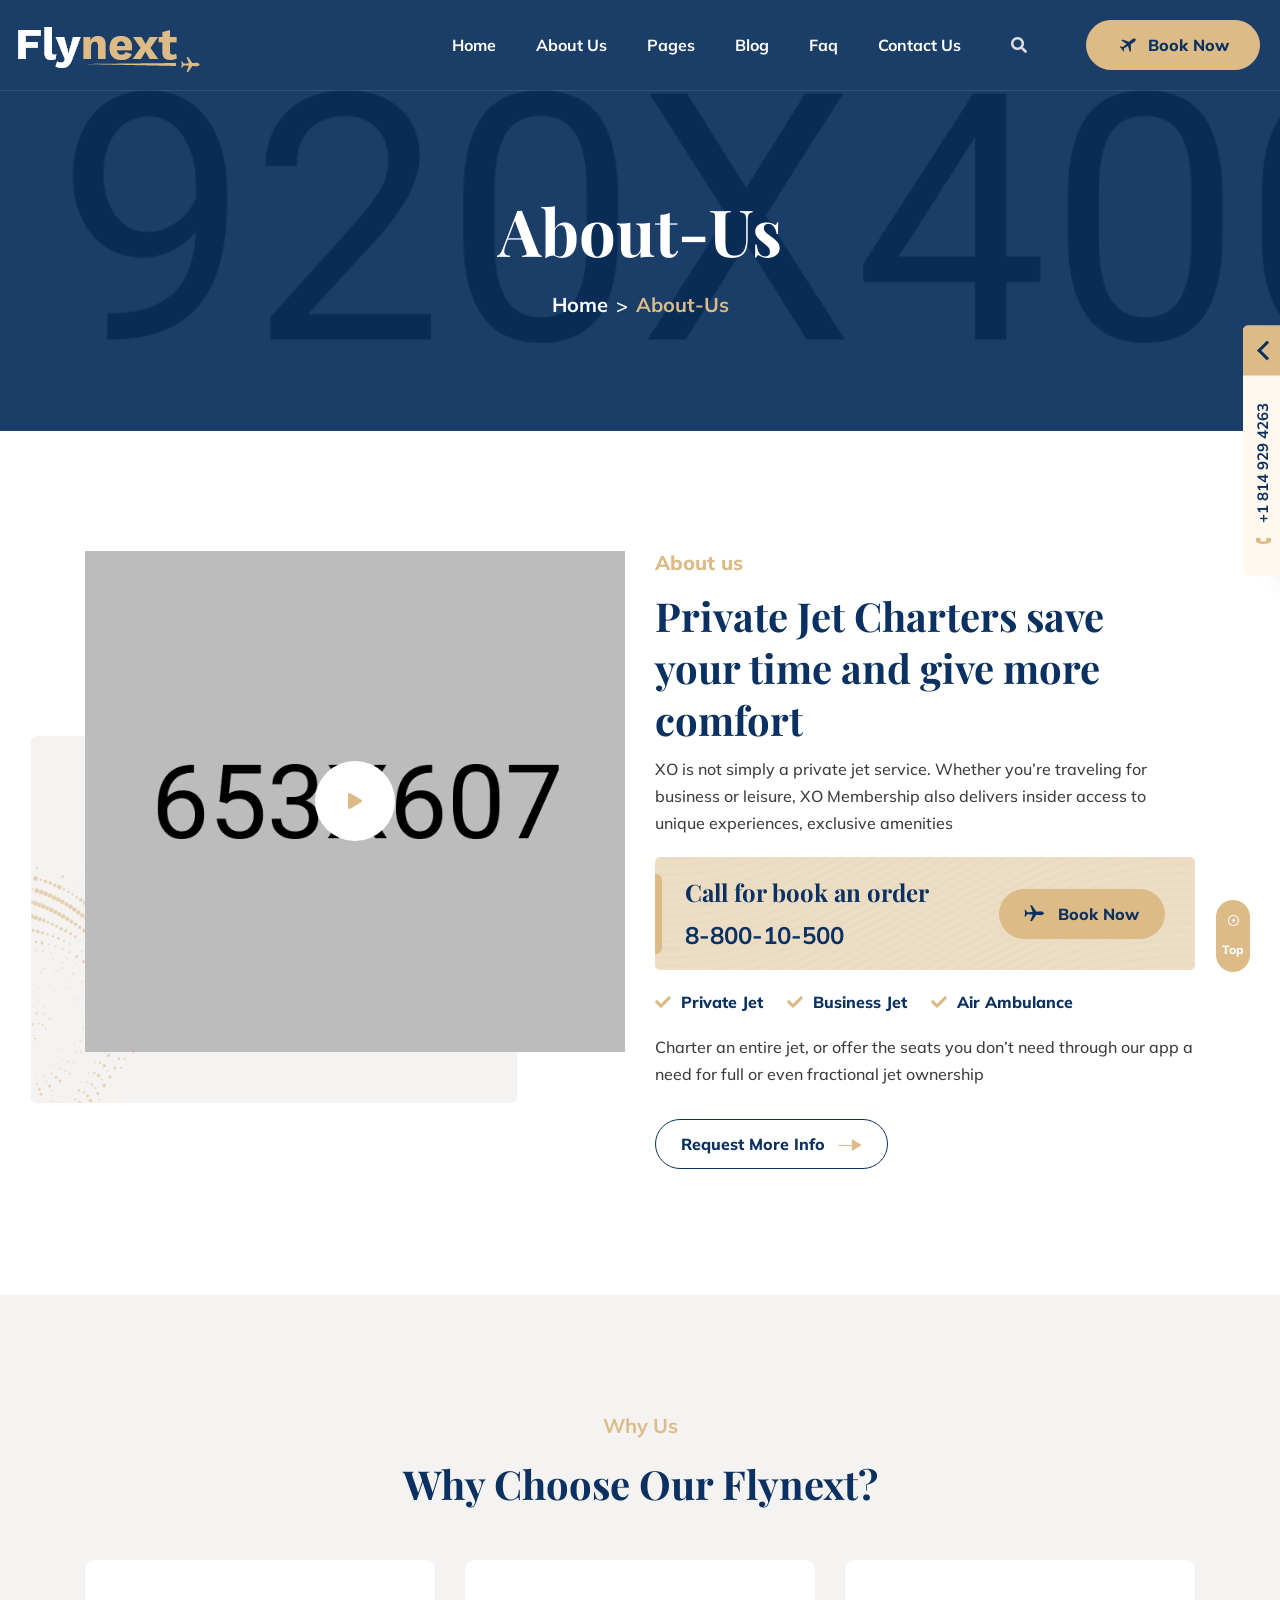
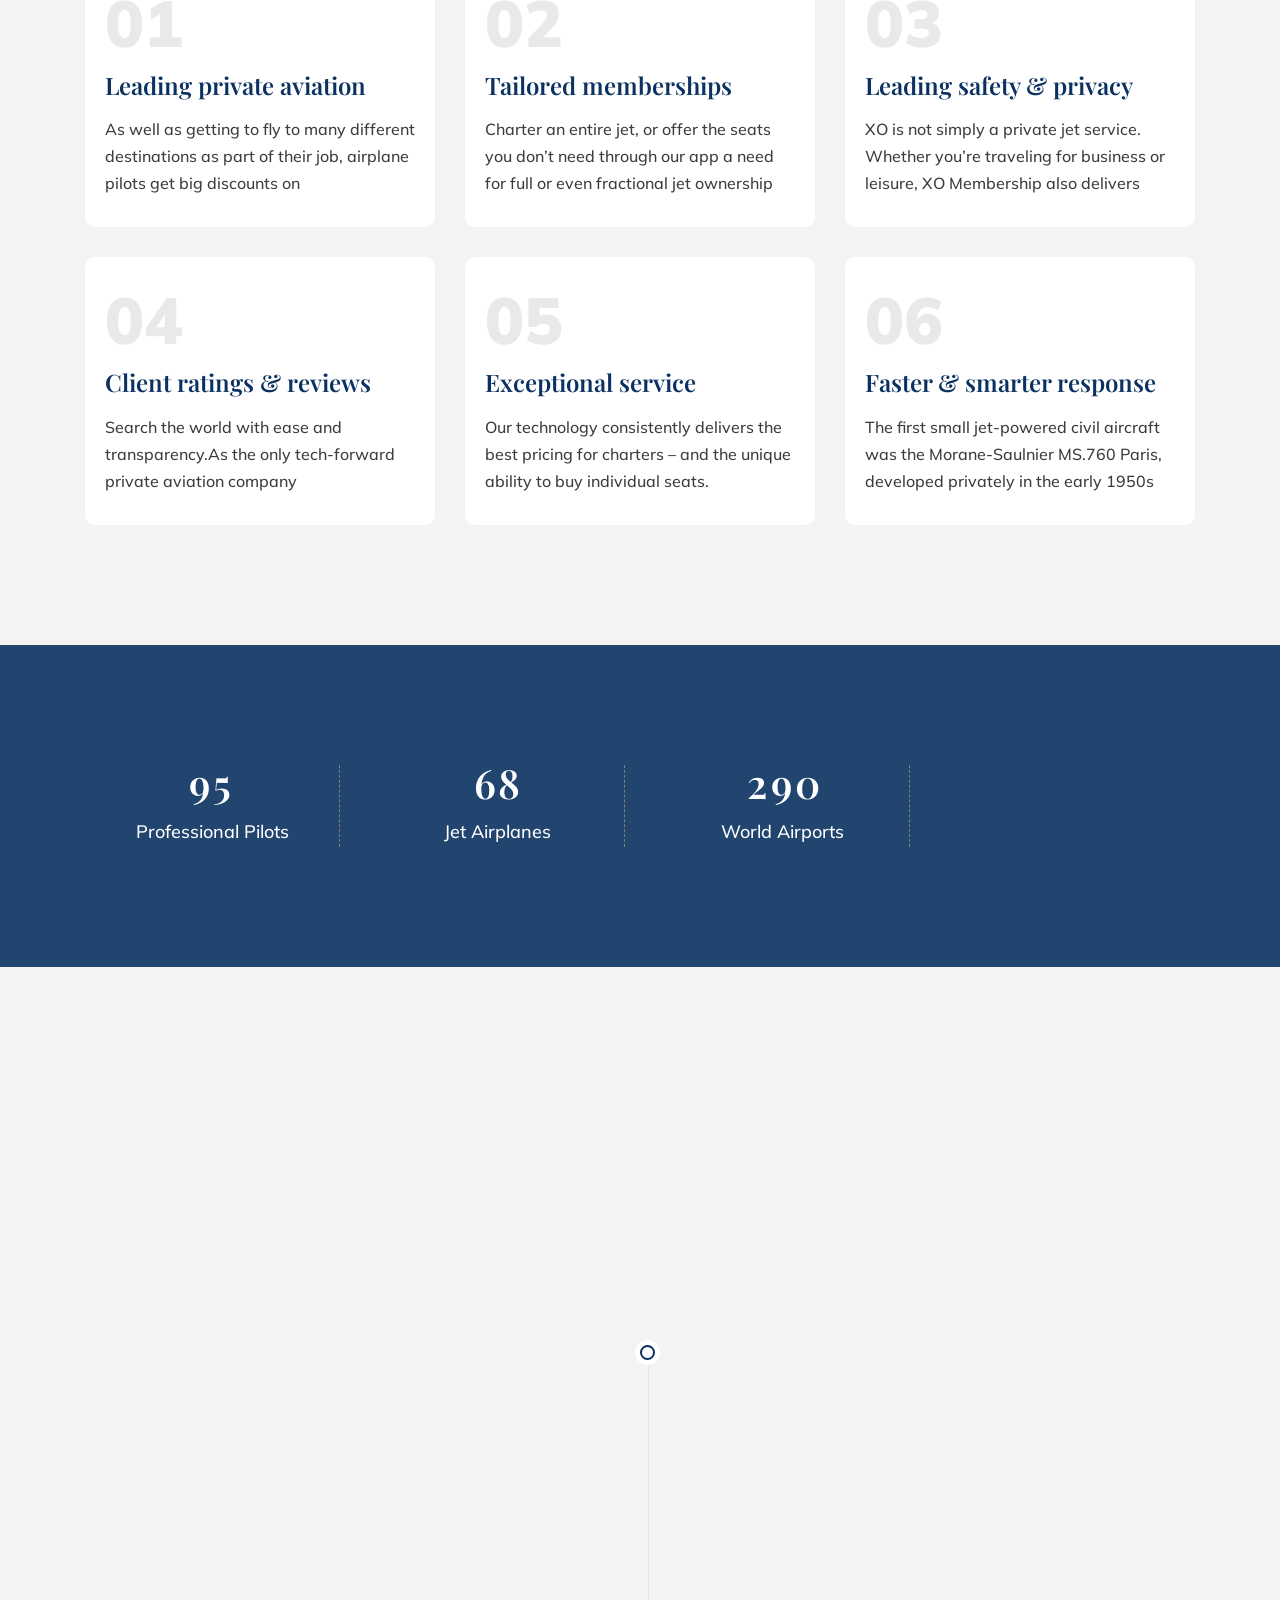
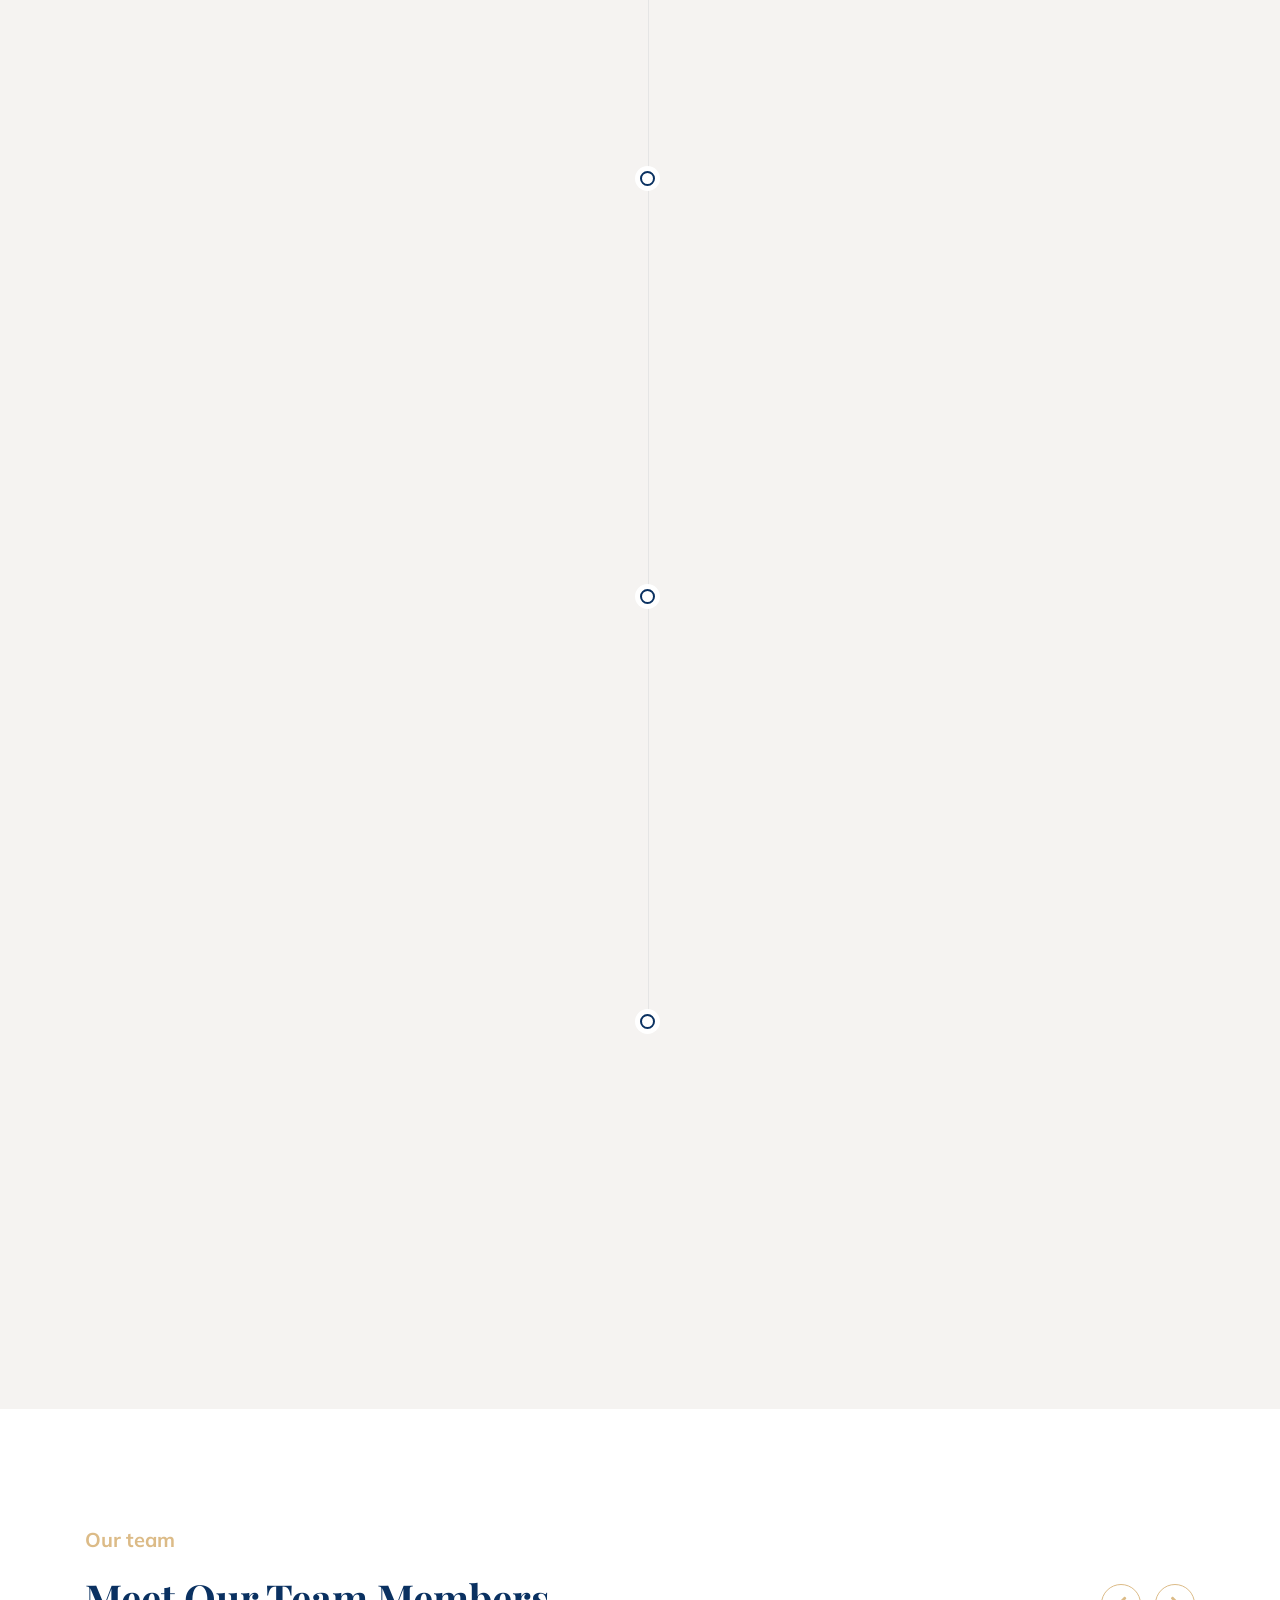
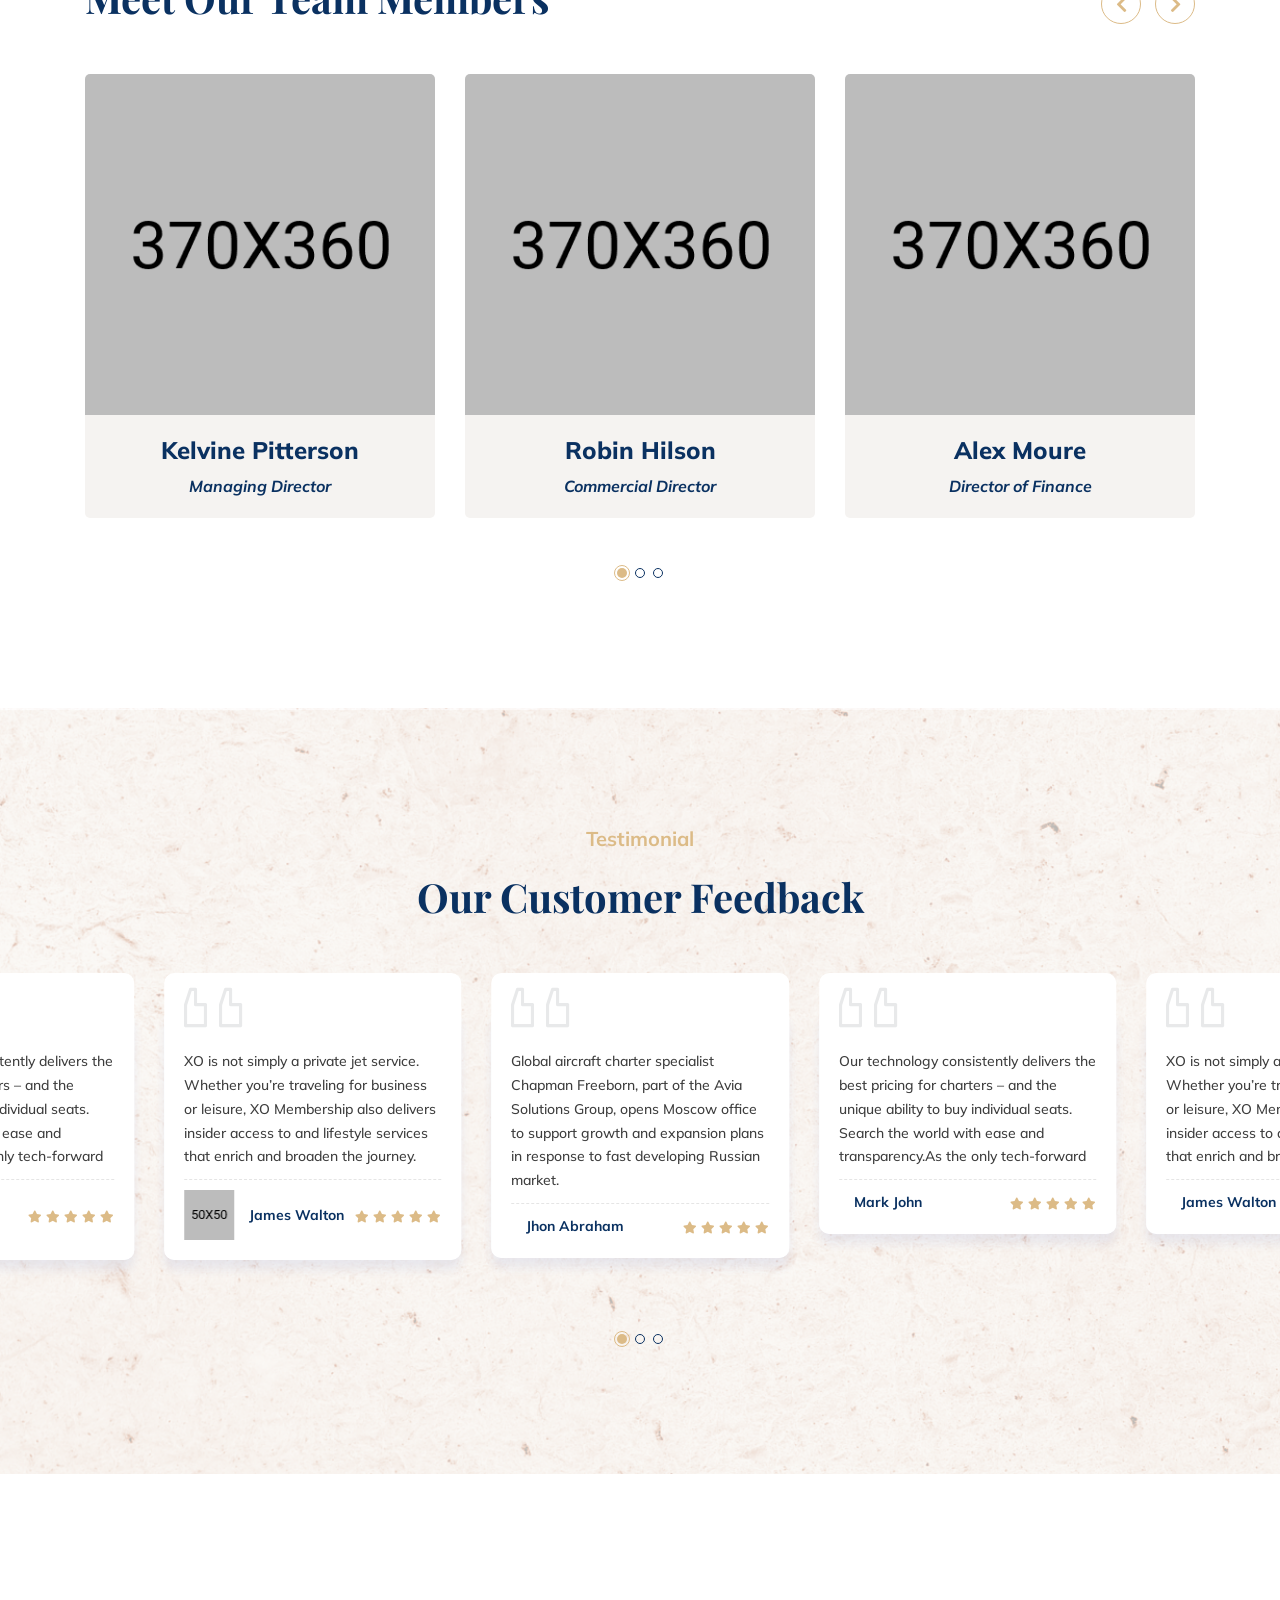
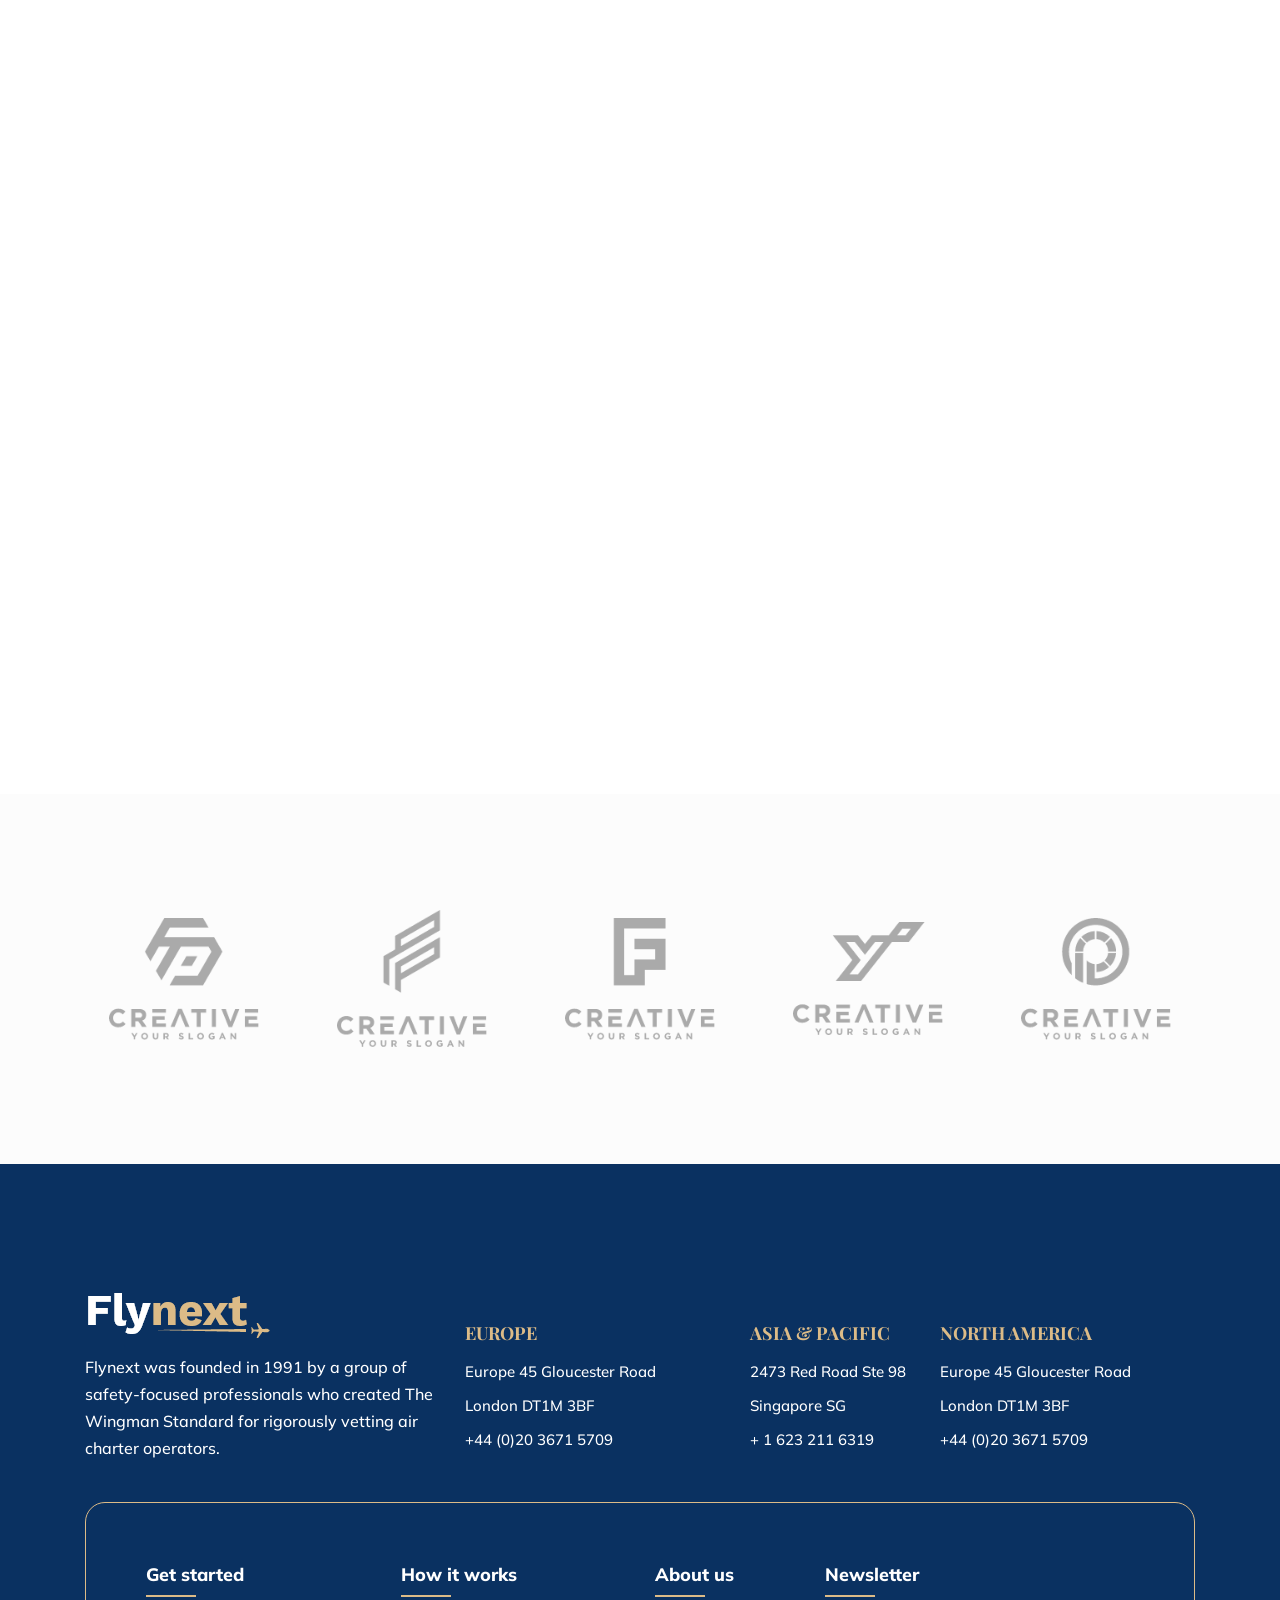
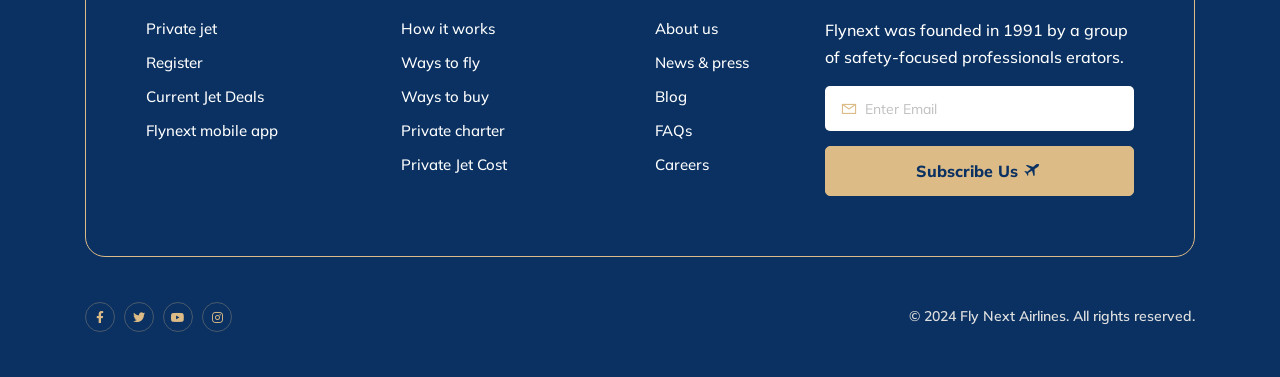
<file: public/template/about.html>
<!DOCTYPE html>
<html lang="en">

<head>
    <meta charset="UTF-8">
    <meta name="viewport" content="width=device-width, initial-scale=1.0">
    <meta http-equiv="X-UA-Compatible" content="ie=edge">
    <title>Charter Flight & Aviation School HTML Template</title>
    <link rel="preconnect" href="https://fonts.googleapis.com">
    <link rel="preconnect" href="https://fonts.gstatic.com" crossorigin>
    <link
        href="https://fonts.googleapis.com/css2?family=Mulish:ital,wght@0,200;0,300;0,400;0,500;0,600;0,700;0,800;0,900;1,200;1,300;1,400;1,500;1,600;1,700;1,800;1,900&family=Playfair+Display:ital,wght@0,400;0,500;0,600;0,700;0,800;0,900;1,400;1,500;1,600;1,700;1,800;1,900&display=swap"
        rel="stylesheet">
    <!-- fontawesome css link -->
    <link rel="stylesheet" href="assets/css/fontawesome-all.min.css">
    <!-- bootstrap css link -->
    <link rel="stylesheet" href="assets/css/bootstrap.min.css">
    <!-- favicon -->
    <link rel="shortcut icon" href="assets/images/fav.png" type="image/x-icon">
    <!-- swipper css link -->
    <link rel="stylesheet" href="assets/css/swiper.min.css">
    <!-- lightcase css links -->
    <link rel="stylesheet" href="assets/css/lightcase.css">
    <!-- odometer css link -->
    <link rel="stylesheet" href="assets/css/odometer.css">
    <!-- line-awesome-icon css -->
    <link rel="stylesheet" href="assets/css/icomoon.css">
    <!-- line-awesome-icon css -->
    <link rel="stylesheet" href="assets/css/line-awesome.min.css">
    <!-- animate.css -->
    <link rel="stylesheet" href="assets/css/animate.css">
    <!-- aos.css -->
    <link rel="stylesheet" href="assets/css/aos.css">
    <!-- nice select css -->
    <link rel="stylesheet" href="assets/css/nice-select.css">
    <!-- main style css link -->
    <link rel="stylesheet" href="assets/css/style.css">
</head>

<body>


    <div class="page-wrapper">

        <!--~~~~~~~~~~~~~~~~~~~~~~~~~~~~~~~~~~~~~~~
        Start Preloader
    ~~~~~~~~~~~~~~~~~~~~~~~~~~~~~~~~~~~~~~~~-->
        <div class="preloader">
            <svg class="svg-loader" xmlns="http://www.w3.org/2000/svg" width="230" height="230">
                <path class="loader__path"
                    d="M86.429 40c63.616-20.04 101.511 25.08 107.265 61.93 6.487 41.54-18.593 76.99-50.6 87.643-59.46 19.791-101.262-23.577-107.142-62.616C29.398 83.441 59.945 48.343 86.43 40z"
                    fill="none" stroke="#0099cc" stroke-width="4" stroke-linecap="round" stroke-linejoin="round"
                    stroke-dasharray="10 10 10 10 10 10 10 432" stroke-dashoffset="77" />
                <path class="loader__plane"
                    d="M141.493 37.93c-1.087-.927-2.942-2.002-4.32-2.501-2.259-.824-3.252-.955-9.293-1.172-4.017-.146-5.197-.23-5.47-.37-.766-.407-1.526-1.448-7.114-9.773-4.8-7.145-5.344-7.914-6.327-8.976-1.214-1.306-1.396-1.378-3.79-1.473-1.036-.04-2-.043-2.153-.002-.353.1-.87.586-1 .952-.139.399-.076.71.431 2.22.241.72 1.029 3.386 1.742 5.918 1.644 5.844 2.378 8.343 2.863 9.705.206.601.33 1.1.275 1.125-.24.097-10.56 1.066-11.014 1.032a3.532 3.532 0 0 1-1.002-.276l-.487-.246-2.044-2.613c-2.234-2.87-2.228-2.864-3.35-3.309-.717-.287-2.82-.386-3.276-.163-.457.237-.727.644-.737 1.152-.018.39.167.805 1.916 4.373 1.06 2.166 1.964 4.083 1.998 4.27.04.179.004.521-.076.75-.093.228-1.109 2.064-2.269 4.088-1.921 3.34-2.11 3.711-2.123 4.107-.008.25.061.557.168.725.328.512.72.644 1.966.676 1.32.029 2.352-.236 3.05-.762.222-.171 1.275-1.313 2.412-2.611 1.918-2.185 2.048-2.32 2.45-2.505.241-.111.601-.232.82-.271.267-.058 2.213.201 5.912.8 3.036.48 5.525.894 5.518.914 0 .026-.121.306-.27.638-.54 1.198-1.515 3.842-3.35 9.021-1.029 2.913-2.107 5.897-2.4 6.62-.703 1.748-.725 1.833-.594 2.286.137.46.45.833.872 1.012.41.177 3.823.24 4.37.085.852-.25 1.44-.688 2.312-1.724 1.166-1.39 3.169-3.948 6.771-8.661 5.8-7.583 6.561-8.49 7.387-8.702.233-.065 2.828-.056 5.784.011 5.827.138 6.64.09 8.62-.5 2.24-.67 4.035-1.65 5.517-3.016 1.136-1.054 1.135-1.014.207-1.962-.357-.38-.767-.777-.902-.893z"
                    fill="#000033" /></svg>
        </div>
        <!--~~~~~~~~~~~~~~~~~~~~~~~~~~~~~~~~~~~~~~~
        End Preloader
    ~~~~~~~~~~~~~~~~~~~~~~~~~~~~~~~~~~~~~~~~-->


        <!--~~~~~~~~~~~~~~~~~~~~~~~~~~~~~~~~~~~~~~~
        Start Header
    ~~~~~~~~~~~~~~~~~~~~~~~~~~~~~~~~~~~~~~~~-->
        <header class="header-section header-section-one header-two">
            <div class="header">
                <div class="header-bottom-area">
                    <div class="container-fluid">
                        <div class="header-menu-content">
                            <nav class="navbar navbar-expand-lg p-0">
                                <a class="site-logo site-title" href="index.html"><img src="assets/images/logo.png"
                                        alt="site-logo"></a>
                                <button class="navbar-toggler ml-auto" type="button" data-toggle="collapse"
                                    data-target="#navbarSupportedContent" aria-controls="navbarSupportedContent"
                                    aria-expanded="false" aria-label="Toggle navigation">
                                    <span class="fas fa-bars"></span>
                                </button>
                                <div class="collapse navbar-collapse" id="navbarSupportedContent">
                                    <ul class="navbar-nav main-menu ml-auto">
                                        <li class="menu_has_children"><a href="#0">Home</a>
                                            <ul class="sub-menu">
                                                <li><a href="index.html">Home One</a></li>
                                                <li><a href="index-two.html">Home Two</a></li>
                                                <li><a href="index-dark.html">Home Dark</a></li>
                                            </ul>
                                        </li>
                                        <li><a href="about.html">About Us</a></li>
                                        <li class="menu_has_children"><a href="#0">Pages</a>
                                            <ul class="sub-menu">
                                                <li><a href="service.html">Service</a></li>
                                                <li><a href="service-details.html">Service Details</a></li>
                                                <li><a href="deals.html">Deals</a></li>
                                                <li><a href="deals-details.html">Deals Details</a></li>
                                                <li><a href="package.html">Package</a></li>
                                                <li><a href="package-details.html">Package Details</a></li>
                                                <li><a href="course.html">Our Course</a></li>
                                                <li><a href="course-details.html">Course Details</a></li>
                                                <li><a href="team.html">Our Team</a></li>
                                                <li><a href="team-details.html">Team Details</a></li>
                                                <li><a href="faq.html">FAQ</a></li>
                                                <li><a href="register.html">Sign Up</a></li>
                                                <li><a href="login.html">Sign In</a></li>
                                                <li><a href="404.html">404 Page</a></li>
                                            </ul>
                                        </li>
                                        <li class="menu_has_children"><a href="#0">Blog</a>
                                            <ul class="sub-menu">
                                                <li><a href="blog.html">Blog</a></li>
                                                <li><a href="blog-classic.html">Blog Classic</a></li>
                                                <li><a href="blog-details.html">Blog Details</a></li>
                                            </ul>
                                        </li>
                                        <li><a href="faq.html">Faq</a></li>
                                        <li><a href="contact.html">Contact Us</a></li>
                                    </ul>
                                    <div class="header-right">
                                        <div class="search-bar d-none d-lg-block">
                                            <a href="#0"><i class="fas fa-search"></i></a>
                                            <div class="header-top-search-area">
                                                <form class="header-search-form"
                                                    action="https://gamblingscript.com/search" method="GET">
                                                    <input type="search" name="keyword" id="header_search"
                                                        placeholder="Search Product...">
                                                    <button class="header-search-btn"><i
                                                            class="fas fa-search"></i></button>
                                                </form>
                                            </div>
                                        </div>
                                        <div class="header-action-area">
                                            <a href="service-details.html" class="action-btn two"><i
                                                    class="icon-btn-icon"></i></a>
                                            <div class="header-action">
                                                <a href="service-details.html" class="btn--base"><i
                                                        class="icon-btn-icon"></i> Book Now</a>
                                            </div>
                                        </div>
                                    </div>
                                </div>
                            </nav>
                        </div>
                    </div>
                </div>
            </div>
        </header>
        <!--~~~~~~~~~~~~~~~~~~~~~~~~~~~~~~~~~~~~~~~
        End Header
    ~~~~~~~~~~~~~~~~~~~~~~~~~~~~~~~~~~~~~~~~-->


        <!--~~~~~~~~~~~~~~~~~~~~~~~~~~~~~~~~~~~~~~~
        Start Banner
    ~~~~~~~~~~~~~~~~~~~~~~~~~~~~~~~~~~~~~~~~-->
        <section class="banner-section inner-banner-section bg-overlay-black bg_img"
            data-background="assets/images/bg/inner-bg.png">
            <div class="container-fluid">
                <div class="row justify-content-center align-items-center">
                    <div class="col-xl-12 text-center">
                        <div class="banner-content">
                            <h1 class="title">About-Us</h1>
                            <div class="breadcrumb-area">
                                <nav aria-label="breadcrumb">
                                    <ol class="breadcrumb">
                                        <li class="breadcrumb-item"><a href="index.html">Home</a></li>
                                        <li class="breadcrumb-item active" aria-current="page">About-Us</li>
                                    </ol>
                                </nav>
                            </div>
                        </div>
                    </div>
                </div>
            </div>
        </section>
        <!--~~~~~~~~~~~~~~~~~~~~~~~~~~~~~~~~~~~~~~~
        End Banner
    ~~~~~~~~~~~~~~~~~~~~~~~~~~~~~~~~~~~~~~~~-->


        <!--~~~~~~~~~~~~~~~~~~~~~~~~~~~~~~~~~~~~~~~
        Start Scroll-To-Top
    ~~~~~~~~~~~~~~~~~~~~~~~~~~~~~~~~~~~~~~~~-->
        <a href="#" class="scrollToTop">
            <i class="las la-dot-circle"></i>
            <span>Top</span>
        </a>
        <!--~~~~~~~~~~~~~~~~~~~~~~~~~~~~~~~~~~~~~~~
        End Scroll-To-Top
    ~~~~~~~~~~~~~~~~~~~~~~~~~~~~~~~~~~~~~~~~-->


        <!--~~~~~~~~~~~~~~~~~~~~~~~~~~~~~~~~~~~~~~~
        Start Call-widget
    ~~~~~~~~~~~~~~~~~~~~~~~~~~~~~~~~~~~~~~~~-->
        <div class="call-widget-wrapper">
            <button type="button" class="call-widget-btn"><span class="num"><i class="icon-call-icon"></i> +1 814 929
                    4263</span> <span class="arrow"></span></button>
            <div class="call-widget-form-area">
                <form class="book-form">
                    <div class="row justify-content-center mb-20-none">
                        <div class="col-xl-3 col-lg-3 col-md-6 col-sm-6 form-group">
                            <div class="book-select">
                                <label>From</label>
                                <div class="book-form-icon">
                                    <i class="icon-from-airplane"></i>
                                </div>
                                <select class="book-select form--control">
                                    <option value="dhaka" selected>Dhaka</option>
                                    <option value="london">London</option>
                                </select>
                            </div>
                        </div>
                        <div class="col-xl-3 col-lg-3 col-md-6 col-sm-6 form-group">
                            <div class="book-select">
                                <label>To</label>
                                <div class="book-form-icon">
                                    <i class="icon-to-airplane"></i>
                                </div>
                                <select class="book-select form--control">
                                    <option value="london" selected>London</option>
                                    <option value="dhaka">Dhaka</option>
                                </select>
                            </div>
                        </div>
                        <div class="col-xl-3 col-lg-3 col-md-6 col-sm-6 form-group">
                            <div class="book-select">
                                <label>Date</label>
                                <div class="book-form-icon">
                                    <i class="icon-schedule-icon"></i>
                                </div>
                                <select class="book-select form--control">
                                    <option value="25/12/2021" selected>25/12/2021</option>
                                    <option value="30/12/2021">30/12/2021</option>
                                </select>
                            </div>
                        </div>
                        <div class="col-xl-3 col-lg-4 col-md-6 col-sm-6 form-group">
                            <label>Passenger</label>
                            <div class="book-quantity">
                                <div class="book-plus-minus">
                                    <div class="dec qtybutton">-</div>
                                    <input class="book-plus-minus-box qty" type="text" name="qty" value="1" readonly>
                                    <div class="inc qtybutton">+</div>
                                </div>
                            </div>
                        </div>
                        <div class="col-xl-12 form-group">
                            <button type="submit" class="btn--base w-100 mt-10"><i class="icon-btn-icon"></i> Book
                                Now</button>
                        </div>
                    </div>
                </form>
            </div>
        </div>
        <!--~~~~~~~~~~~~~~~~~~~~~~~~~~~~~~~~~~~~~~~
        End Call-widget
    ~~~~~~~~~~~~~~~~~~~~~~~~~~~~~~~~~~~~~~~~-->


        <!--~~~~~~~~~~~~~~~~~~~~~~~~~~~~~~~~~~~~~~~
        Start About
    ~~~~~~~~~~~~~~~~~~~~~~~~~~~~~~~~~~~~~~~~-->
        <section class="about-section about--style page-wrapper-two ptb-120">
            <div class="container">
                <div class="row justify-content-center mb-30-none">
                    <div class="col-xl-6 col-lg-6 mb-30">
                        <div class="about-thumb" data-aos="fade-right" data-aos-duration="1200">
                            <img src="assets/images/about-two.png" alt="about">
                            <div class="about-element-two" data-aos="fade-up" data-aos-duration="1200">
                                <img src="assets/images/element/element-15.png" alt="element">
                            </div>
                            <div class="about-video-wrapper">
                                <div class="video-main">
                                    <div class="promo-video">
                                        <div class="waves-block">
                                            <div class="waves wave-1"></div>
                                            <div class="waves wave-2"></div>
                                            <div class="waves wave-3"></div>
                                        </div>
                                    </div>
                                    <a class="video-icon" data-rel="lightcase:myCollection"
                                        href="https://www.youtube.com/embed/Hw4ctvV25H0">
                                        <i class="fas fa-play"></i>
                                    </a>
                                </div>
                            </div>
                        </div>
                    </div>
                    <div class="col-xl-6 col-lg-6 mb-30">
                        <div class="about-content" data-aos="fade-left" data-aos-duration="1200">
                            <span class="sub-title text--base">About us</span>
                            <h2 class="title">Private Jet Charters save your
                                time and give more comfort</h2>
                            <p>XO is not simply a private jet service. Whether you’re traveling for business or leisure,
                                XO Membership also delivers insider access to unique experiences, exclusive amenities
                            </p>
                            <div class="about-book-area">
                                <div class="about-book-element">
                                    <img src="assets/images/element/element-7.png" alt="element">
                                </div>
                                <div class="about-book-left">
                                    <h3 class="call-title">Call for book an order</h3>
                                    <span class="call"><a href="tel:8-800-10-500">8-800-10-500</a></span>
                                </div>
                                <div class="about-book-right">
                                    <a href="service-details.html" class="btn--base"><i class="icon-btn-icon-v2"></i>
                                        Book Now</a>
                                </div>
                            </div>
                            <div class="about-list-area">
                                <ul class="about-list">
                                    <li><i class="fas fa-check"></i> Private Jet</li>
                                    <li><i class="fas fa-check"></i> Business Jet</li>
                                    <li><i class="fas fa-check"></i> Air Ambulance</li>
                                </ul>
                            </div>
                            <p>Charter an entire jet, or offer the seats you don’t need through our app a need for full
                                or even fractional jet ownership</p>
                            <div class="about-footer-btn">
                                <a href="contact.html" class="btn--base">Request More Info <i
                                        class="icon-Group-2361 ml-2"></i></a>
                            </div>
                        </div>
                    </div>
                </div>
            </div>
        </section>
        <!--~~~~~~~~~~~~~~~~~~~~~~~~~~~~~~~~~~~~~~~
        End About
    ~~~~~~~~~~~~~~~~~~~~~~~~~~~~~~~~~~~~~~~~-->


        <!--~~~~~~~~~~~~~~~~~~~~~~~~~~~~~~~~~~~~~~~
        Start Choose
    ~~~~~~~~~~~~~~~~~~~~~~~~~~~~~~~~~~~~~~~~-->
        <section class="choose-section bg--gray ptb-120">
            <div class="container">
                <div class="row justify-content-center">
                    <div class="col-xl-12 text-center">
                        <div class="section-header">
                            <span class="sub-title"><span>Why Us</span></span>
                            <h2 class="section-title">Why Choose Our Flynext?</h2>
                        </div>
                    </div>
                </div>
                <div class="row justify-content-center mb-30-none">
                    <div class="col-xl-4 col-lg-4 col-md-6 col-sm-6 mb-30">
                        <div class="choose-item">
                            <div class="choose-thumb">
                                <img src="assets/images/choose.png" alt="choose">
                            </div>
                            <span class="num">01</span>
                            <h3 class="title">Leading private aviation</h3>
                            <p>As well as getting to fly to many different
                                destinations as part of their job, airplane
                                pilots get big discounts on</p>
                        </div>
                    </div>
                    <div class="col-xl-4 col-lg-4 col-md-6 col-sm-6 mb-30">
                        <div class="choose-item">
                            <div class="choose-thumb">
                                <img src="assets/images/choose.png" alt="choose">
                            </div>
                            <span class="num">02</span>
                            <h3 class="title">Tailored memberships</h3>
                            <p>Charter an entire jet, or offer the seats you don’t need through our app a need for full
                                or even fractional jet ownership</p>
                        </div>
                    </div>
                    <div class="col-xl-4 col-lg-4 col-md-6 col-sm-6 mb-30">
                        <div class="choose-item">
                            <div class="choose-thumb">
                                <img src="assets/images/choose.png" alt="choose">
                            </div>
                            <span class="num">03</span>
                            <h3 class="title">Leading safety & privacy</h3>
                            <p>XO is not simply a private jet service. Whether you’re traveling for business or leisure,
                                XO Membership also delivers</p>
                        </div>
                    </div>
                    <div class="col-xl-4 col-lg-4 col-md-6 col-sm-6 mb-30">
                        <div class="choose-item">
                            <div class="choose-thumb">
                                <img src="assets/images/choose.png" alt="choose">
                            </div>
                            <span class="num">04</span>
                            <h3 class="title">Client ratings & reviews</h3>
                            <p>Search the world with ease and transparency.As the only tech-forward private aviation
                                company</p>
                        </div>
                    </div>
                    <div class="col-xl-4 col-lg-4 col-md-6 col-sm-6 mb-30">
                        <div class="choose-item">
                            <div class="choose-thumb">
                                <img src="assets/images/choose.png" alt="choose">
                            </div>
                            <span class="num">05</span>
                            <h3 class="title">Exceptional service</h3>
                            <p>Our technology consistently delivers the best pricing for charters – and the unique
                                ability to buy individual seats.</p>
                        </div>
                    </div>
                    <div class="col-xl-4 col-lg-4 col-md-6 col-sm-6 mb-30">
                        <div class="choose-item">
                            <div class="choose-thumb">
                                <img src="assets/images/choose.png" alt="choose">
                            </div>
                            <span class="num">06</span>
                            <h3 class="title">Faster & smarter response</h3>
                            <p>The first small jet-powered civil aircraft was the Morane-Saulnier MS.760 Paris,
                                developed privately in the early 1950s</p>
                        </div>
                    </div>
                </div>
            </div>
        </section>
        <!--~~~~~~~~~~~~~~~~~~~~~~~~~~~~~~~~~~~~~~~
        End Choose
    ~~~~~~~~~~~~~~~~~~~~~~~~~~~~~~~~~~~~~~~~-->


        <!--~~~~~~~~~~~~~~~~~~~~~~~~~~~~~~~~~~~~~~~
        Start Statistics
    ~~~~~~~~~~~~~~~~~~~~~~~~~~~~~~~~~~~~~~~~-->
        <section class="statistics-section bg-overlay-black ptb-120 bg_img" data-background="assets/images/bg/bg-2.png">
            <div class="container">
                <div class="statistics-area">
                    <div class="row mb-30-none">
                        <div class="col-xl-3 col-lg-3 col-md-6 col-sm-6 mb-30">
                            <div class="statistics-item">
                                <div class="statistics-content">
                                    <div class="odo-area">
                                        <h3 class="odo-title odometer" data-odometer-final="95">0</h3>
                                    </div>
                                    <p>Professional Pilots</p>
                                </div>
                            </div>
                        </div>
                        <div class="col-xl-3 col-lg-3 col-md-6 col-sm-6 mb-30">
                            <div class="statistics-item">
                                <div class="statistics-content">
                                    <div class="odo-area">
                                        <h3 class="odo-title odometer" data-odometer-final="68">0</h3>
                                    </div>
                                    <p>Jet Airplanes</p>
                                </div>
                            </div>
                        </div>
                        <div class="col-xl-3 col-lg-3 col-md-6 col-sm-6 mb-30">
                            <div class="statistics-item">
                                <div class="statistics-content">
                                    <div class="odo-area">
                                        <h3 class="odo-title odometer" data-odometer-final="290">0</h3>
                                    </div>
                                    <p>World Airports</p>
                                </div>
                            </div>
                        </div>
                        <div class="col-xl-3 col-lg-3 col-md-6 col-sm-6 mb-30">
                            <div class="statistics-item" data-aos="zoom-in" data-aos-duration="1200">
                                <div class="statistics-content">
                                    <div class="odo-area">
                                        <h3 class="odo-title odometer" data-odometer-final="195">0</h3>
                                    </div>
                                    <p>Directions</p>
                                </div>
                            </div>
                        </div>

                    </div>
                </div>
            </div>
        </section>
        <!--~~~~~~~~~~~~~~~~~~~~~~~~~~~~~~~~~~~~~~~
        End Statistics
    ~~~~~~~~~~~~~~~~~~~~~~~~~~~~~~~~~~~~~~~~-->


        <!--~~~~~~~~~~~~~~~~~~~~~~~~~~~~~~~~~~~~~~~
        Start History
    ~~~~~~~~~~~~~~~~~~~~~~~~~~~~~~~~~~~~~~~~-->
        <section class="history-section bg--gray ptb-120">
            <div class="container">
                <div class="row justify-content-center">
                    <div class="col-xl-12 text-center">
                        <div class="section-header" data-aos="fade-up" data-aos-duration="1200">
                            <span class="sub-title"><span>Our History</span></span>
                            <h2 class="section-title">What Make Us Special</h2>
                        </div>
                    </div>
                </div>
                <div class="history-area">
                    <div class="history-item">
                        <div class="history-thumb" data-aos="fade-right" data-aos-duration="1200">
                            <img src="assets/images/history/history-1.png" alt="history">
                        </div>
                        <div class="history-content" data-aos="fade-left" data-aos-duration="1200">
                            <h2 class="year">2012</h2>
                            <h3 class="title">The First Private Jet</h3>
                            <p>The Morane-Saulnier MS.760 Paris had a gross weight of 7,650 pounds (3.47 t), initially
                                powered by two Turboméca Marboré turbojets of 880 pounds-force (3.9 kN) thrust.</p>
                        </div>
                    </div>
                    <div class="history-item">
                        <div class="history-thumb" data-aos="fade-left" data-aos-duration="1200">
                            <img src="assets/images/history/history-2.png" alt="history">
                        </div>
                        <div class="history-content" data-aos="fade-right" data-aos-duration="1200">
                            <h2 class="year">2016</h2>
                            <h3 class="title">The Gulfstream Era</h3>
                            <p>The Lockheed JetStar, designed to meet USAF UCX requirements and seating ten passengers
                                and two crew, first flew on 4 September 1957. A total of 204 aircraft (20.2 t) </p>
                        </div>
                    </div>
                    <div class="history-item">
                        <div class="history-thumb" data-aos="fade-right" data-aos-duration="1200">
                            <img src="assets/images/history/history-3.png" alt="history">
                        </div>
                        <div class="history-content" data-aos="fade-left" data-aos-duration="1200">
                            <h2 class="year">2018</h2>
                            <h3 class="title">The Gulfstream Era</h3>
                            <p>The smaller, 17,760 pounds (8.06 t) MTOW North American Sabreliner, tailored to the USAF
                                UTX requirement, first flew on 16 September 1958. Powered by two Pratt & Whitney.</p>
                        </div>
                    </div>
                    <div class="history-item">
                        <div class="history-thumb" data-aos="fade-left" data-aos-duration="1200">
                            <img src="assets/images/history/history-4.png" alt="history">
                        </div>
                        <div class="history-content" data-aos="fade-right" data-aos-duration="1200">
                            <h2 class="year">202X</h2>
                            <h3 class="title">Beyond Earth</h3>
                            <p>The 25,000 pounds (11 t) MTOW British Aerospace 125 first flew on 13 August 1962 as the
                                de Havilland DH.125, powered by two 3,000 pounds-force (13 kN) Armstrong Siddeley. </p>
                        </div>
                    </div>
                </div>
            </div>
        </section>
        <!--~~~~~~~~~~~~~~~~~~~~~~~~~~~~~~~~~~~~~~~
        End History
    ~~~~~~~~~~~~~~~~~~~~~~~~~~~~~~~~~~~~~~~~-->


        <!--~~~~~~~~~~~~~~~~~~~~~~~~~~~~~~~~~~~~~~~
        Start Team
    ~~~~~~~~~~~~~~~~~~~~~~~~~~~~~~~~~~~~~~~~-->
        <section class="team-section ptb-120">
            <div class="container">
                <div class="row">
                    <div class="col-xl-12">
                        <div class="section-header-wrapper">
                            <div class="section-header">
                                <span class="sub-title text--base">Our team</span>
                                <h2 class="section-title">Meet Our Team Members</h2>
                            </div>
                            <div class="slider-nav-area">
                                <div class="slider-prev">
                                    <i class="fas fa-chevron-left"></i>
                                </div>
                                <div class="slider-next">
                                    <i class="fas fa-chevron-right"></i>
                                </div>
                            </div>
                        </div>
                    </div>
                </div>
                <div class="row">
                    <div class="col-xl-12">
                        <div class="team-slider">
                            <div class="swiper-wrapper">
                                <div class="swiper-slide">
                                    <div class="team-item">
                                        <div class="team-thumb">
                                            <img src="assets/images/team/team-1.png" alt="team">
                                        </div>
                                        <div class="team-content">
                                            <h3 class="title"><a href="team-details.html">Kelvine Pitterson</a></h3>
                                            <span class="sub-title">Managing Director</span>
                                        </div>
                                        <div class="team-social-area">
                                            <ul class="team-social">
                                                <li><a href="#0"><i class="fab fa-facebook-f"></i></a></li>
                                                <li><a href="#0" class="active"><i class="fab fa-twitter"></i></a></li>
                                                <li><a href="#0"><i class="fab fa-youtube"></i></a></li>
                                                <li><a href="#0"><i class="fab fa-instagram"></i></a></li>
                                            </ul>
                                        </div>
                                    </div>
                                </div>
                                <div class="swiper-slide">
                                    <div class="team-item">
                                        <div class="team-thumb">
                                            <img src="assets/images/team/team-2.png" alt="team">
                                        </div>
                                        <div class="team-content">
                                            <h3 class="title"><a href="team-details.html">Robin Hilson</a></h3>
                                            <span class="sub-title">Commercial Director</span>
                                        </div>
                                        <div class="team-social-area">
                                            <ul class="team-social">
                                                <li><a href="#0"><i class="fab fa-facebook-f"></i></a></li>
                                                <li><a href="#0" class="active"><i class="fab fa-twitter"></i></a></li>
                                                <li><a href="#0"><i class="fab fa-youtube"></i></a></li>
                                                <li><a href="#0"><i class="fab fa-instagram"></i></a></li>
                                            </ul>
                                        </div>
                                    </div>
                                </div>
                                <div class="swiper-slide">
                                    <div class="team-item">
                                        <div class="team-thumb">
                                            <img src="assets/images/team/team-3.png" alt="team">
                                        </div>
                                        <div class="team-content">
                                            <h3 class="title"><a href="team-details.html">Alex Moure</a></h3>
                                            <span class="sub-title">Director of Finance</span>
                                        </div>
                                        <div class="team-social-area">
                                            <ul class="team-social">
                                                <li><a href="#0"><i class="fab fa-facebook-f"></i></a></li>
                                                <li><a href="#0" class="active"><i class="fab fa-twitter"></i></a></li>
                                                <li><a href="#0"><i class="fab fa-youtube"></i></a></li>
                                                <li><a href="#0"><i class="fab fa-instagram"></i></a></li>
                                            </ul>
                                        </div>
                                    </div>
                                </div>
                            </div>
                            <div class="swiper-pagination"></div>
                        </div>
                    </div>
                </div>
            </div>
        </section>
        <!--~~~~~~~~~~~~~~~~~~~~~~~~~~~~~~~~~~~~~~~
        End Team
    ~~~~~~~~~~~~~~~~~~~~~~~~~~~~~~~~~~~~~~~~-->


        <!--~~~~~~~~~~~~~~~~~~~~~~~~~~~~~~~~~~~~~~~
        Start Client
    ~~~~~~~~~~~~~~~~~~~~~~~~~~~~~~~~~~~~~~~~-->
        <section class="client-section ptb-120 bg_img" data-background="assets/images/bg/bg-5.png">
            <div class="container-fluid p-0">
                <div class="row justify-content-center">
                    <div class="col-xl-12 text-center">
                        <div class="section-header">
                            <span class="sub-title"><span>Testimonial</span></span>
                            <h2 class="section-title">Our Customer Feedback</h2>
                        </div>
                    </div>
                </div>
                <div class="row justify-content-center">
                    <div class="col-xl-12">
                        <div class="client-slider-two">
                            <div class="swiper-wrapper">
                                <div class="swiper-slide">
                                    <div class="client-item">
                                        <div class="client-quote">
                                            <i class="icon-quote"></i>
                                        </div>
                                        <div class="client-content">
                                            <p>Global aircraft charter specialist Chapman Freeborn, part of the Avia
                                                Solutions Group, opens Moscow office to support growth and expansion
                                                plans in response to fast developing Russian market. </p>
                                        </div>
                                        <div class="client-footer">
                                            <div class="client-post-meta">
                                                <div class="user-thumb">
                                                    <img src="assets/images/user.png" alt="user">
                                                </div>
                                                <span class="name">Jhon Abraham</span>
                                            </div>
                                            <span class="ratings">
                                                <i class="fas fa-star"></i>
                                                <i class="fas fa-star"></i>
                                                <i class="fas fa-star"></i>
                                                <i class="fas fa-star"></i>
                                                <i class="fas fa-star active"></i>
                                            </span>
                                        </div>
                                    </div>
                                </div>
                                <div class="swiper-slide">
                                    <div class="client-item">
                                        <div class="client-quote">
                                            <i class="icon-quote"></i>
                                        </div>
                                        <div class="client-content">
                                            <p>Our technology consistently delivers the best pricing for charters – and
                                                the unique ability to buy individual seats. Search the world with ease
                                                and transparency.As the only tech-forward </p>
                                        </div>
                                        <div class="client-footer">
                                            <div class="client-post-meta">
                                                <div class="user-thumb">
                                                    <img src="assets/images/user.png" alt="user">
                                                </div>
                                                <span class="name">Mark John</span>
                                            </div>
                                            <span class="ratings">
                                                <i class="fas fa-star"></i>
                                                <i class="fas fa-star"></i>
                                                <i class="fas fa-star"></i>
                                                <i class="fas fa-star"></i>
                                                <i class="fas fa-star active"></i>
                                            </span>
                                        </div>
                                    </div>
                                </div>
                                <div class="swiper-slide">
                                    <div class="client-item">
                                        <div class="client-quote">
                                            <i class="icon-quote"></i>
                                        </div>
                                        <div class="client-content">
                                            <p>XO is not simply a private jet service. Whether you’re traveling for
                                                business or leisure, XO Membership also delivers insider access to and
                                                lifestyle services that enrich and broaden the journey. </p>
                                        </div>
                                        <div class="client-footer">
                                            <div class="client-post-meta">
                                                <div class="user-thumb">
                                                    <img src="assets/images/user.png" alt="user">
                                                </div>
                                                <span class="name">James Walton</span>
                                            </div>
                                            <span class="ratings">
                                                <i class="fas fa-star"></i>
                                                <i class="fas fa-star"></i>
                                                <i class="fas fa-star"></i>
                                                <i class="fas fa-star"></i>
                                                <i class="fas fa-star active"></i>
                                            </span>
                                        </div>
                                    </div>
                                </div>
                            </div>
                            <div class="swiper-pagination"></div>
                        </div>
                    </div>
                </div>
            </div>
        </section>
        <!--~~~~~~~~~~~~~~~~~~~~~~~~~~~~~~~~~~~~~~~
        End Client
    ~~~~~~~~~~~~~~~~~~~~~~~~~~~~~~~~~~~~~~~~-->


        <!--~~~~~~~~~~~~~~~~~~~~~~~~~~~~~~~~~~~~~~~
        Start Faq
    ~~~~~~~~~~~~~~~~~~~~~~~~~~~~~~~~~~~~~~~~-->
        <section class="faq-section ptb-120">
            <div class="container">
                <div class="row justify-content-center mb-30-none">
                    <div class="col-xl-6 col-lg-7 mb-30" data-aos="fade-right" data-aos-duration="1200">
                        <div class="faq-header-area">
                            <span class="sub-title">FAQ</span>
                            <h2 class="title">Why you should choose our
                                services</h2>
                            <p>Do you have questions about flying privately? Wondering more about what’s included in our
                                25-Hour Fleet Access Membership.</p>
                            <ul class="faq-service-list">
                                <li><i class="las la-star"></i> Quality Services</li>
                                <li><i class="las la-star"></i> Affordable Cost</li>
                                <li><i class="las la-star"></i> Professional</li>
                            </ul>
                        </div>
                        <div class="faq-wrapper">
                            <div class="faq-item active open">
                                <h3 class="faq-title"><span class="title">1. What types of aircrafts are
                                        available?</span><span class="right-icon"></span></h3>
                                <div class="faq-content">
                                    <p>Whether you’re flying in a small, medium, or large group, VIP Jets offers a wide
                                        variety of aircrafts suited for groups of all sizes. With the VIP Jets 25-Hour
                                        Card, you have the flexibility to choose the size and age class.</p>
                                </div>
                            </div>
                            <div class="faq-item">
                                <h3 class="faq-title"><span class="title">2. How many people do they hold?</span><span
                                        class="right-icon"></span></h3>
                                <div class="faq-content">
                                    <p>Whether you’re flying in a small, medium, or large group, VIP Jets offers a wide
                                        variety of aircrafts suited for groups of all sizes. With the VIP Jets 25-Hour
                                        Card, you have the flexibility to choose the size and age class.</p>
                                </div>
                            </div>
                            <div class="faq-item">
                                <h3 class="faq-title"><span class="title">3. Can I use more than one of your aircrafts
                                        at a time?</span><span class="right-icon"></span></h3>
                                <div class="faq-content">
                                    <p>Whether you’re flying in a small, medium, or large group, VIP Jets offers a wide
                                        variety of aircrafts suited for groups of all sizes. With the VIP Jets 25-Hour
                                        Card, you have the flexibility to choose the size and age class.</p>
                                </div>
                            </div>
                            <div class="faq-item">
                                <h3 class="faq-title"><span class="title">4. Where can I fly on one of your private
                                        jets?</span><span class="right-icon"></span></h3>
                                <div class="faq-content">
                                    <p>Whether you’re flying in a small, medium, or large group, VIP Jets offers a wide
                                        variety of aircrafts suited for groups of all sizes. With the VIP Jets 25-Hour
                                        Card, you have the flexibility to choose the size and age class.</p>
                                </div>
                            </div>
                        </div>
                    </div>
                    <div class="col-xl-6 col-lg-5 mb-30">
                        <div class="faq-thumb" data-aos="fade-left" data-aos-duration="1200">
                            <img src="assets/images/faq.png" alt="faq">
                        </div>
                    </div>
                </div>
            </div>
        </section>
        <!--~~~~~~~~~~~~~~~~~~~~~~~~~~~~~~~~~~~~~~~
        End Faq
    ~~~~~~~~~~~~~~~~~~~~~~~~~~~~~~~~~~~~~~~~-->


        <!--~~~~~~~~~~~~~~~~~~~~~~~~~~~~~~~~~~~~~~~
        Start Brand
    ~~~~~~~~~~~~~~~~~~~~~~~~~~~~~~~~~~~~~~~~-->
        <div class="brand-section ptb-120">
            <div class="container">
                <div class="row justify-content-center mt-10-none mb-10-none">
                    <div class="col-xl-12 text-center">
                        <div class="brand-slider">
                            <div class="swiper-wrapper">
                                <div class="swiper-slide">
                                    <div class="brand-item">
                                        <img src="assets/images/brand/brand-1.png" alt="brand">
                                    </div>
                                </div>
                                <div class="swiper-slide">
                                    <div class="brand-item">
                                        <img src="assets/images/brand/brand-2.png" alt="brand">
                                    </div>
                                </div>
                                <div class="swiper-slide">
                                    <div class="brand-item">
                                        <img src="assets/images/brand/brand-3.png" alt="brand">
                                    </div>
                                </div>
                                <div class="swiper-slide">
                                    <div class="brand-item">
                                        <img src="assets/images/brand/brand-4.png" alt="brand">
                                    </div>
                                </div>
                                <div class="swiper-slide">
                                    <div class="brand-item">
                                        <img src="assets/images/brand/brand-5.png" alt="brand">
                                    </div>
                                </div>
                            </div>
                        </div>
                    </div>
                </div>
            </div>
        </div>
        <!--~~~~~~~~~~~~~~~~~~~~~~~~~~~~~~~~~~~~~~~
        End Brand
    ~~~~~~~~~~~~~~~~~~~~~~~~~~~~~~~~~~~~~~~~-->


        <!--~~~~~~~~~~~~~~~~~~~~~~~~~~~~~~~~~~~~~~~
        Start Footer
    ~~~~~~~~~~~~~~~~~~~~~~~~~~~~~~~~~~~~~~~~-->
        <footer class="footer-section section--bg pt-120">
            <div class="footer-element" data-aos="fade-left" data-aos-duration="1200">
                <img src="assets/images/element/element-1.png" alt="element">
            </div>
            <div class="container">
                <div class="footer-top-area">
                    <div class="row align-items-end mb-30-none">
                        <div class="col-xl-4 col-lg-3 col-md-6 mb-30">
                            <div class="footer-widget">
                                <div class="footer-logo">
                                    <a class="site-logo site-title" href="index.html"><img src="assets/images/logo.png"
                                            alt="site-logo"></a>
                                </div>
                                <p>Flynext was founded in 1991 by a group of safety-focused professionals who created
                                    The Wingman Standard for rigorously vetting air charter operators.</p>
                            </div>
                        </div>
                        <div class="col-xl-3 col-lg-3 col-md-6 mb-30">
                            <div class="footer-widget">
                                <h4 class="widget-title">EUROPE</h4>
                                <ul class="footer-list">
                                    <li><a href="#0">Europe 45 Gloucester Road</a></li>
                                    <li><a href="#0">London DT1M 3BF</a></li>
                                    <li><a href="#0">+44 (0)20 3671 5709</a></li>
                                </ul>
                            </div>
                        </div>
                        <div class="col-xl-2 col-lg-3 col-md-6 mb-30">
                            <div class="footer-widget">
                                <h4 class="widget-title">ASIA & PACIFIC</h4>
                                <ul class="footer-list">
                                    <li><a href="#0">2473 Red Road Ste 98</a></li>
                                    <li><a href="#0">Singapore SG</a></li>
                                    <li><a href="#0">+ 1 623 211 6319</a></li>
                                </ul>
                            </div>
                        </div>
                        <div class="col-xl-3 col-lg-3 col-md-6 mb-30">
                            <div class="footer-widget">
                                <h4 class="widget-title">NORTH AMERICA</h4>
                                <ul class="footer-list">
                                    <li><a href="#0">Europe 45 Gloucester Road</a></li>
                                    <li><a href="#0">London DT1M 3BF</a></li>
                                    <li><a href="#0">+44 (0)20 3671 5709</a></li>
                                </ul>
                            </div>
                        </div>
                    </div>
                </div>
                <div class="footer-bottom-area">
                    <div class="row mb-30-none">
                        <div class="col-xl-3 col-lg-3 col-md-6 mb-30">
                            <div class="footer-widget">
                                <h4 class="title">Get started</h4>
                                <ul class="footer-list">
                                    <li><a href="#0">Private jet</a></li>
                                    <li><a href="#0">Register</a></li>
                                    <li><a href="#0">Current Jet Deals</a></li>
                                    <li><a href="#0">Flynext mobile app</a></li>
                                </ul>
                            </div>
                        </div>
                        <div class="col-xl-3 col-lg-3 col-md-6 mb-30">
                            <div class="footer-widget">
                                <h4 class="title">How it works</h4>
                                <ul class="footer-list">
                                    <li><a href="#0">How it works</a></li>
                                    <li><a href="#0">Ways to fly</a></li>
                                    <li><a href="#0">Ways to buy</a></li>
                                    <li><a href="#0">Private charter</a></li>
                                    <li><a href="#0">Private Jet Cost</a></li>
                                </ul>
                            </div>
                        </div>
                        <div class="col-xl-2 col-lg-2 col-md-6 mb-30">
                            <div class="footer-widget">
                                <h4 class="title">About us</h4>
                                <ul class="footer-list">
                                    <li><a href="#0">About us</a></li>
                                    <li><a href="#0">News & press</a></li>
                                    <li><a href="#0">Blog</a></li>
                                    <li><a href="#0">FAQs</a></li>
                                    <li><a href="#0">Careers</a></li>
                                </ul>
                            </div>
                        </div>
                        <div class="col-xl-4 col-lg-4 col-md-6 mb-30">
                            <div class="footer-widget">
                                <h4 class="title">Newsletter</h4>
                                <p>Flynext was founded in 1991 by a group of safety-focused professionals erators.</p>
                                <form class="subscribe-form">
                                    <label class="subscribe-icon"><i class="las la-envelope"></i></label>
                                    <input type="email" class="form--control" placeholder="Enter Email">
                                    <button type="submit" class="btn--base">Subscribe Us <i
                                            class="icon-btn-icon ml-1"></i></button>
                                </form>
                            </div>
                        </div>
                    </div>
                </div>
                <div class="copyright-area">
                    <div class="social-area">
                        <ul class="footer-social">
                            <li><a href="#0"><i class="fab fa-facebook-f"></i></a></li>
                            <li><a href="#0" class="active"><i class="fab fa-twitter"></i></a></li>
                            <li><a href="#0"><i class="fab fa-youtube"></i></a></li>
                            <li><a href="#0"><i class="fab fa-instagram"></i></a></li>
                        </ul>
                    </div>
                    <p>© 2024 Fly Next Airlines. All rights reserved.</p>
                </div>
            </div>
        </footer>
        <!--~~~~~~~~~~~~~~~~~~~~~~~~~~~~~~~~~~~~~~~
        End Footer
    ~~~~~~~~~~~~~~~~~~~~~~~~~~~~~~~~~~~~~~~~-->
    </div>




    <!-- jquery -->
    <script src="assets/js/jquery.js"></script>
    <!-- bootstrap js -->
    <script src="assets/js/bootstrap.min.js"></script>
    <!-- swipper js -->
    <script src="assets/js/swiper.min.js"></script>
    <!-- lightcase js-->
    <script src="assets/js/lightcase.js"></script>
    <!-- odometer js -->
    <script src="assets/js/odometer.min.js"></script>
    <!-- viewport js -->
    <script src="assets/js/viewport.jquery.js"></script>
    <!-- progress js -->
    <script src="assets/js/circle-progress.min.js"></script>
    <!-- aos js file -->
    <script src="assets/js/aos.js"></script>
    <!-- nice select js -->
    <script src="assets/js/jquery.nice-select.js"></script>
    <!-- main -->
    <script src="assets/js/main.js"></script>


</body>

</html>
</file>
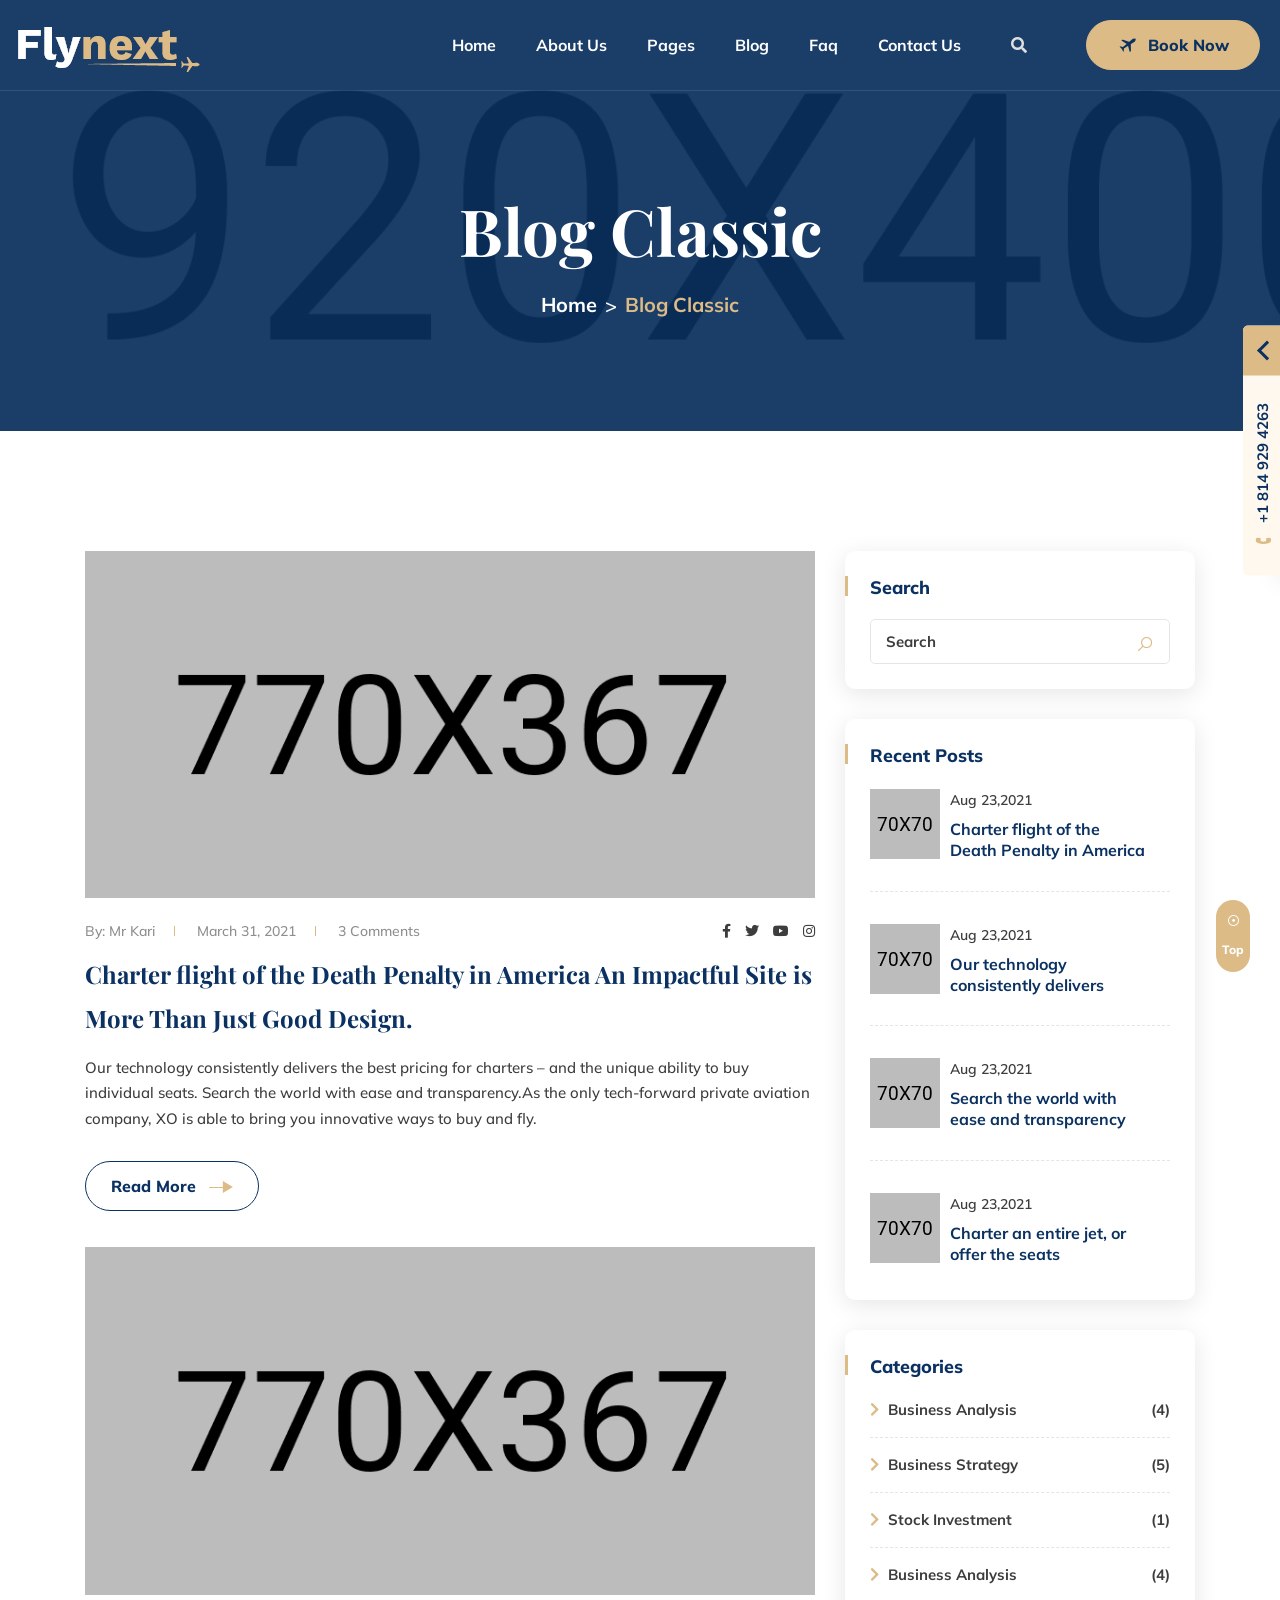
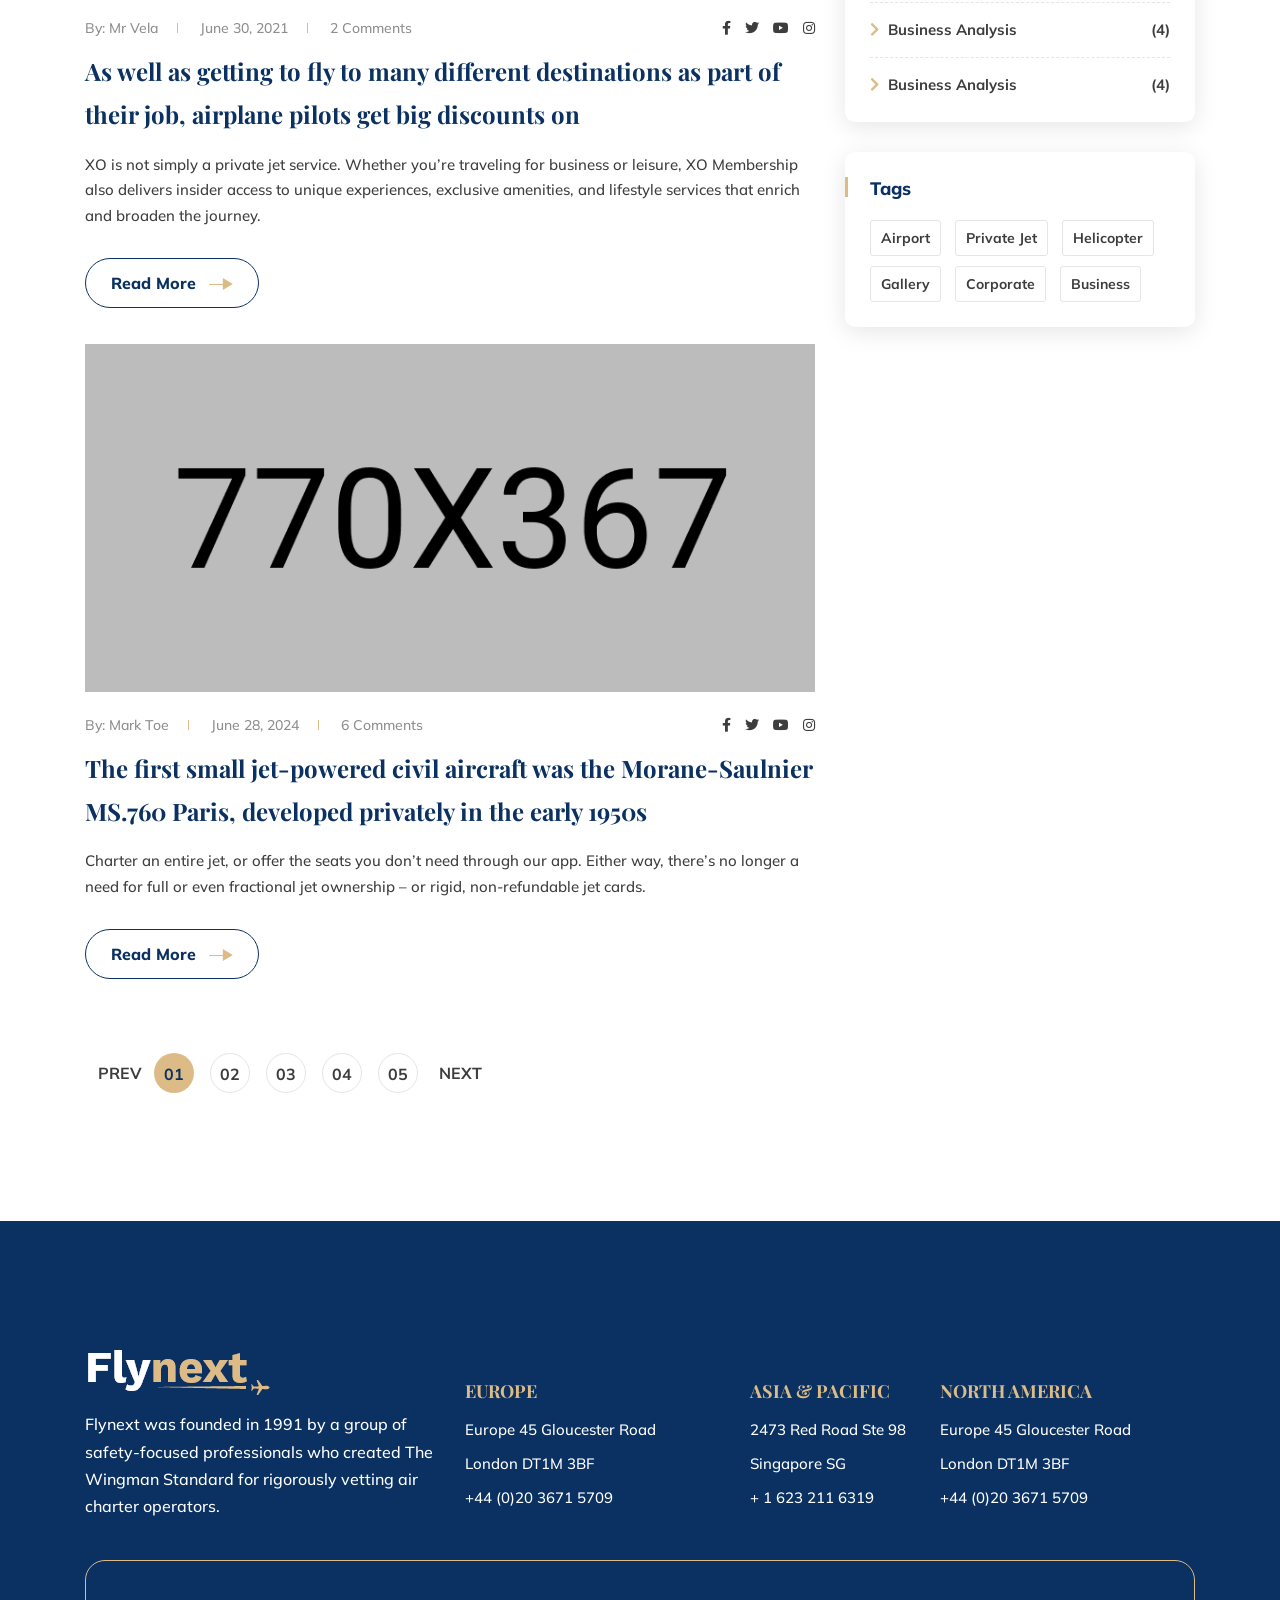
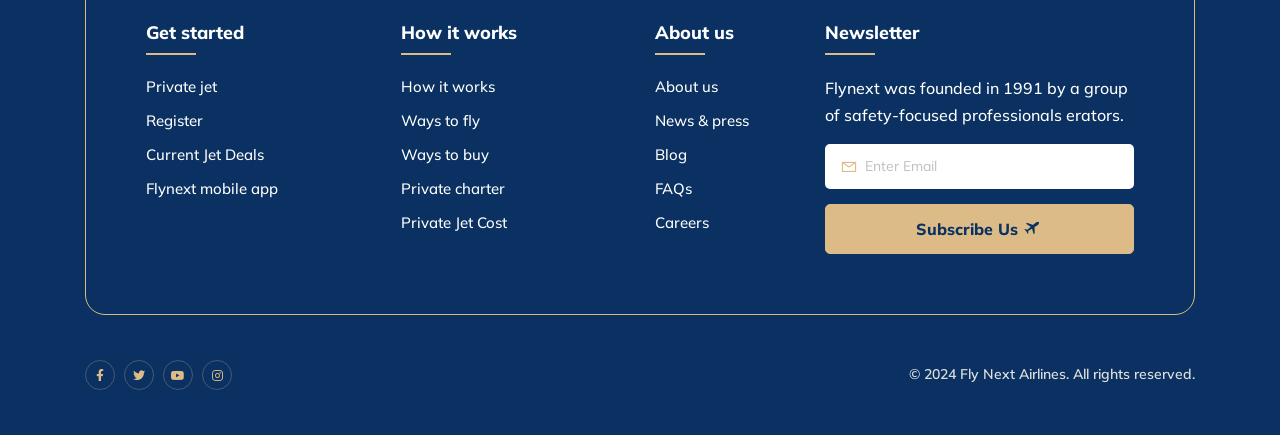
<file: public/template/blog-classic.html>
<!DOCTYPE html>
<html lang="en">

<head>
    <meta charset="UTF-8">
    <meta name="viewport" content="width=device-width, initial-scale=1.0">
    <meta http-equiv="X-UA-Compatible" content="ie=edge">
    <title>Charter Flight & Aviation School HTML Template</title>
    <link rel="preconnect" href="https://fonts.googleapis.com">
    <link rel="preconnect" href="https://fonts.gstatic.com" crossorigin>
    <link
        href="https://fonts.googleapis.com/css2?family=Mulish:ital,wght@0,200;0,300;0,400;0,500;0,600;0,700;0,800;0,900;1,200;1,300;1,400;1,500;1,600;1,700;1,800;1,900&family=Playfair+Display:ital,wght@0,400;0,500;0,600;0,700;0,800;0,900;1,400;1,500;1,600;1,700;1,800;1,900&display=swap"
        rel="stylesheet">
    <!-- fontawesome css link -->
    <link rel="stylesheet" href="assets/css/fontawesome-all.min.css">
    <!-- bootstrap css link -->
    <link rel="stylesheet" href="assets/css/bootstrap.min.css">
    <!-- favicon -->
    <link rel="shortcut icon" href="assets/images/fav.png" type="image/x-icon">
    <!-- swipper css link -->
    <link rel="stylesheet" href="assets/css/swiper.min.css">
    <!-- lightcase css links -->
    <link rel="stylesheet" href="assets/css/lightcase.css">
    <!-- odometer css link -->
    <link rel="stylesheet" href="assets/css/odometer.css">
    <!-- line-awesome-icon css -->
    <link rel="stylesheet" href="assets/css/icomoon.css">
    <!-- line-awesome-icon css -->
    <link rel="stylesheet" href="assets/css/line-awesome.min.css">
    <!-- animate.css -->
    <link rel="stylesheet" href="assets/css/animate.css">
    <!-- aos.css -->
    <link rel="stylesheet" href="assets/css/aos.css">
    <!-- nice select css -->
    <link rel="stylesheet" href="assets/css/nice-select.css">
    <!-- main style css link -->
    <link rel="stylesheet" href="assets/css/style.css">
</head>

<body>


    <div class="page-wrapper">

        <!--~~~~~~~~~~~~~~~~~~~~~~~~~~~~~~~~~~~~~~~
        Start Preloader
    ~~~~~~~~~~~~~~~~~~~~~~~~~~~~~~~~~~~~~~~~-->
        <div class="preloader">
            <svg class="svg-loader" xmlns="http://www.w3.org/2000/svg" width="230" height="230">
                <path class="loader__path"
                    d="M86.429 40c63.616-20.04 101.511 25.08 107.265 61.93 6.487 41.54-18.593 76.99-50.6 87.643-59.46 19.791-101.262-23.577-107.142-62.616C29.398 83.441 59.945 48.343 86.43 40z"
                    fill="none" stroke="#0099cc" stroke-width="4" stroke-linecap="round" stroke-linejoin="round"
                    stroke-dasharray="10 10 10 10 10 10 10 432" stroke-dashoffset="77" />
                <path class="loader__plane"
                    d="M141.493 37.93c-1.087-.927-2.942-2.002-4.32-2.501-2.259-.824-3.252-.955-9.293-1.172-4.017-.146-5.197-.23-5.47-.37-.766-.407-1.526-1.448-7.114-9.773-4.8-7.145-5.344-7.914-6.327-8.976-1.214-1.306-1.396-1.378-3.79-1.473-1.036-.04-2-.043-2.153-.002-.353.1-.87.586-1 .952-.139.399-.076.71.431 2.22.241.72 1.029 3.386 1.742 5.918 1.644 5.844 2.378 8.343 2.863 9.705.206.601.33 1.1.275 1.125-.24.097-10.56 1.066-11.014 1.032a3.532 3.532 0 0 1-1.002-.276l-.487-.246-2.044-2.613c-2.234-2.87-2.228-2.864-3.35-3.309-.717-.287-2.82-.386-3.276-.163-.457.237-.727.644-.737 1.152-.018.39.167.805 1.916 4.373 1.06 2.166 1.964 4.083 1.998 4.27.04.179.004.521-.076.75-.093.228-1.109 2.064-2.269 4.088-1.921 3.34-2.11 3.711-2.123 4.107-.008.25.061.557.168.725.328.512.72.644 1.966.676 1.32.029 2.352-.236 3.05-.762.222-.171 1.275-1.313 2.412-2.611 1.918-2.185 2.048-2.32 2.45-2.505.241-.111.601-.232.82-.271.267-.058 2.213.201 5.912.8 3.036.48 5.525.894 5.518.914 0 .026-.121.306-.27.638-.54 1.198-1.515 3.842-3.35 9.021-1.029 2.913-2.107 5.897-2.4 6.62-.703 1.748-.725 1.833-.594 2.286.137.46.45.833.872 1.012.41.177 3.823.24 4.37.085.852-.25 1.44-.688 2.312-1.724 1.166-1.39 3.169-3.948 6.771-8.661 5.8-7.583 6.561-8.49 7.387-8.702.233-.065 2.828-.056 5.784.011 5.827.138 6.64.09 8.62-.5 2.24-.67 4.035-1.65 5.517-3.016 1.136-1.054 1.135-1.014.207-1.962-.357-.38-.767-.777-.902-.893z"
                    fill="#000033" /></svg>
        </div>
        <!--~~~~~~~~~~~~~~~~~~~~~~~~~~~~~~~~~~~~~~~
        End Preloader
    ~~~~~~~~~~~~~~~~~~~~~~~~~~~~~~~~~~~~~~~~-->


        <!--~~~~~~~~~~~~~~~~~~~~~~~~~~~~~~~~~~~~~~~
        Start Header
    ~~~~~~~~~~~~~~~~~~~~~~~~~~~~~~~~~~~~~~~~-->
        <header class="header-section header-section-one header-two">
            <div class="header">
                <div class="header-bottom-area">
                    <div class="container-fluid">
                        <div class="header-menu-content">
                            <nav class="navbar navbar-expand-lg p-0">
                                <a class="site-logo site-title" href="index.html"><img src="assets/images/logo.png"
                                        alt="site-logo"></a>
                                <button class="navbar-toggler ml-auto" type="button" data-toggle="collapse"
                                    data-target="#navbarSupportedContent" aria-controls="navbarSupportedContent"
                                    aria-expanded="false" aria-label="Toggle navigation">
                                    <span class="fas fa-bars"></span>
                                </button>
                                <div class="collapse navbar-collapse" id="navbarSupportedContent">
                                    <ul class="navbar-nav main-menu ml-auto">
                                        <li class="menu_has_children"><a href="#0">Home</a>
                                            <ul class="sub-menu">
                                                <li><a href="index.html">Home One</a></li>
                                                <li><a href="index-two.html">Home Two</a></li>
                                                <li><a href="index-dark.html">Home Dark</a></li>
                                            </ul>
                                        </li>
                                        <li><a href="about.html">About Us</a></li>
                                        <li class="menu_has_children"><a href="#0">Pages</a>
                                            <ul class="sub-menu">
                                                <li><a href="service.html">Service</a></li>
                                                <li><a href="service-details.html">Service Details</a></li>
                                                <li><a href="deals.html">Deals</a></li>
                                                <li><a href="deals-details.html">Deals Details</a></li>
                                                <li><a href="package.html">Package</a></li>
                                                <li><a href="package-details.html">Package Details</a></li>
                                                <li><a href="course.html">Our Course</a></li>
                                                <li><a href="course-details.html">Course Details</a></li>
                                                <li><a href="team.html">Our Team</a></li>
                                                <li><a href="team-details.html">Team Details</a></li>
                                                <li><a href="faq.html">FAQ</a></li>
                                                <li><a href="register.html">Sign Up</a></li>
                                                <li><a href="login.html">Sign In</a></li>
                                                <li><a href="404.html">404 Page</a></li>
                                            </ul>
                                        </li>
                                        <li class="menu_has_children"><a href="#0">Blog</a>
                                            <ul class="sub-menu">
                                                <li><a href="blog.html">Blog</a></li>
                                                <li><a href="blog-classic.html">Blog Classic</a></li>
                                                <li><a href="blog-details.html">Blog Details</a></li>
                                            </ul>
                                        </li>
                                        <li><a href="faq.html">Faq</a></li>
                                        <li><a href="contact.html">Contact Us</a></li>
                                    </ul>
                                    <div class="header-right">
                                        <div class="search-bar d-none d-lg-block">
                                            <a href="#0"><i class="fas fa-search"></i></a>
                                            <div class="header-top-search-area">
                                                <form class="header-search-form"
                                                    action="https://gamblingscript.com/search" method="GET">
                                                    <input type="search" name="keyword" id="header_search"
                                                        placeholder="Search Product...">
                                                    <button class="header-search-btn"><i
                                                            class="fas fa-search"></i></button>
                                                </form>
                                            </div>
                                        </div>
                                        <div class="header-action-area">
                                            <a href="service-details.html" class="action-btn two"><i
                                                    class="icon-btn-icon"></i></a>
                                            <div class="header-action">
                                                <a href="service-details.html" class="btn--base"><i
                                                        class="icon-btn-icon"></i> Book Now</a>
                                            </div>
                                        </div>
                                    </div>
                                </div>
                            </nav>
                        </div>
                    </div>
                </div>
            </div>
        </header>
        <!--~~~~~~~~~~~~~~~~~~~~~~~~~~~~~~~~~~~~~~~
        End Header
    ~~~~~~~~~~~~~~~~~~~~~~~~~~~~~~~~~~~~~~~~-->


        <!--~~~~~~~~~~~~~~~~~~~~~~~~~~~~~~~~~~~~~~~
        Start Banner
    ~~~~~~~~~~~~~~~~~~~~~~~~~~~~~~~~~~~~~~~~-->
        <section class="banner-section inner-banner-section bg-overlay-black bg_img"
            data-background="assets/images/bg/inner-bg.png">
            <div class="container-fluid">
                <div class="row justify-content-center align-items-center">
                    <div class="col-xl-12 text-center">
                        <div class="banner-content">
                            <h1 class="title">Blog Classic</h1>
                            <div class="breadcrumb-area">
                                <nav aria-label="breadcrumb">
                                    <ol class="breadcrumb">
                                        <li class="breadcrumb-item"><a href="index.html">Home</a></li>
                                        <li class="breadcrumb-item active" aria-current="page">Blog Classic</li>
                                    </ol>
                                </nav>
                            </div>
                        </div>
                    </div>
                </div>
            </div>
        </section>
        <!--~~~~~~~~~~~~~~~~~~~~~~~~~~~~~~~~~~~~~~~
        End Banner
    ~~~~~~~~~~~~~~~~~~~~~~~~~~~~~~~~~~~~~~~~-->


        <!--~~~~~~~~~~~~~~~~~~~~~~~~~~~~~~~~~~~~~~~
        Start Scroll-To-Top
    ~~~~~~~~~~~~~~~~~~~~~~~~~~~~~~~~~~~~~~~~-->
        <a href="#" class="scrollToTop">
            <i class="las la-dot-circle"></i>
            <span>Top</span>
        </a>
        <!--~~~~~~~~~~~~~~~~~~~~~~~~~~~~~~~~~~~~~~~
        End Scroll-To-Top
    ~~~~~~~~~~~~~~~~~~~~~~~~~~~~~~~~~~~~~~~~-->


        <!--~~~~~~~~~~~~~~~~~~~~~~~~~~~~~~~~~~~~~~~
        Start Call-widget
    ~~~~~~~~~~~~~~~~~~~~~~~~~~~~~~~~~~~~~~~~-->
        <div class="call-widget-wrapper">
            <button type="button" class="call-widget-btn"><span class="num"><i class="icon-call-icon"></i> +1 814 929
                    4263</span> <span class="arrow"></span></button>
            <div class="call-widget-form-area">
                <form class="book-form">
                    <div class="row justify-content-center mb-20-none">
                        <div class="col-xl-3 col-lg-3 col-md-6 col-sm-6 form-group">
                            <div class="book-select">
                                <label>From</label>
                                <div class="book-form-icon">
                                    <i class="icon-from-airplane"></i>
                                </div>
                                <select class="book-select form--control">
                                    <option value="dhaka" selected>Dhaka</option>
                                    <option value="london">London</option>
                                </select>
                            </div>
                        </div>
                        <div class="col-xl-3 col-lg-3 col-md-6 col-sm-6 form-group">
                            <div class="book-select">
                                <label>To</label>
                                <div class="book-form-icon">
                                    <i class="icon-to-airplane"></i>
                                </div>
                                <select class="book-select form--control">
                                    <option value="london" selected>London</option>
                                    <option value="dhaka">Dhaka</option>
                                </select>
                            </div>
                        </div>
                        <div class="col-xl-3 col-lg-3 col-md-6 col-sm-6 form-group">
                            <div class="book-select">
                                <label>Date</label>
                                <div class="book-form-icon">
                                    <i class="icon-schedule-icon"></i>
                                </div>
                                <select class="book-select form--control">
                                    <option value="25/12/2021" selected>25/12/2021</option>
                                    <option value="30/12/2021">30/12/2021</option>
                                </select>
                            </div>
                        </div>
                        <div class="col-xl-3 col-lg-4 col-md-6 col-sm-6 form-group">
                            <label>Passenger</label>
                            <div class="book-quantity">
                                <div class="book-plus-minus">
                                    <div class="dec qtybutton">-</div>
                                    <input class="book-plus-minus-box qty" type="text" name="qty" value="1" readonly>
                                    <div class="inc qtybutton">+</div>
                                </div>
                            </div>
                        </div>
                        <div class="col-xl-12 form-group">
                            <button type="submit" class="btn--base w-100 mt-10"><i class="icon-btn-icon"></i> Book
                                Now</button>
                        </div>
                    </div>
                </form>
            </div>
        </div>
        <!--~~~~~~~~~~~~~~~~~~~~~~~~~~~~~~~~~~~~~~~
        End Call-widget
    ~~~~~~~~~~~~~~~~~~~~~~~~~~~~~~~~~~~~~~~~-->


        <!--~~~~~~~~~~~~~~~~~~~~~~~~~~~~~~~~~~~~~~~
        Start Blog
    ~~~~~~~~~~~~~~~~~~~~~~~~~~~~~~~~~~~~~~~~-->
        <section class="blog-section blog-classic ptb-120">
            <div class="container">
                <div class="row justify-content-center mb-30-none">
                    <div class="col-xl-8 col-lg-8 mb-30">
                        <div class="row justify-content-center mb-30-none">
                            <div class="col-xl-12 mb-30">
                                <div class="blog-item">
                                    <div class="blog-thumb">
                                        <img src="assets/images/blog/big-blog-1.png" alt="blog">
                                    </div>
                                    <div class="blog-content">
                                        <div class="blog-meta-wrapper">
                                            <div class="blog-post-meta">
                                                <span class="date">By: Mr Kari</span>
                                                <span class="date">March 31, 2021</span>
                                                <span class="comment">3 Comments</span>
                                            </div>
                                            <ul class="blog-social">
                                                <li><a href="#0"><i class="fab fa-facebook-f"></i></a></li>
                                                <li><a href="#0" class="active"><i class="fab fa-twitter"></i></a></li>
                                                <li><a href="#0"><i class="fab fa-youtube"></i></a></li>
                                                <li><a href="#0"><i class="fab fa-instagram"></i></a></li>
                                            </ul>
                                        </div>
                                        <h3 class="title"><a href="blog-details.html">Charter flight of the Death
                                                Penalty in America An Impactful Site is More Than Just Good Design.</a>
                                        </h3>
                                        <p>Our technology consistently delivers the best pricing for charters – and the
                                            unique ability to buy individual seats. Search the world with ease and
                                            transparency.As the only tech-forward private aviation company, XO is able
                                            to bring you innovative ways to buy and fly.</p>
                                        <div class="blog-btn">
                                            <a href="blog-details.html" class="btn--base">Read More <i
                                                    class="icon-Group-2361 ml-2"></i></a>
                                        </div>
                                    </div>
                                </div>
                            </div>
                            <div class="col-xl-12 mb-30">
                                <div class="blog-item">
                                    <div class="blog-thumb">
                                        <img src="assets/images/blog/big-blog-2.png" alt="blog">
                                    </div>
                                    <div class="blog-content">
                                        <div class="blog-meta-wrapper">
                                            <div class="blog-post-meta">
                                                <span class="date">By: Mr Vela</span>
                                                <span class="date">June 30, 2021</span>
                                                <span class="comment">2 Comments</span>
                                            </div>
                                            <ul class="blog-social">
                                                <li><a href="#0"><i class="fab fa-facebook-f"></i></a></li>
                                                <li><a href="#0" class="active"><i class="fab fa-twitter"></i></a></li>
                                                <li><a href="#0"><i class="fab fa-youtube"></i></a></li>
                                                <li><a href="#0"><i class="fab fa-instagram"></i></a></li>
                                            </ul>
                                        </div>
                                        <h3 class="title"><a href="blog-details.html">As well as getting to fly to many
                                                different destinations as part of their job, airplane pilots get big
                                                discounts on</a></h3>
                                        <p>XO is not simply a private jet service. Whether you’re traveling for business
                                            or leisure, XO Membership also delivers insider access to unique
                                            experiences, exclusive amenities, and lifestyle services that enrich and
                                            broaden the journey.</p>
                                        <div class="blog-btn">
                                            <a href="blog-details.html" class="btn--base">Read More <i
                                                    class="icon-Group-2361 ml-2"></i></a>
                                        </div>
                                    </div>
                                </div>
                            </div>
                            <div class="col-xl-12 mb-30">
                                <div class="blog-item">
                                    <div class="blog-thumb">
                                        <img src="assets/images/blog/big-blog-3.png" alt="blog">
                                    </div>
                                    <div class="blog-content">
                                        <div class="blog-meta-wrapper">
                                            <div class="blog-post-meta">
                                                <span class="date">By: Mark Toe</span>
                                                <span class="date">June 28, 2024</span>
                                                <span class="comment">6 Comments</span>
                                            </div>
                                            <ul class="blog-social">
                                                <li><a href="#0"><i class="fab fa-facebook-f"></i></a></li>
                                                <li><a href="#0" class="active"><i class="fab fa-twitter"></i></a></li>
                                                <li><a href="#0"><i class="fab fa-youtube"></i></a></li>
                                                <li><a href="#0"><i class="fab fa-instagram"></i></a></li>
                                            </ul>
                                        </div>
                                        <h3 class="title"><a href="blog-details.html">The first small jet-powered civil
                                                aircraft was the Morane-Saulnier MS.760 Paris, developed privately in
                                                the early 1950s</a></h3>
                                        <p>Charter an entire jet, or offer the seats you don’t need through our app.
                                            Either way, there’s no longer a need for full or even fractional jet
                                            ownership – or rigid, non-refundable jet cards.</p>
                                        <div class="blog-btn">
                                            <a href="blog-details.html" class="btn--base">Read More <i
                                                    class="icon-Group-2361 ml-2"></i></a>
                                        </div>
                                    </div>
                                </div>
                            </div>
                        </div>
                    </div>
                    <div class="col-xl-4 col-lg-4 mb-30">
                        <div class="sidebar">
                            <div class="widget-box mb-30">
                                <h4 class="widget-title">Search</h4>
                                <div class="search-widget-box">
                                    <form class="search-form">
                                        <input type="text" name="search" class="form--control" placeholder="Search">
                                        <button type="submit"><i class="las la-search"></i></button>
                                    </form>
                                </div>
                            </div>
                            <div class="widget-box mb-30">
                                <h4 class="widget-title">Recent Posts</h4>
                                <div class="popular-widget-box">
                                    <div class="single-popular-item d-flex flex-wrap align-items-center">
                                        <div class="popular-item-thumb">
                                            <img src="assets/images/blog/small-blog-1.png" alt="blog">
                                        </div>
                                        <div class="popular-item-content">
                                            <span class="blog-date">Aug 23,2021</span>
                                            <h5 class="title"><a href="blog-details.html">Charter flight of the Death
                                                    Penalty in America</a></h5>
                                        </div>
                                    </div>
                                    <div class="single-popular-item d-flex flex-wrap align-items-center">
                                        <div class="popular-item-thumb">
                                            <img src="assets/images/blog/small-blog-2.png" alt="blog">
                                        </div>
                                        <div class="popular-item-content">
                                            <span class="blog-date">Aug 23,2021</span>
                                            <h5 class="title"><a href="blog-details.html">Our technology consistently
                                                    delivers</a></h5>
                                        </div>
                                    </div>
                                    <div class="single-popular-item d-flex flex-wrap align-items-center">
                                        <div class="popular-item-thumb">
                                            <img src="assets/images/blog/small-blog-3.png" alt="blog">
                                        </div>
                                        <div class="popular-item-content">
                                            <span class="blog-date">Aug 23,2021</span>
                                            <h5 class="title"><a href="blog-details.html">Search the world with ease and
                                                    transparency</a></h5>
                                        </div>
                                    </div>
                                    <div class="single-popular-item d-flex flex-wrap align-items-center">
                                        <div class="popular-item-thumb">
                                            <img src="assets/images/blog/small-blog-4.png" alt="blog">
                                        </div>
                                        <div class="popular-item-content">
                                            <span class="blog-date">Aug 23,2021</span>
                                            <h5 class="title"><a href="blog-details.html">Charter an entire jet, or
                                                    offer the seats</a></h5>
                                        </div>
                                    </div>
                                </div>
                            </div>
                            <div class="widget-box mb-30">
                                <h4 class="widget-title">Categories</h4>
                                <div class="category-widget-box">
                                    <ul class="category-list">
                                        <li><a href="#0"><i class="fas fa-chevron-right"></i> Business Analysis
                                                <span>4</span></a></li>
                                        <li><a href="#0"><i class="fas fa-chevron-right"></i> Business Strategy
                                                <span>5</span></a></li>
                                        <li><a href="#0"><i class="fas fa-chevron-right"></i> Stock Investment
                                                <span>1</span></a></li>
                                        <li><a href="#0"><i class="fas fa-chevron-right"></i> Business Analysis
                                                <span>4</span></a></li>
                                        <li><a href="#0"><i class="fas fa-chevron-right"></i> Business Analysis
                                                <span>4</span></a></li>
                                        <li><a href="#0"><i class="fas fa-chevron-right"></i> Business Analysis
                                                <span>4</span></a></li>
                                    </ul>
                                </div>
                            </div>
                            <div class="widget-box">
                                <h4 class="widget-title">Tags</h4>
                                <div class="tag-widget-box">
                                    <ul class="tag-list">
                                        <li><a href="#0">Airport</a></li>
                                        <li><a href="#0">Private Jet</a></li>
                                        <li><a href="#0">Helicopter</a></li>
                                        <li><a href="#0">Gallery</a></li>
                                        <li><a href="#0">Corporate</a></li>
                                        <li><a href="#0">Business</a></li>
                                    </ul>
                                </div>
                            </div>
                        </div>
                    </div>
                </div>
                <nav>
                    <ul class="pagination">
                        <li class="page-item prev">
                            <a class="page-link" href="#" rel="prev" aria-label="Prev &raquo;">PREV</a>
                        </li>
                        <li class="page-item active" aria-current="page"><span class="page-link">01</span></li>
                        <li class="page-item"><a class="page-link" href="#">02</a></li>
                        <li class="page-item"><a class="page-link" href="#">03</a></li>
                        <li class="page-item"><a class="page-link" href="#">04</a></li>
                        <li class="page-item"><a class="page-link" href="#">05</a></li>
                        <li class="page-item next">
                            <a class="page-link" href="#" rel="next" aria-label="Next &raquo;">NEXT</a>
                        </li>
                    </ul>
                </nav>
            </div>
        </section>
        <!--~~~~~~~~~~~~~~~~~~~~~~~~~~~~~~~~~~~~~~~
        End Blog
    ~~~~~~~~~~~~~~~~~~~~~~~~~~~~~~~~~~~~~~~~-->


        <!--~~~~~~~~~~~~~~~~~~~~~~~~~~~~~~~~~~~~~~~
        Start Footer
    ~~~~~~~~~~~~~~~~~~~~~~~~~~~~~~~~~~~~~~~~-->
        <footer class="footer-section section--bg pt-120">
            <div class="footer-element" data-aos="fade-left" data-aos-duration="1200">
                <img src="assets/images/element/element-1.png" alt="element">
            </div>
            <div class="container">
                <div class="footer-top-area">
                    <div class="row align-items-end mb-30-none">
                        <div class="col-xl-4 col-lg-3 col-md-6 mb-30">
                            <div class="footer-widget">
                                <div class="footer-logo">
                                    <a class="site-logo site-title" href="index.html"><img src="assets/images/logo.png"
                                            alt="site-logo"></a>
                                </div>
                                <p>Flynext was founded in 1991 by a group of safety-focused professionals who created
                                    The Wingman Standard for rigorously vetting air charter operators.</p>
                            </div>
                        </div>
                        <div class="col-xl-3 col-lg-3 col-md-6 mb-30">
                            <div class="footer-widget">
                                <h4 class="widget-title">EUROPE</h4>
                                <ul class="footer-list">
                                    <li><a href="#0">Europe 45 Gloucester Road</a></li>
                                    <li><a href="#0">London DT1M 3BF</a></li>
                                    <li><a href="#0">+44 (0)20 3671 5709</a></li>
                                </ul>
                            </div>
                        </div>
                        <div class="col-xl-2 col-lg-3 col-md-6 mb-30">
                            <div class="footer-widget">
                                <h4 class="widget-title">ASIA & PACIFIC</h4>
                                <ul class="footer-list">
                                    <li><a href="#0">2473 Red Road Ste 98</a></li>
                                    <li><a href="#0">Singapore SG</a></li>
                                    <li><a href="#0">+ 1 623 211 6319</a></li>
                                </ul>
                            </div>
                        </div>
                        <div class="col-xl-3 col-lg-3 col-md-6 mb-30">
                            <div class="footer-widget">
                                <h4 class="widget-title">NORTH AMERICA</h4>
                                <ul class="footer-list">
                                    <li><a href="#0">Europe 45 Gloucester Road</a></li>
                                    <li><a href="#0">London DT1M 3BF</a></li>
                                    <li><a href="#0">+44 (0)20 3671 5709</a></li>
                                </ul>
                            </div>
                        </div>
                    </div>
                </div>
                <div class="footer-bottom-area">
                    <div class="row mb-30-none">
                        <div class="col-xl-3 col-lg-3 col-md-6 mb-30">
                            <div class="footer-widget">
                                <h4 class="title">Get started</h4>
                                <ul class="footer-list">
                                    <li><a href="#0">Private jet</a></li>
                                    <li><a href="#0">Register</a></li>
                                    <li><a href="#0">Current Jet Deals</a></li>
                                    <li><a href="#0">Flynext mobile app</a></li>
                                </ul>
                            </div>
                        </div>
                        <div class="col-xl-3 col-lg-3 col-md-6 mb-30">
                            <div class="footer-widget">
                                <h4 class="title">How it works</h4>
                                <ul class="footer-list">
                                    <li><a href="#0">How it works</a></li>
                                    <li><a href="#0">Ways to fly</a></li>
                                    <li><a href="#0">Ways to buy</a></li>
                                    <li><a href="#0">Private charter</a></li>
                                    <li><a href="#0">Private Jet Cost</a></li>
                                </ul>
                            </div>
                        </div>
                        <div class="col-xl-2 col-lg-2 col-md-6 mb-30">
                            <div class="footer-widget">
                                <h4 class="title">About us</h4>
                                <ul class="footer-list">
                                    <li><a href="#0">About us</a></li>
                                    <li><a href="#0">News & press</a></li>
                                    <li><a href="#0">Blog</a></li>
                                    <li><a href="#0">FAQs</a></li>
                                    <li><a href="#0">Careers</a></li>
                                </ul>
                            </div>
                        </div>
                        <div class="col-xl-4 col-lg-4 col-md-6 mb-30">
                            <div class="footer-widget">
                                <h4 class="title">Newsletter</h4>
                                <p>Flynext was founded in 1991 by a group of safety-focused professionals erators.</p>
                                <form class="subscribe-form">
                                    <label class="subscribe-icon"><i class="las la-envelope"></i></label>
                                    <input type="email" class="form--control" placeholder="Enter Email">
                                    <button type="submit" class="btn--base">Subscribe Us <i
                                            class="icon-btn-icon ml-1"></i></button>
                                </form>
                            </div>
                        </div>
                    </div>
                </div>
                <div class="copyright-area">
                    <div class="social-area">
                        <ul class="footer-social">
                            <li><a href="#0"><i class="fab fa-facebook-f"></i></a></li>
                            <li><a href="#0" class="active"><i class="fab fa-twitter"></i></a></li>
                            <li><a href="#0"><i class="fab fa-youtube"></i></a></li>
                            <li><a href="#0"><i class="fab fa-instagram"></i></a></li>
                        </ul>
                    </div>
                    <p>© 2024 Fly Next Airlines. All rights reserved.</p>
                </div>
            </div>
        </footer>
        <!--~~~~~~~~~~~~~~~~~~~~~~~~~~~~~~~~~~~~~~~
        End Footer
    ~~~~~~~~~~~~~~~~~~~~~~~~~~~~~~~~~~~~~~~~-->
    </div>




    <!-- jquery -->
    <script src="assets/js/jquery.js"></script>
    <!-- bootstrap js -->
    <script src="assets/js/bootstrap.min.js"></script>
    <!-- swipper js -->
    <script src="assets/js/swiper.min.js"></script>
    <!-- lightcase js-->
    <script src="assets/js/lightcase.js"></script>
    <!-- odometer js -->
    <script src="assets/js/odometer.min.js"></script>
    <!-- viewport js -->
    <script src="assets/js/viewport.jquery.js"></script>
    <!-- progress js -->
    <script src="assets/js/circle-progress.min.js"></script>
    <!-- aos js file -->
    <script src="assets/js/aos.js"></script>
    <!-- nice select js -->
    <script src="assets/js/jquery.nice-select.js"></script>
    <!-- main -->
    <script src="assets/js/main.js"></script>


</body>

</html>
</file>
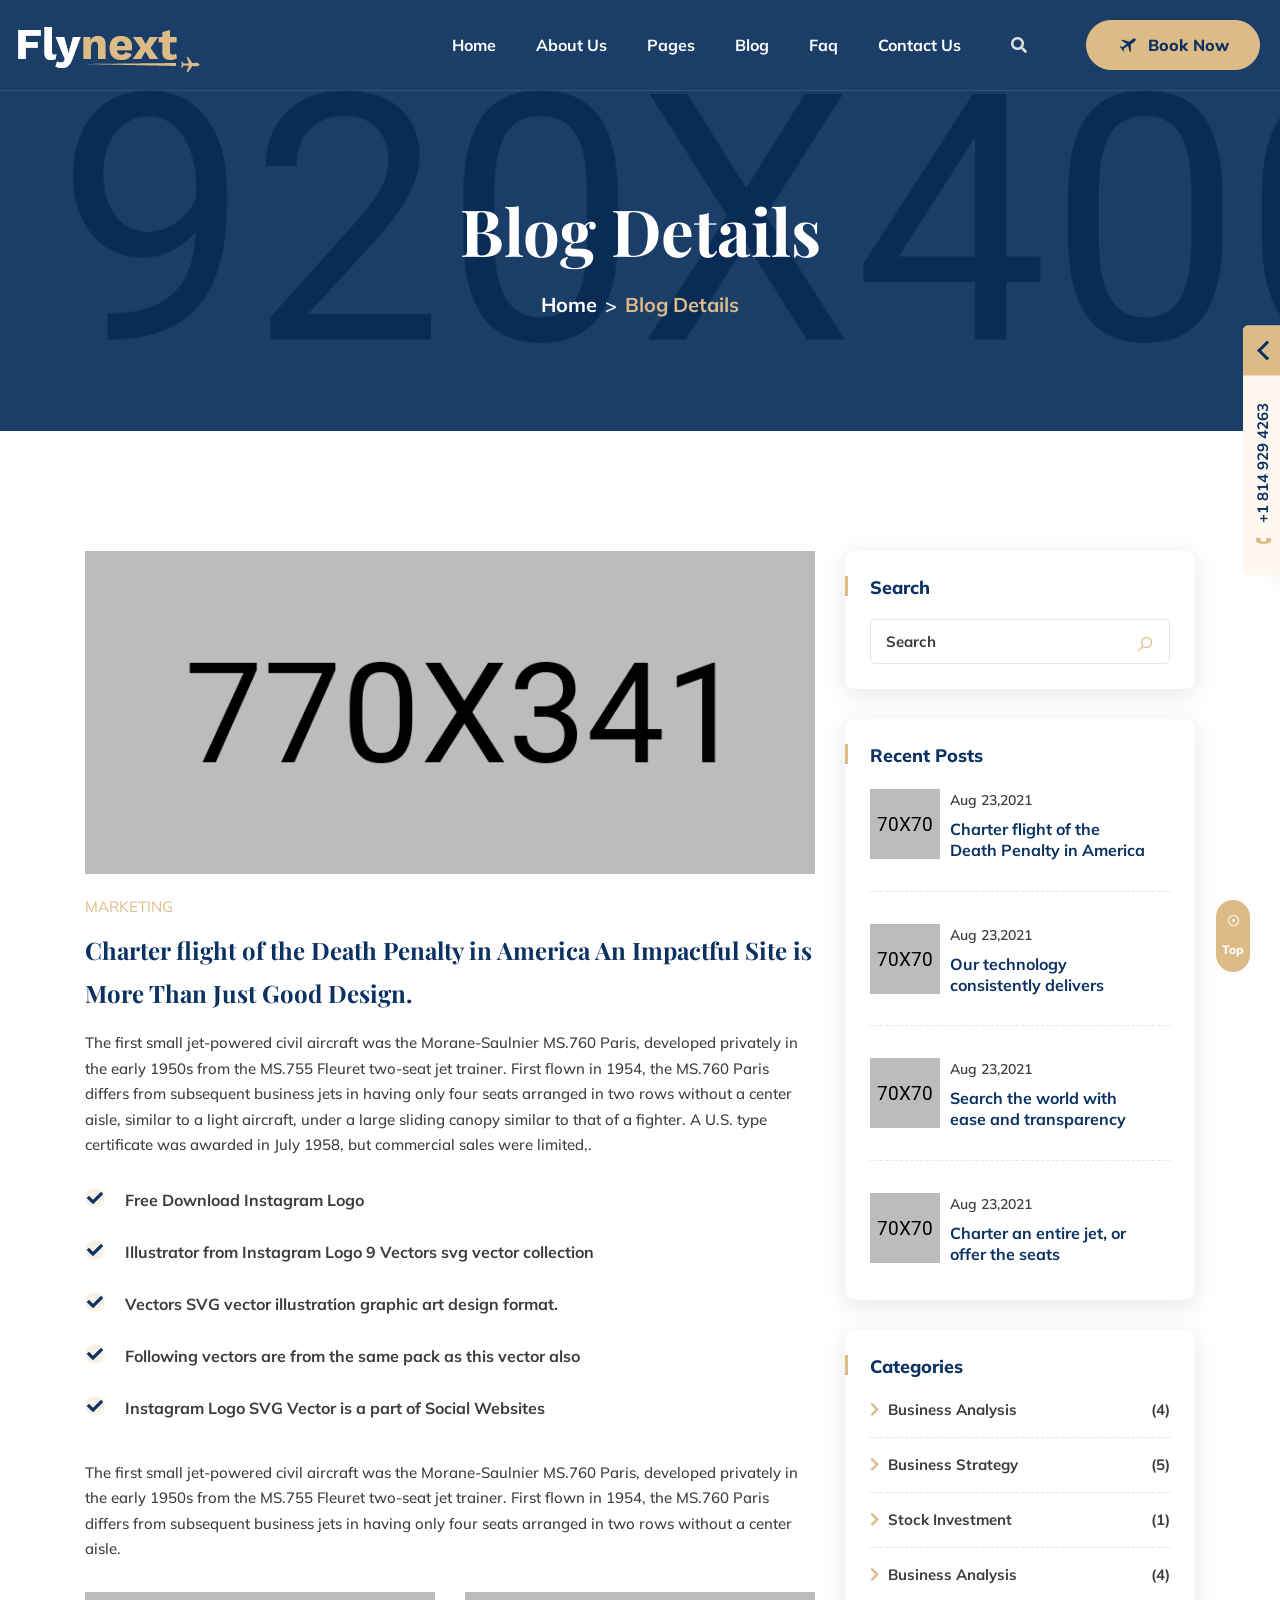
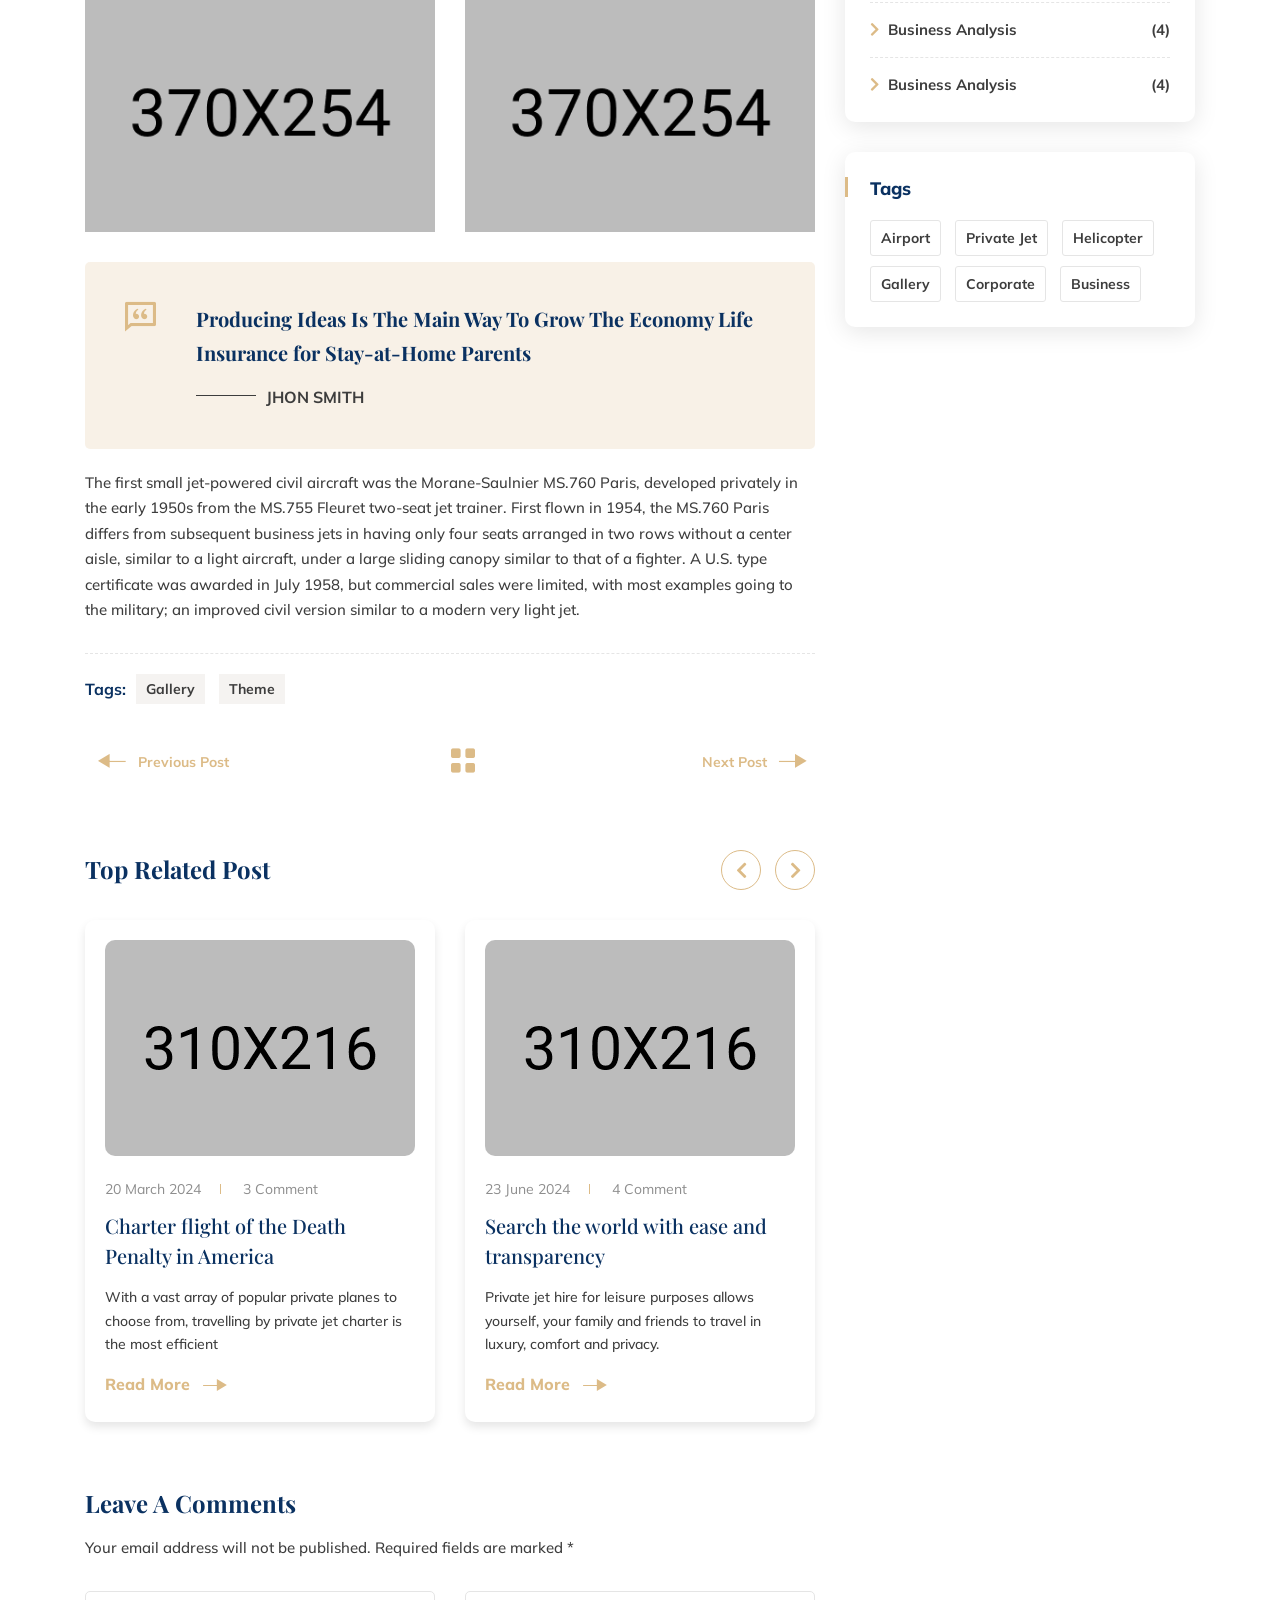
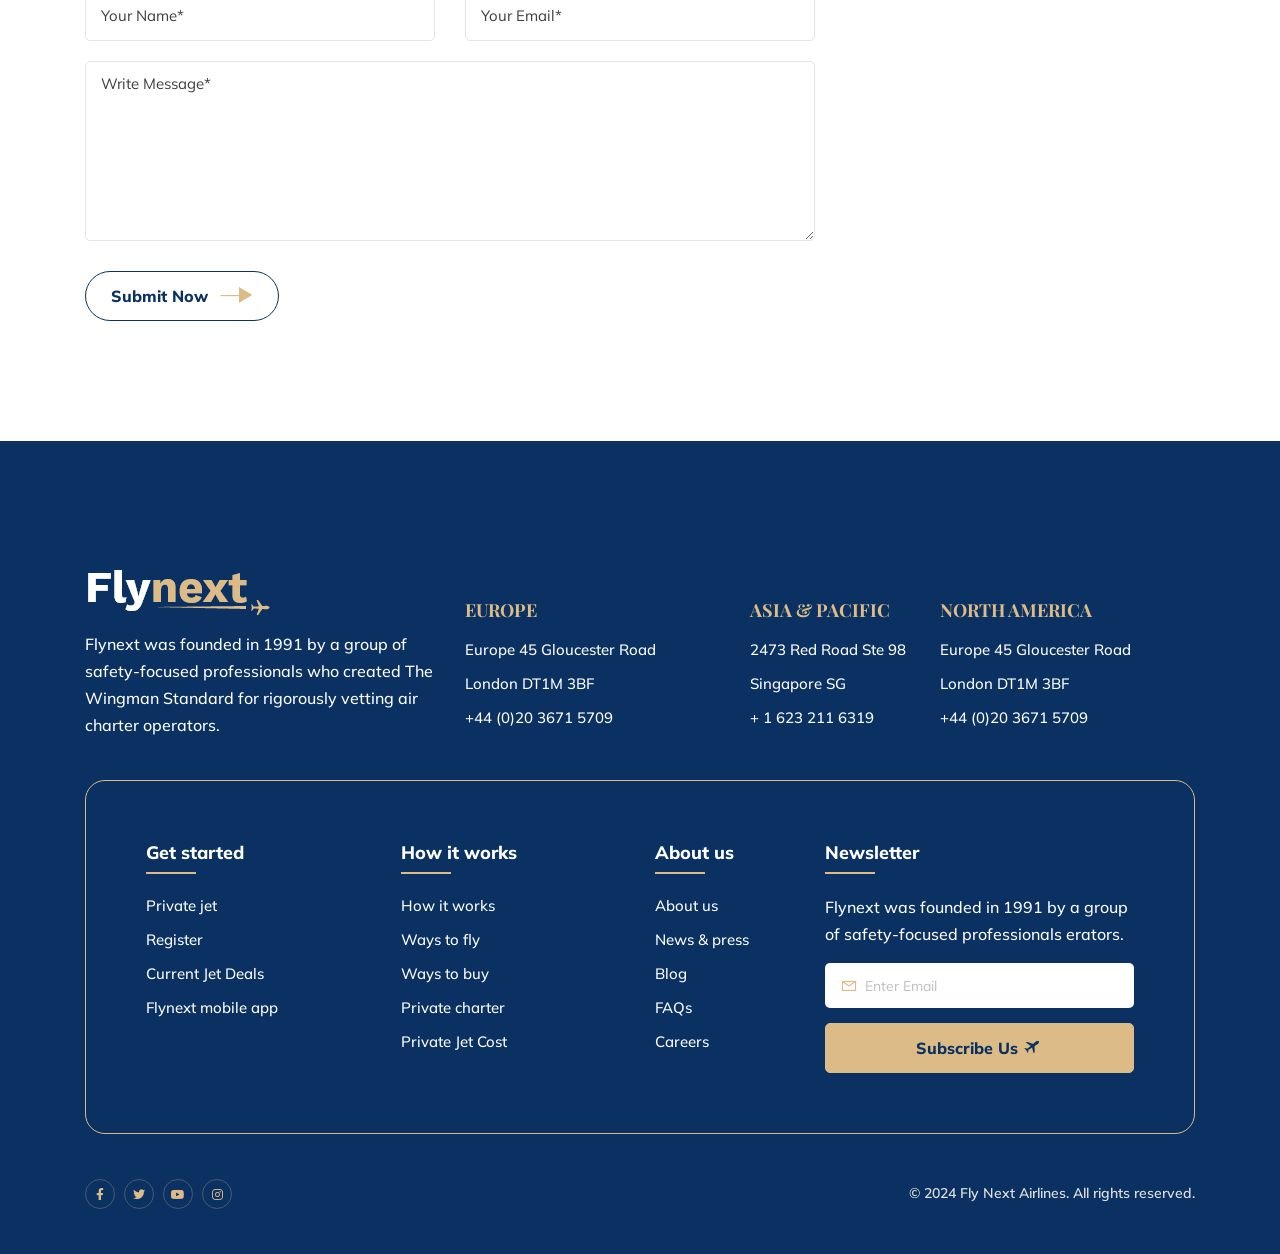
<file: public/template/blog-details.html>
<!DOCTYPE html>
<html lang="en">

<head>
    <meta charset="UTF-8">
    <meta name="viewport" content="width=device-width, initial-scale=1.0">
    <meta http-equiv="X-UA-Compatible" content="ie=edge">
    <title>Charter Flight & Aviation School HTML Template</title>
    <link rel="preconnect" href="https://fonts.googleapis.com">
    <link rel="preconnect" href="https://fonts.gstatic.com" crossorigin>
    <link
        href="https://fonts.googleapis.com/css2?family=Mulish:ital,wght@0,200;0,300;0,400;0,500;0,600;0,700;0,800;0,900;1,200;1,300;1,400;1,500;1,600;1,700;1,800;1,900&family=Playfair+Display:ital,wght@0,400;0,500;0,600;0,700;0,800;0,900;1,400;1,500;1,600;1,700;1,800;1,900&display=swap"
        rel="stylesheet">
    <!-- fontawesome css link -->
    <link rel="stylesheet" href="assets/css/fontawesome-all.min.css">
    <!-- bootstrap css link -->
    <link rel="stylesheet" href="assets/css/bootstrap.min.css">
    <!-- favicon -->
    <link rel="shortcut icon" href="assets/images/fav.png" type="image/x-icon">
    <!-- swipper css link -->
    <link rel="stylesheet" href="assets/css/swiper.min.css">
    <!-- lightcase css links -->
    <link rel="stylesheet" href="assets/css/lightcase.css">
    <!-- odometer css link -->
    <link rel="stylesheet" href="assets/css/odometer.css">
    <!-- line-awesome-icon css -->
    <link rel="stylesheet" href="assets/css/icomoon.css">
    <!-- line-awesome-icon css -->
    <link rel="stylesheet" href="assets/css/line-awesome.min.css">
    <!-- animate.css -->
    <link rel="stylesheet" href="assets/css/animate.css">
    <!-- aos.css -->
    <link rel="stylesheet" href="assets/css/aos.css">
    <!-- nice select css -->
    <link rel="stylesheet" href="assets/css/nice-select.css">
    <!-- main style css link -->
    <link rel="stylesheet" href="assets/css/style.css">
</head>

<body>


    <div class="page-wrapper">

        <!--~~~~~~~~~~~~~~~~~~~~~~~~~~~~~~~~~~~~~~~
        Start Preloader
    ~~~~~~~~~~~~~~~~~~~~~~~~~~~~~~~~~~~~~~~~-->
        <div class="preloader">
            <svg class="svg-loader" xmlns="http://www.w3.org/2000/svg" width="230" height="230">
                <path class="loader__path"
                    d="M86.429 40c63.616-20.04 101.511 25.08 107.265 61.93 6.487 41.54-18.593 76.99-50.6 87.643-59.46 19.791-101.262-23.577-107.142-62.616C29.398 83.441 59.945 48.343 86.43 40z"
                    fill="none" stroke="#0099cc" stroke-width="4" stroke-linecap="round" stroke-linejoin="round"
                    stroke-dasharray="10 10 10 10 10 10 10 432" stroke-dashoffset="77" />
                <path class="loader__plane"
                    d="M141.493 37.93c-1.087-.927-2.942-2.002-4.32-2.501-2.259-.824-3.252-.955-9.293-1.172-4.017-.146-5.197-.23-5.47-.37-.766-.407-1.526-1.448-7.114-9.773-4.8-7.145-5.344-7.914-6.327-8.976-1.214-1.306-1.396-1.378-3.79-1.473-1.036-.04-2-.043-2.153-.002-.353.1-.87.586-1 .952-.139.399-.076.71.431 2.22.241.72 1.029 3.386 1.742 5.918 1.644 5.844 2.378 8.343 2.863 9.705.206.601.33 1.1.275 1.125-.24.097-10.56 1.066-11.014 1.032a3.532 3.532 0 0 1-1.002-.276l-.487-.246-2.044-2.613c-2.234-2.87-2.228-2.864-3.35-3.309-.717-.287-2.82-.386-3.276-.163-.457.237-.727.644-.737 1.152-.018.39.167.805 1.916 4.373 1.06 2.166 1.964 4.083 1.998 4.27.04.179.004.521-.076.75-.093.228-1.109 2.064-2.269 4.088-1.921 3.34-2.11 3.711-2.123 4.107-.008.25.061.557.168.725.328.512.72.644 1.966.676 1.32.029 2.352-.236 3.05-.762.222-.171 1.275-1.313 2.412-2.611 1.918-2.185 2.048-2.32 2.45-2.505.241-.111.601-.232.82-.271.267-.058 2.213.201 5.912.8 3.036.48 5.525.894 5.518.914 0 .026-.121.306-.27.638-.54 1.198-1.515 3.842-3.35 9.021-1.029 2.913-2.107 5.897-2.4 6.62-.703 1.748-.725 1.833-.594 2.286.137.46.45.833.872 1.012.41.177 3.823.24 4.37.085.852-.25 1.44-.688 2.312-1.724 1.166-1.39 3.169-3.948 6.771-8.661 5.8-7.583 6.561-8.49 7.387-8.702.233-.065 2.828-.056 5.784.011 5.827.138 6.64.09 8.62-.5 2.24-.67 4.035-1.65 5.517-3.016 1.136-1.054 1.135-1.014.207-1.962-.357-.38-.767-.777-.902-.893z"
                    fill="#000033" /></svg>
        </div>
        <!--~~~~~~~~~~~~~~~~~~~~~~~~~~~~~~~~~~~~~~~
        End Preloader
    ~~~~~~~~~~~~~~~~~~~~~~~~~~~~~~~~~~~~~~~~-->


        <!--~~~~~~~~~~~~~~~~~~~~~~~~~~~~~~~~~~~~~~~
        Start Header
    ~~~~~~~~~~~~~~~~~~~~~~~~~~~~~~~~~~~~~~~~-->
        <header class="header-section header-section-one header-two">
            <div class="header">
                <div class="header-bottom-area">
                    <div class="container-fluid">
                        <div class="header-menu-content">
                            <nav class="navbar navbar-expand-lg p-0">
                                <a class="site-logo site-title" href="index.html"><img src="assets/images/logo.png"
                                        alt="site-logo"></a>
                                <button class="navbar-toggler ml-auto" type="button" data-toggle="collapse"
                                    data-target="#navbarSupportedContent" aria-controls="navbarSupportedContent"
                                    aria-expanded="false" aria-label="Toggle navigation">
                                    <span class="fas fa-bars"></span>
                                </button>
                                <div class="collapse navbar-collapse" id="navbarSupportedContent">
                                    <ul class="navbar-nav main-menu ml-auto">
                                        <li class="menu_has_children"><a href="#0">Home</a>
                                            <ul class="sub-menu">
                                                <li><a href="index.html">Home One</a></li>
                                                <li><a href="index-two.html">Home Two</a></li>
                                                <li><a href="index-dark.html">Home Dark</a></li>
                                            </ul>
                                        </li>
                                        <li><a href="about.html">About Us</a></li>
                                        <li class="menu_has_children"><a href="#0">Pages</a>
                                            <ul class="sub-menu">
                                                <li><a href="service.html">Service</a></li>
                                                <li><a href="service-details.html">Service Details</a></li>
                                                <li><a href="deals.html">Deals</a></li>
                                                <li><a href="deals-details.html">Deals Details</a></li>
                                                <li><a href="package.html">Package</a></li>
                                                <li><a href="package-details.html">Package Details</a></li>
                                                <li><a href="course.html">Our Course</a></li>
                                                <li><a href="course-details.html">Course Details</a></li>
                                                <li><a href="team.html">Our Team</a></li>
                                                <li><a href="team-details.html">Team Details</a></li>
                                                <li><a href="faq.html">FAQ</a></li>
                                                <li><a href="register.html">Sign Up</a></li>
                                                <li><a href="login.html">Sign In</a></li>
                                                <li><a href="404.html">404 Page</a></li>
                                            </ul>
                                        </li>
                                        <li class="menu_has_children"><a href="#0">Blog</a>
                                            <ul class="sub-menu">
                                                <li><a href="blog.html">Blog</a></li>
                                                <li><a href="blog-classic.html">Blog Classic</a></li>
                                                <li><a href="blog-details.html">Blog Details</a></li>
                                            </ul>
                                        </li>
                                        <li><a href="faq.html">Faq</a></li>
                                        <li><a href="contact.html">Contact Us</a></li>
                                    </ul>
                                    <div class="header-right">
                                        <div class="search-bar d-none d-lg-block">
                                            <a href="#0"><i class="fas fa-search"></i></a>
                                            <div class="header-top-search-area">
                                                <form class="header-search-form"
                                                    action="https://gamblingscript.com/search" method="GET">
                                                    <input type="search" name="keyword" id="header_search"
                                                        placeholder="Search Product...">
                                                    <button class="header-search-btn"><i
                                                            class="fas fa-search"></i></button>
                                                </form>
                                            </div>
                                        </div>
                                        <div class="header-action-area">
                                            <a href="service-details.html" class="action-btn two"><i
                                                    class="icon-btn-icon"></i></a>
                                            <div class="header-action">
                                                <a href="service-details.html" class="btn--base"><i
                                                        class="icon-btn-icon"></i> Book Now</a>
                                            </div>
                                        </div>
                                    </div>
                                </div>
                            </nav>
                        </div>
                    </div>
                </div>
            </div>
        </header>
        <!--~~~~~~~~~~~~~~~~~~~~~~~~~~~~~~~~~~~~~~~
        End Header
    ~~~~~~~~~~~~~~~~~~~~~~~~~~~~~~~~~~~~~~~~-->


        <!--~~~~~~~~~~~~~~~~~~~~~~~~~~~~~~~~~~~~~~~
        Start Banner
    ~~~~~~~~~~~~~~~~~~~~~~~~~~~~~~~~~~~~~~~~-->
        <section class="banner-section inner-banner-section bg-overlay-black bg_img"
            data-background="assets/images/bg/inner-bg.png">
            <div class="container-fluid">
                <div class="row justify-content-center align-items-center">
                    <div class="col-xl-12 text-center">
                        <div class="banner-content">
                            <h1 class="title">Blog Details</h1>
                            <div class="breadcrumb-area">
                                <nav aria-label="breadcrumb">
                                    <ol class="breadcrumb">
                                        <li class="breadcrumb-item"><a href="index.html">Home</a></li>
                                        <li class="breadcrumb-item active" aria-current="page">Blog Details</li>
                                    </ol>
                                </nav>
                            </div>
                        </div>
                    </div>
                </div>
            </div>
        </section>
        <!--~~~~~~~~~~~~~~~~~~~~~~~~~~~~~~~~~~~~~~~
        End Banner
    ~~~~~~~~~~~~~~~~~~~~~~~~~~~~~~~~~~~~~~~~-->


        <!--~~~~~~~~~~~~~~~~~~~~~~~~~~~~~~~~~~~~~~~
        Start Scroll-To-Top
    ~~~~~~~~~~~~~~~~~~~~~~~~~~~~~~~~~~~~~~~~-->
        <a href="#" class="scrollToTop">
            <i class="las la-dot-circle"></i>
            <span>Top</span>
        </a>
        <!--~~~~~~~~~~~~~~~~~~~~~~~~~~~~~~~~~~~~~~~
        End Scroll-To-Top
    ~~~~~~~~~~~~~~~~~~~~~~~~~~~~~~~~~~~~~~~~-->


        <!--~~~~~~~~~~~~~~~~~~~~~~~~~~~~~~~~~~~~~~~
        Start Call-widget
    ~~~~~~~~~~~~~~~~~~~~~~~~~~~~~~~~~~~~~~~~-->
        <div class="call-widget-wrapper">
            <button type="button" class="call-widget-btn"><span class="num"><i class="icon-call-icon"></i> +1 814 929
                    4263</span> <span class="arrow"></span></button>
            <div class="call-widget-form-area">
                <form class="book-form">
                    <div class="row justify-content-center mb-20-none">
                        <div class="col-xl-3 col-lg-3 col-md-6 col-sm-6 form-group">
                            <div class="book-select">
                                <label>From</label>
                                <div class="book-form-icon">
                                    <i class="icon-from-airplane"></i>
                                </div>
                                <select class="book-select form--control">
                                    <option value="dhaka" selected>Dhaka</option>
                                    <option value="london">London</option>
                                </select>
                            </div>
                        </div>
                        <div class="col-xl-3 col-lg-3 col-md-6 col-sm-6 form-group">
                            <div class="book-select">
                                <label>To</label>
                                <div class="book-form-icon">
                                    <i class="icon-to-airplane"></i>
                                </div>
                                <select class="book-select form--control">
                                    <option value="london" selected>London</option>
                                    <option value="dhaka">Dhaka</option>
                                </select>
                            </div>
                        </div>
                        <div class="col-xl-3 col-lg-3 col-md-6 col-sm-6 form-group">
                            <div class="book-select">
                                <label>Date</label>
                                <div class="book-form-icon">
                                    <i class="icon-schedule-icon"></i>
                                </div>
                                <select class="book-select form--control">
                                    <option value="25/12/2021" selected>25/12/2021</option>
                                    <option value="30/12/2021">30/12/2021</option>
                                </select>
                            </div>
                        </div>
                        <div class="col-xl-3 col-lg-4 col-md-6 col-sm-6 form-group">
                            <label>Passenger</label>
                            <div class="book-quantity">
                                <div class="book-plus-minus">
                                    <div class="dec qtybutton">-</div>
                                    <input class="book-plus-minus-box qty" type="text" name="qty" value="1" readonly>
                                    <div class="inc qtybutton">+</div>
                                </div>
                            </div>
                        </div>
                        <div class="col-xl-12 form-group">
                            <button type="submit" class="btn--base w-100 mt-10"><i class="icon-btn-icon"></i> Book
                                Now</button>
                        </div>
                    </div>
                </form>
            </div>
        </div>
        <!--~~~~~~~~~~~~~~~~~~~~~~~~~~~~~~~~~~~~~~~
        End Call-widget
    ~~~~~~~~~~~~~~~~~~~~~~~~~~~~~~~~~~~~~~~~-->


        <!--~~~~~~~~~~~~~~~~~~~~~~~~~~~~~~~~~~~~~~~
        Start Blog
    ~~~~~~~~~~~~~~~~~~~~~~~~~~~~~~~~~~~~~~~~-->
        <section class="blog-section blog-classic blog-details ptb-120">
            <div class="container">
                <div class="row justify-content-center mb-30-none">
                    <div class="col-xl-8 col-lg-8 mb-30">
                        <div class="row justify-content-center mb-30-none">
                            <div class="col-xl-12 mb-30">
                                <div class="blog-item">
                                    <div class="blog-thumb">
                                        <img src="assets/images/blog/big-blog-4.png" alt="blog">
                                    </div>
                                    <div class="blog-content">
                                        <span class="sub-title">MARKETING</span>
                                        <h3 class="title">Charter flight of the Death Penalty in America An Impactful
                                            Site is More Than Just Good Design.</h3>
                                        <p>The first small jet-powered civil aircraft was the Morane-Saulnier MS.760
                                            Paris, developed privately in the early 1950s from the MS.755 Fleuret
                                            two-seat jet trainer. First flown in 1954, the MS.760 Paris differs from
                                            subsequent business jets in having only four seats arranged in two rows
                                            without a center aisle, similar to a light aircraft, under a large sliding
                                            canopy similar to that of a fighter. A U.S. type certificate was awarded in
                                            July 1958, but commercial sales were limited,.</p>
                                        <ul class="blog-list">
                                            <li>Free Download Instagram Logo</li>
                                            <li>Illustrator from Instagram Logo 9 Vectors svg vector collection</li>
                                            <li>Vectors SVG vector illustration graphic art design format.</li>
                                            <li>Following vectors are from the same pack as this vector also</li>
                                            <li>Instagram Logo SVG Vector is a part of Social Websites</li>
                                        </ul>
                                        <p>The first small jet-powered civil aircraft was the Morane-Saulnier MS.760
                                            Paris, developed privately in the early 1950s from the MS.755 Fleuret
                                            two-seat jet trainer. First flown in 1954, the MS.760 Paris differs from
                                            subsequent business jets in having only four seats arranged in two rows
                                            without a center aisle.</p>
                                        <div class="blog-widget-thumb-area">
                                            <div class="row justify-content-center mb-20-none">
                                                <div class="col-xl-6 col-lg-6 col-md-6 mb-20">
                                                    <div class="blog-widget-thumb">
                                                        <img src="assets/images/blog/blog-widget-1.png" alt="blog">
                                                    </div>
                                                </div>
                                                <div class="col-xl-6 col-lg-6 col-md-6 mb-20">
                                                    <div class="blog-widget-thumb">
                                                        <img src="assets/images/blog/blog-widget-2.png" alt="blog">
                                                    </div>
                                                </div>
                                            </div>
                                        </div>
                                        <blockquote>
                                            <div class="quote-area d-flex flex-wrap">
                                                <div class="quote-icon">
                                                    <i class="icon-Producing_Icone"></i>
                                                </div>
                                                <div class="quote-content-area">
                                                    <p class="quote-content">Producing Ideas Is The Main Way To Grow The
                                                        Economy
                                                        Life Insurance for Stay-at-Home Parents </p>
                                                    <span>JHON SMITH</span>
                                                </div>
                                            </div>
                                        </blockquote>
                                        <p>The first small jet-powered civil aircraft was the Morane-Saulnier MS.760
                                            Paris, developed privately in the early 1950s from the MS.755 Fleuret
                                            two-seat jet trainer. First flown in 1954, the MS.760 Paris differs from
                                            subsequent business jets in having only four seats arranged in two rows
                                            without a center aisle, similar to a light aircraft, under a large sliding
                                            canopy similar to that of a fighter. A U.S. type certificate was awarded in
                                            July 1958, but commercial sales were limited, with most examples going to
                                            the military; an improved civil version similar to a modern very light jet.
                                        </p>
                                        <div class="blog-tag-wrapper">
                                            <span>Tags:</span>
                                            <ul class="blog-footer-tag">
                                                <li><a href="#0">Gallery</a></li>
                                                <li><a href="#0">Theme</a></li>
                                            </ul>
                                        </div>
                                        <nav>
                                            <ul class="pagination">
                                                <li class="page-item prev">
                                                    <a class="page-link" href="#" rel="prev"
                                                        aria-label="Prev &raquo;"><i
                                                            class="icon-arrow-right-01 mr-2"></i> Previous Post</a>
                                                </li>
                                                <li class="page-item tags"><a class="page-link" href="blog.html"><i
                                                            class="icon-Tags_menu"></i></a></li>
                                                <li class="page-item next">
                                                    <a class="page-link" href="#" rel="next"
                                                        aria-label="Next &raquo;">Next Post <i
                                                            class="icon-Group-2361 ml-2"></i></a>
                                                </li>
                                            </ul>
                                        </nav>
                                        <div class="blog-related-area">
                                            <div class="row">
                                                <div class="col-xl-12">
                                                    <div class="blog-section-header">
                                                        <div class="section-header">
                                                            <h3 class="section-title">Top Related Post</h3>
                                                        </div>
                                                        <div class="slider-nav-area">
                                                            <div class="slider-prev">
                                                                <i class="fas fa-chevron-left"></i>
                                                            </div>
                                                            <div class="slider-next">
                                                                <i class="fas fa-chevron-right"></i>
                                                            </div>
                                                        </div>
                                                    </div>
                                                </div>
                                            </div>
                                            <div class="row justify-content-center">
                                                <div class="col-xl-12">
                                                    <div class="blog-slider-area">
                                                        <div class="blog-slider">
                                                            <div class="swiper-wrapper">
                                                                <div class="swiper-slide">
                                                                    <div class="blog-item">
                                                                        <div class="blog-thumb">
                                                                            <img src="assets/images/blog/blog-3.png"
                                                                                alt="blog">
                                                                        </div>
                                                                        <div class="blog-content">
                                                                            <div class="blog-post-meta">
                                                                                <span class="date">20 March 2024</span>
                                                                                <span class="comment">3 Comment</span>
                                                                            </div>
                                                                            <h3 class="title"><a
                                                                                    href="blog-details.html">Charter
                                                                                    flight of the Death Penalty in
                                                                                    America</a></h3>
                                                                            <p>With a vast array of popular private
                                                                                planes to choose from, travelling by
                                                                                private jet charter is the most
                                                                                efficient</p>
                                                                            <div class="blog-btn">
                                                                                <a href="blog-details.html">Read More <i
                                                                                        class="icon-Group-2361 ml-2"></i></a>
                                                                            </div>
                                                                        </div>
                                                                    </div>
                                                                </div>
                                                                <div class="swiper-slide">
                                                                    <div class="blog-item">
                                                                        <div class="blog-thumb">
                                                                            <img src="assets/images/blog/blog-2.png"
                                                                                alt="blog">
                                                                        </div>
                                                                        <div class="blog-content">
                                                                            <div class="blog-post-meta">
                                                                                <span class="date">23 June 2024</span>
                                                                                <span class="comment">4 Comment</span>
                                                                            </div>
                                                                            <h3 class="title"><a
                                                                                    href="blog-details.html">Search the
                                                                                    world with ease and transparency</a>
                                                                            </h3>
                                                                            <p>Private jet hire for leisure purposes
                                                                                allows yourself, your family and friends
                                                                                to travel in luxury, comfort and
                                                                                privacy. </p>
                                                                            <div class="blog-btn">
                                                                                <a href="blog-details.html">Read More <i
                                                                                        class="icon-Group-2361 ml-2"></i></a>
                                                                            </div>
                                                                        </div>
                                                                    </div>
                                                                </div>
                                                            </div>
                                                        </div>
                                                    </div>
                                                </div>
                                            </div>
                                        </div>
                                        <div class="blog-comment-area">
                                            <h3 class="title">Leave A Comments</h3>
                                            <p>Your email address will not be published. Required fields are marked *
                                            </p>
                                            <form class="comment-form">
                                                <div class="row justify-content-center mb-20-none">
                                                    <div class="col-xl-6 col-lg-6 form-group">
                                                        <input type="text" name="name" class="form--control"
                                                            placeholder="Your Name*">
                                                    </div>
                                                    <div class="col-xl-6 col-lg-6 form-group">
                                                        <input type="email" name="email" class="form--control"
                                                            placeholder="Your Email*">
                                                    </div>
                                                    <div class="col-lg-12 form-group">
                                                        <textarea class="form--control"
                                                            placeholder="Write Message*"></textarea>
                                                    </div>
                                                    <div class="col-lg-12 form-group">
                                                        <button type="submit" class="btn--base mt-10">Submit Now <i
                                                                class="icon-Group-2361 ml-2"></i></button>
                                                    </div>
                                                </div>
                                            </form>
                                        </div>
                                    </div>
                                </div>
                            </div>
                        </div>
                    </div>
                    <div class="col-xl-4 col-lg-4 mb-30">
                        <div class="sidebar">
                            <div class="widget-box mb-30">
                                <h4 class="widget-title">Search</h4>
                                <div class="search-widget-box">
                                    <form class="search-form">
                                        <input type="text" name="search" class="form--control" placeholder="Search">
                                        <button type="submit"><i class="las la-search"></i></button>
                                    </form>
                                </div>
                            </div>
                            <div class="widget-box mb-30">
                                <h4 class="widget-title">Recent Posts</h4>
                                <div class="popular-widget-box">
                                    <div class="single-popular-item d-flex flex-wrap align-items-center">
                                        <div class="popular-item-thumb">
                                            <img src="assets/images/blog/small-blog-1.png" alt="blog">
                                        </div>
                                        <div class="popular-item-content">
                                            <span class="blog-date">Aug 23,2021</span>
                                            <h5 class="title"><a href="blog-details.html">Charter flight of the Death
                                                    Penalty in America</a></h5>
                                        </div>
                                    </div>
                                    <div class="single-popular-item d-flex flex-wrap align-items-center">
                                        <div class="popular-item-thumb">
                                            <img src="assets/images/blog/small-blog-2.png" alt="blog">
                                        </div>
                                        <div class="popular-item-content">
                                            <span class="blog-date">Aug 23,2021</span>
                                            <h5 class="title"><a href="blog-details.html">Our technology consistently
                                                    delivers</a></h5>
                                        </div>
                                    </div>
                                    <div class="single-popular-item d-flex flex-wrap align-items-center">
                                        <div class="popular-item-thumb">
                                            <img src="assets/images/blog/small-blog-3.png" alt="blog">
                                        </div>
                                        <div class="popular-item-content">
                                            <span class="blog-date">Aug 23,2021</span>
                                            <h5 class="title"><a href="blog-details.html">Search the world with ease and
                                                    transparency</a></h5>
                                        </div>
                                    </div>
                                    <div class="single-popular-item d-flex flex-wrap align-items-center">
                                        <div class="popular-item-thumb">
                                            <img src="assets/images/blog/small-blog-4.png" alt="blog">
                                        </div>
                                        <div class="popular-item-content">
                                            <span class="blog-date">Aug 23,2021</span>
                                            <h5 class="title"><a href="blog-details.html">Charter an entire jet, or
                                                    offer the seats</a></h5>
                                        </div>
                                    </div>
                                </div>
                            </div>
                            <div class="widget-box mb-30">
                                <h4 class="widget-title">Categories</h4>
                                <div class="category-widget-box">
                                    <ul class="category-list">
                                        <li><a href="#0"><i class="fas fa-chevron-right"></i> Business Analysis
                                                <span>4</span></a></li>
                                        <li><a href="#0"><i class="fas fa-chevron-right"></i> Business Strategy
                                                <span>5</span></a></li>
                                        <li><a href="#0"><i class="fas fa-chevron-right"></i> Stock Investment
                                                <span>1</span></a></li>
                                        <li><a href="#0"><i class="fas fa-chevron-right"></i> Business Analysis
                                                <span>4</span></a></li>
                                        <li><a href="#0"><i class="fas fa-chevron-right"></i> Business Analysis
                                                <span>4</span></a></li>
                                        <li><a href="#0"><i class="fas fa-chevron-right"></i> Business Analysis
                                                <span>4</span></a></li>
                                    </ul>
                                </div>
                            </div>
                            <div class="widget-box">
                                <h4 class="widget-title">Tags</h4>
                                <div class="tag-widget-box">
                                    <ul class="tag-list">
                                        <li><a href="#0">Airport</a></li>
                                        <li><a href="#0">Private Jet</a></li>
                                        <li><a href="#0">Helicopter</a></li>
                                        <li><a href="#0">Gallery</a></li>
                                        <li><a href="#0">Corporate</a></li>
                                        <li><a href="#0">Business</a></li>
                                    </ul>
                                </div>
                            </div>
                        </div>
                    </div>
                </div>
            </div>
        </section>
        <!--~~~~~~~~~~~~~~~~~~~~~~~~~~~~~~~~~~~~~~~
        End Blog
    ~~~~~~~~~~~~~~~~~~~~~~~~~~~~~~~~~~~~~~~~-->


        <!--~~~~~~~~~~~~~~~~~~~~~~~~~~~~~~~~~~~~~~~
        Start Footer
    ~~~~~~~~~~~~~~~~~~~~~~~~~~~~~~~~~~~~~~~~-->
        <footer class="footer-section section--bg pt-120">
            <div class="footer-element" data-aos="fade-left" data-aos-duration="1200">
                <img src="assets/images/element/element-1.png" alt="element">
            </div>
            <div class="container">
                <div class="footer-top-area">
                    <div class="row align-items-end mb-30-none">
                        <div class="col-xl-4 col-lg-3 col-md-6 mb-30">
                            <div class="footer-widget">
                                <div class="footer-logo">
                                    <a class="site-logo site-title" href="index.html"><img src="assets/images/logo.png"
                                            alt="site-logo"></a>
                                </div>
                                <p>Flynext was founded in 1991 by a group of safety-focused professionals who created
                                    The Wingman Standard for rigorously vetting air charter operators.</p>
                            </div>
                        </div>
                        <div class="col-xl-3 col-lg-3 col-md-6 mb-30">
                            <div class="footer-widget">
                                <h4 class="widget-title">EUROPE</h4>
                                <ul class="footer-list">
                                    <li><a href="#0">Europe 45 Gloucester Road</a></li>
                                    <li><a href="#0">London DT1M 3BF</a></li>
                                    <li><a href="#0">+44 (0)20 3671 5709</a></li>
                                </ul>
                            </div>
                        </div>
                        <div class="col-xl-2 col-lg-3 col-md-6 mb-30">
                            <div class="footer-widget">
                                <h4 class="widget-title">ASIA & PACIFIC</h4>
                                <ul class="footer-list">
                                    <li><a href="#0">2473 Red Road Ste 98</a></li>
                                    <li><a href="#0">Singapore SG</a></li>
                                    <li><a href="#0">+ 1 623 211 6319</a></li>
                                </ul>
                            </div>
                        </div>
                        <div class="col-xl-3 col-lg-3 col-md-6 mb-30">
                            <div class="footer-widget">
                                <h4 class="widget-title">NORTH AMERICA</h4>
                                <ul class="footer-list">
                                    <li><a href="#0">Europe 45 Gloucester Road</a></li>
                                    <li><a href="#0">London DT1M 3BF</a></li>
                                    <li><a href="#0">+44 (0)20 3671 5709</a></li>
                                </ul>
                            </div>
                        </div>
                    </div>
                </div>
                <div class="footer-bottom-area">
                    <div class="row mb-30-none">
                        <div class="col-xl-3 col-lg-3 col-md-6 mb-30">
                            <div class="footer-widget">
                                <h4 class="title">Get started</h4>
                                <ul class="footer-list">
                                    <li><a href="#0">Private jet</a></li>
                                    <li><a href="#0">Register</a></li>
                                    <li><a href="#0">Current Jet Deals</a></li>
                                    <li><a href="#0">Flynext mobile app</a></li>
                                </ul>
                            </div>
                        </div>
                        <div class="col-xl-3 col-lg-3 col-md-6 mb-30">
                            <div class="footer-widget">
                                <h4 class="title">How it works</h4>
                                <ul class="footer-list">
                                    <li><a href="#0">How it works</a></li>
                                    <li><a href="#0">Ways to fly</a></li>
                                    <li><a href="#0">Ways to buy</a></li>
                                    <li><a href="#0">Private charter</a></li>
                                    <li><a href="#0">Private Jet Cost</a></li>
                                </ul>
                            </div>
                        </div>
                        <div class="col-xl-2 col-lg-2 col-md-6 mb-30">
                            <div class="footer-widget">
                                <h4 class="title">About us</h4>
                                <ul class="footer-list">
                                    <li><a href="#0">About us</a></li>
                                    <li><a href="#0">News & press</a></li>
                                    <li><a href="#0">Blog</a></li>
                                    <li><a href="#0">FAQs</a></li>
                                    <li><a href="#0">Careers</a></li>
                                </ul>
                            </div>
                        </div>
                        <div class="col-xl-4 col-lg-4 col-md-6 mb-30">
                            <div class="footer-widget">
                                <h4 class="title">Newsletter</h4>
                                <p>Flynext was founded in 1991 by a group of safety-focused professionals erators.</p>
                                <form class="subscribe-form">
                                    <label class="subscribe-icon"><i class="las la-envelope"></i></label>
                                    <input type="email" class="form--control" placeholder="Enter Email">
                                    <button type="submit" class="btn--base">Subscribe Us <i
                                            class="icon-btn-icon ml-1"></i></button>
                                </form>
                            </div>
                        </div>
                    </div>
                </div>
                <div class="copyright-area">
                    <div class="social-area">
                        <ul class="footer-social">
                            <li><a href="#0"><i class="fab fa-facebook-f"></i></a></li>
                            <li><a href="#0" class="active"><i class="fab fa-twitter"></i></a></li>
                            <li><a href="#0"><i class="fab fa-youtube"></i></a></li>
                            <li><a href="#0"><i class="fab fa-instagram"></i></a></li>
                        </ul>
                    </div>
                    <p>© 2024 Fly Next Airlines. All rights reserved.</p>
                </div>
            </div>
        </footer>
        <!--~~~~~~~~~~~~~~~~~~~~~~~~~~~~~~~~~~~~~~~
        End Footer
    ~~~~~~~~~~~~~~~~~~~~~~~~~~~~~~~~~~~~~~~~-->
    </div>




    <!-- jquery -->
    <script src="assets/js/jquery.js"></script>
    <!-- bootstrap js -->
    <script src="assets/js/bootstrap.min.js"></script>
    <!-- swipper js -->
    <script src="assets/js/swiper.min.js"></script>
    <!-- lightcase js-->
    <script src="assets/js/lightcase.js"></script>
    <!-- odometer js -->
    <script src="assets/js/odometer.min.js"></script>
    <!-- viewport js -->
    <script src="assets/js/viewport.jquery.js"></script>
    <!-- progress js -->
    <script src="assets/js/circle-progress.min.js"></script>
    <!-- aos js file -->
    <script src="assets/js/aos.js"></script>
    <!-- nice select js -->
    <script src="assets/js/jquery.nice-select.js"></script>
    <!-- main -->
    <script src="assets/js/main.js"></script>


</body>

</html>
</file>
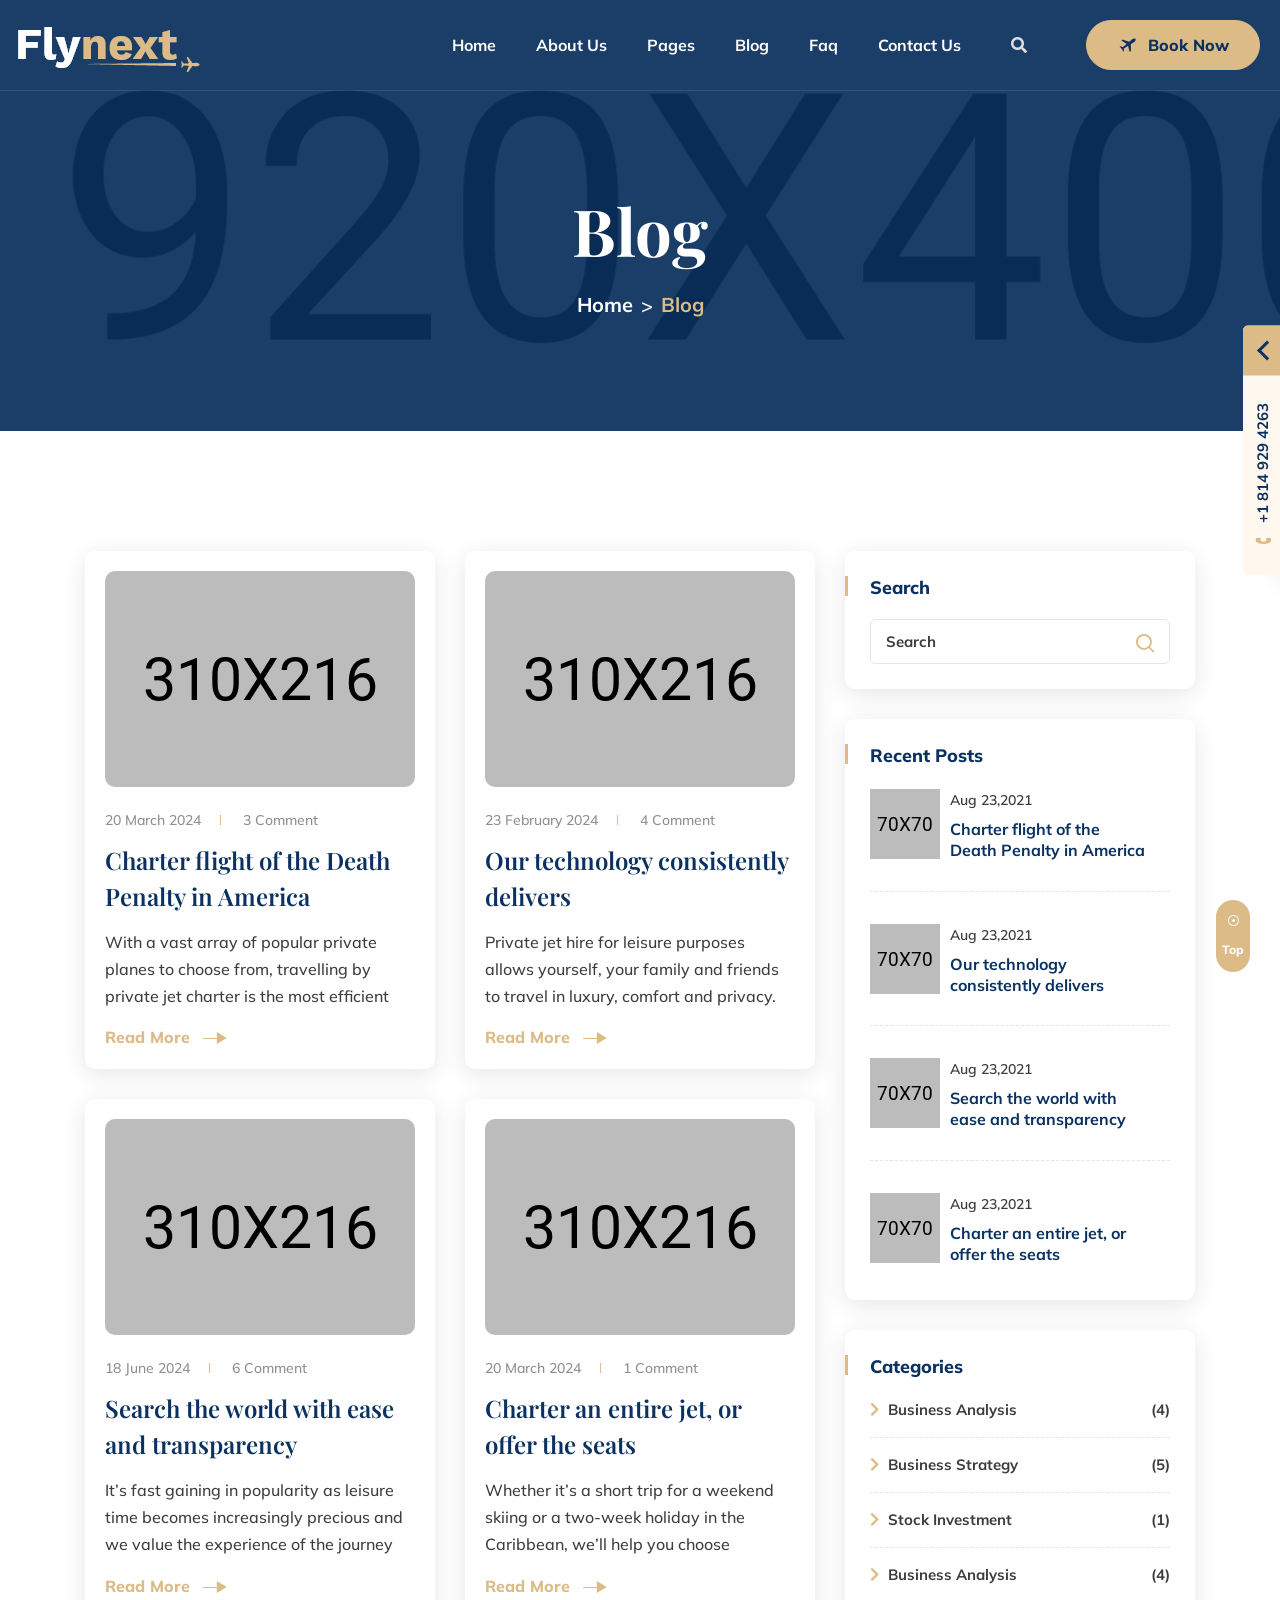
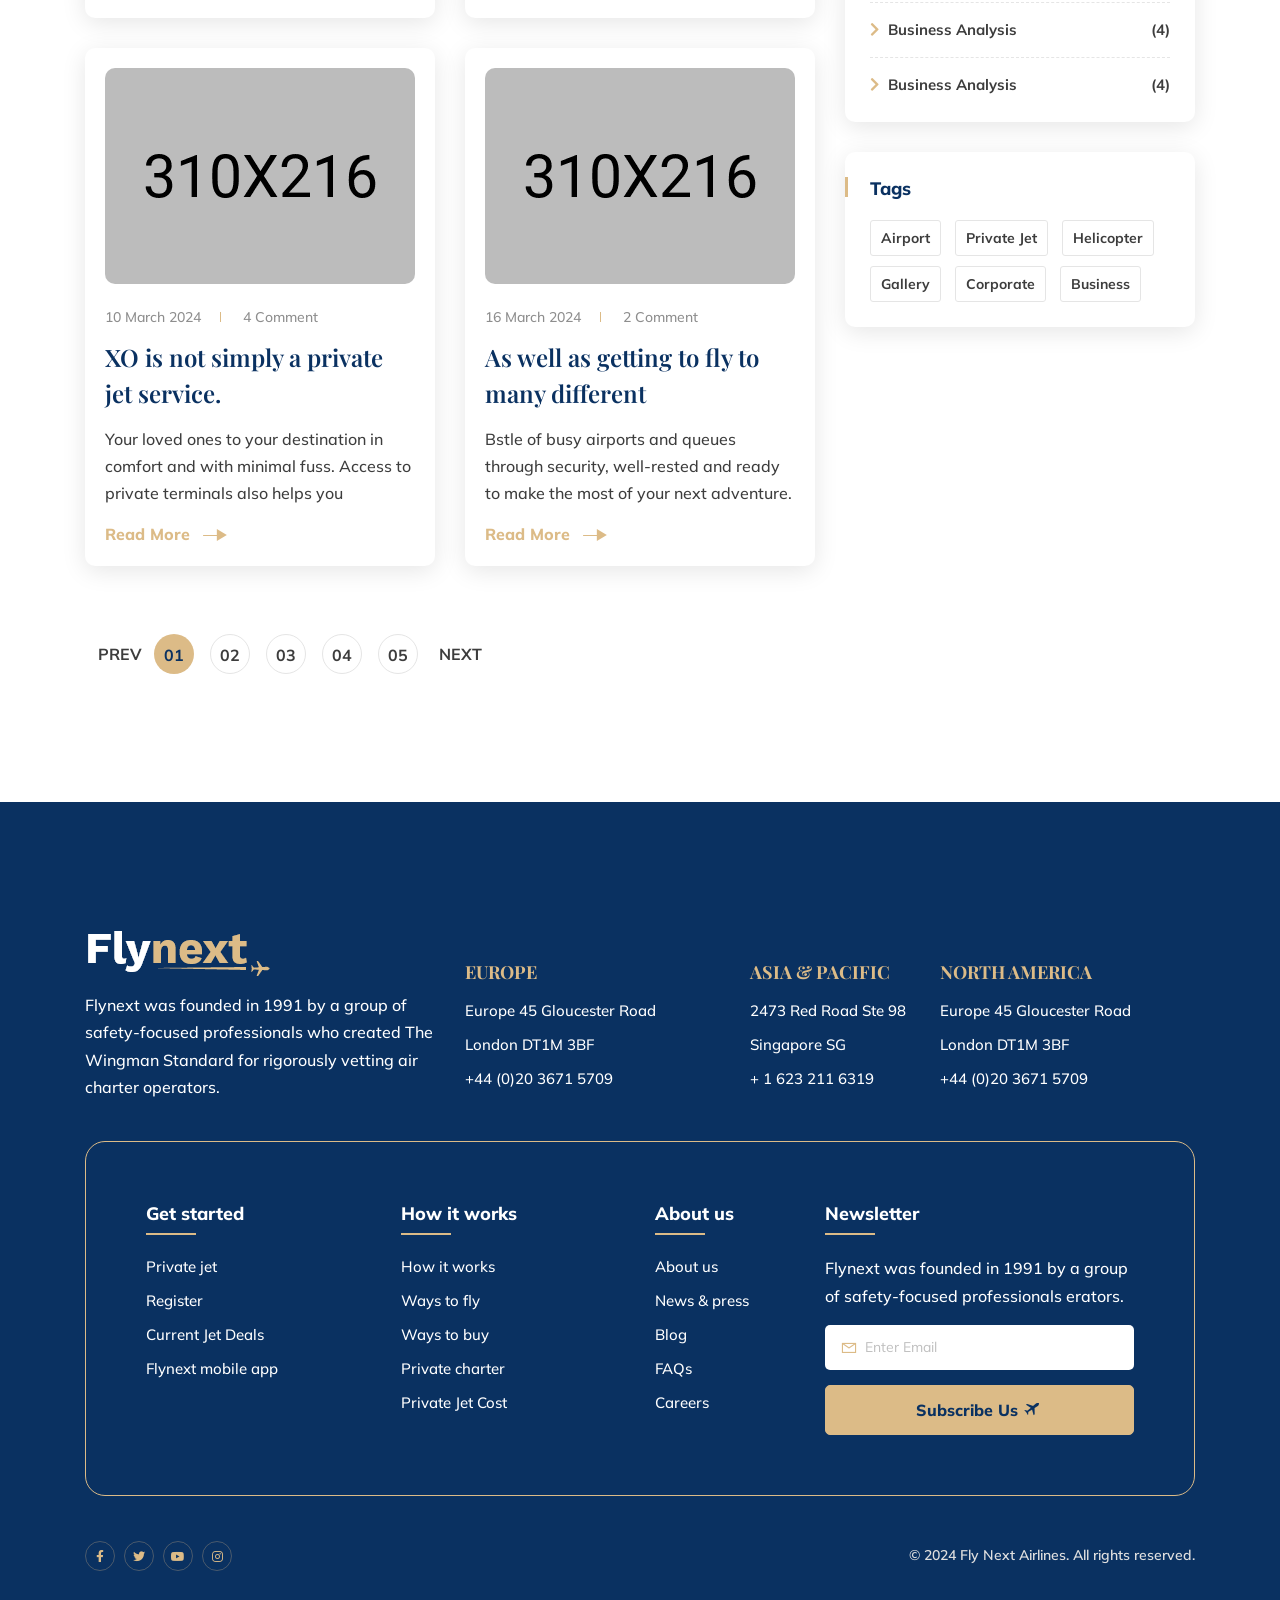
<file: public/template/blog.html>
<!DOCTYPE html>
<html lang="en">

<head>
    <meta charset="UTF-8">
    <meta name="viewport" content="width=device-width, initial-scale=1.0">
    <meta http-equiv="X-UA-Compatible" content="ie=edge">
    <title>Charter Flight & Aviation School HTML Template</title>
    <link rel="preconnect" href="https://fonts.googleapis.com">
    <link rel="preconnect" href="https://fonts.gstatic.com" crossorigin>
    <link
        href="https://fonts.googleapis.com/css2?family=Mulish:ital,wght@0,200;0,300;0,400;0,500;0,600;0,700;0,800;0,900;1,200;1,300;1,400;1,500;1,600;1,700;1,800;1,900&family=Playfair+Display:ital,wght@0,400;0,500;0,600;0,700;0,800;0,900;1,400;1,500;1,600;1,700;1,800;1,900&display=swap"
        rel="stylesheet">
    <!-- fontawesome css link -->
    <link rel="stylesheet" href="assets/css/fontawesome-all.min.css">
    <!-- bootstrap css link -->
    <link rel="stylesheet" href="assets/css/bootstrap.min.css">
    <!-- favicon -->
    <link rel="shortcut icon" href="assets/images/fav.png" type="image/x-icon">
    <!-- swipper css link -->
    <link rel="stylesheet" href="assets/css/swiper.min.css">
    <!-- lightcase css links -->
    <link rel="stylesheet" href="assets/css/lightcase.css">
    <!-- odometer css link -->
    <link rel="stylesheet" href="assets/css/odometer.css">
    <!-- line-awesome-icon css -->
    <link rel="stylesheet" href="assets/css/icomoon.css">
    <!-- line-awesome-icon css -->
    <link rel="stylesheet" href="assets/css/line-awesome.min.css">
    <!-- animate.css -->
    <link rel="stylesheet" href="assets/css/animate.css">
    <!-- aos.css -->
    <link rel="stylesheet" href="assets/css/aos.css">
    <!-- nice select css -->
    <link rel="stylesheet" href="assets/css/nice-select.css">
    <!-- main style css link -->
    <link rel="stylesheet" href="assets/css/style.css">
</head>

<body>


    <div class="page-wrapper">

        <!--~~~~~~~~~~~~~~~~~~~~~~~~~~~~~~~~~~~~~~~
        Start Preloader
    ~~~~~~~~~~~~~~~~~~~~~~~~~~~~~~~~~~~~~~~~-->
        <div class="preloader">
            <svg class="svg-loader" xmlns="http://www.w3.org/2000/svg" width="230" height="230">
                <path class="loader__path"
                    d="M86.429 40c63.616-20.04 101.511 25.08 107.265 61.93 6.487 41.54-18.593 76.99-50.6 87.643-59.46 19.791-101.262-23.577-107.142-62.616C29.398 83.441 59.945 48.343 86.43 40z"
                    fill="none" stroke="#0099cc" stroke-width="4" stroke-linecap="round" stroke-linejoin="round"
                    stroke-dasharray="10 10 10 10 10 10 10 432" stroke-dashoffset="77" />
                <path class="loader__plane"
                    d="M141.493 37.93c-1.087-.927-2.942-2.002-4.32-2.501-2.259-.824-3.252-.955-9.293-1.172-4.017-.146-5.197-.23-5.47-.37-.766-.407-1.526-1.448-7.114-9.773-4.8-7.145-5.344-7.914-6.327-8.976-1.214-1.306-1.396-1.378-3.79-1.473-1.036-.04-2-.043-2.153-.002-.353.1-.87.586-1 .952-.139.399-.076.71.431 2.22.241.72 1.029 3.386 1.742 5.918 1.644 5.844 2.378 8.343 2.863 9.705.206.601.33 1.1.275 1.125-.24.097-10.56 1.066-11.014 1.032a3.532 3.532 0 0 1-1.002-.276l-.487-.246-2.044-2.613c-2.234-2.87-2.228-2.864-3.35-3.309-.717-.287-2.82-.386-3.276-.163-.457.237-.727.644-.737 1.152-.018.39.167.805 1.916 4.373 1.06 2.166 1.964 4.083 1.998 4.27.04.179.004.521-.076.75-.093.228-1.109 2.064-2.269 4.088-1.921 3.34-2.11 3.711-2.123 4.107-.008.25.061.557.168.725.328.512.72.644 1.966.676 1.32.029 2.352-.236 3.05-.762.222-.171 1.275-1.313 2.412-2.611 1.918-2.185 2.048-2.32 2.45-2.505.241-.111.601-.232.82-.271.267-.058 2.213.201 5.912.8 3.036.48 5.525.894 5.518.914 0 .026-.121.306-.27.638-.54 1.198-1.515 3.842-3.35 9.021-1.029 2.913-2.107 5.897-2.4 6.62-.703 1.748-.725 1.833-.594 2.286.137.46.45.833.872 1.012.41.177 3.823.24 4.37.085.852-.25 1.44-.688 2.312-1.724 1.166-1.39 3.169-3.948 6.771-8.661 5.8-7.583 6.561-8.49 7.387-8.702.233-.065 2.828-.056 5.784.011 5.827.138 6.64.09 8.62-.5 2.24-.67 4.035-1.65 5.517-3.016 1.136-1.054 1.135-1.014.207-1.962-.357-.38-.767-.777-.902-.893z"
                    fill="#000033" /></svg>
        </div>
        <!--~~~~~~~~~~~~~~~~~~~~~~~~~~~~~~~~~~~~~~~
        End Preloader
    ~~~~~~~~~~~~~~~~~~~~~~~~~~~~~~~~~~~~~~~~-->


        <!--~~~~~~~~~~~~~~~~~~~~~~~~~~~~~~~~~~~~~~~
        Start Header
    ~~~~~~~~~~~~~~~~~~~~~~~~~~~~~~~~~~~~~~~~-->
        <header class="header-section header-section-one header-two">
            <div class="header">
                <div class="header-bottom-area">
                    <div class="container-fluid">
                        <div class="header-menu-content">
                            <nav class="navbar navbar-expand-lg p-0">
                                <a class="site-logo site-title" href="index.html"><img src="assets/images/logo.png"
                                        alt="site-logo"></a>
                                <button class="navbar-toggler ml-auto" type="button" data-toggle="collapse"
                                    data-target="#navbarSupportedContent" aria-controls="navbarSupportedContent"
                                    aria-expanded="false" aria-label="Toggle navigation">
                                    <span class="fas fa-bars"></span>
                                </button>
                                <div class="collapse navbar-collapse" id="navbarSupportedContent">
                                    <ul class="navbar-nav main-menu ml-auto">
                                        <li class="menu_has_children"><a href="#0">Home</a>
                                            <ul class="sub-menu">
                                                <li><a href="index.html">Home One</a></li>
                                                <li><a href="index-two.html">Home Two</a></li>
                                                <li><a href="index-dark.html">Home Dark</a></li>
                                            </ul>
                                        </li>
                                        <li><a href="about.html">About Us</a></li>
                                        <li class="menu_has_children"><a href="#0">Pages</a>
                                            <ul class="sub-menu">
                                                <li><a href="service.html">Service</a></li>
                                                <li><a href="service-details.html">Service Details</a></li>
                                                <li><a href="deals.html">Deals</a></li>
                                                <li><a href="deals-details.html">Deals Details</a></li>
                                                <li><a href="package.html">Package</a></li>
                                                <li><a href="package-details.html">Package Details</a></li>
                                                <li><a href="course.html">Our Course</a></li>
                                                <li><a href="course-details.html">Course Details</a></li>
                                                <li><a href="team.html">Our Team</a></li>
                                                <li><a href="team-details.html">Team Details</a></li>
                                                <li><a href="faq.html">FAQ</a></li>
                                                <li><a href="register.html">Sign Up</a></li>
                                                <li><a href="login.html">Sign In</a></li>
                                                <li><a href="404.html">404 Page</a></li>
                                            </ul>
                                        </li>
                                        <li class="menu_has_children"><a href="#0">Blog</a>
                                            <ul class="sub-menu">
                                                <li><a href="blog.html">Blog</a></li>
                                                <li><a href="blog-classic.html">Blog Classic</a></li>
                                                <li><a href="blog-details.html">Blog Details</a></li>
                                            </ul>
                                        </li>
                                        <li><a href="faq.html">Faq</a></li>
                                        <li><a href="contact.html">Contact Us</a></li>
                                    </ul>
                                    <div class="header-right">
                                        <div class="search-bar d-none d-lg-block">
                                            <a href="#0"><i class="fas fa-search"></i></a>
                                            <div class="header-top-search-area">
                                                <form class="header-search-form"
                                                    action="https://gamblingscript.com/search" method="GET">
                                                    <input type="search" name="keyword" id="header_search"
                                                        placeholder="Search Product...">
                                                    <button class="header-search-btn"><i
                                                            class="fas fa-search"></i></button>
                                                </form>
                                            </div>
                                        </div>
                                        <div class="header-action-area">
                                            <a href="service-details.html" class="action-btn two"><i
                                                    class="icon-btn-icon"></i></a>
                                            <div class="header-action">
                                                <a href="service-details.html" class="btn--base"><i
                                                        class="icon-btn-icon"></i> Book Now</a>
                                            </div>
                                        </div>
                                    </div>
                                </div>
                            </nav>
                        </div>
                    </div>
                </div>
            </div>
        </header>
        <!--~~~~~~~~~~~~~~~~~~~~~~~~~~~~~~~~~~~~~~~
        End Header
    ~~~~~~~~~~~~~~~~~~~~~~~~~~~~~~~~~~~~~~~~-->


        <!--~~~~~~~~~~~~~~~~~~~~~~~~~~~~~~~~~~~~~~~
        Start Banner
    ~~~~~~~~~~~~~~~~~~~~~~~~~~~~~~~~~~~~~~~~-->
        <section class="banner-section inner-banner-section bg-overlay-black bg_img"
            data-background="assets/images/bg/inner-bg.png">
            <div class="container-fluid">
                <div class="row justify-content-center align-items-center">
                    <div class="col-xl-12 text-center">
                        <div class="banner-content">
                            <h1 class="title">Blog</h1>
                            <div class="breadcrumb-area">
                                <nav aria-label="breadcrumb">
                                    <ol class="breadcrumb">
                                        <li class="breadcrumb-item"><a href="index.html">Home</a></li>
                                        <li class="breadcrumb-item active" aria-current="page">Blog</li>
                                    </ol>
                                </nav>
                            </div>
                        </div>
                    </div>
                </div>
            </div>
        </section>
        <!--~~~~~~~~~~~~~~~~~~~~~~~~~~~~~~~~~~~~~~~
        End Banner
    ~~~~~~~~~~~~~~~~~~~~~~~~~~~~~~~~~~~~~~~~-->


        <!--~~~~~~~~~~~~~~~~~~~~~~~~~~~~~~~~~~~~~~~
        Start Scroll-To-Top
    ~~~~~~~~~~~~~~~~~~~~~~~~~~~~~~~~~~~~~~~~-->
        <a href="#" class="scrollToTop">
            <i class="las la-dot-circle"></i>
            <span>Top</span>
        </a>
        <!--~~~~~~~~~~~~~~~~~~~~~~~~~~~~~~~~~~~~~~~
        End Scroll-To-Top
    ~~~~~~~~~~~~~~~~~~~~~~~~~~~~~~~~~~~~~~~~-->


        <!--~~~~~~~~~~~~~~~~~~~~~~~~~~~~~~~~~~~~~~~
        Start Call-widget
    ~~~~~~~~~~~~~~~~~~~~~~~~~~~~~~~~~~~~~~~~-->
        <div class="call-widget-wrapper">
            <button type="button" class="call-widget-btn"><span class="num"><i class="icon-call-icon"></i> +1 814 929
                    4263</span> <span class="arrow"></span></button>
            <div class="call-widget-form-area">
                <form class="book-form">
                    <div class="row justify-content-center mb-20-none">
                        <div class="col-xl-3 col-lg-3 col-md-6 col-sm-6 form-group">
                            <div class="book-select">
                                <label>From</label>
                                <div class="book-form-icon">
                                    <i class="icon-from-airplane"></i>
                                </div>
                                <select class="book-select form--control">
                                    <option value="dhaka" selected>Dhaka</option>
                                    <option value="london">London</option>
                                </select>
                            </div>
                        </div>
                        <div class="col-xl-3 col-lg-3 col-md-6 col-sm-6 form-group">
                            <div class="book-select">
                                <label>To</label>
                                <div class="book-form-icon">
                                    <i class="icon-to-airplane"></i>
                                </div>
                                <select class="book-select form--control">
                                    <option value="london" selected>London</option>
                                    <option value="dhaka">Dhaka</option>
                                </select>
                            </div>
                        </div>
                        <div class="col-xl-3 col-lg-3 col-md-6 col-sm-6 form-group">
                            <div class="book-select">
                                <label>Date</label>
                                <div class="book-form-icon">
                                    <i class="icon-schedule-icon"></i>
                                </div>
                                <select class="book-select form--control">
                                    <option value="25/12/2021" selected>25/12/2021</option>
                                    <option value="30/12/2021">30/12/2021</option>
                                </select>
                            </div>
                        </div>
                        <div class="col-xl-3 col-lg-4 col-md-6 col-sm-6 form-group">
                            <label>Passenger</label>
                            <div class="book-quantity">
                                <div class="book-plus-minus">
                                    <div class="dec qtybutton">-</div>
                                    <input class="book-plus-minus-box qty" type="text" name="qty" value="1" readonly>
                                    <div class="inc qtybutton">+</div>
                                </div>
                            </div>
                        </div>
                        <div class="col-xl-12 form-group">
                            <button type="submit" class="btn--base w-100 mt-10"><i class="icon-btn-icon"></i> Book
                                Now</button>
                        </div>
                    </div>
                </form>
            </div>
        </div>
        <!--~~~~~~~~~~~~~~~~~~~~~~~~~~~~~~~~~~~~~~~
        End Call-widget
    ~~~~~~~~~~~~~~~~~~~~~~~~~~~~~~~~~~~~~~~~-->


        <!--~~~~~~~~~~~~~~~~~~~~~~~~~~~~~~~~~~~~~~~
        Start Blog
    ~~~~~~~~~~~~~~~~~~~~~~~~~~~~~~~~~~~~~~~~-->
        <section class="blog-section ptb-120">
            <div class="container">
                <div class="row justify-content-center mb-30-none">
                    <div class="col-xl-8 col-lg-8 mb-30">
                        <div class="row justify-content-center mb-30-none">
                            <div class="col-xl-6 col-lg-6 col-md-6 col-sm-6 mb-30">
                                <div class="blog-item">
                                    <div class="blog-thumb">
                                        <img src="assets/images/blog/blog-1.png" alt="blog">
                                    </div>
                                    <div class="blog-content">
                                        <div class="blog-post-meta">
                                            <span class="date">20 March 2024</span>
                                            <span class="comment">3 Comment</span>
                                        </div>
                                        <h3 class="title"><a href="blog-details.html">Charter flight of the Death
                                                Penalty in America</a></h3>
                                        <p>With a vast array of popular private planes to choose from, travelling by
                                            private jet charter is the most efficient</p>
                                        <div class="blog-btn">
                                            <a href="blog-details.html">Read More <i
                                                    class="icon-Group-2361 ml-2"></i></a>
                                        </div>
                                    </div>
                                </div>
                            </div>
                            <div class="col-xl-6 col-lg-6 col-md-6 col-sm-6 mb-30">
                                <div class="blog-item">
                                    <div class="blog-thumb">
                                        <img src="assets/images/blog/blog-2.png" alt="blog">
                                    </div>
                                    <div class="blog-content">
                                        <div class="blog-post-meta">
                                            <span class="date">23 February 2024</span>
                                            <span class="comment">4 Comment</span>
                                        </div>
                                        <h3 class="title"><a href="blog-details.html">Our technology consistently
                                                delivers</a></h3>
                                        <p>Private jet hire for leisure purposes allows yourself, your family and
                                            friends to travel in luxury, comfort and privacy. </p>
                                        <div class="blog-btn">
                                            <a href="blog-details.html">Read More <i
                                                    class="icon-Group-2361 ml-2"></i></a>
                                        </div>
                                    </div>
                                </div>
                            </div>
                            <div class="col-xl-6 col-lg-6 col-md-6 col-sm-6 mb-30">
                                <div class="blog-item">
                                    <div class="blog-thumb">
                                        <img src="assets/images/blog/blog-3.png" alt="blog">
                                    </div>
                                    <div class="blog-content">
                                        <div class="blog-post-meta">
                                            <span class="date">18 June 2024</span>
                                            <span class="comment">6 Comment</span>
                                        </div>
                                        <h3 class="title"><a href="blog-details.html">Search the world with ease and
                                                transparency</a></h3>
                                        <p>It’s fast gaining in popularity as leisure time becomes increasingly precious
                                            and we value the experience of the journey</p>
                                        <div class="blog-btn">
                                            <a href="blog-details.html">Read More <i
                                                    class="icon-Group-2361 ml-2"></i></a>
                                        </div>
                                    </div>
                                </div>
                            </div>
                            <div class="col-xl-6 col-lg-6 col-md-6 col-sm-6 mb-30">
                                <div class="blog-item">
                                    <div class="blog-thumb">
                                        <img src="assets/images/blog/blog-1.png" alt="blog">
                                    </div>
                                    <div class="blog-content">
                                        <div class="blog-post-meta">
                                            <span class="date">20 March 2024</span>
                                            <span class="comment">1 Comment</span>
                                        </div>
                                        <h3 class="title"><a href="blog-details.html">Charter an entire jet, or offer
                                                the seats</a></h3>
                                        <p>Whether it’s a short trip for a weekend skiing or a two-week holiday in the
                                            Caribbean, we’ll help you choose</p>
                                        <div class="blog-btn">
                                            <a href="blog-details.html">Read More <i
                                                    class="icon-Group-2361 ml-2"></i></a>
                                        </div>
                                    </div>
                                </div>
                            </div>
                            <div class="col-xl-6 col-lg-6 col-md-6 col-sm-6 mb-30">
                                <div class="blog-item">
                                    <div class="blog-thumb">
                                        <img src="assets/images/blog/blog-1.png" alt="blog">
                                    </div>
                                    <div class="blog-content">
                                        <div class="blog-post-meta">
                                            <span class="date">10 March 2024</span>
                                            <span class="comment">4 Comment</span>
                                        </div>
                                        <h3 class="title"><a href="blog-details.html">XO is not simply a private jet
                                                service.</a></h3>
                                        <p>Your loved ones to your destination in comfort and with minimal fuss. Access
                                            to private terminals also helps you</p>
                                        <div class="blog-btn">
                                            <a href="blog-details.html">Read More <i
                                                    class="icon-Group-2361 ml-2"></i></a>
                                        </div>
                                    </div>
                                </div>
                            </div>
                            <div class="col-xl-6 col-lg-6 col-md-6 col-sm-6 mb-30">
                                <div class="blog-item">
                                    <div class="blog-thumb">
                                        <img src="assets/images/blog/blog-2.png" alt="blog">
                                    </div>
                                    <div class="blog-content">
                                        <div class="blog-post-meta">
                                            <span class="date">16 March 2024</span>
                                            <span class="comment">2 Comment</span>
                                        </div>
                                        <h3 class="title"><a href="blog-details.html">As well as getting to fly to many
                                                different</a></h3>
                                        <p>Bstle of busy airports and queues through security, well-rested and ready to
                                            make the most of your next adventure.</p>
                                        <div class="blog-btn">
                                            <a href="blog-details.html">Read More <i
                                                    class="icon-Group-2361 ml-2"></i></a>
                                        </div>
                                    </div>
                                </div>
                            </div>
                        </div>
                    </div>
                    <div class="col-xl-4 col-lg-4 mb-30">
                        <div class="sidebar">
                            <div class="widget-box mb-30">
                                <h4 class="widget-title">Search</h4>
                                <div class="search-widget-box">
                                    <form class="search-form">
                                        <input type="text" name="search" class="form--control" placeholder="Search">
                                        <button type="submit"><i class="icon-Search"></i></button>
                                    </form>
                                </div>
                            </div>
                            <div class="widget-box mb-30">
                                <h4 class="widget-title">Recent Posts</h4>
                                <div class="popular-widget-box">
                                    <div class="single-popular-item d-flex flex-wrap align-items-center">
                                        <div class="popular-item-thumb">
                                            <img src="assets/images/blog/small-blog-1.png" alt="blog">
                                        </div>
                                        <div class="popular-item-content">
                                            <span class="blog-date">Aug 23,2021</span>
                                            <h5 class="title"><a href="blog-details.html">Charter flight of the Death
                                                    Penalty in America</a></h5>
                                        </div>
                                    </div>
                                    <div class="single-popular-item d-flex flex-wrap align-items-center">
                                        <div class="popular-item-thumb">
                                            <img src="assets/images/blog/small-blog-2.png" alt="blog">
                                        </div>
                                        <div class="popular-item-content">
                                            <span class="blog-date">Aug 23,2021</span>
                                            <h5 class="title"><a href="blog-details.html">Our technology consistently
                                                    delivers</a></h5>
                                        </div>
                                    </div>
                                    <div class="single-popular-item d-flex flex-wrap align-items-center">
                                        <div class="popular-item-thumb">
                                            <img src="assets/images/blog/small-blog-3.png" alt="blog">
                                        </div>
                                        <div class="popular-item-content">
                                            <span class="blog-date">Aug 23,2021</span>
                                            <h5 class="title"><a href="blog-details.html">Search the world with ease and
                                                    transparency</a></h5>
                                        </div>
                                    </div>
                                    <div class="single-popular-item d-flex flex-wrap align-items-center">
                                        <div class="popular-item-thumb">
                                            <img src="assets/images/blog/small-blog-4.png" alt="blog">
                                        </div>
                                        <div class="popular-item-content">
                                            <span class="blog-date">Aug 23,2021</span>
                                            <h5 class="title"><a href="blog-details.html">Charter an entire jet, or
                                                    offer the seats</a></h5>
                                        </div>
                                    </div>
                                </div>
                            </div>
                            <div class="widget-box mb-30">
                                <h4 class="widget-title">Categories</h4>
                                <div class="category-widget-box">
                                    <ul class="category-list">
                                        <li><a href="#0"><i class="fas fa-chevron-right"></i> Business Analysis
                                                <span>4</span></a></li>
                                        <li><a href="#0"><i class="fas fa-chevron-right"></i> Business Strategy
                                                <span>5</span></a></li>
                                        <li><a href="#0"><i class="fas fa-chevron-right"></i> Stock Investment
                                                <span>1</span></a></li>
                                        <li><a href="#0"><i class="fas fa-chevron-right"></i> Business Analysis
                                                <span>4</span></a></li>
                                        <li><a href="#0"><i class="fas fa-chevron-right"></i> Business Analysis
                                                <span>4</span></a></li>
                                        <li><a href="#0"><i class="fas fa-chevron-right"></i> Business Analysis
                                                <span>4</span></a></li>
                                    </ul>
                                </div>
                            </div>
                            <div class="widget-box">
                                <h4 class="widget-title">Tags</h4>
                                <div class="tag-widget-box">
                                    <ul class="tag-list">
                                        <li><a href="#0">Airport</a></li>
                                        <li><a href="#0">Private Jet</a></li>
                                        <li><a href="#0">Helicopter</a></li>
                                        <li><a href="#0">Gallery</a></li>
                                        <li><a href="#0">Corporate</a></li>
                                        <li><a href="#0">Business</a></li>
                                    </ul>
                                </div>
                            </div>
                        </div>
                    </div>
                </div>
                <nav>
                    <ul class="pagination">
                        <li class="page-item prev">
                            <a class="page-link" href="#" rel="prev" aria-label="Prev &raquo;">PREV</a>
                        </li>
                        <li class="page-item active" aria-current="page"><span class="page-link">01</span></li>
                        <li class="page-item"><a class="page-link" href="#">02</a></li>
                        <li class="page-item"><a class="page-link" href="#">03</a></li>
                        <li class="page-item"><a class="page-link" href="#">04</a></li>
                        <li class="page-item"><a class="page-link" href="#">05</a></li>
                        <li class="page-item next">
                            <a class="page-link" href="#" rel="next" aria-label="Next &raquo;">NEXT</a>
                        </li>
                    </ul>
                </nav>
            </div>
        </section>
        <!--~~~~~~~~~~~~~~~~~~~~~~~~~~~~~~~~~~~~~~~
        End Blog
    ~~~~~~~~~~~~~~~~~~~~~~~~~~~~~~~~~~~~~~~~-->


        <!--~~~~~~~~~~~~~~~~~~~~~~~~~~~~~~~~~~~~~~~
        Start Footer
    ~~~~~~~~~~~~~~~~~~~~~~~~~~~~~~~~~~~~~~~~-->
        <footer class="footer-section section--bg pt-120">
            <div class="footer-element" data-aos="fade-left" data-aos-duration="1200">
                <img src="assets/images/element/element-1.png" alt="element">
            </div>
            <div class="container">
                <div class="footer-top-area">
                    <div class="row align-items-end mb-30-none">
                        <div class="col-xl-4 col-lg-3 col-md-6 mb-30">
                            <div class="footer-widget">
                                <div class="footer-logo">
                                    <a class="site-logo site-title" href="index.html"><img src="assets/images/logo.png"
                                            alt="site-logo"></a>
                                </div>
                                <p>Flynext was founded in 1991 by a group of safety-focused professionals who created
                                    The Wingman Standard for rigorously vetting air charter operators.</p>
                            </div>
                        </div>
                        <div class="col-xl-3 col-lg-3 col-md-6 mb-30">
                            <div class="footer-widget">
                                <h4 class="widget-title">EUROPE</h4>
                                <ul class="footer-list">
                                    <li><a href="#0">Europe 45 Gloucester Road</a></li>
                                    <li><a href="#0">London DT1M 3BF</a></li>
                                    <li><a href="#0">+44 (0)20 3671 5709</a></li>
                                </ul>
                            </div>
                        </div>
                        <div class="col-xl-2 col-lg-3 col-md-6 mb-30">
                            <div class="footer-widget">
                                <h4 class="widget-title">ASIA & PACIFIC</h4>
                                <ul class="footer-list">
                                    <li><a href="#0">2473 Red Road Ste 98</a></li>
                                    <li><a href="#0">Singapore SG</a></li>
                                    <li><a href="#0">+ 1 623 211 6319</a></li>
                                </ul>
                            </div>
                        </div>
                        <div class="col-xl-3 col-lg-3 col-md-6 mb-30">
                            <div class="footer-widget">
                                <h4 class="widget-title">NORTH AMERICA</h4>
                                <ul class="footer-list">
                                    <li><a href="#0">Europe 45 Gloucester Road</a></li>
                                    <li><a href="#0">London DT1M 3BF</a></li>
                                    <li><a href="#0">+44 (0)20 3671 5709</a></li>
                                </ul>
                            </div>
                        </div>
                    </div>
                </div>
                <div class="footer-bottom-area">
                    <div class="row mb-30-none">
                        <div class="col-xl-3 col-lg-3 col-md-6 mb-30">
                            <div class="footer-widget">
                                <h4 class="title">Get started</h4>
                                <ul class="footer-list">
                                    <li><a href="#0">Private jet</a></li>
                                    <li><a href="#0">Register</a></li>
                                    <li><a href="#0">Current Jet Deals</a></li>
                                    <li><a href="#0">Flynext mobile app</a></li>
                                </ul>
                            </div>
                        </div>
                        <div class="col-xl-3 col-lg-3 col-md-6 mb-30">
                            <div class="footer-widget">
                                <h4 class="title">How it works</h4>
                                <ul class="footer-list">
                                    <li><a href="#0">How it works</a></li>
                                    <li><a href="#0">Ways to fly</a></li>
                                    <li><a href="#0">Ways to buy</a></li>
                                    <li><a href="#0">Private charter</a></li>
                                    <li><a href="#0">Private Jet Cost</a></li>
                                </ul>
                            </div>
                        </div>
                        <div class="col-xl-2 col-lg-2 col-md-6 mb-30">
                            <div class="footer-widget">
                                <h4 class="title">About us</h4>
                                <ul class="footer-list">
                                    <li><a href="#0">About us</a></li>
                                    <li><a href="#0">News & press</a></li>
                                    <li><a href="#0">Blog</a></li>
                                    <li><a href="#0">FAQs</a></li>
                                    <li><a href="#0">Careers</a></li>
                                </ul>
                            </div>
                        </div>
                        <div class="col-xl-4 col-lg-4 col-md-6 mb-30">
                            <div class="footer-widget">
                                <h4 class="title">Newsletter</h4>
                                <p>Flynext was founded in 1991 by a group of safety-focused professionals erators.</p>
                                <form class="subscribe-form">
                                    <label class="subscribe-icon"><i class="las la-envelope"></i></label>
                                    <input type="email" class="form--control" placeholder="Enter Email">
                                    <button type="submit" class="btn--base">Subscribe Us <i
                                            class="icon-btn-icon ml-1"></i></button>
                                </form>
                            </div>
                        </div>
                    </div>
                </div>
                <div class="copyright-area">
                    <div class="social-area">
                        <ul class="footer-social">
                            <li><a href="#0"><i class="fab fa-facebook-f"></i></a></li>
                            <li><a href="#0" class="active"><i class="fab fa-twitter"></i></a></li>
                            <li><a href="#0"><i class="fab fa-youtube"></i></a></li>
                            <li><a href="#0"><i class="fab fa-instagram"></i></a></li>
                        </ul>
                    </div>
                    <p>© 2024 Fly Next Airlines. All rights reserved.</p>
                </div>
            </div>
        </footer>
        <!--~~~~~~~~~~~~~~~~~~~~~~~~~~~~~~~~~~~~~~~
        End Footer
    ~~~~~~~~~~~~~~~~~~~~~~~~~~~~~~~~~~~~~~~~-->
    </div>




    <!-- jquery -->
    <script src="assets/js/jquery.js"></script>
    <!-- bootstrap js -->
    <script src="assets/js/bootstrap.min.js"></script>
    <!-- swipper js -->
    <script src="assets/js/swiper.min.js"></script>
    <!-- lightcase js-->
    <script src="assets/js/lightcase.js"></script>
    <!-- odometer js -->
    <script src="assets/js/odometer.min.js"></script>
    <!-- viewport js -->
    <script src="assets/js/viewport.jquery.js"></script>
    <!-- progress js -->
    <script src="assets/js/circle-progress.min.js"></script>
    <!-- aos js file -->
    <script src="assets/js/aos.js"></script>
    <!-- nice select js -->
    <script src="assets/js/jquery.nice-select.js"></script>
    <!-- main -->
    <script src="assets/js/main.js"></script>


</body>

</html>
</file>
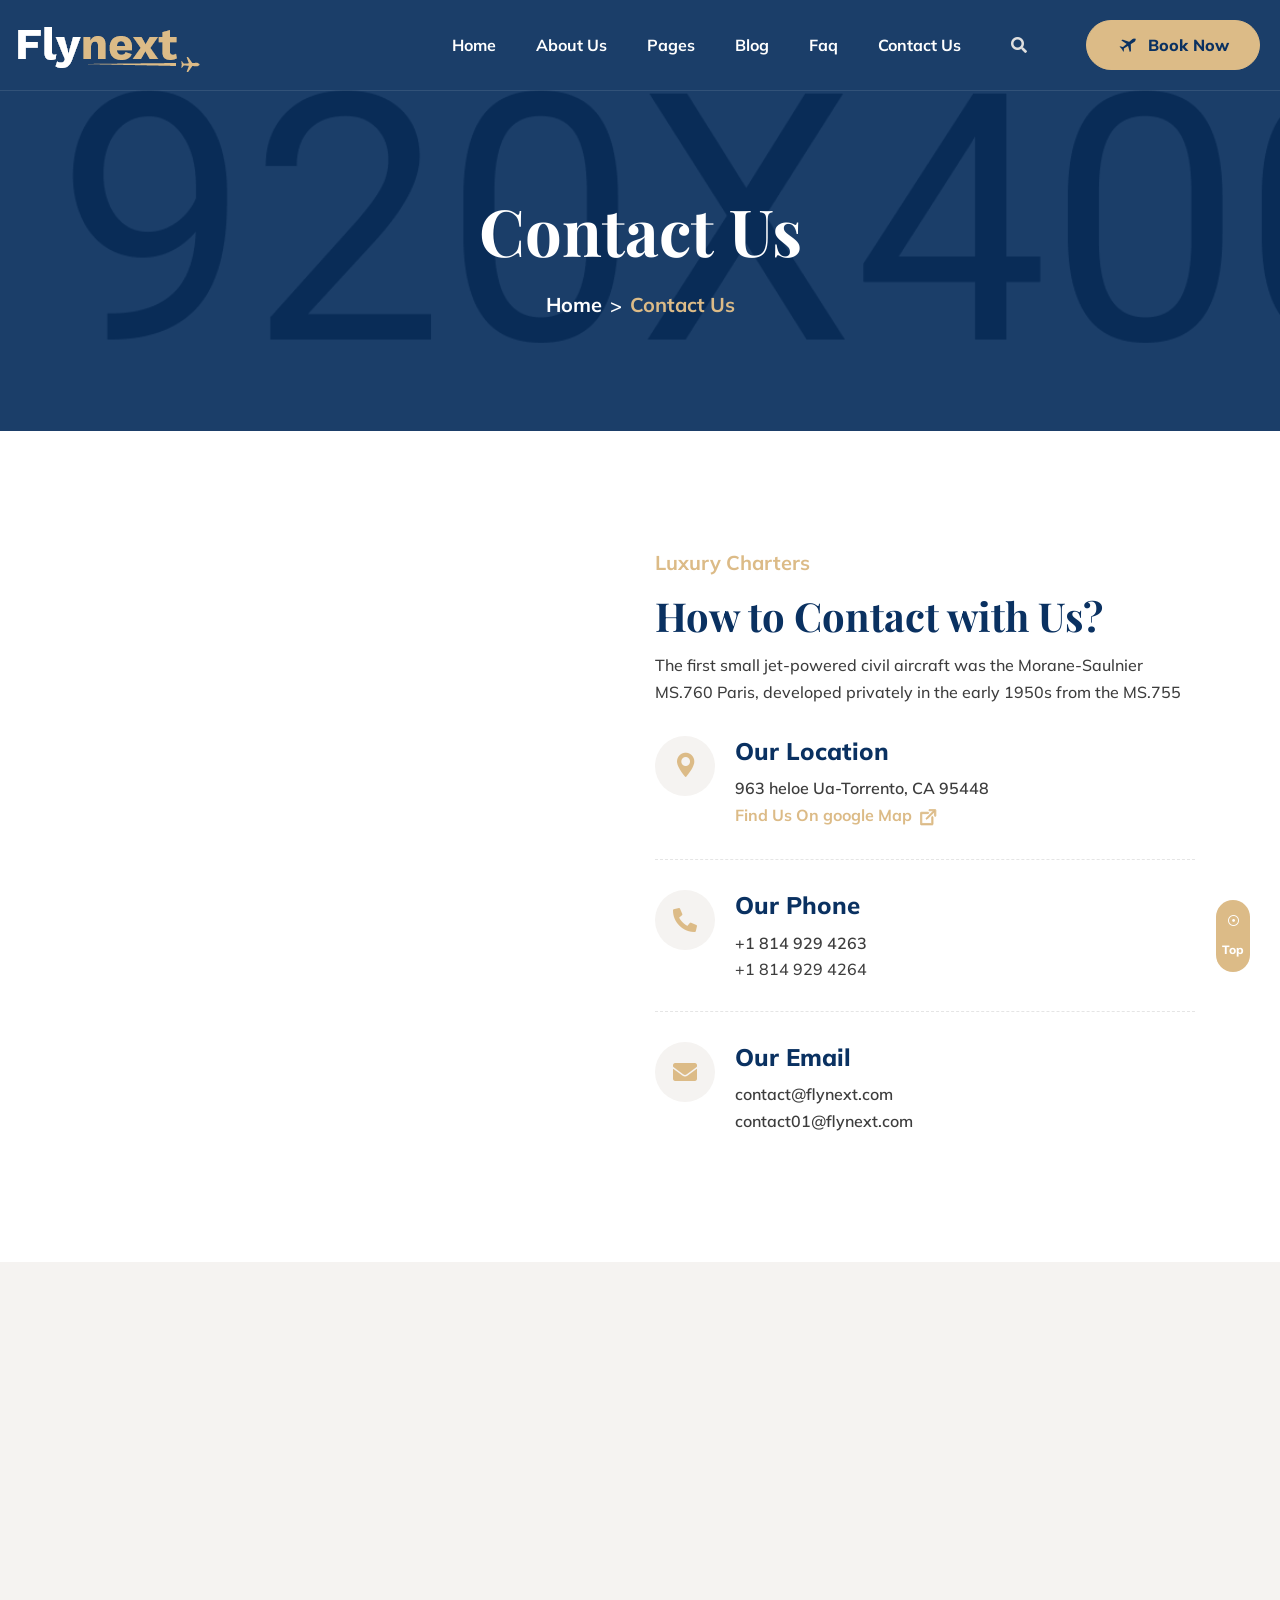
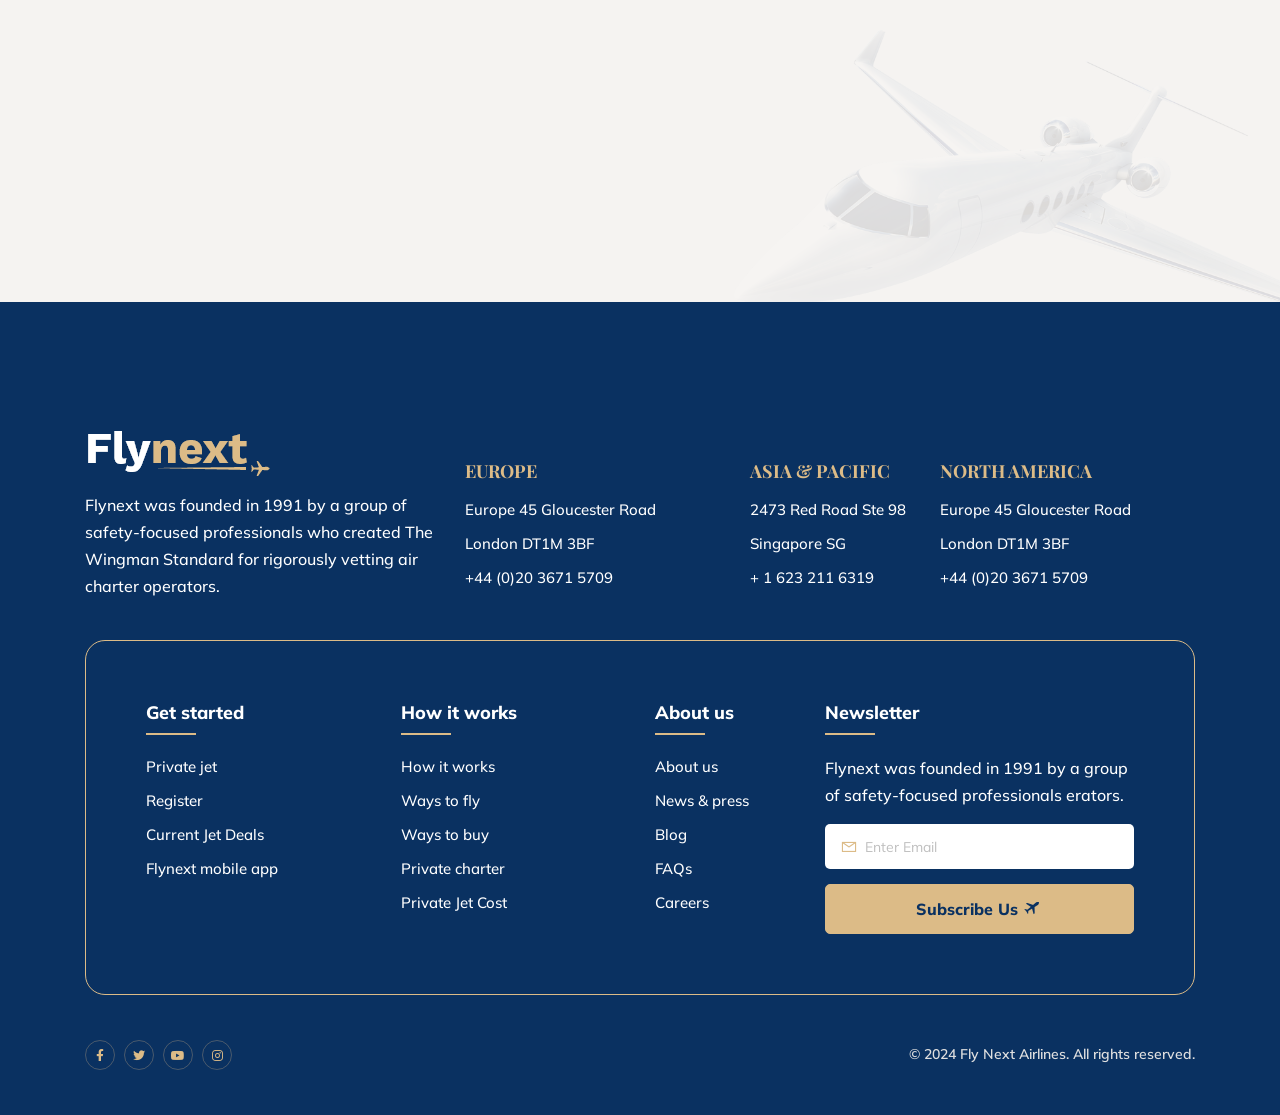
<file: public/template/contact.html>
<!DOCTYPE html>
<html lang="en">

<head>
    <meta charset="UTF-8">
    <meta name="viewport" content="width=device-width, initial-scale=1.0">
    <meta http-equiv="X-UA-Compatible" content="ie=edge">
    <title>Charter Flight & Aviation School HTML Template</title>
    <link rel="preconnect" href="https://fonts.googleapis.com">
    <link rel="preconnect" href="https://fonts.gstatic.com" crossorigin>
    <link
        href="https://fonts.googleapis.com/css2?family=Mulish:ital,wght@0,200;0,300;0,400;0,500;0,600;0,700;0,800;0,900;1,200;1,300;1,400;1,500;1,600;1,700;1,800;1,900&family=Playfair+Display:ital,wght@0,400;0,500;0,600;0,700;0,800;0,900;1,400;1,500;1,600;1,700;1,800;1,900&display=swap"
        rel="stylesheet">
    <!-- fontawesome css link -->
    <link rel="stylesheet" href="assets/css/fontawesome-all.min.css">
    <!-- bootstrap css link -->
    <link rel="stylesheet" href="assets/css/bootstrap.min.css">
    <!-- favicon -->
    <link rel="shortcut icon" href="assets/images/fav.png" type="image/x-icon">
    <!-- swipper css link -->
    <link rel="stylesheet" href="assets/css/swiper.min.css">
    <!-- lightcase css links -->
    <link rel="stylesheet" href="assets/css/lightcase.css">
    <!-- odometer css link -->
    <link rel="stylesheet" href="assets/css/odometer.css">
    <!-- line-awesome-icon css -->
    <link rel="stylesheet" href="assets/css/icomoon.css">
    <!-- line-awesome-icon css -->
    <link rel="stylesheet" href="assets/css/line-awesome.min.css">
    <!-- animate.css -->
    <link rel="stylesheet" href="assets/css/animate.css">
    <!-- aos.css -->
    <link rel="stylesheet" href="assets/css/aos.css">
    <!-- nice select css -->
    <link rel="stylesheet" href="assets/css/nice-select.css">
    <!-- main style css link -->
    <link rel="stylesheet" href="assets/css/style.css">
</head>

<body>


    <div class="page-wrapper">

        <!--~~~~~~~~~~~~~~~~~~~~~~~~~~~~~~~~~~~~~~~
        Start Preloader
    ~~~~~~~~~~~~~~~~~~~~~~~~~~~~~~~~~~~~~~~~-->
        <div class="preloader">
            <svg class="svg-loader" xmlns="http://www.w3.org/2000/svg" width="230" height="230">
                <path class="loader__path"
                    d="M86.429 40c63.616-20.04 101.511 25.08 107.265 61.93 6.487 41.54-18.593 76.99-50.6 87.643-59.46 19.791-101.262-23.577-107.142-62.616C29.398 83.441 59.945 48.343 86.43 40z"
                    fill="none" stroke="#0099cc" stroke-width="4" stroke-linecap="round" stroke-linejoin="round"
                    stroke-dasharray="10 10 10 10 10 10 10 432" stroke-dashoffset="77" />
                <path class="loader__plane"
                    d="M141.493 37.93c-1.087-.927-2.942-2.002-4.32-2.501-2.259-.824-3.252-.955-9.293-1.172-4.017-.146-5.197-.23-5.47-.37-.766-.407-1.526-1.448-7.114-9.773-4.8-7.145-5.344-7.914-6.327-8.976-1.214-1.306-1.396-1.378-3.79-1.473-1.036-.04-2-.043-2.153-.002-.353.1-.87.586-1 .952-.139.399-.076.71.431 2.22.241.72 1.029 3.386 1.742 5.918 1.644 5.844 2.378 8.343 2.863 9.705.206.601.33 1.1.275 1.125-.24.097-10.56 1.066-11.014 1.032a3.532 3.532 0 0 1-1.002-.276l-.487-.246-2.044-2.613c-2.234-2.87-2.228-2.864-3.35-3.309-.717-.287-2.82-.386-3.276-.163-.457.237-.727.644-.737 1.152-.018.39.167.805 1.916 4.373 1.06 2.166 1.964 4.083 1.998 4.27.04.179.004.521-.076.75-.093.228-1.109 2.064-2.269 4.088-1.921 3.34-2.11 3.711-2.123 4.107-.008.25.061.557.168.725.328.512.72.644 1.966.676 1.32.029 2.352-.236 3.05-.762.222-.171 1.275-1.313 2.412-2.611 1.918-2.185 2.048-2.32 2.45-2.505.241-.111.601-.232.82-.271.267-.058 2.213.201 5.912.8 3.036.48 5.525.894 5.518.914 0 .026-.121.306-.27.638-.54 1.198-1.515 3.842-3.35 9.021-1.029 2.913-2.107 5.897-2.4 6.62-.703 1.748-.725 1.833-.594 2.286.137.46.45.833.872 1.012.41.177 3.823.24 4.37.085.852-.25 1.44-.688 2.312-1.724 1.166-1.39 3.169-3.948 6.771-8.661 5.8-7.583 6.561-8.49 7.387-8.702.233-.065 2.828-.056 5.784.011 5.827.138 6.64.09 8.62-.5 2.24-.67 4.035-1.65 5.517-3.016 1.136-1.054 1.135-1.014.207-1.962-.357-.38-.767-.777-.902-.893z"
                    fill="#000033" /></svg>
        </div>
        <!--~~~~~~~~~~~~~~~~~~~~~~~~~~~~~~~~~~~~~~~
        End Preloader
    ~~~~~~~~~~~~~~~~~~~~~~~~~~~~~~~~~~~~~~~~-->


        <!--~~~~~~~~~~~~~~~~~~~~~~~~~~~~~~~~~~~~~~~
        Start Header
    ~~~~~~~~~~~~~~~~~~~~~~~~~~~~~~~~~~~~~~~~-->
        <header class="header-section header-section-one header-two">
            <div class="header">
                <div class="header-bottom-area">
                    <div class="container-fluid">
                        <div class="header-menu-content">
                            <nav class="navbar navbar-expand-lg p-0">
                                <a class="site-logo site-title" href="index.html"><img src="assets/images/logo.png"
                                        alt="site-logo"></a>
                                <button class="navbar-toggler ml-auto" type="button" data-toggle="collapse"
                                    data-target="#navbarSupportedContent" aria-controls="navbarSupportedContent"
                                    aria-expanded="false" aria-label="Toggle navigation">
                                    <span class="fas fa-bars"></span>
                                </button>
                                <div class="collapse navbar-collapse" id="navbarSupportedContent">
                                    <ul class="navbar-nav main-menu ml-auto">
                                        <li class="menu_has_children"><a href="#0">Home</a>
                                            <ul class="sub-menu">
                                                <li><a href="index.html">Home One</a></li>
                                                <li><a href="index-two.html">Home Two</a></li>
                                                <li><a href="index-dark.html">Home Dark</a></li>
                                            </ul>
                                        </li>
                                        <li><a href="about.html">About Us</a></li>
                                        <li class="menu_has_children"><a href="#0">Pages</a>
                                            <ul class="sub-menu">
                                                <li><a href="service.html">Service</a></li>
                                                <li><a href="service-details.html">Service Details</a></li>
                                                <li><a href="deals.html">Deals</a></li>
                                                <li><a href="deals-details.html">Deals Details</a></li>
                                                <li><a href="package.html">Package</a></li>
                                                <li><a href="package-details.html">Package Details</a></li>
                                                <li><a href="course.html">Our Course</a></li>
                                                <li><a href="course-details.html">Course Details</a></li>
                                                <li><a href="team.html">Our Team</a></li>
                                                <li><a href="team-details.html">Team Details</a></li>
                                                <li><a href="faq.html">FAQ</a></li>
                                                <li><a href="register.html">Sign Up</a></li>
                                                <li><a href="login.html">Sign In</a></li>
                                                <li><a href="404.html">404 Page</a></li>
                                            </ul>
                                        </li>
                                        <li class="menu_has_children"><a href="#0">Blog</a>
                                            <ul class="sub-menu">
                                                <li><a href="blog.html">Blog</a></li>
                                                <li><a href="blog-classic.html">Blog Classic</a></li>
                                                <li><a href="blog-details.html">Blog Details</a></li>
                                            </ul>
                                        </li>
                                        <li><a href="faq.html">Faq</a></li>
                                        <li><a href="contact.html">Contact Us</a></li>
                                    </ul>
                                    <div class="header-right">
                                        <div class="search-bar d-none d-lg-block">
                                            <a href="#0"><i class="fas fa-search"></i></a>
                                            <div class="header-top-search-area">
                                                <form class="header-search-form"
                                                    action="https://gamblingscript.com/search" method="GET">
                                                    <input type="search" name="keyword" id="header_search"
                                                        placeholder="Search Product...">
                                                    <button class="header-search-btn"><i
                                                            class="fas fa-search"></i></button>
                                                </form>
                                            </div>
                                        </div>
                                        <div class="header-action-area">
                                            <a href="service-details.html" class="action-btn two"><i
                                                    class="icon-btn-icon"></i></a>
                                            <div class="header-action">
                                                <a href="service-details.html" class="btn--base"><i
                                                        class="icon-btn-icon"></i> Book Now</a>
                                            </div>
                                        </div>
                                    </div>
                                </div>
                            </nav>
                        </div>
                    </div>
                </div>
            </div>
        </header>
        <!--~~~~~~~~~~~~~~~~~~~~~~~~~~~~~~~~~~~~~~~
        End Header
    ~~~~~~~~~~~~~~~~~~~~~~~~~~~~~~~~~~~~~~~~-->


        <!--~~~~~~~~~~~~~~~~~~~~~~~~~~~~~~~~~~~~~~~
        Start Banner
    ~~~~~~~~~~~~~~~~~~~~~~~~~~~~~~~~~~~~~~~~-->
        <section class="banner-section inner-banner-section bg-overlay-black bg_img"
            data-background="assets/images/bg/inner-bg.png">
            <div class="container-fluid">
                <div class="row justify-content-center align-items-center">
                    <div class="col-xl-12 text-center">
                        <div class="banner-content">
                            <h1 class="title">Contact Us</h1>
                            <div class="breadcrumb-area">
                                <nav aria-label="breadcrumb">
                                    <ol class="breadcrumb">
                                        <li class="breadcrumb-item"><a href="index.html">Home</a></li>
                                        <li class="breadcrumb-item active" aria-current="page">Contact Us</li>
                                    </ol>
                                </nav>
                            </div>
                        </div>
                    </div>
                </div>
            </div>
        </section>
        <!--~~~~~~~~~~~~~~~~~~~~~~~~~~~~~~~~~~~~~~~
        End Banner
    ~~~~~~~~~~~~~~~~~~~~~~~~~~~~~~~~~~~~~~~~-->


        <!--~~~~~~~~~~~~~~~~~~~~~~~~~~~~~~~~~~~~~~~
        Start Scroll-To-Top
    ~~~~~~~~~~~~~~~~~~~~~~~~~~~~~~~~~~~~~~~~-->
        <a href="#" class="scrollToTop">
            <i class="las la-dot-circle"></i>
            <span>Top</span>
        </a>
        <!--~~~~~~~~~~~~~~~~~~~~~~~~~~~~~~~~~~~~~~~
        End Scroll-To-Top
    ~~~~~~~~~~~~~~~~~~~~~~~~~~~~~~~~~~~~~~~~-->


        <!--~~~~~~~~~~~~~~~~~~~~~~~~~~~~~~~~~~~~~~~
        Start Contact
    ~~~~~~~~~~~~~~~~~~~~~~~~~~~~~~~~~~~~~~~~-->
        <section class="contact-section ptb-120">
            <div class="container">
                <div class="row justify-content-center mb-30-none">
                    <div class="col-xl-6 col-lg-6 mb-30">
                        <div class="map-area">
                            <iframe
                                src="https://www.google.com/maps/embed?pb=!1m18!1m12!1m3!1d3070.1899657893728!2d90.42380431666383!3d23.779746865573756!2m3!1f0!2f0!3f0!3m2!1i1024!2i768!4f13.1!3m3!1m2!1s0x3755c7499f257eab%3A0xe6b4b9eacea70f4a!2sManama+Tower!5e0!3m2!1sen!2sbd!4v1561542597668!5m2!1sen!2sbd"
                                style="border:0" allowfullscreen></iframe>
                        </div>
                    </div>
                    <div class="col-xl-6 col-lg-6 mb-30">
                        <div class="contact-widget">
                            <div class="contact-form-header">
                                <span class="sub-title">Luxury Charters</span>
                                <h2 class="title">How to Contact with Us?</h2>
                                <p>The first small jet-powered civil aircraft was the Morane-Saulnier MS.760 Paris,
                                    developed privately in the early 1950s from the MS.755 </p>
                            </div>
                            <ul class="contact-item-list">
                                <li>
                                    <a href="#0">
                                        <div class="contact-item-icon">
                                            <i class="icon-location-icon"></i>
                                        </div>
                                        <div class="contact-item-content">
                                            <h4 class="title">Our Location</h4>
                                            <p>963 heloe Ua-Torrento, CA 95448</p>
                                            <p class="text--base font-weight-bold">Find Us On google Map <span
                                                    class="ml-1"><img src="assets/images/element/element-20.png"
                                                        alt="element"></span></p>
                                        </div>
                                    </a>
                                </li>
                                <li>
                                    <a href="#0">
                                        <div class="contact-item-icon">
                                            <i class="fas fa-phone-alt"></i>
                                        </div>
                                        <div class="contact-item-content">
                                            <h4 class="title">Our Phone</h4>
                                            <p>+1 814 929 4263</p>
                                            <span class="sub-title">+1 814 929 4264</span>
                                        </div>
                                    </a>
                                </li>
                                <li>
                                    <a href="#0">
                                        <div class="contact-item-icon">
                                            <i class="fas fa-envelope"></i>
                                        </div>
                                        <div class="contact-item-content">
                                            <h4 class="title">Our Email</h4>
                                            <p>contact@flynext.com</p>
                                            <p>contact01@flynext.com</p>
                                        </div>
                                    </a>
                                </li>
                            </ul>
                        </div>
                    </div>
                </div>
            </div>
        </section>
        <!--~~~~~~~~~~~~~~~~~~~~~~~~~~~~~~~~~~~~~~~
        End Contact
    ~~~~~~~~~~~~~~~~~~~~~~~~~~~~~~~~~~~~~~~~-->


        <!--~~~~~~~~~~~~~~~~~~~~~~~~~~~~~~~~~~~~~~~
        Start Contact
    ~~~~~~~~~~~~~~~~~~~~~~~~~~~~~~~~~~~~~~~~-->
        <section class="contact-section bg--gray ptb-120">
            <div class="contact-element">
                <img src="assets/images/element/element-18.png" alt="element">
            </div>
            <div class="container">
                <div class="row justify-content-center mb-30-none">
                    <div class="col-xl-5 col-lg-5 mb-30">
                        <div class="contact-left-content" data-aos="fade-right" data-aos-duration="1200">
                            <span class="sub-title">Talk to us</span>
                            <h2 class="title">Any Question?
                                Fell Free to
                                Contact</h2>
                            <p>With a vast array of popular private planes to choose from, travelling by private jet
                                charter is the most efficient</p>
                            <ul class="contact-social">
                                <li><a href="#0"><i class="fab fa-facebook-f"></i></a></li>
                                <li><a href="#0" class="active"><i class="fab fa-twitter"></i></a></li>
                                <li><a href="#0"><i class="fab fa-youtube"></i></a></li>
                                <li><a href="#0"><i class="fab fa-instagram"></i></a></li>
                            </ul>
                        </div>
                    </div>
                    <div class="col-xl-7 col-lg-7 mb-30">
                        <div class="contact-form-inner" data-aos="fade-left" data-aos-duration="1200">
                            <div class="contact-form-area">
                                <form class="contact-form">
                                    <div class="row justify-content-center mb-20-none">
                                        <div class="col-xl-6 col-lg-6 form-group">
                                            <label class="icon"><i class="icon-name_icone"></i></label>
                                            <input type="text" class="form--control" name="name" placeholder="Name"
                                                required>
                                        </div>
                                        <div class="col-xl-6 col-lg-6 form-group">
                                            <label class="icon"><i class="las la-envelope"></i></label>
                                            <input type="email" class="form--control" name="email" placeholder="Email"
                                                required>
                                        </div>
                                        <div class="col-xl-6 col-lg-6 form-group">
                                            <label class="icon"><i class="icon-call_icone"></i></label>
                                            <input type="number" class="form--control" name="phone" placeholder="Phone"
                                                required>
                                        </div>
                                        <div class="col-xl-6 col-lg-6 form-group">
                                            <div class="contact-select">
                                                <select class="form--control">
                                                    <option value="1">Subject</option>
                                                    <option value="2">Subject one</option>
                                                    <option value="3">Subject two</option>
                                                </select>
                                            </div>
                                        </div>
                                        <div class="col-lg-12 form-group">
                                            <label class="icon"><i class="icon-massage"></i></label>
                                            <textarea class="form--control" placeholder="Message" required></textarea>
                                        </div>
                                        <div class="col-lg-12 form-group">
                                            <button type="submit" class="btn--base mt-10">Submit Now <i
                                                    class="icon-Group-2361 ml-2"></i></button>
                                        </div>
                                    </div>
                                </form>
                            </div>
                        </div>
                    </div>
                </div>
            </div>
        </section>
        <!--~~~~~~~~~~~~~~~~~~~~~~~~~~~~~~~~~~~~~~~
        End Contact
    ~~~~~~~~~~~~~~~~~~~~~~~~~~~~~~~~~~~~~~~~-->


        <!--~~~~~~~~~~~~~~~~~~~~~~~~~~~~~~~~~~~~~~~
        Start Footer
    ~~~~~~~~~~~~~~~~~~~~~~~~~~~~~~~~~~~~~~~~-->
        <footer class="footer-section section--bg pt-120">
            <div class="footer-element" data-aos="fade-left" data-aos-duration="1200">
                <img src="assets/images/element/element-1.png" alt="element">
            </div>
            <div class="container">
                <div class="footer-top-area">
                    <div class="row align-items-end mb-30-none">
                        <div class="col-xl-4 col-lg-3 col-md-6 mb-30">
                            <div class="footer-widget">
                                <div class="footer-logo">
                                    <a class="site-logo site-title" href="index.html"><img src="assets/images/logo.png"
                                            alt="site-logo"></a>
                                </div>
                                <p>Flynext was founded in 1991 by a group of safety-focused professionals who created
                                    The Wingman Standard for rigorously vetting air charter operators.</p>
                            </div>
                        </div>
                        <div class="col-xl-3 col-lg-3 col-md-6 mb-30">
                            <div class="footer-widget">
                                <h4 class="widget-title">EUROPE</h4>
                                <ul class="footer-list">
                                    <li><a href="#0">Europe 45 Gloucester Road</a></li>
                                    <li><a href="#0">London DT1M 3BF</a></li>
                                    <li><a href="#0">+44 (0)20 3671 5709</a></li>
                                </ul>
                            </div>
                        </div>
                        <div class="col-xl-2 col-lg-3 col-md-6 mb-30">
                            <div class="footer-widget">
                                <h4 class="widget-title">ASIA & PACIFIC</h4>
                                <ul class="footer-list">
                                    <li><a href="#0">2473 Red Road Ste 98</a></li>
                                    <li><a href="#0">Singapore SG</a></li>
                                    <li><a href="#0">+ 1 623 211 6319</a></li>
                                </ul>
                            </div>
                        </div>
                        <div class="col-xl-3 col-lg-3 col-md-6 mb-30">
                            <div class="footer-widget">
                                <h4 class="widget-title">NORTH AMERICA</h4>
                                <ul class="footer-list">
                                    <li><a href="#0">Europe 45 Gloucester Road</a></li>
                                    <li><a href="#0">London DT1M 3BF</a></li>
                                    <li><a href="#0">+44 (0)20 3671 5709</a></li>
                                </ul>
                            </div>
                        </div>
                    </div>
                </div>
                <div class="footer-bottom-area">
                    <div class="row mb-30-none">
                        <div class="col-xl-3 col-lg-3 col-md-6 mb-30">
                            <div class="footer-widget">
                                <h4 class="title">Get started</h4>
                                <ul class="footer-list">
                                    <li><a href="#0">Private jet</a></li>
                                    <li><a href="#0">Register</a></li>
                                    <li><a href="#0">Current Jet Deals</a></li>
                                    <li><a href="#0">Flynext mobile app</a></li>
                                </ul>
                            </div>
                        </div>
                        <div class="col-xl-3 col-lg-3 col-md-6 mb-30">
                            <div class="footer-widget">
                                <h4 class="title">How it works</h4>
                                <ul class="footer-list">
                                    <li><a href="#0">How it works</a></li>
                                    <li><a href="#0">Ways to fly</a></li>
                                    <li><a href="#0">Ways to buy</a></li>
                                    <li><a href="#0">Private charter</a></li>
                                    <li><a href="#0">Private Jet Cost</a></li>
                                </ul>
                            </div>
                        </div>
                        <div class="col-xl-2 col-lg-2 col-md-6 mb-30">
                            <div class="footer-widget">
                                <h4 class="title">About us</h4>
                                <ul class="footer-list">
                                    <li><a href="#0">About us</a></li>
                                    <li><a href="#0">News & press</a></li>
                                    <li><a href="#0">Blog</a></li>
                                    <li><a href="#0">FAQs</a></li>
                                    <li><a href="#0">Careers</a></li>
                                </ul>
                            </div>
                        </div>
                        <div class="col-xl-4 col-lg-4 col-md-6 mb-30">
                            <div class="footer-widget">
                                <h4 class="title">Newsletter</h4>
                                <p>Flynext was founded in 1991 by a group of safety-focused professionals erators.</p>
                                <form class="subscribe-form">
                                    <label class="subscribe-icon"><i class="las la-envelope"></i></label>
                                    <input type="email" class="form--control" placeholder="Enter Email">
                                    <button type="submit" class="btn--base">Subscribe Us <i
                                            class="icon-btn-icon ml-1"></i></button>
                                </form>
                            </div>
                        </div>
                    </div>
                </div>
                <div class="copyright-area">
                    <div class="social-area">
                        <ul class="footer-social">
                            <li><a href="#0"><i class="fab fa-facebook-f"></i></a></li>
                            <li><a href="#0" class="active"><i class="fab fa-twitter"></i></a></li>
                            <li><a href="#0"><i class="fab fa-youtube"></i></a></li>
                            <li><a href="#0"><i class="fab fa-instagram"></i></a></li>
                        </ul>
                    </div>
                    <p>© 2024 Fly Next Airlines. All rights reserved.</p>
                </div>
            </div>
        </footer>
        <!--~~~~~~~~~~~~~~~~~~~~~~~~~~~~~~~~~~~~~~~
        End Footer
    ~~~~~~~~~~~~~~~~~~~~~~~~~~~~~~~~~~~~~~~~-->
    </div>




    <!-- jquery -->
    <script src="assets/js/jquery.js"></script>
    <!-- bootstrap js -->
    <script src="assets/js/bootstrap.min.js"></script>
    <!-- swipper js -->
    <script src="assets/js/swiper.min.js"></script>
    <!-- lightcase js-->
    <script src="assets/js/lightcase.js"></script>
    <!-- odometer js -->
    <script src="assets/js/odometer.min.js"></script>
    <!-- viewport js -->
    <script src="assets/js/viewport.jquery.js"></script>
    <!-- progress js -->
    <script src="assets/js/circle-progress.min.js"></script>
    <!-- aos js file -->
    <script src="assets/js/aos.js"></script>
    <!-- nice select js -->
    <script src="assets/js/jquery.nice-select.js"></script>
    <!-- main -->
    <script src="assets/js/main.js"></script>


</body>

</html>
</file>
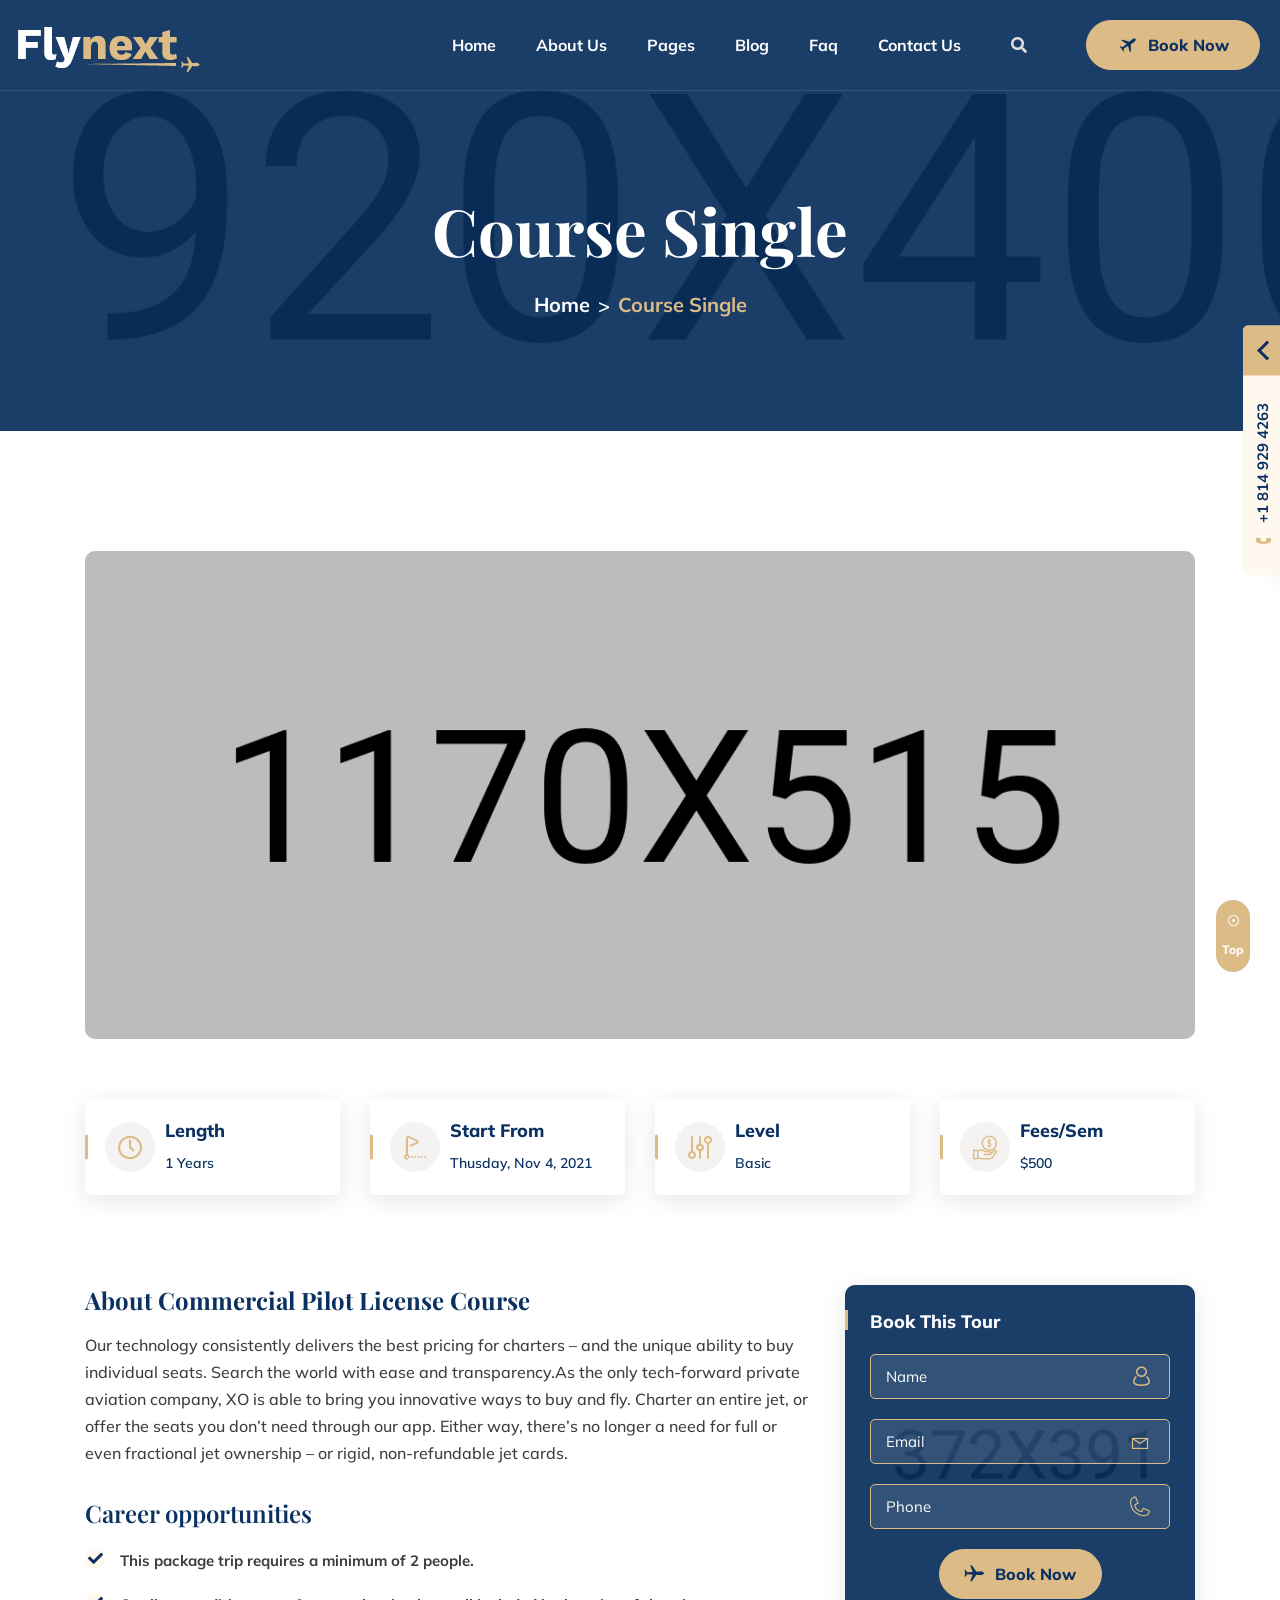
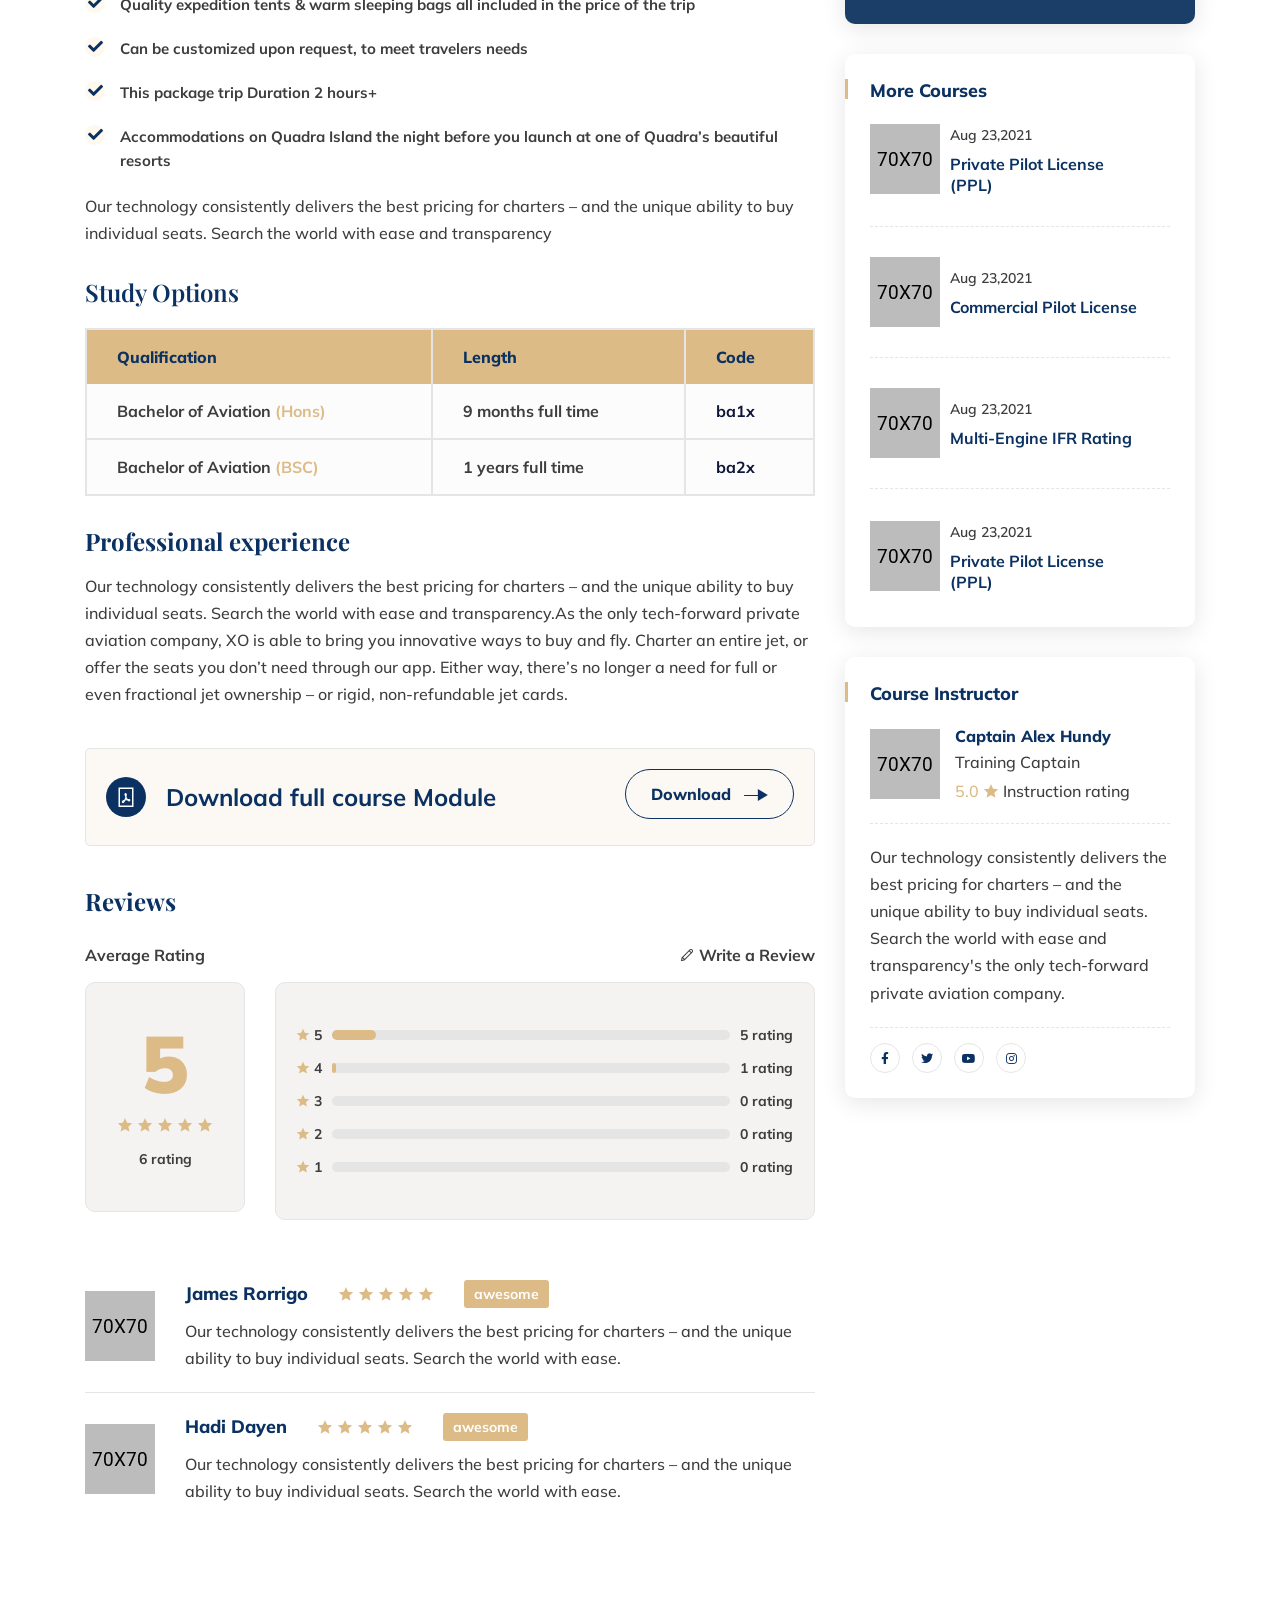
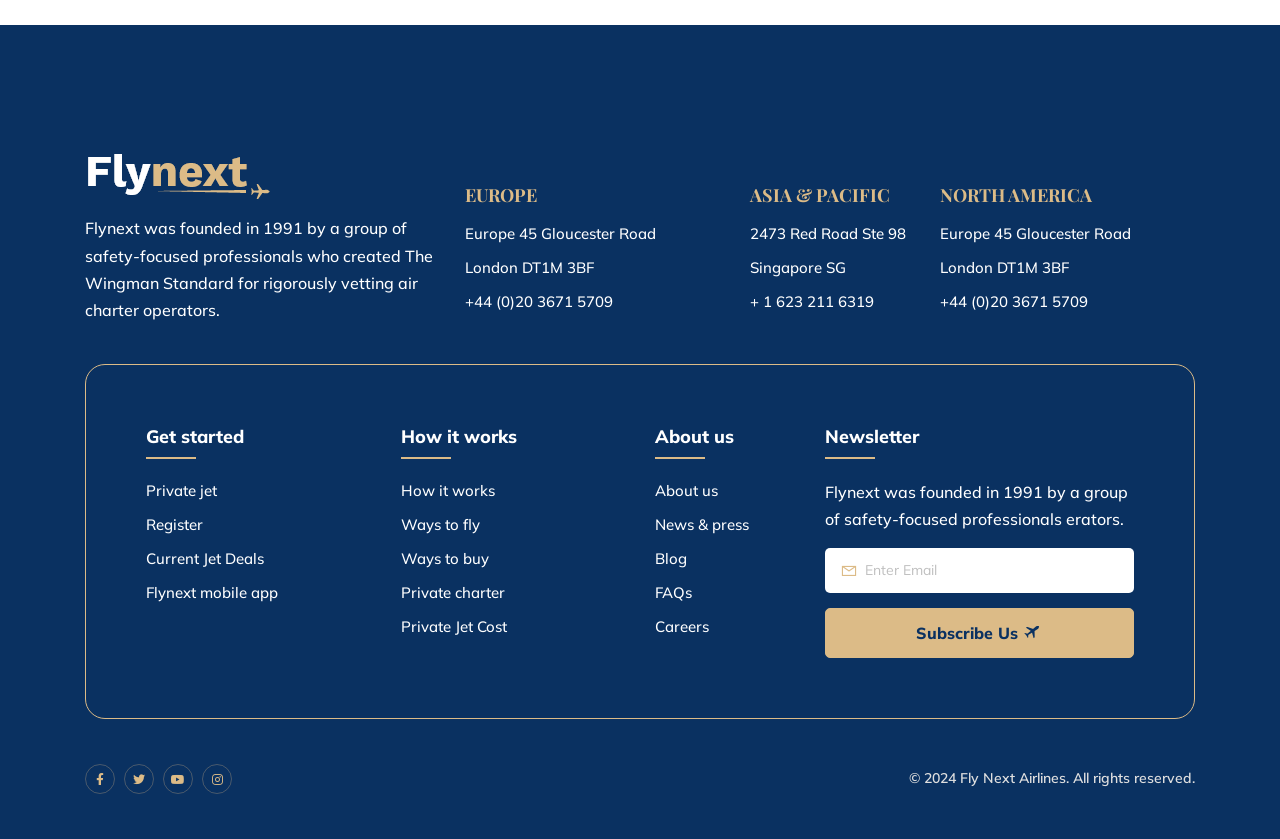
<file: public/template/course-details.html>
<!DOCTYPE html>
<html lang="en">

<head>
    <meta charset="UTF-8">
    <meta name="viewport" content="width=device-width, initial-scale=1.0">
    <meta http-equiv="X-UA-Compatible" content="ie=edge">
    <title>Charter Flight & Aviation School HTML Template</title>
    <link rel="preconnect" href="https://fonts.googleapis.com">
    <link rel="preconnect" href="https://fonts.gstatic.com" crossorigin>
    <link
        href="https://fonts.googleapis.com/css2?family=Mulish:ital,wght@0,200;0,300;0,400;0,500;0,600;0,700;0,800;0,900;1,200;1,300;1,400;1,500;1,600;1,700;1,800;1,900&family=Playfair+Display:ital,wght@0,400;0,500;0,600;0,700;0,800;0,900;1,400;1,500;1,600;1,700;1,800;1,900&display=swap"
        rel="stylesheet">
    <!-- fontawesome css link -->
    <link rel="stylesheet" href="assets/css/fontawesome-all.min.css">
    <!-- bootstrap css link -->
    <link rel="stylesheet" href="assets/css/bootstrap.min.css">
    <!-- favicon -->
    <link rel="shortcut icon" href="assets/images/fav.png" type="image/x-icon">
    <!-- swipper css link -->
    <link rel="stylesheet" href="assets/css/swiper.min.css">
    <!-- lightcase css links -->
    <link rel="stylesheet" href="assets/css/lightcase.css">
    <!-- odometer css link -->
    <link rel="stylesheet" href="assets/css/odometer.css">
    <!-- line-awesome-icon css -->
    <link rel="stylesheet" href="assets/css/icomoon.css">
    <!-- line-awesome-icon css -->
    <link rel="stylesheet" href="assets/css/line-awesome.min.css">
    <!-- animate.css -->
    <link rel="stylesheet" href="assets/css/animate.css">
    <!-- aos.css -->
    <link rel="stylesheet" href="assets/css/aos.css">
    <!-- nice select css -->
    <link rel="stylesheet" href="assets/css/nice-select.css">
    <!-- main style css link -->
    <link rel="stylesheet" href="assets/css/style.css">
</head>

<body>


    <div class="page-wrapper">

        <!--~~~~~~~~~~~~~~~~~~~~~~~~~~~~~~~~~~~~~~~
        Start Preloader
    ~~~~~~~~~~~~~~~~~~~~~~~~~~~~~~~~~~~~~~~~-->
        <div class="preloader">
            <svg class="svg-loader" xmlns="http://www.w3.org/2000/svg" width="230" height="230">
                <path class="loader__path"
                    d="M86.429 40c63.616-20.04 101.511 25.08 107.265 61.93 6.487 41.54-18.593 76.99-50.6 87.643-59.46 19.791-101.262-23.577-107.142-62.616C29.398 83.441 59.945 48.343 86.43 40z"
                    fill="none" stroke="#0099cc" stroke-width="4" stroke-linecap="round" stroke-linejoin="round"
                    stroke-dasharray="10 10 10 10 10 10 10 432" stroke-dashoffset="77" />
                <path class="loader__plane"
                    d="M141.493 37.93c-1.087-.927-2.942-2.002-4.32-2.501-2.259-.824-3.252-.955-9.293-1.172-4.017-.146-5.197-.23-5.47-.37-.766-.407-1.526-1.448-7.114-9.773-4.8-7.145-5.344-7.914-6.327-8.976-1.214-1.306-1.396-1.378-3.79-1.473-1.036-.04-2-.043-2.153-.002-.353.1-.87.586-1 .952-.139.399-.076.71.431 2.22.241.72 1.029 3.386 1.742 5.918 1.644 5.844 2.378 8.343 2.863 9.705.206.601.33 1.1.275 1.125-.24.097-10.56 1.066-11.014 1.032a3.532 3.532 0 0 1-1.002-.276l-.487-.246-2.044-2.613c-2.234-2.87-2.228-2.864-3.35-3.309-.717-.287-2.82-.386-3.276-.163-.457.237-.727.644-.737 1.152-.018.39.167.805 1.916 4.373 1.06 2.166 1.964 4.083 1.998 4.27.04.179.004.521-.076.75-.093.228-1.109 2.064-2.269 4.088-1.921 3.34-2.11 3.711-2.123 4.107-.008.25.061.557.168.725.328.512.72.644 1.966.676 1.32.029 2.352-.236 3.05-.762.222-.171 1.275-1.313 2.412-2.611 1.918-2.185 2.048-2.32 2.45-2.505.241-.111.601-.232.82-.271.267-.058 2.213.201 5.912.8 3.036.48 5.525.894 5.518.914 0 .026-.121.306-.27.638-.54 1.198-1.515 3.842-3.35 9.021-1.029 2.913-2.107 5.897-2.4 6.62-.703 1.748-.725 1.833-.594 2.286.137.46.45.833.872 1.012.41.177 3.823.24 4.37.085.852-.25 1.44-.688 2.312-1.724 1.166-1.39 3.169-3.948 6.771-8.661 5.8-7.583 6.561-8.49 7.387-8.702.233-.065 2.828-.056 5.784.011 5.827.138 6.64.09 8.62-.5 2.24-.67 4.035-1.65 5.517-3.016 1.136-1.054 1.135-1.014.207-1.962-.357-.38-.767-.777-.902-.893z"
                    fill="#000033" /></svg>
        </div>
        <!--~~~~~~~~~~~~~~~~~~~~~~~~~~~~~~~~~~~~~~~
        End Preloader
    ~~~~~~~~~~~~~~~~~~~~~~~~~~~~~~~~~~~~~~~~-->


        <!--~~~~~~~~~~~~~~~~~~~~~~~~~~~~~~~~~~~~~~~
        Start Header
    ~~~~~~~~~~~~~~~~~~~~~~~~~~~~~~~~~~~~~~~~-->
        <header class="header-section header-section-one header-two">
            <div class="header">
                <div class="header-bottom-area">
                    <div class="container-fluid">
                        <div class="header-menu-content">
                            <nav class="navbar navbar-expand-lg p-0">
                                <a class="site-logo site-title" href="index.html"><img src="assets/images/logo.png"
                                        alt="site-logo"></a>
                                <button class="navbar-toggler ml-auto" type="button" data-toggle="collapse"
                                    data-target="#navbarSupportedContent" aria-controls="navbarSupportedContent"
                                    aria-expanded="false" aria-label="Toggle navigation">
                                    <span class="fas fa-bars"></span>
                                </button>
                                <div class="collapse navbar-collapse" id="navbarSupportedContent">
                                    <ul class="navbar-nav main-menu ml-auto">
                                        <li class="menu_has_children"><a href="#0">Home</a>
                                            <ul class="sub-menu">
                                                <li><a href="index.html">Home One</a></li>
                                                <li><a href="index-two.html">Home Two</a></li>
                                                <li><a href="index-dark.html">Home Dark</a></li>
                                            </ul>
                                        </li>
                                        <li><a href="about.html">About Us</a></li>
                                        <li class="menu_has_children"><a href="#0">Pages</a>
                                            <ul class="sub-menu">
                                                <li><a href="service.html">Service</a></li>
                                                <li><a href="service-details.html">Service Details</a></li>
                                                <li><a href="deals.html">Deals</a></li>
                                                <li><a href="deals-details.html">Deals Details</a></li>
                                                <li><a href="package.html">Package</a></li>
                                                <li><a href="package-details.html">Package Details</a></li>
                                                <li><a href="course.html">Our Course</a></li>
                                                <li><a href="course-details.html">Course Details</a></li>
                                                <li><a href="team.html">Our Team</a></li>
                                                <li><a href="team-details.html">Team Details</a></li>
                                                <li><a href="faq.html">FAQ</a></li>
                                                <li><a href="register.html">Sign Up</a></li>
                                                <li><a href="login.html">Sign In</a></li>
                                                <li><a href="404.html">404 Page</a></li>
                                            </ul>
                                        </li>
                                        <li class="menu_has_children"><a href="#0">Blog</a>
                                            <ul class="sub-menu">
                                                <li><a href="blog.html">Blog</a></li>
                                                <li><a href="blog-classic.html">Blog Classic</a></li>
                                                <li><a href="blog-details.html">Blog Details</a></li>
                                            </ul>
                                        </li>
                                        <li><a href="faq.html">Faq</a></li>
                                        <li><a href="contact.html">Contact Us</a></li>
                                    </ul>
                                    <div class="header-right">
                                        <div class="search-bar d-none d-lg-block">
                                            <a href="#0"><i class="fas fa-search"></i></a>
                                            <div class="header-top-search-area">
                                                <form class="header-search-form"
                                                    action="https://gamblingscript.com/search" method="GET">
                                                    <input type="search" name="keyword" id="header_search"
                                                        placeholder="Search Product...">
                                                    <button class="header-search-btn"><i
                                                            class="fas fa-search"></i></button>
                                                </form>
                                            </div>
                                        </div>
                                        <div class="header-action-area">
                                            <a href="service-details.html" class="action-btn two"><i
                                                    class="icon-btn-icon"></i></a>
                                            <div class="header-action">
                                                <a href="service-details.html" class="btn--base"><i
                                                        class="icon-btn-icon"></i> Book Now</a>
                                            </div>
                                        </div>
                                    </div>
                                </div>
                            </nav>
                        </div>
                    </div>
                </div>
            </div>
        </header>
        <!--~~~~~~~~~~~~~~~~~~~~~~~~~~~~~~~~~~~~~~~
        End Header
    ~~~~~~~~~~~~~~~~~~~~~~~~~~~~~~~~~~~~~~~~-->


        <!--~~~~~~~~~~~~~~~~~~~~~~~~~~~~~~~~~~~~~~~
        Start Banner
    ~~~~~~~~~~~~~~~~~~~~~~~~~~~~~~~~~~~~~~~~-->
        <section class="banner-section inner-banner-section bg-overlay-black bg_img"
            data-background="assets/images/bg/inner-bg.png">
            <div class="container-fluid">
                <div class="row justify-content-center align-items-center">
                    <div class="col-xl-12 text-center">
                        <div class="banner-content">
                            <h1 class="title">Course Single</h1>
                            <div class="breadcrumb-area">
                                <nav aria-label="breadcrumb">
                                    <ol class="breadcrumb">
                                        <li class="breadcrumb-item"><a href="index.html">Home</a></li>
                                        <li class="breadcrumb-item active" aria-current="page">Course Single</li>
                                    </ol>
                                </nav>
                            </div>
                        </div>
                    </div>
                </div>
            </div>
        </section>
        <!--~~~~~~~~~~~~~~~~~~~~~~~~~~~~~~~~~~~~~~~
        End Banner
    ~~~~~~~~~~~~~~~~~~~~~~~~~~~~~~~~~~~~~~~~-->


        <!--~~~~~~~~~~~~~~~~~~~~~~~~~~~~~~~~~~~~~~~
        Start Scroll-To-Top
    ~~~~~~~~~~~~~~~~~~~~~~~~~~~~~~~~~~~~~~~~-->
        <a href="#" class="scrollToTop">
            <i class="las la-dot-circle"></i>
            <span>Top</span>
        </a>
        <!--~~~~~~~~~~~~~~~~~~~~~~~~~~~~~~~~~~~~~~~
        End Scroll-To-Top
    ~~~~~~~~~~~~~~~~~~~~~~~~~~~~~~~~~~~~~~~~-->


        <!--~~~~~~~~~~~~~~~~~~~~~~~~~~~~~~~~~~~~~~~
        Start Call-widget
    ~~~~~~~~~~~~~~~~~~~~~~~~~~~~~~~~~~~~~~~~-->
        <div class="call-widget-wrapper">
            <button type="button" class="call-widget-btn"><span class="num"><i class="icon-call-icon"></i> +1 814 929
                    4263</span> <span class="arrow"></span></button>
            <div class="call-widget-form-area">
                <form class="book-form">
                    <div class="row justify-content-center mb-20-none">
                        <div class="col-xl-3 col-lg-3 col-md-6 col-sm-6 form-group">
                            <div class="book-select">
                                <label>From</label>
                                <div class="book-form-icon">
                                    <i class="icon-from-airplane"></i>
                                </div>
                                <select class="book-select form--control">
                                    <option value="dhaka" selected>Dhaka</option>
                                    <option value="london">London</option>
                                </select>
                            </div>
                        </div>
                        <div class="col-xl-3 col-lg-3 col-md-6 col-sm-6 form-group">
                            <div class="book-select">
                                <label>To</label>
                                <div class="book-form-icon">
                                    <i class="icon-to-airplane"></i>
                                </div>
                                <select class="book-select form--control">
                                    <option value="london" selected>London</option>
                                    <option value="dhaka">Dhaka</option>
                                </select>
                            </div>
                        </div>
                        <div class="col-xl-3 col-lg-3 col-md-6 col-sm-6 form-group">
                            <div class="book-select">
                                <label>Date</label>
                                <div class="book-form-icon">
                                    <i class="icon-schedule-icon"></i>
                                </div>
                                <select class="book-select form--control">
                                    <option value="25/12/2021" selected>25/12/2021</option>
                                    <option value="30/12/2021">30/12/2021</option>
                                </select>
                            </div>
                        </div>
                        <div class="col-xl-3 col-lg-4 col-md-6 col-sm-6 form-group">
                            <label>Passenger</label>
                            <div class="book-quantity">
                                <div class="book-plus-minus">
                                    <div class="dec qtybutton">-</div>
                                    <input class="book-plus-minus-box qty" type="text" name="qty" value="1" readonly>
                                    <div class="inc qtybutton">+</div>
                                </div>
                            </div>
                        </div>
                        <div class="col-xl-12 form-group">
                            <button type="submit" class="btn--base w-100 mt-10"><i class="icon-btn-icon"></i> Book
                                Now</button>
                        </div>
                    </div>
                </form>
            </div>
        </div>
        <!--~~~~~~~~~~~~~~~~~~~~~~~~~~~~~~~~~~~~~~~
        End Call-widget
    ~~~~~~~~~~~~~~~~~~~~~~~~~~~~~~~~~~~~~~~~-->


        <!--~~~~~~~~~~~~~~~~~~~~~~~~~~~~~~~~~~~~~~~
        Start Package
    ~~~~~~~~~~~~~~~~~~~~~~~~~~~~~~~~~~~~~~~~-->
        <section class="package-section package--style package-details ptb-120">
            <div class="container">
                <div class="row justify-content-center">
                    <div class="col-xl-12">
                        <div class="package-item">
                            <div class="package-thumb">
                                <img src="assets/images/course/course-details.png" alt="package">
                            </div>
                            <div class="package-widget-area">
                                <div class="row justify-content-center mb-50-none">
                                    <div class="col-xl-3 col-lg-4 col-md-6 col-sm-6 mb-20">
                                        <div class="package-widget-item">
                                            <div class="package-widget-icon">
                                                <i class="icon-Duration"></i>
                                            </div>
                                            <div class="package-widget-content">
                                                <h4 class="title">Length</h4>
                                                <span class="sub-title">1 Years</span>
                                            </div>
                                        </div>
                                    </div>
                                    <div class="col-xl-3 col-lg-4 col-md-6 col-sm-6 mb-20">
                                        <div class="package-widget-item">
                                            <div class="package-widget-icon">
                                                <i class="icon-Start_From_icone"></i>
                                            </div>
                                            <div class="package-widget-content">
                                                <h4 class="title">Start From</h4>
                                                <span class="sub-title">Thusday, Nov 4, 2021</span>
                                            </div>
                                        </div>
                                    </div>
                                    <div class="col-xl-3 col-lg-4 col-md-6 col-sm-6 mb-20">
                                        <div class="package-widget-item">
                                            <div class="package-widget-icon">
                                                <i class="icon-Level_iconE"></i>
                                            </div>
                                            <div class="package-widget-content">
                                                <h4 class="title">Level</h4>
                                                <span class="sub-title">Basic</span>
                                            </div>
                                        </div>
                                    </div>
                                    <div class="col-xl-3 col-lg-4 col-md-6 col-sm-6 mb-20">
                                        <div class="package-widget-item">
                                            <div class="package-widget-icon">
                                                <i class="icon-Fees_icone"></i>
                                            </div>
                                            <div class="package-widget-content">
                                                <h4 class="title">Fees/Sem</h4>
                                                <span class="sub-title">$500</span>
                                            </div>
                                        </div>
                                    </div>
                                </div>
                            </div>
                        </div>
                    </div>
                </div>
                <div class="package-content-area pt-120">
                    <div class="row justify-content-center mb-30-none">
                        <div class="col-xl-8 col-lg-8 mb-30">
                            <div class="package-content">
                                <div class="package-content-header">
                                    <h3 class="title">About Commercial Pilot License Course</h3>
                                    <p>Our technology consistently delivers the best pricing for charters – and the
                                        unique ability to buy individual seats. Search the world with ease and
                                        transparency.As the only tech-forward private aviation company, XO is able to
                                        bring you innovative ways to buy and fly. Charter an entire jet, or offer the
                                        seats you don’t need through our app. Either way, there’s no longer a need for
                                        full or even fractional jet ownership – or rigid, non-refundable jet cards. </p>
                                </div>
                                <div class="package-content-body">
                                    <h3 class="title">Career opportunities</h3>
                                    <ul class="package-list">
                                        <li>This package trip requires a minimum of 2 people.</li>
                                        <li>Quality expedition tents & warm sleeping bags all included in the price of
                                            the trip</li>
                                        <li>Can be customized upon request, to meet travelers needs</li>
                                        <li>This package trip Duration 2 hours+</li>
                                        <li>Accommodations on Quadra Island the night before you launch at one of
                                            Quadra’s beautiful resorts</li>
                                    </ul>
                                </div>
                                <p>Our technology consistently delivers the best pricing for charters – and the unique
                                    ability to buy individual seats. Search the world with ease and transparency</p>
                                <div class="course-table-area table-responsive">
                                    <h3 class="title">Study Options</h3>
                                    <table class="custom-table table-bordered">
                                        <thead>
                                            <tr>
                                                <th>Qualification</th>
                                                <th>Length</th>
                                                <th>Code</th>
                                            </tr>
                                        </thead>
                                        <tbody>
                                            <tr>
                                                <td data-label="Qualification">Bachelor of Aviation <span
                                                        class="text--base">(Hons)</span></td>
                                                <td data-label="Length">9 months full time
                                                </td>
                                                <td data-label="Code">
                                                    <span class="text--dark font-weight-bold">ba1x</span>
                                                </td>
                                            </tr>
                                            <tr>
                                                <td data-label="Qualification">Bachelor of Aviation <span
                                                        class="text--base">(BSC)</span></td>
                                                <td data-label="Length">1 years full time
                                                </td>
                                                <td data-label="Code">
                                                    <span class="text--dark font-weight-bold">ba2x</span>
                                                </td>
                                            </tr>
                                        </tbody>
                                    </table>
                                </div>
                                <div class="package-content-header mt-30">
                                    <h3 class="title">Professional experience</h3>
                                    <p>Our technology consistently delivers the best pricing for charters – and the
                                        unique ability to buy individual seats. Search the world with ease and
                                        transparency.As the only tech-forward private aviation company, XO is able to
                                        bring you innovative ways to buy and fly. Charter an entire jet, or offer the
                                        seats you don’t need through our app. Either way, there’s no longer a need for
                                        full or even fractional jet ownership – or rigid, non-refundable jet cards. </p>
                                </div>
                                <div class="course-download-area">
                                    <div class="download-content">
                                        <div class="download-icon"><i class="las la-file-pdf"></i></div>
                                        <h3 class="title">Download full course Module</h3>
                                    </div>
                                    <div class="download-btn">
                                        <a href="#0" class="btn--base">Download <i class="icon-Group-2361 ml-2"></i></a>
                                    </div>
                                </div>
                                <div class="package-review-area">
                                    <h3 class="title">Reviews</h3>
                                    <div class="package-review-wrapper">
                                        <div class="row justify-content-center mb-20-none">
                                            <div class="col-xl-3 col-lg-4 col-md-4 col-sm-4 mb-20">
                                                <div class="package-ratings-area">
                                                    <span class="sub-title">Average Rating</span>
                                                    <div class="package-ratings-widget">
                                                        <span class="num">5</span>
                                                        <div class="ratings">
                                                            <i class="las la-star"></i>
                                                            <i class="las la-star"></i>
                                                            <i class="las la-star"></i>
                                                            <i class="las la-star"></i>
                                                            <i class="las la-star"></i>
                                                        </div>
                                                        <span class="credit">6 rating</span>
                                                    </div>
                                                </div>
                                            </div>
                                            <div class="col-xl-9 col-lg-8 col-md-8 col-sm-8 mb-20">
                                                <div class="package-ratings-area">
                                                    <div class="ratings-form-wrapper">
                                                        <div class="ratings-form-text text-right">
                                                            <span class="sub-title"><i class="las la-pen"></i> Write a
                                                                Review</span>
                                                        </div>
                                                    </div>
                                                    <div class="package-ratings-widget">
                                                        <div class="package-rating-bar-area">
                                                            <div class="package-ratings-bar">
                                                                <span class="ratings-bar-content"><i
                                                                        class="las la-star"></i> 5</span>
                                                                <div class="progressbar" data-perc="100%">
                                                                    <div class="bar"></div>
                                                                </div>
                                                                <span class="label">5 rating</span>
                                                            </div>
                                                            <div class="package-ratings-bar">
                                                                <span class="ratings-bar-content"><i
                                                                        class="las la-star"></i> 4</span>
                                                                <div class="progressbar" data-perc="10%">
                                                                    <div class="bar"></div>
                                                                </div>
                                                                <span class="label">1 rating</span>
                                                            </div>
                                                            <div class="package-ratings-bar">
                                                                <span class="ratings-bar-content"><i
                                                                        class="las la-star"></i> 3</span>
                                                                <div class="progressbar" data-perc="0%">
                                                                    <div class="bar"></div>
                                                                </div>
                                                                <span class="label">0 rating</span>
                                                            </div>
                                                            <div class="package-ratings-bar">
                                                                <span class="ratings-bar-content"><i
                                                                        class="las la-star"></i> 2</span>
                                                                <div class="progressbar" data-perc="0%">
                                                                    <div class="bar"></div>
                                                                </div>
                                                                <span class="label">0 rating</span>
                                                            </div>
                                                            <div class="package-ratings-bar">
                                                                <span class="ratings-bar-content"><i
                                                                        class="las la-star"></i> 1</span>
                                                                <div class="progressbar" data-perc="0%">
                                                                    <div class="bar"></div>
                                                                </div>
                                                                <span class="label">0 rating</span>
                                                            </div>
                                                        </div>
                                                    </div>
                                                </div>
                                            </div>
                                        </div>
                                    </div>
                                    <form class="ratings-form">
                                        <div class="form-group rating">
                                            <input type="radio" id="star1" name="rating" value="5" /><label
                                                for="star1">&nbsp;</label>
                                            <input type="radio" id="star2" name="rating" value="4" /><label
                                                for="star2">&nbsp;</label>
                                            <input type="radio" id="star3" name="rating" value="3" /><label
                                                for="star3">&nbsp;</label>
                                            <input type="radio" id="star4" name="rating" value="2" /><label
                                                for="star4">&nbsp;</label>
                                            <input type="radio" id="star5" name="rating" value="1" /><label
                                                for="star5">&nbsp;</label>
                                        </div>
                                        <div class="form-group">
                                            <textarea class="form--control" placeholder="Write Reply" rows="8"
                                                name="comment" required=""></textarea>
                                        </div>
                                        <div class="form-group">
                                            <button type="submit" class="btn--base mt-20">Comment Now <i
                                                    class="icon-Group-2361 ml-2"></i></button>
                                        </div>
                                    </form>
                                    <div class="package-comment-wrapper">
                                        <div class="package-comment-item">
                                            <div class="package-comment-thumb">
                                                <img src="assets/images/author/author-1.png" alt="author">
                                            </div>
                                            <div class="package-comment-content">
                                                <div class="package-comment-content-header">
                                                    <h4 class="title">James Rorrigo</h4>
                                                    <div class="comment-ratings">
                                                        <i class="las la-star"></i>
                                                        <i class="las la-star"></i>
                                                        <i class="las la-star"></i>
                                                        <i class="las la-star"></i>
                                                        <i class="las la-star"></i>
                                                    </div>
                                                    <span class="comment-badge">awesome</span>
                                                </div>
                                                <p>Our technology consistently delivers the best pricing for charters –
                                                    and the unique ability to buy individual seats. Search the world
                                                    with ease.</p>
                                            </div>
                                        </div>
                                        <div class="package-comment-item">
                                            <div class="package-comment-thumb">
                                                <img src="assets/images/author/author-2.png" alt="author">
                                            </div>
                                            <div class="package-comment-content">
                                                <div class="package-comment-content-header">
                                                    <h4 class="title">Hadi Dayen</h4>
                                                    <div class="comment-ratings">
                                                        <i class="las la-star"></i>
                                                        <i class="las la-star"></i>
                                                        <i class="las la-star"></i>
                                                        <i class="las la-star"></i>
                                                        <i class="las la-star"></i>
                                                    </div>
                                                    <span class="comment-badge">awesome</span>
                                                </div>
                                                <p>Our technology consistently delivers the best pricing for charters –
                                                    and the unique ability to buy individual seats. Search the world
                                                    with ease.</p>
                                            </div>
                                        </div>
                                    </div>
                                </div>
                            </div>
                        </div>
                        <div class="col-xl-4 col-lg-4 mb-30">
                            <div class="sidebar">
                                <div class="widget-box mb-30 bg-overlay-black bg_img"
                                    data-background="assets/images/book.png">
                                    <h4 class="widget-title text-white">Book This Tour</h4>
                                    <div class="package-book-widget-box">
                                        <form class="package-book-form mb-20-none">
                                            <div class="form-group">
                                                <label class="icon"><i class="icon-name_icone"></i></label>
                                                <input type="text" class="form--control" name="name" placeholder="Name"
                                                    required>
                                            </div>
                                            <div class="form-group">
                                                <label class="icon"><i class="las la-envelope"></i></label>
                                                <input type="email" class="form--control" name="email"
                                                    placeholder="Email" required>
                                            </div>
                                            <div class="form-group">
                                                <label class="icon"><i class="icon-call_icone"></i></label>
                                                <input type="number" class="form--control" name="phone"
                                                    placeholder="Phone" required>
                                            </div>
                                            <div class="form-group text-center">
                                                <button type="submit" class="btn--base"><i class="icon-btn-icon-v2"></i>
                                                    Book Now</button>
                                            </div>
                                        </form>
                                    </div>
                                </div>
                                <div class="widget-box mb-30">
                                    <h4 class="widget-title">More Courses</h4>
                                    <div class="popular-widget-box">
                                        <div class="single-popular-item d-flex flex-wrap align-items-center">
                                            <div class="popular-item-thumb">
                                                <img src="assets/images/blog/small-blog-1.png" alt="blog">
                                            </div>
                                            <div class="popular-item-content">
                                                <span class="blog-date">Aug 23,2021</span>
                                                <h5 class="title"><a href="course-details.html">Private Pilot License
                                                        (PPL)</a></h5>
                                            </div>
                                        </div>
                                        <div class="single-popular-item d-flex flex-wrap align-items-center">
                                            <div class="popular-item-thumb">
                                                <img src="assets/images/blog/small-blog-2.png" alt="blog">
                                            </div>
                                            <div class="popular-item-content">
                                                <span class="blog-date">Aug 23,2021</span>
                                                <h5 class="title"><a href="course-details.html">Commercial Pilot
                                                        License</a></h5>
                                            </div>
                                        </div>
                                        <div class="single-popular-item d-flex flex-wrap align-items-center">
                                            <div class="popular-item-thumb">
                                                <img src="assets/images/blog/small-blog-3.png" alt="blog">
                                            </div>
                                            <div class="popular-item-content">
                                                <span class="blog-date">Aug 23,2021</span>
                                                <h5 class="title"><a href="course-details.html">Multi-Engine IFR
                                                        Rating</a></h5>
                                            </div>
                                        </div>
                                        <div class="single-popular-item d-flex flex-wrap align-items-center">
                                            <div class="popular-item-thumb">
                                                <img src="assets/images/blog/small-blog-4.png" alt="blog">
                                            </div>
                                            <div class="popular-item-content">
                                                <span class="blog-date">Aug 23,2021</span>
                                                <h5 class="title"><a href="course-details.html">Private Pilot License
                                                        (PPL)</a></h5>
                                            </div>
                                        </div>
                                    </div>
                                </div>
                                <div class="widget-box">
                                    <h4 class="widget-title">Course Instructor</h4>
                                    <div class="instructor-widget-box">
                                        <div class="instructor-header-area">
                                            <div class="instructor-thumb">
                                                <img src="assets/images/instructor.png" alt="instructor">
                                            </div>
                                            <div class="instructor-content">
                                                <h5 class="title"><a href="team-details.html">Captain Alex Hundy</a>
                                                </h5>
                                                <span class="sub-title">Training Captain</span>
                                                <div class="instructor-ratings">
                                                    <span class="text--base">5.0 <i class="las la-star"></i></span>
                                                    <span>Instruction rating</span>
                                                </div>
                                            </div>
                                        </div>
                                        <div class="instructor-body-area">
                                            <p>Our technology consistently delivers the best pricing for charters – and
                                                the unique ability to buy individual seats. Search the world with ease
                                                and transparency's the only tech-forward private aviation company.</p>
                                        </div>
                                        <div class="instructor-footer-area">
                                            <ul class="instructor-social">
                                                <li><a href="#0"><i class="fab fa-facebook-f"></i></a></li>
                                                <li><a href="#0" class="active"><i class="fab fa-twitter"></i></a></li>
                                                <li><a href="#0"><i class="fab fa-youtube"></i></a></li>
                                                <li><a href="#0"><i class="fab fa-instagram"></i></a></li>
                                            </ul>
                                        </div>
                                    </div>
                                </div>
                            </div>
                        </div>
                    </div>
                </div>
            </div>
        </section>
        <!--~~~~~~~~~~~~~~~~~~~~~~~~~~~~~~~~~~~~~~~
        End Package
    ~~~~~~~~~~~~~~~~~~~~~~~~~~~~~~~~~~~~~~~~-->


        <!--~~~~~~~~~~~~~~~~~~~~~~~~~~~~~~~~~~~~~~~
        Start Footer
    ~~~~~~~~~~~~~~~~~~~~~~~~~~~~~~~~~~~~~~~~-->
        <footer class="footer-section section--bg pt-120">
            <div class="footer-element" data-aos="fade-left" data-aos-duration="1200">
                <img src="assets/images/element/element-1.png" alt="element">
            </div>
            <div class="container">
                <div class="footer-top-area">
                    <div class="row align-items-end mb-30-none">
                        <div class="col-xl-4 col-lg-3 col-md-6 mb-30">
                            <div class="footer-widget">
                                <div class="footer-logo">
                                    <a class="site-logo site-title" href="index.html"><img src="assets/images/logo.png"
                                            alt="site-logo"></a>
                                </div>
                                <p>Flynext was founded in 1991 by a group of safety-focused professionals who created
                                    The Wingman Standard for rigorously vetting air charter operators.</p>
                            </div>
                        </div>
                        <div class="col-xl-3 col-lg-3 col-md-6 mb-30">
                            <div class="footer-widget">
                                <h4 class="widget-title">EUROPE</h4>
                                <ul class="footer-list">
                                    <li><a href="#0">Europe 45 Gloucester Road</a></li>
                                    <li><a href="#0">London DT1M 3BF</a></li>
                                    <li><a href="#0">+44 (0)20 3671 5709</a></li>
                                </ul>
                            </div>
                        </div>
                        <div class="col-xl-2 col-lg-3 col-md-6 mb-30">
                            <div class="footer-widget">
                                <h4 class="widget-title">ASIA & PACIFIC</h4>
                                <ul class="footer-list">
                                    <li><a href="#0">2473 Red Road Ste 98</a></li>
                                    <li><a href="#0">Singapore SG</a></li>
                                    <li><a href="#0">+ 1 623 211 6319</a></li>
                                </ul>
                            </div>
                        </div>
                        <div class="col-xl-3 col-lg-3 col-md-6 mb-30">
                            <div class="footer-widget">
                                <h4 class="widget-title">NORTH AMERICA</h4>
                                <ul class="footer-list">
                                    <li><a href="#0">Europe 45 Gloucester Road</a></li>
                                    <li><a href="#0">London DT1M 3BF</a></li>
                                    <li><a href="#0">+44 (0)20 3671 5709</a></li>
                                </ul>
                            </div>
                        </div>
                    </div>
                </div>
                <div class="footer-bottom-area">
                    <div class="row mb-30-none">
                        <div class="col-xl-3 col-lg-3 col-md-6 mb-30">
                            <div class="footer-widget">
                                <h4 class="title">Get started</h4>
                                <ul class="footer-list">
                                    <li><a href="#0">Private jet</a></li>
                                    <li><a href="#0">Register</a></li>
                                    <li><a href="#0">Current Jet Deals</a></li>
                                    <li><a href="#0">Flynext mobile app</a></li>
                                </ul>
                            </div>
                        </div>
                        <div class="col-xl-3 col-lg-3 col-md-6 mb-30">
                            <div class="footer-widget">
                                <h4 class="title">How it works</h4>
                                <ul class="footer-list">
                                    <li><a href="#0">How it works</a></li>
                                    <li><a href="#0">Ways to fly</a></li>
                                    <li><a href="#0">Ways to buy</a></li>
                                    <li><a href="#0">Private charter</a></li>
                                    <li><a href="#0">Private Jet Cost</a></li>
                                </ul>
                            </div>
                        </div>
                        <div class="col-xl-2 col-lg-2 col-md-6 mb-30">
                            <div class="footer-widget">
                                <h4 class="title">About us</h4>
                                <ul class="footer-list">
                                    <li><a href="#0">About us</a></li>
                                    <li><a href="#0">News & press</a></li>
                                    <li><a href="#0">Blog</a></li>
                                    <li><a href="#0">FAQs</a></li>
                                    <li><a href="#0">Careers</a></li>
                                </ul>
                            </div>
                        </div>
                        <div class="col-xl-4 col-lg-4 col-md-6 mb-30">
                            <div class="footer-widget">
                                <h4 class="title">Newsletter</h4>
                                <p>Flynext was founded in 1991 by a group of safety-focused professionals erators.</p>
                                <form class="subscribe-form">
                                    <label class="subscribe-icon"><i class="las la-envelope"></i></label>
                                    <input type="email" class="form--control" placeholder="Enter Email">
                                    <button type="submit" class="btn--base">Subscribe Us <i
                                            class="icon-btn-icon ml-1"></i></button>
                                </form>
                            </div>
                        </div>
                    </div>
                </div>
                <div class="copyright-area">
                    <div class="social-area">
                        <ul class="footer-social">
                            <li><a href="#0"><i class="fab fa-facebook-f"></i></a></li>
                            <li><a href="#0" class="active"><i class="fab fa-twitter"></i></a></li>
                            <li><a href="#0"><i class="fab fa-youtube"></i></a></li>
                            <li><a href="#0"><i class="fab fa-instagram"></i></a></li>
                        </ul>
                    </div>
                    <p>© 2024 Fly Next Airlines. All rights reserved.</p>
                </div>
            </div>
        </footer>
        <!--~~~~~~~~~~~~~~~~~~~~~~~~~~~~~~~~~~~~~~~
        End Footer
    ~~~~~~~~~~~~~~~~~~~~~~~~~~~~~~~~~~~~~~~~-->
    </div>




    <!-- jquery -->
    <script src="assets/js/jquery.js"></script>
    <!-- bootstrap js -->
    <script src="assets/js/bootstrap.min.js"></script>
    <!-- swipper js -->
    <script src="assets/js/swiper.min.js"></script>
    <!-- lightcase js-->
    <script src="assets/js/lightcase.js"></script>
    <!-- odometer js -->
    <script src="assets/js/odometer.min.js"></script>
    <!-- viewport js -->
    <script src="assets/js/viewport.jquery.js"></script>
    <!-- progress js -->
    <script src="assets/js/circle-progress.min.js"></script>
    <!-- aos js file -->
    <script src="assets/js/aos.js"></script>
    <!-- nice select js -->
    <script src="assets/js/jquery.nice-select.js"></script>
    <!-- main -->
    <script src="assets/js/main.js"></script>


</body>

</html>
</file>
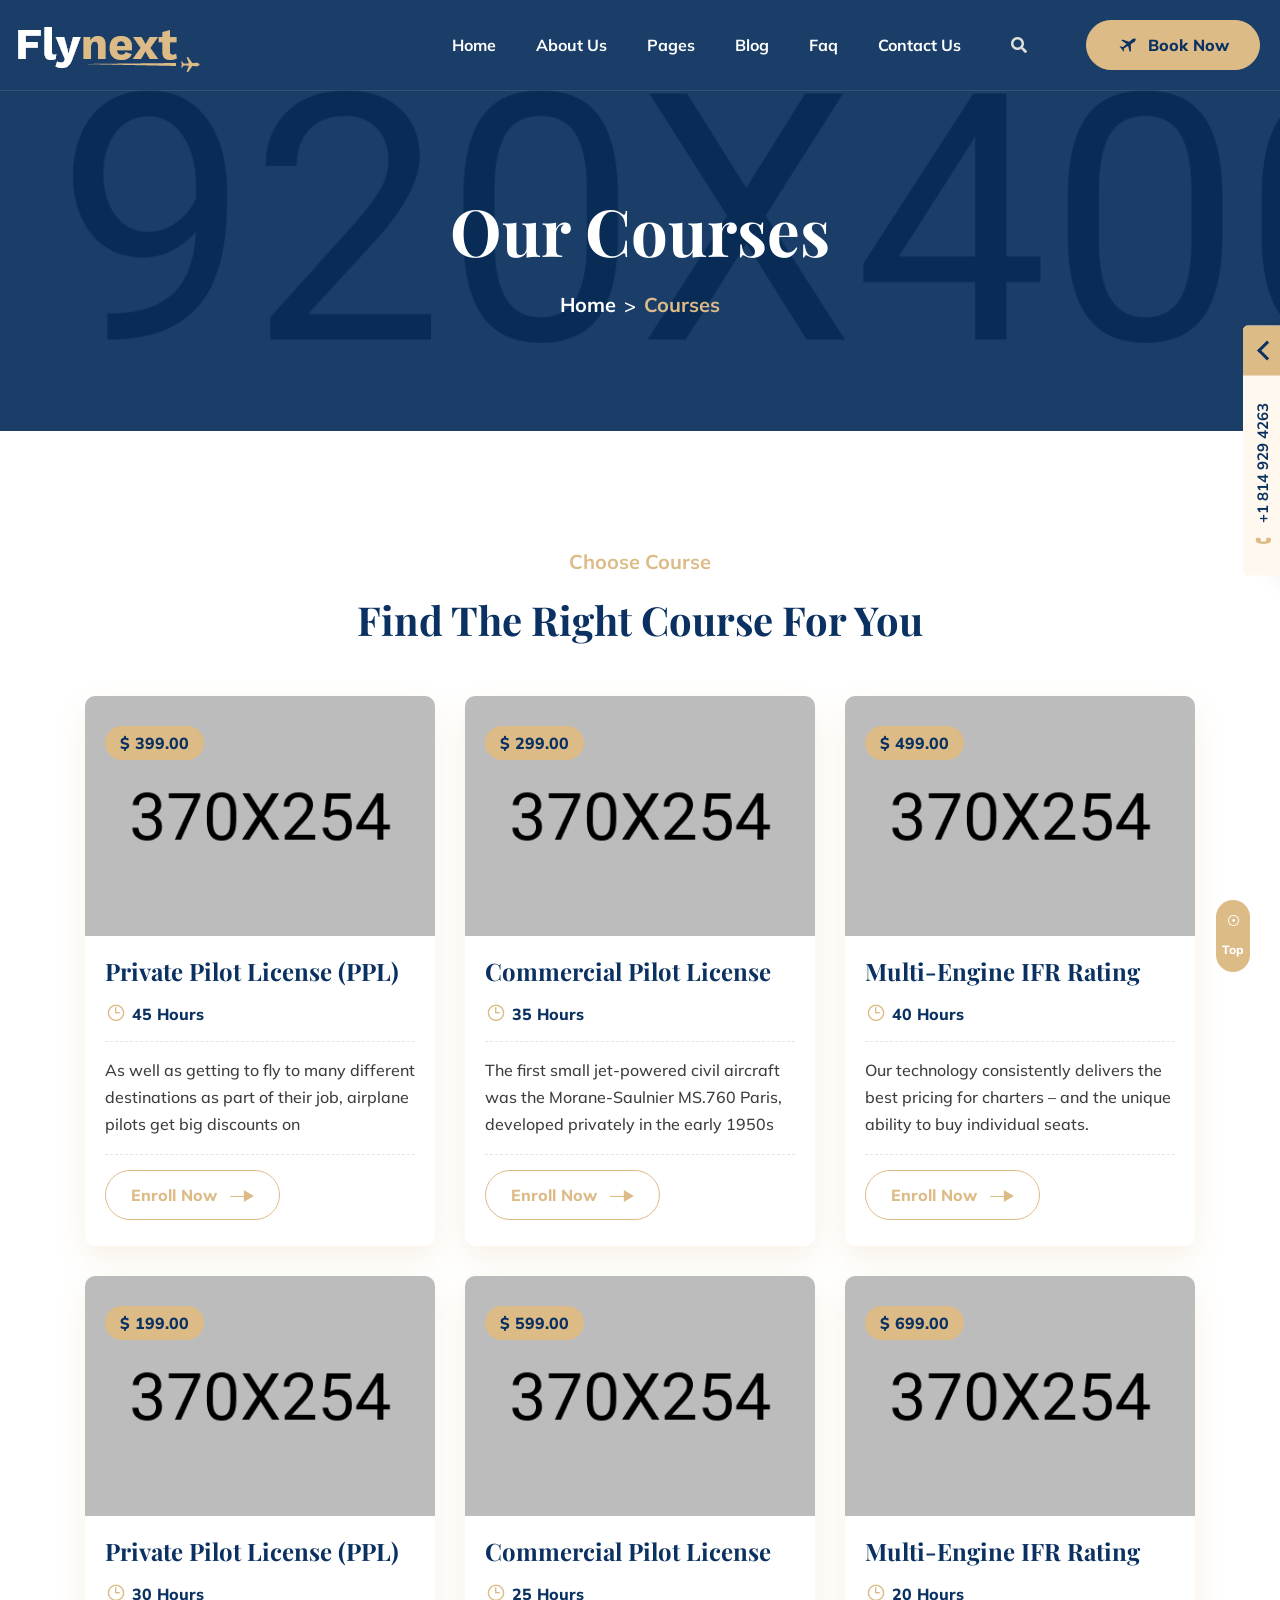
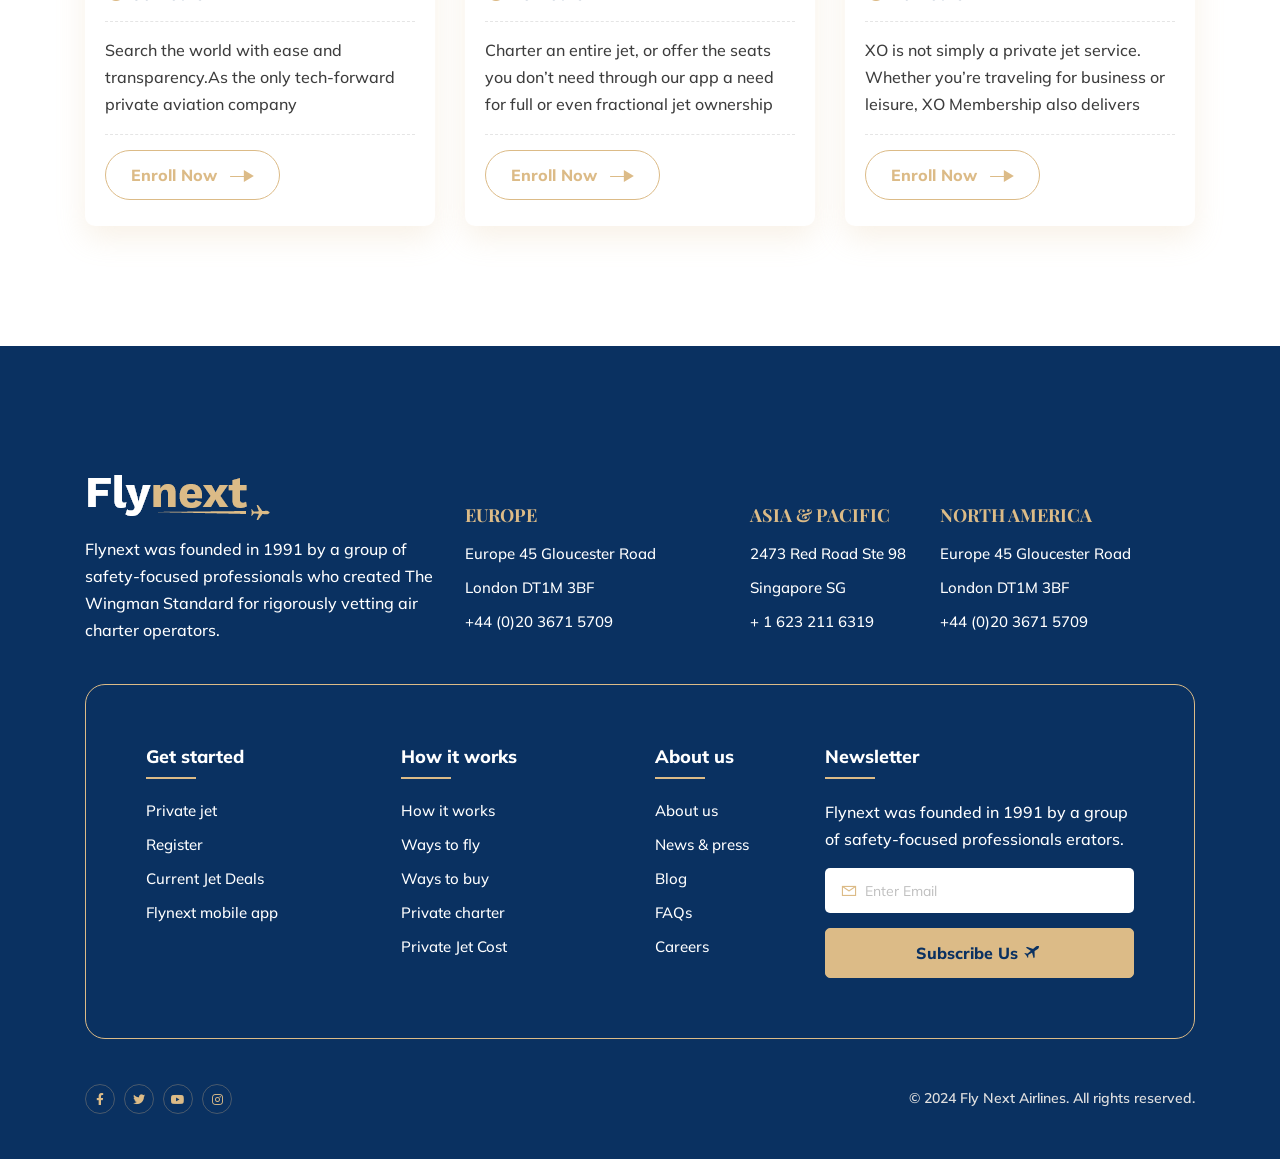
<file: public/template/course.html>
<!DOCTYPE html>
<html lang="en">

<head>
    <meta charset="UTF-8">
    <meta name="viewport" content="width=device-width, initial-scale=1.0">
    <meta http-equiv="X-UA-Compatible" content="ie=edge">
    <title>Charter Flight & Aviation School HTML Template</title>
    <link rel="preconnect" href="https://fonts.googleapis.com">
    <link rel="preconnect" href="https://fonts.gstatic.com" crossorigin>
    <link
        href="https://fonts.googleapis.com/css2?family=Mulish:ital,wght@0,200;0,300;0,400;0,500;0,600;0,700;0,800;0,900;1,200;1,300;1,400;1,500;1,600;1,700;1,800;1,900&family=Playfair+Display:ital,wght@0,400;0,500;0,600;0,700;0,800;0,900;1,400;1,500;1,600;1,700;1,800;1,900&display=swap"
        rel="stylesheet">
    <!-- fontawesome css link -->
    <link rel="stylesheet" href="assets/css/fontawesome-all.min.css">
    <!-- bootstrap css link -->
    <link rel="stylesheet" href="assets/css/bootstrap.min.css">
    <!-- favicon -->
    <link rel="shortcut icon" href="assets/images/fav.png" type="image/x-icon">
    <!-- swipper css link -->
    <link rel="stylesheet" href="assets/css/swiper.min.css">
    <!-- lightcase css links -->
    <link rel="stylesheet" href="assets/css/lightcase.css">
    <!-- odometer css link -->
    <link rel="stylesheet" href="assets/css/odometer.css">
    <!-- line-awesome-icon css -->
    <link rel="stylesheet" href="assets/css/icomoon.css">
    <!-- line-awesome-icon css -->
    <link rel="stylesheet" href="assets/css/line-awesome.min.css">
    <!-- animate.css -->
    <link rel="stylesheet" href="assets/css/animate.css">
    <!-- aos.css -->
    <link rel="stylesheet" href="assets/css/aos.css">
    <!-- nice select css -->
    <link rel="stylesheet" href="assets/css/nice-select.css">
    <!-- main style css link -->
    <link rel="stylesheet" href="assets/css/style.css">
</head>

<body>


    <div class="page-wrapper">

        <!--~~~~~~~~~~~~~~~~~~~~~~~~~~~~~~~~~~~~~~~
        Start Preloader
    ~~~~~~~~~~~~~~~~~~~~~~~~~~~~~~~~~~~~~~~~-->
        <div class="preloader">
            <svg class="svg-loader" xmlns="http://www.w3.org/2000/svg" width="230" height="230">
                <path class="loader__path"
                    d="M86.429 40c63.616-20.04 101.511 25.08 107.265 61.93 6.487 41.54-18.593 76.99-50.6 87.643-59.46 19.791-101.262-23.577-107.142-62.616C29.398 83.441 59.945 48.343 86.43 40z"
                    fill="none" stroke="#0099cc" stroke-width="4" stroke-linecap="round" stroke-linejoin="round"
                    stroke-dasharray="10 10 10 10 10 10 10 432" stroke-dashoffset="77" />
                <path class="loader__plane"
                    d="M141.493 37.93c-1.087-.927-2.942-2.002-4.32-2.501-2.259-.824-3.252-.955-9.293-1.172-4.017-.146-5.197-.23-5.47-.37-.766-.407-1.526-1.448-7.114-9.773-4.8-7.145-5.344-7.914-6.327-8.976-1.214-1.306-1.396-1.378-3.79-1.473-1.036-.04-2-.043-2.153-.002-.353.1-.87.586-1 .952-.139.399-.076.71.431 2.22.241.72 1.029 3.386 1.742 5.918 1.644 5.844 2.378 8.343 2.863 9.705.206.601.33 1.1.275 1.125-.24.097-10.56 1.066-11.014 1.032a3.532 3.532 0 0 1-1.002-.276l-.487-.246-2.044-2.613c-2.234-2.87-2.228-2.864-3.35-3.309-.717-.287-2.82-.386-3.276-.163-.457.237-.727.644-.737 1.152-.018.39.167.805 1.916 4.373 1.06 2.166 1.964 4.083 1.998 4.27.04.179.004.521-.076.75-.093.228-1.109 2.064-2.269 4.088-1.921 3.34-2.11 3.711-2.123 4.107-.008.25.061.557.168.725.328.512.72.644 1.966.676 1.32.029 2.352-.236 3.05-.762.222-.171 1.275-1.313 2.412-2.611 1.918-2.185 2.048-2.32 2.45-2.505.241-.111.601-.232.82-.271.267-.058 2.213.201 5.912.8 3.036.48 5.525.894 5.518.914 0 .026-.121.306-.27.638-.54 1.198-1.515 3.842-3.35 9.021-1.029 2.913-2.107 5.897-2.4 6.62-.703 1.748-.725 1.833-.594 2.286.137.46.45.833.872 1.012.41.177 3.823.24 4.37.085.852-.25 1.44-.688 2.312-1.724 1.166-1.39 3.169-3.948 6.771-8.661 5.8-7.583 6.561-8.49 7.387-8.702.233-.065 2.828-.056 5.784.011 5.827.138 6.64.09 8.62-.5 2.24-.67 4.035-1.65 5.517-3.016 1.136-1.054 1.135-1.014.207-1.962-.357-.38-.767-.777-.902-.893z"
                    fill="#000033" /></svg>
        </div>
        <!--~~~~~~~~~~~~~~~~~~~~~~~~~~~~~~~~~~~~~~~
        End Preloader
    ~~~~~~~~~~~~~~~~~~~~~~~~~~~~~~~~~~~~~~~~-->


        <!--~~~~~~~~~~~~~~~~~~~~~~~~~~~~~~~~~~~~~~~
        Start Header
    ~~~~~~~~~~~~~~~~~~~~~~~~~~~~~~~~~~~~~~~~-->
        <header class="header-section header-section-one header-two">
            <div class="header">
                <div class="header-bottom-area">
                    <div class="container-fluid">
                        <div class="header-menu-content">
                            <nav class="navbar navbar-expand-lg p-0">
                                <a class="site-logo site-title" href="index.html"><img src="assets/images/logo.png"
                                        alt="site-logo"></a>
                                <button class="navbar-toggler ml-auto" type="button" data-toggle="collapse"
                                    data-target="#navbarSupportedContent" aria-controls="navbarSupportedContent"
                                    aria-expanded="false" aria-label="Toggle navigation">
                                    <span class="fas fa-bars"></span>
                                </button>
                                <div class="collapse navbar-collapse" id="navbarSupportedContent">
                                    <ul class="navbar-nav main-menu ml-auto">
                                        <li class="menu_has_children"><a href="#0">Home</a>
                                            <ul class="sub-menu">
                                                <li><a href="index.html">Home One</a></li>
                                                <li><a href="index-two.html">Home Two</a></li>
                                                <li><a href="index-dark.html">Home Dark</a></li>
                                            </ul>
                                        </li>
                                        <li><a href="about.html">About Us</a></li>
                                        <li class="menu_has_children"><a href="#0">Pages</a>
                                            <ul class="sub-menu">
                                                <li><a href="service.html">Service</a></li>
                                                <li><a href="service-details.html">Service Details</a></li>
                                                <li><a href="deals.html">Deals</a></li>
                                                <li><a href="deals-details.html">Deals Details</a></li>
                                                <li><a href="package.html">Package</a></li>
                                                <li><a href="package-details.html">Package Details</a></li>
                                                <li><a href="course.html">Our Course</a></li>
                                                <li><a href="course-details.html">Course Details</a></li>
                                                <li><a href="team.html">Our Team</a></li>
                                                <li><a href="team-details.html">Team Details</a></li>
                                                <li><a href="faq.html">FAQ</a></li>
                                                <li><a href="register.html">Sign Up</a></li>
                                                <li><a href="login.html">Sign In</a></li>
                                                <li><a href="404.html">404 Page</a></li>
                                            </ul>
                                        </li>
                                        <li class="menu_has_children"><a href="#0">Blog</a>
                                            <ul class="sub-menu">
                                                <li><a href="blog.html">Blog</a></li>
                                                <li><a href="blog-classic.html">Blog Classic</a></li>
                                                <li><a href="blog-details.html">Blog Details</a></li>
                                            </ul>
                                        </li>
                                        <li><a href="faq.html">Faq</a></li>
                                        <li><a href="contact.html">Contact Us</a></li>
                                    </ul>
                                    <div class="header-right">
                                        <div class="search-bar d-none d-lg-block">
                                            <a href="#0"><i class="fas fa-search"></i></a>
                                            <div class="header-top-search-area">
                                                <form class="header-search-form"
                                                    action="https://gamblingscript.com/search" method="GET">
                                                    <input type="search" name="keyword" id="header_search"
                                                        placeholder="Search Product...">
                                                    <button class="header-search-btn"><i
                                                            class="fas fa-search"></i></button>
                                                </form>
                                            </div>
                                        </div>
                                        <div class="header-action-area">
                                            <a href="service-details.html" class="action-btn two"><i
                                                    class="icon-btn-icon"></i></a>
                                            <div class="header-action">
                                                <a href="service-details.html" class="btn--base"><i
                                                        class="icon-btn-icon"></i> Book Now</a>
                                            </div>
                                        </div>
                                    </div>
                                </div>
                            </nav>
                        </div>
                    </div>
                </div>
            </div>
        </header>
        <!--~~~~~~~~~~~~~~~~~~~~~~~~~~~~~~~~~~~~~~~
        End Header
    ~~~~~~~~~~~~~~~~~~~~~~~~~~~~~~~~~~~~~~~~-->


        <!--~~~~~~~~~~~~~~~~~~~~~~~~~~~~~~~~~~~~~~~
        Start Banner
    ~~~~~~~~~~~~~~~~~~~~~~~~~~~~~~~~~~~~~~~~-->
        <section class="banner-section inner-banner-section bg-overlay-black bg_img"
            data-background="assets/images/bg/inner-bg.png">
            <div class="container-fluid">
                <div class="row justify-content-center align-items-center">
                    <div class="col-xl-12 text-center">
                        <div class="banner-content">
                            <h1 class="title">Our Courses</h1>
                            <div class="breadcrumb-area">
                                <nav aria-label="breadcrumb">
                                    <ol class="breadcrumb">
                                        <li class="breadcrumb-item"><a href="index.html">Home</a></li>
                                        <li class="breadcrumb-item active" aria-current="page">Courses</li>
                                    </ol>
                                </nav>
                            </div>
                        </div>
                    </div>
                </div>
            </div>
        </section>
        <!--~~~~~~~~~~~~~~~~~~~~~~~~~~~~~~~~~~~~~~~
        End Banner
    ~~~~~~~~~~~~~~~~~~~~~~~~~~~~~~~~~~~~~~~~-->


        <!--~~~~~~~~~~~~~~~~~~~~~~~~~~~~~~~~~~~~~~~
        Start Scroll-To-Top
    ~~~~~~~~~~~~~~~~~~~~~~~~~~~~~~~~~~~~~~~~-->
        <a href="#" class="scrollToTop">
            <i class="las la-dot-circle"></i>
            <span>Top</span>
        </a>
        <!--~~~~~~~~~~~~~~~~~~~~~~~~~~~~~~~~~~~~~~~
        End Scroll-To-Top
    ~~~~~~~~~~~~~~~~~~~~~~~~~~~~~~~~~~~~~~~~-->


        <!--~~~~~~~~~~~~~~~~~~~~~~~~~~~~~~~~~~~~~~~
        Start Call-widget
    ~~~~~~~~~~~~~~~~~~~~~~~~~~~~~~~~~~~~~~~~-->
        <div class="call-widget-wrapper">
            <button type="button" class="call-widget-btn"><span class="num"><i class="icon-call-icon"></i> +1 814 929
                    4263</span> <span class="arrow"></span></button>
            <div class="call-widget-form-area">
                <form class="book-form">
                    <div class="row justify-content-center mb-20-none">
                        <div class="col-xl-3 col-lg-3 col-md-6 col-sm-6 form-group">
                            <div class="book-select">
                                <label>From</label>
                                <div class="book-form-icon">
                                    <i class="icon-from-airplane"></i>
                                </div>
                                <select class="book-select form--control">
                                    <option value="dhaka" selected>Dhaka</option>
                                    <option value="london">London</option>
                                </select>
                            </div>
                        </div>
                        <div class="col-xl-3 col-lg-3 col-md-6 col-sm-6 form-group">
                            <div class="book-select">
                                <label>To</label>
                                <div class="book-form-icon">
                                    <i class="icon-to-airplane"></i>
                                </div>
                                <select class="book-select form--control">
                                    <option value="london" selected>London</option>
                                    <option value="dhaka">Dhaka</option>
                                </select>
                            </div>
                        </div>
                        <div class="col-xl-3 col-lg-3 col-md-6 col-sm-6 form-group">
                            <div class="book-select">
                                <label>Date</label>
                                <div class="book-form-icon">
                                    <i class="icon-schedule-icon"></i>
                                </div>
                                <select class="book-select form--control">
                                    <option value="25/12/2021" selected>25/12/2021</option>
                                    <option value="30/12/2021">30/12/2021</option>
                                </select>
                            </div>
                        </div>
                        <div class="col-xl-3 col-lg-4 col-md-6 col-sm-6 form-group">
                            <label>Passenger</label>
                            <div class="book-quantity">
                                <div class="book-plus-minus">
                                    <div class="dec qtybutton">-</div>
                                    <input class="book-plus-minus-box qty" type="text" name="qty" value="1" readonly>
                                    <div class="inc qtybutton">+</div>
                                </div>
                            </div>
                        </div>
                        <div class="col-xl-12 form-group">
                            <button type="submit" class="btn--base w-100 mt-10"><i class="icon-btn-icon"></i> Book
                                Now</button>
                        </div>
                    </div>
                </form>
            </div>
        </div>
        <!--~~~~~~~~~~~~~~~~~~~~~~~~~~~~~~~~~~~~~~~
        End Call-widget
    ~~~~~~~~~~~~~~~~~~~~~~~~~~~~~~~~~~~~~~~~-->


        <!--~~~~~~~~~~~~~~~~~~~~~~~~~~~~~~~~~~~~~~~
        Start Course
    ~~~~~~~~~~~~~~~~~~~~~~~~~~~~~~~~~~~~~~~~-->
        <section class="course-section ptb-120">
            <div class="container">
                <div class="row justify-content-center">
                    <div class="col-xl-12 text-center">
                        <div class="section-header">
                            <span class="sub-title"><span>Choose Course</span></span>
                            <h2 class="section-title">Find The Right Course For You</h2>
                        </div>
                    </div>
                </div>
                <div class="row justify-content-center mb-30-none">
                    <div class="col-xl-4 col-lg-4 col-md-6 col-sm-6 mb-30">
                        <div class="course-item">
                            <div class="course-thumb">
                                <img src="assets/images/course/course-1.png" alt="course">
                                <div class="course-prize">
                                    <span>$ 399.00</span>
                                </div>
                            </div>
                            <div class="course-content">
                                <div class="course-content-header">
                                    <h3 class="title"><a href="course-details.html">Private Pilot License (PPL)</a></h3>
                                    <span class="time"><i class="las la-clock"></i> 45 Hours</span>
                                </div>
                                <div class="course-content-body">
                                    <p>As well as getting to fly to many different destinations as part of their job,
                                        airplane pilots get big discounts on</p>
                                </div>
                                <div class="course-content-footer">
                                    <a href="course-details.html" class="btn--base">Enroll Now <i
                                            class="icon-Group-2361 ml-2"></i></a>
                                </div>
                            </div>
                        </div>
                    </div>
                    <div class="col-xl-4 col-lg-4 col-md-6 col-sm-6 mb-30">
                        <div class="course-item">
                            <div class="course-thumb">
                                <img src="assets/images/course/course-2.png" alt="course">
                                <div class="course-prize">
                                    <span>$ 299.00</span>
                                </div>
                            </div>
                            <div class="course-content">
                                <div class="course-content-header">
                                    <h3 class="title"><a href="course-details.html">Commercial Pilot License</a></h3>
                                    <span class="time"><i class="las la-clock"></i> 35 Hours</span>
                                </div>
                                <div class="course-content-body">
                                    <p>The first small jet-powered civil aircraft was the Morane-Saulnier MS.760 Paris,
                                        developed privately in the early 1950s</p>
                                </div>
                                <div class="course-content-footer">
                                    <a href="course-details.html" class="btn--base">Enroll Now <i
                                            class="icon-Group-2361 ml-2"></i></a>
                                </div>
                            </div>
                        </div>
                    </div>
                    <div class="col-xl-4 col-lg-4 col-md-6 col-sm-6 mb-30">
                        <div class="course-item">
                            <div class="course-thumb">
                                <img src="assets/images/course/course-3.png" alt="course">
                                <div class="course-prize">
                                    <span>$ 499.00</span>
                                </div>
                            </div>
                            <div class="course-content">
                                <div class="course-content-header">
                                    <h3 class="title"><a href="course-details.html">Multi-Engine IFR Rating</a></h3>
                                    <span class="time"><i class="las la-clock"></i> 40 Hours</span>
                                </div>
                                <div class="course-content-body">
                                    <p>Our technology consistently delivers the best pricing for charters – and the
                                        unique ability to buy individual seats.</p>
                                </div>
                                <div class="course-content-footer">
                                    <a href="course-details.html" class="btn--base">Enroll Now <i
                                            class="icon-Group-2361 ml-2"></i></a>
                                </div>
                            </div>
                        </div>
                    </div>
                    <div class="col-xl-4 col-lg-4 col-md-6 col-sm-6 mb-30">
                        <div class="course-item">
                            <div class="course-thumb">
                                <img src="assets/images/course/course-1.png" alt="course">
                                <div class="course-prize">
                                    <span>$ 199.00</span>
                                </div>
                            </div>
                            <div class="course-content">
                                <div class="course-content-header">
                                    <h3 class="title"><a href="course-details.html">Private Pilot License (PPL)</a></h3>
                                    <span class="time"><i class="las la-clock"></i> 30 Hours</span>
                                </div>
                                <div class="course-content-body">
                                    <p>Search the world with ease and transparency.As the only tech-forward private
                                        aviation company</p>
                                </div>
                                <div class="course-content-footer">
                                    <a href="course-details.html" class="btn--base">Enroll Now <i
                                            class="icon-Group-2361 ml-2"></i></a>
                                </div>
                            </div>
                        </div>
                    </div>
                    <div class="col-xl-4 col-lg-4 col-md-6 col-sm-6 mb-30">
                        <div class="course-item">
                            <div class="course-thumb">
                                <img src="assets/images/course/course-2.png" alt="course">
                                <div class="course-prize">
                                    <span>$ 599.00</span>
                                </div>
                            </div>
                            <div class="course-content">
                                <div class="course-content-header">
                                    <h3 class="title"><a href="course-details.html">Commercial Pilot License</a></h3>
                                    <span class="time"><i class="las la-clock"></i> 25 Hours</span>
                                </div>
                                <div class="course-content-body">
                                    <p>Charter an entire jet, or offer the seats you don’t need through our app a need
                                        for full or even fractional jet ownership</p>
                                </div>
                                <div class="course-content-footer">
                                    <a href="course-details.html" class="btn--base">Enroll Now <i
                                            class="icon-Group-2361 ml-2"></i></a>
                                </div>
                            </div>
                        </div>
                    </div>
                    <div class="col-xl-4 col-lg-4 col-md-6 col-sm-6 mb-30">
                        <div class="course-item">
                            <div class="course-thumb">
                                <img src="assets/images/course/course-3.png" alt="course">
                                <div class="course-prize">
                                    <span>$ 699.00</span>
                                </div>
                            </div>
                            <div class="course-content">
                                <div class="course-content-header">
                                    <h3 class="title"><a href="course-details.html">Multi-Engine IFR Rating</a></h3>
                                    <span class="time"><i class="las la-clock"></i> 20 Hours</span>
                                </div>
                                <div class="course-content-body">
                                    <p>XO is not simply a private jet service. Whether you’re traveling for business or
                                        leisure, XO Membership also delivers</p>
                                </div>
                                <div class="course-content-footer">
                                    <a href="course-details.html" class="btn--base">Enroll Now <i
                                            class="icon-Group-2361 ml-2"></i></a>
                                </div>
                            </div>
                        </div>
                    </div>
                </div>
            </div>
        </section>
        <!--~~~~~~~~~~~~~~~~~~~~~~~~~~~~~~~~~~~~~~~
        End Course
    ~~~~~~~~~~~~~~~~~~~~~~~~~~~~~~~~~~~~~~~~-->


        <!--~~~~~~~~~~~~~~~~~~~~~~~~~~~~~~~~~~~~~~~
        Start Footer
    ~~~~~~~~~~~~~~~~~~~~~~~~~~~~~~~~~~~~~~~~-->
        <footer class="footer-section section--bg pt-120">
            <div class="footer-element" data-aos="fade-left" data-aos-duration="1200">
                <img src="assets/images/element/element-1.png" alt="element">
            </div>
            <div class="container">
                <div class="footer-top-area">
                    <div class="row align-items-end mb-30-none">
                        <div class="col-xl-4 col-lg-3 col-md-6 mb-30">
                            <div class="footer-widget">
                                <div class="footer-logo">
                                    <a class="site-logo site-title" href="index.html"><img src="assets/images/logo.png"
                                            alt="site-logo"></a>
                                </div>
                                <p>Flynext was founded in 1991 by a group of safety-focused professionals who created
                                    The Wingman Standard for rigorously vetting air charter operators.</p>
                            </div>
                        </div>
                        <div class="col-xl-3 col-lg-3 col-md-6 mb-30">
                            <div class="footer-widget">
                                <h4 class="widget-title">EUROPE</h4>
                                <ul class="footer-list">
                                    <li><a href="#0">Europe 45 Gloucester Road</a></li>
                                    <li><a href="#0">London DT1M 3BF</a></li>
                                    <li><a href="#0">+44 (0)20 3671 5709</a></li>
                                </ul>
                            </div>
                        </div>
                        <div class="col-xl-2 col-lg-3 col-md-6 mb-30">
                            <div class="footer-widget">
                                <h4 class="widget-title">ASIA & PACIFIC</h4>
                                <ul class="footer-list">
                                    <li><a href="#0">2473 Red Road Ste 98</a></li>
                                    <li><a href="#0">Singapore SG</a></li>
                                    <li><a href="#0">+ 1 623 211 6319</a></li>
                                </ul>
                            </div>
                        </div>
                        <div class="col-xl-3 col-lg-3 col-md-6 mb-30">
                            <div class="footer-widget">
                                <h4 class="widget-title">NORTH AMERICA</h4>
                                <ul class="footer-list">
                                    <li><a href="#0">Europe 45 Gloucester Road</a></li>
                                    <li><a href="#0">London DT1M 3BF</a></li>
                                    <li><a href="#0">+44 (0)20 3671 5709</a></li>
                                </ul>
                            </div>
                        </div>
                    </div>
                </div>
                <div class="footer-bottom-area">
                    <div class="row mb-30-none">
                        <div class="col-xl-3 col-lg-3 col-md-6 mb-30">
                            <div class="footer-widget">
                                <h4 class="title">Get started</h4>
                                <ul class="footer-list">
                                    <li><a href="#0">Private jet</a></li>
                                    <li><a href="#0">Register</a></li>
                                    <li><a href="#0">Current Jet Deals</a></li>
                                    <li><a href="#0">Flynext mobile app</a></li>
                                </ul>
                            </div>
                        </div>
                        <div class="col-xl-3 col-lg-3 col-md-6 mb-30">
                            <div class="footer-widget">
                                <h4 class="title">How it works</h4>
                                <ul class="footer-list">
                                    <li><a href="#0">How it works</a></li>
                                    <li><a href="#0">Ways to fly</a></li>
                                    <li><a href="#0">Ways to buy</a></li>
                                    <li><a href="#0">Private charter</a></li>
                                    <li><a href="#0">Private Jet Cost</a></li>
                                </ul>
                            </div>
                        </div>
                        <div class="col-xl-2 col-lg-2 col-md-6 mb-30">
                            <div class="footer-widget">
                                <h4 class="title">About us</h4>
                                <ul class="footer-list">
                                    <li><a href="#0">About us</a></li>
                                    <li><a href="#0">News & press</a></li>
                                    <li><a href="#0">Blog</a></li>
                                    <li><a href="#0">FAQs</a></li>
                                    <li><a href="#0">Careers</a></li>
                                </ul>
                            </div>
                        </div>
                        <div class="col-xl-4 col-lg-4 col-md-6 mb-30">
                            <div class="footer-widget">
                                <h4 class="title">Newsletter</h4>
                                <p>Flynext was founded in 1991 by a group of safety-focused professionals erators.</p>
                                <form class="subscribe-form">
                                    <label class="subscribe-icon"><i class="las la-envelope"></i></label>
                                    <input type="email" class="form--control" placeholder="Enter Email">
                                    <button type="submit" class="btn--base">Subscribe Us <i
                                            class="icon-btn-icon ml-1"></i></button>
                                </form>
                            </div>
                        </div>
                    </div>
                </div>
                <div class="copyright-area">
                    <div class="social-area">
                        <ul class="footer-social">
                            <li><a href="#0"><i class="fab fa-facebook-f"></i></a></li>
                            <li><a href="#0" class="active"><i class="fab fa-twitter"></i></a></li>
                            <li><a href="#0"><i class="fab fa-youtube"></i></a></li>
                            <li><a href="#0"><i class="fab fa-instagram"></i></a></li>
                        </ul>
                    </div>
                    <p>© 2024 Fly Next Airlines. All rights reserved.</p>
                </div>
            </div>
        </footer>
        <!--~~~~~~~~~~~~~~~~~~~~~~~~~~~~~~~~~~~~~~~
        End Footer
    ~~~~~~~~~~~~~~~~~~~~~~~~~~~~~~~~~~~~~~~~-->
    </div>




    <!-- jquery -->
    <script src="assets/js/jquery.js"></script>
    <!-- bootstrap js -->
    <script src="assets/js/bootstrap.min.js"></script>
    <!-- swipper js -->
    <script src="assets/js/swiper.min.js"></script>
    <!-- lightcase js-->
    <script src="assets/js/lightcase.js"></script>
    <!-- odometer js -->
    <script src="assets/js/odometer.min.js"></script>
    <!-- viewport js -->
    <script src="assets/js/viewport.jquery.js"></script>
    <!-- progress js -->
    <script src="assets/js/circle-progress.min.js"></script>
    <!-- aos js file -->
    <script src="assets/js/aos.js"></script>
    <!-- nice select js -->
    <script src="assets/js/jquery.nice-select.js"></script>
    <!-- main -->
    <script src="assets/js/main.js"></script>


</body>

</html>
</file>
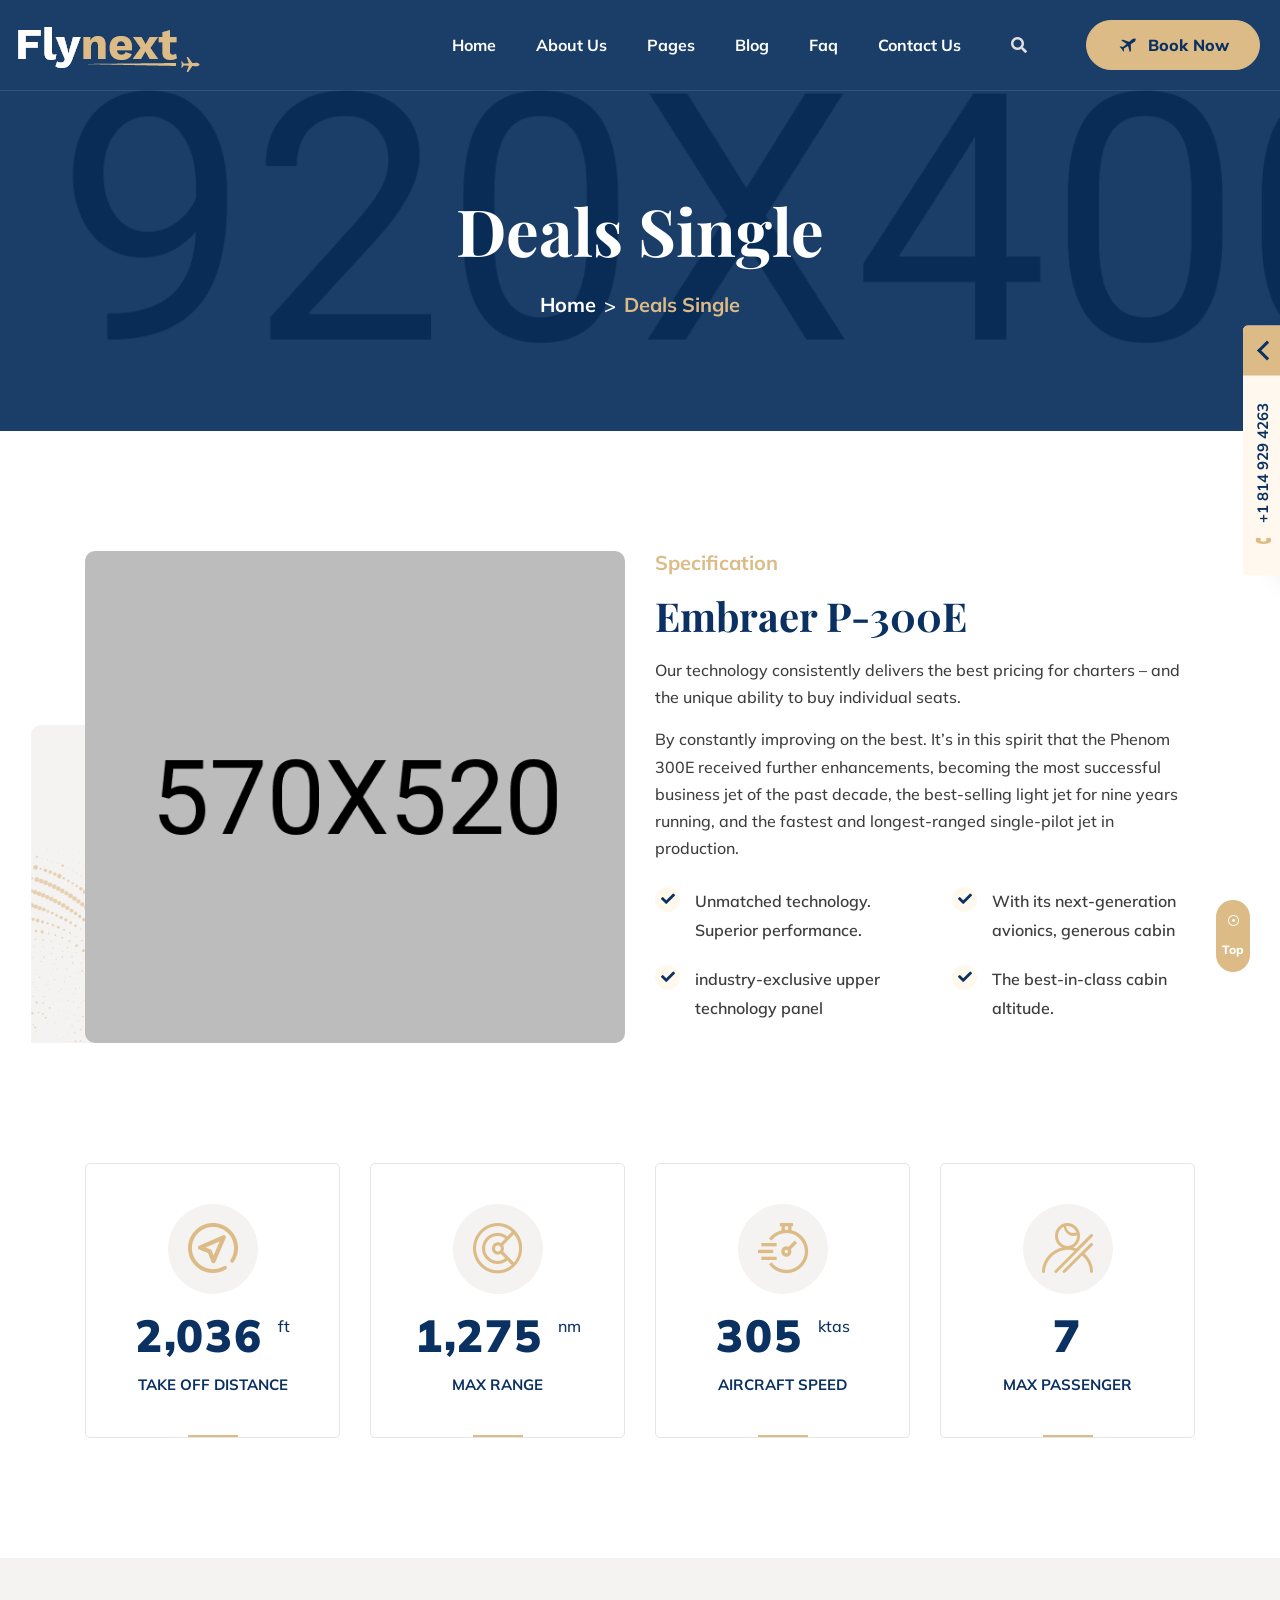
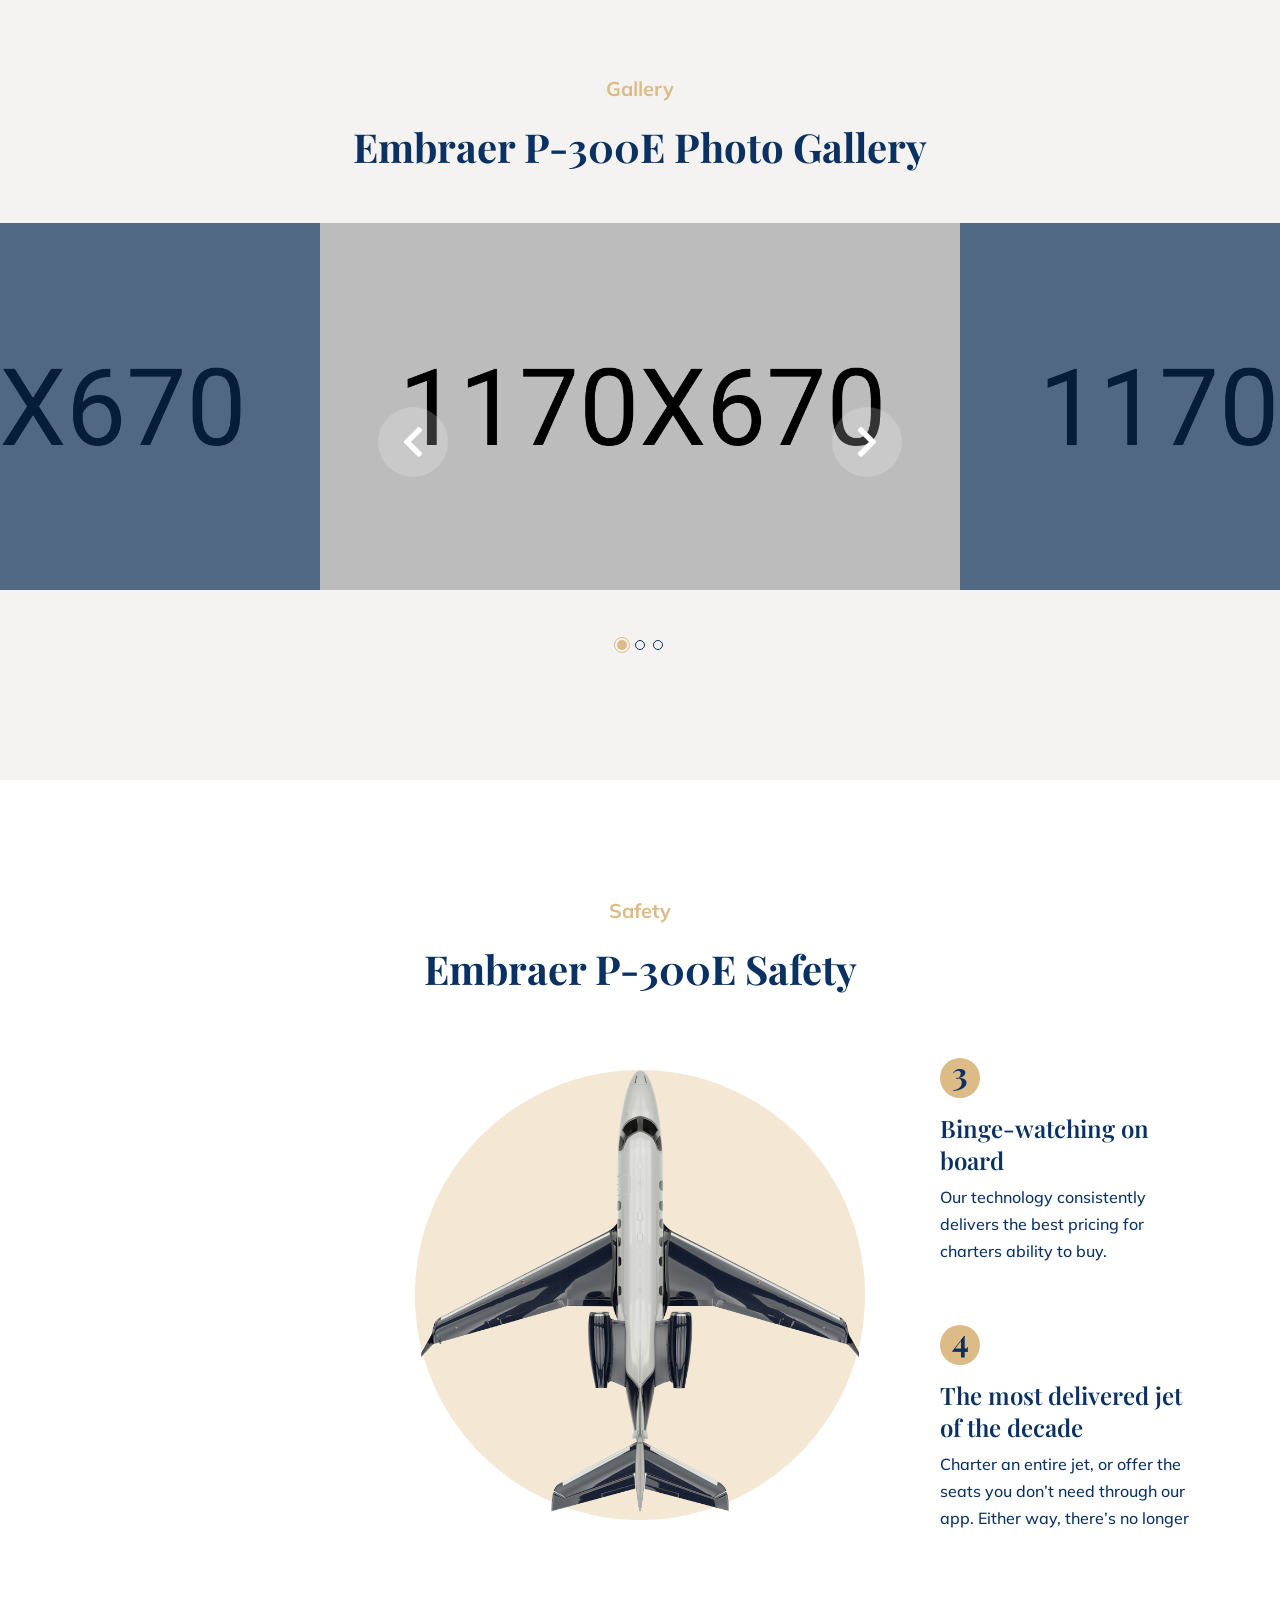
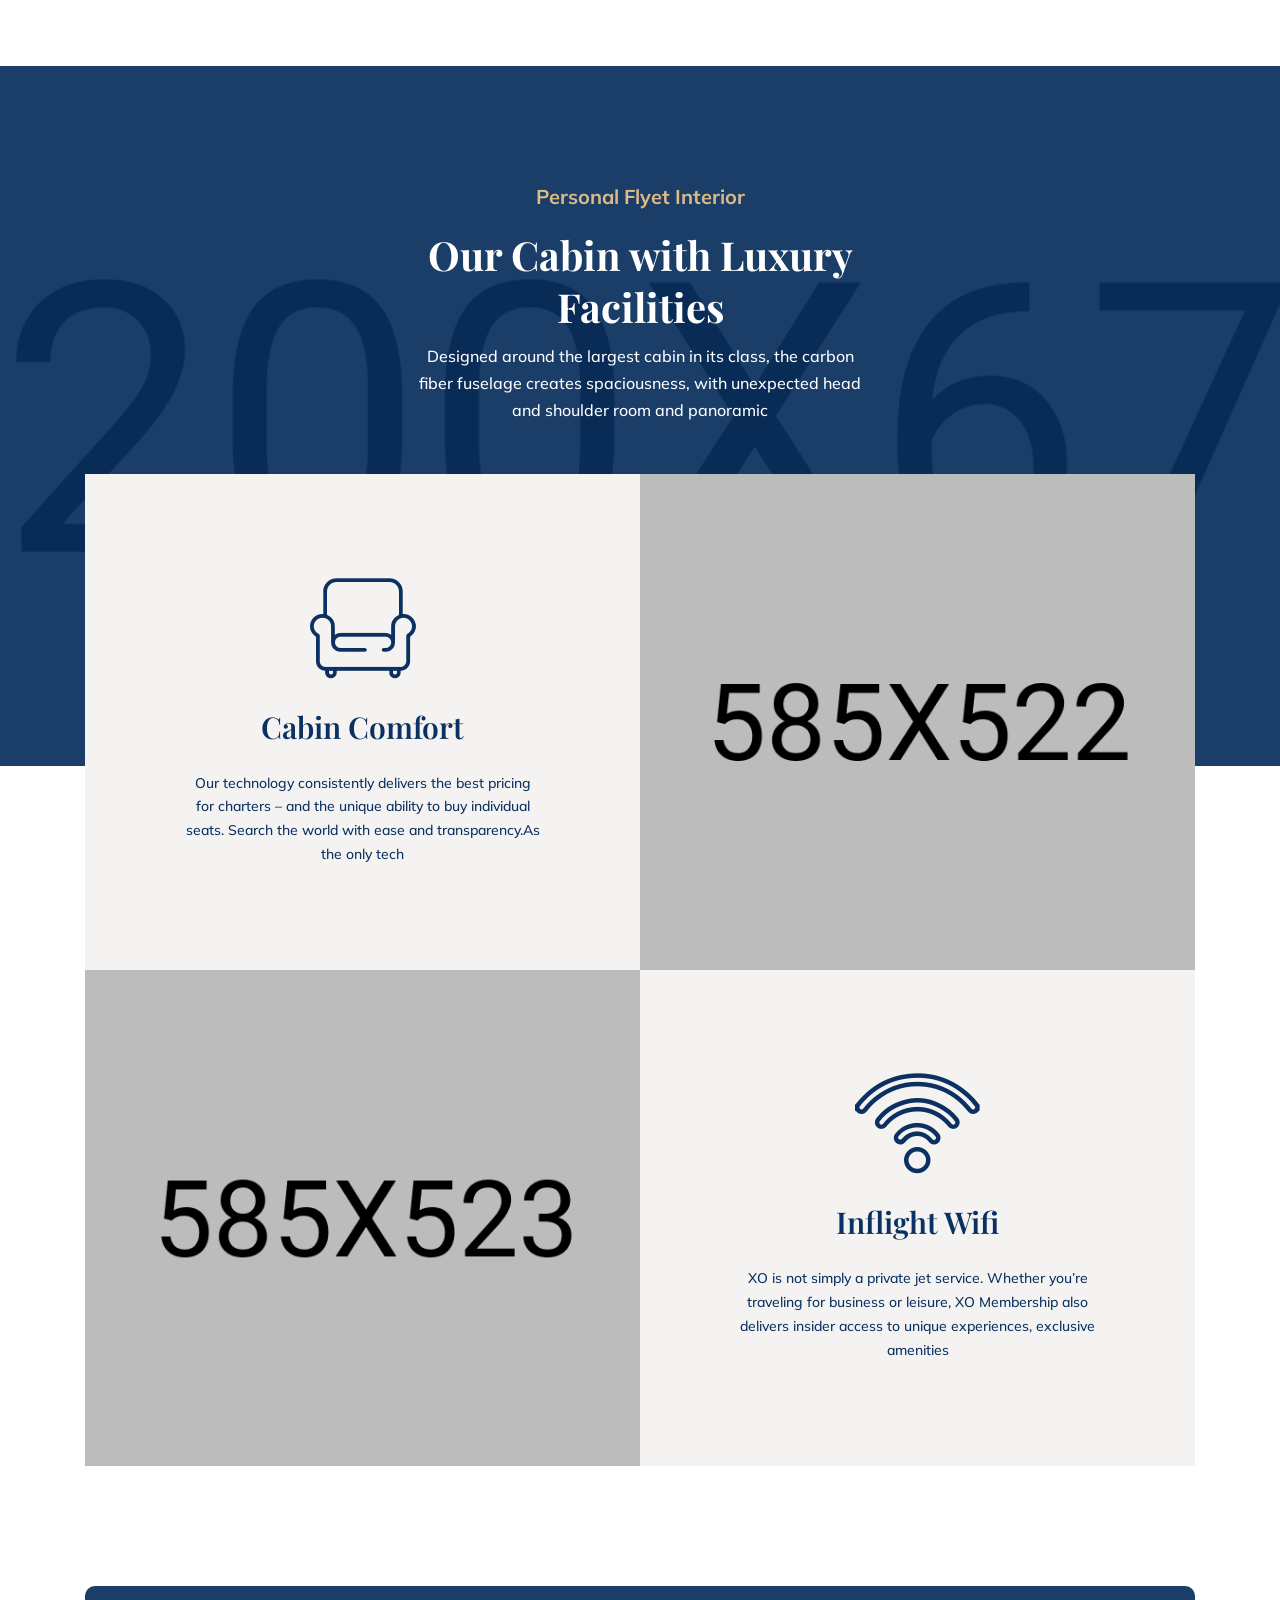
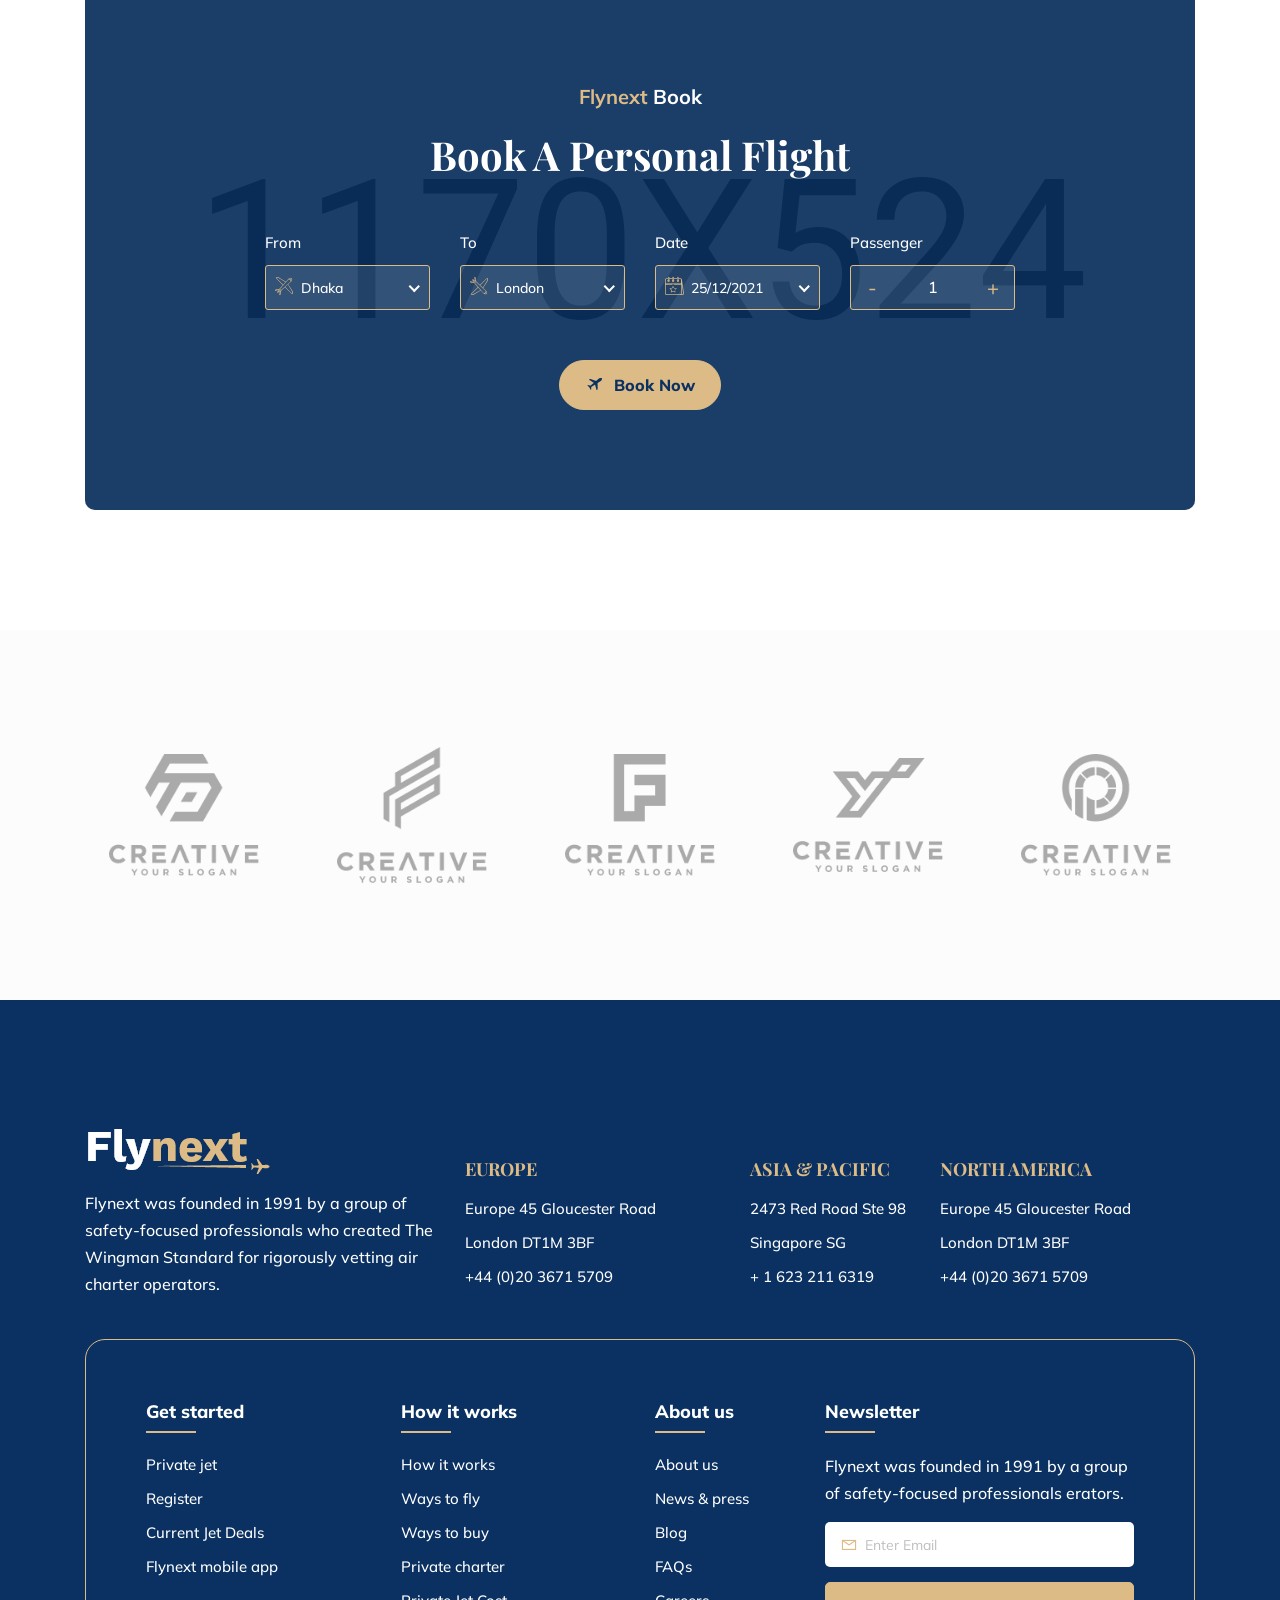
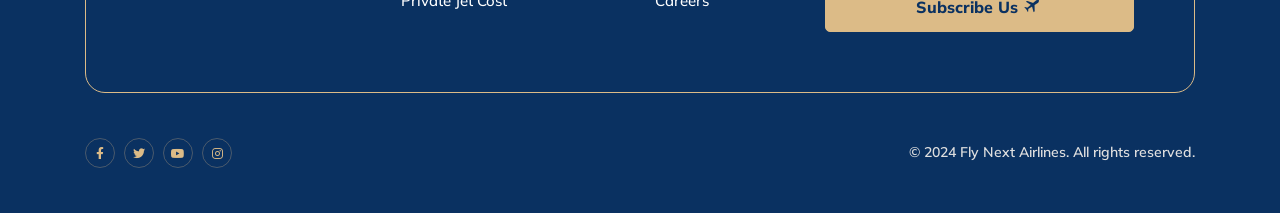
<file: public/template/deals-details.html>
<!DOCTYPE html>
<html lang="en">

<head>
    <meta charset="UTF-8">
    <meta name="viewport" content="width=device-width, initial-scale=1.0">
    <meta http-equiv="X-UA-Compatible" content="ie=edge">
    <title>Charter Flight & Aviation School HTML Template</title>
    <link rel="preconnect" href="https://fonts.googleapis.com">
    <link rel="preconnect" href="https://fonts.gstatic.com" crossorigin>
    <link
        href="https://fonts.googleapis.com/css2?family=Mulish:ital,wght@0,200;0,300;0,400;0,500;0,600;0,700;0,800;0,900;1,200;1,300;1,400;1,500;1,600;1,700;1,800;1,900&family=Playfair+Display:ital,wght@0,400;0,500;0,600;0,700;0,800;0,900;1,400;1,500;1,600;1,700;1,800;1,900&display=swap"
        rel="stylesheet">
    <!-- fontawesome css link -->
    <link rel="stylesheet" href="assets/css/fontawesome-all.min.css">
    <!-- bootstrap css link -->
    <link rel="stylesheet" href="assets/css/bootstrap.min.css">
    <!-- favicon -->
    <link rel="shortcut icon" href="assets/images/fav.png" type="image/x-icon">
    <!-- swipper css link -->
    <link rel="stylesheet" href="assets/css/swiper.min.css">
    <!-- lightcase css links -->
    <link rel="stylesheet" href="assets/css/lightcase.css">
    <!-- odometer css link -->
    <link rel="stylesheet" href="assets/css/odometer.css">
    <!-- line-awesome-icon css -->
    <link rel="stylesheet" href="assets/css/icomoon.css">
    <!-- line-awesome-icon css -->
    <link rel="stylesheet" href="assets/css/line-awesome.min.css">
    <!-- animate.css -->
    <link rel="stylesheet" href="assets/css/animate.css">
    <!-- aos.css -->
    <link rel="stylesheet" href="assets/css/aos.css">
    <!-- nice select css -->
    <link rel="stylesheet" href="assets/css/nice-select.css">
    <!-- main style css link -->
    <link rel="stylesheet" href="assets/css/style.css">
</head>

<body>


    <div class="page-wrapper">

        <!--~~~~~~~~~~~~~~~~~~~~~~~~~~~~~~~~~~~~~~~
        Start Preloader
    ~~~~~~~~~~~~~~~~~~~~~~~~~~~~~~~~~~~~~~~~-->
        <div class="preloader">
            <svg class="svg-loader" xmlns="http://www.w3.org/2000/svg" width="230" height="230">
                <path class="loader__path"
                    d="M86.429 40c63.616-20.04 101.511 25.08 107.265 61.93 6.487 41.54-18.593 76.99-50.6 87.643-59.46 19.791-101.262-23.577-107.142-62.616C29.398 83.441 59.945 48.343 86.43 40z"
                    fill="none" stroke="#0099cc" stroke-width="4" stroke-linecap="round" stroke-linejoin="round"
                    stroke-dasharray="10 10 10 10 10 10 10 432" stroke-dashoffset="77" />
                <path class="loader__plane"
                    d="M141.493 37.93c-1.087-.927-2.942-2.002-4.32-2.501-2.259-.824-3.252-.955-9.293-1.172-4.017-.146-5.197-.23-5.47-.37-.766-.407-1.526-1.448-7.114-9.773-4.8-7.145-5.344-7.914-6.327-8.976-1.214-1.306-1.396-1.378-3.79-1.473-1.036-.04-2-.043-2.153-.002-.353.1-.87.586-1 .952-.139.399-.076.71.431 2.22.241.72 1.029 3.386 1.742 5.918 1.644 5.844 2.378 8.343 2.863 9.705.206.601.33 1.1.275 1.125-.24.097-10.56 1.066-11.014 1.032a3.532 3.532 0 0 1-1.002-.276l-.487-.246-2.044-2.613c-2.234-2.87-2.228-2.864-3.35-3.309-.717-.287-2.82-.386-3.276-.163-.457.237-.727.644-.737 1.152-.018.39.167.805 1.916 4.373 1.06 2.166 1.964 4.083 1.998 4.27.04.179.004.521-.076.75-.093.228-1.109 2.064-2.269 4.088-1.921 3.34-2.11 3.711-2.123 4.107-.008.25.061.557.168.725.328.512.72.644 1.966.676 1.32.029 2.352-.236 3.05-.762.222-.171 1.275-1.313 2.412-2.611 1.918-2.185 2.048-2.32 2.45-2.505.241-.111.601-.232.82-.271.267-.058 2.213.201 5.912.8 3.036.48 5.525.894 5.518.914 0 .026-.121.306-.27.638-.54 1.198-1.515 3.842-3.35 9.021-1.029 2.913-2.107 5.897-2.4 6.62-.703 1.748-.725 1.833-.594 2.286.137.46.45.833.872 1.012.41.177 3.823.24 4.37.085.852-.25 1.44-.688 2.312-1.724 1.166-1.39 3.169-3.948 6.771-8.661 5.8-7.583 6.561-8.49 7.387-8.702.233-.065 2.828-.056 5.784.011 5.827.138 6.64.09 8.62-.5 2.24-.67 4.035-1.65 5.517-3.016 1.136-1.054 1.135-1.014.207-1.962-.357-.38-.767-.777-.902-.893z"
                    fill="#000033" /></svg>
        </div>
        <!--~~~~~~~~~~~~~~~~~~~~~~~~~~~~~~~~~~~~~~~
        End Preloader
    ~~~~~~~~~~~~~~~~~~~~~~~~~~~~~~~~~~~~~~~~-->


        <!--~~~~~~~~~~~~~~~~~~~~~~~~~~~~~~~~~~~~~~~
        Start Header
    ~~~~~~~~~~~~~~~~~~~~~~~~~~~~~~~~~~~~~~~~-->
        <header class="header-section header-section-one header-two">
            <div class="header">
                <div class="header-bottom-area">
                    <div class="container-fluid">
                        <div class="header-menu-content">
                            <nav class="navbar navbar-expand-lg p-0">
                                <a class="site-logo site-title" href="index.html"><img src="assets/images/logo.png"
                                        alt="site-logo"></a>
                                <button class="navbar-toggler ml-auto" type="button" data-toggle="collapse"
                                    data-target="#navbarSupportedContent" aria-controls="navbarSupportedContent"
                                    aria-expanded="false" aria-label="Toggle navigation">
                                    <span class="fas fa-bars"></span>
                                </button>
                                <div class="collapse navbar-collapse" id="navbarSupportedContent">
                                    <ul class="navbar-nav main-menu ml-auto">
                                        <li class="menu_has_children"><a href="#0">Home</a>
                                            <ul class="sub-menu">
                                                <li><a href="index.html">Home One</a></li>
                                                <li><a href="index-two.html">Home Two</a></li>
                                                <li><a href="index-dark.html">Home Dark</a></li>
                                            </ul>
                                        </li>
                                        <li><a href="about.html">About Us</a></li>
                                        <li class="menu_has_children"><a href="#0">Pages</a>
                                            <ul class="sub-menu">
                                                <li><a href="service.html">Service</a></li>
                                                <li><a href="service-details.html">Service Details</a></li>
                                                <li><a href="deals.html">Deals</a></li>
                                                <li><a href="deals-details.html">Deals Details</a></li>
                                                <li><a href="package.html">Package</a></li>
                                                <li><a href="package-details.html">Package Details</a></li>
                                                <li><a href="course.html">Our Course</a></li>
                                                <li><a href="course-details.html">Course Details</a></li>
                                                <li><a href="team.html">Our Team</a></li>
                                                <li><a href="team-details.html">Team Details</a></li>
                                                <li><a href="faq.html">FAQ</a></li>
                                                <li><a href="register.html">Sign Up</a></li>
                                                <li><a href="login.html">Sign In</a></li>
                                                <li><a href="404.html">404 Page</a></li>
                                            </ul>
                                        </li>
                                        <li class="menu_has_children"><a href="#0">Blog</a>
                                            <ul class="sub-menu">
                                                <li><a href="blog.html">Blog</a></li>
                                                <li><a href="blog-classic.html">Blog Classic</a></li>
                                                <li><a href="blog-details.html">Blog Details</a></li>
                                            </ul>
                                        </li>
                                        <li><a href="faq.html">Faq</a></li>
                                        <li><a href="contact.html">Contact Us</a></li>
                                    </ul>
                                    <div class="header-right">
                                        <div class="search-bar d-none d-lg-block">
                                            <a href="#0"><i class="fas fa-search"></i></a>
                                            <div class="header-top-search-area">
                                                <form class="header-search-form"
                                                    action="https://gamblingscript.com/search" method="GET">
                                                    <input type="search" name="keyword" id="header_search"
                                                        placeholder="Search Product...">
                                                    <button class="header-search-btn"><i
                                                            class="fas fa-search"></i></button>
                                                </form>
                                            </div>
                                        </div>
                                        <div class="header-action-area">
                                            <a href="service-details.html" class="action-btn two"><i
                                                    class="icon-btn-icon"></i></a>
                                            <div class="header-action">
                                                <a href="service-details.html" class="btn--base"><i
                                                        class="icon-btn-icon"></i> Book Now</a>
                                            </div>
                                        </div>
                                    </div>
                                </div>
                            </nav>
                        </div>
                    </div>
                </div>
            </div>
        </header>
        <!--~~~~~~~~~~~~~~~~~~~~~~~~~~~~~~~~~~~~~~~
        End Header
    ~~~~~~~~~~~~~~~~~~~~~~~~~~~~~~~~~~~~~~~~-->


        <!--~~~~~~~~~~~~~~~~~~~~~~~~~~~~~~~~~~~~~~~
        Start Banner
    ~~~~~~~~~~~~~~~~~~~~~~~~~~~~~~~~~~~~~~~~-->
        <section class="banner-section inner-banner-section bg-overlay-black bg_img"
            data-background="assets/images/bg/inner-bg.png">
            <div class="container-fluid">
                <div class="row justify-content-center align-items-center">
                    <div class="col-xl-12 text-center">
                        <div class="banner-content">
                            <h1 class="title">Deals Single</h1>
                            <div class="breadcrumb-area">
                                <nav aria-label="breadcrumb">
                                    <ol class="breadcrumb">
                                        <li class="breadcrumb-item"><a href="index.html">Home</a></li>
                                        <li class="breadcrumb-item active" aria-current="page">Deals Single</li>
                                    </ol>
                                </nav>
                            </div>
                        </div>
                    </div>
                </div>
            </div>
        </section>
        <!--~~~~~~~~~~~~~~~~~~~~~~~~~~~~~~~~~~~~~~~
        End Banner
    ~~~~~~~~~~~~~~~~~~~~~~~~~~~~~~~~~~~~~~~~-->


        <!--~~~~~~~~~~~~~~~~~~~~~~~~~~~~~~~~~~~~~~~
        Start Scroll-To-Top
    ~~~~~~~~~~~~~~~~~~~~~~~~~~~~~~~~~~~~~~~~-->
        <a href="#" class="scrollToTop">
            <i class="las la-dot-circle"></i>
            <span>Top</span>
        </a>
        <!--~~~~~~~~~~~~~~~~~~~~~~~~~~~~~~~~~~~~~~~
        End Scroll-To-Top
    ~~~~~~~~~~~~~~~~~~~~~~~~~~~~~~~~~~~~~~~~-->


        <!--~~~~~~~~~~~~~~~~~~~~~~~~~~~~~~~~~~~~~~~
        Start Call-widget
    ~~~~~~~~~~~~~~~~~~~~~~~~~~~~~~~~~~~~~~~~-->
        <div class="call-widget-wrapper">
            <button type="button" class="call-widget-btn"><span class="num"><i class="icon-call-icon"></i> +1 814 929
                    4263</span> <span class="arrow"></span></button>
            <div class="call-widget-form-area">
                <form class="book-form">
                    <div class="row justify-content-center mb-20-none">
                        <div class="col-xl-3 col-lg-3 col-md-6 col-sm-6 form-group">
                            <div class="book-select">
                                <label>From</label>
                                <div class="book-form-icon">
                                    <i class="icon-from-airplane"></i>
                                </div>
                                <select class="book-select form--control">
                                    <option value="dhaka" selected>Dhaka</option>
                                    <option value="london">London</option>
                                </select>
                            </div>
                        </div>
                        <div class="col-xl-3 col-lg-3 col-md-6 col-sm-6 form-group">
                            <div class="book-select">
                                <label>To</label>
                                <div class="book-form-icon">
                                    <i class="icon-to-airplane"></i>
                                </div>
                                <select class="book-select form--control">
                                    <option value="london" selected>London</option>
                                    <option value="dhaka">Dhaka</option>
                                </select>
                            </div>
                        </div>
                        <div class="col-xl-3 col-lg-3 col-md-6 col-sm-6 form-group">
                            <div class="book-select">
                                <label>Date</label>
                                <div class="book-form-icon">
                                    <i class="icon-schedule-icon"></i>
                                </div>
                                <select class="book-select form--control">
                                    <option value="25/12/2021" selected>25/12/2021</option>
                                    <option value="30/12/2021">30/12/2021</option>
                                </select>
                            </div>
                        </div>
                        <div class="col-xl-3 col-lg-4 col-md-6 col-sm-6 form-group">
                            <label>Passenger</label>
                            <div class="book-quantity">
                                <div class="book-plus-minus">
                                    <div class="dec qtybutton">-</div>
                                    <input class="book-plus-minus-box qty" type="text" name="qty" value="1" readonly>
                                    <div class="inc qtybutton">+</div>
                                </div>
                            </div>
                        </div>
                        <div class="col-xl-12 form-group">
                            <button type="submit" class="btn--base w-100 mt-10"><i class="icon-btn-icon"></i> Book
                                Now</button>
                        </div>
                    </div>
                </form>
            </div>
        </div>
        <!--~~~~~~~~~~~~~~~~~~~~~~~~~~~~~~~~~~~~~~~
        End Call-widget
    ~~~~~~~~~~~~~~~~~~~~~~~~~~~~~~~~~~~~~~~~-->


        <!--~~~~~~~~~~~~~~~~~~~~~~~~~~~~~~~~~~~~~~~
        Start About
    ~~~~~~~~~~~~~~~~~~~~~~~~~~~~~~~~~~~~~~~~-->
        <section class="about-section about--style about--style-three page-wrapper-two pt-120">
            <div class="container">
                <div class="row justify-content-center align-items-center mb-30-none">
                    <div class="col-xl-6 col-lg-6 mb-30">
                        <div class="about-thumb" data-aos="fade-right" data-aos-duration="1200">
                            <img src="assets/images/about-three.png" alt="about">
                            <div class="about-element-two" data-aos="fade-up" data-aos-duration="1200">
                                <img src="assets/images/element/element-15.png" alt="element">
                            </div>
                        </div>
                    </div>
                    <div class="col-xl-6 col-lg-6 mb-30">
                        <div class="about-content" data-aos="fade-left" data-aos-duration="1200">
                            <span class="sub-title text--base">Specification</span>
                            <h2 class="title">Embraer P-300E</h2>
                            <p>Our technology consistently delivers the best pricing for charters – and the unique
                                ability to buy individual seats.</p>
                            <p>By constantly improving on the best. It’s in this spirit that the Phenom 300E
                                received further enhancements, becoming the most successful business jet of
                                the past decade, the best-selling light jet for nine years running, and the fastest
                                and longest-ranged single-pilot jet in production.</p>
                            <div class="about-list-area about-list--style">
                                <ul class="about-list">
                                    <li>Unmatched technology. Superior performance.</li>
                                    <li>With its next-generation avionics, generous cabin</li>
                                    <li>industry-exclusive upper technology panel</li>
                                    <li>The best-in-class cabin altitude.</li>
                                </ul>
                            </div>
                        </div>
                    </div>
                </div>
            </div>
        </section>
        <!--~~~~~~~~~~~~~~~~~~~~~~~~~~~~~~~~~~~~~~~
        End About
    ~~~~~~~~~~~~~~~~~~~~~~~~~~~~~~~~~~~~~~~~-->


        <!--~~~~~~~~~~~~~~~~~~~~~~~~~~~~~~~~~~~~~~~
        Start Statistics
    ~~~~~~~~~~~~~~~~~~~~~~~~~~~~~~~~~~~~~~~~-->
        <section class="statistics-section statistics--style ptb-120">
            <div class="container">
                <div class="statistics-area">
                    <div class="row justify-content-center mb-30-none">
                        <div class="col-xl-3 col-lg-4 col-md-6 col-sm-6 mb-30">
                            <div class="statistics-item">
                                <div class="statistics-icon">
                                    <i class="icon-Take_off_Distance"></i>
                                </div>
                                <div class="statistics-content">
                                    <div class="odo-area">
                                        <h3 class="odo-title odometer" data-odometer-final="2036">0</h3>
                                        <span class="sub-title">ft</span>
                                    </div>
                                    <p>Take off Distance</p>
                                </div>
                            </div>
                        </div>
                        <div class="col-xl-3 col-lg-4 col-md-6 col-sm-6 mb-30">
                            <div class="statistics-item">
                                <div class="statistics-icon">
                                    <i class="icon-MAX_RANGE"></i>
                                </div>
                                <div class="statistics-content">
                                    <div class="odo-area">
                                        <h3 class="odo-title odometer" data-odometer-final="1275">0</h3>
                                        <span class="sub-title">nm</span>
                                    </div>
                                    <p>MAX RANGE</p>
                                </div>
                            </div>
                        </div>
                        <div class="col-xl-3 col-lg-4 col-md-6 col-sm-6 mb-30">
                            <div class="statistics-item">
                                <div class="statistics-icon">
                                    <i class="icon-Aircraft_Speed"></i>
                                </div>
                                <div class="statistics-content">
                                    <div class="odo-area">
                                        <h3 class="odo-title odometer" data-odometer-final="305">0</h3>
                                        <span class="sub-title">ktas</span>
                                    </div>
                                    <p>Aircraft Speed</p>
                                </div>
                            </div>
                        </div>
                        <div class="col-xl-3 col-lg-4 col-md-6 col-sm-6 mb-30">
                            <div class="statistics-item">
                                <div class="statistics-icon">
                                    <i class="icon-Max_Passenger"></i>
                                </div>
                                <div class="statistics-content">
                                    <div class="odo-area">
                                        <h3 class="odo-title odometer" data-odometer-final="7">0</h3>
                                    </div>
                                    <p>Max Passenger</p>
                                </div>
                            </div>
                        </div>

                    </div>
                </div>
            </div>
        </section>
        <!--~~~~~~~~~~~~~~~~~~~~~~~~~~~~~~~~~~~~~~~
        End Statistics
    ~~~~~~~~~~~~~~~~~~~~~~~~~~~~~~~~~~~~~~~~-->


        <!--~~~~~~~~~~~~~~~~~~~~~~~~~~~~~~~~~~~~~~~
        Start Gallery
    ~~~~~~~~~~~~~~~~~~~~~~~~~~~~~~~~~~~~~~~~-->
        <section class="gallery-section bg--gray ptb-120">
            <div class="container-fluid p-0">
                <div class="row justify-content-center">
                    <div class="col-xl-12 text-center">
                        <div class="section-header">
                            <span class="sub-title"><span>Gallery</span></span>
                            <h2 class="section-title">Embraer P-300E Photo Gallery</h2>
                        </div>
                    </div>
                </div>
                <div class="row">
                    <div class="col-xl-12">
                        <div class="gallery-slider">
                            <div class="swiper-wrapper">
                                <div class="swiper-slide">
                                    <div class="gallery-item">
                                        <img src="assets/images/gallery/gallery-1.png" alt="gallery">
                                    </div>
                                </div>
                                <div class="swiper-slide">
                                    <div class="gallery-item">
                                        <img src="assets/images/gallery/gallery-4.png" alt="gallery">
                                    </div>
                                </div>
                                <div class="swiper-slide">
                                    <div class="gallery-item">
                                        <img src="assets/images/gallery/gallery-3.png" alt="gallery">
                                    </div>
                                </div>
                            </div>
                            <div class="slider-prev">
                                <i class="fas fa-chevron-left"></i>
                            </div>
                            <div class="slider-next">
                                <i class="fas fa-chevron-right"></i>
                            </div>
                            <div class="swiper-pagination"></div>
                        </div>
                    </div>
                </div>
            </div>
        </section>
        <!--~~~~~~~~~~~~~~~~~~~~~~~~~~~~~~~~~~~~~~~
        End Gallery
    ~~~~~~~~~~~~~~~~~~~~~~~~~~~~~~~~~~~~~~~~-->


        <!--~~~~~~~~~~~~~~~~~~~~~~~~~~~~~~~~~~~~~~~
        Start Service
    ~~~~~~~~~~~~~~~~~~~~~~~~~~~~~~~~~~~~~~~~-->
        <section class="service-section ptb-120">
            <div class="service-element-one">
                <img src="assets/images/element/element-16.png" alt="element">
            </div>
            <div class="service-element-two">
                <img src="assets/images/element/element-17.png" alt="element">
            </div>
            <div class="container">
                <div class="row justify-content-center">
                    <div class="col-xl-12 text-center">
                        <div class="section-header">
                            <span class="sub-title"><span>Safety</span></span>
                            <h2 class="section-title">Embraer P-300E Safety</h2>
                        </div>
                    </div>
                </div>
                <div class="row align-items-center mb-30-none">
                    <div class="col-xl-3 col-lg-4 col-md-4 col-sm-12 mb-30">
                        <div class="service-item-wrapper mb-60-none" data-aos="fade-right" data-aos-duration="1200">
                            <div class="service-item mb-60">
                                <span class="num">1</span>
                                <h3 class="title">User friendly system added</h3>
                                <p>There is a very fast AVANCE L5
                                    system for internet access and it did
                                    not disappoint.</p>
                            </div>
                            <div class="service-item mb-60">
                                <span class="num">2</span>
                                <h3 class="title">Punching way above its weight</h3>
                                <p>The first small jet-powered civil aircraft was the Morane-Saulnier MS.760 Paris,
                                    developed privately</p>
                            </div>
                        </div>
                    </div>
                    <div class="col-xl-6 col-lg-4 col-md-4 col-sm-12 mb-30">
                        <div class="service-thumb text-center">
                            <img src="assets/images/plane.png" alt="plane">
                        </div>
                    </div>
                    <div class="col-xl-3 col-lg-4 col-md-4 col-sm-12 mb-30">
                        <div class="service-item-wrapper mb-60-none">
                            <div class="service-item mb-60">
                                <span class="num">3</span>
                                <h3 class="title">Binge-watching on
                                    board</h3>
                                <p>Our technology consistently delivers the best pricing for charters ability to buy.
                                </p>
                            </div>
                            <div class="service-item mb-60">
                                <span class="num">4</span>
                                <h3 class="title">The most delivered jet of the decade</h3>
                                <p>Charter an entire jet, or offer the seats you don’t need through our app. Either way,
                                    there’s no longer</p>
                            </div>
                        </div>
                    </div>
                </div>
            </div>
        </section>
        <!--~~~~~~~~~~~~~~~~~~~~~~~~~~~~~~~~~~~~~~~
        End Service
    ~~~~~~~~~~~~~~~~~~~~~~~~~~~~~~~~~~~~~~~~-->


        <!--~~~~~~~~~~~~~~~~~~~~~~~~~~~~~~~~~~~~~~~
        Start Interior
    ~~~~~~~~~~~~~~~~~~~~~~~~~~~~~~~~~~~~~~~~-->
        <section class="interior-section pt-120">
            <div class="interior-element bg-overlay-black bg_img" data-background="assets/images/bg/bg-6.png"></div>
            <div class="container">
                <div class="row justify-content-center">
                    <div class="col-xl-5 text-center">
                        <div class="section-header white">
                            <span class="sub-title"><span>Personal Flyet Interior</span></span>
                            <h2 class="section-title">Our Cabin with Luxury Facilities</h2>
                            <p>Designed around the largest cabin in its class, the carbon fiber fuselage creates
                                spaciousness, with unexpected head and shoulder room and panoramic</p>
                        </div>
                    </div>
                </div>
                <div class="interior-wrapper">
                    <div class="interior-area">
                        <div class="interior-content text-center">
                            <div class="interior-icon">
                                <i class="icon-Cabin_Comfort"></i>
                            </div>
                            <h2 class="title">Cabin Comfort</h2>
                            <p>Our technology consistently delivers the best pricing for charters – and the unique
                                ability to buy individual seats. Search the world with ease and transparency.As the only
                                tech</p>
                        </div>
                        <div class="interior-thumb">
                            <img src="assets/images/interior/interior-1.png" alt="interior">
                        </div>
                    </div>
                    <div class="interior-area flex-row-reverse">
                        <div class="interior-content text-center">
                            <div class="interior-icon">
                                <i class="icon-wifi"></i>
                            </div>
                            <h2 class="title">Inflight Wifi</h2>
                            <p>XO is not simply a private jet service. Whether you’re traveling for business or leisure,
                                XO Membership also delivers insider access to unique experiences, exclusive amenities
                            </p>
                        </div>
                        <div class="interior-thumb">
                            <img src="assets/images/interior/interior-2.png" alt="interior">
                        </div>
                    </div>
                </div>
            </div>
        </section>
        <!--~~~~~~~~~~~~~~~~~~~~~~~~~~~~~~~~~~~~~~~
        End Interior
    ~~~~~~~~~~~~~~~~~~~~~~~~~~~~~~~~~~~~~~~~-->


        <!--~~~~~~~~~~~~~~~~~~~~~~~~~~~~~~~~~~~~~~~
        Start Book-form
    ~~~~~~~~~~~~~~~~~~~~~~~~~~~~~~~~~~~~~~~~-->
        <section class="book-form-section ptb-120">
            <div class="container">
                <div class="book-form-area bg-overlay-black bg_img" data-background="assets/images/bg/bg-3.png">
                    <div class="row justify-content-center">
                        <div class="col-xl-12 text-center">
                            <div class="section-header white">
                                <span class="sub-title text-white"><span>Flynext</span> Book</span>
                                <h2 class="section-title">Book A Personal Flight</h2>
                            </div>
                            <form class="book-form">
                                <div class="row justify-content-center mb-20-none">
                                    <div class="col-xl-3 col-lg-3 col-md-6 col-sm-6 form-group">
                                        <div class="book-select">
                                            <label>From</label>
                                            <div class="book-form-icon">
                                                <i class="icon-from-airplane"></i>
                                            </div>
                                            <select class="book-select form--control">
                                                <option value="dhaka" selected>Dhaka</option>
                                                <option value="london">London</option>
                                            </select>
                                        </div>
                                    </div>
                                    <div class="col-xl-3 col-lg-3 col-md-6 col-sm-6 form-group">
                                        <div class="book-select">
                                            <label>To</label>
                                            <div class="book-form-icon">
                                                <i class="icon-to-airplane"></i>
                                            </div>
                                            <select class="book-select form--control">
                                                <option value="london" selected>London</option>
                                                <option value="dhaka">Dhaka</option>
                                            </select>
                                        </div>
                                    </div>
                                    <div class="col-xl-3 col-lg-3 col-md-6 col-sm-6 form-group">
                                        <div class="book-select">
                                            <label>Date</label>
                                            <div class="book-form-icon">
                                                <i class="icon-schedule-icon"></i>
                                            </div>
                                            <select class="book-select form--control">
                                                <option value="25/12/2021" selected>25/12/2021</option>
                                                <option value="30/12/2021">30/12/2021</option>
                                            </select>
                                        </div>
                                    </div>
                                    <div class="col-xl-3 col-lg-3 col-md-6 col-sm-6 form-group">
                                        <label>Passenger</label>
                                        <div class="book-quantity">
                                            <div class="book-plus-minus">
                                                <div class="dec qtybutton">-</div>
                                                <input class="book-plus-minus-box qty" type="text" name="qty" value="1"
                                                    readonly>
                                                <div class="inc qtybutton">+</div>
                                            </div>
                                        </div>
                                    </div>
                                    <div class="col-xl-12 form-group">
                                        <button type="submit" class="btn--base ml-auto mr-auto mt-30"><i
                                                class="icon-btn-icon"></i> Book Now</button>
                                    </div>
                                </div>
                            </form>
                        </div>
                    </div>
                </div>
            </div>
        </section>
        <!--~~~~~~~~~~~~~~~~~~~~~~~~~~~~~~~~~~~~~~~
        End Book-form
    ~~~~~~~~~~~~~~~~~~~~~~~~~~~~~~~~~~~~~~~~-->


        <!--~~~~~~~~~~~~~~~~~~~~~~~~~~~~~~~~~~~~~~~
        Start Brand
    ~~~~~~~~~~~~~~~~~~~~~~~~~~~~~~~~~~~~~~~~-->
        <div class="brand-section ptb-120">
            <div class="container">
                <div class="row justify-content-center mt-10-none mb-10-none">
                    <div class="col-xl-12 text-center">
                        <div class="brand-slider">
                            <div class="swiper-wrapper">
                                <div class="swiper-slide">
                                    <div class="brand-item">
                                        <img src="assets/images/brand/brand-1.png" alt="brand">
                                    </div>
                                </div>
                                <div class="swiper-slide">
                                    <div class="brand-item">
                                        <img src="assets/images/brand/brand-2.png" alt="brand">
                                    </div>
                                </div>
                                <div class="swiper-slide">
                                    <div class="brand-item">
                                        <img src="assets/images/brand/brand-3.png" alt="brand">
                                    </div>
                                </div>
                                <div class="swiper-slide">
                                    <div class="brand-item">
                                        <img src="assets/images/brand/brand-4.png" alt="brand">
                                    </div>
                                </div>
                                <div class="swiper-slide">
                                    <div class="brand-item">
                                        <img src="assets/images/brand/brand-5.png" alt="brand">
                                    </div>
                                </div>
                            </div>
                        </div>
                    </div>
                </div>
            </div>
        </div>
        <!--~~~~~~~~~~~~~~~~~~~~~~~~~~~~~~~~~~~~~~~
        End Brand
    ~~~~~~~~~~~~~~~~~~~~~~~~~~~~~~~~~~~~~~~~-->


        <!--~~~~~~~~~~~~~~~~~~~~~~~~~~~~~~~~~~~~~~~
        Start Footer
    ~~~~~~~~~~~~~~~~~~~~~~~~~~~~~~~~~~~~~~~~-->
        <footer class="footer-section section--bg pt-120">
            <div class="footer-element" data-aos="fade-left" data-aos-duration="1200">
                <img src="assets/images/element/element-1.png" alt="element">
            </div>
            <div class="container">
                <div class="footer-top-area">
                    <div class="row align-items-end mb-30-none">
                        <div class="col-xl-4 col-lg-3 col-md-6 mb-30">
                            <div class="footer-widget">
                                <div class="footer-logo">
                                    <a class="site-logo site-title" href="index.html"><img src="assets/images/logo.png"
                                            alt="site-logo"></a>
                                </div>
                                <p>Flynext was founded in 1991 by a group of safety-focused professionals who created
                                    The Wingman Standard for rigorously vetting air charter operators.</p>
                            </div>
                        </div>
                        <div class="col-xl-3 col-lg-3 col-md-6 mb-30">
                            <div class="footer-widget">
                                <h4 class="widget-title">EUROPE</h4>
                                <ul class="footer-list">
                                    <li><a href="#0">Europe 45 Gloucester Road</a></li>
                                    <li><a href="#0">London DT1M 3BF</a></li>
                                    <li><a href="#0">+44 (0)20 3671 5709</a></li>
                                </ul>
                            </div>
                        </div>
                        <div class="col-xl-2 col-lg-3 col-md-6 mb-30">
                            <div class="footer-widget">
                                <h4 class="widget-title">ASIA & PACIFIC</h4>
                                <ul class="footer-list">
                                    <li><a href="#0">2473 Red Road Ste 98</a></li>
                                    <li><a href="#0">Singapore SG</a></li>
                                    <li><a href="#0">+ 1 623 211 6319</a></li>
                                </ul>
                            </div>
                        </div>
                        <div class="col-xl-3 col-lg-3 col-md-6 mb-30">
                            <div class="footer-widget">
                                <h4 class="widget-title">NORTH AMERICA</h4>
                                <ul class="footer-list">
                                    <li><a href="#0">Europe 45 Gloucester Road</a></li>
                                    <li><a href="#0">London DT1M 3BF</a></li>
                                    <li><a href="#0">+44 (0)20 3671 5709</a></li>
                                </ul>
                            </div>
                        </div>
                    </div>
                </div>
                <div class="footer-bottom-area">
                    <div class="row mb-30-none">
                        <div class="col-xl-3 col-lg-3 col-md-6 mb-30">
                            <div class="footer-widget">
                                <h4 class="title">Get started</h4>
                                <ul class="footer-list">
                                    <li><a href="#0">Private jet</a></li>
                                    <li><a href="#0">Register</a></li>
                                    <li><a href="#0">Current Jet Deals</a></li>
                                    <li><a href="#0">Flynext mobile app</a></li>
                                </ul>
                            </div>
                        </div>
                        <div class="col-xl-3 col-lg-3 col-md-6 mb-30">
                            <div class="footer-widget">
                                <h4 class="title">How it works</h4>
                                <ul class="footer-list">
                                    <li><a href="#0">How it works</a></li>
                                    <li><a href="#0">Ways to fly</a></li>
                                    <li><a href="#0">Ways to buy</a></li>
                                    <li><a href="#0">Private charter</a></li>
                                    <li><a href="#0">Private Jet Cost</a></li>
                                </ul>
                            </div>
                        </div>
                        <div class="col-xl-2 col-lg-2 col-md-6 mb-30">
                            <div class="footer-widget">
                                <h4 class="title">About us</h4>
                                <ul class="footer-list">
                                    <li><a href="#0">About us</a></li>
                                    <li><a href="#0">News & press</a></li>
                                    <li><a href="#0">Blog</a></li>
                                    <li><a href="#0">FAQs</a></li>
                                    <li><a href="#0">Careers</a></li>
                                </ul>
                            </div>
                        </div>
                        <div class="col-xl-4 col-lg-4 col-md-6 mb-30">
                            <div class="footer-widget">
                                <h4 class="title">Newsletter</h4>
                                <p>Flynext was founded in 1991 by a group of safety-focused professionals erators.</p>
                                <form class="subscribe-form">
                                    <label class="subscribe-icon"><i class="las la-envelope"></i></label>
                                    <input type="email" class="form--control" placeholder="Enter Email">
                                    <button type="submit" class="btn--base">Subscribe Us <i
                                            class="icon-btn-icon ml-1"></i></button>
                                </form>
                            </div>
                        </div>
                    </div>
                </div>
                <div class="copyright-area">
                    <div class="social-area">
                        <ul class="footer-social">
                            <li><a href="#0"><i class="fab fa-facebook-f"></i></a></li>
                            <li><a href="#0" class="active"><i class="fab fa-twitter"></i></a></li>
                            <li><a href="#0"><i class="fab fa-youtube"></i></a></li>
                            <li><a href="#0"><i class="fab fa-instagram"></i></a></li>
                        </ul>
                    </div>
                    <p>© 2024 Fly Next Airlines. All rights reserved.</p>
                </div>
            </div>
        </footer>
        <!--~~~~~~~~~~~~~~~~~~~~~~~~~~~~~~~~~~~~~~~
        End Footer
    ~~~~~~~~~~~~~~~~~~~~~~~~~~~~~~~~~~~~~~~~-->
    </div>




    <!-- jquery -->
    <script src="assets/js/jquery.js"></script>
    <!-- bootstrap js -->
    <script src="assets/js/bootstrap.min.js"></script>
    <!-- swipper js -->
    <script src="assets/js/swiper.min.js"></script>
    <!-- lightcase js-->
    <script src="assets/js/lightcase.js"></script>
    <!-- odometer js -->
    <script src="assets/js/odometer.min.js"></script>
    <!-- viewport js -->
    <script src="assets/js/viewport.jquery.js"></script>
    <!-- progress js -->
    <script src="assets/js/circle-progress.min.js"></script>
    <!-- aos js file -->
    <script src="assets/js/aos.js"></script>
    <!-- nice select js -->
    <script src="assets/js/jquery.nice-select.js"></script>
    <!-- main -->
    <script src="assets/js/main.js"></script>


</body>

</html>
</file>
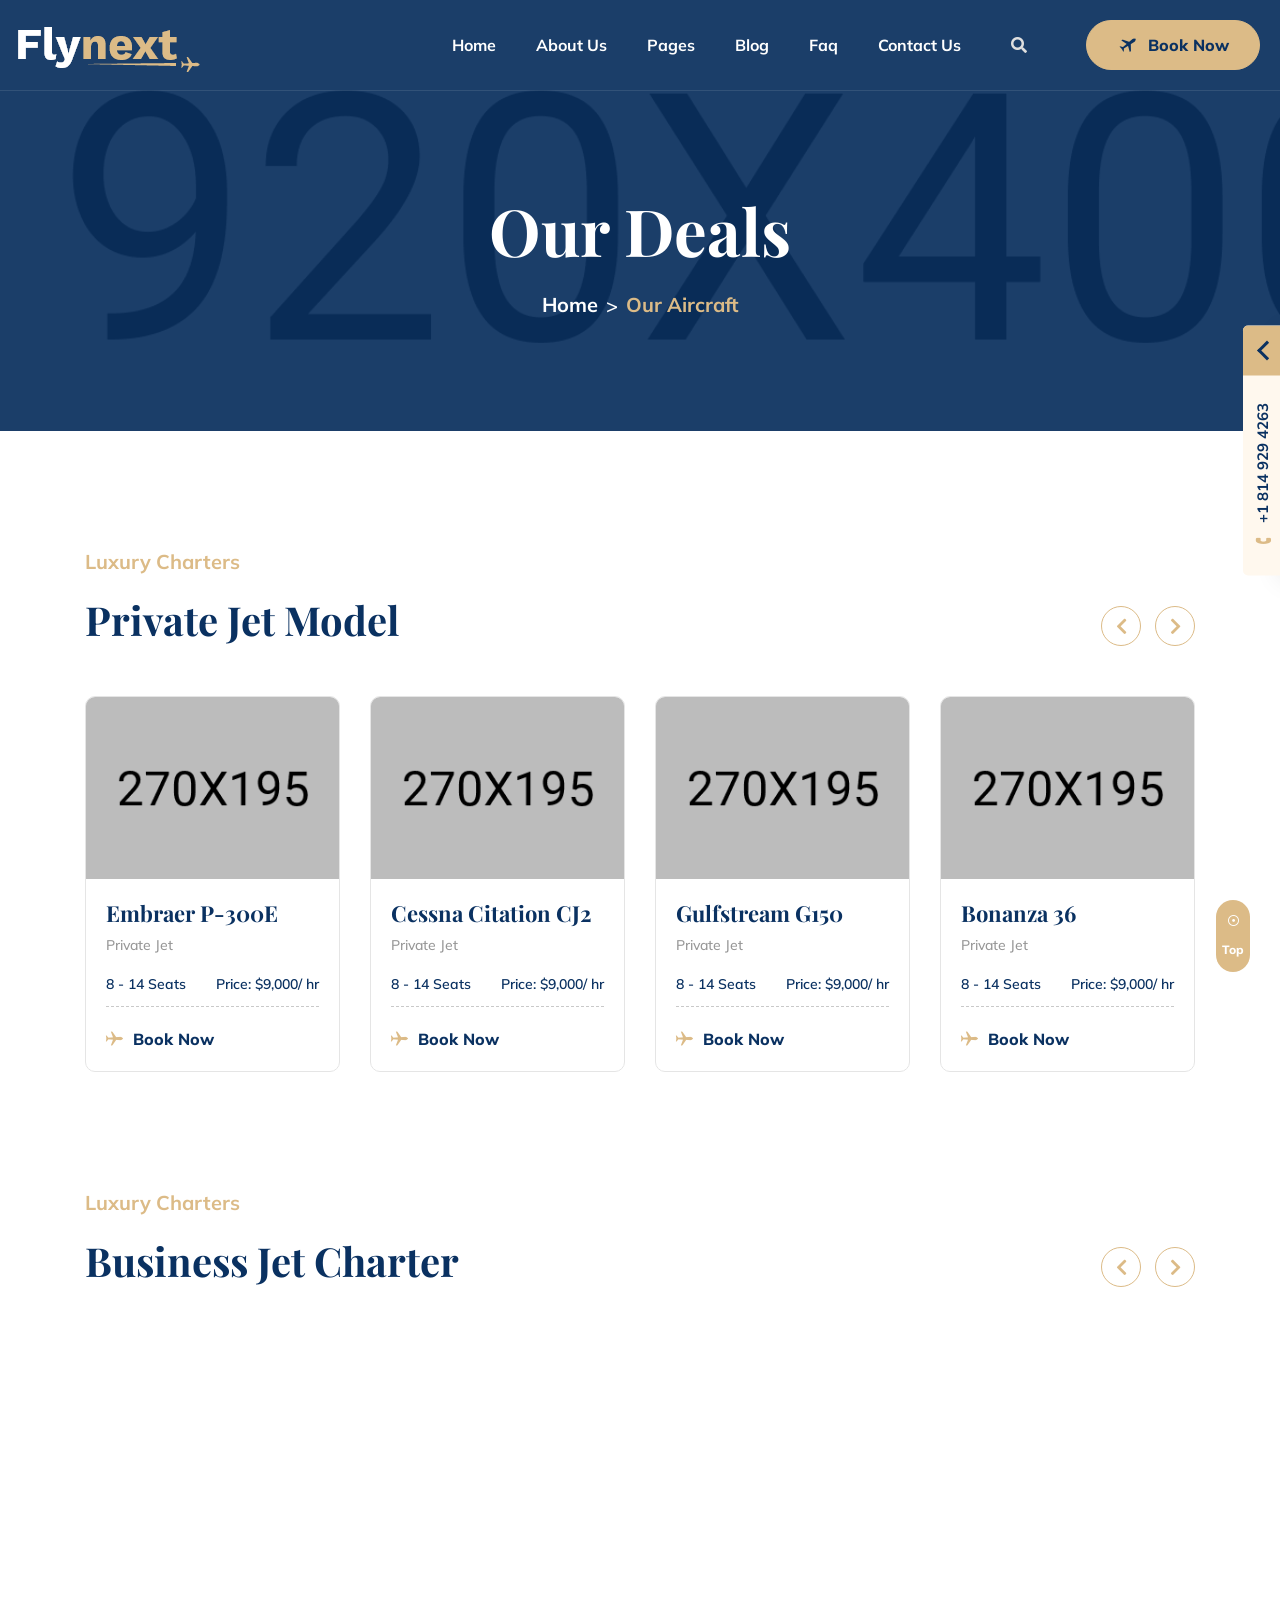
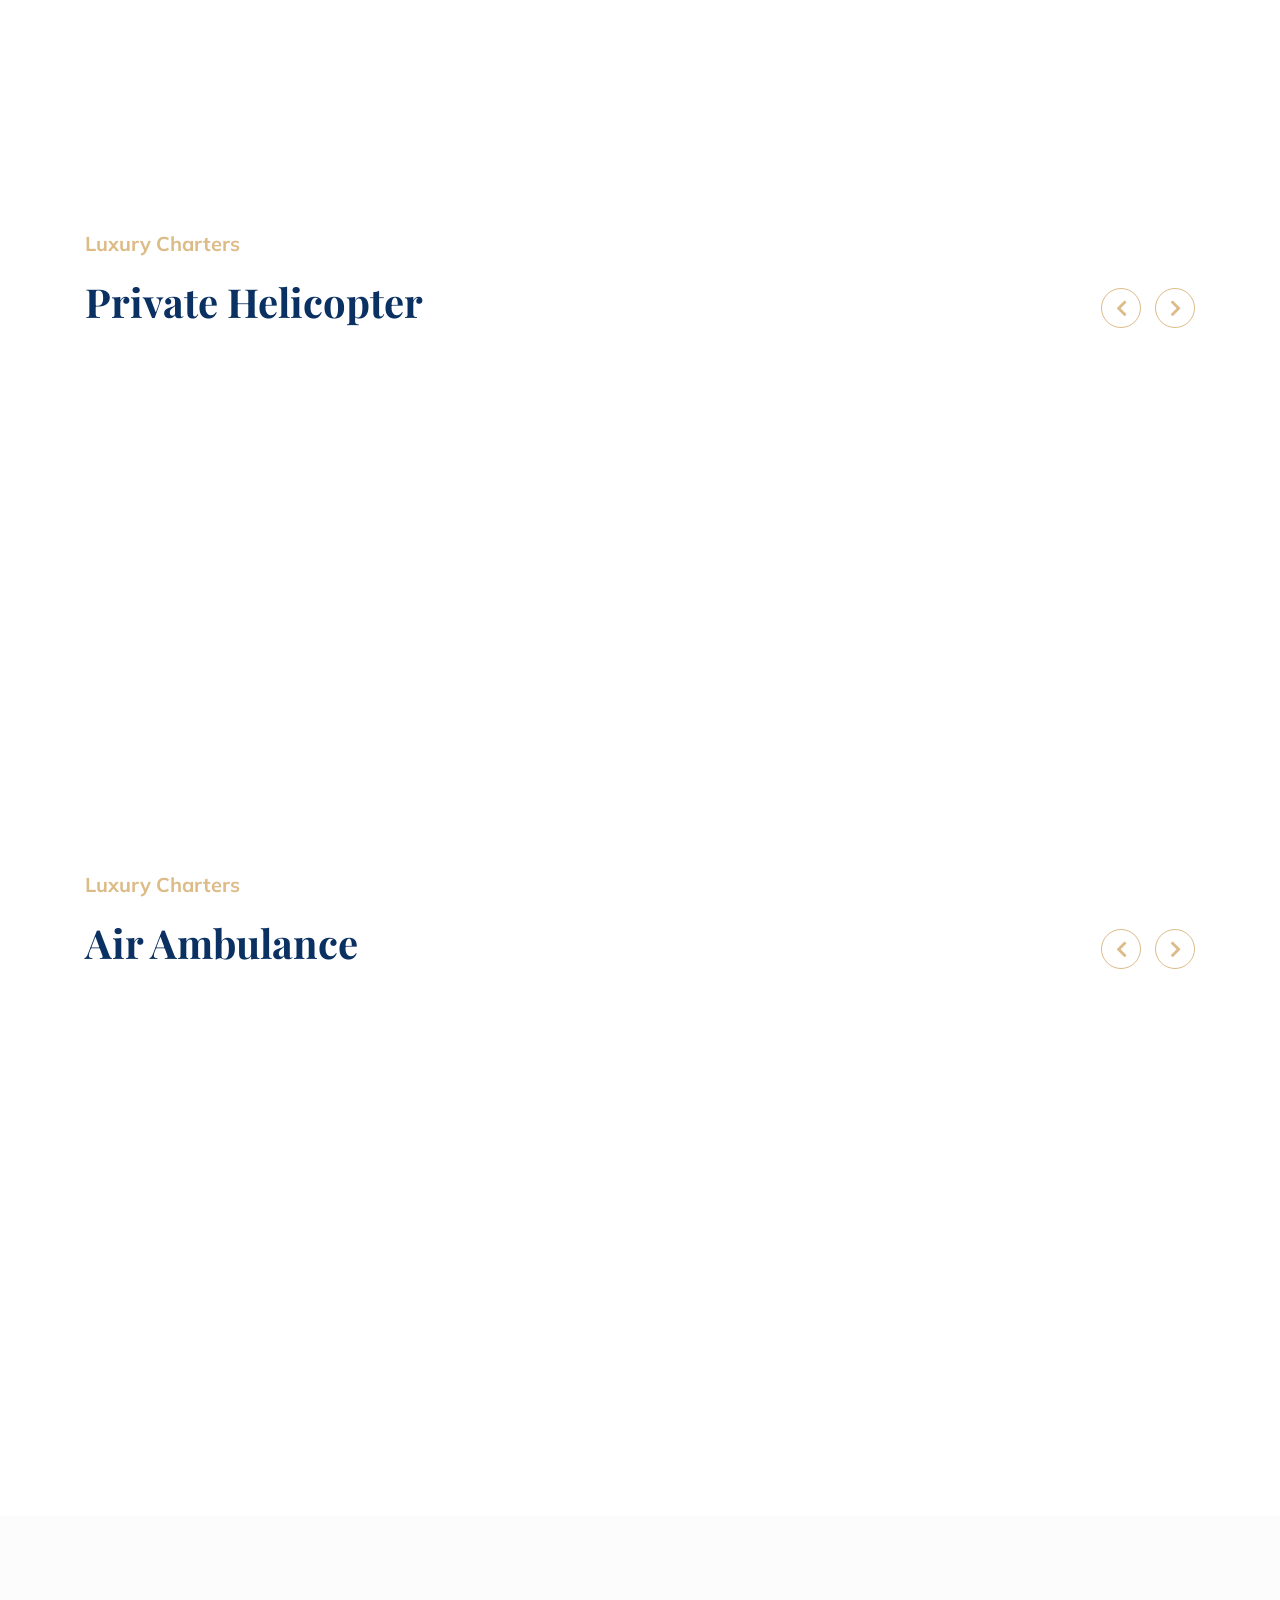
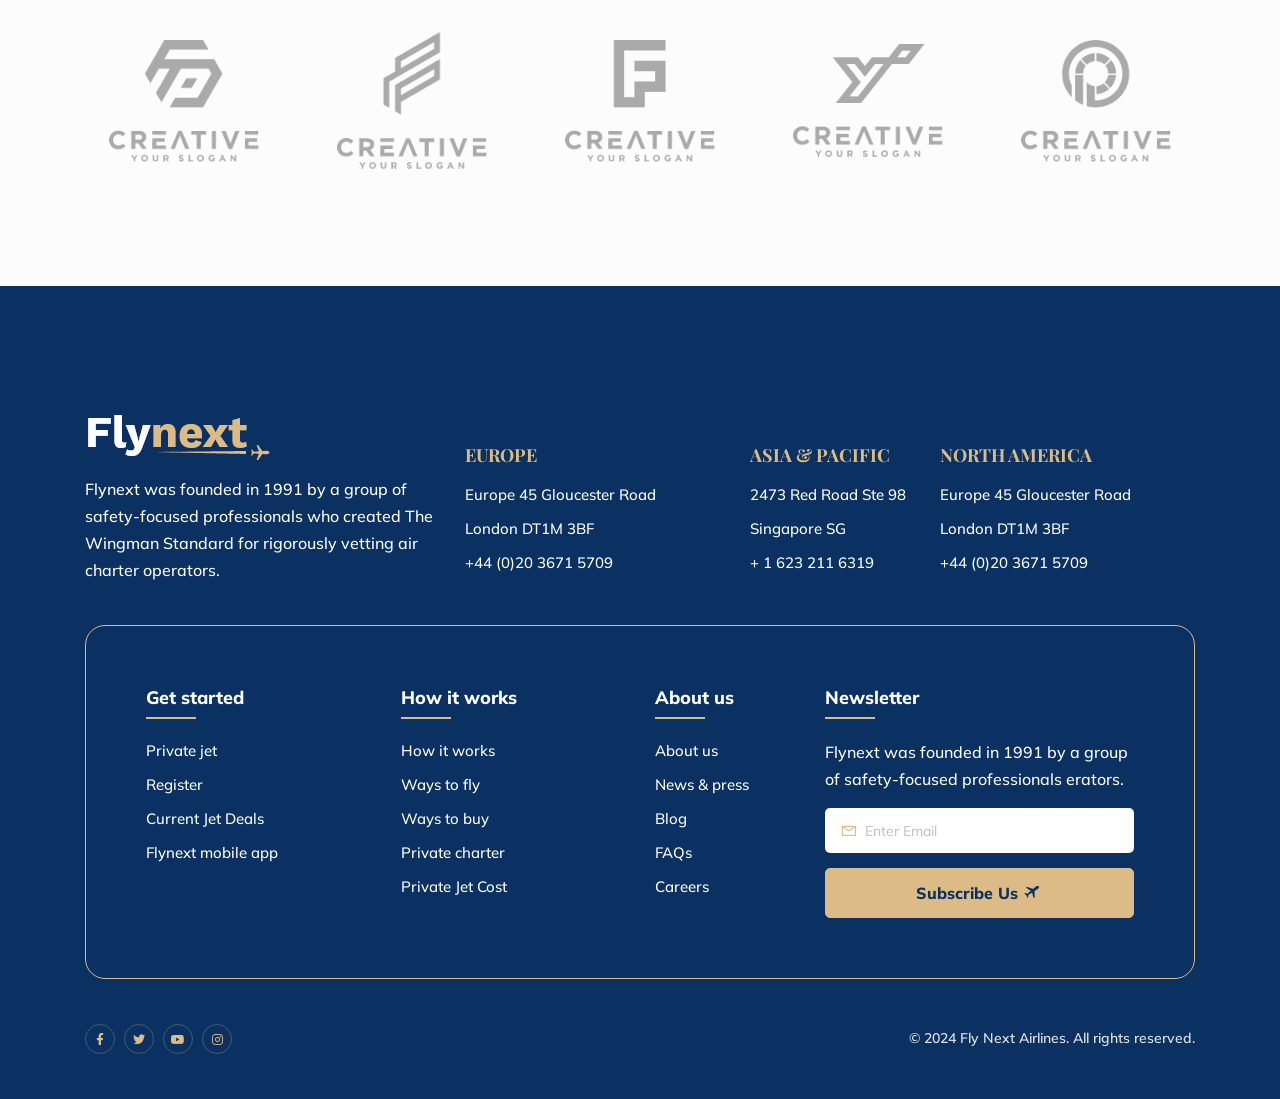
<file: public/template/deals.html>
<!DOCTYPE html>
<html lang="en">

<head>
    <meta charset="UTF-8">
    <meta name="viewport" content="width=device-width, initial-scale=1.0">
    <meta http-equiv="X-UA-Compatible" content="ie=edge">
    <title>Charter Flight & Aviation School HTML Template</title>
    <link rel="preconnect" href="https://fonts.googleapis.com">
    <link rel="preconnect" href="https://fonts.gstatic.com" crossorigin>
    <link
        href="https://fonts.googleapis.com/css2?family=Mulish:ital,wght@0,200;0,300;0,400;0,500;0,600;0,700;0,800;0,900;1,200;1,300;1,400;1,500;1,600;1,700;1,800;1,900&family=Playfair+Display:ital,wght@0,400;0,500;0,600;0,700;0,800;0,900;1,400;1,500;1,600;1,700;1,800;1,900&display=swap"
        rel="stylesheet">
    <!-- fontawesome css link -->
    <link rel="stylesheet" href="assets/css/fontawesome-all.min.css">
    <!-- bootstrap css link -->
    <link rel="stylesheet" href="assets/css/bootstrap.min.css">
    <!-- favicon -->
    <link rel="shortcut icon" href="assets/images/fav.png" type="image/x-icon">
    <!-- swipper css link -->
    <link rel="stylesheet" href="assets/css/swiper.min.css">
    <!-- lightcase css links -->
    <link rel="stylesheet" href="assets/css/lightcase.css">
    <!-- odometer css link -->
    <link rel="stylesheet" href="assets/css/odometer.css">
    <!-- line-awesome-icon css -->
    <link rel="stylesheet" href="assets/css/icomoon.css">
    <!-- line-awesome-icon css -->
    <link rel="stylesheet" href="assets/css/line-awesome.min.css">
    <!-- animate.css -->
    <link rel="stylesheet" href="assets/css/animate.css">
    <!-- aos.css -->
    <link rel="stylesheet" href="assets/css/aos.css">
    <!-- nice select css -->
    <link rel="stylesheet" href="assets/css/nice-select.css">
    <!-- main style css link -->
    <link rel="stylesheet" href="assets/css/style.css">
</head>

<body>


    <div class="page-wrapper">

        <!--~~~~~~~~~~~~~~~~~~~~~~~~~~~~~~~~~~~~~~~
        Start Preloader
    ~~~~~~~~~~~~~~~~~~~~~~~~~~~~~~~~~~~~~~~~-->
        <div class="preloader">
            <svg class="svg-loader" xmlns="http://www.w3.org/2000/svg" width="230" height="230">
                <path class="loader__path"
                    d="M86.429 40c63.616-20.04 101.511 25.08 107.265 61.93 6.487 41.54-18.593 76.99-50.6 87.643-59.46 19.791-101.262-23.577-107.142-62.616C29.398 83.441 59.945 48.343 86.43 40z"
                    fill="none" stroke="#0099cc" stroke-width="4" stroke-linecap="round" stroke-linejoin="round"
                    stroke-dasharray="10 10 10 10 10 10 10 432" stroke-dashoffset="77" />
                <path class="loader__plane"
                    d="M141.493 37.93c-1.087-.927-2.942-2.002-4.32-2.501-2.259-.824-3.252-.955-9.293-1.172-4.017-.146-5.197-.23-5.47-.37-.766-.407-1.526-1.448-7.114-9.773-4.8-7.145-5.344-7.914-6.327-8.976-1.214-1.306-1.396-1.378-3.79-1.473-1.036-.04-2-.043-2.153-.002-.353.1-.87.586-1 .952-.139.399-.076.71.431 2.22.241.72 1.029 3.386 1.742 5.918 1.644 5.844 2.378 8.343 2.863 9.705.206.601.33 1.1.275 1.125-.24.097-10.56 1.066-11.014 1.032a3.532 3.532 0 0 1-1.002-.276l-.487-.246-2.044-2.613c-2.234-2.87-2.228-2.864-3.35-3.309-.717-.287-2.82-.386-3.276-.163-.457.237-.727.644-.737 1.152-.018.39.167.805 1.916 4.373 1.06 2.166 1.964 4.083 1.998 4.27.04.179.004.521-.076.75-.093.228-1.109 2.064-2.269 4.088-1.921 3.34-2.11 3.711-2.123 4.107-.008.25.061.557.168.725.328.512.72.644 1.966.676 1.32.029 2.352-.236 3.05-.762.222-.171 1.275-1.313 2.412-2.611 1.918-2.185 2.048-2.32 2.45-2.505.241-.111.601-.232.82-.271.267-.058 2.213.201 5.912.8 3.036.48 5.525.894 5.518.914 0 .026-.121.306-.27.638-.54 1.198-1.515 3.842-3.35 9.021-1.029 2.913-2.107 5.897-2.4 6.62-.703 1.748-.725 1.833-.594 2.286.137.46.45.833.872 1.012.41.177 3.823.24 4.37.085.852-.25 1.44-.688 2.312-1.724 1.166-1.39 3.169-3.948 6.771-8.661 5.8-7.583 6.561-8.49 7.387-8.702.233-.065 2.828-.056 5.784.011 5.827.138 6.64.09 8.62-.5 2.24-.67 4.035-1.65 5.517-3.016 1.136-1.054 1.135-1.014.207-1.962-.357-.38-.767-.777-.902-.893z"
                    fill="#000033" /></svg>
        </div>
        <!--~~~~~~~~~~~~~~~~~~~~~~~~~~~~~~~~~~~~~~~
        End Preloader
    ~~~~~~~~~~~~~~~~~~~~~~~~~~~~~~~~~~~~~~~~-->


        <!--~~~~~~~~~~~~~~~~~~~~~~~~~~~~~~~~~~~~~~~
        Start Header
    ~~~~~~~~~~~~~~~~~~~~~~~~~~~~~~~~~~~~~~~~-->
        <header class="header-section header-section-one header-two">
            <div class="header">
                <div class="header-bottom-area">
                    <div class="container-fluid">
                        <div class="header-menu-content">
                            <nav class="navbar navbar-expand-lg p-0">
                                <a class="site-logo site-title" href="index.html"><img src="assets/images/logo.png"
                                        alt="site-logo"></a>
                                <button class="navbar-toggler ml-auto" type="button" data-toggle="collapse"
                                    data-target="#navbarSupportedContent" aria-controls="navbarSupportedContent"
                                    aria-expanded="false" aria-label="Toggle navigation">
                                    <span class="fas fa-bars"></span>
                                </button>
                                <div class="collapse navbar-collapse" id="navbarSupportedContent">
                                    <ul class="navbar-nav main-menu ml-auto">
                                        <li class="menu_has_children"><a href="#0">Home</a>
                                            <ul class="sub-menu">
                                                <li><a href="index.html">Home One</a></li>
                                                <li><a href="index-two.html">Home Two</a></li>
                                                <li><a href="index-dark.html">Home Dark</a></li>
                                            </ul>
                                        </li>
                                        <li><a href="about.html">About Us</a></li>
                                        <li class="menu_has_children"><a href="#0">Pages</a>
                                            <ul class="sub-menu">
                                                <li><a href="service.html">Service</a></li>
                                                <li><a href="service-details.html">Service Details</a></li>
                                                <li><a href="deals.html">Deals</a></li>
                                                <li><a href="deals-details.html">Deals Details</a></li>
                                                <li><a href="package.html">Package</a></li>
                                                <li><a href="package-details.html">Package Details</a></li>
                                                <li><a href="course.html">Our Course</a></li>
                                                <li><a href="course-details.html">Course Details</a></li>
                                                <li><a href="team.html">Our Team</a></li>
                                                <li><a href="team-details.html">Team Details</a></li>
                                                <li><a href="faq.html">FAQ</a></li>
                                                <li><a href="register.html">Sign Up</a></li>
                                                <li><a href="login.html">Sign In</a></li>
                                                <li><a href="404.html">404 Page</a></li>
                                            </ul>
                                        </li>
                                        <li class="menu_has_children"><a href="#0">Blog</a>
                                            <ul class="sub-menu">
                                                <li><a href="blog.html">Blog</a></li>
                                                <li><a href="blog-classic.html">Blog Classic</a></li>
                                                <li><a href="blog-details.html">Blog Details</a></li>
                                            </ul>
                                        </li>
                                        <li><a href="faq.html">Faq</a></li>
                                        <li><a href="contact.html">Contact Us</a></li>
                                    </ul>
                                    <div class="header-right">
                                        <div class="search-bar d-none d-lg-block">
                                            <a href="#0"><i class="fas fa-search"></i></a>
                                            <div class="header-top-search-area">
                                                <form class="header-search-form"
                                                    action="https://gamblingscript.com/search" method="GET">
                                                    <input type="search" name="keyword" id="header_search"
                                                        placeholder="Search Product...">
                                                    <button class="header-search-btn"><i
                                                            class="fas fa-search"></i></button>
                                                </form>
                                            </div>
                                        </div>
                                        <div class="header-action-area">
                                            <a href="service-details.html" class="action-btn two"><i
                                                    class="icon-btn-icon"></i></a>
                                            <div class="header-action">
                                                <a href="service-details.html" class="btn--base"><i
                                                        class="icon-btn-icon"></i> Book Now</a>
                                            </div>
                                        </div>
                                    </div>
                                </div>
                            </nav>
                        </div>
                    </div>
                </div>
            </div>
        </header>
        <!--~~~~~~~~~~~~~~~~~~~~~~~~~~~~~~~~~~~~~~~
        End Header
    ~~~~~~~~~~~~~~~~~~~~~~~~~~~~~~~~~~~~~~~~-->


        <!--~~~~~~~~~~~~~~~~~~~~~~~~~~~~~~~~~~~~~~~
        Start Banner
    ~~~~~~~~~~~~~~~~~~~~~~~~~~~~~~~~~~~~~~~~-->
        <section class="banner-section inner-banner-section bg-overlay-black bg_img"
            data-background="assets/images/bg/inner-bg.png">
            <div class="container-fluid">
                <div class="row justify-content-center align-items-center">
                    <div class="col-xl-12 text-center">
                        <div class="banner-content">
                            <h1 class="title">Our Deals</h1>
                            <div class="breadcrumb-area">
                                <nav aria-label="breadcrumb">
                                    <ol class="breadcrumb">
                                        <li class="breadcrumb-item"><a href="index.html">Home</a></li>
                                        <li class="breadcrumb-item active" aria-current="page">Our Aircraft</li>
                                    </ol>
                                </nav>
                            </div>
                        </div>
                    </div>
                </div>
            </div>
        </section>
        <!--~~~~~~~~~~~~~~~~~~~~~~~~~~~~~~~~~~~~~~~
        End Banner
    ~~~~~~~~~~~~~~~~~~~~~~~~~~~~~~~~~~~~~~~~-->


        <!--~~~~~~~~~~~~~~~~~~~~~~~~~~~~~~~~~~~~~~~
        Start Scroll-To-Top
    ~~~~~~~~~~~~~~~~~~~~~~~~~~~~~~~~~~~~~~~~-->
        <a href="#" class="scrollToTop">
            <i class="las la-dot-circle"></i>
            <span>Top</span>
        </a>
        <!--~~~~~~~~~~~~~~~~~~~~~~~~~~~~~~~~~~~~~~~
        End Scroll-To-Top
    ~~~~~~~~~~~~~~~~~~~~~~~~~~~~~~~~~~~~~~~~-->


        <!--~~~~~~~~~~~~~~~~~~~~~~~~~~~~~~~~~~~~~~~
        Start Call-widget
    ~~~~~~~~~~~~~~~~~~~~~~~~~~~~~~~~~~~~~~~~-->
        <div class="call-widget-wrapper">
            <button type="button" class="call-widget-btn"><span class="num"><i class="icon-call-icon"></i> +1 814 929
                    4263</span> <span class="arrow"></span></button>
            <div class="call-widget-form-area">
                <form class="book-form">
                    <div class="row justify-content-center mb-20-none">
                        <div class="col-xl-3 col-lg-3 col-md-6 col-sm-6 form-group">
                            <div class="book-select">
                                <label>From</label>
                                <div class="book-form-icon">
                                    <i class="icon-from-airplane"></i>
                                </div>
                                <select class="book-select form--control">
                                    <option value="dhaka" selected>Dhaka</option>
                                    <option value="london">London</option>
                                </select>
                            </div>
                        </div>
                        <div class="col-xl-3 col-lg-3 col-md-6 col-sm-6 form-group">
                            <div class="book-select">
                                <label>To</label>
                                <div class="book-form-icon">
                                    <i class="icon-to-airplane"></i>
                                </div>
                                <select class="book-select form--control">
                                    <option value="london" selected>London</option>
                                    <option value="dhaka">Dhaka</option>
                                </select>
                            </div>
                        </div>
                        <div class="col-xl-3 col-lg-3 col-md-6 col-sm-6 form-group">
                            <div class="book-select">
                                <label>Date</label>
                                <div class="book-form-icon">
                                    <i class="icon-schedule-icon"></i>
                                </div>
                                <select class="book-select form--control">
                                    <option value="25/12/2021" selected>25/12/2021</option>
                                    <option value="30/12/2021">30/12/2021</option>
                                </select>
                            </div>
                        </div>
                        <div class="col-xl-3 col-lg-4 col-md-6 col-sm-6 form-group">
                            <label>Passenger</label>
                            <div class="book-quantity">
                                <div class="book-plus-minus">
                                    <div class="dec qtybutton">-</div>
                                    <input class="book-plus-minus-box qty" type="text" name="qty" value="1" readonly>
                                    <div class="inc qtybutton">+</div>
                                </div>
                            </div>
                        </div>
                        <div class="col-xl-12 form-group">
                            <button type="submit" class="btn--base w-100 mt-10"><i class="icon-btn-icon"></i> Book
                                Now</button>
                        </div>
                    </div>
                </form>
            </div>
        </div>
        <!--~~~~~~~~~~~~~~~~~~~~~~~~~~~~~~~~~~~~~~~
        End Call-widget
    ~~~~~~~~~~~~~~~~~~~~~~~~~~~~~~~~~~~~~~~~-->


        <!--~~~~~~~~~~~~~~~~~~~~~~~~~~~~~~~~~~~~~~~
        Start Charter
    ~~~~~~~~~~~~~~~~~~~~~~~~~~~~~~~~~~~~~~~~-->
        <section class="charter-section pt-120">
            <div class="container">
                <div class="row">
                    <div class="col-xl-12">
                        <div class="section-header-wrapper">
                            <div class="section-header">
                                <span class="sub-title text--base">Luxury Charters</span>
                                <h2 class="section-title">Private Jet Model</h2>
                            </div>
                            <div class="slider-nav-area">
                                <div class="slider-prev">
                                    <i class="fas fa-chevron-left"></i>
                                </div>
                                <div class="slider-next">
                                    <i class="fas fa-chevron-right"></i>
                                </div>
                            </div>
                        </div>
                    </div>
                </div>
                <div class="row justify-content-center">
                    <div class="col-xl-12">
                        <div class="charter-slider">
                            <div class="swiper-wrapper">
                                <div class="swiper-slide">
                                    <div class="charter-item">
                                        <div class="charter-thumb">
                                            <img src="assets/images/charter/charter-5.png" alt="charter">
                                        </div>
                                        <div class="charter-content">
                                            <h3 class="title"><a href="deals-details.html">Embraer P-300E</a></h3>
                                            <span class="sub-title">Private Jet</span>
                                            <div class="charter-meta">
                                                <span class="seat">8 - 14 Seats</span>
                                                <span class="price">Price: $9,000/ hr</span>
                                            </div>
                                            <div class="charter-btn">
                                                <a href="service-details.html"><i class="icon-btn-icon-v2"></i> Book
                                                    Now</a>
                                            </div>
                                        </div>
                                    </div>
                                </div>
                                <div class="swiper-slide">
                                    <div class="charter-item">
                                        <div class="charter-thumb">
                                            <img src="assets/images/charter/charter-6.png" alt="charter">
                                        </div>
                                        <div class="charter-content">
                                            <h3 class="title"><a href="deals-details.html">Cessna Citation CJ2</a></h3>
                                            <span class="sub-title">Private Jet</span>
                                            <div class="charter-meta">
                                                <span class="seat">8 - 14 Seats</span>
                                                <span class="price">Price: $9,000/ hr</span>
                                            </div>
                                            <div class="charter-btn">
                                                <a href="service-details.html"><i class="icon-btn-icon-v2"></i> Book
                                                    Now</a>
                                            </div>
                                        </div>
                                    </div>
                                </div>
                                <div class="swiper-slide">
                                    <div class="charter-item">
                                        <div class="charter-thumb">
                                            <img src="assets/images/charter/charter-7.png" alt="charter">
                                        </div>
                                        <div class="charter-content">
                                            <h3 class="title"><a href="deals-details.html">Gulfstream G150</a></h3>
                                            <span class="sub-title">Private Jet</span>
                                            <div class="charter-meta">
                                                <span class="seat">8 - 14 Seats</span>
                                                <span class="price">Price: $9,000/ hr</span>
                                            </div>
                                            <div class="charter-btn">
                                                <a href="service-details.html"><i class="icon-btn-icon-v2"></i> Book
                                                    Now</a>
                                            </div>
                                        </div>
                                    </div>
                                </div>
                                <div class="swiper-slide">
                                    <div class="charter-item">
                                        <div class="charter-thumb">
                                            <img src="assets/images/charter/charter-8.png" alt="charter">
                                        </div>
                                        <div class="charter-content">
                                            <h3 class="title"><a href="deals-details.html">Bonanza 36</a></h3>
                                            <span class="sub-title">Private Jet</span>
                                            <div class="charter-meta">
                                                <span class="seat">8 - 14 Seats</span>
                                                <span class="price">Price: $9,000/ hr</span>
                                            </div>
                                            <div class="charter-btn">
                                                <a href="service-details.html"><i class="icon-btn-icon-v2"></i> Book
                                                    Now</a>
                                            </div>
                                        </div>
                                    </div>
                                </div>
                            </div>
                        </div>
                    </div>
                </div>
            </div>
        </section>
        <!--~~~~~~~~~~~~~~~~~~~~~~~~~~~~~~~~~~~~~~~
        End Charter
    ~~~~~~~~~~~~~~~~~~~~~~~~~~~~~~~~~~~~~~~~-->


        <!--~~~~~~~~~~~~~~~~~~~~~~~~~~~~~~~~~~~~~~~
        Start Charter
    ~~~~~~~~~~~~~~~~~~~~~~~~~~~~~~~~~~~~~~~~-->
        <section class="charter-section pt-120">
            <div class="container">
                <div class="row">
                    <div class="col-xl-12">
                        <div class="section-header-wrapper">
                            <div class="section-header">
                                <span class="sub-title text--base">Luxury Charters</span>
                                <h2 class="section-title">Business Jet Charter</h2>
                            </div>
                            <div class="slider-nav-area">
                                <div class="slider-prev">
                                    <i class="fas fa-chevron-left"></i>
                                </div>
                                <div class="slider-next">
                                    <i class="fas fa-chevron-right"></i>
                                </div>
                            </div>
                        </div>
                    </div>
                </div>
                <div class="row justify-content-center" data-aos="fade-up" data-aos-duration="1200">
                    <div class="col-xl-12">
                        <div class="charter-slider">
                            <div class="swiper-wrapper">
                                <div class="swiper-slide">
                                    <div class="charter-item">
                                        <div class="charter-thumb">
                                            <img src="assets/images/charter/charter-9.png" alt="charter">
                                        </div>
                                        <div class="charter-content">
                                            <h3 class="title"><a href="deals-details.html">Embraer P-300E</a></h3>
                                            <span class="sub-title">Private Jet</span>
                                            <div class="charter-meta">
                                                <span class="seat">8 - 14 Seats</span>
                                                <span class="price">Price: $9,000/ hr</span>
                                            </div>
                                            <div class="charter-btn">
                                                <a href="service-details.html"><i class="icon-btn-icon-v2"></i> Book
                                                    Now</a>
                                            </div>
                                        </div>
                                    </div>
                                </div>
                                <div class="swiper-slide">
                                    <div class="charter-item">
                                        <div class="charter-thumb">
                                            <img src="assets/images/charter/charter-10.png" alt="charter">
                                        </div>
                                        <div class="charter-content">
                                            <h3 class="title"><a href="deals-details.html">Cessna Citation CJ2</a></h3>
                                            <span class="sub-title">Private Jet</span>
                                            <div class="charter-meta">
                                                <span class="seat">8 - 14 Seats</span>
                                                <span class="price">Price: $9,000/ hr</span>
                                            </div>
                                            <div class="charter-btn">
                                                <a href="service-details.html"><i class="icon-btn-icon-v2"></i> Book
                                                    Now</a>
                                            </div>
                                        </div>
                                    </div>
                                </div>
                                <div class="swiper-slide">
                                    <div class="charter-item">
                                        <div class="charter-thumb">
                                            <img src="assets/images/charter/charter-11.png" alt="charter">
                                        </div>
                                        <div class="charter-content">
                                            <h3 class="title"><a href="deals-details.html">Gulfstream G150</a></h3>
                                            <span class="sub-title">Private Jet</span>
                                            <div class="charter-meta">
                                                <span class="seat">8 - 14 Seats</span>
                                                <span class="price">Price: $9,000/ hr</span>
                                            </div>
                                            <div class="charter-btn">
                                                <a href="service-details.html"><i class="icon-btn-icon-v2"></i> Book
                                                    Now</a>
                                            </div>
                                        </div>
                                    </div>
                                </div>
                                <div class="swiper-slide">
                                    <div class="charter-item">
                                        <div class="charter-thumb">
                                            <img src="assets/images/charter/charter-12.png" alt="charter">
                                        </div>
                                        <div class="charter-content">
                                            <h3 class="title"><a href="deals-details.html">Bonanza 36</a></h3>
                                            <span class="sub-title">Private Jet</span>
                                            <div class="charter-meta">
                                                <span class="seat">8 - 14 Seats</span>
                                                <span class="price">Price: $9,000/ hr</span>
                                            </div>
                                            <div class="charter-btn">
                                                <a href="service-details.html"><i class="icon-btn-icon-v2"></i> Book
                                                    Now</a>
                                            </div>
                                        </div>
                                    </div>
                                </div>
                            </div>
                        </div>
                    </div>
                </div>
            </div>
        </section>
        <!--~~~~~~~~~~~~~~~~~~~~~~~~~~~~~~~~~~~~~~~
        End Charter
    ~~~~~~~~~~~~~~~~~~~~~~~~~~~~~~~~~~~~~~~~-->


        <!--~~~~~~~~~~~~~~~~~~~~~~~~~~~~~~~~~~~~~~~
        Start Charter
    ~~~~~~~~~~~~~~~~~~~~~~~~~~~~~~~~~~~~~~~~-->
        <section class="charter-section pt-120">
            <div class="container">
                <div class="row">
                    <div class="col-xl-12">
                        <div class="section-header-wrapper">
                            <div class="section-header">
                                <span class="sub-title text--base">Luxury Charters</span>
                                <h2 class="section-title">Private Helicopter</h2>
                            </div>
                            <div class="slider-nav-area">
                                <div class="slider-prev">
                                    <i class="fas fa-chevron-left"></i>
                                </div>
                                <div class="slider-next">
                                    <i class="fas fa-chevron-right"></i>
                                </div>
                            </div>
                        </div>
                    </div>
                </div>
                <div class="row justify-content-center" data-aos="fade-up" data-aos-duration="1200">
                    <div class="col-xl-12">
                        <div class="charter-slider">
                            <div class="swiper-wrapper">
                                <div class="swiper-slide">
                                    <div class="charter-item">
                                        <div class="charter-thumb">
                                            <img src="assets/images/charter/charter-13.png" alt="charter">
                                        </div>
                                        <div class="charter-content">
                                            <h3 class="title"><a href="deals-details.html">Embraer P-300E</a></h3>
                                            <span class="sub-title">Private Jet</span>
                                            <div class="charter-meta">
                                                <span class="seat">8 - 14 Seats</span>
                                                <span class="price">Price: $9,000/ hr</span>
                                            </div>
                                            <div class="charter-btn">
                                                <a href="service-details.html"><i class="icon-btn-icon-v2"></i> Book
                                                    Now</a>
                                            </div>
                                        </div>
                                    </div>
                                </div>
                                <div class="swiper-slide">
                                    <div class="charter-item">
                                        <div class="charter-thumb">
                                            <img src="assets/images/charter/charter-14.png" alt="charter">
                                        </div>
                                        <div class="charter-content">
                                            <h3 class="title"><a href="deals-details.html">Cessna Citation CJ2</a></h3>
                                            <span class="sub-title">Private Jet</span>
                                            <div class="charter-meta">
                                                <span class="seat">8 - 14 Seats</span>
                                                <span class="price">Price: $9,000/ hr</span>
                                            </div>
                                            <div class="charter-btn">
                                                <a href="service-details.html"><i class="icon-btn-icon-v2"></i> Book
                                                    Now</a>
                                            </div>
                                        </div>
                                    </div>
                                </div>
                                <div class="swiper-slide">
                                    <div class="charter-item">
                                        <div class="charter-thumb">
                                            <img src="assets/images/charter/charter-15.png" alt="charter">
                                        </div>
                                        <div class="charter-content">
                                            <h3 class="title"><a href="deals-details.html">Gulfstream G150</a></h3>
                                            <span class="sub-title">Private Jet</span>
                                            <div class="charter-meta">
                                                <span class="seat">8 - 14 Seats</span>
                                                <span class="price">Price: $9,000/ hr</span>
                                            </div>
                                            <div class="charter-btn">
                                                <a href="service-details.html"><i class="icon-btn-icon-v2"></i> Book
                                                    Now</a>
                                            </div>
                                        </div>
                                    </div>
                                </div>
                                <div class="swiper-slide">
                                    <div class="charter-item">
                                        <div class="charter-thumb">
                                            <img src="assets/images/charter/charter-16.png" alt="charter">
                                        </div>
                                        <div class="charter-content">
                                            <h3 class="title"><a href="deals-details.html">Bonanza 36</a></h3>
                                            <span class="sub-title">Private Jet</span>
                                            <div class="charter-meta">
                                                <span class="seat">8 - 14 Seats</span>
                                                <span class="price">Price: $9,000/ hr</span>
                                            </div>
                                            <div class="charter-btn">
                                                <a href="service-details.html"><i class="icon-btn-icon-v2"></i> Book
                                                    Now</a>
                                            </div>
                                        </div>
                                    </div>
                                </div>
                            </div>
                        </div>
                    </div>
                </div>
            </div>
        </section>
        <!--~~~~~~~~~~~~~~~~~~~~~~~~~~~~~~~~~~~~~~~
        End Charter
    ~~~~~~~~~~~~~~~~~~~~~~~~~~~~~~~~~~~~~~~~-->


        <!--~~~~~~~~~~~~~~~~~~~~~~~~~~~~~~~~~~~~~~~
        Start Charter
    ~~~~~~~~~~~~~~~~~~~~~~~~~~~~~~~~~~~~~~~~-->
        <section class="charter-section ptb-120">
            <div class="container">
                <div class="row">
                    <div class="col-xl-12">
                        <div class="section-header-wrapper">
                            <div class="section-header">
                                <span class="sub-title text--base">Luxury Charters</span>
                                <h2 class="section-title">Air Ambulance</h2>
                            </div>
                            <div class="slider-nav-area">
                                <div class="slider-prev">
                                    <i class="fas fa-chevron-left"></i>
                                </div>
                                <div class="slider-next">
                                    <i class="fas fa-chevron-right"></i>
                                </div>
                            </div>
                        </div>
                    </div>
                </div>
                <div class="row justify-content-center" data-aos="fade-up" data-aos-duration="1200">
                    <div class="col-xl-12">
                        <div class="charter-slider">
                            <div class="swiper-wrapper">
                                <div class="swiper-slide">
                                    <div class="charter-item">
                                        <div class="charter-thumb">
                                            <img src="assets/images/charter/charter-17.png" alt="charter">
                                        </div>
                                        <div class="charter-content">
                                            <h3 class="title"><a href="deals-details.html">Embraer P-300E</a></h3>
                                            <span class="sub-title">Private Jet</span>
                                            <div class="charter-meta">
                                                <span class="seat">8 - 14 Seats</span>
                                                <span class="price">Price: $9,000/ hr</span>
                                            </div>
                                            <div class="charter-btn">
                                                <a href="service-details.html"><i class="icon-btn-icon-v2"></i> Book
                                                    Now</a>
                                            </div>
                                        </div>
                                    </div>
                                </div>
                                <div class="swiper-slide">
                                    <div class="charter-item">
                                        <div class="charter-thumb">
                                            <img src="assets/images/charter/charter-18.png" alt="charter">
                                        </div>
                                        <div class="charter-content">
                                            <h3 class="title"><a href="deals-details.html">Cessna Citation CJ2</a></h3>
                                            <span class="sub-title">Private Jet</span>
                                            <div class="charter-meta">
                                                <span class="seat">8 - 14 Seats</span>
                                                <span class="price">Price: $9,000/ hr</span>
                                            </div>
                                            <div class="charter-btn">
                                                <a href="service-details.html"><i class="icon-btn-icon-v2"></i> Book
                                                    Now</a>
                                            </div>
                                        </div>
                                    </div>
                                </div>
                                <div class="swiper-slide">
                                    <div class="charter-item">
                                        <div class="charter-thumb">
                                            <img src="assets/images/charter/charter-19.png" alt="charter">
                                        </div>
                                        <div class="charter-content">
                                            <h3 class="title"><a href="deals-details.html">Gulfstream G150</a></h3>
                                            <span class="sub-title">Private Jet</span>
                                            <div class="charter-meta">
                                                <span class="seat">8 - 14 Seats</span>
                                                <span class="price">Price: $9,000/ hr</span>
                                            </div>
                                            <div class="charter-btn">
                                                <a href="service-details.html"><i class="icon-btn-icon-v2"></i> Book
                                                    Now</a>
                                            </div>
                                        </div>
                                    </div>
                                </div>
                                <div class="swiper-slide">
                                    <div class="charter-item">
                                        <div class="charter-thumb">
                                            <img src="assets/images/charter/charter-20.png" alt="charter">
                                        </div>
                                        <div class="charter-content">
                                            <h3 class="title"><a href="deals-details.html">Bonanza 36</a></h3>
                                            <span class="sub-title">Private Jet</span>
                                            <div class="charter-meta">
                                                <span class="seat">8 - 14 Seats</span>
                                                <span class="price">Price: $9,000/ hr</span>
                                            </div>
                                            <div class="charter-btn">
                                                <a href="service-details.html"><i class="icon-btn-icon-v2"></i> Book
                                                    Now</a>
                                            </div>
                                        </div>
                                    </div>
                                </div>
                            </div>
                        </div>
                    </div>
                </div>
            </div>
        </section>
        <!--~~~~~~~~~~~~~~~~~~~~~~~~~~~~~~~~~~~~~~~
        End Charter
    ~~~~~~~~~~~~~~~~~~~~~~~~~~~~~~~~~~~~~~~~-->


        <!--~~~~~~~~~~~~~~~~~~~~~~~~~~~~~~~~~~~~~~~
        Start Brand
    ~~~~~~~~~~~~~~~~~~~~~~~~~~~~~~~~~~~~~~~~-->
        <div class="brand-section ptb-120">
            <div class="container">
                <div class="row justify-content-center mt-10-none mb-10-none">
                    <div class="col-xl-12 text-center">
                        <div class="brand-slider">
                            <div class="swiper-wrapper">
                                <div class="swiper-slide">
                                    <div class="brand-item">
                                        <img src="assets/images/brand/brand-1.png" alt="brand">
                                    </div>
                                </div>
                                <div class="swiper-slide">
                                    <div class="brand-item">
                                        <img src="assets/images/brand/brand-2.png" alt="brand">
                                    </div>
                                </div>
                                <div class="swiper-slide">
                                    <div class="brand-item">
                                        <img src="assets/images/brand/brand-3.png" alt="brand">
                                    </div>
                                </div>
                                <div class="swiper-slide">
                                    <div class="brand-item">
                                        <img src="assets/images/brand/brand-4.png" alt="brand">
                                    </div>
                                </div>
                                <div class="swiper-slide">
                                    <div class="brand-item">
                                        <img src="assets/images/brand/brand-5.png" alt="brand">
                                    </div>
                                </div>
                            </div>
                        </div>
                    </div>
                </div>
            </div>
        </div>
        <!--~~~~~~~~~~~~~~~~~~~~~~~~~~~~~~~~~~~~~~~
        End Brand
    ~~~~~~~~~~~~~~~~~~~~~~~~~~~~~~~~~~~~~~~~-->


        <!--~~~~~~~~~~~~~~~~~~~~~~~~~~~~~~~~~~~~~~~
        Start Footer
    ~~~~~~~~~~~~~~~~~~~~~~~~~~~~~~~~~~~~~~~~-->
        <footer class="footer-section section--bg pt-120">
            <div class="footer-element" data-aos="fade-left" data-aos-duration="1200">
                <img src="assets/images/element/element-1.png" alt="element">
            </div>
            <div class="container">
                <div class="footer-top-area">
                    <div class="row align-items-end mb-30-none">
                        <div class="col-xl-4 col-lg-3 col-md-6 mb-30">
                            <div class="footer-widget">
                                <div class="footer-logo">
                                    <a class="site-logo site-title" href="index.html"><img src="assets/images/logo.png"
                                            alt="site-logo"></a>
                                </div>
                                <p>Flynext was founded in 1991 by a group of safety-focused professionals who created
                                    The Wingman Standard for rigorously vetting air charter operators.</p>
                            </div>
                        </div>
                        <div class="col-xl-3 col-lg-3 col-md-6 mb-30">
                            <div class="footer-widget">
                                <h4 class="widget-title">EUROPE</h4>
                                <ul class="footer-list">
                                    <li><a href="#0">Europe 45 Gloucester Road</a></li>
                                    <li><a href="#0">London DT1M 3BF</a></li>
                                    <li><a href="#0">+44 (0)20 3671 5709</a></li>
                                </ul>
                            </div>
                        </div>
                        <div class="col-xl-2 col-lg-3 col-md-6 mb-30">
                            <div class="footer-widget">
                                <h4 class="widget-title">ASIA & PACIFIC</h4>
                                <ul class="footer-list">
                                    <li><a href="#0">2473 Red Road Ste 98</a></li>
                                    <li><a href="#0">Singapore SG</a></li>
                                    <li><a href="#0">+ 1 623 211 6319</a></li>
                                </ul>
                            </div>
                        </div>
                        <div class="col-xl-3 col-lg-3 col-md-6 mb-30">
                            <div class="footer-widget">
                                <h4 class="widget-title">NORTH AMERICA</h4>
                                <ul class="footer-list">
                                    <li><a href="#0">Europe 45 Gloucester Road</a></li>
                                    <li><a href="#0">London DT1M 3BF</a></li>
                                    <li><a href="#0">+44 (0)20 3671 5709</a></li>
                                </ul>
                            </div>
                        </div>
                    </div>
                </div>
                <div class="footer-bottom-area">
                    <div class="row mb-30-none">
                        <div class="col-xl-3 col-lg-3 col-md-6 mb-30">
                            <div class="footer-widget">
                                <h4 class="title">Get started</h4>
                                <ul class="footer-list">
                                    <li><a href="#0">Private jet</a></li>
                                    <li><a href="#0">Register</a></li>
                                    <li><a href="#0">Current Jet Deals</a></li>
                                    <li><a href="#0">Flynext mobile app</a></li>
                                </ul>
                            </div>
                        </div>
                        <div class="col-xl-3 col-lg-3 col-md-6 mb-30">
                            <div class="footer-widget">
                                <h4 class="title">How it works</h4>
                                <ul class="footer-list">
                                    <li><a href="#0">How it works</a></li>
                                    <li><a href="#0">Ways to fly</a></li>
                                    <li><a href="#0">Ways to buy</a></li>
                                    <li><a href="#0">Private charter</a></li>
                                    <li><a href="#0">Private Jet Cost</a></li>
                                </ul>
                            </div>
                        </div>
                        <div class="col-xl-2 col-lg-2 col-md-6 mb-30">
                            <div class="footer-widget">
                                <h4 class="title">About us</h4>
                                <ul class="footer-list">
                                    <li><a href="#0">About us</a></li>
                                    <li><a href="#0">News & press</a></li>
                                    <li><a href="#0">Blog</a></li>
                                    <li><a href="#0">FAQs</a></li>
                                    <li><a href="#0">Careers</a></li>
                                </ul>
                            </div>
                        </div>
                        <div class="col-xl-4 col-lg-4 col-md-6 mb-30">
                            <div class="footer-widget">
                                <h4 class="title">Newsletter</h4>
                                <p>Flynext was founded in 1991 by a group of safety-focused professionals erators.</p>
                                <form class="subscribe-form">
                                    <label class="subscribe-icon"><i class="las la-envelope"></i></label>
                                    <input type="email" class="form--control" placeholder="Enter Email">
                                    <button type="submit" class="btn--base">Subscribe Us <i
                                            class="icon-btn-icon ml-1"></i></button>
                                </form>
                            </div>
                        </div>
                    </div>
                </div>
                <div class="copyright-area">
                    <div class="social-area">
                        <ul class="footer-social">
                            <li><a href="#0"><i class="fab fa-facebook-f"></i></a></li>
                            <li><a href="#0" class="active"><i class="fab fa-twitter"></i></a></li>
                            <li><a href="#0"><i class="fab fa-youtube"></i></a></li>
                            <li><a href="#0"><i class="fab fa-instagram"></i></a></li>
                        </ul>
                    </div>
                    <p>© 2024 Fly Next Airlines. All rights reserved.</p>
                </div>
            </div>
        </footer>
        <!--~~~~~~~~~~~~~~~~~~~~~~~~~~~~~~~~~~~~~~~
        End Footer
    ~~~~~~~~~~~~~~~~~~~~~~~~~~~~~~~~~~~~~~~~-->
    </div>




    <!-- jquery -->
    <script src="assets/js/jquery.js"></script>
    <!-- bootstrap js -->
    <script src="assets/js/bootstrap.min.js"></script>
    <!-- swipper js -->
    <script src="assets/js/swiper.min.js"></script>
    <!-- lightcase js-->
    <script src="assets/js/lightcase.js"></script>
    <!-- odometer js -->
    <script src="assets/js/odometer.min.js"></script>
    <!-- viewport js -->
    <script src="assets/js/viewport.jquery.js"></script>
    <!-- progress js -->
    <script src="assets/js/circle-progress.min.js"></script>
    <!-- aos js file -->
    <script src="assets/js/aos.js"></script>
    <!-- nice select js -->
    <script src="assets/js/jquery.nice-select.js"></script>
    <!-- main -->
    <script src="assets/js/main.js"></script>


</body>

</html>
</file>
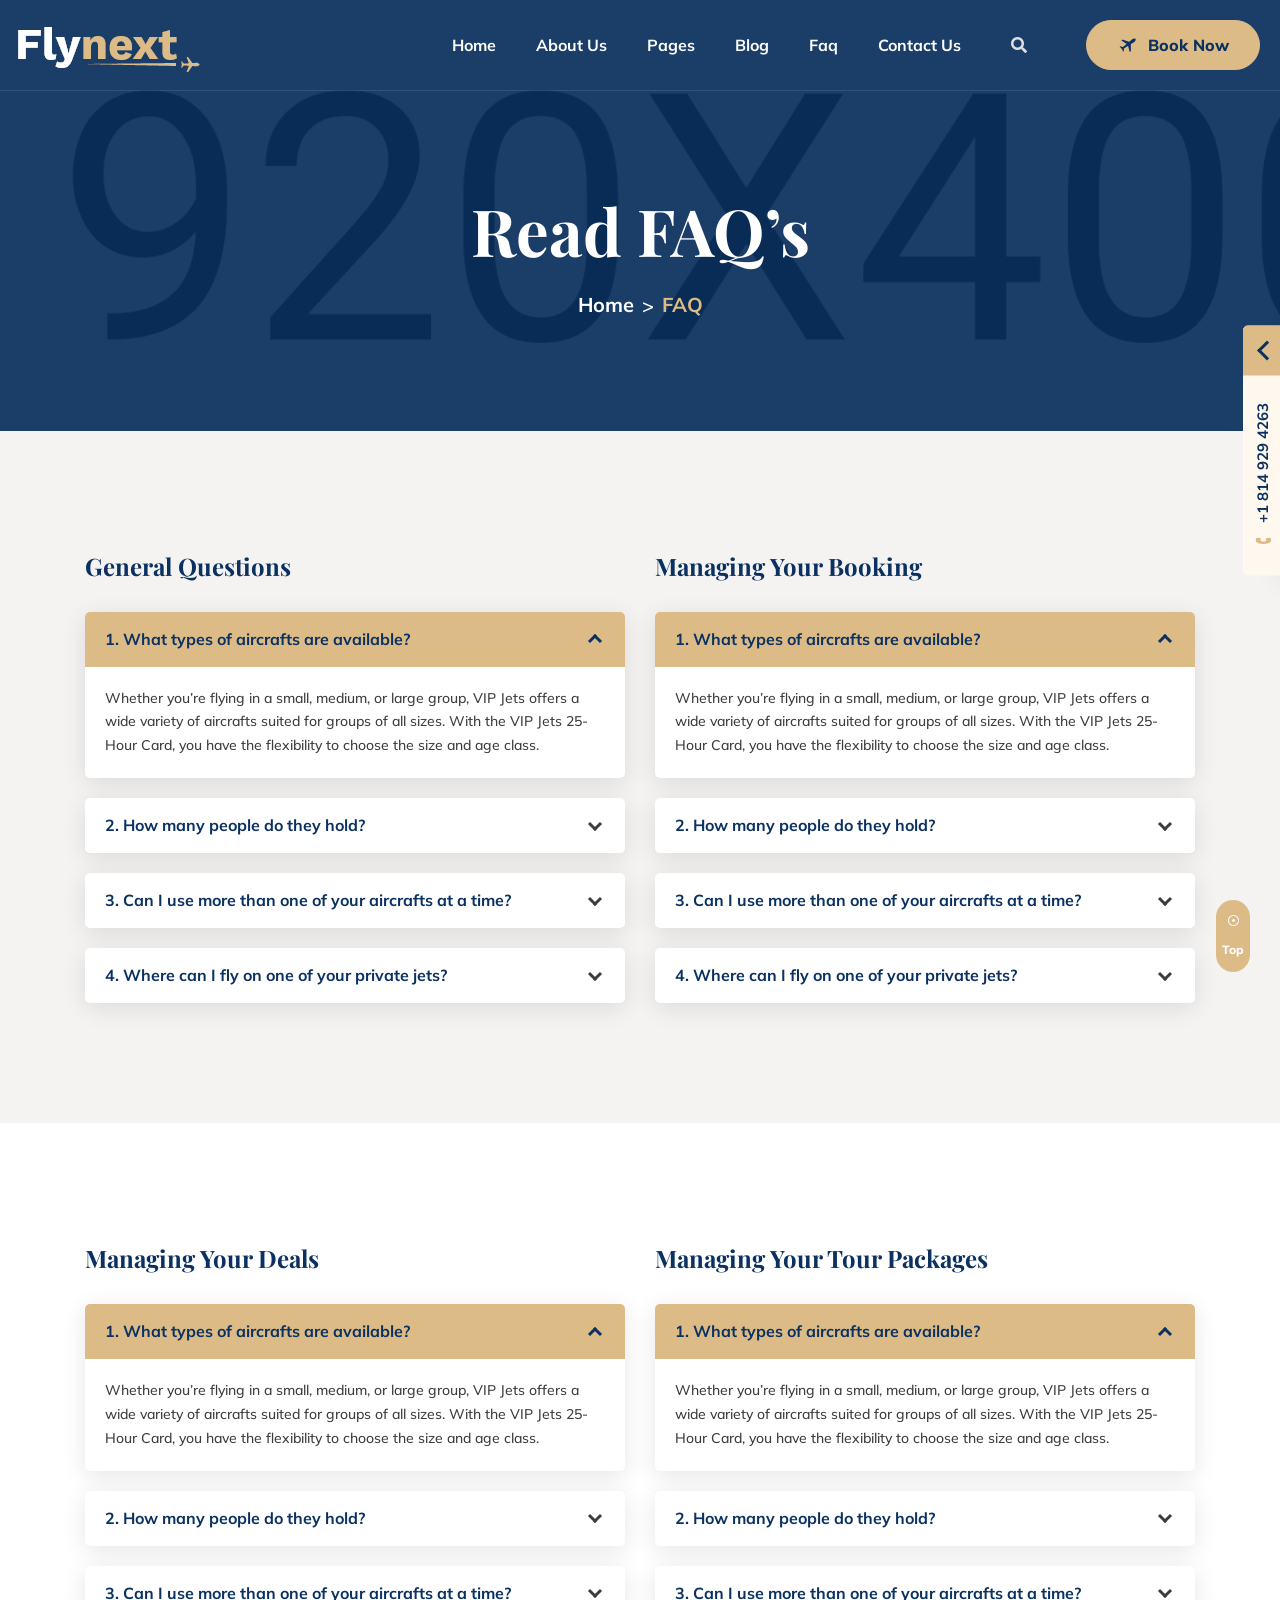
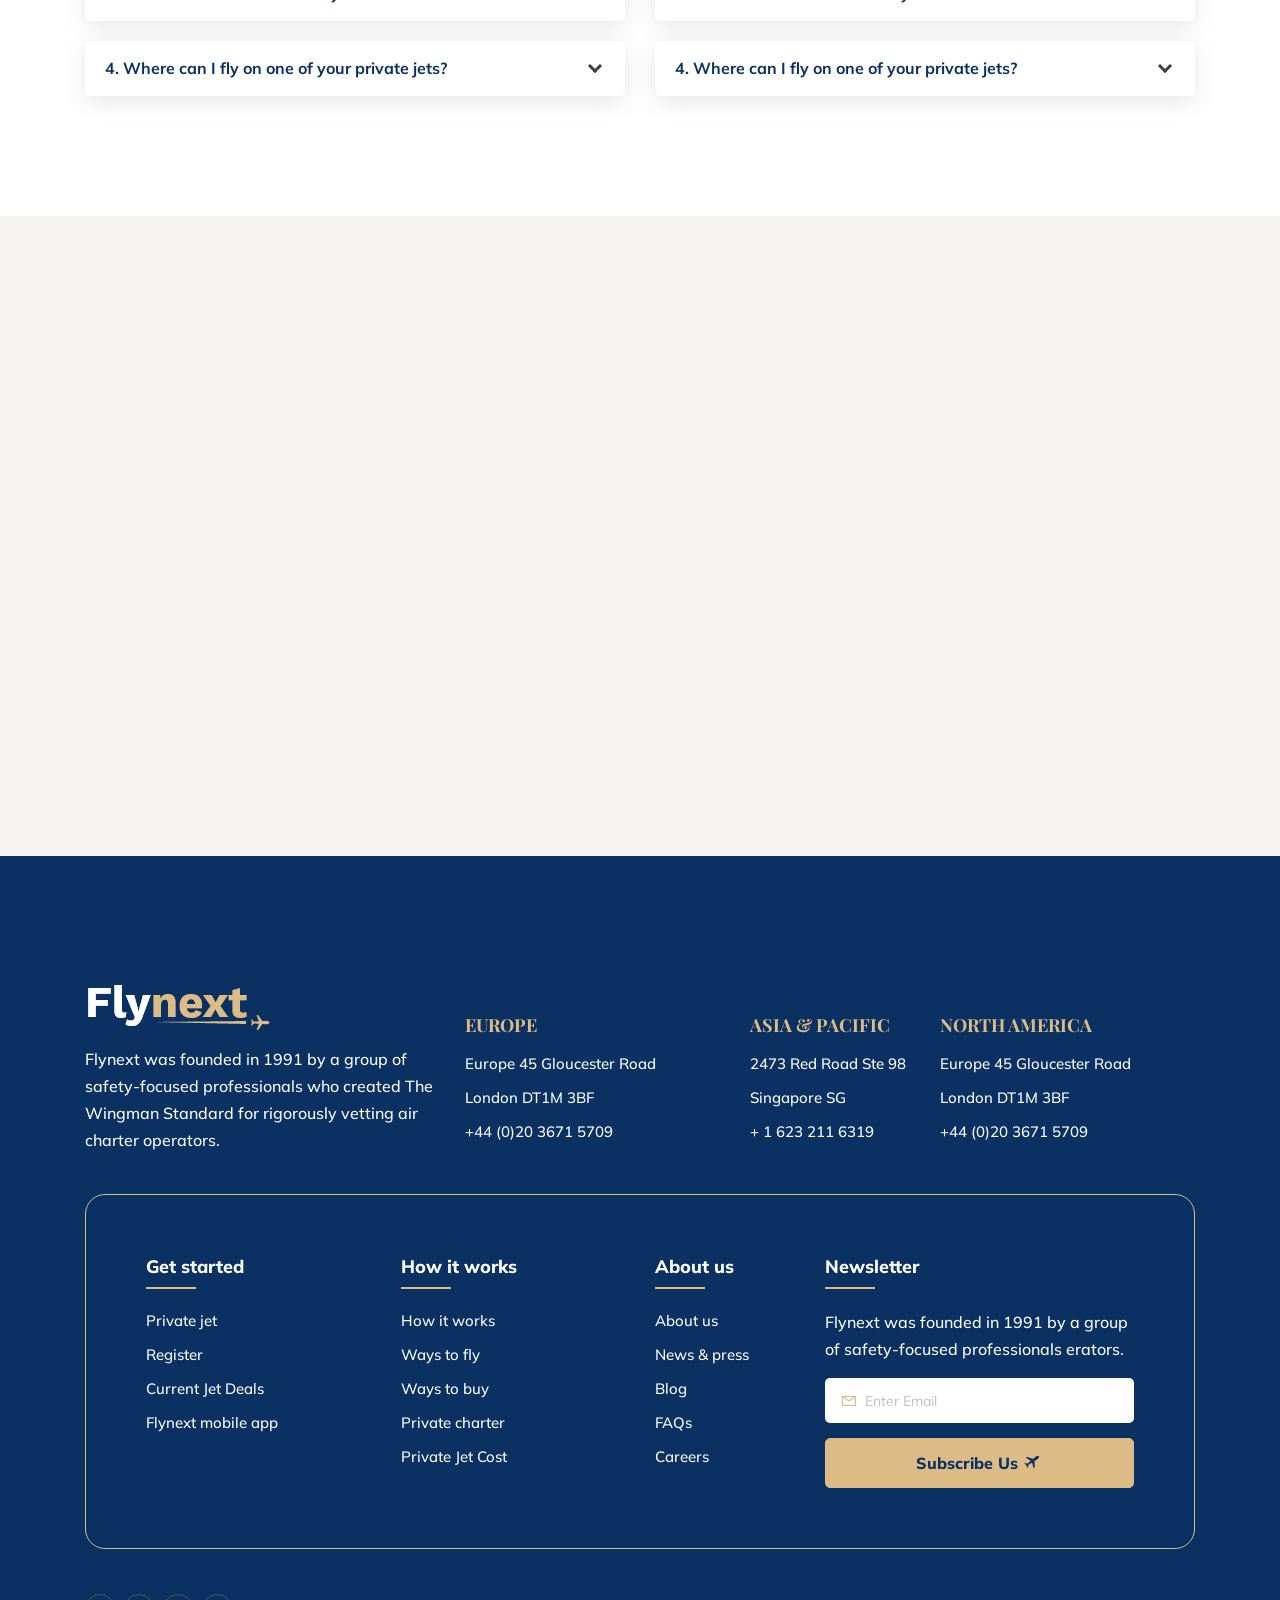
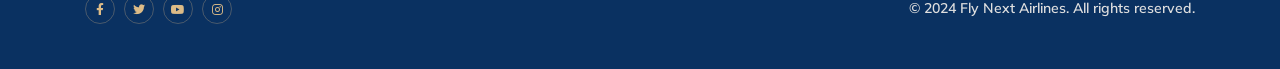
<file: public/template/faq.html>
<!DOCTYPE html>
<html lang="en">

<head>
    <meta charset="UTF-8">
    <meta name="viewport" content="width=device-width, initial-scale=1.0">
    <meta http-equiv="X-UA-Compatible" content="ie=edge">
    <title>Charter Flight & Aviation School HTML Template</title>
    <link rel="preconnect" href="https://fonts.googleapis.com">
    <link rel="preconnect" href="https://fonts.gstatic.com" crossorigin>
    <link
        href="https://fonts.googleapis.com/css2?family=Mulish:ital,wght@0,200;0,300;0,400;0,500;0,600;0,700;0,800;0,900;1,200;1,300;1,400;1,500;1,600;1,700;1,800;1,900&family=Playfair+Display:ital,wght@0,400;0,500;0,600;0,700;0,800;0,900;1,400;1,500;1,600;1,700;1,800;1,900&display=swap"
        rel="stylesheet">
    <!-- fontawesome css link -->
    <link rel="stylesheet" href="assets/css/fontawesome-all.min.css">
    <!-- bootstrap css link -->
    <link rel="stylesheet" href="assets/css/bootstrap.min.css">
    <!-- favicon -->
    <link rel="shortcut icon" href="assets/images/fav.png" type="image/x-icon">
    <!-- swipper css link -->
    <link rel="stylesheet" href="assets/css/swiper.min.css">
    <!-- lightcase css links -->
    <link rel="stylesheet" href="assets/css/lightcase.css">
    <!-- odometer css link -->
    <link rel="stylesheet" href="assets/css/odometer.css">
    <!-- line-awesome-icon css -->
    <link rel="stylesheet" href="assets/css/icomoon.css">
    <!-- line-awesome-icon css -->
    <link rel="stylesheet" href="assets/css/line-awesome.min.css">
    <!-- animate.css -->
    <link rel="stylesheet" href="assets/css/animate.css">
    <!-- aos.css -->
    <link rel="stylesheet" href="assets/css/aos.css">
    <!-- nice select css -->
    <link rel="stylesheet" href="assets/css/nice-select.css">
    <!-- main style css link -->
    <link rel="stylesheet" href="assets/css/style.css">
</head>

<body>


    <div class="page-wrapper">

        <!--~~~~~~~~~~~~~~~~~~~~~~~~~~~~~~~~~~~~~~~
        Start Preloader
    ~~~~~~~~~~~~~~~~~~~~~~~~~~~~~~~~~~~~~~~~-->
        <div class="preloader">
            <svg class="svg-loader" xmlns="http://www.w3.org/2000/svg" width="230" height="230">
                <path class="loader__path"
                    d="M86.429 40c63.616-20.04 101.511 25.08 107.265 61.93 6.487 41.54-18.593 76.99-50.6 87.643-59.46 19.791-101.262-23.577-107.142-62.616C29.398 83.441 59.945 48.343 86.43 40z"
                    fill="none" stroke="#0099cc" stroke-width="4" stroke-linecap="round" stroke-linejoin="round"
                    stroke-dasharray="10 10 10 10 10 10 10 432" stroke-dashoffset="77" />
                <path class="loader__plane"
                    d="M141.493 37.93c-1.087-.927-2.942-2.002-4.32-2.501-2.259-.824-3.252-.955-9.293-1.172-4.017-.146-5.197-.23-5.47-.37-.766-.407-1.526-1.448-7.114-9.773-4.8-7.145-5.344-7.914-6.327-8.976-1.214-1.306-1.396-1.378-3.79-1.473-1.036-.04-2-.043-2.153-.002-.353.1-.87.586-1 .952-.139.399-.076.71.431 2.22.241.72 1.029 3.386 1.742 5.918 1.644 5.844 2.378 8.343 2.863 9.705.206.601.33 1.1.275 1.125-.24.097-10.56 1.066-11.014 1.032a3.532 3.532 0 0 1-1.002-.276l-.487-.246-2.044-2.613c-2.234-2.87-2.228-2.864-3.35-3.309-.717-.287-2.82-.386-3.276-.163-.457.237-.727.644-.737 1.152-.018.39.167.805 1.916 4.373 1.06 2.166 1.964 4.083 1.998 4.27.04.179.004.521-.076.75-.093.228-1.109 2.064-2.269 4.088-1.921 3.34-2.11 3.711-2.123 4.107-.008.25.061.557.168.725.328.512.72.644 1.966.676 1.32.029 2.352-.236 3.05-.762.222-.171 1.275-1.313 2.412-2.611 1.918-2.185 2.048-2.32 2.45-2.505.241-.111.601-.232.82-.271.267-.058 2.213.201 5.912.8 3.036.48 5.525.894 5.518.914 0 .026-.121.306-.27.638-.54 1.198-1.515 3.842-3.35 9.021-1.029 2.913-2.107 5.897-2.4 6.62-.703 1.748-.725 1.833-.594 2.286.137.46.45.833.872 1.012.41.177 3.823.24 4.37.085.852-.25 1.44-.688 2.312-1.724 1.166-1.39 3.169-3.948 6.771-8.661 5.8-7.583 6.561-8.49 7.387-8.702.233-.065 2.828-.056 5.784.011 5.827.138 6.64.09 8.62-.5 2.24-.67 4.035-1.65 5.517-3.016 1.136-1.054 1.135-1.014.207-1.962-.357-.38-.767-.777-.902-.893z"
                    fill="#000033" /></svg>
        </div>
        <!--~~~~~~~~~~~~~~~~~~~~~~~~~~~~~~~~~~~~~~~
        End Preloader
    ~~~~~~~~~~~~~~~~~~~~~~~~~~~~~~~~~~~~~~~~-->


        <!--~~~~~~~~~~~~~~~~~~~~~~~~~~~~~~~~~~~~~~~
        Start Header
    ~~~~~~~~~~~~~~~~~~~~~~~~~~~~~~~~~~~~~~~~-->
        <header class="header-section header-section-one header-two">
            <div class="header">
                <div class="header-bottom-area">
                    <div class="container-fluid">
                        <div class="header-menu-content">
                            <nav class="navbar navbar-expand-lg p-0">
                                <a class="site-logo site-title" href="index.html"><img src="assets/images/logo.png"
                                        alt="site-logo"></a>
                                <button class="navbar-toggler ml-auto" type="button" data-toggle="collapse"
                                    data-target="#navbarSupportedContent" aria-controls="navbarSupportedContent"
                                    aria-expanded="false" aria-label="Toggle navigation">
                                    <span class="fas fa-bars"></span>
                                </button>
                                <div class="collapse navbar-collapse" id="navbarSupportedContent">
                                    <ul class="navbar-nav main-menu ml-auto">
                                        <li class="menu_has_children"><a href="#0">Home</a>
                                            <ul class="sub-menu">
                                                <li><a href="index.html">Home One</a></li>
                                                <li><a href="index-two.html">Home Two</a></li>
                                                <li><a href="index-dark.html">Home Dark</a></li>
                                            </ul>
                                        </li>
                                        <li><a href="about.html">About Us</a></li>
                                        <li class="menu_has_children"><a href="#0">Pages</a>
                                            <ul class="sub-menu">
                                                <li><a href="service.html">Service</a></li>
                                                <li><a href="service-details.html">Service Details</a></li>
                                                <li><a href="deals.html">Deals</a></li>
                                                <li><a href="deals-details.html">Deals Details</a></li>
                                                <li><a href="package.html">Package</a></li>
                                                <li><a href="package-details.html">Package Details</a></li>
                                                <li><a href="course.html">Our Course</a></li>
                                                <li><a href="course-details.html">Course Details</a></li>
                                                <li><a href="team.html">Our Team</a></li>
                                                <li><a href="team-details.html">Team Details</a></li>
                                                <li><a href="faq.html">FAQ</a></li>
                                                <li><a href="register.html">Sign Up</a></li>
                                                <li><a href="login.html">Sign In</a></li>
                                                <li><a href="404.html">404 Page</a></li>
                                            </ul>
                                        </li>
                                        <li class="menu_has_children"><a href="#0">Blog</a>
                                            <ul class="sub-menu">
                                                <li><a href="blog.html">Blog</a></li>
                                                <li><a href="blog-classic.html">Blog Classic</a></li>
                                                <li><a href="blog-details.html">Blog Details</a></li>
                                            </ul>
                                        </li>
                                        <li><a href="faq.html">Faq</a></li>
                                        <li><a href="contact.html">Contact Us</a></li>
                                    </ul>
                                    <div class="header-right">
                                        <div class="search-bar d-none d-lg-block">
                                            <a href="#0"><i class="fas fa-search"></i></a>
                                            <div class="header-top-search-area">
                                                <form class="header-search-form"
                                                    action="https://gamblingscript.com/search" method="GET">
                                                    <input type="search" name="keyword" id="header_search"
                                                        placeholder="Search Product...">
                                                    <button class="header-search-btn"><i
                                                            class="fas fa-search"></i></button>
                                                </form>
                                            </div>
                                        </div>
                                        <div class="header-action-area">
                                            <a href="service-details.html" class="action-btn two"><i
                                                    class="icon-btn-icon"></i></a>
                                            <div class="header-action">
                                                <a href="service-details.html" class="btn--base"><i
                                                        class="icon-btn-icon"></i> Book Now</a>
                                            </div>
                                        </div>
                                    </div>
                                </div>
                            </nav>
                        </div>
                    </div>
                </div>
            </div>
        </header>
        <!--~~~~~~~~~~~~~~~~~~~~~~~~~~~~~~~~~~~~~~~
        End Header
    ~~~~~~~~~~~~~~~~~~~~~~~~~~~~~~~~~~~~~~~~-->


        <!--~~~~~~~~~~~~~~~~~~~~~~~~~~~~~~~~~~~~~~~
        Start Banner
    ~~~~~~~~~~~~~~~~~~~~~~~~~~~~~~~~~~~~~~~~-->
        <section class="banner-section inner-banner-section bg-overlay-black bg_img"
            data-background="assets/images/bg/inner-bg.png">
            <div class="container-fluid">
                <div class="row justify-content-center align-items-center">
                    <div class="col-xl-12 text-center">
                        <div class="banner-content">
                            <h1 class="title">Read FAQ’s</h1>
                            <div class="breadcrumb-area">
                                <nav aria-label="breadcrumb">
                                    <ol class="breadcrumb">
                                        <li class="breadcrumb-item"><a href="index.html">Home</a></li>
                                        <li class="breadcrumb-item active" aria-current="page">FAQ</li>
                                    </ol>
                                </nav>
                            </div>
                        </div>
                    </div>
                </div>
            </div>
        </section>
        <!--~~~~~~~~~~~~~~~~~~~~~~~~~~~~~~~~~~~~~~~
        End Banner
    ~~~~~~~~~~~~~~~~~~~~~~~~~~~~~~~~~~~~~~~~-->


        <!--~~~~~~~~~~~~~~~~~~~~~~~~~~~~~~~~~~~~~~~
        Start Scroll-To-Top
    ~~~~~~~~~~~~~~~~~~~~~~~~~~~~~~~~~~~~~~~~-->
        <a href="#" class="scrollToTop">
            <i class="las la-dot-circle"></i>
            <span>Top</span>
        </a>
        <!--~~~~~~~~~~~~~~~~~~~~~~~~~~~~~~~~~~~~~~~
        End Scroll-To-Top
    ~~~~~~~~~~~~~~~~~~~~~~~~~~~~~~~~~~~~~~~~-->


        <!--~~~~~~~~~~~~~~~~~~~~~~~~~~~~~~~~~~~~~~~
        Start Call-widget
    ~~~~~~~~~~~~~~~~~~~~~~~~~~~~~~~~~~~~~~~~-->
        <div class="call-widget-wrapper">
            <button type="button" class="call-widget-btn"><span class="num"><i class="icon-call-icon"></i> +1 814 929
                    4263</span> <span class="arrow"></span></button>
            <div class="call-widget-form-area">
                <form class="book-form">
                    <div class="row justify-content-center mb-20-none">
                        <div class="col-xl-3 col-lg-3 col-md-6 col-sm-6 form-group">
                            <div class="book-select">
                                <label>From</label>
                                <div class="book-form-icon">
                                    <i class="icon-from-airplane"></i>
                                </div>
                                <select class="book-select form--control">
                                    <option value="dhaka" selected>Dhaka</option>
                                    <option value="london">London</option>
                                </select>
                            </div>
                        </div>
                        <div class="col-xl-3 col-lg-3 col-md-6 col-sm-6 form-group">
                            <div class="book-select">
                                <label>To</label>
                                <div class="book-form-icon">
                                    <i class="icon-to-airplane"></i>
                                </div>
                                <select class="book-select form--control">
                                    <option value="london" selected>London</option>
                                    <option value="dhaka">Dhaka</option>
                                </select>
                            </div>
                        </div>
                        <div class="col-xl-3 col-lg-3 col-md-6 col-sm-6 form-group">
                            <div class="book-select">
                                <label>Date</label>
                                <div class="book-form-icon">
                                    <i class="icon-schedule-icon"></i>
                                </div>
                                <select class="book-select form--control">
                                    <option value="25/12/2021" selected>25/12/2021</option>
                                    <option value="30/12/2021">30/12/2021</option>
                                </select>
                            </div>
                        </div>
                        <div class="col-xl-3 col-lg-4 col-md-6 col-sm-6 form-group">
                            <label>Passenger</label>
                            <div class="book-quantity">
                                <div class="book-plus-minus">
                                    <div class="dec qtybutton">-</div>
                                    <input class="book-plus-minus-box qty" type="text" name="qty" value="1" readonly>
                                    <div class="inc qtybutton">+</div>
                                </div>
                            </div>
                        </div>
                        <div class="col-xl-12 form-group">
                            <button type="submit" class="btn--base w-100 mt-10"><i class="icon-btn-icon"></i> Book
                                Now</button>
                        </div>
                    </div>
                </form>
            </div>
        </div>
        <!--~~~~~~~~~~~~~~~~~~~~~~~~~~~~~~~~~~~~~~~
        End Call-widget
    ~~~~~~~~~~~~~~~~~~~~~~~~~~~~~~~~~~~~~~~~-->


        <!--~~~~~~~~~~~~~~~~~~~~~~~~~~~~~~~~~~~~~~~
        Start Faq
    ~~~~~~~~~~~~~~~~~~~~~~~~~~~~~~~~~~~~~~~~-->
        <section class="faq-section bg--gray ptb-120">
            <div class="container">
                <div class="row justify-content-center mb-30-none">
                    <div class="col-xl-6 col-lg-6 mb-30">
                        <div class="faq-header-area">
                            <h3 class="title">General Questions</h3>
                        </div>
                        <div class="faq-wrapper">
                            <div class="faq-item active open">
                                <h3 class="faq-title"><span class="title">1. What types of aircrafts are
                                        available?</span><span class="right-icon"></span></h3>
                                <div class="faq-content">
                                    <p>Whether you’re flying in a small, medium, or large group, VIP Jets offers a wide
                                        variety of aircrafts suited for groups of all sizes. With the VIP Jets 25-Hour
                                        Card, you have the flexibility to choose the size and age class.</p>
                                </div>
                            </div>
                            <div class="faq-item">
                                <h3 class="faq-title"><span class="title">2. How many people do they hold?</span><span
                                        class="right-icon"></span></h3>
                                <div class="faq-content">
                                    <p>Whether you’re flying in a small, medium, or large group, VIP Jets offers a wide
                                        variety of aircrafts suited for groups of all sizes. With the VIP Jets 25-Hour
                                        Card, you have the flexibility to choose the size and age class.</p>
                                </div>
                            </div>
                            <div class="faq-item">
                                <h3 class="faq-title"><span class="title">3. Can I use more than one of your aircrafts
                                        at a time?</span><span class="right-icon"></span></h3>
                                <div class="faq-content">
                                    <p>Whether you’re flying in a small, medium, or large group, VIP Jets offers a wide
                                        variety of aircrafts suited for groups of all sizes. With the VIP Jets 25-Hour
                                        Card, you have the flexibility to choose the size and age class.</p>
                                </div>
                            </div>
                            <div class="faq-item">
                                <h3 class="faq-title"><span class="title">4. Where can I fly on one of your private
                                        jets?</span><span class="right-icon"></span></h3>
                                <div class="faq-content">
                                    <p>Whether you’re flying in a small, medium, or large group, VIP Jets offers a wide
                                        variety of aircrafts suited for groups of all sizes. With the VIP Jets 25-Hour
                                        Card, you have the flexibility to choose the size and age class.</p>
                                </div>
                            </div>
                        </div>
                    </div>
                    <div class="col-xl-6 col-lg-6 mb-30">
                        <div class="faq-header-area">
                            <h3 class="title">Managing Your Booking</h3>
                        </div>
                        <div class="faq-wrapper">
                            <div class="faq-item active open">
                                <h3 class="faq-title"><span class="title">1. What types of aircrafts are
                                        available?</span><span class="right-icon"></span></h3>
                                <div class="faq-content">
                                    <p>Whether you’re flying in a small, medium, or large group, VIP Jets offers a wide
                                        variety of aircrafts suited for groups of all sizes. With the VIP Jets 25-Hour
                                        Card, you have the flexibility to choose the size and age class.</p>
                                </div>
                            </div>
                            <div class="faq-item">
                                <h3 class="faq-title"><span class="title">2. How many people do they hold?</span><span
                                        class="right-icon"></span></h3>
                                <div class="faq-content">
                                    <p>Whether you’re flying in a small, medium, or large group, VIP Jets offers a wide
                                        variety of aircrafts suited for groups of all sizes. With the VIP Jets 25-Hour
                                        Card, you have the flexibility to choose the size and age class.</p>
                                </div>
                            </div>
                            <div class="faq-item">
                                <h3 class="faq-title"><span class="title">3. Can I use more than one of your aircrafts
                                        at a time?</span><span class="right-icon"></span></h3>
                                <div class="faq-content">
                                    <p>Whether you’re flying in a small, medium, or large group, VIP Jets offers a wide
                                        variety of aircrafts suited for groups of all sizes. With the VIP Jets 25-Hour
                                        Card, you have the flexibility to choose the size and age class.</p>
                                </div>
                            </div>
                            <div class="faq-item">
                                <h3 class="faq-title"><span class="title">4. Where can I fly on one of your private
                                        jets?</span><span class="right-icon"></span></h3>
                                <div class="faq-content">
                                    <p>Whether you’re flying in a small, medium, or large group, VIP Jets offers a wide
                                        variety of aircrafts suited for groups of all sizes. With the VIP Jets 25-Hour
                                        Card, you have the flexibility to choose the size and age class.</p>
                                </div>
                            </div>
                        </div>
                    </div>
                </div>
            </div>
        </section>
        <!--~~~~~~~~~~~~~~~~~~~~~~~~~~~~~~~~~~~~~~~
        End Faq
    ~~~~~~~~~~~~~~~~~~~~~~~~~~~~~~~~~~~~~~~~-->


        <!--~~~~~~~~~~~~~~~~~~~~~~~~~~~~~~~~~~~~~~~
        Start Faq
    ~~~~~~~~~~~~~~~~~~~~~~~~~~~~~~~~~~~~~~~~-->
        <section class="faq-section ptb-120">
            <div class="container">
                <div class="row justify-content-center mb-30-none">
                    <div class="col-xl-6 col-lg-6 mb-30">
                        <div class="faq-header-area">
                            <h3 class="title">Managing Your Deals</h3>
                        </div>
                        <div class="faq-wrapper">
                            <div class="faq-item active open">
                                <h3 class="faq-title"><span class="title">1. What types of aircrafts are
                                        available?</span><span class="right-icon"></span></h3>
                                <div class="faq-content">
                                    <p>Whether you’re flying in a small, medium, or large group, VIP Jets offers a wide
                                        variety of aircrafts suited for groups of all sizes. With the VIP Jets 25-Hour
                                        Card, you have the flexibility to choose the size and age class.</p>
                                </div>
                            </div>
                            <div class="faq-item">
                                <h3 class="faq-title"><span class="title">2. How many people do they hold?</span><span
                                        class="right-icon"></span></h3>
                                <div class="faq-content">
                                    <p>Whether you’re flying in a small, medium, or large group, VIP Jets offers a wide
                                        variety of aircrafts suited for groups of all sizes. With the VIP Jets 25-Hour
                                        Card, you have the flexibility to choose the size and age class.</p>
                                </div>
                            </div>
                            <div class="faq-item">
                                <h3 class="faq-title"><span class="title">3. Can I use more than one of your aircrafts
                                        at a time?</span><span class="right-icon"></span></h3>
                                <div class="faq-content">
                                    <p>Whether you’re flying in a small, medium, or large group, VIP Jets offers a wide
                                        variety of aircrafts suited for groups of all sizes. With the VIP Jets 25-Hour
                                        Card, you have the flexibility to choose the size and age class.</p>
                                </div>
                            </div>
                            <div class="faq-item">
                                <h3 class="faq-title"><span class="title">4. Where can I fly on one of your private
                                        jets?</span><span class="right-icon"></span></h3>
                                <div class="faq-content">
                                    <p>Whether you’re flying in a small, medium, or large group, VIP Jets offers a wide
                                        variety of aircrafts suited for groups of all sizes. With the VIP Jets 25-Hour
                                        Card, you have the flexibility to choose the size and age class.</p>
                                </div>
                            </div>
                        </div>
                    </div>
                    <div class="col-xl-6 col-lg-6 mb-30">
                        <div class="faq-header-area">
                            <h3 class="title">Managing Your Tour Packages</h3>
                        </div>
                        <div class="faq-wrapper">
                            <div class="faq-item active open">
                                <h3 class="faq-title"><span class="title">1. What types of aircrafts are
                                        available?</span><span class="right-icon"></span></h3>
                                <div class="faq-content">
                                    <p>Whether you’re flying in a small, medium, or large group, VIP Jets offers a wide
                                        variety of aircrafts suited for groups of all sizes. With the VIP Jets 25-Hour
                                        Card, you have the flexibility to choose the size and age class.</p>
                                </div>
                            </div>
                            <div class="faq-item">
                                <h3 class="faq-title"><span class="title">2. How many people do they hold?</span><span
                                        class="right-icon"></span></h3>
                                <div class="faq-content">
                                    <p>Whether you’re flying in a small, medium, or large group, VIP Jets offers a wide
                                        variety of aircrafts suited for groups of all sizes. With the VIP Jets 25-Hour
                                        Card, you have the flexibility to choose the size and age class.</p>
                                </div>
                            </div>
                            <div class="faq-item">
                                <h3 class="faq-title"><span class="title">3. Can I use more than one of your aircrafts
                                        at a time?</span><span class="right-icon"></span></h3>
                                <div class="faq-content">
                                    <p>Whether you’re flying in a small, medium, or large group, VIP Jets offers a wide
                                        variety of aircrafts suited for groups of all sizes. With the VIP Jets 25-Hour
                                        Card, you have the flexibility to choose the size and age class.</p>
                                </div>
                            </div>
                            <div class="faq-item">
                                <h3 class="faq-title"><span class="title">4. Where can I fly on one of your private
                                        jets?</span><span class="right-icon"></span></h3>
                                <div class="faq-content">
                                    <p>Whether you’re flying in a small, medium, or large group, VIP Jets offers a wide
                                        variety of aircrafts suited for groups of all sizes. With the VIP Jets 25-Hour
                                        Card, you have the flexibility to choose the size and age class.</p>
                                </div>
                            </div>
                        </div>
                    </div>
                </div>
            </div>
        </section>
        <!--~~~~~~~~~~~~~~~~~~~~~~~~~~~~~~~~~~~~~~~
        End Faq
    ~~~~~~~~~~~~~~~~~~~~~~~~~~~~~~~~~~~~~~~~-->


        <!--~~~~~~~~~~~~~~~~~~~~~~~~~~~~~~~~~~~~~~~
        Start Contact
    ~~~~~~~~~~~~~~~~~~~~~~~~~~~~~~~~~~~~~~~~-->
        <section class="contact-section bg--gray ptb-120">
            <div class="container">
                <div class="row justify-content-center mb-30-none">
                    <div class="col-xl-5 col-lg-5 mb-30">
                        <div class="contact-left-content" data-aos="fade-right" data-aos-duration="1200">
                            <span class="sub-title">Talk to us</span>
                            <h2 class="title">Any Question?
                                Fell Free to
                                Contact</h2>
                            <p>With a vast array of popular private planes to choose from, travelling by private jet
                                charter is the most efficient</p>
                            <ul class="contact-social">
                                <li><a href="#0"><i class="fab fa-facebook-f"></i></a></li>
                                <li><a href="#0" class="active"><i class="fab fa-twitter"></i></a></li>
                                <li><a href="#0"><i class="fab fa-youtube"></i></a></li>
                                <li><a href="#0"><i class="fab fa-instagram"></i></a></li>
                            </ul>
                        </div>
                    </div>
                    <div class="col-xl-7 col-lg-7 mb-30">
                        <div class="contact-form-inner" data-aos="fade-left" data-aos-duration="1200">
                            <div class="contact-form-area">
                                <form class="contact-form">
                                    <div class="row justify-content-center mb-20-none">
                                        <div class="col-xl-6 col-lg-6 form-group">
                                            <label class="icon"><i class="icon-name_icone"></i></label>
                                            <input type="text" class="form--control" name="name" placeholder="Name"
                                                required>
                                        </div>
                                        <div class="col-xl-6 col-lg-6 form-group">
                                            <label class="icon"><i class="las la-envelope"></i></label>
                                            <input type="email" class="form--control" name="email" placeholder="Email"
                                                required>
                                        </div>
                                        <div class="col-xl-6 col-lg-6 form-group">
                                            <label class="icon"><i class="icon-call_icone"></i></label>
                                            <input type="number" class="form--control" name="phone" placeholder="Phone"
                                                required>
                                        </div>
                                        <div class="col-xl-6 col-lg-6 form-group">
                                            <div class="contact-select">
                                                <select class="form--control">
                                                    <option value="1">Subject</option>
                                                    <option value="2">Subject one</option>
                                                    <option value="3">Subject two</option>
                                                </select>
                                            </div>
                                        </div>
                                        <div class="col-lg-12 form-group">
                                            <label class="icon"><i class="icon-massage"></i></label>
                                            <textarea class="form--control" placeholder="Message" required></textarea>
                                        </div>
                                        <div class="col-lg-12 form-group">
                                            <button type="submit" class="btn--base mt-10">Submit Now <i
                                                    class="icon-Group-2361 ml-2"></i></button>
                                        </div>
                                    </div>
                                </form>
                            </div>
                        </div>
                    </div>
                </div>
            </div>
        </section>
        <!--~~~~~~~~~~~~~~~~~~~~~~~~~~~~~~~~~~~~~~~
        End Contact
    ~~~~~~~~~~~~~~~~~~~~~~~~~~~~~~~~~~~~~~~~-->


        <!--~~~~~~~~~~~~~~~~~~~~~~~~~~~~~~~~~~~~~~~
        Start Footer
    ~~~~~~~~~~~~~~~~~~~~~~~~~~~~~~~~~~~~~~~~-->
        <footer class="footer-section section--bg pt-120">
            <div class="footer-element" data-aos="fade-left" data-aos-duration="1200">
                <img src="assets/images/element/element-1.png" alt="element">
            </div>
            <div class="container">
                <div class="footer-top-area">
                    <div class="row align-items-end mb-30-none">
                        <div class="col-xl-4 col-lg-3 col-md-6 mb-30">
                            <div class="footer-widget">
                                <div class="footer-logo">
                                    <a class="site-logo site-title" href="index.html"><img src="assets/images/logo.png"
                                            alt="site-logo"></a>
                                </div>
                                <p>Flynext was founded in 1991 by a group of safety-focused professionals who created
                                    The Wingman Standard for rigorously vetting air charter operators.</p>
                            </div>
                        </div>
                        <div class="col-xl-3 col-lg-3 col-md-6 mb-30">
                            <div class="footer-widget">
                                <h4 class="widget-title">EUROPE</h4>
                                <ul class="footer-list">
                                    <li><a href="#0">Europe 45 Gloucester Road</a></li>
                                    <li><a href="#0">London DT1M 3BF</a></li>
                                    <li><a href="#0">+44 (0)20 3671 5709</a></li>
                                </ul>
                            </div>
                        </div>
                        <div class="col-xl-2 col-lg-3 col-md-6 mb-30">
                            <div class="footer-widget">
                                <h4 class="widget-title">ASIA & PACIFIC</h4>
                                <ul class="footer-list">
                                    <li><a href="#0">2473 Red Road Ste 98</a></li>
                                    <li><a href="#0">Singapore SG</a></li>
                                    <li><a href="#0">+ 1 623 211 6319</a></li>
                                </ul>
                            </div>
                        </div>
                        <div class="col-xl-3 col-lg-3 col-md-6 mb-30">
                            <div class="footer-widget">
                                <h4 class="widget-title">NORTH AMERICA</h4>
                                <ul class="footer-list">
                                    <li><a href="#0">Europe 45 Gloucester Road</a></li>
                                    <li><a href="#0">London DT1M 3BF</a></li>
                                    <li><a href="#0">+44 (0)20 3671 5709</a></li>
                                </ul>
                            </div>
                        </div>
                    </div>
                </div>
                <div class="footer-bottom-area">
                    <div class="row mb-30-none">
                        <div class="col-xl-3 col-lg-3 col-md-6 mb-30">
                            <div class="footer-widget">
                                <h4 class="title">Get started</h4>
                                <ul class="footer-list">
                                    <li><a href="#0">Private jet</a></li>
                                    <li><a href="#0">Register</a></li>
                                    <li><a href="#0">Current Jet Deals</a></li>
                                    <li><a href="#0">Flynext mobile app</a></li>
                                </ul>
                            </div>
                        </div>
                        <div class="col-xl-3 col-lg-3 col-md-6 mb-30">
                            <div class="footer-widget">
                                <h4 class="title">How it works</h4>
                                <ul class="footer-list">
                                    <li><a href="#0">How it works</a></li>
                                    <li><a href="#0">Ways to fly</a></li>
                                    <li><a href="#0">Ways to buy</a></li>
                                    <li><a href="#0">Private charter</a></li>
                                    <li><a href="#0">Private Jet Cost</a></li>
                                </ul>
                            </div>
                        </div>
                        <div class="col-xl-2 col-lg-2 col-md-6 mb-30">
                            <div class="footer-widget">
                                <h4 class="title">About us</h4>
                                <ul class="footer-list">
                                    <li><a href="#0">About us</a></li>
                                    <li><a href="#0">News & press</a></li>
                                    <li><a href="#0">Blog</a></li>
                                    <li><a href="#0">FAQs</a></li>
                                    <li><a href="#0">Careers</a></li>
                                </ul>
                            </div>
                        </div>
                        <div class="col-xl-4 col-lg-4 col-md-6 mb-30">
                            <div class="footer-widget">
                                <h4 class="title">Newsletter</h4>
                                <p>Flynext was founded in 1991 by a group of safety-focused professionals erators.</p>
                                <form class="subscribe-form">
                                    <label class="subscribe-icon"><i class="las la-envelope"></i></label>
                                    <input type="email" class="form--control" placeholder="Enter Email">
                                    <button type="submit" class="btn--base">Subscribe Us <i
                                            class="icon-btn-icon ml-1"></i></button>
                                </form>
                            </div>
                        </div>
                    </div>
                </div>
                <div class="copyright-area">
                    <div class="social-area">
                        <ul class="footer-social">
                            <li><a href="#0"><i class="fab fa-facebook-f"></i></a></li>
                            <li><a href="#0" class="active"><i class="fab fa-twitter"></i></a></li>
                            <li><a href="#0"><i class="fab fa-youtube"></i></a></li>
                            <li><a href="#0"><i class="fab fa-instagram"></i></a></li>
                        </ul>
                    </div>
                    <p>© 2024 Fly Next Airlines. All rights reserved.</p>
                </div>
            </div>
        </footer>
        <!--~~~~~~~~~~~~~~~~~~~~~~~~~~~~~~~~~~~~~~~
        End Footer
    ~~~~~~~~~~~~~~~~~~~~~~~~~~~~~~~~~~~~~~~~-->
    </div>




    <!-- jquery -->
    <script src="assets/js/jquery.js"></script>
    <!-- bootstrap js -->
    <script src="assets/js/bootstrap.min.js"></script>
    <!-- swipper js -->
    <script src="assets/js/swiper.min.js"></script>
    <!-- lightcase js-->
    <script src="assets/js/lightcase.js"></script>
    <!-- odometer js -->
    <script src="assets/js/odometer.min.js"></script>
    <!-- viewport js -->
    <script src="assets/js/viewport.jquery.js"></script>
    <!-- progress js -->
    <script src="assets/js/circle-progress.min.js"></script>
    <!-- aos js file -->
    <script src="assets/js/aos.js"></script>
    <!-- nice select js -->
    <script src="assets/js/jquery.nice-select.js"></script>
    <!-- main -->
    <script src="assets/js/main.js"></script>


</body>

</html>
</file>
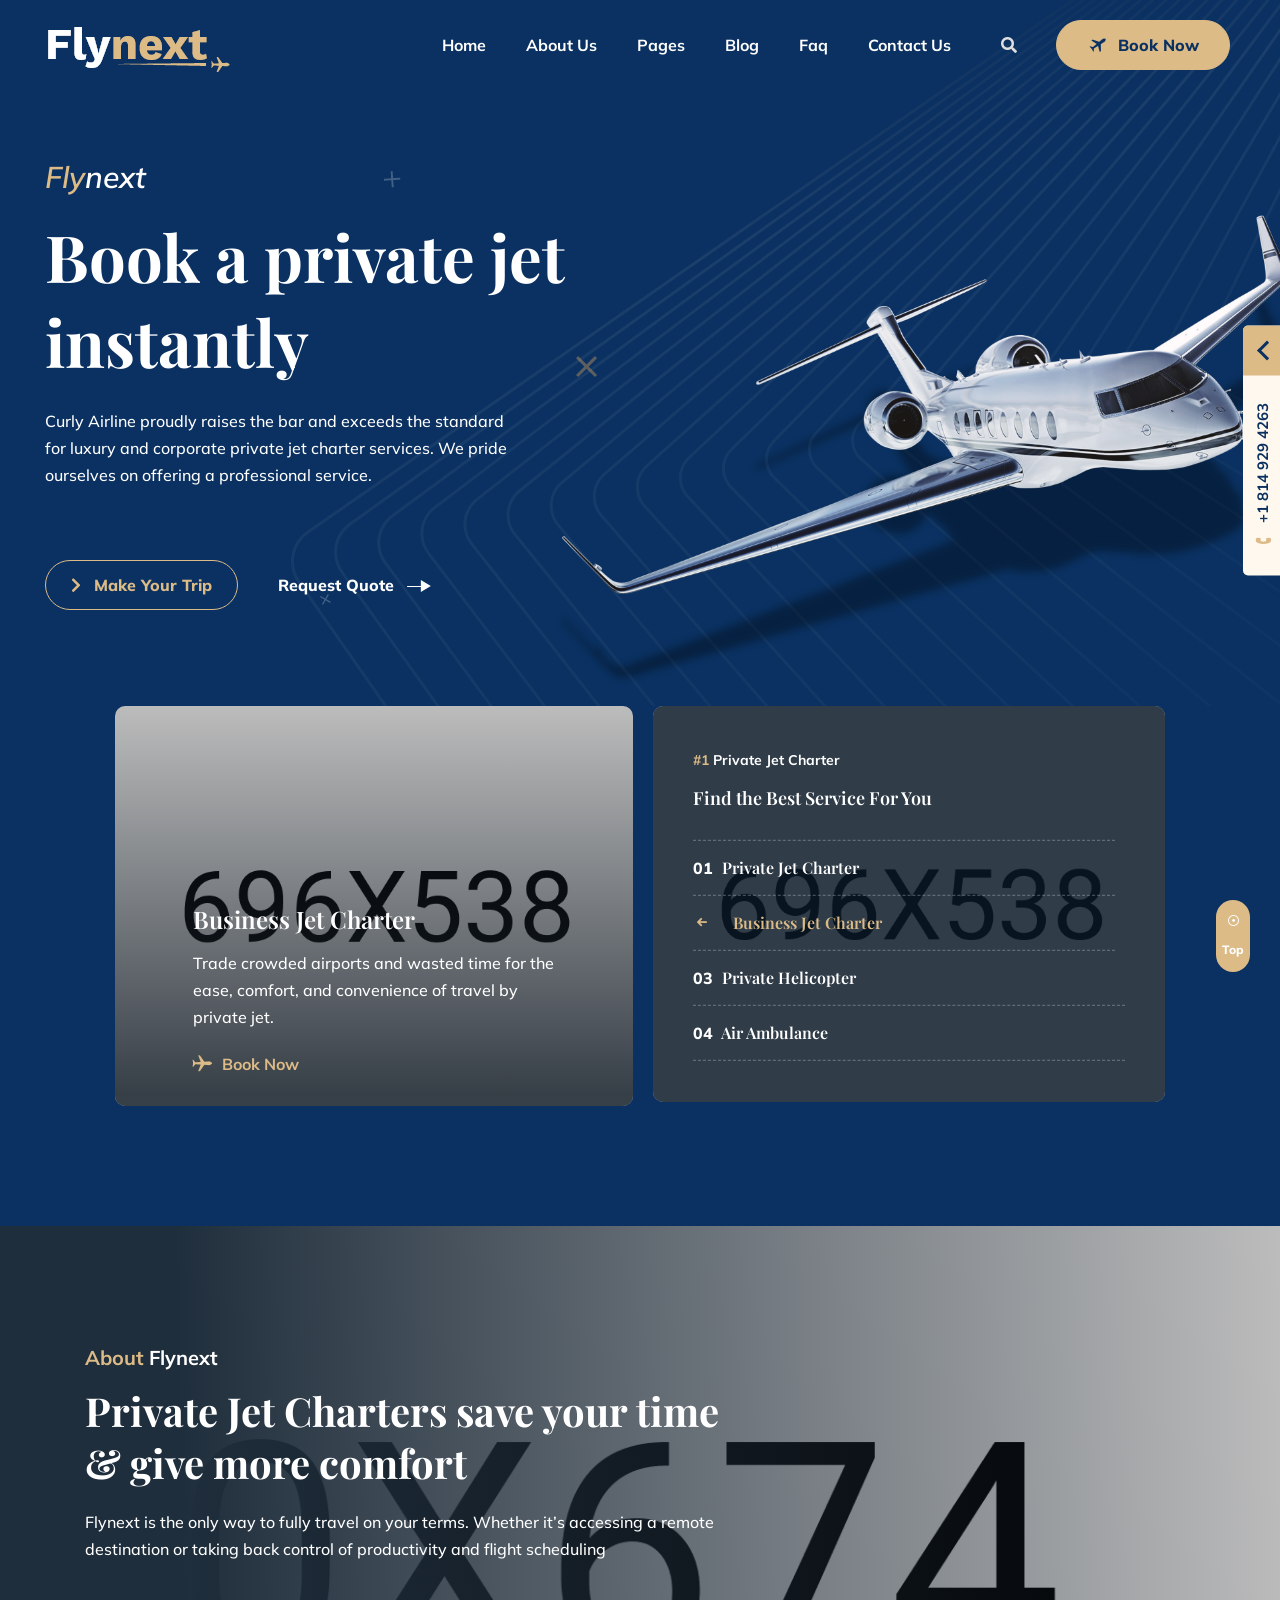
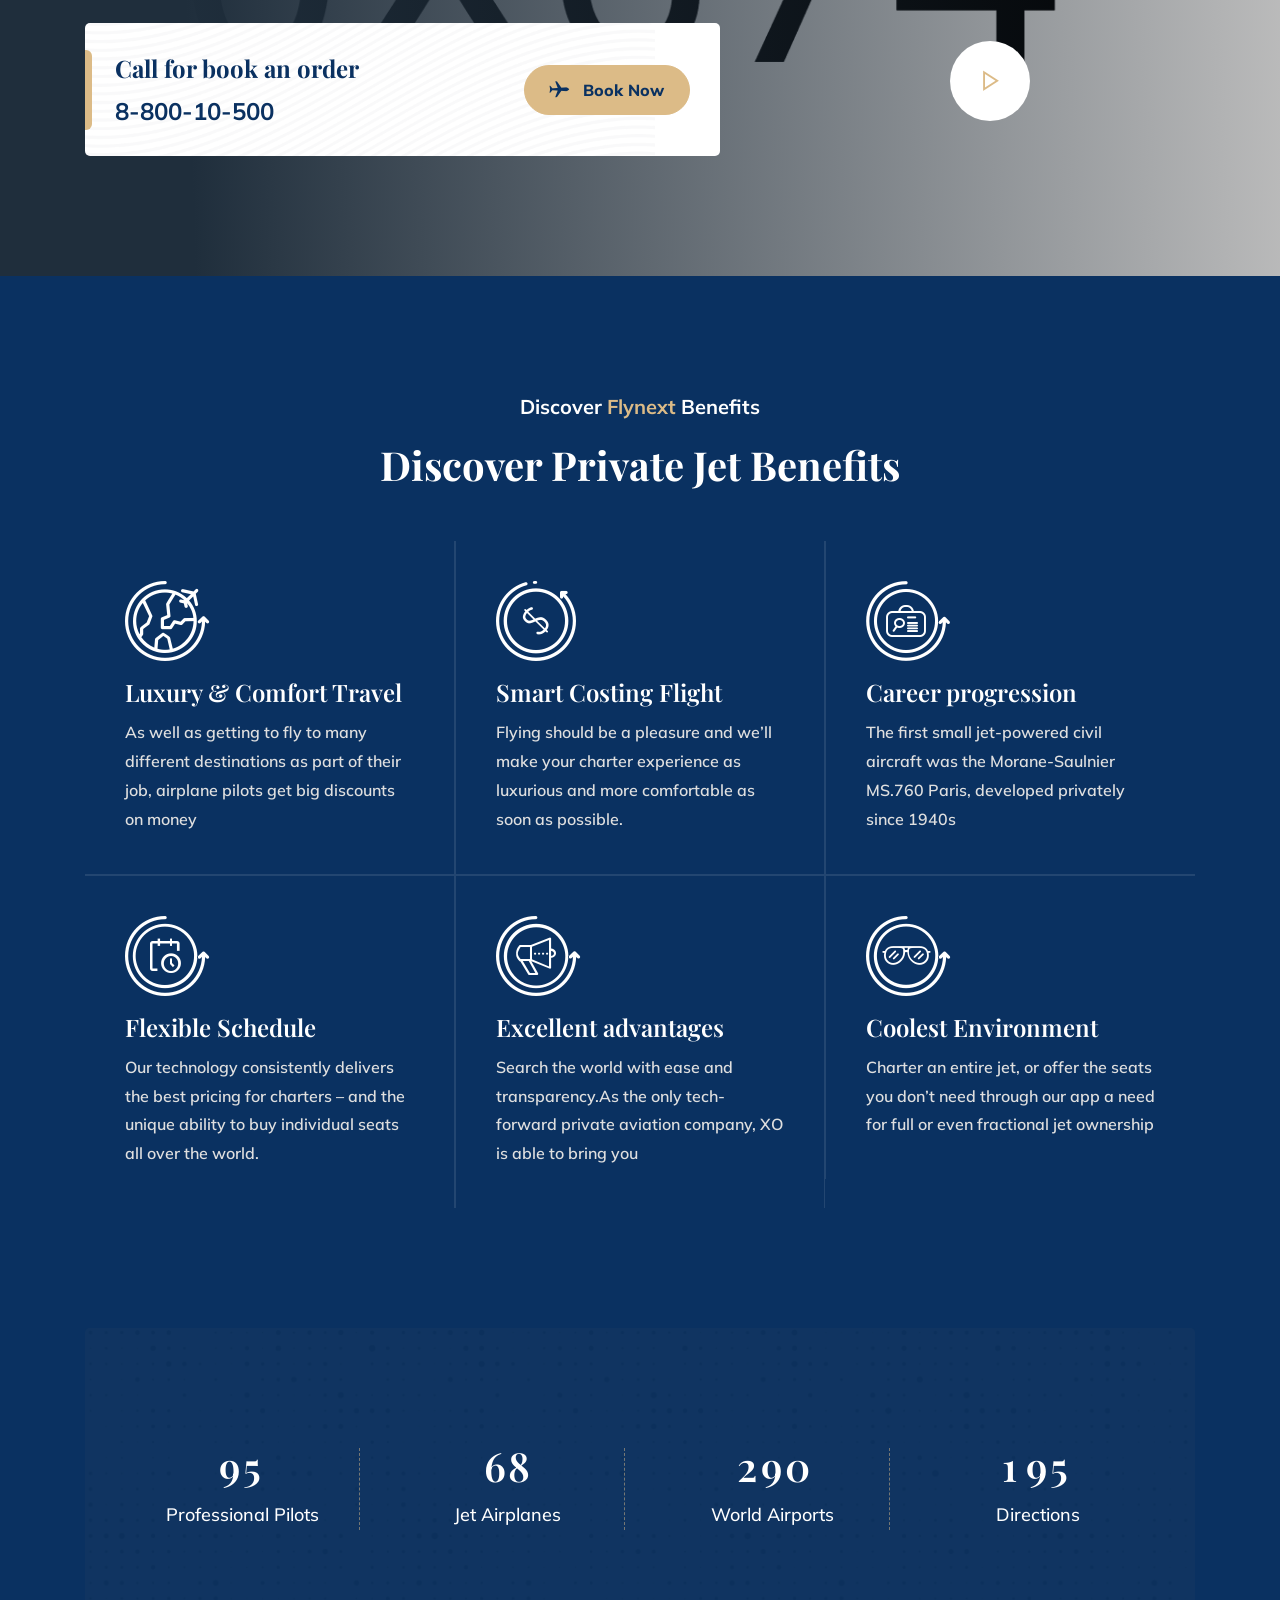
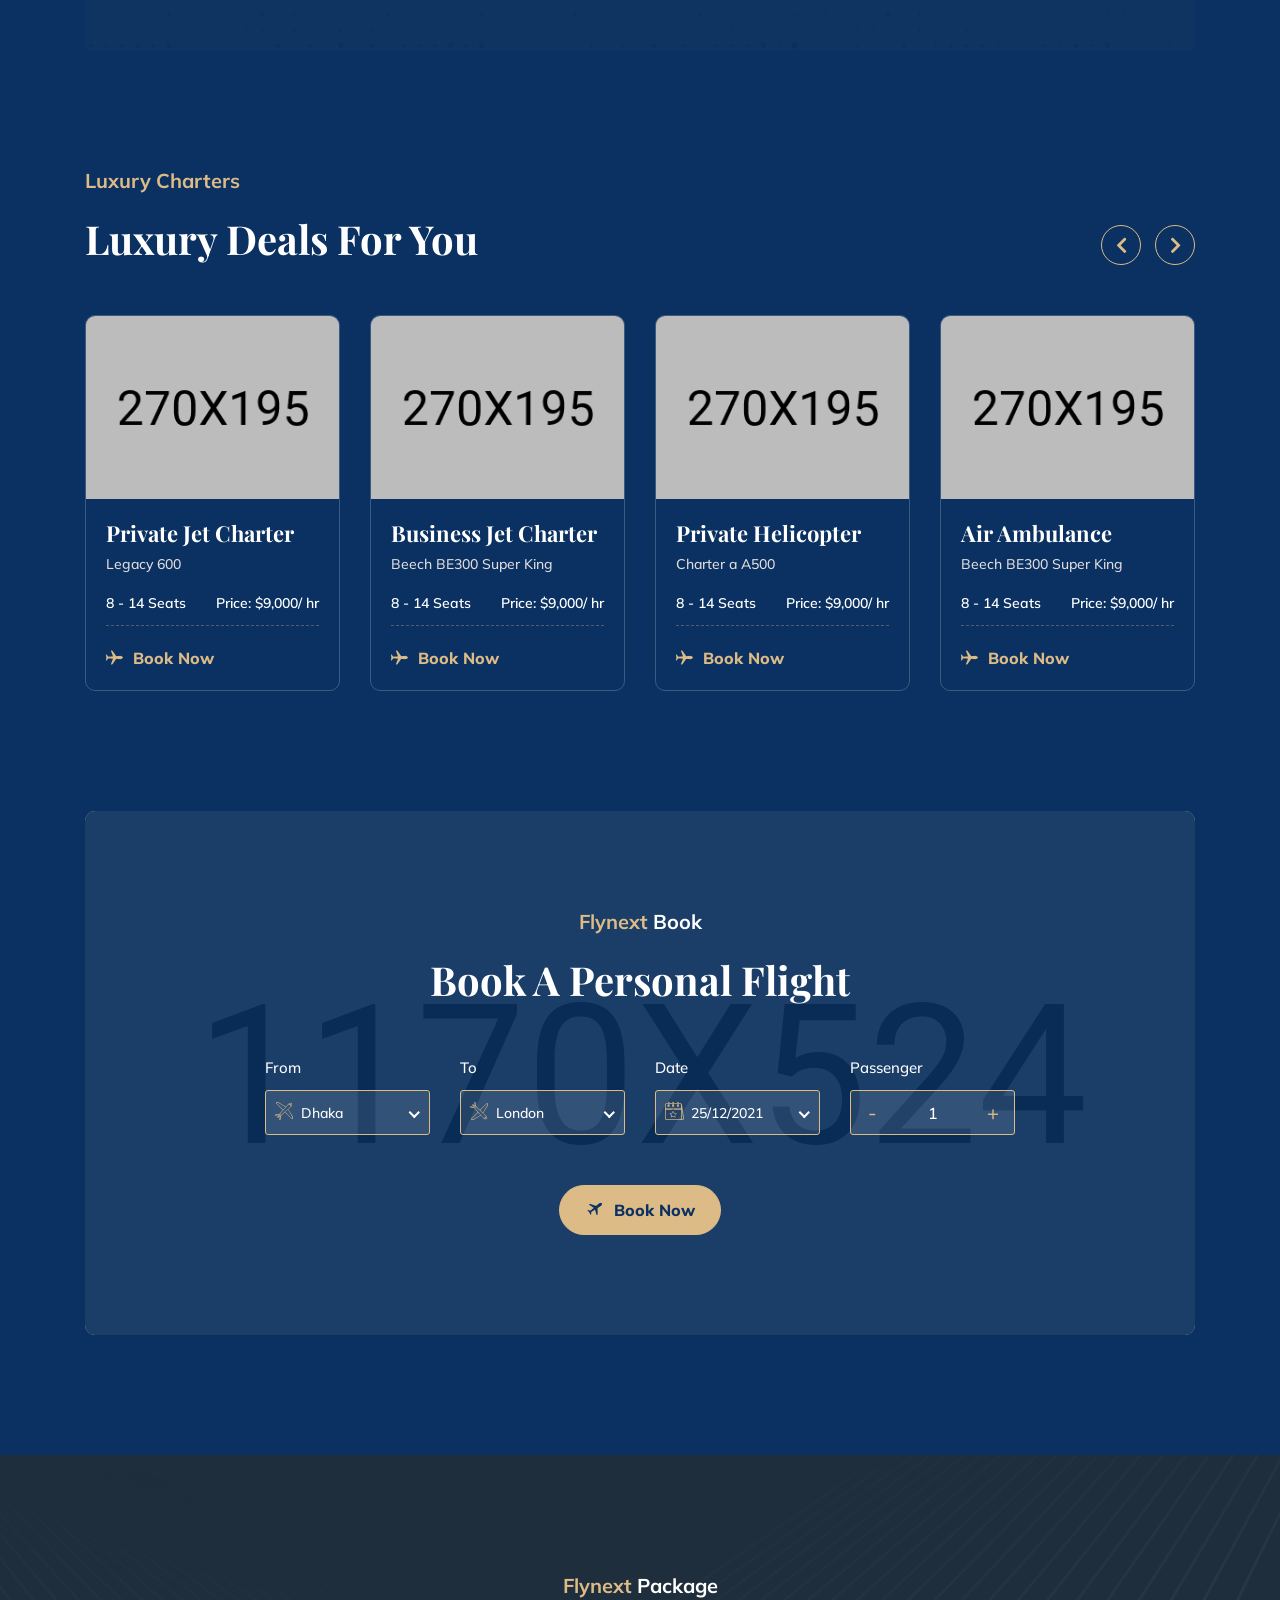
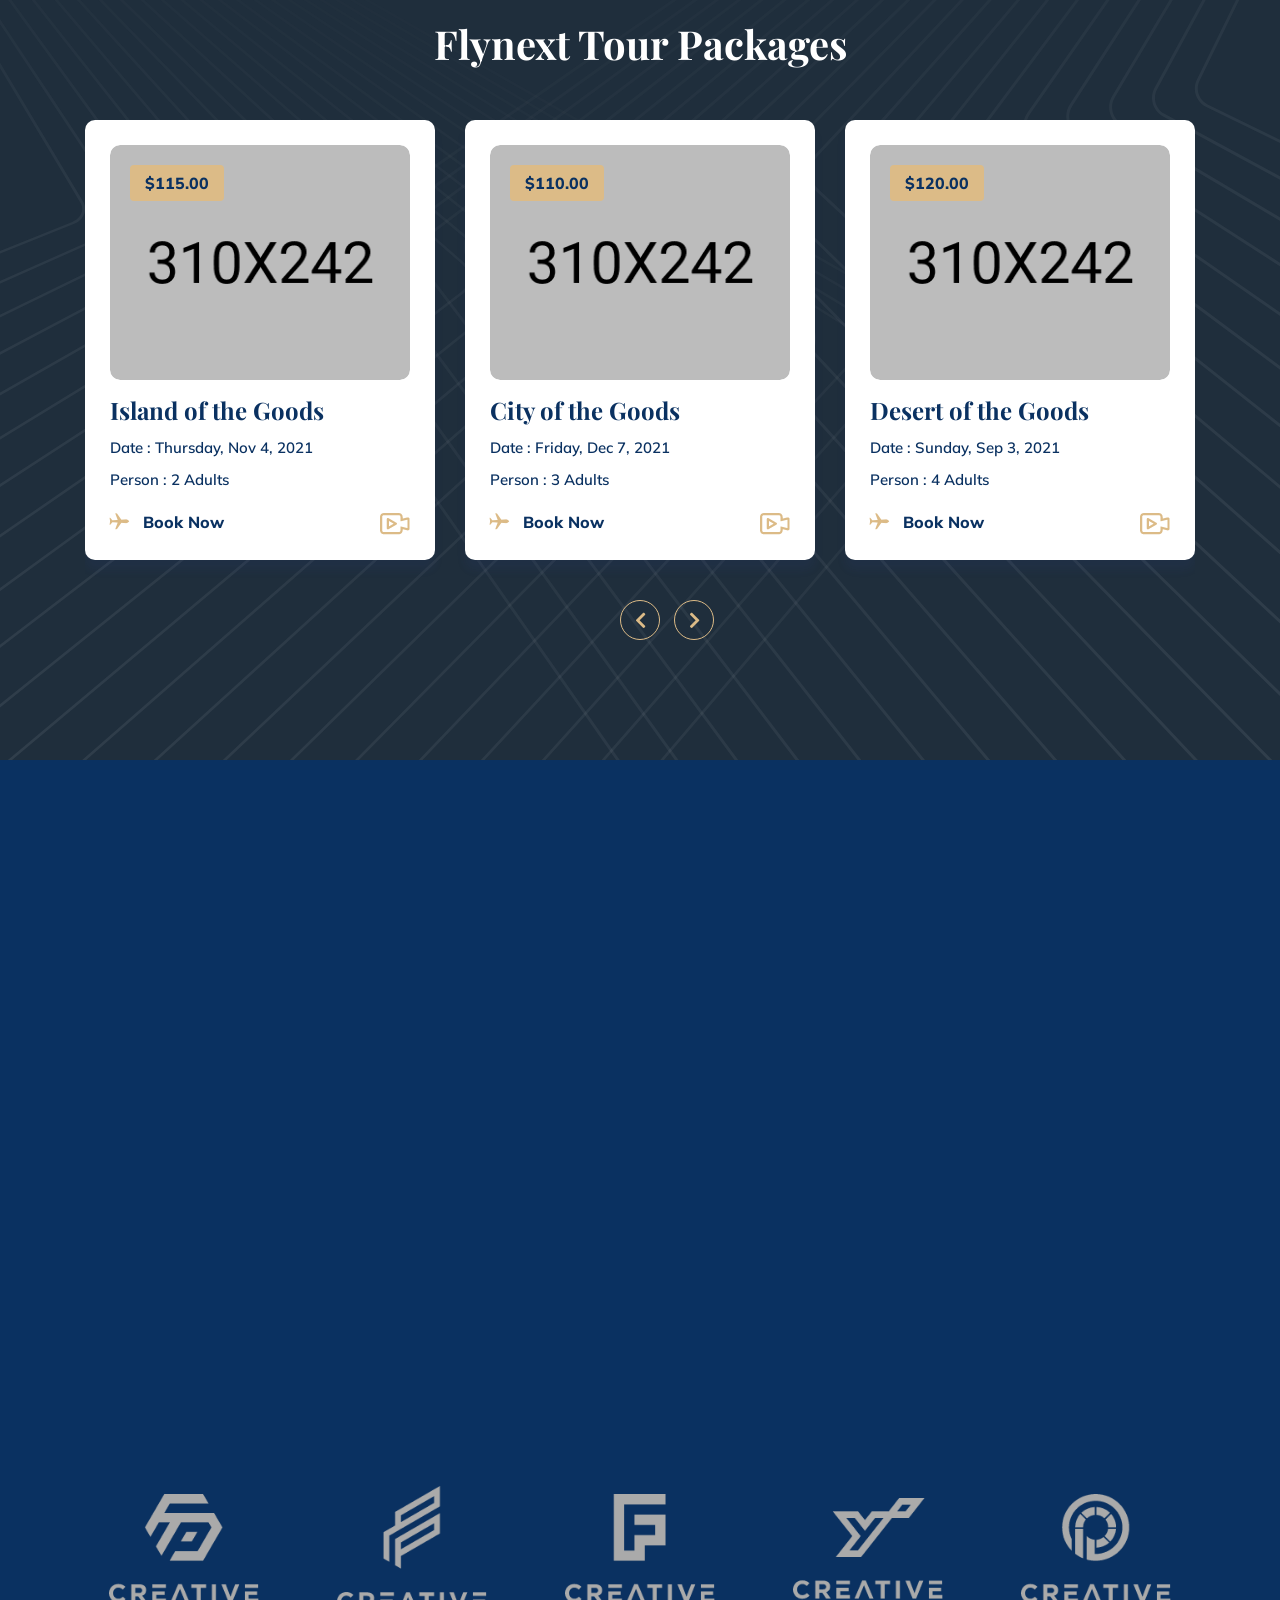
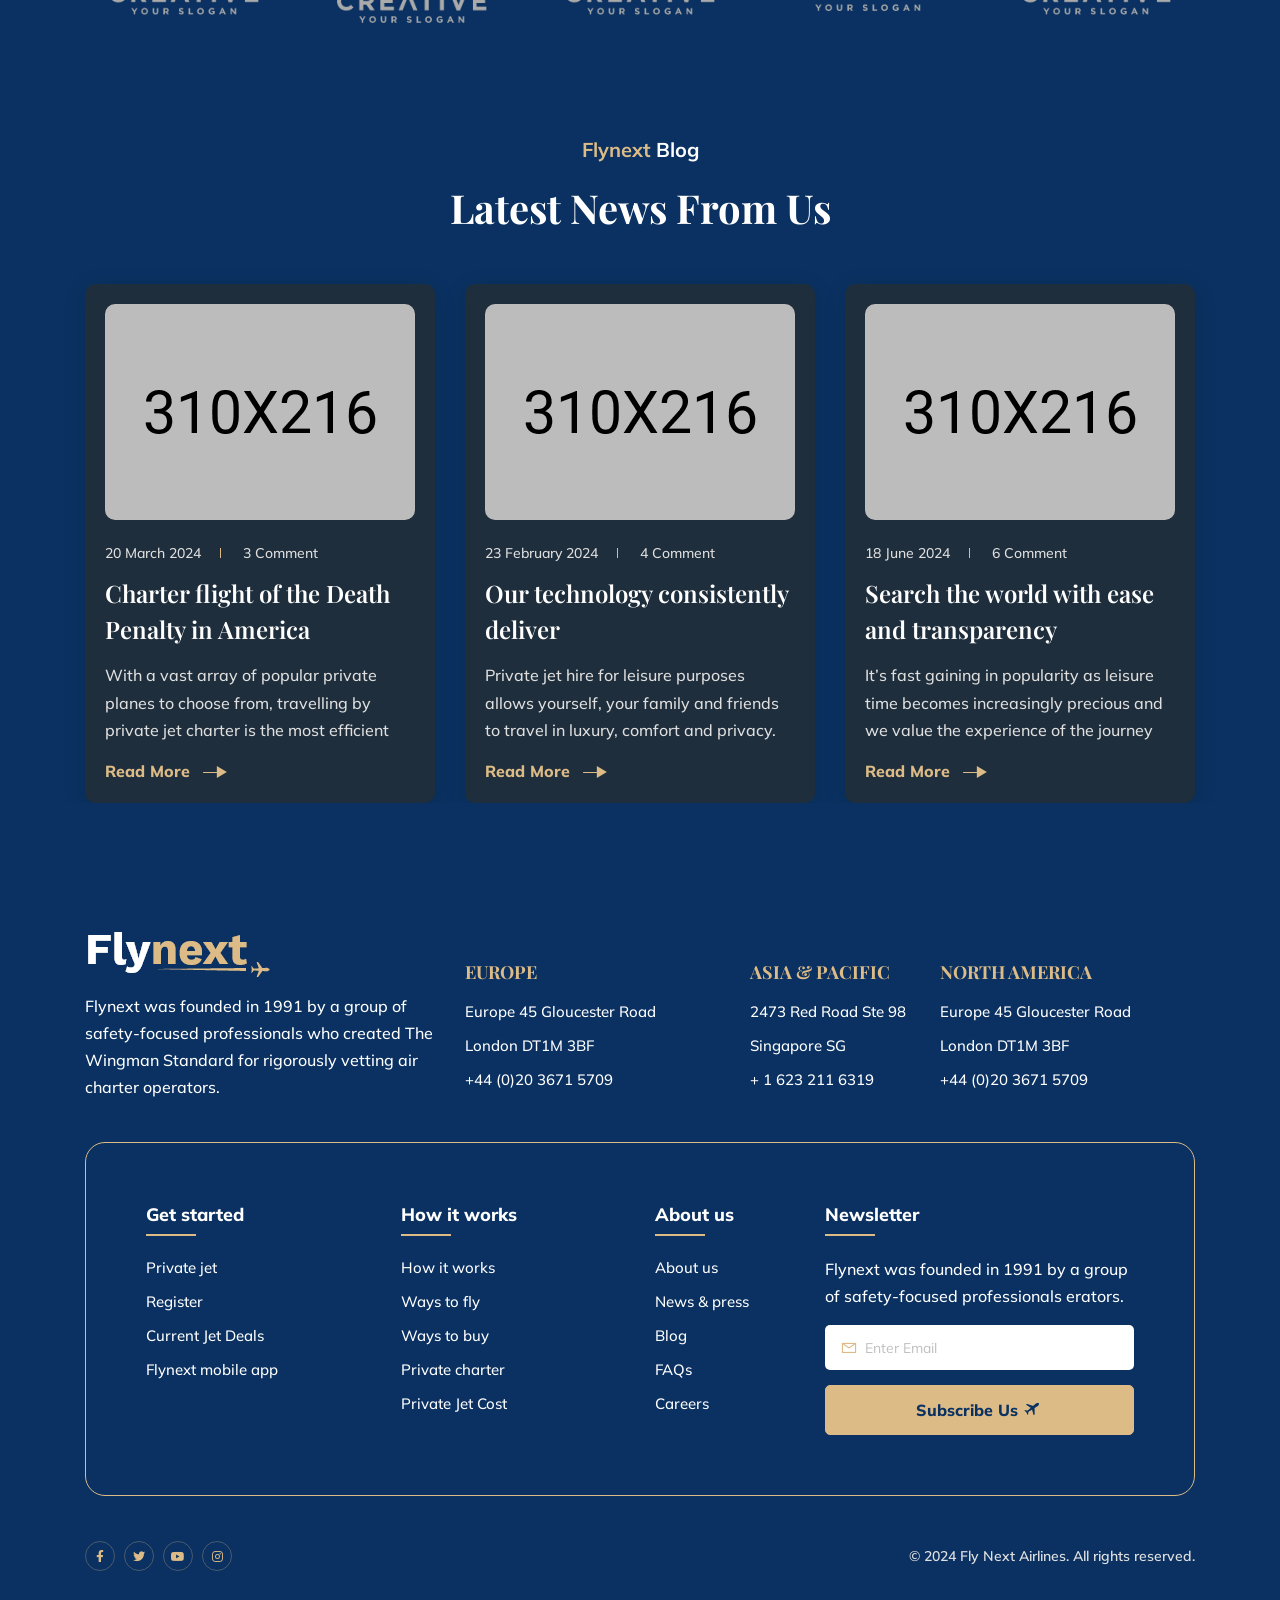
<file: public/template/index-dark.html>
<!DOCTYPE html>
<html lang="en">

<head>
    <meta charset="UTF-8">
    <meta name="viewport" content="width=device-width, initial-scale=1.0">
    <meta http-equiv="X-UA-Compatible" content="ie=edge">
    <title>Charter Flight & Aviation School HTML Template</title>
    <link rel="preconnect" href="https://fonts.googleapis.com">
    <link rel="preconnect" href="https://fonts.gstatic.com" crossorigin>
    <link
        href="https://fonts.googleapis.com/css2?family=Mulish:ital,wght@0,200;0,300;0,400;0,500;0,600;0,700;0,800;0,900;1,200;1,300;1,400;1,500;1,600;1,700;1,800;1,900&family=Playfair+Display:ital,wght@0,400;0,500;0,600;0,700;0,800;0,900;1,400;1,500;1,600;1,700;1,800;1,900&display=swap"
        rel="stylesheet">
    <!-- fontawesome css link -->
    <link rel="stylesheet" href="assets/css/fontawesome-all.min.css">
    <!-- bootstrap css link -->
    <link rel="stylesheet" href="assets/css/bootstrap.min.css">
    <!-- favicon -->
    <link rel="shortcut icon" href="assets/images/fav.png" type="image/x-icon">
    <!-- swipper css link -->
    <link rel="stylesheet" href="assets/css/swiper.min.css">
    <!-- lightcase css links -->
    <link rel="stylesheet" href="assets/css/lightcase.css">
    <!-- odometer css link -->
    <link rel="stylesheet" href="assets/css/odometer.css">
    <!-- line-awesome-icon css -->
    <link rel="stylesheet" href="assets/css/icomoon.css">
    <!-- line-awesome-icon css -->
    <link rel="stylesheet" href="assets/css/line-awesome.min.css">
    <!-- animate.css -->
    <link rel="stylesheet" href="assets/css/animate.css">
    <!-- aos.css -->
    <link rel="stylesheet" href="assets/css/aos.css">
    <!-- nice select css -->
    <link rel="stylesheet" href="assets/css/nice-select.css">
    <!-- main style css link -->
    <link rel="stylesheet" href="assets/css/style.css">
</head>

<body>


    <div class="page-wrapper dark">

        <!--~~~~~~~~~~~~~~~~~~~~~~~~~~~~~~~~~~~~~~~
        Start Preloader
    ~~~~~~~~~~~~~~~~~~~~~~~~~~~~~~~~~~~~~~~~-->
        <div class="preloader">
            <svg class="svg-loader" xmlns="http://www.w3.org/2000/svg" width="230" height="230">
                <path class="loader__path"
                    d="M86.429 40c63.616-20.04 101.511 25.08 107.265 61.93 6.487 41.54-18.593 76.99-50.6 87.643-59.46 19.791-101.262-23.577-107.142-62.616C29.398 83.441 59.945 48.343 86.43 40z"
                    fill="none" stroke="#0099cc" stroke-width="4" stroke-linecap="round" stroke-linejoin="round"
                    stroke-dasharray="10 10 10 10 10 10 10 432" stroke-dashoffset="77" />
                <path class="loader__plane"
                    d="M141.493 37.93c-1.087-.927-2.942-2.002-4.32-2.501-2.259-.824-3.252-.955-9.293-1.172-4.017-.146-5.197-.23-5.47-.37-.766-.407-1.526-1.448-7.114-9.773-4.8-7.145-5.344-7.914-6.327-8.976-1.214-1.306-1.396-1.378-3.79-1.473-1.036-.04-2-.043-2.153-.002-.353.1-.87.586-1 .952-.139.399-.076.71.431 2.22.241.72 1.029 3.386 1.742 5.918 1.644 5.844 2.378 8.343 2.863 9.705.206.601.33 1.1.275 1.125-.24.097-10.56 1.066-11.014 1.032a3.532 3.532 0 0 1-1.002-.276l-.487-.246-2.044-2.613c-2.234-2.87-2.228-2.864-3.35-3.309-.717-.287-2.82-.386-3.276-.163-.457.237-.727.644-.737 1.152-.018.39.167.805 1.916 4.373 1.06 2.166 1.964 4.083 1.998 4.27.04.179.004.521-.076.75-.093.228-1.109 2.064-2.269 4.088-1.921 3.34-2.11 3.711-2.123 4.107-.008.25.061.557.168.725.328.512.72.644 1.966.676 1.32.029 2.352-.236 3.05-.762.222-.171 1.275-1.313 2.412-2.611 1.918-2.185 2.048-2.32 2.45-2.505.241-.111.601-.232.82-.271.267-.058 2.213.201 5.912.8 3.036.48 5.525.894 5.518.914 0 .026-.121.306-.27.638-.54 1.198-1.515 3.842-3.35 9.021-1.029 2.913-2.107 5.897-2.4 6.62-.703 1.748-.725 1.833-.594 2.286.137.46.45.833.872 1.012.41.177 3.823.24 4.37.085.852-.25 1.44-.688 2.312-1.724 1.166-1.39 3.169-3.948 6.771-8.661 5.8-7.583 6.561-8.49 7.387-8.702.233-.065 2.828-.056 5.784.011 5.827.138 6.64.09 8.62-.5 2.24-.67 4.035-1.65 5.517-3.016 1.136-1.054 1.135-1.014.207-1.962-.357-.38-.767-.777-.902-.893z"
                    fill="#000033" /></svg>
        </div>
        <!--~~~~~~~~~~~~~~~~~~~~~~~~~~~~~~~~~~~~~~~
        End Preloader
    ~~~~~~~~~~~~~~~~~~~~~~~~~~~~~~~~~~~~~~~~-->


        <!--~~~~~~~~~~~~~~~~~~~~~~~~~~~~~~~~~~~~~~~
        Start Header
    ~~~~~~~~~~~~~~~~~~~~~~~~~~~~~~~~~~~~~~~~-->
        <header class="header-section header-section-one">
            <div class="header">
                <div class="header-bottom-area">
                    <div class="container-fluid">
                        <div class="header-menu-content">
                            <nav class="navbar navbar-expand-lg p-0">
                                <a class="site-logo site-title" href="index.html"><img src="assets/images/logo.png"
                                        alt="site-logo"></a>
                                <button class="navbar-toggler ml-auto" type="button" data-toggle="collapse"
                                    data-target="#navbarSupportedContent" aria-controls="navbarSupportedContent"
                                    aria-expanded="false" aria-label="Toggle navigation">
                                    <span class="fas fa-bars"></span>
                                </button>
                                <div class="collapse navbar-collapse" id="navbarSupportedContent">
                                    <ul class="navbar-nav main-menu ml-auto">
                                        <li class="menu_has_children"><a href="#0">Home</a>
                                            <ul class="sub-menu">
                                                <li><a href="index.html">Home One</a></li>
                                                <li><a href="index-two.html">Home Two</a></li>
                                                <li><a href="index-dark.html">Home Dark</a></li>
                                            </ul>
                                        </li>
                                        <li><a href="about.html">About Us</a></li>
                                        <li class="menu_has_children"><a href="#0">Pages</a>
                                            <ul class="sub-menu">
                                                <li><a href="service.html">Service</a></li>
                                                <li><a href="service-details.html">Service Details</a></li>
                                                <li><a href="deals.html">Deals</a></li>
                                                <li><a href="deals-details.html">Deals Details</a></li>
                                                <li><a href="package.html">Package</a></li>
                                                <li><a href="package-details.html">Package Details</a></li>
                                                <li><a href="course.html">Our Course</a></li>
                                                <li><a href="course-details.html">Course Details</a></li>
                                                <li><a href="team.html">Our Team</a></li>
                                                <li><a href="team-details.html">Team Details</a></li>
                                                <li><a href="faq.html">FAQ</a></li>
                                                <li><a href="register.html">Sign Up</a></li>
                                                <li><a href="login.html">Sign In</a></li>
                                                <li><a href="404.html">404 Page</a></li>
                                            </ul>
                                        </li>
                                        <li class="menu_has_children"><a href="#0">Blog</a>
                                            <ul class="sub-menu">
                                                <li><a href="blog.html">Blog</a></li>
                                                <li><a href="blog-classic.html">Blog Classic</a></li>
                                                <li><a href="blog-details.html">Blog Details</a></li>
                                            </ul>
                                        </li>
                                        <li><a href="faq.html">Faq</a></li>
                                        <li><a href="contact.html">Contact Us</a></li>
                                    </ul>
                                    <div class="header-right">
                                        <div class="search-bar d-none d-lg-block">
                                            <a href="#0"><i class="fas fa-search"></i></a>
                                            <div class="header-top-search-area">
                                                <form class="header-search-form"
                                                    action="https://gamblingscript.com/search" method="GET">
                                                    <input type="search" name="keyword" id="header_search"
                                                        placeholder="Search Product...">
                                                    <button class="header-search-btn"><i
                                                            class="fas fa-search"></i></button>
                                                </form>
                                            </div>
                                        </div>
                                        <div class="header-action-area">
                                            <a href="service-details.html" class="action-btn two"><i
                                                    class="icon-btn-icon"></i></a>
                                            <div class="header-action">
                                                <a href="service-details.html" class="btn--base"><i
                                                        class="icon-btn-icon"></i> Book Now</a>
                                            </div>
                                        </div>
                                    </div>
                                </div>
                            </nav>
                        </div>
                    </div>
                </div>
            </div>
        </header>
        <!--~~~~~~~~~~~~~~~~~~~~~~~~~~~~~~~~~~~~~~~
        End Header
    ~~~~~~~~~~~~~~~~~~~~~~~~~~~~~~~~~~~~~~~~-->


        <!--~~~~~~~~~~~~~~~~~~~~~~~~~~~~~~~~~~~~~~~
        Start Banner
    ~~~~~~~~~~~~~~~~~~~~~~~~~~~~~~~~~~~~~~~~-->
        <section class="banner-section">
            <div class="banner-element" data-aos="fade-left" data-aos-duration="1200">
                <img src="assets/images/element/element-21.png" alt="element">
            </div>
            <div class="banner-element-two">
                <img src="assets/images/element/element-3.png" alt="element">
            </div>
            <div class="banner-element-three">
                <img src="assets/images/element/element-4.png" alt="element">
            </div>
            <div class="banner-element-four">
                <img src="assets/images/element/element-5.png" alt="element">
            </div>
            <div class="banner-social-area">
                <ul class="banner-social">
                    <li><a href="#0"><i class="fab fa-facebook-f"></i></a></li>
                    <li><a href="#0" class="active"><i class="fab fa-twitter"></i></a></li>
                    <li><a href="#0"><i class="fab fa-youtube"></i></a></li>
                    <li><a href="#0"><i class="fab fa-instagram"></i></a></li>
                </ul>
            </div>
            <div class="container-fluid">
                <div class="row justify-content-center align-items-center mb-30-none">
                    <div class="col-xxl-5 col-xl-6 col-lg-12 mb-30">
                        <div class="banner-content" data-aos="fade-right" data-aos-duration="1800">
                            <span class="sub-title"><span>Fly</span>next</span>
                            <h1 class="title">Book a private jet instantly</h1>
                            <p>Curly Airline proudly raises the bar and exceeds the standard for luxury and corporate
                                private jet charter services. We pride ourselves on offering a professional service.</p>
                            <div class="banner-btn">
                                <a href="package-details.html" class="btn--base"><i
                                        class="fas fa-chevron-right mr-2"></i> Make Your Trip</a>
                                <a href="contact.html" class="btn--base active">Request Quote <i
                                        class="icon-Group-2361 ml-2"></i></a>
                            </div>
                        </div>
                    </div>
                    <div class="col-xxl-7 col-xl-6 col-lg-6 mb-30">
                        <div class="banner-thumb">
                            <img src="assets/images/element/element-2.png" alt="element">
                        </div>
                    </div>
                </div>
            </div>
        </section>
        <!--~~~~~~~~~~~~~~~~~~~~~~~~~~~~~~~~~~~~~~~
        End Banner
    ~~~~~~~~~~~~~~~~~~~~~~~~~~~~~~~~~~~~~~~~-->


        <!--~~~~~~~~~~~~~~~~~~~~~~~~~~~~~~~~~~~~~~~
        Start Scroll-To-Top
    ~~~~~~~~~~~~~~~~~~~~~~~~~~~~~~~~~~~~~~~~-->
        <a href="#" class="scrollToTop">
            <i class="las la-dot-circle"></i>
            <span>Top</span>
        </a>
        <!--~~~~~~~~~~~~~~~~~~~~~~~~~~~~~~~~~~~~~~~
        End Scroll-To-Top
    ~~~~~~~~~~~~~~~~~~~~~~~~~~~~~~~~~~~~~~~~-->


        <!--~~~~~~~~~~~~~~~~~~~~~~~~~~~~~~~~~~~~~~~
        Start Call-widget
    ~~~~~~~~~~~~~~~~~~~~~~~~~~~~~~~~~~~~~~~~-->
        <div class="call-widget-wrapper">
            <button type="button" class="call-widget-btn"><span class="num"><i class="icon-call-icon"></i> +1 814 929
                    4263</span> <span class="arrow"></span></button>
            <div class="call-widget-form-area">
                <form class="book-form">
                    <div class="row justify-content-center mb-20-none">
                        <div class="col-xl-3 col-lg-3 col-md-6 col-sm-6 form-group">
                            <div class="book-select">
                                <label>From</label>
                                <div class="book-form-icon">
                                    <i class="icon-from-airplane"></i>
                                </div>
                                <select class="book-select form--control">
                                    <option value="dhaka" selected>Dhaka</option>
                                    <option value="london">London</option>
                                </select>
                            </div>
                        </div>
                        <div class="col-xl-3 col-lg-3 col-md-6 col-sm-6 form-group">
                            <div class="book-select">
                                <label>To</label>
                                <div class="book-form-icon">
                                    <i class="icon-to-airplane"></i>
                                </div>
                                <select class="book-select form--control">
                                    <option value="london" selected>London</option>
                                    <option value="dhaka">Dhaka</option>
                                </select>
                            </div>
                        </div>
                        <div class="col-xl-3 col-lg-3 col-md-6 col-sm-6 form-group">
                            <div class="book-select">
                                <label>Date</label>
                                <div class="book-form-icon">
                                    <i class="icon-schedule-icon"></i>
                                </div>
                                <select class="book-select form--control">
                                    <option value="25/12/2021" selected>25/12/2021</option>
                                    <option value="30/12/2021">30/12/2021</option>
                                </select>
                            </div>
                        </div>
                        <div class="col-xl-3 col-lg-4 col-md-6 col-sm-6 form-group">
                            <label>Passenger</label>
                            <div class="book-quantity">
                                <div class="book-plus-minus">
                                    <div class="dec qtybutton">-</div>
                                    <input class="book-plus-minus-box qty" type="text" name="qty" value="1" readonly>
                                    <div class="inc qtybutton">+</div>
                                </div>
                            </div>
                        </div>
                        <div class="col-xl-12 form-group">
                            <button type="submit" class="btn--base w-100 mt-10"><i class="icon-btn-icon"></i> Book
                                Now</button>
                        </div>
                    </div>
                </form>
            </div>
        </div>
        <!--~~~~~~~~~~~~~~~~~~~~~~~~~~~~~~~~~~~~~~~
        End Call-widget
    ~~~~~~~~~~~~~~~~~~~~~~~~~~~~~~~~~~~~~~~~-->


        <!--~~~~~~~~~~~~~~~~~~~~~~~~~~~~~~~~~~~~~~~
        Start Overview
    ~~~~~~~~~~~~~~~~~~~~~~~~~~~~~~~~~~~~~~~~-->
        <div class="overview-section pb-120">
            <div class="container-fluid">
                <div class="overview-area">
                    <div class="overview-element" data-aos="fade-up" data-aos-duration="1200">
                        <img src="assets/images/element/element-6.png" alt="element">
                    </div>
                    <div class="overview-tab">
                        <nav>
                            <div class="overview-tab-thumb" data-aos="fade-left" data-aos-duration="1200">
                                <img src="assets/images/overview/overview-2.png" alt="overview">
                                <div class="nav-tab-area">
                                    <div class="nav-tab-header">
                                        <span class="sub-title"><span>#1</span> Private Jet Charter</span>
                                        <h2 class="title">Find the Best Service For You</h2>
                                    </div>
                                    <div class="nav nav-tabs" id="nav-tab" role="tablist">
                                        <button class="nav-link" id="private-jet-tab" data-toggle="tab"
                                            data-target="#private-jet" type="button" role="tab"
                                            aria-controls="private-jet" aria-selected="true"><span>01</span> Private Jet
                                            Charter</button>
                                        <button class="nav-link active" id="business-jet-tab" data-toggle="tab"
                                            data-target="#business-jet" type="button" role="tab"
                                            aria-controls="business-jet" aria-selected="false"><span>02</span> Business
                                            Jet Charter</button>
                                        <button class="nav-link" id="private-helicopter-tab" data-toggle="tab"
                                            data-target="#private-helicopter" type="button" role="tab"
                                            aria-controls="private-helicopter" aria-selected="false"><span>03</span>
                                            Private Helicopter</button>
                                        <button class="nav-link" id="air-ambulance-tab" data-toggle="tab"
                                            data-target="#air-ambulance" type="button" role="tab"
                                            aria-controls="air-ambulance" aria-selected="false"><span>04</span> Air
                                            Ambulance</button>
                                    </div>
                                </div>
                            </div>
                        </nav>
                        <div class="tab-content" id="nav-tabContent" data-aos="fade-right" data-aos-duration="1200">
                            <div class="tab-pane fade" id="private-jet" role="tabpanel"
                                aria-labelledby="private-jet-tab">
                                <div class="overview-item">
                                    <div class="overview-thumb">
                                        <img src="assets/images/overview/overview-1.png" alt="overview">
                                        <div class="overview-thumb-content">
                                            <h3 class="title"><a href="service-details.html">Private Jet Charter</a>
                                            </h3>
                                            <p>Trade crowded airports and wasted time for the ease, comfort, and
                                                convenience of travel by private jet.</p>
                                            <div class="overview-btn">
                                                <a href="service-details.html" class="custom-btn"><i
                                                        class="icon-btn-icon-v2"></i> Book Now</a>
                                            </div>
                                        </div>
                                    </div>
                                </div>
                            </div>
                            <div class="tab-pane fade show active" id="business-jet" role="tabpanel"
                                aria-labelledby="business-jet-tab">
                                <div class="overview-item">
                                    <div class="overview-thumb">
                                        <img src="assets/images/overview/overview-1.png" alt="overview">
                                        <div class="overview-thumb-content">
                                            <h3 class="title"><a href="service-details.html">Business Jet Charter</a>
                                            </h3>
                                            <p>Trade crowded airports and wasted time for the ease, comfort, and
                                                convenience of travel by private jet.</p>
                                            <div class="overview-btn">
                                                <a href="service-details.html" class="custom-btn"><i
                                                        class="icon-btn-icon-v2"></i> Book Now</a>
                                            </div>
                                        </div>
                                    </div>
                                </div>
                            </div>
                            <div class="tab-pane fade" id="private-helicopter" role="tabpanel"
                                aria-labelledby="private-helicopter-tab">
                                <div class="overview-item">
                                    <div class="overview-thumb">
                                        <img src="assets/images/overview/overview-1.png" alt="overview">
                                        <div class="overview-thumb-content">
                                            <h3 class="title"><a href="service-details.html">Private Helicopter</a></h3>
                                            <p>Trade crowded airports and wasted time for the ease, comfort, and
                                                convenience of travel by private jet.</p>
                                            <div class="overview-btn">
                                                <a href="service-details.html" class="custom-btn"><i
                                                        class="icon-btn-icon-v2"></i> Book Now</a>
                                            </div>
                                        </div>
                                    </div>
                                </div>
                            </div>
                            <div class="tab-pane fade" id="air-ambulance" role="tabpanel"
                                aria-labelledby="air-ambulance-tab">
                                <div class="overview-item">
                                    <div class="overview-thumb">
                                        <img src="assets/images/overview/overview-1.png" alt="overview">
                                        <div class="overview-thumb-content">
                                            <h3 class="title"><a href="service-details.html">Air Ambulance</a></h3>
                                            <p>Trade crowded airports and wasted time for the ease, comfort, and
                                                convenience of travel by private jet.</p>
                                            <div class="overview-btn">
                                                <a href="service-details.html" class="custom-btn"><i
                                                        class="icon-btn-icon-v2"></i> Book Now</a>
                                            </div>
                                        </div>
                                    </div>
                                </div>
                            </div>
                        </div>
                    </div>
                </div>
            </div>
        </div>
        <!--~~~~~~~~~~~~~~~~~~~~~~~~~~~~~~~~~~~~~~~
        End Overview
    ~~~~~~~~~~~~~~~~~~~~~~~~~~~~~~~~~~~~~~~~-->


        <!--~~~~~~~~~~~~~~~~~~~~~~~~~~~~~~~~~~~~~~~
        Start About
    ~~~~~~~~~~~~~~~~~~~~~~~~~~~~~~~~~~~~~~~~-->
        <section class="about-section bg-overlay-base ptb-120 bg_img" data-background="assets/images/bg/bg-8.png">
            <div class="container">
                <div class="row justify-content-center mb-30-none">
                    <div class="col-xl-7 col-lg-7 mb-30">
                        <div class="about-content">
                            <span class="sub-title"><span>About</span> Flynext</span>
                            <h2 class="title">Private Jet Charters save your
                                time & give more comfort</h2>
                            <p>Flynext is the only way to fully travel on your terms. Whether it’s accessing a remote
                                destination or taking back control of productivity and flight scheduling</p>
                            <div class="about-book-area">
                                <div class="about-book-element">
                                    <img src="assets/images/element/element-7.png" alt="element">
                                </div>
                                <div class="about-book-left">
                                    <h3 class="call-title">Call for book an order</h3>
                                    <span class="call"><a href="tel:8-800-10-500">8-800-10-500</a></span>
                                </div>
                                <div class="about-book-right">
                                    <a href="#0" class="btn--base"><i class="icon-btn-icon-v2"></i> Book Now</a>
                                </div>
                            </div>
                        </div>
                    </div>
                    <div class="col-xl-5 col-lg-5 mb-30">
                        <div class="about-thumb-video">
                            <div class="video-main">
                                <div class="promo-video">
                                    <div class="waves-block">
                                        <div class="waves wave-1"></div>
                                        <div class="waves wave-2"></div>
                                        <div class="waves wave-3"></div>
                                    </div>
                                </div>
                                <a class="video-icon" data-rel="lightcase:myCollection"
                                    href="https://www.youtube.com/embed/Hw4ctvV25H0">
                                    <i class="las la-play"></i>
                                </a>
                            </div>
                        </div>
                    </div>
                </div>
            </div>
        </section>
        <!--~~~~~~~~~~~~~~~~~~~~~~~~~~~~~~~~~~~~~~~
        End About
    ~~~~~~~~~~~~~~~~~~~~~~~~~~~~~~~~~~~~~~~~-->


        <!--~~~~~~~~~~~~~~~~~~~~~~~~~~~~~~~~~~~~~~~
        Start Feature
    ~~~~~~~~~~~~~~~~~~~~~~~~~~~~~~~~~~~~~~~~-->
        <section class="feature-section page-wrapper-two ptb-120">
            <div class="container">
                <div class="row justify-content-center">
                    <div class="col-xl-12 text-center">
                        <div class="section-header white">
                            <span class="sub-title text-white">Discover <span>Flynext</span> Benefits</span>
                            <h2 class="section-title">Discover Private Jet Benefits</h2>
                        </div>
                    </div>
                </div>
                <div class="feature-area">
                    <div class="row justify-content-center m-0">
                        <div class="col-xl-4 col-lg-4 col-md-6 col-sm-6 p-0">
                            <div class="feature-item">
                                <div class="feature-icon">
                                    <i class="icon-world-svgrepo-com"></i>
                                </div>
                                <div class="feature-content">
                                    <h3 class="title">Luxury & Comfort Travel</h3>
                                    <p>As well as getting to fly to many different destinations as part of their job,
                                        airplane pilots get big discounts on money</p>
                                </div>
                            </div>
                        </div>
                        <div class="col-xl-4 col-lg-4 col-md-6 col-sm-6 p-0">
                            <div class="feature-item">
                                <div class="feature-icon">
                                    <i class="icon-money-svgrepo-com-1"></i>
                                </div>
                                <div class="feature-content">
                                    <h3 class="title">Smart Costing Flight</h3>
                                    <p>Flying should be a pleasure and we’ll make your charter experience as luxurious
                                        and more comfortable as soon as possible.</p>
                                </div>
                            </div>
                        </div>
                        <div class="col-xl-4 col-lg-4 col-md-6 col-sm-6 p-0">
                            <div class="feature-item">
                                <div class="feature-icon">
                                    <i class="icon-briefcase"></i>
                                </div>
                                <div class="feature-content">
                                    <h3 class="title">Career progression</h3>
                                    <p>The first small jet-powered civil aircraft was the Morane-Saulnier MS.760 Paris,
                                        developed privately since 1940s</p>
                                </div>
                            </div>
                        </div>
                        <div class="col-xl-4 col-lg-4 col-md-6 col-sm-6 p-0">
                            <div class="feature-item">
                                <div class="feature-icon">
                                    <i class="icon-note"></i>
                                </div>
                                <div class="feature-content">
                                    <h3 class="title">Flexible Schedule</h3>
                                    <p>Our technology consistently delivers the best pricing for charters – and the
                                        unique ability to buy individual seats all over the world.</p>
                                </div>
                            </div>
                        </div>
                        <div class="col-xl-4 col-lg-4 col-md-6 col-sm-6 p-0">
                            <div class="feature-item">
                                <div class="feature-icon">
                                    <i class="icon-job-announcement"></i>
                                </div>
                                <div class="feature-content">
                                    <h3 class="title">Excellent advantages</h3>
                                    <p>Search the world with ease and transparency.As the only tech-forward private
                                        aviation company, XO is able to bring you</p>
                                </div>
                            </div>
                        </div>
                        <div class="col-xl-4 col-lg-4 col-md-6 col-sm-6 p-0">
                            <div class="feature-item">
                                <div class="feature-icon">
                                    <i class="icon-coolest-job"></i>
                                </div>
                                <div class="feature-content">
                                    <h3 class="title">Coolest Environment</h3>
                                    <p>Charter an entire jet, or offer the seats you don’t need through our app a need
                                        for full or even fractional jet ownership</p>
                                </div>
                            </div>
                        </div>
                    </div>
                </div>
            </div>
        </section>
        <!--~~~~~~~~~~~~~~~~~~~~~~~~~~~~~~~~~~~~~~~
        End Feature
    ~~~~~~~~~~~~~~~~~~~~~~~~~~~~~~~~~~~~~~~~-->


        <!--~~~~~~~~~~~~~~~~~~~~~~~~~~~~~~~~~~~~~~~
        Start Statistics
    ~~~~~~~~~~~~~~~~~~~~~~~~~~~~~~~~~~~~~~~~-->
        <section class="statistics-section">
            <div class="container">
                <div class="statistics-area bg-overlay-black bg_img"
                    data-background="assets/images/element/element-22.png">
                    <div class="row mb-30-none">
                        <div class="col-xl-3 col-lg-3 col-md-6 col-sm-6 mb-30">
                            <div class="statistics-item">
                                <div class="statistics-content">
                                    <div class="odo-area">
                                        <h3 class="odo-title odometer" data-odometer-final="95">0</h3>
                                    </div>
                                    <p>Professional Pilots</p>
                                </div>
                            </div>
                        </div>
                        <div class="col-xl-3 col-lg-3 col-md-6 col-sm-6 mb-30">
                            <div class="statistics-item">
                                <div class="statistics-content">
                                    <div class="odo-area">
                                        <h3 class="odo-title odometer" data-odometer-final="68">0</h3>
                                    </div>
                                    <p>Jet Airplanes</p>
                                </div>
                            </div>
                        </div>
                        <div class="col-xl-3 col-lg-3 col-md-6 col-sm-6 mb-30">
                            <div class="statistics-item">
                                <div class="statistics-content">
                                    <div class="odo-area">
                                        <h3 class="odo-title odometer" data-odometer-final="290">0</h3>
                                    </div>
                                    <p>World Airports</p>
                                </div>
                            </div>
                        </div>
                        <div class="col-xl-3 col-lg-3 col-md-6 col-sm-6 mb-30">
                            <div class="statistics-item">
                                <div class="statistics-content">
                                    <div class="odo-area">
                                        <h3 class="odo-title odometer" data-odometer-final="195">0</h3>
                                    </div>
                                    <p>Directions</p>
                                </div>
                            </div>
                        </div>

                    </div>
                </div>
            </div>
        </section>
        <!--~~~~~~~~~~~~~~~~~~~~~~~~~~~~~~~~~~~~~~~
        End Statistics
    ~~~~~~~~~~~~~~~~~~~~~~~~~~~~~~~~~~~~~~~~-->


        <!--~~~~~~~~~~~~~~~~~~~~~~~~~~~~~~~~~~~~~~~
        Start Charter
    ~~~~~~~~~~~~~~~~~~~~~~~~~~~~~~~~~~~~~~~~-->
        <section class="charter-section pt-120">
            <div class="container">
                <div class="row">
                    <div class="col-xl-12">
                        <div class="section-header-wrapper">
                            <div class="section-header white">
                                <span class="sub-title text--base">Luxury Charters</span>
                                <h2 class="section-title">Luxury Deals For You</h2>
                            </div>
                            <div class="slider-nav-area">
                                <div class="slider-prev">
                                    <i class="fas fa-chevron-left"></i>
                                </div>
                                <div class="slider-next">
                                    <i class="fas fa-chevron-right"></i>
                                </div>
                            </div>
                        </div>
                    </div>
                </div>
                <div class="row justify-content-center">
                    <div class="col-xl-12">
                        <div class="charter-slider">
                            <div class="swiper-wrapper">
                                <div class="swiper-slide">
                                    <div class="charter-item">
                                        <div class="charter-thumb">
                                            <img src="assets/images/charter/charter-1.png" alt="charter">
                                        </div>
                                        <div class="charter-content">
                                            <h3 class="title"><a href="deals-details.html">Private Jet Charter</a></h3>
                                            <span class="sub-title">Legacy 600</span>
                                            <div class="charter-meta">
                                                <span class="seat">8 - 14 Seats</span>
                                                <span class="price">Price: $9,000/ hr</span>
                                            </div>
                                            <div class="charter-btn">
                                                <a href="service-details.html"><i class="icon-btn-icon-v2"></i> Book
                                                    Now</a>
                                            </div>
                                        </div>
                                    </div>
                                </div>
                                <div class="swiper-slide">
                                    <div class="charter-item">
                                        <div class="charter-thumb">
                                            <img src="assets/images/charter/charter-2.png" alt="charter">
                                        </div>
                                        <div class="charter-content">
                                            <h3 class="title"><a href="deals-details.html">Business Jet Charter</a></h3>
                                            <span class="sub-title">Beech BE300 Super King</span>
                                            <div class="charter-meta">
                                                <span class="seat">8 - 14 Seats</span>
                                                <span class="price">Price: $9,000/ hr</span>
                                            </div>
                                            <div class="charter-btn">
                                                <a href="service-details.html"><i class="icon-btn-icon-v2"></i> Book
                                                    Now</a>
                                            </div>
                                        </div>
                                    </div>
                                </div>
                                <div class="swiper-slide">
                                    <div class="charter-item">
                                        <div class="charter-thumb">
                                            <img src="assets/images/charter/charter-3.png" alt="charter">
                                        </div>
                                        <div class="charter-content">
                                            <h3 class="title"><a href="deals-details.html">Private Helicopter</a></h3>
                                            <span class="sub-title">Charter a A500</span>
                                            <div class="charter-meta">
                                                <span class="seat">8 - 14 Seats</span>
                                                <span class="price">Price: $9,000/ hr</span>
                                            </div>
                                            <div class="charter-btn">
                                                <a href="service-details.html"><i class="icon-btn-icon-v2"></i> Book
                                                    Now</a>
                                            </div>
                                        </div>
                                    </div>
                                </div>
                                <div class="swiper-slide">
                                    <div class="charter-item">
                                        <div class="charter-thumb">
                                            <img src="assets/images/charter/charter-4.png" alt="charter">
                                        </div>
                                        <div class="charter-content">
                                            <h3 class="title"><a href="deals-details.html">Air Ambulance</a></h3>
                                            <span class="sub-title">Beech BE300 Super King</span>
                                            <div class="charter-meta">
                                                <span class="seat">8 - 14 Seats</span>
                                                <span class="price">Price: $9,000/ hr</span>
                                            </div>
                                            <div class="charter-btn">
                                                <a href="service-details.html"><i class="icon-btn-icon-v2"></i> Book
                                                    Now</a>
                                            </div>
                                        </div>
                                    </div>
                                </div>
                            </div>
                        </div>
                    </div>
                </div>
            </div>
        </section>
        <!--~~~~~~~~~~~~~~~~~~~~~~~~~~~~~~~~~~~~~~~
        End Charter
    ~~~~~~~~~~~~~~~~~~~~~~~~~~~~~~~~~~~~~~~~-->


        <!--~~~~~~~~~~~~~~~~~~~~~~~~~~~~~~~~~~~~~~~
        Start Book-form
    ~~~~~~~~~~~~~~~~~~~~~~~~~~~~~~~~~~~~~~~~-->
        <section class="book-form-section ptb-120">
            <div class="container">
                <div class="book-form-area bg-overlay-black bg_img" data-background="assets/images/bg/bg-3.png">
                    <div class="row justify-content-center">
                        <div class="col-xl-12 text-center">
                            <div class="section-header white">
                                <span class="sub-title text-white"><span>Flynext</span> Book</span>
                                <h2 class="section-title">Book A Personal Flight</h2>
                            </div>
                            <form class="book-form">
                                <div class="row justify-content-center mb-20-none">
                                    <div class="col-xl-3 col-lg-3 col-md-6 col-sm-6 form-group">
                                        <div class="book-select">
                                            <label>From</label>
                                            <div class="book-form-icon">
                                                <i class="icon-from-airplane"></i>
                                            </div>
                                            <select class="book-select form--control">
                                                <option value="dhaka" selected>Dhaka</option>
                                                <option value="london">London</option>
                                            </select>
                                        </div>
                                    </div>
                                    <div class="col-xl-3 col-lg-3 col-md-6 col-sm-6 form-group">
                                        <div class="book-select">
                                            <label>To</label>
                                            <div class="book-form-icon">
                                                <i class="icon-to-airplane"></i>
                                            </div>
                                            <select class="book-select form--control">
                                                <option value="london" selected>London</option>
                                                <option value="dhaka">Dhaka</option>
                                            </select>
                                        </div>
                                    </div>
                                    <div class="col-xl-3 col-lg-3 col-md-6 col-sm-6 form-group">
                                        <div class="book-select">
                                            <label>Date</label>
                                            <div class="book-form-icon">
                                                <i class="icon-schedule-icon"></i>
                                            </div>
                                            <select class="book-select form--control">
                                                <option value="25/12/2021" selected>25/12/2021</option>
                                                <option value="30/12/2021">30/12/2021</option>
                                            </select>
                                        </div>
                                    </div>
                                    <div class="col-xl-3 col-lg-3 col-md-6 col-sm-6 form-group">
                                        <label>Passenger</label>
                                        <div class="book-quantity">
                                            <div class="book-plus-minus">
                                                <div class="dec qtybutton">-</div>
                                                <input class="book-plus-minus-box qty" type="text" name="qty" value="1"
                                                    readonly>
                                                <div class="inc qtybutton">+</div>
                                            </div>
                                        </div>
                                    </div>
                                    <div class="col-xl-12 form-group">
                                        <button type="submit" class="btn--base ml-auto mr-auto mt-30"><i
                                                class="icon-btn-icon"></i> Book Now</button>
                                    </div>
                                </div>
                            </form>
                        </div>
                    </div>
                </div>
            </div>
        </section>
        <!--~~~~~~~~~~~~~~~~~~~~~~~~~~~~~~~~~~~~~~~
        End Book-form
    ~~~~~~~~~~~~~~~~~~~~~~~~~~~~~~~~~~~~~~~~-->


        <!--~~~~~~~~~~~~~~~~~~~~~~~~~~~~~~~~~~~~~~~
        Start Package
    ~~~~~~~~~~~~~~~~~~~~~~~~~~~~~~~~~~~~~~~~-->
        <section class="package-section section--bg ptb-120">
            <div class="package-element-one">
                <img src="assets/images/element/element-24.png" alt="element">
            </div>
            <div class="package-element-two">
                <img src="assets/images/element/element-1.png" alt="element">
            </div>
            <div class="container">
                <div class="row justify-content-center">
                    <div class="col-xl-12 text-center">
                        <div class="section-header white">
                            <span class="sub-title text-white"><span>Flynext</span> Package</span>
                            <h2 class="section-title">Flynext Tour Packages</h2>
                        </div>
                    </div>
                </div>
                <div class="row justify-content-center">
                    <div class="col-xl-12">
                        <div class="package-slider">
                            <div class="swiper-wrapper">
                                <div class="swiper-slide">
                                    <div class="package-item">
                                        <div class="package-thumb">
                                            <img src="assets/images/package/package-9.png" alt="package">
                                            <div class="package-prize">
                                                <span>$115.00</span>
                                            </div>
                                        </div>
                                        <div class="package-content">
                                            <div class="package-content-header">
                                                <h3 class="title"><a href="package-details.html">Island of the Goods</a>
                                                </h3>
                                            </div>
                                            <div class="package-content-body">
                                                <ul class="package-list">
                                                    <li>Date : Thursday, Nov 4, 2021</li>
                                                    <li>Person : 2 Adults</li>
                                                </ul>
                                                <div class="package-content-footer">
                                                    <div class="package-btn">
                                                        <a href="service-details.html" class="custom-btn"><i
                                                                class="icon-btn-icon-v2 mr-2"></i> Book Now</a>
                                                    </div>
                                                    <div class="package-video">
                                                        <a data-rel="lightcase:myCollection"
                                                            href="https://www.youtube.com/embed/Hw4ctvV25H0">
                                                            <img src="assets/images/icon/icon-17.png" alt="icon">
                                                        </a>
                                                    </div>
                                                </div>
                                            </div>
                                        </div>
                                    </div>
                                </div>
                                <div class="swiper-slide">
                                    <div class="package-item">
                                        <div class="package-thumb">
                                            <img src="assets/images/package/package-10.png" alt="package">
                                            <div class="package-prize">
                                                <span>$110.00</span>
                                            </div>
                                        </div>
                                        <div class="package-content">
                                            <div class="package-content-header">
                                                <h3 class="title"><a href="package-details.html">City of the Goods</a>
                                                </h3>
                                            </div>
                                            <div class="package-content-body">
                                                <ul class="package-list">
                                                    <li>Date : Friday, Dec 7, 2021</li>
                                                    <li>Person : 3 Adults</li>
                                                </ul>
                                                <div class="package-content-footer">
                                                    <div class="package-btn">
                                                        <a href="service-details.html" class="custom-btn"><i
                                                                class="icon-btn-icon-v2 mr-2"></i> Book Now</a>
                                                    </div>
                                                    <div class="package-video">
                                                        <a data-rel="lightcase:myCollection"
                                                            href="https://www.youtube.com/embed/Hw4ctvV25H0">
                                                            <img src="assets/images/icon/icon-17.png" alt="icon">
                                                        </a>
                                                    </div>
                                                </div>
                                            </div>
                                        </div>
                                    </div>
                                </div>
                                <div class="swiper-slide">
                                    <div class="package-item">
                                        <div class="package-thumb">
                                            <img src="assets/images/package/package-11.png" alt="package">
                                            <div class="package-prize">
                                                <span>$120.00</span>
                                            </div>
                                        </div>
                                        <div class="package-content">
                                            <div class="package-content-header">
                                                <h3 class="title"><a href="package-details.html">Desert of the Goods</a>
                                                </h3>
                                            </div>
                                            <div class="package-content-body">
                                                <ul class="package-list">
                                                    <li>Date : Sunday, Sep 3, 2021</li>
                                                    <li>Person : 4 Adults</li>
                                                </ul>
                                                <div class="package-content-footer">
                                                    <div class="package-btn">
                                                        <a href="service-details.html" class="custom-btn"><i
                                                                class="icon-btn-icon-v2 mr-2"></i> Book Now</a>
                                                    </div>
                                                    <div class="package-video">
                                                        <a data-rel="lightcase:myCollection"
                                                            href="https://www.youtube.com/embed/Hw4ctvV25H0">
                                                            <img src="assets/images/icon/icon-17.png" alt="icon">
                                                        </a>
                                                    </div>
                                                </div>
                                            </div>
                                        </div>
                                    </div>
                                </div>
                            </div>
                            <div class="slider-prev">
                                <i class="fas fa-chevron-left"></i>
                            </div>
                            <div class="slider-next">
                                <i class="fas fa-chevron-right"></i>
                            </div>
                        </div>
                    </div>
                </div>
            </div>
        </section>
        <!--~~~~~~~~~~~~~~~~~~~~~~~~~~~~~~~~~~~~~~~
        End Package
    ~~~~~~~~~~~~~~~~~~~~~~~~~~~~~~~~~~~~~~~~-->


        <!--~~~~~~~~~~~~~~~~~~~~~~~~~~~~~~~~~~~~~~~
        Start Client
    ~~~~~~~~~~~~~~~~~~~~~~~~~~~~~~~~~~~~~~~~-->
        <section class="client-section pt-120">
            <div class="container">
                <div class="row justify-content-center">
                    <div class="col-xl-12 text-center">
                        <div class="section-header white" data-aos="fade-up" data-aos-duration="1200">
                            <span class="sub-title text-white"><span>Flynext</span> Testimonial</span>
                            <h2 class="section-title">Our Customer Feedback</h2>
                        </div>
                    </div>
                </div>
                <div class="client-area">
                    <div class="row justify-content-center align-items-end mb-30-none">
                        <div class="col-xl-8 col-lg-8 col-md-6 mb-30">
                            <div class="client-slider-wrapper">
                                <div class="client-slider" data-aos="fade-right" data-aos-duration="1200">
                                    <div class="swiper-wrapper">
                                        <div class="swiper-slide">
                                            <div class="client-item">
                                                <div class="client-header">
                                                    <div class="client-quote">
                                                        <img src="assets/images/client/quote.png" alt="client">
                                                    </div>
                                                    <div class="client-thumb">
                                                        <img src="assets/images/client/client-3.png" alt="client">
                                                    </div>
                                                </div>
                                                <div class="client-content">
                                                    <p>We teach martial arts because we love it — not because we want to
                                                        make money on you.</p>
                                                </div>
                                                <div class="client-footer">
                                                    <div class="client-footer-left">
                                                        <h4 class="title"><a href="#0">Randall Schwartz</a></h4>
                                                        <span class="sub-title">Sr. Consultant</span>
                                                    </div>
                                                    <div class="client-footer-right">
                                                        <span class="ratings">
                                                            <i class="fas fa-star"></i>
                                                            <i class="fas fa-star"></i>
                                                            <i class="fas fa-star"></i>
                                                            <i class="fas fa-star"></i>
                                                            <i class="fas fa-star active"></i>
                                                        </span>
                                                    </div>
                                                </div>
                                            </div>
                                        </div>
                                        <div class="swiper-slide">
                                            <div class="client-item">
                                                <div class="client-header">
                                                    <div class="client-quote">
                                                        <img src="assets/images/client/quote.png" alt="client">
                                                    </div>
                                                    <div class="client-thumb">
                                                        <img src="assets/images/client/client-4.png" alt="client">
                                                    </div>
                                                </div>
                                                <div class="client-content">
                                                    <p>We teach martial arts because we love it — not because we want to
                                                        make money on you.</p>
                                                </div>
                                                <div class="client-footer">
                                                    <div class="client-footer-left">
                                                        <h4 class="title">Andru Smith</h4>
                                                        <span class="sub-title">Marketing Manager</span>
                                                    </div>
                                                    <div class="client-footer-right">
                                                        <span class="ratings">
                                                            <i class="fas fa-star"></i>
                                                            <i class="fas fa-star"></i>
                                                            <i class="fas fa-star"></i>
                                                            <i class="fas fa-star"></i>
                                                            <i class="fas fa-star active"></i>
                                                        </span>
                                                    </div>
                                                </div>
                                            </div>
                                        </div>
                                    </div>
                                </div>
                            </div>
                        </div>
                        <div class="col-xl-4 col-lg-4 col-md-6 mb-30">
                            <div class="client-right-thumb" data-aos="fade-left" data-aos-duration="1200">
                                <img src="assets/images/client/client-big.png" alt="client">
                                <div class="client-thumb-overlay">
                                    <div class="video-main">
                                        <div class="promo-video">
                                            <div class="waves-block">
                                                <div class="waves wave-1"></div>
                                                <div class="waves wave-2"></div>
                                                <div class="waves wave-3"></div>
                                            </div>
                                        </div>
                                        <a class="video-icon" data-rel="lightcase:myCollection"
                                            href="https://www.youtube.com/embed/Hw4ctvV25H0">
                                            <i class="las la-play"></i>
                                        </a>
                                    </div>
                                </div>
                            </div>
                        </div>
                    </div>
                </div>
            </div>
        </section>
        <!--~~~~~~~~~~~~~~~~~~~~~~~~~~~~~~~~~~~~~~~
        End Client
    ~~~~~~~~~~~~~~~~~~~~~~~~~~~~~~~~~~~~~~~~-->


        <!--~~~~~~~~~~~~~~~~~~~~~~~~~~~~~~~~~~~~~~~
        Start Brand
    ~~~~~~~~~~~~~~~~~~~~~~~~~~~~~~~~~~~~~~~~-->
        <div class="brand-section pt-120">
            <div class="container">
                <div class="row justify-content-center mt-10-none mb-10-none">
                    <div class="col-xl-12 text-center">
                        <div class="brand-slider">
                            <div class="swiper-wrapper">
                                <div class="swiper-slide">
                                    <div class="brand-item">
                                        <img src="assets/images/brand/brand-1.png" alt="brand">
                                    </div>
                                </div>
                                <div class="swiper-slide">
                                    <div class="brand-item">
                                        <img src="assets/images/brand/brand-2.png" alt="brand">
                                    </div>
                                </div>
                                <div class="swiper-slide">
                                    <div class="brand-item">
                                        <img src="assets/images/brand/brand-3.png" alt="brand">
                                    </div>
                                </div>
                                <div class="swiper-slide">
                                    <div class="brand-item">
                                        <img src="assets/images/brand/brand-4.png" alt="brand">
                                    </div>
                                </div>
                                <div class="swiper-slide">
                                    <div class="brand-item">
                                        <img src="assets/images/brand/brand-5.png" alt="brand">
                                    </div>
                                </div>
                            </div>
                        </div>
                    </div>
                </div>
            </div>
        </div>
        <!--~~~~~~~~~~~~~~~~~~~~~~~~~~~~~~~~~~~~~~~
        End Brand
    ~~~~~~~~~~~~~~~~~~~~~~~~~~~~~~~~~~~~~~~~-->


        <!--~~~~~~~~~~~~~~~~~~~~~~~~~~~~~~~~~~~~~~~
        Start Blog
    ~~~~~~~~~~~~~~~~~~~~~~~~~~~~~~~~~~~~~~~~-->
        <section class="blog-section pt-120">
            <div class="container">
                <div class="row justify-content-center">
                    <div class="col-xl-12 text-center">
                        <div class="section-header white">
                            <span class="sub-title text-white"><span>Flynext</span> Blog</span>
                            <h2 class="section-title">Latest News From Us</h2>
                        </div>
                    </div>
                </div>
                <div class="row justify-content-center mb-30-none">
                    <div class="col-xl-4 col-lg-4 col-md-6 col-sm-6 mb-30">
                        <div class="blog-item">
                            <div class="blog-thumb">
                                <img src="assets/images/blog/blog-1.png" alt="blog">
                            </div>
                            <div class="blog-content">
                                <div class="blog-post-meta">
                                    <span class="date">20 March 2024</span>
                                    <span class="comment">3 Comment</span>
                                </div>
                                <h3 class="title"><a href="blog-details.html">Charter flight of the Death Penalty in
                                        America</a></h3>
                                <p>With a vast array of popular private planes to choose from, travelling by private jet
                                    charter is the most efficient</p>
                                <div class="blog-btn">
                                    <a href="blog-details.html">Read More <i class="icon-Group-2361 ml-2"></i></a>
                                </div>
                            </div>
                        </div>
                    </div>
                    <div class="col-xl-4 col-lg-4 col-md-6 col-sm-6 mb-30">
                        <div class="blog-item">
                            <div class="blog-thumb">
                                <img src="assets/images/blog/blog-2.png" alt="blog">
                            </div>
                            <div class="blog-content">
                                <div class="blog-post-meta">
                                    <span class="date">23 February 2024</span>
                                    <span class="comment">4 Comment</span>
                                </div>
                                <h3 class="title"><a href="blog-details.html">Our technology consistently deliver</a>
                                </h3>
                                <p>Private jet hire for leisure purposes allows yourself, your family and friends to
                                    travel in luxury, comfort and privacy. </p>
                                <div class="blog-btn">
                                    <a href="blog-details.html">Read More <i class="icon-Group-2361 ml-2"></i></a>
                                </div>
                            </div>
                        </div>
                    </div>
                    <div class="col-xl-4 col-lg-4 col-md-6 col-sm-6 mb-30">
                        <div class="blog-item">
                            <div class="blog-thumb">
                                <img src="assets/images/blog/blog-3.png" alt="blog">
                            </div>
                            <div class="blog-content">
                                <div class="blog-post-meta">
                                    <span class="date">18 June 2024</span>
                                    <span class="comment">6 Comment</span>
                                </div>
                                <h3 class="title"><a href="blog-details.html">Search the world with ease and
                                        transparency</a></h3>
                                <p>It’s fast gaining in popularity as leisure time becomes increasingly precious and we
                                    value the experience of the journey</p>
                                <div class="blog-btn">
                                    <a href="blog-details.html">Read More <i class="icon-Group-2361 ml-2"></i></a>
                                </div>
                            </div>
                        </div>
                    </div>
                </div>
            </div>
        </section>
        <!--~~~~~~~~~~~~~~~~~~~~~~~~~~~~~~~~~~~~~~~
        End Blog
    ~~~~~~~~~~~~~~~~~~~~~~~~~~~~~~~~~~~~~~~~-->


        <!--~~~~~~~~~~~~~~~~~~~~~~~~~~~~~~~~~~~~~~~
        Start Footer
    ~~~~~~~~~~~~~~~~~~~~~~~~~~~~~~~~~~~~~~~~-->
        <footer class="footer-section section--bg pt-120">
            <div class="footer-element" data-aos="fade-left" data-aos-duration="1200">
                <img src="assets/images/element/element-1.png" alt="element">
            </div>
            <div class="container">
                <div class="footer-top-area">
                    <div class="row align-items-end mb-30-none">
                        <div class="col-xl-4 col-lg-3 col-md-6 mb-30">
                            <div class="footer-widget">
                                <div class="footer-logo">
                                    <a class="site-logo site-title" href="index.html"><img src="assets/images/logo.png"
                                            alt="site-logo"></a>
                                </div>
                                <p>Flynext was founded in 1991 by a group of safety-focused professionals who created
                                    The Wingman Standard for rigorously vetting air charter operators.</p>
                            </div>
                        </div>
                        <div class="col-xl-3 col-lg-3 col-md-6 mb-30">
                            <div class="footer-widget">
                                <h4 class="widget-title">EUROPE</h4>
                                <ul class="footer-list">
                                    <li><a href="#0">Europe 45 Gloucester Road</a></li>
                                    <li><a href="#0">London DT1M 3BF</a></li>
                                    <li><a href="#0">+44 (0)20 3671 5709</a></li>
                                </ul>
                            </div>
                        </div>
                        <div class="col-xl-2 col-lg-3 col-md-6 mb-30">
                            <div class="footer-widget">
                                <h4 class="widget-title">ASIA & PACIFIC</h4>
                                <ul class="footer-list">
                                    <li><a href="#0">2473 Red Road Ste 98</a></li>
                                    <li><a href="#0">Singapore SG</a></li>
                                    <li><a href="#0">+ 1 623 211 6319</a></li>
                                </ul>
                            </div>
                        </div>
                        <div class="col-xl-3 col-lg-3 col-md-6 mb-30">
                            <div class="footer-widget">
                                <h4 class="widget-title">NORTH AMERICA</h4>
                                <ul class="footer-list">
                                    <li><a href="#0">Europe 45 Gloucester Road</a></li>
                                    <li><a href="#0">London DT1M 3BF</a></li>
                                    <li><a href="#0">+44 (0)20 3671 5709</a></li>
                                </ul>
                            </div>
                        </div>
                    </div>
                </div>
                <div class="footer-bottom-area">
                    <div class="row mb-30-none">
                        <div class="col-xl-3 col-lg-3 col-md-6 mb-30">
                            <div class="footer-widget">
                                <h4 class="title">Get started</h4>
                                <ul class="footer-list">
                                    <li><a href="#0">Private jet</a></li>
                                    <li><a href="#0">Register</a></li>
                                    <li><a href="#0">Current Jet Deals</a></li>
                                    <li><a href="#0">Flynext mobile app</a></li>
                                </ul>
                            </div>
                        </div>
                        <div class="col-xl-3 col-lg-3 col-md-6 mb-30">
                            <div class="footer-widget">
                                <h4 class="title">How it works</h4>
                                <ul class="footer-list">
                                    <li><a href="#0">How it works</a></li>
                                    <li><a href="#0">Ways to fly</a></li>
                                    <li><a href="#0">Ways to buy</a></li>
                                    <li><a href="#0">Private charter</a></li>
                                    <li><a href="#0">Private Jet Cost</a></li>
                                </ul>
                            </div>
                        </div>
                        <div class="col-xl-2 col-lg-2 col-md-6 mb-30">
                            <div class="footer-widget">
                                <h4 class="title">About us</h4>
                                <ul class="footer-list">
                                    <li><a href="#0">About us</a></li>
                                    <li><a href="#0">News & press</a></li>
                                    <li><a href="#0">Blog</a></li>
                                    <li><a href="#0">FAQs</a></li>
                                    <li><a href="#0">Careers</a></li>
                                </ul>
                            </div>
                        </div>
                        <div class="col-xl-4 col-lg-4 col-md-6 mb-30">
                            <div class="footer-widget">
                                <h4 class="title">Newsletter</h4>
                                <p>Flynext was founded in 1991 by a group of safety-focused professionals erators.</p>
                                <form class="subscribe-form">
                                    <label class="subscribe-icon"><i class="las la-envelope"></i></label>
                                    <input type="email" class="form--control" placeholder="Enter Email">
                                    <button type="submit" class="btn--base">Subscribe Us <i
                                            class="icon-btn-icon ml-1"></i></button>
                                </form>
                            </div>
                        </div>
                    </div>
                </div>
                <div class="copyright-area">
                    <div class="social-area">
                        <ul class="footer-social">
                            <li><a href="#0"><i class="fab fa-facebook-f"></i></a></li>
                            <li><a href="#0" class="active"><i class="fab fa-twitter"></i></a></li>
                            <li><a href="#0"><i class="fab fa-youtube"></i></a></li>
                            <li><a href="#0"><i class="fab fa-instagram"></i></a></li>
                        </ul>
                    </div>
                    <p>© 2024 Fly Next Airlines. All rights reserved.</p>
                </div>
            </div>
        </footer>
        <!--~~~~~~~~~~~~~~~~~~~~~~~~~~~~~~~~~~~~~~~
        End Footer
    ~~~~~~~~~~~~~~~~~~~~~~~~~~~~~~~~~~~~~~~~-->
    </div>




    <!-- jquery -->
    <script src="assets/js/jquery.js"></script>
    <!-- bootstrap js -->
    <script src="assets/js/bootstrap.min.js"></script>
    <!-- swipper js -->
    <script src="assets/js/swiper.min.js"></script>
    <!-- lightcase js-->
    <script src="assets/js/lightcase.js"></script>
    <!-- odometer js -->
    <script src="assets/js/odometer.min.js"></script>
    <!-- viewport js -->
    <script src="assets/js/viewport.jquery.js"></script>
    <!-- progress js -->
    <script src="assets/js/circle-progress.min.js"></script>
    <!-- aos js file -->
    <script src="assets/js/aos.js"></script>
    <!-- nice select js -->
    <script src="assets/js/jquery.nice-select.js"></script>
    <!-- main -->
    <script src="assets/js/main.js"></script>


</body>

</html>
</file>
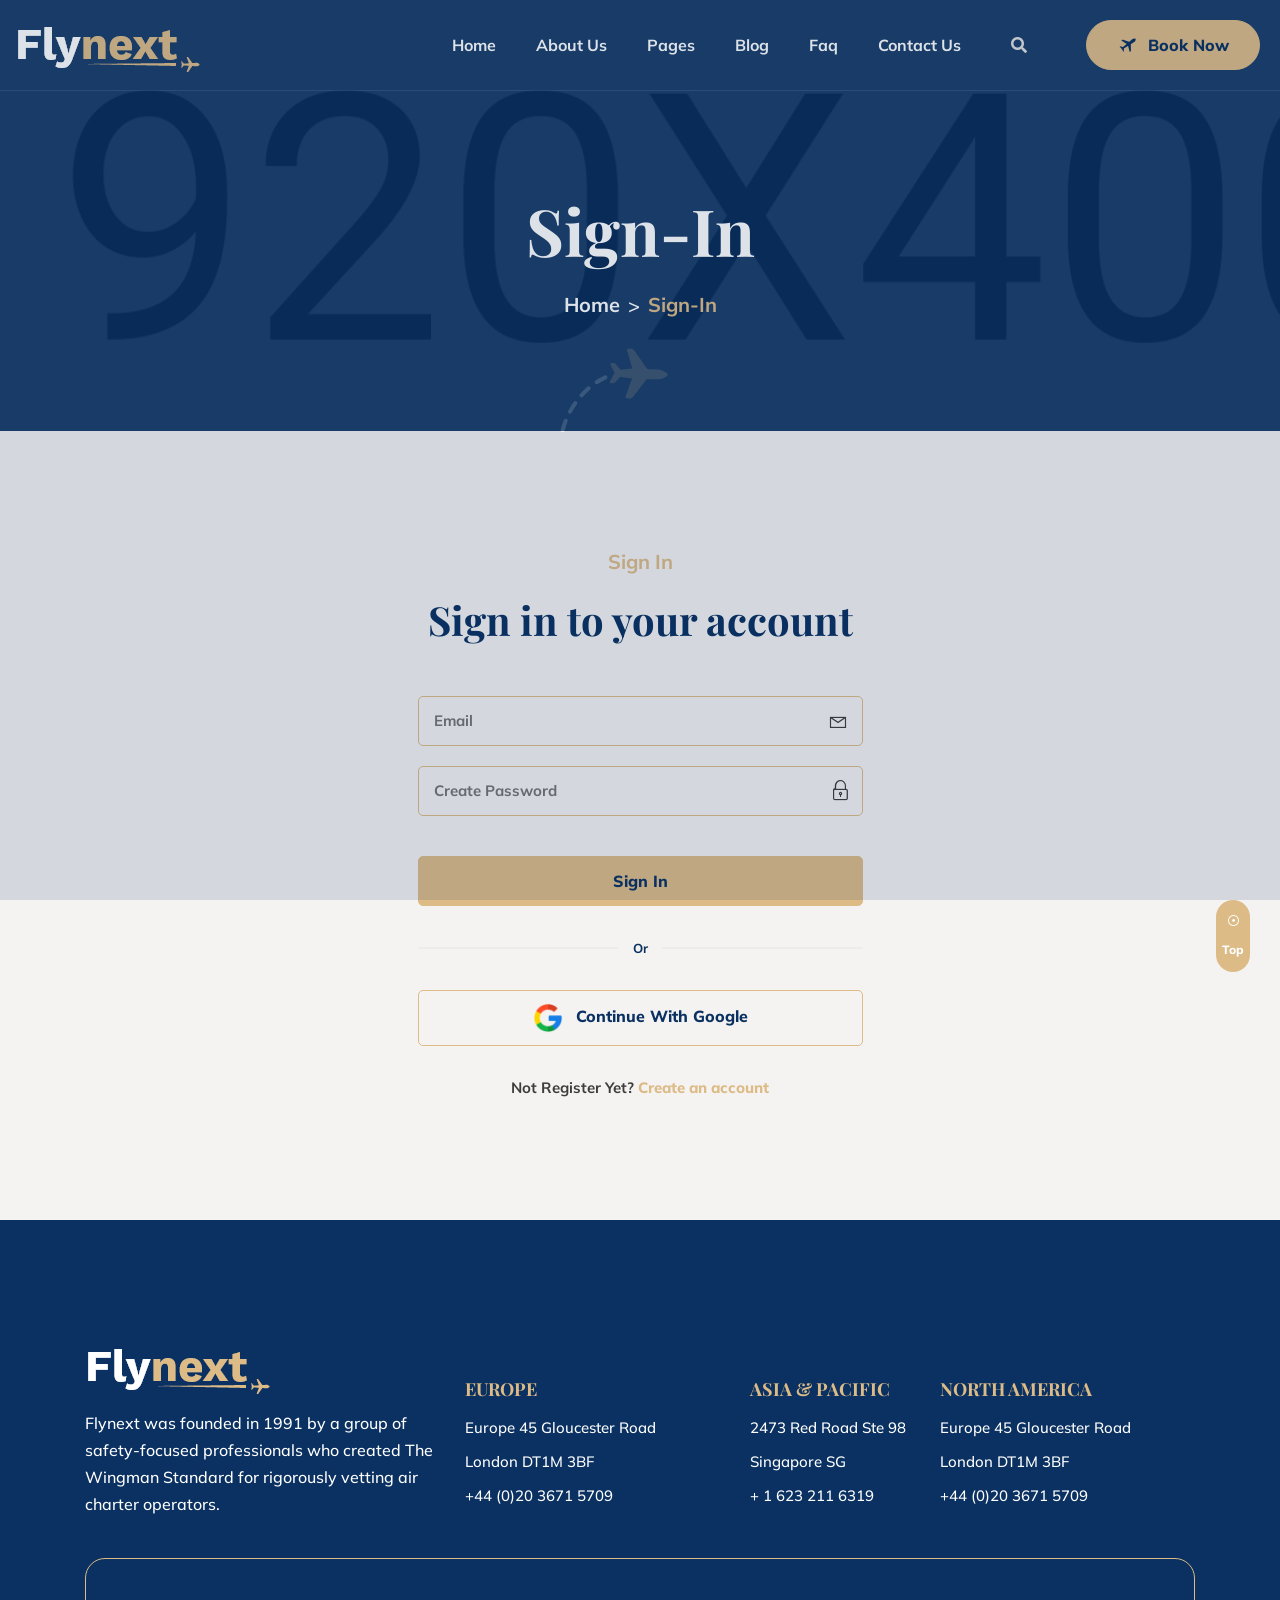
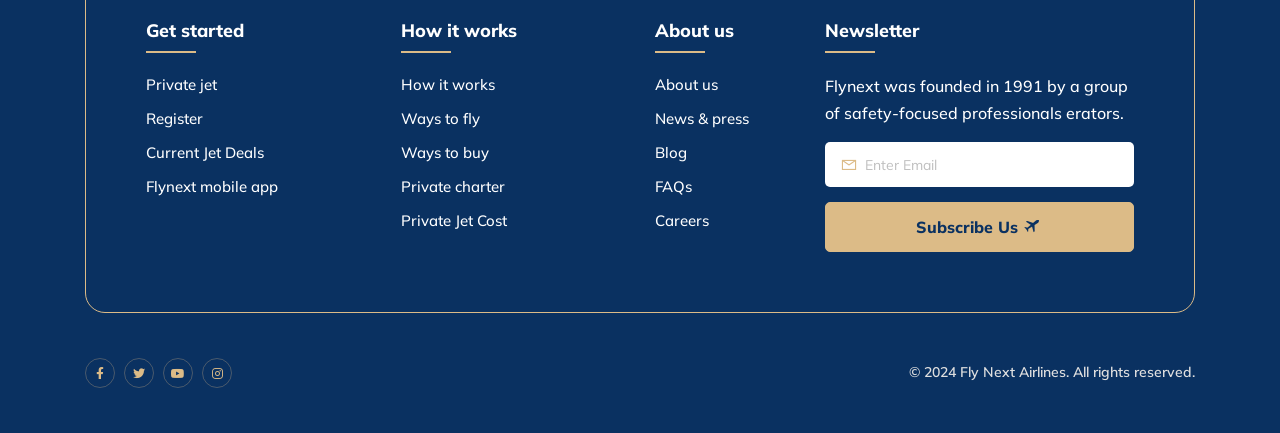
<file: public/template/login.html>
<!DOCTYPE html>
<html lang="en">

<head>
    <meta charset="UTF-8">
    <meta name="viewport" content="width=device-width, initial-scale=1.0">
    <meta http-equiv="X-UA-Compatible" content="ie=edge">
    <title>Charter Flight & Aviation School HTML Template</title>
    <link rel="preconnect" href="https://fonts.googleapis.com">
    <link rel="preconnect" href="https://fonts.gstatic.com" crossorigin>
    <link
        href="https://fonts.googleapis.com/css2?family=Mulish:ital,wght@0,200;0,300;0,400;0,500;0,600;0,700;0,800;0,900;1,200;1,300;1,400;1,500;1,600;1,700;1,800;1,900&family=Playfair+Display:ital,wght@0,400;0,500;0,600;0,700;0,800;0,900;1,400;1,500;1,600;1,700;1,800;1,900&display=swap"
        rel="stylesheet">
    <!-- fontawesome css link -->
    <link rel="stylesheet" href="assets/css/fontawesome-all.min.css">
    <!-- bootstrap css link -->
    <link rel="stylesheet" href="assets/css/bootstrap.min.css">
    <!-- favicon -->
    <link rel="shortcut icon" href="assets/images/fav.png" type="image/x-icon">
    <!-- swipper css link -->
    <link rel="stylesheet" href="assets/css/swiper.min.css">
    <!-- lightcase css links -->
    <link rel="stylesheet" href="assets/css/lightcase.css">
    <!-- odometer css link -->
    <link rel="stylesheet" href="assets/css/odometer.css">
    <!-- line-awesome-icon css -->
    <link rel="stylesheet" href="assets/css/icomoon.css">
    <!-- line-awesome-icon css -->
    <link rel="stylesheet" href="assets/css/line-awesome.min.css">
    <!-- animate.css -->
    <link rel="stylesheet" href="assets/css/animate.css">
    <!-- aos.css -->
    <link rel="stylesheet" href="assets/css/aos.css">
    <!-- nice select css -->
    <link rel="stylesheet" href="assets/css/nice-select.css">
    <!-- main style css link -->
    <link rel="stylesheet" href="assets/css/style.css">
</head>

<body>


    <div class="page-wrapper">

        <!--~~~~~~~~~~~~~~~~~~~~~~~~~~~~~~~~~~~~~~~
        Start Preloader
    ~~~~~~~~~~~~~~~~~~~~~~~~~~~~~~~~~~~~~~~~-->
        <div class="preloader">
            <svg class="svg-loader" xmlns="http://www.w3.org/2000/svg" width="230" height="230">
                <path class="loader__path"
                    d="M86.429 40c63.616-20.04 101.511 25.08 107.265 61.93 6.487 41.54-18.593 76.99-50.6 87.643-59.46 19.791-101.262-23.577-107.142-62.616C29.398 83.441 59.945 48.343 86.43 40z"
                    fill="none" stroke="#0099cc" stroke-width="4" stroke-linecap="round" stroke-linejoin="round"
                    stroke-dasharray="10 10 10 10 10 10 10 432" stroke-dashoffset="77" />
                <path class="loader__plane"
                    d="M141.493 37.93c-1.087-.927-2.942-2.002-4.32-2.501-2.259-.824-3.252-.955-9.293-1.172-4.017-.146-5.197-.23-5.47-.37-.766-.407-1.526-1.448-7.114-9.773-4.8-7.145-5.344-7.914-6.327-8.976-1.214-1.306-1.396-1.378-3.79-1.473-1.036-.04-2-.043-2.153-.002-.353.1-.87.586-1 .952-.139.399-.076.71.431 2.22.241.72 1.029 3.386 1.742 5.918 1.644 5.844 2.378 8.343 2.863 9.705.206.601.33 1.1.275 1.125-.24.097-10.56 1.066-11.014 1.032a3.532 3.532 0 0 1-1.002-.276l-.487-.246-2.044-2.613c-2.234-2.87-2.228-2.864-3.35-3.309-.717-.287-2.82-.386-3.276-.163-.457.237-.727.644-.737 1.152-.018.39.167.805 1.916 4.373 1.06 2.166 1.964 4.083 1.998 4.27.04.179.004.521-.076.75-.093.228-1.109 2.064-2.269 4.088-1.921 3.34-2.11 3.711-2.123 4.107-.008.25.061.557.168.725.328.512.72.644 1.966.676 1.32.029 2.352-.236 3.05-.762.222-.171 1.275-1.313 2.412-2.611 1.918-2.185 2.048-2.32 2.45-2.505.241-.111.601-.232.82-.271.267-.058 2.213.201 5.912.8 3.036.48 5.525.894 5.518.914 0 .026-.121.306-.27.638-.54 1.198-1.515 3.842-3.35 9.021-1.029 2.913-2.107 5.897-2.4 6.62-.703 1.748-.725 1.833-.594 2.286.137.46.45.833.872 1.012.41.177 3.823.24 4.37.085.852-.25 1.44-.688 2.312-1.724 1.166-1.39 3.169-3.948 6.771-8.661 5.8-7.583 6.561-8.49 7.387-8.702.233-.065 2.828-.056 5.784.011 5.827.138 6.64.09 8.62-.5 2.24-.67 4.035-1.65 5.517-3.016 1.136-1.054 1.135-1.014.207-1.962-.357-.38-.767-.777-.902-.893z"
                    fill="#000033" /></svg>
        </div>
        <!--~~~~~~~~~~~~~~~~~~~~~~~~~~~~~~~~~~~~~~~
        End Preloader
    ~~~~~~~~~~~~~~~~~~~~~~~~~~~~~~~~~~~~~~~~-->


        <!--~~~~~~~~~~~~~~~~~~~~~~~~~~~~~~~~~~~~~~~
        Start Header
    ~~~~~~~~~~~~~~~~~~~~~~~~~~~~~~~~~~~~~~~~-->
        <header class="header-section header-section-one header-two">
            <div class="header">
                <div class="header-bottom-area">
                    <div class="container-fluid">
                        <div class="header-menu-content">
                            <nav class="navbar navbar-expand-lg p-0">
                                <a class="site-logo site-title" href="index.html"><img src="assets/images/logo.png"
                                        alt="site-logo"></a>
                                <button class="navbar-toggler ml-auto" type="button" data-toggle="collapse"
                                    data-target="#navbarSupportedContent" aria-controls="navbarSupportedContent"
                                    aria-expanded="false" aria-label="Toggle navigation">
                                    <span class="fas fa-bars"></span>
                                </button>
                                <div class="collapse navbar-collapse" id="navbarSupportedContent">
                                    <ul class="navbar-nav main-menu ml-auto">
                                        <li class="menu_has_children"><a href="#0">Home</a>
                                            <ul class="sub-menu">
                                                <li><a href="index.html">Home One</a></li>
                                                <li><a href="index-two.html">Home Two</a></li>
                                                <li><a href="index-dark.html">Home Dark</a></li>
                                            </ul>
                                        </li>
                                        <li><a href="about.html">About Us</a></li>
                                        <li class="menu_has_children"><a href="#0">Pages</a>
                                            <ul class="sub-menu">
                                                <li><a href="service.html">Service</a></li>
                                                <li><a href="service-details.html">Service Details</a></li>
                                                <li><a href="deals.html">Deals</a></li>
                                                <li><a href="deals-details.html">Deals Details</a></li>
                                                <li><a href="package.html">Package</a></li>
                                                <li><a href="package-details.html">Package Details</a></li>
                                                <li><a href="course.html">Our Course</a></li>
                                                <li><a href="course-details.html">Course Details</a></li>
                                                <li><a href="team.html">Our Team</a></li>
                                                <li><a href="team-details.html">Team Details</a></li>
                                                <li><a href="faq.html">FAQ</a></li>
                                                <li><a href="register.html">Sign Up</a></li>
                                                <li><a href="login.html">Sign In</a></li>
                                                <li><a href="404.html">404 Page</a></li>
                                            </ul>
                                        </li>
                                        <li class="menu_has_children"><a href="#0">Blog</a>
                                            <ul class="sub-menu">
                                                <li><a href="blog.html">Blog</a></li>
                                                <li><a href="blog-classic.html">Blog Classic</a></li>
                                                <li><a href="blog-details.html">Blog Details</a></li>
                                            </ul>
                                        </li>
                                        <li><a href="faq.html">Faq</a></li>
                                        <li><a href="contact.html">Contact Us</a></li>
                                    </ul>
                                    <div class="header-right">
                                        <div class="search-bar d-none d-lg-block">
                                            <a href="#0"><i class="fas fa-search"></i></a>
                                            <div class="header-top-search-area">
                                                <form class="header-search-form"
                                                    action="https://gamblingscript.com/search" method="GET">
                                                    <input type="search" name="keyword" id="header_search"
                                                        placeholder="Search Product...">
                                                    <button class="header-search-btn"><i
                                                            class="fas fa-search"></i></button>
                                                </form>
                                            </div>
                                        </div>
                                        <div class="header-action-area">
                                            <a href="service-details.html" class="action-btn two"><i
                                                    class="icon-btn-icon"></i></a>
                                            <div class="header-action">
                                                <a href="service-details.html" class="btn--base"><i
                                                        class="icon-btn-icon"></i> Book Now</a>
                                            </div>
                                        </div>
                                    </div>
                                </div>
                            </nav>
                        </div>
                    </div>
                </div>
            </div>
        </header>
        <!--~~~~~~~~~~~~~~~~~~~~~~~~~~~~~~~~~~~~~~~
        End Header
    ~~~~~~~~~~~~~~~~~~~~~~~~~~~~~~~~~~~~~~~~-->


        <!--~~~~~~~~~~~~~~~~~~~~~~~~~~~~~~~~~~~~~~~
        Start Banner
    ~~~~~~~~~~~~~~~~~~~~~~~~~~~~~~~~~~~~~~~~-->
        <section class="banner-section inner-banner-section bg-overlay-black bg_img"
            data-background="assets/images/bg/inner-bg.png">
            <div class="container-fluid">
                <div class="row justify-content-center align-items-center">
                    <div class="col-xl-12 text-center">
                        <div class="banner-content">
                            <h1 class="title">Sign-In</h1>
                            <div class="breadcrumb-area">
                                <nav aria-label="breadcrumb">
                                    <ol class="breadcrumb">
                                        <li class="breadcrumb-item"><a href="index.html">Home</a></li>
                                        <li class="breadcrumb-item active" aria-current="page">Sign-In</li>
                                    </ol>
                                </nav>
                            </div>
                        </div>
                    </div>
                </div>
            </div>
        </section>
        <!--~~~~~~~~~~~~~~~~~~~~~~~~~~~~~~~~~~~~~~~
        End Banner
    ~~~~~~~~~~~~~~~~~~~~~~~~~~~~~~~~~~~~~~~~-->


        <!--~~~~~~~~~~~~~~~~~~~~~~~~~~~~~~~~~~~~~~~
        Start Scroll-To-Top
    ~~~~~~~~~~~~~~~~~~~~~~~~~~~~~~~~~~~~~~~~-->
        <a href="#" class="scrollToTop">
            <i class="las la-dot-circle"></i>
            <span>Top</span>
        </a>
        <!--~~~~~~~~~~~~~~~~~~~~~~~~~~~~~~~~~~~~~~~
        End Scroll-To-Top
    ~~~~~~~~~~~~~~~~~~~~~~~~~~~~~~~~~~~~~~~~-->


        <!--~~~~~~~~~~~~~~~~~~~~~~~~~~~~~~~~~~~~~~~
        Start Account
    ~~~~~~~~~~~~~~~~~~~~~~~~~~~~~~~~~~~~~~~~-->
        <section class="account-section bg--gray ptb-120">
            <div class="container">
                <div class="row justify-content-center">
                    <div class="col-xl-12 text-center">
                        <div class="section-header">
                            <span class="sub-title"><span>Sign In</span></span>
                            <h2 class="section-title">Sign in to your account</h2>
                        </div>
                    </div>
                </div>
                <div class="row justify-content-center">
                    <div class="col-xl-5 col-lg-6">
                        <div class="account-form-area">
                            <form class="account-form">
                                <div class="row mb-10-none">
                                    <div class="col-xl-12 form-group">
                                        <label class="icon"><i class="las la-envelope"></i></label>
                                        <input type="email" class="form--control" name="email" placeholder="Email"
                                            required>
                                    </div>
                                    <div class="col-xl-12 form-group">
                                        <label class="icon"><i class="icon-Create_Password_icone"></i></label>
                                        <input type="password" class="form--control" name="password"
                                            placeholder="Create Password" required>
                                    </div>
                                    <div class="col-lg-12 form-group text-center">
                                        <button type="submit" class="btn--base w-100">Sign In</button>
                                    </div>
                                    <div class="col-lg-12 text-center">
                                        <div class="or mt-10">
                                            <label>Or</label>
                                        </div>
                                    </div>
                                    <div class="col-lg-12 form-group google-submit text-center">
                                        <button type="submit" class="btn--base w-100"><span class="mr-2"><img
                                                    src="assets/images/google.png" alt="google"></span> Continue With
                                            Google</button>
                                    </div>
                                    <div class="col-lg-12 text-center">
                                        <div class="account-item mt-10">
                                            <label>Not Register Yet? <a href="register.html" class="text--base">Create
                                                    an account</a></label>
                                        </div>
                                    </div>
                                </div>
                            </form>
                        </div>
                    </div>
                </div>
            </div>
        </section>
        <!--~~~~~~~~~~~~~~~~~~~~~~~~~~~~~~~~~~~~~~~
        End Account
    ~~~~~~~~~~~~~~~~~~~~~~~~~~~~~~~~~~~~~~~~-->


        <!--~~~~~~~~~~~~~~~~~~~~~~~~~~~~~~~~~~~~~~~
        Start Footer
    ~~~~~~~~~~~~~~~~~~~~~~~~~~~~~~~~~~~~~~~~-->
        <footer class="footer-section section--bg pt-120">
            <div class="footer-element" data-aos="fade-left" data-aos-duration="1200">
                <img src="assets/images/element/element-1.png" alt="element">
            </div>
            <div class="container">
                <div class="footer-top-area">
                    <div class="row align-items-end mb-30-none">
                        <div class="col-xl-4 col-lg-3 col-md-6 mb-30">
                            <div class="footer-widget">
                                <div class="footer-logo">
                                    <a class="site-logo site-title" href="index.html"><img src="assets/images/logo.png"
                                            alt="site-logo"></a>
                                </div>
                                <p>Flynext was founded in 1991 by a group of safety-focused professionals who created
                                    The Wingman Standard for rigorously vetting air charter operators.</p>
                            </div>
                        </div>
                        <div class="col-xl-3 col-lg-3 col-md-6 mb-30">
                            <div class="footer-widget">
                                <h4 class="widget-title">EUROPE</h4>
                                <ul class="footer-list">
                                    <li><a href="#0">Europe 45 Gloucester Road</a></li>
                                    <li><a href="#0">London DT1M 3BF</a></li>
                                    <li><a href="#0">+44 (0)20 3671 5709</a></li>
                                </ul>
                            </div>
                        </div>
                        <div class="col-xl-2 col-lg-3 col-md-6 mb-30">
                            <div class="footer-widget">
                                <h4 class="widget-title">ASIA & PACIFIC</h4>
                                <ul class="footer-list">
                                    <li><a href="#0">2473 Red Road Ste 98</a></li>
                                    <li><a href="#0">Singapore SG</a></li>
                                    <li><a href="#0">+ 1 623 211 6319</a></li>
                                </ul>
                            </div>
                        </div>
                        <div class="col-xl-3 col-lg-3 col-md-6 mb-30">
                            <div class="footer-widget">
                                <h4 class="widget-title">NORTH AMERICA</h4>
                                <ul class="footer-list">
                                    <li><a href="#0">Europe 45 Gloucester Road</a></li>
                                    <li><a href="#0">London DT1M 3BF</a></li>
                                    <li><a href="#0">+44 (0)20 3671 5709</a></li>
                                </ul>
                            </div>
                        </div>
                    </div>
                </div>
                <div class="footer-bottom-area">
                    <div class="row mb-30-none">
                        <div class="col-xl-3 col-lg-3 col-md-6 mb-30">
                            <div class="footer-widget">
                                <h4 class="title">Get started</h4>
                                <ul class="footer-list">
                                    <li><a href="#0">Private jet</a></li>
                                    <li><a href="#0">Register</a></li>
                                    <li><a href="#0">Current Jet Deals</a></li>
                                    <li><a href="#0">Flynext mobile app</a></li>
                                </ul>
                            </div>
                        </div>
                        <div class="col-xl-3 col-lg-3 col-md-6 mb-30">
                            <div class="footer-widget">
                                <h4 class="title">How it works</h4>
                                <ul class="footer-list">
                                    <li><a href="#0">How it works</a></li>
                                    <li><a href="#0">Ways to fly</a></li>
                                    <li><a href="#0">Ways to buy</a></li>
                                    <li><a href="#0">Private charter</a></li>
                                    <li><a href="#0">Private Jet Cost</a></li>
                                </ul>
                            </div>
                        </div>
                        <div class="col-xl-2 col-lg-2 col-md-6 mb-30">
                            <div class="footer-widget">
                                <h4 class="title">About us</h4>
                                <ul class="footer-list">
                                    <li><a href="#0">About us</a></li>
                                    <li><a href="#0">News & press</a></li>
                                    <li><a href="#0">Blog</a></li>
                                    <li><a href="#0">FAQs</a></li>
                                    <li><a href="#0">Careers</a></li>
                                </ul>
                            </div>
                        </div>
                        <div class="col-xl-4 col-lg-4 col-md-6 mb-30">
                            <div class="footer-widget">
                                <h4 class="title">Newsletter</h4>
                                <p>Flynext was founded in 1991 by a group of safety-focused professionals erators.</p>
                                <form class="subscribe-form">
                                    <label class="subscribe-icon"><i class="las la-envelope"></i></label>
                                    <input type="email" class="form--control" placeholder="Enter Email">
                                    <button type="submit" class="btn--base">Subscribe Us <i
                                            class="icon-btn-icon ml-1"></i></button>
                                </form>
                            </div>
                        </div>
                    </div>
                </div>
                <div class="copyright-area">
                    <div class="social-area">
                        <ul class="footer-social">
                            <li><a href="#0"><i class="fab fa-facebook-f"></i></a></li>
                            <li><a href="#0" class="active"><i class="fab fa-twitter"></i></a></li>
                            <li><a href="#0"><i class="fab fa-youtube"></i></a></li>
                            <li><a href="#0"><i class="fab fa-instagram"></i></a></li>
                        </ul>
                    </div>
                    <p>© 2024 Fly Next Airlines. All rights reserved.</p>
                </div>
            </div>
        </footer>
        <!--~~~~~~~~~~~~~~~~~~~~~~~~~~~~~~~~~~~~~~~
        End Footer
    ~~~~~~~~~~~~~~~~~~~~~~~~~~~~~~~~~~~~~~~~-->
    </div>




    <!-- jquery -->
    <script src="assets/js/jquery.js"></script>
    <!-- bootstrap js -->
    <script src="assets/js/bootstrap.min.js"></script>
    <!-- swipper js -->
    <script src="assets/js/swiper.min.js"></script>
    <!-- lightcase js-->
    <script src="assets/js/lightcase.js"></script>
    <!-- odometer js -->
    <script src="assets/js/odometer.min.js"></script>
    <!-- viewport js -->
    <script src="assets/js/viewport.jquery.js"></script>
    <!-- progress js -->
    <script src="assets/js/circle-progress.min.js"></script>
    <!-- aos js file -->
    <script src="assets/js/aos.js"></script>
    <!-- nice select js -->
    <script src="assets/js/jquery.nice-select.js"></script>
    <!-- main -->
    <script src="assets/js/main.js"></script>


</body>

</html>
</file>
<file: public/template/assets/css/lightcase.css>
@font-face {
  font-family: 'lightcase';
  src: url("../fonts/lightcase.eot?55356177");
  src: url("../fonts/lightcase.eot?55356177#iefix") format("embedded-opentype"), url("../fonts/lightcase.woff?55356177") format("woff"), url("../fonts/lightcase.ttf?55356177") format("truetype"), url("../fonts/lightcase.svg?55356177#lightcase") format("svg");
  font-weight: normal;
  font-style: normal;
}
/* line 12, ../scss/components/fonts/_font-lightcase.scss */
[class*='lightcase-icon-']:before {
  font-family: 'lightcase', sans-serif;
  font-style: normal;
  font-weight: normal;
  speak: none;
  display: inline-block;
  text-decoration: inherit;
  width: 1em;
  text-align: center;
  /* For safety - reset parent styles, that can break glyph codes*/
  font-variant: normal;
  text-transform: none;
  /* fix buttons height, for twitter bootstrap */
  line-height: 1em;
  /* Uncomment for 3D effect */
  /* text-shadow: 1px 1px 1px rgba(127, 127, 127, 0.3); */
}

/* Codes */
/* line 35, ../scss/components/fonts/_font-lightcase.scss */
.lightcase-icon-play:before {
  content: '\e800';
}

/* line 36, ../scss/components/fonts/_font-lightcase.scss */
.lightcase-icon-pause:before {
  content: '\e801';
}

/* line 37, ../scss/components/fonts/_font-lightcase.scss */
.lightcase-icon-close:before {
  content: '\e802';
}

/* line 38, ../scss/components/fonts/_font-lightcase.scss */
.lightcase-icon-prev:before {
  content: '\e803';
}

/* line 39, ../scss/components/fonts/_font-lightcase.scss */
.lightcase-icon-next:before {
  content: '\e804';
}

/* line 40, ../scss/components/fonts/_font-lightcase.scss */
.lightcase-icon-spin:before {
  content: '\e805';
}

/**
 * Mixin providing icon defaults to be used on top of font-lightcase.
 *
 * Example usage:
 * @include icon(#e9e9e9)
 */
/**
 * Mixin providing icon defaults including a hover status to be used
 * on top of font-lightcase.
 *
 * Example usage:
 * @include icon-hover(#e9e9e9, #fff)
 */
/**
 * Provides natural content overflow behavior and scrolling support
 * even so for touch devices.
 *
 * Example usage:
 * @include overflow()
 */
/**
 * Neutralizes/resets dimensions including width, height, position as well as margins,
 * paddings and styles. Used to enforce a neutral and unstyled look and behavoir!
 *
 * Example usage:
 * @include clear(true)
 *
 * @param boolean $important
 */
@-webkit-keyframes lightcase-spin {
  0% {
    -webkit-transform: rotate(0deg);
    -moz-transform: rotate(0deg);
    -o-transform: rotate(0deg);
    transform: rotate(0deg);
  }
  100% {
    -webkit-transform: rotate(359deg);
    -moz-transform: rotate(359deg);
    -o-transform: rotate(359deg);
    transform: rotate(359deg);
  }
}
@-moz-keyframes lightcase-spin {
  0% {
    -webkit-transform: rotate(0deg);
    -moz-transform: rotate(0deg);
    -o-transform: rotate(0deg);
    transform: rotate(0deg);
  }
  100% {
    -webkit-transform: rotate(359deg);
    -moz-transform: rotate(359deg);
    -o-transform: rotate(359deg);
    transform: rotate(359deg);
  }
}
@-o-keyframes lightcase-spin {
  0% {
    -webkit-transform: rotate(0deg);
    -moz-transform: rotate(0deg);
    -o-transform: rotate(0deg);
    transform: rotate(0deg);
  }
  100% {
    -webkit-transform: rotate(359deg);
    -moz-transform: rotate(359deg);
    -o-transform: rotate(359deg);
    transform: rotate(359deg);
  }
}
@-ms-keyframes lightcase-spin {
  0% {
    -webkit-transform: rotate(0deg);
    -moz-transform: rotate(0deg);
    -o-transform: rotate(0deg);
    transform: rotate(0deg);
  }
  100% {
    -webkit-transform: rotate(359deg);
    -moz-transform: rotate(359deg);
    -o-transform: rotate(359deg);
    transform: rotate(359deg);
  }
}
@keyframes lightcase-spin {
  0% {
    -webkit-transform: rotate(0deg);
    -moz-transform: rotate(0deg);
    -o-transform: rotate(0deg);
    transform: rotate(0deg);
  }
  100% {
    -webkit-transform: rotate(359deg);
    -moz-transform: rotate(359deg);
    -o-transform: rotate(359deg);
    transform: rotate(359deg);
  }
}
/* line 1, ../scss/components/modules/_case.scss */
#lightcase-case {
  display: none;
  position: fixed;
  z-index: 2002;
  top: 50%;
  left: 50%;
  font-family: arial, sans-serif;
  font-size: 13px;
  line-height: 1.5;
  text-align: left;
  text-shadow: 0 0 10px rgba(0, 0, 0, 0.5);
}
@media screen and (max-width: 640px) {
  /* line 16, ../scss/components/modules/_case.scss */
  html[data-lc-type=inline] #lightcase-case, html[data-lc-type=ajax] #lightcase-case {
    position: fixed !important;
    top: 0 !important;
    left: 0 !important;
    right: 0 !important;
    bottom: 0 !important;
    margin: 0 !important;
    padding: 55px 0 70px 0;
    width: 100% !important;
    height: 100% !important;
    overflow: auto !important;
  }
}

@media screen and (min-width: 641px) {
  /* line 4, ../scss/components/modules/_content.scss */
  html:not([data-lc-type=error]) #lightcase-content {
    position: relative;
    z-index: 1;
    text-shadow: none;
    background-color: #fff;
    -webkit-box-shadow: 0 0 30px rgba(0, 0, 0, 0.5);
    -moz-box-shadow: 0 0 30px rgba(0, 0, 0, 0.5);
    -o-box-shadow: 0 0 30px rgba(0, 0, 0, 0.5);
    box-shadow: 0 0 30px rgba(0, 0, 0, 0.5);
    -webkit-backface-visibility: hidden;
  }
}
@media screen and (min-width: 641px) {
  /* line 23, ../scss/components/modules/_content.scss */
  html[data-lc-type=image] #lightcase-content, html[data-lc-type=video] #lightcase-content {
    background-color: #333;
  }
}
/* line 31, ../scss/components/modules/_content.scss */
html[data-lc-type=inline] #lightcase-content, html[data-lc-type=ajax] #lightcase-content, html[data-lc-type=error] #lightcase-content {
  -webkit-box-shadow: none;
  -moz-box-shadow: none;
  -o-box-shadow: none;
  box-shadow: none;
}
@media screen and (max-width: 640px) {
  /* line 31, ../scss/components/modules/_content.scss */
  html[data-lc-type=inline] #lightcase-content, html[data-lc-type=ajax] #lightcase-content, html[data-lc-type=error] #lightcase-content {
    position: relative !important;
    top: auto !important;
    left: auto !important;
    width: auto !important;
    height: auto !important;
    margin: 0 !important;
    padding: 0 !important;
    border: none !important;
    background: none !important;
  }
}
/* line 43, ../scss/components/modules/_content.scss */
html[data-lc-type=inline] #lightcase-content .lightcase-contentInner, html[data-lc-type=ajax] #lightcase-content .lightcase-contentInner, html[data-lc-type=error] #lightcase-content .lightcase-contentInner {
  -webkit-box-sizing: border-box;
  -moz-box-sizing: border-box;
  -o-box-sizing: border-box;
  box-sizing: border-box;
}
@media screen and (max-width: 640px) {
  /* line 43, ../scss/components/modules/_content.scss */
  html[data-lc-type=inline] #lightcase-content .lightcase-contentInner, html[data-lc-type=ajax] #lightcase-content .lightcase-contentInner, html[data-lc-type=error] #lightcase-content .lightcase-contentInner {
    padding: 15px;
  }
  /* line 52, ../scss/components/modules/_content.scss */
  html[data-lc-type=inline] #lightcase-content .lightcase-contentInner, html[data-lc-type=inline] #lightcase-content .lightcase-contentInner > *, html[data-lc-type=ajax] #lightcase-content .lightcase-contentInner, html[data-lc-type=ajax] #lightcase-content .lightcase-contentInner > *, html[data-lc-type=error] #lightcase-content .lightcase-contentInner, html[data-lc-type=error] #lightcase-content .lightcase-contentInner > * {
    width: 100% !important;
    max-width: none !important;
  }
  /* line 59, ../scss/components/modules/_content.scss */
  html[data-lc-type=inline] #lightcase-content .lightcase-contentInner > *:not(iframe), html[data-lc-type=ajax] #lightcase-content .lightcase-contentInner > *:not(iframe), html[data-lc-type=error] #lightcase-content .lightcase-contentInner > *:not(iframe) {
    height: auto !important;
    max-height: none !important;
  }
}
@media screen and (max-width: 640px) {
  /* line 70, ../scss/components/modules/_content.scss */
  html.lightcase-isMobileDevice[data-lc-type=iframe] #lightcase-content .lightcase-contentInner iframe {
    overflow: auto;
    -webkit-overflow-scrolling: touch;
  }
}
@media screen and (max-width: 640px) and (min-width: 641px) {
  /* line 74, ../scss/components/modules/_content.scss */
  html[data-lc-type=image] #lightcase-content .lightcase-contentInner, html[data-lc-type=video] #lightcase-content .lightcase-contentInner {
    line-height: 0.75;
  }
}

/* line 82, ../scss/components/modules/_content.scss */
html[data-lc-type=image] #lightcase-content .lightcase-contentInner {
  position: relative;
  overflow: hidden !important;
}
@media screen and (max-width: 640px) {
  /* line 91, ../scss/components/modules/_content.scss */
  html[data-lc-type=inline] #lightcase-content .lightcase-contentInner .lightcase-inlineWrap, html[data-lc-type=ajax] #lightcase-content .lightcase-contentInner .lightcase-inlineWrap, html[data-lc-type=error] #lightcase-content .lightcase-contentInner .lightcase-inlineWrap {
    position: relative !important;
    top: auto !important;
    left: auto !important;
    width: auto !important;
    height: auto !important;
    margin: 0 !important;
    padding: 0 !important;
    border: none !important;
    background: none !important;
  }
}
@media screen and (min-width: 641px) {
  /* line 100, ../scss/components/modules/_content.scss */
  html:not([data-lc-type=error]) #lightcase-content .lightcase-contentInner .lightcase-inlineWrap {
    padding: 30px;
    overflow: auto;
    -webkit-box-sizing: border-box;
    -moz-box-sizing: border-box;
    -o-box-sizing: border-box;
    box-sizing: border-box;
  }
}
@media screen and (max-width: 640px) {
  /* line 117, ../scss/components/modules/_content.scss */
  #lightcase-content h1, #lightcase-content h2, #lightcase-content h3, #lightcase-content h4, #lightcase-content h5, #lightcase-content h6, #lightcase-content p {
    color: #aaa;
  }
}
@media screen and (min-width: 641px) {
  /* line 117, ../scss/components/modules/_content.scss */
  #lightcase-content h1, #lightcase-content h2, #lightcase-content h3, #lightcase-content h4, #lightcase-content h5, #lightcase-content h6, #lightcase-content p {
    color: #333;
  }
}

/* line 3, ../scss/components/modules/_error.scss */
#lightcase-case p.lightcase-error {
  margin: 0;
  font-size: 17px;
  text-align: center;
  white-space: nowrap;
  overflow: hidden;
  text-overflow: ellipsis;
  color: #aaa;
}
@media screen and (max-width: 640px) {
  /* line 3, ../scss/components/modules/_error.scss */
  #lightcase-case p.lightcase-error {
    padding: 30px 0;
  }
}
@media screen and (min-width: 641px) {
  /* line 3, ../scss/components/modules/_error.scss */
  #lightcase-case p.lightcase-error {
    padding: 0;
  }
}

/* line 4, ../scss/components/modules/_global.scss */
.lightcase-open body {
  overflow: hidden;
}
/* line 8, ../scss/components/modules/_global.scss */
.lightcase-isMobileDevice .lightcase-open body {
  max-width: 100%;
  max-height: 100%;
}

/* line 1, ../scss/components/modules/_info.scss */
#lightcase-info {
  position: absolute;
  padding-top: 15px;
}
/* line 9, ../scss/components/modules/_info.scss */
#lightcase-info #lightcase-title,
#lightcase-info #lightcase-caption {
  margin: 0;
  padding: 0;
  line-height: 1.5;
  font-weight: normal;
  text-overflow: ellipsis;
}
/* line 19, ../scss/components/modules/_info.scss */
#lightcase-info #lightcase-title {
  font-size: 17px;
  color: #aaa;
}
@media screen and (max-width: 640px) {
  /* line 19, ../scss/components/modules/_info.scss */
  #lightcase-info #lightcase-title {
    position: fixed;
    top: 10px;
    left: 0;
    max-width: 87.5%;
    padding: 5px 15px;
    background: #333;
  }
}
/* line 33, ../scss/components/modules/_info.scss */
#lightcase-info #lightcase-caption {
  clear: both;
  font-size: 13px;
  color: #aaa;
}
/* line 39, ../scss/components/modules/_info.scss */
#lightcase-info #lightcase-sequenceInfo {
  font-size: 11px;
  color: #aaa;
}
@media screen and (max-width: 640px) {
  /* line 45, ../scss/components/modules/_info.scss */
  .lightcase-fullScreenMode #lightcase-info {
    padding-left: 15px;
    padding-right: 15px;
  }
  /* line 51, ../scss/components/modules/_info.scss */
  html:not([data-lc-type=image]):not([data-lc-type=video]):not([data-lc-type=flash]):not([data-lc-type=error]) #lightcase-info {
    position: static;
  }
}

/* line 1, ../scss/components/modules/_loading.scss */
#lightcase-loading {
  position: fixed;
  z-index: 9999;
  width: 1.123em;
  height: auto;
  font-size: 38px;
  line-height: 1;
  text-align: center;
  text-shadow: none;
  position: fixed;
  z-index: 2001;
  top: 50%;
  left: 50%;
  margin-top: -0.5em;
  margin-left: -0.5em;
  opacity: 1;
  font-size: 32px;
  text-shadow: 0 0 15px #fff;
  -moz-transform-origin: 50% 53%;
  -webkit-animation: lightcase-spin 0.5s infinite linear;
  -moz-animation: lightcase-spin 0.5s infinite linear;
  -o-animation: lightcase-spin 0.5s infinite linear;
  animation: lightcase-spin 0.5s infinite linear;
}
/* line 20, ../scss/components/mixins/_presets.scss */
#lightcase-loading, #lightcase-loading:focus {
  text-decoration: none;
  color: #fff;
  -webkit-tap-highlight-color: transparent;
  -webkit-transition: color, opacity, ease-in-out 0.25s;
  -moz-transition: color, opacity, ease-in-out 0.25s;
  -o-transition: color, opacity, ease-in-out 0.25s;
  transition: color, opacity, ease-in-out 0.25s;
}
/* line 32, ../scss/components/mixins/_presets.scss */
#lightcase-loading > span {
  display: inline-block;
  text-indent: -9999px;
}

/* line 2, ../scss/components/modules/_navigation.scss */
a[class*='lightcase-icon-'] {
  position: fixed;
  z-index: 9999;
  width: 1.123em;
  height: auto;
  font-size: 38px;
  line-height: 1;
  text-align: center;
  text-shadow: none;
  outline: none;
  cursor: pointer;
}
/* line 20, ../scss/components/mixins/_presets.scss */
a[class*='lightcase-icon-'], a[class*='lightcase-icon-']:focus {
  text-decoration: none;
  color: rgba(255, 255, 255, 0.6);
  -webkit-tap-highlight-color: transparent;
  -webkit-transition: color, opacity, ease-in-out 0.25s;
  -moz-transition: color, opacity, ease-in-out 0.25s;
  -o-transition: color, opacity, ease-in-out 0.25s;
  transition: color, opacity, ease-in-out 0.25s;
}
/* line 32, ../scss/components/mixins/_presets.scss */
a[class*='lightcase-icon-'] > span {
  display: inline-block;
  text-indent: -9999px;
}
/* line 49, ../scss/components/mixins/_presets.scss */
a[class*='lightcase-icon-']:hover {
  color: white;
  text-shadow: 0 0 15px white;
}
/* line 10, ../scss/components/modules/_navigation.scss */
.lightcase-isMobileDevice a[class*='lightcase-icon-']:hover {
  color: #aaa;
  text-shadow: none;
}
/* line 17, ../scss/components/modules/_navigation.scss */
a[class*='lightcase-icon-'].lightcase-icon-close {
  position: fixed;
  top: 15px;
  right: 15px;
  bottom: auto;
  margin: 0;
  opacity: 0;
  outline: none;
}
/* line 28, ../scss/components/modules/_navigation.scss */
a[class*='lightcase-icon-'].lightcase-icon-prev {
  left: 15px;
}
/* line 33, ../scss/components/modules/_navigation.scss */
a[class*='lightcase-icon-'].lightcase-icon-next {
  right: 15px;
}
/* line 38, ../scss/components/modules/_navigation.scss */
a[class*='lightcase-icon-'].lightcase-icon-pause, a[class*='lightcase-icon-'].lightcase-icon-play {
  left: 50%;
  margin-left: -0.5em;
}
@media screen and (min-width: 641px) {
  /* line 38, ../scss/components/modules/_navigation.scss */
  a[class*='lightcase-icon-'].lightcase-icon-pause, a[class*='lightcase-icon-'].lightcase-icon-play {
    opacity: 0;
  }
}
@media screen and (max-width: 640px) {
  /* line 2, ../scss/components/modules/_navigation.scss */
  a[class*='lightcase-icon-'] {
    bottom: 15px;
    font-size: 24px;
  }
}
@media screen and (min-width: 641px) {
  /* line 2, ../scss/components/modules/_navigation.scss */
  a[class*='lightcase-icon-'] {
    bottom: 50%;
    margin-bottom: -0.5em;
  }
  /* line 57, ../scss/components/modules/_navigation.scss */
  a[class*='lightcase-icon-']:hover, #lightcase-case:hover ~ a[class*='lightcase-icon-'] {
    opacity: 1;
  }
}

/* line 1, ../scss/components/modules/_overlay.scss */
#lightcase-overlay {
  display: none;
  width: 100%;
  min-height: 100%;
  position: fixed;
  z-index: 2000;
  top: -9999px;
  bottom: -9999px;
  left: 0;
  background: #333;
}
@media screen and (max-width: 640px) {
  /* line 1, ../scss/components/modules/_overlay.scss */
  #lightcase-overlay {
    opacity: 1 !important;
  }
}
</file>
<file: public/template/assets/css/odometer.css>
.odometer.odometer-auto-theme, .odometer.odometer-theme-default {
  display: inline-block;
  vertical-align: middle;
  position: relative;
}
.odometer.odometer-auto-theme .odometer-digit, .odometer.odometer-theme-default .odometer-digit {
  display: inline-block;
  vertical-align: middle;
  position: relative;
}
.odometer.odometer-auto-theme .odometer-digit .odometer-digit-spacer, .odometer.odometer-theme-default .odometer-digit .odometer-digit-spacer {
  display: inline-block;
  vertical-align: middle;
  visibility: hidden;
}
.odometer.odometer-auto-theme .odometer-digit .odometer-digit-inner, .odometer.odometer-theme-default .odometer-digit .odometer-digit-inner {
  text-align: left;
  display: block;
  position: absolute;
  top: 0;
  left: 0;
  right: 0;
  bottom: 0;
  overflow: hidden;
}
.odometer.odometer-auto-theme .odometer-digit .odometer-ribbon, .odometer.odometer-theme-default .odometer-digit .odometer-ribbon {
  display: block;
}
.odometer.odometer-auto-theme .odometer-digit .odometer-ribbon-inner, .odometer.odometer-theme-default .odometer-digit .odometer-ribbon-inner {
  display: block;
  -webkit-backface-visibility: hidden;
}
.odometer.odometer-auto-theme .odometer-digit .odometer-value, .odometer.odometer-theme-default .odometer-digit .odometer-value {
  display: block;
  -webkit-transform: translateZ(0);
}
.odometer.odometer-auto-theme .odometer-digit .odometer-value.odometer-last-value, .odometer.odometer-theme-default .odometer-digit .odometer-value.odometer-last-value {
  position: absolute;
}
.odometer.odometer-auto-theme.odometer-animating-up .odometer-ribbon-inner, .odometer.odometer-theme-default.odometer-animating-up .odometer-ribbon-inner {
  -webkit-transition: -webkit-transform 2s;
  -moz-transition: -moz-transform 2s;
  -ms-transition: -ms-transform 2s;
  -o-transition: -o-transform 2s;
  transition: transform 2s;
}
.odometer.odometer-auto-theme.odometer-animating-up.odometer-animating .odometer-ribbon-inner, .odometer.odometer-theme-default.odometer-animating-up.odometer-animating .odometer-ribbon-inner {
  -webkit-transform: translateY(-100%);
  -moz-transform: translateY(-100%);
  -ms-transform: translateY(-100%);
  -o-transform: translateY(-100%);
  transform: translateY(-100%);
}
.odometer.odometer-auto-theme.odometer-animating-down .odometer-ribbon-inner, .odometer.odometer-theme-default.odometer-animating-down .odometer-ribbon-inner {
  -webkit-transform: translateY(-100%);
  -moz-transform: translateY(-100%);
  -ms-transform: translateY(-100%);
  -o-transform: translateY(-100%);
  transform: translateY(-100%);
}
.odometer.odometer-auto-theme.odometer-animating-down.odometer-animating .odometer-ribbon-inner, .odometer.odometer-theme-default.odometer-animating-down.odometer-animating .odometer-ribbon-inner {
  -webkit-transition: -webkit-transform 2s;
  -moz-transition: -moz-transform 2s;
  -ms-transition: -ms-transform 2s;
  -o-transition: -o-transform 2s;
  transition: transform 2s;
  -webkit-transform: translateY(0);
  -moz-transform: translateY(0);
  -ms-transform: translateY(0);
  -o-transform: translateY(0);
  transform: translateY(0);
}

.odometer.odometer-auto-theme, .odometer.odometer-theme-default {
/*  font-family: "Helvetica Neue", sans-serif;*/
  /*line-height: 1.1em;*/
}
.odometer.odometer-auto-theme .odometer-value, .odometer.odometer-theme-default .odometer-value {
  text-align: center;
}
</file>
<file: public/template/assets/css/icomoon.css>
@font-face {
  font-family: 'icomoon';
  src:  url('../fonts/icomoon.eot?4kpdhm');
  src:  url('../fonts/icomoon.eot?4kpdhm#iefix') format('embedded-opentype'),
    url('../fonts/icomoon.ttf?4kpdhm') format('truetype'),
    url('../fonts/icomoon.woff?4kpdhm') format('woff'),
    url('../fonts/icomoon.svg?4kpdhm#icomoon') format('svg');
  font-weight: normal;
  font-style: normal;
  font-display: block;
}

[class^="icon-"], [class*=" icon-"] {
  /* use !important to prevent issues with browser extensions that change fonts */
  font-family: 'icomoon' !important;
  speak: never;
  font-style: normal;
  font-weight: normal;
  font-variant: normal;
  text-transform: none;
  line-height: 1;

  /* Better Font Rendering =========== */
  -webkit-font-smoothing: antialiased;
  -moz-osx-font-smoothing: grayscale;
}

.icon-Group-2361:before {
  content: "\e911";
}
.icon-arrow-right-01:before {
  content: "\e910";
}
.icon-job-announcement:before {
  content: "\e918";
}
.icon-note:before {
  content: "\e919";
}
.icon-money-svgrepo-com-1:before {
  content: "\e91a";
}
.icon-world-svgrepo-com:before {
  content: "\e91b";
}
.icon-briefcase:before {
  content: "\e91c";
}
.icon-coolest-job:before {
  content: "\e91d";
}
.icon-private-helicoopter1:before {
  content: "\e91e";
}
.icon-red-light-svgrepo-com:before {
  content: "\e90b";
}
.icon-from-airplane:before {
  content: "\e900";
}
.icon-quote:before {
  content: "\e901";
}
.icon-to-airplane:before {
  content: "\e902";
}
.icon-air-ambulance:before {
  content: "\e906";
}
.icon-Business-Jet-Charter1:before {
  content: "\e90e";
}
.icon-wifi:before {
  content: "\e912";
}
.icon-title-icon:before {
  content: "\e90f";
}
.icon-Aircraft_Speed:before {
  content: "\e903";
}
.icon-All_-Around_Globe:before {
  content: "\e904";
}
.icon-Anywhere:before {
  content: "\e905";
}
.icon-Arrow_down:before {
  content: "\e907";
}
.icon-Arrow_Left:before {
  content: "\e908";
}
.icon-arrow-left:before {
  content: "\e909";
}
.icon-Benefits-of-Training:before {
  content: "\e90a";
}
.icon-btn-icon:before {
  content: "\e90c";
}
.icon-btn-icon-v2:before {
  content: "\e90d";
}
.icon-Cabin_Comfort:before {
  content: "\e913";
}
.icon-call_icone:before {
  content: "\e914";
}
.icon-call-icon:before {
  content: "\e915";
}
.icon-Create_Password_icone:before {
  content: "\e922";
}
.icon-Date:before {
  content: "\e923";
}
.icon-Direction .path1:before {
  content: "\e924";
}
.icon-Direction .path2:before {
  content: "\e925";
}
.icon-Duration:before {
  content: "\e926";
}
.icon-Experience:before {
  content: "\e92f";
}
.icon-Experienced_Crew:before {
  content: "\e930";
}
.icon-Facebook_icone:before {
  content: "\e931";
}
.icon-Fees_icone:before {
  content: "\e932";
}
.icon-Flexible_private:before {
  content: "\e939";
}
.icon-Group-788:before {
  content: "\e93a";
}
.icon-High-salary--bonus:before {
  content: "\e93b";
}
.icon-Instagram_icone:before {
  content: "\e93d";
}
.icon-Level_iconE:before {
  content: "\e93e";
}
.icon-location-icon:before {
  content: "\e93f";
}
.icon-luxury-icon:before {
  content: "\e940";
}
.icon-mail-icon:before {
  content: "\e941";
}
.icon-massage:before {
  content: "\e942";
}
.icon-Max_Passenger:before {
  content: "\e943";
}
.icon-MAX_RANGE:before {
  content: "\e944";
}
.icon-Memories:before {
  content: "\e945";
}
.icon-minus_icon:before {
  content: "\e946";
}
.icon-Modern_Aircrafts:before {
  content: "\e947";
}
.icon-name_icone:before {
  content: "\e948";
}
.icon-next-icon:before {
  content: "\e949";
}
.icon-Path-960:before {
  content: "\e94a";
}
.icon-Person:before {
  content: "\e94b";
}
.icon-plus_icon:before {
  content: "\e94c";
}
.icon-Private_Jet_Charter:before {
  content: "\e94d";
}
.icon-Producing_Icone:before {
  content: "\e94e";
}
.icon-Quality-Services:before {
  content: "\e94f";
}
.icon-Read_More:before {
  content: "\e950";
}
.icon-safety-icon:before {
  content: "\e951";
}
.icon-schedule-icon:before {
  content: "\e952";
}
.icon-Search:before {
  content: "\e953";
}
.icon-sicial-twitter-icone:before {
  content: "\e954";
}
.icon-Start_From_icone:before {
  content: "\e955";
}
.icon-Tags_menu:before {
  content: "\e956";
}
.icon-Take_off_Distance:before {
  content: "\e957";
}
.icon-Twitter_icone:before {
  content: "\e959";
}
.icon-video-button:before {
  content: "\e95a";
}
</file>
<file: public/template/assets/css/nice-select.css>
.nice-select {
  -webkit-tap-highlight-color: transparent;
  background-color: #fff;
  border-radius: 5px;
  border: solid 1px #e8e8e8;
  box-sizing: border-box;
  clear: both;
  cursor: pointer;
  display: block;
  float: left;
  font-family: inherit;
  font-size: 14px;
  font-weight: normal;
  height: 42px;
  line-height: 40px;
  outline: none;
  padding-left: 18px;
  padding-right: 30px;
  position: relative;
  text-align: left !important;
  -webkit-transition: all 0.2s ease-in-out;
  transition: all 0.2s ease-in-out;
  -webkit-user-select: none;
     -moz-user-select: none;
      -ms-user-select: none;
          user-select: none;
  white-space: nowrap;
  width: auto; }
  .nice-select:hover {
    border-color: #dbdbdb; }
  .nice-select:active, .nice-select.open, .nice-select:focus {
    border-color: #999; }
  .nice-select:after {
    border-bottom: 2px solid #999;
    border-right: 2px solid #999;
    content: '';
    display: block;
    height: 5px;
    margin-top: -4px;
    pointer-events: none;
    position: absolute;
    right: 12px;
    top: 50%;
    -webkit-transform-origin: 66% 66%;
        -ms-transform-origin: 66% 66%;
            transform-origin: 66% 66%;
    -webkit-transform: rotate(45deg);
        -ms-transform: rotate(45deg);
            transform: rotate(45deg);
    -webkit-transition: all 0.15s ease-in-out;
    transition: all 0.15s ease-in-out;
    width: 5px; }
  .nice-select.open:after {
    -webkit-transform: rotate(-135deg);
        -ms-transform: rotate(-135deg);
            transform: rotate(-135deg); }
  .nice-select.open .list {
    opacity: 1;
    pointer-events: auto;
    -webkit-transform: scale(1) translateY(0);
        -ms-transform: scale(1) translateY(0);
            transform: scale(1) translateY(0); }
  .nice-select.disabled {
    border-color: #ededed;
    color: #999;
    pointer-events: none; }
    .nice-select.disabled:after {
      border-color: #cccccc; }
  .nice-select.wide {
    width: 100%; }
    .nice-select.wide .list {
      left: 0 !important;
      right: 0 !important; }
  .nice-select.right {
    float: right; }
    .nice-select.right .list {
      left: auto;
      right: 0; }
  .nice-select.small {
    font-size: 12px;
    height: 36px;
    line-height: 34px; }
    .nice-select.small:after {
      height: 4px;
      width: 4px; }
    .nice-select.small .option {
      line-height: 34px;
      min-height: 34px; }
  .nice-select .list {
    background-color: #fff;
    border-radius: 5px;
    box-shadow: 0 0 0 1px rgba(68, 68, 68, 0.11);
    box-sizing: border-box;
    margin-top: 4px;
    opacity: 0;
    overflow: hidden;
    padding: 0;
    pointer-events: none;
    position: absolute;
    top: 100%;
    left: 0;
    -webkit-transform-origin: 50% 0;
        -ms-transform-origin: 50% 0;
            transform-origin: 50% 0;
    -webkit-transform: scale(0.75) translateY(-21px);
        -ms-transform: scale(0.75) translateY(-21px);
            transform: scale(0.75) translateY(-21px);
    -webkit-transition: all 0.2s cubic-bezier(0.5, 0, 0, 1.25), opacity 0.15s ease-out;
    transition: all 0.2s cubic-bezier(0.5, 0, 0, 1.25), opacity 0.15s ease-out;
    z-index: 9; }
    .nice-select .list:hover .option:not(:hover) {
      background-color: transparent !important; }
  .nice-select .option {
    cursor: pointer;
    font-weight: 400;
    line-height: 40px;
    list-style: none;
    min-height: 40px;
    outline: none;
    padding-left: 18px;
    padding-right: 29px;
    text-align: left;
    -webkit-transition: all 0.2s;
    transition: all 0.2s; }
    .nice-select .option:hover, .nice-select .option.focus, .nice-select .option.selected.focus {
      background-color: #f6f6f6; }
    .nice-select .option.selected {
      font-weight: bold; }
    .nice-select .option.disabled {
      background-color: transparent;
      color: #999;
      cursor: default; }

.no-csspointerevents .nice-select .list {
  display: none; }

.no-csspointerevents .nice-select.open .list {
  display: block; }
</file>
<file: public/template/assets/css/style.css>
@charset "UTF-8";
/*--------------------------------------------------------------
>>> TABLE OF CONTENTS:
----------------------------------------------------------------
# Typography
    [ ## Heading ]
    [ ## Others Typography ]
# Elements
    [ ## Font Size ]
    [ ## Font Weight ]
    [ ## Margin Element ]
    [ ## Padding Element ]
    [ ## Color Element ]
    [ ## Background Element ]
    [ ## Extra Background ]
    [ ## Social Element ]
    [ ## Overlay Element ]
    [ ## Lists ]
    [ ## Post, Page, Comments Table ]
    [ ## Others Element ]
    [ ## Grid Element ]
# Forms
	[ ## Buttons ]
	[ ## Fields ]
# Header Content
	[ ## Preloader ]
	[ ## Header ]
    [ ## Sticky header ]
# layouts
    [ ## Hero Block ]
    [ ## Features ]
    [ ## Team ]
    [ ## Testimonial ]
    [ ## Sections ]
        [ ### Features Block ]
        [ ### Network Location ]
        [ ### Discount Block ]
        [ ### Vission Mission Block ]
        [ ### Work Brand ]
        [ ### Announcement ]
        [ ### Pricing ]
        [ ### Faqs ]
        [ ### Support Ticket ]
        [ ### Call To Action ]
        [ ### Founder Message Block ]
        [ ### Fan Fact Block ]
    [ ## Blog ]
# site content
	[ ## About Page ]
	[ ## Contact Page ]
	[ ## 404 Page ]
	[ ## Registration Page ]
	[ ## Posts and pages ]
	    [ ### Page Title ]
	    [ ### Breadcrumb ]
	    [ ### Page info Content ]
	[ ## Comments ]
	[ ## Widgets ]
	[ ## Widgets Content ]
# Footer
/*--------------------------------------------------------------
# abstracts
--------------------------------------------------------------*/
/*-------------------------------------------------
    [ ### font-variable start ]
*/
/*-------------------------------------------------
    [ ### font-variable end ]
*/
/*-------------------------------------------------
    [ ### font_family-variable start ]
*/
/*-------------------------------------------------
    [ ### font_family-variable end ]
*/
/*-------------------------------------------------
    [ ### font_size-variable start ]
*/
/*-------------------------------------------------
    [ ### font_size-variable end ]
*/
/*-------------------------------------------------
    [ ### line_height-variable start ]
*/
/*-------------------------------------------------
    [ ### line_height-variable start ]
*/
/*-------------------------------------------------
    [ ### initial-color-variable start ]
*/
/*-------------------------------------------------
    [ ### initial-color-variable end ]
*/
/*--------------------------------------------------------------
# base
--------------------------------------------------------------*/
/*-------------------------------------------------
    [ ## reset ]
*/
html {
  font-size: 100%;
  scroll-behavior: smooth;
}

body {
  background-color: white;
  font-family: "Mulish", sans-serif;
  font-size: 16px;
  font-weight: 500;
  line-height: 1.5em;
  color: #3d3d3d;
  overflow-x: hidden;
}
@media only screen and (max-width: 991px) {
  body {
    font-size: 14px;
  }
}

a {
  display: inline-block;
}

ul {
  list-style-type: none;
  padding: 0;
  margin: 0;
}

blockquote {
  margin: 0 0 1.3em;
}

p {
  margin-bottom: 15px;
  line-height: 1.7em;
}
p:last-child {
  margin-bottom: 0px;
}
@media only screen and (max-width: 1199px) {
  p {
    line-height: 1.7em;
  }
}

img {
  max-width: 100%;
  height: auto;
}

button:focus, input[type="button"]:focus, input[type="reset"]:focus, input[type="submit"]:focus,
input:focus,
textarea:focus {
  outline: none;
}

button, input[type="button"], input[type="reset"], input[type="submit"] {
  border: none;
  cursor: pointer;
}

input, textarea {
  padding: 12px 25px;
  width: 100%;
}

span {
  display: inline-block;
}

a, a:focus, a:hover {
  text-decoration: none;
  color: inherit;
}

blockquote {
  background-color: rgba(220, 187, 135, 0.2);
  padding: 40px;
  border-radius: 5px;
  position: relative;
  margin-top: 30px;
}
@media only screen and (max-width: 991px) {
  blockquote {
    padding: 20px;
  }
}
blockquote .quote-content-area {
  width: calc(100% - 50px);
  padding-left: 40px;
}
@media only screen and (max-width: 991px) {
  blockquote .quote-content-area {
    width: 100%;
    padding-left: 0;
    padding-top: 20px;
  }
}
blockquote .quote-content-area span {
  position: relative;
  font-size: 16px;
  font-weight: 700;
  padding-left: 70px;
}
blockquote .quote-content-area span::before {
  position: absolute;
  content: '';
  top: 10px;
  left: 0;
  width: 60px;
  height: 1px;
  background-color: #3d3d3d;
}
@media only screen and (max-width: 991px) {
  blockquote .quote-content-area span {
    font-size: 14px;
  }
}
blockquote .quote-content {
  font-size: 20px !important;
  color: #0A3161;
  font-family: "Playfair Display", sans-serif;
  font-weight: 700;
}
@media only screen and (max-width: 991px) {
  blockquote .quote-content {
    font-size: 16px !important;
  }
}
blockquote .quote-icon {
  font-size: 30px;
  color: #dcbb87;
}
@media only screen and (max-width: 991px) {
  blockquote .quote-icon {
    font-size: 24px;
  }
}

/*-------------------------------------------------
    [ ## padding ]
*/
.pt-10 {
  padding-top: 10px;
}

.pt-20 {
  padding-top: 20px;
}

.pt-30 {
  padding-top: 30px;
}

.pt-40 {
  padding-top: 40px;
}

.pt-50 {
  padding-top: 50px;
}

.pt-60 {
  padding-top: 60px;
}

.pt-80 {
  padding-top: 80px;
}

.pt-100 {
  padding-top: 100px;
}
@media only screen and (max-width: 991px) {
  .pt-100 {
    padding-top: 80px;
  }
}

.pt-120 {
  padding-top: 120px;
}
@media only screen and (max-width: 991px) {
  .pt-120 {
    padding-top: 80px;
  }
}

.pt-150 {
  padding-top: 150px;
}
@media only screen and (max-width: 991px) {
  .pt-150 {
    padding-top: 100px;
  }
}

.pb-10 {
  padding-bottom: 10px;
}

.pb-20 {
  padding-bottom: 20px;
}

.pb-30 {
  padding-bottom: 30px;
}

.pb-40 {
  padding-bottom: 40px;
}

.pb-50 {
  padding-bottom: 50px;
}

.pb-60 {
  padding-bottom: 60px;
}

.pb-80 {
  padding-bottom: 80px;
}

.pb-100 {
  padding-bottom: 100px;
}
@media only screen and (max-width: 991px) {
  .pb-100 {
    padding-bottom: 80px;
  }
}

.pb-120 {
  padding-bottom: 120px;
}
@media only screen and (max-width: 991px) {
  .pb-120 {
    padding-bottom: 80px;
  }
}

.pb-150 {
  padding-bottom: 150px;
}
@media only screen and (max-width: 991px) {
  .pb-150 {
    padding-bottom: 100px;
  }
}

.ptb-10 {
  padding: 10px 0;
}

.ptb-20 {
  padding: 20px 0;
}

.ptb-30 {
  padding: 30px 0;
}

.ptb-40 {
  padding: 40px 0;
}

.ptb-50 {
  padding: 50px 0;
}

.ptb-60 {
  padding: 60px 0;
}

.ptb-80 {
  padding: 80px 0;
}

.ptb-100 {
  padding: 100px 0;
}
@media only screen and (max-width: 991px) {
  .ptb-100 {
    padding: 80px 0;
  }
}

.ptb-120 {
  padding: 120px 0;
}
@media only screen and (max-width: 991px) {
  .ptb-120 {
    padding: 80px 0;
  }
}

.ptb-150 {
  padding: 150px 0;
}
@media only screen and (max-width: 991px) {
  .ptb-150 {
    padding: 100px 0;
  }
}

.mt-10 {
  margin-top: 10px;
}

.mt-20 {
  margin-top: 20px;
}

.mt-30 {
  margin-top: 30px;
}

.mt-40 {
  margin-top: 40px;
}

.mt-50 {
  margin-top: 50px;
}

.mt-60 {
  margin-top: 60px;
}

.mt-80 {
  margin-top: 80px;
}

.mt-100 {
  margin-top: 100px;
}

.mt-120 {
  margin-top: 120px;
}

.mt-150 {
  margin-top: 150px;
}

.mb-10 {
  margin-bottom: 10px;
}

.mb-20 {
  margin-bottom: 20px;
}

.mb-30 {
  margin-bottom: 30px;
}

.mb-40 {
  margin-bottom: 40px;
}

.mb-50 {
  margin-bottom: 50px;
}

.mb-60 {
  margin-bottom: 60px;
}

.mb-80 {
  margin-bottom: 80px;
}
@media only screen and (max-width: 575px) {
  .mb-80 {
    margin-bottom: 40px;
  }
}

.mb-100 {
  margin-bottom: 100px;
}

.mb-120 {
  margin-bottom: 120px;
}

.mb-150 {
  margin-bottom: 150px;
}

.mt-10-none {
  margin-top: -10px;
}

.mt-20-none {
  margin-top: -20px;
}

.mt-30-none {
  margin-top: -30px;
}

.mt-40-none {
  margin-top: -40px;
}

.mt-50-none {
  margin-top: -50px;
}

.mt-60-none {
  margin-top: -60px;
}

.mt-80-none {
  margin-top: -80px;
}

.mt-100-none {
  margin-top: -100px;
}

.mt-120-none {
  margin-top: -120px;
}

.mt-150-none {
  margin-top: -150px;
}

.mb-10-none {
  margin-bottom: -10px;
}

.mb-20-none {
  margin-bottom: -20px;
}

.mb-30-none {
  margin-bottom: -30px;
}

.mb-40-none {
  margin-bottom: -40px;
}

.mb-50-none {
  margin-bottom: -50px;
}

.mb-60-none {
  margin-bottom: -60px;
}

.mb-80-none {
  margin-bottom: -80px;
}
@media only screen and (max-width: 575px) {
  .mb-80-none {
    margin-bottom: -40px;
  }
}

.mb-100-none {
  margin-bottom: -100px;
}

.mb-120-none {
  margin-bottom: -120px;
}

.mb-150-none {
  margin-bottom: -150px;
}

/*-------------------------------------------------
    [ ## color ]
*/
.bg--primary {
  background-color: #7367f0 !important;
}

.bg--secondary {
  background-color: #dcbb87;
}

.bg--success {
  background-color: #28c76f;
}

.bg--danger {
  background-color: #ea5455;
}

.bg--warning {
  background-color: #ff9f43;
}

.bg--info {
  background-color: #1e9ff2;
}

.bg--dark {
  background-color: #10163A;
}

.bg--base {
  background-color: #dcbb87 !important;
}

.text--primary {
  color: #7367f0;
}

.text--secondary {
  color: #dcbb87;
}

.text--success {
  color: #28c76f;
}

.text--danger {
  color: #ea5455;
}

.text--warning {
  color: #ff9f43;
}

.text--info {
  color: #1e9ff2;
}

.text--dark {
  color: #10163A;
}

.text--base {
  color: #dcbb87 !important;
}

.border--primary {
  border: #7367f0;
}

.border--secondary {
  border: 1px solid #dcbb87;
}

.border--success {
  border: 1px solid #28c76f;
}

.border--danger {
  border: 1px solid #ea5455;
}

.border--warning {
  border: 1px solid #ff9f43;
}

.border--info {
  border: 1px solid #1e9ff2;
}

.border--dark {
  border: 1px solid #10163A;
}

.border--base {
  border: 1px solid #e5e5e5 !important;
}

.section--bg {
  background-color: #0A3161 !important;
}

.bg--gray {
  background-color: #f5f3f1;
}

.border--rounded {
  border-radius: 3px !important;
}

.border--capsule {
  border-radius: 100px;
}

.box-shadow {
  box-shadow: 0 2px 8px 0 rgba(0, 0, 0, 0.08);
}

.dark {
  background-color: #0A3161;
}

/*-------------------------------------------------
    [ ## scrollbar ]
*/
*::-webkit-scrollbar-track {
  -webkit-box-shadow: inset -5px -5px 8px -1px rgba(255, 255, 255, 0.7), 5px 5px 8px -1px rgba(0, 0, 0, 0.065);
  box-shadow: inset -5px -5px 8px -1px rgba(255, 255, 255, 0.7), 5px 5px 8px -1px rgba(0, 0, 0, 0.065);
  background-color: #f5f3f1;
}

*::-webkit-scrollbar {
  width: 6px;
  background-color: #f5f3f1;
}

*::-webkit-scrollbar-button {
  background-color: #dcbb87;
}

*::-webkit-scrollbar-thumb {
  background-color: #dcbb87;
}

/*-------------------------------------------------
    [ ## scrollToTop ]
*/
.scrollToTop {
  position: fixed;
  bottom: 0;
  right: 30px;
  padding: 10px 6px;
  background: #dcbb87;
  font-weight: 800;
  color: white;
  font-size: 12px;
  text-align: center;
  border-radius: 25px;
  z-index: 99;
  cursor: pointer;
  transition: all 1s;
  transform: translateY(100%);
}
.scrollToTop i {
  -webkit-animation: scroll-down 2s infinite;
  -moz-animation: scroll-down 2s infinite;
  -o-animation: scroll-down 2s infinite;
  animation: scroll-down 2s infinite;
  font-size: 15px;
  margin-bottom: 10px;
}
.scrollToTop span {
  display: block;
}

.scrollToTop.active {
  bottom: 30px;
  transform: translateY(0%);
}
@media only screen and (max-width: 1270px) {
  .scrollToTop.active {
    bottom: 80px;
  }
}

.scrollToTop:hover, .scrollToTop:focus {
  color: white;
}

/*-------------------------------------------------
    [ ## call-widget ]
*/
.call-widget-wrapper {
  position: fixed;
  z-index: 99;
  top: 50%;
  transform: translateY(-50%) translateX(900px);
  right: 0;
  width: 900px;
  margin-right: 0;
  box-shadow: 0 5px 25px rgba(0, 0, 0, 0.1);
  padding: 50px 30px;
  transition: all 0.5s;
  background-color: #1F2E3C;
}
.call-widget-wrapper.open {
  transform: translateY(-50%) translateX(0);
}
.call-widget-wrapper.open .call-widget-btn {
  background-color: #0A3161;
  border-bottom: 1px solid rgba(255, 255, 255, 0.2);
  color: white;
}
.call-widget-wrapper.open .call-widget-btn .arrow::after {
  border-top: none;
  border-left: none;
  border-bottom: 3px solid #0A3161;
  border-right: 3px solid #0A3161;
  margin-top: -10px;
}
.call-widget-wrapper .call-widget-btn {
  position: absolute;
  top: 42%;
  left: -142px;
  background-color: #FFF8EE;
  transform: rotate(-90deg);
  color: #0A3161;
  font-weight: 700;
  border-radius: 5px 5px 0 0;
  display: flex;
  align-items: center;
  padding: 0;
  overflow: hidden;
  height: 40px;
  transition: all 0.5s;
}
.call-widget-wrapper .call-widget-btn .num {
  padding: 10px 27px;
  font-size: 15px;
  display: flex;
  align-items: center;
}
.call-widget-wrapper .call-widget-btn i {
  color: #dcbb87;
  font-size: 18px;
  margin-right: 8px;
}
.call-widget-wrapper .call-widget-btn .arrow {
  width: 50px;
  height: 100%;
  background-color: #dcbb87;
  position: relative;
}
.call-widget-wrapper .call-widget-btn .arrow::after {
  border-top: 3px solid #0A3161;
  border-left: 3px solid #0A3161;
  content: '';
  display: block;
  height: 14px;
  margin-top: -3px;
  pointer-events: none;
  position: absolute;
  right: 18px;
  top: 50%;
  -webkit-transform-origin: 50% 50%;
  -ms-transform-origin: 50% 50%;
  transform-origin: 50% 50%;
  -webkit-transform: rotate(45deg);
  -ms-transform: rotate(45deg);
  transform: rotate(45deg);
  -webkit-transition: all 0.15s ease-in-out;
  transition: all 0.15s ease-in-out;
  width: 14px;
}
@media only screen and (max-width: 1199px) {
  .call-widget-wrapper {
    display: none;
  }
}

.call-widget-form-area .book-form .book-select::after {
  color: #0A3161;
}
.call-widget-form-area .book-form label {
  color: white;
}
.call-widget-form-area .book-form .form--control {
  color: #0A3161;
  font-weight: 600;
  font-size: 13px;
}
.call-widget-form-area .book-form button, .call-widget-form-area .book-form input[type="button"], .call-widget-form-area .book-form input[type="reset"], .call-widget-form-area .book-form input[type="submit"] {
  border-radius: 5px;
  margin-top: 0;
}
.call-widget-form-area .book-quantity .book-plus-minus .book-plus-minus-box {
  color: white;
}

/*-------------------------------------------------
    [ ## Table ]
*/
.table-bordered {
  border: 2px solid #e5e5e5;
}

.table-responsive > .table-bordered {
  border: 2px solid #e5e5e5;
}

.custom-table {
  width: 100%;
  border-radius: 10px;
}
.custom-table thead tr {
  background: #dcbb87;
}
.custom-table thead tr th {
  border: none;
  font-weight: 800;
  text-align: left;
  color: #0A3161;
  font-family: "Mulish", sans-serif;
  font-size: 16px;
  padding: 15px 30px;
  border-right: 2px solid #e5e5e5;
}
@media only screen and (max-width: 991px) {
  .custom-table thead tr th {
    font-size: 14px;
  }
}
.custom-table tbody tr {
  background: #FCFCFC;
  border-bottom: 2px solid #e5e5e5;
}
.custom-table tbody tr td {
  border: none;
  font-weight: 700;
  text-align: left;
  color: #3d3d3d;
  font-family: "Mulish", sans-serif;
  font-size: 16px;
  padding: 15px 30px;
  border-right: 2px solid #e5e5e5;
}
@media only screen and (max-width: 991px) {
  .custom-table tbody tr td {
    font-size: 14px;
  }
}

/*-------------------------------------------------
    [ ## slider ]
*/
.swiper-notification {
  display: none;
}

.swiper-pagination {
  position: relative;
  display: flex;
  justify-content: center;
  margin-top: 60px;
}
.swiper-pagination .swiper-pagination-bullet {
  height: 10px;
  width: 10px;
  border-radius: 50%;
  border: 1px solid #0A3161;
  background-color: transparent;
  opacity: 1;
}
.swiper-pagination .swiper-pagination-bullet-active {
  border: none;
  background-color: #dcbb87;
  position: relative;
}
.swiper-pagination .swiper-pagination-bullet-active::before {
  position: absolute;
  content: '';
  top: -3px;
  left: -3px;
  bottom: -3px;
  right: -3px;
  border: 1px solid #dcbb87;
  border-radius: 50%;
}

.dark .swiper-pagination .swiper-pagination-bullet {
  border: 1px solid white;
}
.dark .swiper-pagination .swiper-pagination-bullet-active {
  border: 1px solid #dcbb87;
}
.dark .swiper-pagination .swiper-pagination-bullet-active::before {
  border: 1px solid #dcbb87;
}

.slider-next, .slider-prev {
  width: 40px;
  height: 40px;
  line-height: 40px;
  font-size: 18px;
  background-color: transparent;
  border: 1px solid #dcbb87;
  border-radius: 50%;
  color: #dcbb87;
  display: inline-block;
  text-align: center;
  position: relative;
  cursor: pointer;
  transition: all 0.3s;
}
.slider-next:hover, .slider-prev:hover {
  background-color: #dcbb87;
  color: white;
}

.slider-next {
  margin-left: 10px;
}

/*-------------------------------------------------
    [ ## pagination ]
*/
.pagination {
  display: flex;
  flex-wrap: wrap;
  margin-top: 60px;
}
.pagination .page-item {
  text-align: center;
  padding: 8px;
}
.pagination .page-item a, .pagination .page-item span {
  width: 40px;
  height: 40px;
  -webkit-border-radius: 50%;
  -moz-border-radius: 50%;
  border-radius: 50%;
  background: transparent;
  border: 1px solid #e5e5e5;
  color: #3d3d3d;
  padding: 0;
  font-weight: 700;
  line-height: 40px;
  display: block;
  margin: 0;
}
.pagination .page-item.next a {
  background: transparent;
  border: none;
  color: #3d3d3d;
  margin-left: 5px;
}
.pagination .page-item.prev a {
  background: transparent;
  border: none;
  color: #3d3d3d;
  margin-left: 5px;
}
.pagination .page-item.disabled span {
  background: transparent;
  border: none;
  color: #3d3d3d;
  margin-right: 5px;
}
.pagination .page-item .page-link {
  transition: all 0.3s;
}
.pagination .page-item.active .page-link, .pagination .page-item:hover .page-link {
  background-color: #dcbb87;
  border-color: transparent;
  color: #0A3161;
}
.pagination .page-item.active.next a, .pagination .page-item:hover.next a {
  background-color: transparent;
  color: #3d3d3d;
}
.pagination .page-item.active.prev a, .pagination .page-item:hover.prev a {
  background-color: transparent;
  color: #3d3d3d;
}
.pagination .page-item.active.disabled span, .pagination .page-item:hover.disabled span {
  background-color: transparent;
  color: #3d3d3d;
}
.pagination .page-item.active.tags a, .pagination .page-item:hover.tags a {
  background-color: transparent;
  color: #dcbb87;
}

/*-------------------------------------------------
    [ ## tab ]
*/
.nav-tabs {
  margin: 0;
  border: 0;
}
.nav-tabs .nav-link {
  padding: 8px 20px;
  border: none;
  font-weight: 600;
  font-size: 14px;
  background-color: white;
  border: 1px solid #e5e5e5;
  border-radius: 3px;
  font-family: "Playfair Display", sans-serif;
  transition: all 0.3s;
}
.nav-tabs .nav-link:hover {
  background-color: #dcbb87;
  border: 1px solid #dcbb87;
  color: white;
}
.nav-tabs .nav-link.active {
  background-color: #dcbb87;
  border: 1px solid #dcbb87;
  color: white;
}
.nav-tabs .nav-link:not(:last-child) {
  margin-right: 10px;
}
@media only screen and (max-width: 1199px) {
  .nav-tabs .nav-link:not(:last-child) {
    margin-right: 5px;
  }
}

/*-------------------------------------------------
    [ ## card ]
*/
.custom--card {
  border: none;
  background: white;
  box-shadow: 0 5px 25px rgba(0, 0, 0, 0.1);
}
.custom--card .card-header {
  background: #dcbb87;
  padding: .8rem 1.6rem;
  border: none;
}
.custom--card .card-header .card-title {
  color: white;
  font-size: 14px;
  margin-bottom: 0;
  font-weight: 700;
}
.custom--card .card-header .card-title i {
  margin-right: 5px;
}
.custom--card .card-header .card-btn a {
  font-size: 12px;
  padding: 5px 15px;
  font-weight: 600;
}
.custom--card .card-header .card-btn a i {
  margin-right: 5px;
}
.custom--card .card-body {
  padding: 20px 30px;
}
@media only screen and (max-width: 991px) {
  .custom--card .card-body {
    padding: 20px;
  }
}
.custom--card .card-body p {
  font-size: 13px;
  font-family: "Playfair Display", sans-serif;
}
.custom--card .card-body .card-form-wrapper .form--control {
  font-size: 12px;
  border: 1px solid #e5e5e5;
  background: white;
  font-size: 13px;
  height: 40px;
  color: #3d3d3d;
  font-weight: 600;
}
.custom--card .card-body .card-form-wrapper .form--control::placeholder {
  color: #3d3d3d;
}
.custom--card .card-body .card-form-wrapper label {
  font-weight: 700;
  margin-bottom: 5px;
}
.custom--card .card-body .card-form-wrapper textarea {
  height: auto;
  min-height: 120px;
  color: #3d3d3d;
}
.custom--card .card-body .card-form-wrapper .submit-btn {
  margin-top: 10px;
  padding: 12px 30px;
}

.modal-content {
  border: 2px solid #dcbb87;
}
.modal-content .close {
  border-radius: 3px;
}

/*-------------------------------------------------
    [ ## Heading ]
*/
h1, h2, h3, h4, h5, h6 {
  clear: both;
  line-height: 1.3em;
  color: #0A3161;
  font-weight: 600;
  -webkit-font-smoothing: antialiased;
  font-family: "Playfair Display", sans-serif;
}

h1 {
  font-size: 65px;
  font-weight: 600;
}
@media only screen and (max-width: 991px) {
  h1 {
    font-size: 40px;
  }
}
@media only screen and (max-width: 575px) {
  h1 {
    font-size: 35px;
  }
}

h2 {
  font-size: 40px;
  font-weight: 600;
}
@media only screen and (max-width: 991px) {
  h2 {
    font-size: 28px;
  }
}
@media only screen and (max-width: 575px) {
  h2 {
    font-size: 22px;
  }
}

h3 {
  font-size: 24px;
  font-weight: 600;
}
@media only screen and (max-width: 991px) {
  h3 {
    font-size: 18px;
  }
}

h4 {
  font-size: 18px;
  font-weight: 600;
}
@media only screen and (max-width: 991px) {
  h4 {
    font-size: 16px;
  }
}

h5 {
  font-size: 16px;
  font-weight: 600;
}
@media only screen and (max-width: 991px) {
  h5 {
    font-size: 14px;
  }
}

h6 {
  font-size: 14px;
  font-weight: 600;
}

h1 a,
h2 a,
h3 a,
h4 a,
h5 a {
  color: inherit;
  text-decoration: none;
}

h1 a:hover,
h2 a:hover,
h3 a:hover,
h4 a:hover {
  color: inherit;
  text-decoration: none;
}

.section-header-wrapper {
  display: flex;
  flex-wrap: wrap;
  align-items: flex-end;
  justify-content: space-between;
  margin-bottom: 50px;
}
.section-header-wrapper .section-header {
  margin-bottom: 0;
}

.section-header {
  margin-bottom: 50px;
  position: relative;
}
@media only screen and (max-width: 991px) {
  .section-header {
    margin-bottom: 30px;
  }
}
.section-header.white .section-title {
  color: white;
}
.section-header.white p {
  color: white;
}
.section-header.left {
  margin-bottom: 30px;
}
.section-header .sub-title {
  color: #0A3161;
  font-weight: 700;
  font-size: 20px;
  margin-bottom: 20px;
  font-family: "Mulish", sans-serif;
  margin-top: -4px;
}
@media only screen and (max-width: 991px) {
  .section-header .sub-title {
    font-size: 13px;
  }
}
.section-header .sub-title span {
  color: #dcbb87;
}
.section-header .section-title {
  margin-bottom: 0;
  position: relative;
  font-weight: 700;
}
.section-header .section-title span {
  color: #dcbb87;
}
.section-header p {
  margin-top: 10px;
}

.section-header--style .sub-title .left-icon {
  margin-right: 10px;
}
@media only screen and (max-width: 991px) {
  .section-header--style .sub-title .left-icon {
    margin-right: 5px;
    font-size: 12px;
  }
}
.section-header--style .sub-title .right-icon {
  margin-left: 10px;
}
@media only screen and (max-width: 991px) {
  .section-header--style .sub-title .right-icon {
    margin-left: 5px;
    font-size: 12px;
  }
}

/*--------------------------------------------------------------
# Components
--------------------------------------------------------------*/
/*-------------------------------------------------
    [ ## Buttons ]
*/
input[type="submit"]:hover {
  color: white;
}

button, input[type="button"], input[type="reset"], input[type="submit"],
input[type="button"],
input[type="reset"],
input[type="submit"] {
  cursor: pointer;
  -webkit-appearance: button;
}
button:focus, input[type="button"]:focus, input[type="reset"]:focus, input[type="submit"]:focus,
input[type="button"]:focus,
input[type="reset"]:focus,
input[type="submit"]:focus {
  outline: none;
}

button::-moz-focus-inner, input[type="button"]::-moz-focus-inner, input[type="reset"]::-moz-focus-inner, input[type="submit"]::-moz-focus-inner,
input::-moz-focus-inner {
  padding: 0;
  border: 0;
}

.btn {
  -webkit-transition: all 0.3s ease 0.02s;
  transition: all 0.3s ease 0.02s;
}

.btn:active,
.btn:focus {
  box-shadow: 0 0px 0px rgba(0, 0, 0, 0.125) inset;
}

.btn {
  border: 0px solid;
  border-radius: 0px;
  font-weight: 500;
  font-size: 16px;
  -webkit-transition: all 0.3s ease 0s;
  transition: all 0.3s ease 0s;
}
@media only screen and (max-width: 767px) {
  .btn {
    font-size: 14px;
  }
}

.btn-rounded {
  border-radius: 3px;
}

.btn-capsule {
  border-radius: 100px;
}

/*-------------------------------------------------
    [ ## custom btn ]
*/
.btn--primary {
  background-color: #7367f0;
}

.btn--secondary {
  background-color: #868e96;
}

.btn--success {
  background-color: #28c76f;
}

.btn--danger {
  background-color: #ea5455;
}

.btn--warning {
  background-color: #ff9f43;
}

.btn--info {
  background-color: #1e9ff2;
}

.btn--dark {
  background-color: #10163A;
}

.badge--primary {
  background-color: #7367f0;
}

.badge--secondary {
  background-color: #868e96;
}

.badge--success {
  background-color: #28c76f;
}

.badge--danger {
  background-color: #ea5455;
}

.badge--warning {
  background-color: #ff9f43;
}

.badge--info {
  background-color: #1e9ff2;
}

.badge--dark {
  background-color: #10163A;
}

.border--primary {
  border: 1px solid #7367f0;
}

.border--secondary {
  border: 1px solid #868e96;
}

.border--success {
  border: 1px solid #28c76f;
}

.border--danger {
  border: 1px solid #ea5455;
}

.border--warning {
  border: 1px solid #ff9f43;
}

.border--info {
  border: 1px solid #1e9ff2;
}

.border--dark {
  border: 1px solid #10163A;
}

.badge {
  font-weight: 600;
  border-radius: 999px;
  padding: 5px 20px 7px 20px;
  font-size: 11px;
}

.btn--base {
  position: relative;
  background: #dcbb87;
  border: 1px solid #dcbb87;
  color: #0A3161;
  padding: 12px 25px;
  border-radius: 999px;
  font-size: 16px;
  font-weight: 800;
  text-align: center;
  -webkit-transition: all ease 0.5s;
  -moz-transition: all ease 0.5s;
  transition: all ease 0.5s;
}
.btn--base.active {
  background: transparent;
  border: 1px solid transparent;
  color: #dcbb87;
}
.btn--base.active:hover {
  color: #0A3161;
  background: #dcbb87;
}
.btn--base:focus, .btn--base:hover {
  color: #dcbb87;
  background-color: transparent;
}
@media only screen and (max-width: 991px) {
  .btn--base {
    padding: 10px 18px;
    font-size: 13px;
  }
}

.custom-btn {
  color: #dcbb87 !important;
  font-weight: 700;
}

/*-------------------------------------------------
    [ ## Fields ]
*/
input[type="text"]:focus,
input[type="email"]:focus,
input[type="password"]:focus {
  outline: none;
}

input, textarea {
  padding: 12px 20px;
}
input::placeholder, textarea::placeholder {
  color: #0A3161;
}

textarea {
  display: block;
  width: 100%;
  display: block;
  min-height: 180px;
}

input,
select,
textarea {
  border: 1px solid #e5e5e5;
  vertical-align: baseline;
  font-size: 100%;
  color: #0A3161;
}

label {
  font-size: 13px;
  font-weight: 600;
  margin-bottom: 10px;
  font-family: "Playfair Display", sans-serif;
  display: block;
}

/*-------------------------------------------------
    [ ## Forms ]
*/
input[type=number] {
  -moz-appearance: textfield;
}

select {
  outline: none;
  cursor: pointer;
}

option {
  color: #0A3161;
}

.nice-select .list {
  background-color: white;
  box-shadow: 0 0 0 1px rgba(68, 68, 68, 0.11);
  box-sizing: border-box;
  opacity: 0;
  overflow: hidden;
  padding: 0;
  pointer-events: none;
  position: absolute;
  top: 100%;
  left: 0;
  -webkit-transform-origin: 50% 0;
  transform-origin: 50% 0;
  -webkit-transform: scale(0.75) translateY(-21px);
  transform: scale(0.75) translateY(-21px);
  -webkit-transition: all 0.2s cubic-bezier(0.5, 0, 0, 1.25), opacity 0.15s ease-out;
  transition: all 0.2s cubic-bezier(0.5, 0, 0, 1.25), opacity 0.15s ease-out;
  z-index: 9;
  min-height: 50px;
  max-height: 200px;
}

.nice-select::after {
  height: 8px;
  width: 8px;
  border-bottom: 2px solid white;
  border-right: 2px solid white;
}

.nice-select .list:hover .option:not(:hover) {
  background-color: transparent !important;
}

.nice-select.open .list {
  opacity: 1;
  pointer-events: auto;
  -webkit-transform: scale(1) translateY(0);
  transform: scale(1) translateY(0);
  width: unset;
  min-height: 50px;
  max-height: 200px;
  overflow-y: scroll;
  width: 100%;
}

.nice-select .option:hover, .nice-select .option.focus, .nice-select .option.selected.focus {
  background-color: #dcbb87;
}

.nice-select.open .nice-select.disabled {
  border-color: #ededed;
  color: #999;
  pointer-events: none;
}

.nice-select .option {
  cursor: pointer;
  font-weight: 700;
  line-height: 40px;
  list-style: none;
  min-height: 40px;
  outline: none;
  color: #0A3161;
  padding-left: 18px;
  padding-right: 29px;
  text-align: left;
  -webkit-transition: all 0.2s;
  transition: all 0.2s;
  font-size: 14px;
}

.nice-select .option.disabled {
  background-color: transparent;
  color: #999;
  cursor: default;
}

.nice-select .option.disabled:after {
  border-color: #cccccc;
}

.nice-select .option:hover {
  background-color: #dcbb87;
  color: #0A3161;
}

.nice-select .current {
  display: block;
  color: white;
}

.input-group {
  margin-bottom: 15px;
  flex-wrap: nowrap;
}
.input-group input {
  border-radius: 5px 0 0 5px;
  border: 1px solid rgba(107, 124, 147, 0.15);
  color: #6b7c93;
  height: 45px;
}

.form-control:disabled, .form-control[readonly] {
  background-color: rgba(220, 187, 135, 0.2);
}

.input-group-append, .input-group-prepend {
  display: -ms-flexbox;
  display: flex;
}

.input-group-append input {
  border-radius: 5px 0 0 5px;
  border: 1px solid #e5e5e5;
  border-right: none;
  background-color: white;
}

.input-group-text {
  border: none;
  font-size: 14px;
  background: #EFF0F0;
  color: #0A3161;
  height: 45px;
  border-radius: 0 5px 5px 0;
  font-weight: 500;
}

.custom-check-group {
  display: block;
  margin-bottom: 12px;
}
.custom-check-group input {
  padding: 0;
  height: initial;
  width: initial;
  margin-bottom: 0;
  display: none;
  cursor: pointer;
}
.custom-check-group input:checked + label::before {
  background-color: #dcbb87;
  border: 1px solid #dcbb87;
}
.custom-check-group input:checked + label::after {
  content: '';
  display: block;
  position: absolute;
  top: 3px;
  left: 7px;
  width: 5px;
  height: 10px;
  border: solid white;
  border-width: 0 2px 2px 0;
  transform: rotate(45deg);
}
.custom-check-group label {
  position: relative;
  cursor: pointer;
}
.custom-check-group label::before {
  content: '';
  -webkit-appearance: none;
  background: white;
  border: 1px solid #e5e5e5;
  border-radius: 3px;
  padding: 8px;
  display: inline-block;
  position: relative;
  vertical-align: middle;
  cursor: pointer;
  margin-right: 8px;
  top: -2px;
}

.form-group {
  margin-bottom: 20px;
}

.form-control {
  border: 1px solid #e5e5e5;
  font-size: 14px;
  height: 50px;
}
.form-control:focus {
  box-shadow: none;
  border: 1px solid #e5e5e5;
}

.form--control {
  background-color: transparent;
  border: 1px solid #e5e5e5;
  box-shadow: none;
  height: 45px;
  color: #0A3161;
  border-radius: 5px;
  font-size: 15px;
  font-family: "Playfair Display", sans-serif;
  font-weight: 600;
  padding: 10px 15px;
  width: 100%;
}
@media only screen and (max-width: 991px) {
  .form--control {
    font-size: 14px;
  }
}
.form--control:focus {
  background-color: transparent;
  border: 1px solid #e5e5e5;
  box-shadow: none;
  color: #0A3161;
}
.form--control::placeholder {
  color: #0A3161;
}

.radio-item [type="radio"]:checked {
  position: absolute;
  left: -9999px;
}

.radio-item [type="radio"]:not(:checked) {
  position: absolute;
  left: -9999px;
}

.radio-item [type="radio"]:checked + label {
  position: relative;
  padding-left: 28px;
  cursor: pointer;
  line-height: 20px;
  display: inline-block;
  color: #0A3161;
  margin: 0;
}

.radio-item [type="radio"]:not(:checked) + label {
  position: relative;
  padding-left: 28px;
  cursor: pointer;
  line-height: 20px;
  display: inline-block;
  color: #0A3161;
  margin: 0;
}

.radio-item [type="radio"]:checked + label:before {
  content: '';
  position: absolute;
  left: 0;
  top: 0;
  width: 18px;
  height: 18px;
  border: 1px solid #e5e5e5;
  border-radius: 100%;
  background: white;
}

.radio-item [type="radio"]:checked + label:after {
  content: '';
  width: 12px;
  height: 12px;
  background: #dcbb87;
  position: absolute;
  top: 3px;
  left: 3px;
  border-radius: 100%;
  -webkit-transition: all 0.2s ease;
  transition: all 0.2s ease;
  opacity: 0;
  -webkit-transform: scale(0);
  transform: scale(0);
}

.radio-item [type="radio"]:not(:checked) + label:before {
  content: '';
  position: absolute;
  left: 0;
  top: 0;
  width: 18px;
  height: 18px;
  border: 1px solid #e5e5e5;
  border-radius: 100%;
  background: white;
}

.radio-item [type="radio"]:not(:checked) + label:after {
  content: '';
  width: 12px;
  height: 12px;
  background: #dcbb87;
  position: absolute;
  top: 3px;
  left: 3px;
  border-radius: 100%;
  -webkit-transition: all 0.2s ease;
  transition: all 0.2s ease;
  opacity: 0;
  -webkit-transform: scale(0);
  transform: scale(0);
}

.radio-item [type="radio"]:checked + label:after {
  opacity: 1;
  -webkit-transform: scale(1);
  transform: scale(1);
}

.select2-container {
  -ms-flex: 0 0 100%;
  flex: 0 0 100%;
  width: 100%;
}

.selection {
  width: 100%;
}

.select2-selection--single {
  width: 100%;
  height: 45px !important;
  outline: none;
  background: transparent !important;
  font-size: 15px;
  box-shadow: none;
  padding: 10px 10px;
  border-radius: 5px;
  vertical-align: top;
  display: inline-block;
  border: 1px solid #e5e5e5 !important;
  -webkit-box-sizing: border-box;
  -moz-box-sizing: border-box;
  box-sizing: border-box;
}
.select2-selection--single span {
  margin: 0;
  width: 100%;
  color: #3d3d3d;
  line-height: initial;
  font-weight: 600;
}

.select2-container--default .select2-selection--single .select2-selection__arrow {
  height: auto;
  position: absolute;
  top: 22px;
  right: 7px;
  width: 20px;
}

.select2-container--default .select2-selection--single .select2-selection__arrow b {
  border-color: #3d3d3d transparent transparent transparent;
}

.select2-container--default.select2-container--open .select2-selection--single .select2-selection__arrow b {
  border-color: transparent transparent #3d3d3d transparent;
}

.submit-btn {
  padding: 12px 20px;
  color: white;
  background: #0A3161;
  font-weight: 600;
  font-size: 14px;
  border-radius: 5px;
  font-family: "Playfair Display", sans-serif;
}
@media only screen and (max-width: 991px) {
  .submit-btn {
    padding: 10px 20px;
  }
}

/*-------------------------------------------------
    [ ## Overlay Element ]
*/
.bg_img {
  background-size: cover !important;
  background-position: center !important;
  background-repeat: no-repeat !important;
}

.bg-fixed {
  background-attachment: fixed;
}

.bg-overlay-base {
  position: relative;
}

.bg-overlay-base:after {
  content: "";
  position: absolute;
  background-image: linear-gradient(-272deg, #0A3161 15%, rgba(25, 25, 25, 0) 100%);
  width: 100%;
  height: 100%;
  left: 0;
  right: 0;
  top: 0;
  bottom: 0;
}

.bg-overlay-base > div {
  position: relative;
  z-index: 2;
}

.dark .bg-overlay-base:after {
  background-image: linear-gradient(-272deg, #1f2e3c 15%, rgba(25, 25, 25, 0) 100%);
}

.bg-overlay-black {
  position: relative;
}

.bg-overlay-black:after {
  content: "";
  position: absolute;
  background-color: #0A3161;
  opacity: .9;
  width: 100%;
  height: 100%;
  left: 0;
  right: 0;
  top: 0;
  bottom: 0;
}

.bg-overlay-black > div {
  position: relative;
  z-index: 2;
}

.bg-overlay-white {
  position: relative;
}

.bg-overlay-white:after {
  content: "";
  position: absolute;
  background-color: white;
  opacity: .5;
  width: 100%;
  height: 100%;
  left: 0;
  right: 0;
  top: 0;
  bottom: 0;
}

.bg-overlay-white > div {
  position: relative;
  z-index: 2;
}

@keyframes scroll-down {
  0% {
    transform: translateY(0);
  }

  50% {
    transform: translateY(10px);
  }

  100% {
    transform: translateY(0px);
  }
}
@keyframes scroll-ver {
  0% {
    transform: translateX(0);
  }

  50% {
    transform: translateX(10px);
  }

  100% {
    transform: translateX(0px);
  }
}
@keyframes rotate {
  0% {
    transform: rotate(0);
  }

  50% {
    transform: rotate(360deg);
  }

  100% {
    transform: rotate(0);
  }
}
@keyframes rotate2 {
  0% {
    -webkit-transform: rotate(0deg);
    -ms-transform: rotate(0deg);
    transform: rotate(0deg);
  }

  100% {
    -webkit-transform: rotate(360deg);
    -ms-transform: rotate(360deg);
    transform: rotate(360deg);
  }
}
@-moz-keyframes rotate2 {
  0% {
    -webkit-transform: rotate(0deg);
    -ms-transform: rotate(0deg);
    transform: rotate(0deg);
  }

  100% {
    -webkit-transform: rotate(360deg);
    -ms-transform: rotate(360deg);
    transform: rotate(360deg);
  }
}
@-webkit-keyframes rotate2 {
  0% {
    -webkit-transform: rotate(0deg);
    -ms-transform: rotate(0deg);
    transform: rotate(0deg);
  }

  100% {
    -webkit-transform: rotate(360deg);
    -ms-transform: rotate(360deg);
    transform: rotate(360deg);
  }
}
@keyframes scale {
  0% {
    left: -800px;
    -webkit-transform: scale(0);
    transform: scale(0);
    opacity: 0;
  }

  100% {
    opacity: 1;
    -webkit-transform: scale(1);
    transform: scale(1);
  }
}
@-webkit-keyframes slideUp {
  from {
    background-position: 0 0;
  }

  to {
    background-position: 0% -1000%;
  }
}
@keyframes slideUp {
  from {
    background-position: 0 0;
  }

  to {
    background-position: 0% -1000%;
  }
}
@keyframes inner-ripple {
  0% {
    transform: scale(1);
    filter: alpha(opacity=1);
    opacity: 1;
    -webkit-transform: scale(1);
    -moz-transform: scale(1);
    -ms-transform: scale(1);
    -o-transform: scale(1);
  }

  30% {
    transform: scale(1);
    filter: alpha(opacity=1);
    opacity: 1;
    -webkit-transform: scale(1);
    -moz-transform: scale(1);
    -ms-transform: scale(1);
    -o-transform: scale(1);
  }

  100% {
    transform: scale(1.5);
    filter: alpha(opacity=0);
    opacity: 0;
    -webkit-transform: scale(1.5);
    -moz-transform: scale(1.5);
    -ms-transform: scale(1.5);
    -o-transform: scale(1.5);
  }
}
@-webkit-keyframes inner-ripple {
  0% {
    transform: scale(1);
    filter: alpha(opacity=1);
    opacity: 1;
    -webkit-transform: scale(1);
    -moz-transform: scale(1);
    -ms-transform: scale(1);
    -o-transform: scale(1);
  }

  30% {
    transform: scale(1);
    filter: alpha(opacity=1);
    opacity: 1;
    -webkit-transform: scale(1);
    -moz-transform: scale(1);
    -ms-transform: scale(1);
    -o-transform: scale(1);
  }

  100% {
    transform: scale(1.5);
    filter: alpha(opacity=0);
    opacity: 0;
    -webkit-transform: scale(1.5);
    -moz-transform: scale(1.5);
    -ms-transform: scale(1.5);
    -o-transform: scale(1.5);
  }
}
@-moz-keyframes inner-ripple {
  0% {
    transform: scale(1);
    filter: alpha(opacity=1);
    opacity: 1;
    -webkit-transform: scale(1);
    -moz-transform: scale(1);
    -ms-transform: scale(1);
    -o-transform: scale(1);
  }

  30% {
    transform: scale(1);
    filter: alpha(opacity=1);
    opacity: 1;
    -webkit-transform: scale(1);
    -moz-transform: scale(1);
    -ms-transform: scale(1);
    -o-transform: scale(1);
  }

  100% {
    transform: scale(1.5);
    filter: alpha(opacity=0);
    opacity: 0;
    -webkit-transform: scale(1.5);
    -moz-transform: scale(1.5);
    -ms-transform: scale(1.5);
    -o-transform: scale(1.5);
  }
}
@keyframes outer-ripple {
  0% {
    transform: scale(1);
    filter: alpha(opacity=50);
    opacity: 0.5;
    -webkit-transform: scale(1);
    -moz-transform: scale(1);
    -ms-transform: scale(1);
    -o-transform: scale(1);
    -webkit-filter: alpha(opacity=50);
  }

  80% {
    transform: scale(1.5);
    filter: alpha(opacity=0);
    opacity: 0;
    -webkit-transform: scale(1.5);
    -moz-transform: scale(1.5);
    -ms-transform: scale(1.5);
    -o-transform: scale(1.5);
  }

  100% {
    transform: scale(2.5);
    filter: alpha(opacity=0);
    opacity: 0;
    -webkit-transform: scale(2.5);
    -moz-transform: scale(2.5);
    -ms-transform: scale(2.5);
    -o-transform: scale(2.5);
  }
}
@-webkit-keyframes outer-ripple {
  0% {
    transform: scale(1);
    filter: alpha(opacity=50);
    opacity: 0.5;
    -webkit-transform: scale(1);
    -moz-transform: scale(1);
    -ms-transform: scale(1);
    -o-transform: scale(1);
  }

  80% {
    transform: scale(2.5);
    filter: alpha(opacity=0);
    opacity: 0;
    -webkit-transform: scale(2.5);
    -moz-transform: scale(2.5);
    -ms-transform: scale(2.5);
    -o-transform: scale(2.5);
  }

  100% {
    transform: scale(3.5);
    filter: alpha(opacity=0);
    opacity: 0;
    -webkit-transform: scale(3.5);
    -moz-transform: scale(3.5);
    -ms-transform: scale(3.5);
    -o-transform: scale(3.5);
  }
}
@-moz-keyframes outer-ripple {
  0% {
    transform: scale(1);
    filter: alpha(opacity=50);
    opacity: 0.5;
    -webkit-transform: scale(1);
    -moz-transform: scale(1);
    -ms-transform: scale(1);
    -o-transform: scale(1);
  }

  80% {
    transform: scale(2.5);
    filter: alpha(opacity=0);
    opacity: 0;
    -webkit-transform: scale(2.5);
    -moz-transform: scale(2.5);
    -ms-transform: scale(2.5);
    -o-transform: scale(2.5);
  }

  100% {
    transform: scale(3.5);
    filter: alpha(opacity=0);
    opacity: 0;
    -webkit-transform: scale(3.5);
    -moz-transform: scale(3.5);
    -ms-transform: scale(3.5);
    -o-transform: scale(3.5);
  }
}
@-webkit-keyframes ImgAnimate {
  0% {
    -webkit-transform: rotate(0) translate(-10px) rotate(0);
    -moz-transform: rotate(0) translate(-10px) rotate(0);
    -ms-transform: rotate(0) translate(-10px) rotate(0);
    -o-transform: rotate(0) translate(-10px) rotate(0);
    transform: rotate(0) translate(-10px) rotate(0);
  }

  100% {
    -webkit-transform: rotate(360deg) translate(-10px) rotate(-360deg);
    -moz-transform: rotate(360deg) translate(-10px) rotate(-360deg);
    -ms-transform: rotate(360deg) translate(-10px) rotate(-360deg);
    -o-transform: rotate(360deg) translate(-10px) rotate(-360deg);
    transform: rotate(360deg) translate(-10px) rotate(-360deg);
  }
}
@-moz-keyframes ImgAnimate {
  0% {
    -webkit-transform: rotate(0) translate(-10px) rotate(0);
    -moz-transform: rotate(0) translate(-10px) rotate(0);
    -ms-transform: rotate(0) translate(-10px) rotate(0);
    -o-transform: rotate(0) translate(-10px) rotate(0);
    transform: rotate(0) translate(-10px) rotate(0);
  }

  100% {
    -webkit-transform: rotate(360deg) translate(-10px) rotate(-360deg);
    -moz-transform: rotate(360deg) translate(-10px) rotate(-360deg);
    -ms-transform: rotate(360deg) translate(-10px) rotate(-360deg);
    -o-transform: rotate(360deg) translate(-10px) rotate(-360deg);
    transform: rotate(360deg) translate(-10px) rotate(-360deg);
  }
}
@-ms-keyframes ImgAnimate {
  0% {
    -webkit-transform: rotate(0) translate(-10px) rotate(0);
    -moz-transform: rotate(0) translate(-10px) rotate(0);
    -ms-transform: rotate(0) translate(-10px) rotate(0);
    -o-transform: rotate(0) translate(-10px) rotate(0);
    transform: rotate(0) translate(-10px) rotate(0);
  }

  100% {
    -webkit-transform: rotate(360deg) translate(-10px) rotate(-360deg);
    -moz-transform: rotate(360deg) translate(-10px) rotate(-360deg);
    -ms-transform: rotate(360deg) translate(-10px) rotate(-360deg);
    -o-transform: rotate(360deg) translate(-10px) rotate(-360deg);
    transform: rotate(360deg) translate(-10px) rotate(-360deg);
  }
}
@keyframes ImgAnimate {
  0% {
    -webkit-transform: rotate(0) translate(-10px) rotate(0);
    -moz-transform: rotate(0) translate(-10px) rotate(0);
    -ms-transform: rotate(0) translate(-10px) rotate(0);
    -o-transform: rotate(0) translate(-10px) rotate(0);
    transform: rotate(0) translate(-10px) rotate(0);
  }

  100% {
    -webkit-transform: rotate(360deg) translate(-10px) rotate(-360deg);
    -moz-transform: rotate(360deg) translate(-10px) rotate(-360deg);
    -ms-transform: rotate(360deg) translate(-10px) rotate(-360deg);
    -o-transform: rotate(360deg) translate(-10px) rotate(-360deg);
    transform: rotate(360deg) translate(-10px) rotate(-360deg);
  }
}
@keyframes video {
  0% {
    box-shadow: 0 0 0 0 rgba(220, 187, 135, 0.7);
  }

  40% {
    box-shadow: 0 0 0 50px rgba(220, 187, 135, 0);
  }

  80% {
    box-shadow: 0 0 0 50px rgba(220, 187, 135, 0);
  }

  100% {
    box-shadow: 0 0 0 rgba(220, 187, 135, 0);
  }
}
/*--------------------------------------------------------------
# Layout
--------------------------------------------------------------*/
/*--------------------------------------------------------------
    [ ## Header ]
--------------------------------------------------------------*/
/*-------------------------------------------------
    [ ## Preloader ]
*/
.preloader {
  position: fixed;
  top: 0;
  left: 0;
  width: 0;
  height: 100%;
  width: 100%;
  display: flex;
  justify-content: center;
  align-items: center;
  z-index: 9999999;
  background: #0A3161;
}

.svg-loader {
  display: flex;
  align-items: center;
  width: 230px;
  height: 230px;
  transform-origin: 115px 115px;
  animation: 1.4s linear infinite loader-spin;
}

.loader__plane {
  fill: #dcbb87;
}

.loader__path {
  stroke: white;
  animation: 1.4s ease-in-out infinite loader-path;
}

@keyframes loader-spin {
  to {
    transform: rotate(360deg);
  }
}
@keyframes loader-path {
  0% {
    stroke-dasharray: 0, 580, 0, 0, 0, 0, 0, 0, 0;
  }

  50% {
    stroke-dasharray: 0, 450, 10, 30, 10, 30, 10, 30, 10;
  }

  100% {
    stroke-dasharray: 0, 580, 0, 0, 0, 0, 0, 0, 0;
  }
}
.row > * {
  position: relative;
}

@media (min-width: 1480px) {
  .col-xxl-4 {
    -ms-flex: 0 0 33.333333%;
    flex: 0 0 33.333333%;
    max-width: 33.333333%;
  }
}
@media (max-width: 575px) {
  .col-xs-6 {
    flex: 0 0 auto;
    width: 50%;
  }
}
@media only screen and (max-width: 575px) and (max-width: 400px) {
  .col-xs-6 {
    width: 100%;
  }
}

section {
  overflow: hidden;
}

::selection {
  background-color: #dcbb87;
  color: white;
}

/*-------------------------------------------------
    [ ## Header ]
*/
.header-section {
  position: absolute;
  top: 0;
  left: 0;
  width: 100%;
  z-index: 999;
  background-color: transparent;
}

.header {
  background-color: transparent;
  width: 100%;
  z-index: 99;
  -webkit-transition: all ease 1s;
  transition: all ease 1s;
}

.header-bottom-area {
  position: relative;
  padding: 15px 100px 0 100px;
}
@media only screen and (max-width: 1317px) {
  .header-bottom-area {
    padding: 15px 30px 0 30px !important;
  }
}
@media only screen and (max-width: 991px) {
  .header-bottom-area {
    padding: 15px 0 0 0 !important;
  }
}
.header-bottom-area .header-menu-content {
  display: flex;
  flex-wrap: wrap;
  align-items: center;
  justify-content: space-between;
}
.header-bottom-area .header-menu-content .header-left {
  display: flex;
  flex-wrap: wrap;
  align-items: center;
}
.header-bottom-area .header-menu-content .header-right {
  display: flex;
  flex-wrap: wrap;
  align-items: center;
}

.header-section-one .header-bottom-area .header-menu-content {
  display: block;
}

.header-two .header-bottom-area {
  border-bottom: 1px solid rgba(255, 255, 255, 0.1);
  padding: 15px 100px 15px 100px;
}
@media only screen and (max-width: 1317px) {
  .header-two .header-bottom-area {
    padding: 15px 0 15px 0 !important;
  }
}

.navbar-expand-lg {
  background-color: transparent;
  padding: 0 !important;
}

@media (max-width: 991px) {
  .navbar-collapse {
    background-color: #1F2E3C !important;
    padding: 15px !important;
  }

  .navbar-collapse .main-menu {
    padding: 0;
  }

  .menu_has_children .sub-menu {
    display: none !important;
  }
  .menu_has_children .sub-menu li {
    width: 100%;
  }

  .navbar-collapse .main-menu .menu_has_children.show .sub-menu,
  .navbar-collapse .main-menu .menu_has_children.show .sub-menu {
    display: flex !important;
    flex-wrap: wrap;
  }
}
.navbar-collapse .main-menu li:last-child .sub-menu {
  left: auto;
  right: 0;
}

.navbar-collapse .main-menu li {
  position: relative;
  padding-right: 40px;
}
@media only screen and (max-width: 1199px) {
  .navbar-collapse .main-menu li {
    padding-right: 25px;
  }
}
.navbar-collapse .main-menu li:last-child {
  padding-right: 0;
  margin-right: 0;
}
.navbar-collapse .main-menu li:last-child a::after {
  display: none;
}
.navbar-collapse .main-menu li:hover .sub-menu {
  opacity: 1;
  visibility: visible;
  top: 120%;
}
.navbar-collapse .main-menu li.menu_has_children:hover a {
  color: white;
}
.navbar-collapse .main-menu li.menu_has_children a:hover {
  color: white;
}
.navbar-collapse .main-menu li:hover .toggle-bar .element {
  background-color: white !important;
}

.navbar-collapse .main-menu li.menu_has_children {
  position: relative;
}
.navbar-collapse .main-menu li.menu_has_children a::before {
  display: none;
}
.navbar-collapse .main-menu li.menu_has_children i {
  font-size: 18px;
  margin-right: 5px;
}

@media (max-width: 991px) {
  .navbar-collapse .main-menu li.menu_has_children::before {
    top: 12px;
    right: 15px;
  }
}
.header-section-one .navbar-collapse .main-menu li.menu_has_children a {
  padding-right: 0;
}
.header-section-one .navbar-collapse .main-menu li.menu_has_children a::before {
  display: none;
}
.header-section-one .navbar-collapse .main-menu li.menu_has_children a::after {
  display: none;
}

.search-bar {
  margin-left: 40px;
  margin-right: 40px;
}
.search-bar a {
  font-size: 16px;
  color: #dfdfdf;
  width: 35px;
  height: 35px;
  line-height: 35px;
  border-radius: 50%;
  text-align: center;
}

.dark .search-bar {
  margin-left: 40px;
  margin-right: 20px;
}

.page-wrapper-two .header-right {
  padding-left: 0 !important;
  margin-right: 0;
}
.page-wrapper-two .search-bar a {
  color: #0A3161;
}

.header-top-search-area {
  position: absolute;
  top: 108%;
  width: 350px;
  right: 0%;
  opacity: 0;
  visibility: hidden;
  z-index: 999;
  -webkit-transition: all 0.3s;
  -o-transition: all 0.3s;
  transition: all 0.3s;
}

@media (max-width: 575px) {
  .header-top-search-area {
    width: 100%;
  }
}
.header-top-search-area.open {
  opacity: 1;
  visibility: visible;
}

.active.header-top-search-area {
  opacity: 1;
  visibility: visible;
  animation-duration: 0.7s;
  animation-name: fadeInUp;
}

.header-search-form {
  position: relative;
  box-shadow: 0 0 15px rgba(0, 0, 0, 0.1);
}

.header-search-form input {
  padding: 12px 60px 12px 15px;
  border: 1px solid #e5e5e5;
  width: 100%;
  border: none;
  font-size: 14px;
  border-radius: 5px;
  overflow: hidden;
  font-weight: 700;
  color: #3d3d3d;
}

.header-search-form input::placeholder {
  color: #3d3d3d;
}

.header-search-form .header-search-btn {
  position: absolute;
  top: 0;
  right: 0;
  border: none;
  height: 100%;
  padding: 0 20px;
  background-color: #dcbb87;
  border-radius: 0 5px 5px 0;
  color: #0A3161;
}

.page-wrapper-two .navbar-collapse .main-menu li.menu_has_children.show .sub-menu li.menu_has_children .sub-menu {
  width: 200px;
  height: auto;
  top: 0;
}
.page-wrapper-two .navbar-collapse .main-menu li.menu_has_children.show .sub-menu li.menu_has_children.show .sub-menu {
  left: 112%;
}

.navbar-collapse .main-menu li a {
  position: relative;
  padding: 18px 0 18px 0;
  font-weight: 700;
  align-items: center;
  color: #0A3161;
  font-family: "Playfair Display", sans-serif;
  display: inline-block;
  font-size: 30px;
  transition: all 0.3s;
  z-index: 9;
}
@media only screen and (max-width: 1399px) {
  .navbar-collapse .main-menu li a {
    font-size: 24px;
    padding: 12px 0 12px 0;
  }
}

.header-section-one .navbar-collapse .main-menu li a {
  color: white;
  font-size: 16px;
  font-family: "Mulish", sans-serif;
}

.navbar-collapse .main-menu li .sub-menu {
  position: absolute;
  top: 150%;
  left: -11px;
  width: 230px;
  background-color: #1F2E3C;
  opacity: 0;
  visibility: hidden;
  -webkit-transition: all 0.3s;
  transition: all 0.3s;
  z-index: 9;
  margin-left: 0;
  padding-top: 10px;
  padding-bottom: 10px;
  border-radius: 5px;
}
.navbar-collapse .main-menu li .sub-menu li {
  border-bottom: 1px solid rgba(255, 255, 255, 0.1);
  margin-right: 0;
  padding-right: 0;
  transition: all ease 0.3s;
  position: relative;
  z-index: 2;
}
.navbar-collapse .main-menu li .sub-menu li:last-child {
  border-bottom: 0px solid;
}
.navbar-collapse .main-menu li .sub-menu li:hover {
  background-color: #dcbb87;
}
.navbar-collapse .main-menu li .sub-menu li:hover a {
  color: #0A3161;
}
.navbar-collapse .main-menu li .sub-menu li a {
  color: white;
  width: 100%;
  padding: 10px 20px;
  font-weight: 700;
  font-size: 14px;
  display: block;
  transition: all ease 0.3s;
}
.navbar-collapse .main-menu li .sub-menu li a::after {
  position: unset;
  content: none;
}
.navbar-collapse .main-menu li .sub-menu li a::before {
  display: none;
}
.navbar-collapse .main-menu li .sub-menu li .sub-menu {
  padding: 0;
  top: 0;
  left: 230px;
  border-radius: 0 5px 5px 0;
  border-left: 1px solid rgba(255, 255, 255, 0.1);
  opacity: 0;
  visibility: hidden;
}
.navbar-collapse .main-menu li .sub-menu li .sub-menu::before {
  display: none;
}
.navbar-collapse .main-menu li .sub-menu li:hover .sub-menu {
  opacity: 1;
  visibility: visible;
}

@media (max-width: 991px) {
  .navbar-collapse .main-menu li .sub-menu {
    position: initial;
    opacity: 1;
    visibility: visible;
    display: none;
    -webkit-transition: none;
    transition: none;
  }
}
.navbar-collapse .main-menu li:last-child .sub-menu {
  left: auto;
  right: 0;
}

.site-logo {
  margin-right: 100px;
}
@media only screen and (max-width: 991px) {
  .site-logo {
    max-width: 100px;
    margin-right: 20px;
  }
}

.language-select {
  background: transparent;
  color: white;
  border: none;
  border-radius: 3px;
  font-size: 14px;
  font-weight: 500;
}
@media only screen and (max-width: 991px) {
  .language-select {
    margin-left: 12px;
  }
}

@media only screen and (max-width: 1199px) {
  .header-links-area {
    display: none;
  }
}

.header-links li {
  display: inline-block;
  color: white;
  font-size: 13px;
}
.header-links li i {
  color: #dcbb87;
  font-size: 12px;
  margin-right: 8px;
}
.header-links li:last-child i {
  font-size: 9px;
  margin-right: 5px;
}
.header-links li + li {
  margin-left: 15px;
}
@media only screen and (max-width: 1199px) {
  .header-links li + li {
    margin-left: 0;
    margin-top: 10px;
  }
}

.page-wrapper-two .navbar-toggler span {
  color: #0A3161;
}
.page-wrapper-two .header-action-area {
  margin-top: 0;
}
.page-wrapper-two .navbar-collapse .main-menu li.menu_has_children:hover a {
  color: #0A3161;
}
@media only screen and (max-width: 991px) {
  .page-wrapper-two .navbar-collapse .main-menu li.menu_has_children:hover a {
    color: white;
  }
}
.page-wrapper-two .navbar-collapse .main-menu li .sub-menu li a {
  color: white !important;
}
.page-wrapper-two .navbar-collapse .main-menu li .sub-menu li:hover a {
  color: #0A3161 !important;
}
.page-wrapper-two .navbar-collapse .main-menu li.menu_has_children.show .sub-menu {
  right: auto;
}
@media only screen and (max-width: 1199px) {
  .page-wrapper-two .site-logo {
    margin-right: 30px;
  }
}
.page-wrapper-two .header-menu-content {
  display: block;
}
.page-wrapper-two .header-right {
  padding-left: 20px;
}
@media only screen and (max-width: 1199px) {
  .page-wrapper-two .header-right {
    padding-left: 0;
    padding-bottom: 0;
  }
}
@media only screen and (max-width: 1199px) {
  .page-wrapper-two .header-right .header-links {
    background: rgba(220, 187, 135, 0.1);
  }
}
@media only screen and (max-width: 1199px) {
  .page-wrapper-two .header-right .header-action {
    background: rgba(220, 187, 135, 0.1);
  }
}
.page-wrapper-two .header-bottom-area {
  padding: 15px 200px 0 200px;
}
@media only screen and (max-width: 1699px) {
  .page-wrapper-two .header-bottom-area {
    padding: 15px 100px 0 100px;
  }
}
@media only screen and (max-width: 1499px) {
  .page-wrapper-two .header-bottom-area {
    padding: 15px 50px 0 50px;
  }
}
@media only screen and (max-width: 1399px) {
  .page-wrapper-two .header-bottom-area {
    padding: 15px 30px 0 30px;
  }
}
@media only screen and (max-width: 991px) {
  .page-wrapper-two .header-bottom-area {
    padding: 15px 0 0 0;
  }
}
.page-wrapper-two .header-bottom-area .navbar-expand-lg {
  background-color: transparent;
  padding: 0 !important;
}
@media only screen and (max-width: 991px) {
  .page-wrapper-two .header-bottom-area .navbar-collapse {
    background-color: #0A3161;
  }
  .page-wrapper-two .header-bottom-area .navbar-collapse .main-menu {
    padding: 15px 10px;
  }
  .page-wrapper-two .header-bottom-area .navbar-collapse .main-menu li a {
    color: white;
    font-weight: 500;
    padding: 12px;
  }
}
.page-wrapper-two .header-links {
  margin-left: 0;
}
.page-wrapper-two .header-links li {
  color: #0A3161;
  font-weight: 600;
  font-size: 16px;
}
@media only screen and (max-width: 1369px) {
  .page-wrapper-two .header-links li {
    font-size: 14px;
  }
}
.page-wrapper-two .header-links li i {
  color: #0A3161;
  font-size: 10px;
}
@media only screen and (max-width: 1199px) {
  .page-wrapper-two .navbar-collapse .main-menu li {
    text-align: left;
  }
}
.page-wrapper-two .navbar-collapse .main-menu li .sub-menu {
  position: absolute;
  top: 100%;
  width: 200px;
  height: auto;
  display: block;
  right: auto;
}
.page-wrapper-two .navbar-collapse .main-menu li .sub-menu li a {
  font-size: 14px;
}
.page-wrapper-two .navbar-collapse .main-menu li a {
  font-size: 16px;
  font-family: "Mulish", sans-serif;
  font-weight: 800;
  padding: 0;
}
.page-wrapper-two .navbar-collapse .main-menu li a::before {
  display: none;
}
.page-wrapper-two .navbar-collapse .main-menu li a::after {
  display: none;
}
@media only screen and (max-width: 1369px) {
  .page-wrapper-two .navbar-collapse .main-menu li a {
    font-size: 14px;
  }
}
.page-wrapper-two .navbar-collapse .main-menu li.menu_has_children a::before {
  height: 10px;
}
@media only screen and (max-width: 1299px) {
  .page-wrapper-two .navbar-collapse .main-menu li.menu_has_children a::before {
    right: -8px;
  }
}
@media only screen and (max-width: 991px) {
  .page-wrapper-two .navbar-collapse .main-menu li.menu_has_children a::before {
    background: white;
  }
}
.page-wrapper-two .navbar-collapse .main-menu li.menu_has_children a::after {
  width: 10px;
  right: -8px;
}
@media only screen and (max-width: 1299px) {
  .page-wrapper-two .navbar-collapse .main-menu li.menu_has_children a::after {
    right: -16px;
  }
}
@media only screen and (max-width: 991px) {
  .page-wrapper-two .navbar-collapse .main-menu li.menu_has_children a::after {
    background: white;
  }
}

@media only screen and (max-width: 991px) {
  .header-action-area {
    margin-top: 20px;
  }
}
@media only screen and (max-width: 1199px) {
  .header-action-area {
    display: flex;
  }
}
.header-action-area .action-btn {
  width: 30px;
  height: 30px;
  line-height: 35px;
  display: inline-block;
  text-align: center;
  background-color: #dcbb87;
  border-radius: 5px;
  color: #0A3161;
  display: none;
  margin-left: 5px;
}
.header-action-area .action-btn.two {
  font-size: 20px;
}
@media only screen and (max-width: 1199px) {
  .header-action-area .action-btn {
    display: block;
  }
}

.header-action {
  display: flex;
  flex-wrap: wrap;
  margin: -5px;
}
@media only screen and (max-width: 1299px) {
  .header-action {
    margin: 0;
    margin-left: 5px;
  }
}
@media only screen and (max-width: 1199px) {
  .header-action {
    position: absolute;
    width: 210px;
    left: auto;
    right: 0;
    top: 100%;
    background: #27323c;
    padding: 20px;
    z-index: 9;
    display: none;
  }
}
.header-action a {
  padding: 12px 30px;
  font-weight: 800;
  font-size: 16px;
  margin: 5px;
  display: flex;
  justify-content: center;
}
.header-action a i {
  font-size: 22px;
  margin-right: 8px;
  transition: all 0.5s;
}
.header-action a:hover i {
  transform: rotate(40deg);
}
.header-action a.active {
  align-items: center;
  font-size: 13px;
}
.header-action a.active i {
  margin-right: 10px;
  font-size: 13px;
  transition: all 0.5s;
}
.header-action a.active i::before {
  color: #dcbb87;
}
.header-action a.active:hover {
  background-color: transparent;
  color: #dcbb87;
}
.header-action a.active:hover i {
  transform: none;
}

.page-wrapper-two .header-action {
  margin-left: 0;
}
@media only screen and (max-width: 1369px) {
  .page-wrapper-two .header-action {
    margin-left: 20px;
  }
}
.page-wrapper-two .header-action a {
  text-transform: uppercase;
  padding: 14px 25px;
  box-shadow: 0 8px 20px rgba(220, 187, 135, 0.5);
  font-size: 16px;
}
@media only screen and (max-width: 1369px) {
  .page-wrapper-two .header-action a {
    font-size: 14px;
    padding: 10px 20px;
  }
}
.page-wrapper-two .header-action a:hover {
  color: #0A3161;
}

@media (max-width: 991px) {
  .page-wrapper-two .navbar-collapse .main-menu li .sub-menu {
    position: initial;
    opacity: 1;
    visibility: visible;
    display: none;
    -webkit-transition: none;
    transition: none;
  }
}
.header-action--style {
  margin-left: 0;
  margin-top: 30px;
}
@media only screen and (max-width: 1199px) {
  .header-action--style {
    position: unset;
    width: auto;
    background: transparent;
    padding: 0;
    display: block;
  }
}

.header-social {
  margin-top: 30px;
}
.header-social li {
  display: inline-block;
}
.header-social li a {
  width: 30px;
  height: 30px;
  line-height: 30px;
  display: inline-block;
  text-align: center;
  background: transparent;
  border: 1px solid rgba(220, 187, 135, 0.5);
  color: #dcbb87;
  font-size: 11px;
  border-radius: 50%;
  transition: all 0.5s;
}
.header-social li a:hover {
  background: #dcbb87;
  border: 1px solid #dcbb87;
  color: white;
}
.header-social li + li {
  margin-left: 8px;
}

.navbar-toggler:focus {
  box-shadow: none;
}

.navbar-toggler span {
  width: 40px;
  height: 40px;
  line-height: 40px;
  border-radius: 5px;
  color: white;
  font-size: 30px;
}
@media only screen and (max-width: 1199px) {
  .navbar-toggler span {
    font-size: 20px;
  }
}

.toggle-wrapper {
  width: 45px;
  height: 45px;
  display: flex;
  justify-content: center;
  align-items: center;
  cursor: pointer;
  position: relative;
}
.toggle-wrapper::before {
  position: absolute;
  content: '';
  top: 0;
  left: 0;
  width: 0;
  height: 2px;
  background-color: #dcbb87;
  transition: all 0.5s;
}
.toggle-wrapper::after {
  position: absolute;
  content: '';
  bottom: 0;
  right: 0;
  width: 0;
  height: 2px;
  background-color: #dcbb87;
  transition: all 0.5s;
}
.toggle-wrapper:hover::before {
  width: 100%;
}
.toggle-wrapper:hover::after {
  width: 100%;
}
.toggle-wrapper:hover .toggle-bar {
  flex-direction: row;
}
.toggle-wrapper:hover .toggle-bar .toggle {
  margin: 0;
}
.toggle-wrapper:hover .toggle-bar .toggle.res {
  display: block;
}
.toggle-wrapper:hover .toggle-bar .toggle.pos {
  display: none;
}
.toggle-wrapper:hover .toggle-bar .element {
  width: 0px;
  height: 0px;
}

.toggle-bar {
  display: flex;
  flex-direction: column;
  align-items: center;
  transition: all 0.5s;
}
.toggle-bar .toggle {
  margin: 1px;
  transition: all 0.5s;
}
.toggle-bar .toggle.res {
  display: none;
  transition: all 0.5s;
}
.toggle-bar .toggle.pos {
  transition: all 0.5s;
}
.toggle-bar .element {
  background: #dcbb87;
  width: 4px;
  height: 4px;
  transition: all 0.5s;
}
.toggle-bar .text {
  color: white;
  font-size: 14px;
  transition: all 0.5s;
}
@media only screen and (max-width: 991px) {
  .toggle-bar .text {
    font-size: 12px;
  }
}

.nav-menu-container {
  position: fixed;
  top: 0;
  bottom: 0;
  left: 0;
  width: 100%;
  background-color: #0A3161;
  transform: translateX(-100%);
  transition: all 1.2s;
  visibility: hidden;
  z-index: 99999;
  overflow: hidden;
}
@media only screen and (max-width: 1199px) {
  .nav-menu-container {
    overflow-y: auto;
  }
}

.page-wrapper.show .nav-menu-container {
  transform: translateX(0);
  visibility: visible;
}
.page-wrapper.show .menu-element-two {
  transform: translateX(0px) scale(1);
}

.nav-menu-close {
  position: absolute;
  top: 1rem;
  left: 2rem;
  padding: .4rem;
  color: white;
  font-size: 2rem;
  line-height: 1;
  cursor: pointer;
  z-index: 9;
}
@media only screen and (max-width: 1199px) {
  .nav-menu-close {
    left: 1rem;
  }
}
@media only screen and (max-width: 575px) {
  .nav-menu-close {
    color: #0A3161;
  }
}

.nav-menu-wrapper {
  display: flex;
  flex-wrap: wrap;
  align-items: center;
  justify-content: space-between;
}
@media only screen and (max-width: 1199px) {
  .nav-menu-wrapper {
    display: block;
  }
}

.menu-element-area {
  padding: 3.125rem 5rem;
  width: 50%;
  min-height: 100vh;
  display: flex;
  flex-wrap: wrap;
  flex-direction: column;
  justify-content: center;
  background-color: #0A3161;
  position: relative;
  z-index: 2;
}
@media only screen and (max-width: 1199px) {
  .menu-element-area {
    width: 100%;
    padding: 30px 20px;
    min-height: auto;
  }
}
@media only screen and (max-width: 575px) {
  .menu-element-area {
    display: none;
  }
}
.menu-element-area .menu-element-one {
  position: absolute;
  right: 0;
  bottom: 0;
  z-index: -1;
}
@media only screen and (max-width: 1199px) {
  .menu-element-area .menu-element-one {
    width: 50%;
  }
}
.menu-element-area .menu-element-two {
  transition: all 5s;
  transform: translateX(-700px) scale(0.5);
}
@media only screen and (max-width: 1199px) {
  .menu-element-area .menu-element-two {
    width: 40%;
    margin: 0 auto;
  }
}

.menu-nav {
  padding: 3.125rem 6rem;
  width: 50%;
  min-height: 100vh;
  display: flex;
  flex-wrap: wrap;
  flex-direction: column;
  justify-content: center;
  align-items: flex-start;
  background-color: white;
  flex-basis: auto;
}
@media only screen and (max-width: 1199px) {
  .menu-nav {
    width: 100%;
    padding: 60px 20px;
    min-height: auto;
    align-items: center;
  }
}
@media only screen and (max-width: 575px) {
  .menu-nav {
    min-height: 100vh;
  }
}

.header--style {
  position: relative;
}
.header--style .header-bottom-area {
  background-color: #0A3161;
  padding: 15px 100px 15px 100px;
}
@media only screen and (max-width: 1317px) {
  .header--style .header-bottom-area {
    padding: 15px 0 15px 0 !important;
  }
}

/*--------------------------------------------------------------
    [ ## Introduction ]
--------------------------------------------------------------*/
.banner-section {
  position: relative;
  padding-top: 295px;
  padding-bottom: 235px;
  padding-left: 200px;
  padding-right: 200px;
  background-color: #0A3161;
  overflow: hidden;
  z-index: 9;
}
@media only screen and (max-width: 1199px) {
  .banner-section .row {
    flex-direction: column-reverse;
  }
}
@media only screen and (max-width: 1317px) {
  .banner-section {
    padding-top: 165px;
    padding-bottom: 90px;
    padding-left: 30px;
    padding-right: 30px;
  }
}
@media only screen and (max-width: 991px) {
  .banner-section {
    padding-left: 0;
    padding-right: 0;
  }
}
@media only screen and (max-width: 368px) {
  .banner-section {
    padding-bottom: 95px;
  }
}
.banner-section .banner-thumb {
  position: absolute;
  left: -90px;
  bottom: -300px;
  width: 123%;
  animation: scale 4s linear;
  z-index: 9;
}
.banner-section .banner-thumb img {
  animation: ImgAnimate 3s infinite cubic-bezier(0.4, 0, 1, 1) 0.2s;
  width: 100%;
}
@media only screen and (max-width: 1199px) {
  .banner-section .banner-thumb {
    position: unset;
    animation: none;
  }
  .banner-section .banner-thumb img {
    animation: none;
  }
}
@media only screen and (max-width: 991px) {
  .banner-section .banner-thumb {
    width: 80%;
  }
}
@media only screen and (max-width: 767px) {
  .banner-section .banner-thumb {
    width: 100%;
  }
}
.banner-section .banner-element {
  position: absolute;
  right: 0;
  top: 0;
  z-index: -1;
}
@media only screen and (max-width: 991px) {
  .banner-section .banner-element {
    display: none;
  }
}
.banner-section .banner-element-two {
  position: absolute;
  left: 30%;
  animation: scroll-down 2s cubic-bezier(0.4, 0, 1, 1) infinite;
}
@media only screen and (max-width: 1199px) {
  .banner-section .banner-element-two {
    display: none;
  }
}
.banner-section .banner-element-three {
  position: absolute;
  top: 50%;
  left: 45%;
  animation: rotate 8s cubic-bezier(0.4, 0, 1, 1) infinite;
}
@media only screen and (max-width: 1199px) {
  .banner-section .banner-element-three {
    display: none;
  }
}
.banner-section .banner-element-four {
  position: absolute;
  top: 83%;
  left: 25%;
  animation: tada 2s cubic-bezier(0.4, 0, 1, 1) infinite;
}
@media only screen and (max-width: 1199px) {
  .banner-section .banner-element-four {
    display: none;
  }
}
.banner-section .banner-social-area {
  position: absolute;
  left: 110px;
  top: 50%;
  transform: translateY(-50%);
}
@media only screen and (max-width: 1317px) {
  .banner-section .banner-social-area {
    display: none;
  }
}
.banner-section .banner-social-area::before {
  position: absolute;
  content: '';
  top: -200px;
  left: 13px;
  width: 1px;
  height: 180px;
  background-color: rgba(255, 255, 255, 0.1);
}
.banner-section .banner-social-area::after {
  position: absolute;
  content: '';
  bottom: -200px;
  left: 13px;
  width: 1px;
  height: 180px;
  background-color: rgba(255, 255, 255, 0.1);
}
.banner-section .banner-social li a {
  width: 30px;
  height: 30px;
  line-height: 30px;
  display: inline-block;
  text-align: center;
  background: transparent;
  border: 1px solid rgba(220, 187, 135, 0.2);
  color: #dcbb87;
  font-size: 11px;
  border-radius: 50%;
  transition: all 0.5s;
}
.banner-section .banner-social li a:hover {
  background: #dcbb87;
  border: 1px solid #dcbb87;
  color: white;
}
.banner-section .banner-social li + li {
  margin-top: 8px;
}
.banner-section .banner-content {
  position: relative;
  z-index: 9;
}
.banner-section .banner-content .sub-title {
  font-weight: 600;
  font-style: italic;
  font-size: 30px;
  color: white;
  font-family: "Mulish", sans-serif;
  margin-bottom: 25px;
}
@media only screen and (max-width: 991px) {
  .banner-section .banner-content .sub-title {
    font-size: 18px;
  }
}
.banner-section .banner-content .sub-title span {
  color: #dcbb87;
}
.banner-section .banner-content .title {
  margin-bottom: 25px;
  font-weight: 700;
  color: white;
}
@media only screen and (max-width: 991px) {
  .banner-section .banner-content .title {
    line-height: 40px;
  }
}
.banner-section .banner-content p {
  color: white;
  width: 80%;
  font-size: 16px;
}
@media only screen and (max-width: 991px) {
  .banner-section .banner-content p {
    width: 100%;
    font-size: 14px;
  }
}
.banner-section .banner-content .banner-btn {
  margin: -5px;
  margin-top: 65px;
}
@media only screen and (max-width: 991px) {
  .banner-section .banner-content .banner-btn {
    margin-top: 30px;
  }
}
.banner-section .banner-content .banner-btn a {
  background-color: transparent;
  color: #dcbb87;
  margin: 5px;
  position: relative;
  overflow: hidden;
}
.banner-section .banner-content .banner-btn a i::before {
  transition: all 0.5s;
}
.banner-section .banner-content .banner-btn a::after {
  position: absolute;
  content: '';
  top: 0;
  left: 0;
  width: 100%;
  height: 100%;
  background-color: #dcbb87;
  border-radius: 999px;
  transform-origin: 100px 100px;
  transform: translate(-10px, -70px) scale(0.1);
  opacity: 0;
  z-index: -1;
  transition: transform 0.5s, opacity 0.5s, background-color 0.5s;
}
.banner-section .banner-content .banner-btn a:hover {
  color: #0A3161;
}
.banner-section .banner-content .banner-btn a:hover i::before {
  color: #0A3161;
}
.banner-section .banner-content .banner-btn a:hover::after {
  opacity: 1;
  transform-origin: 100px 100px;
  border-radius: 999px;
  transform: translate(0, 0) scale(1);
}
.banner-section .banner-content .banner-btn a.active {
  color: white;
}
.banner-section .banner-content .banner-btn a.active::after {
  display: none;
}
.banner-section .banner-content .banner-btn a.active i {
  font-size: 12px;
  transition: all 0.5s;
}
.banner-section .banner-content .banner-btn a.active:hover {
  color: #dcbb87;
}
.banner-section .banner-content .banner-btn a.active:hover i {
  padding-left: 5px;
  padding-right: 0;
}
.banner-section .banner-content .banner-btn a.active:hover i::before {
  color: #dcbb87;
}

.dark .banner-section .banner-element {
  right: -36%;
  top: -28%;
}
@media only screen and (max-width: 1466px) {
  .dark .banner-section .banner-element {
    right: -60%;
  }
}

.page-wrapper-two .banner-section {
  position: relative;
  background-color: #f5f3f1;
  padding-top: 265px;
  padding-bottom: 205px;
  z-index: 2;
}
@media only screen and (max-width: 767px) {
  .page-wrapper-two .banner-section .container-fluid {
    padding: 0;
  }
}
@media only screen and (max-width: 1662px) {
  .page-wrapper-two .banner-section {
    padding-left: 100px;
    padding-right: 100px;
  }
}
@media only screen and (max-width: 1317px) {
  .page-wrapper-two .banner-section {
    padding-top: 165px;
    padding-bottom: 105px;
  }
}
@media only screen and (max-width: 1199px) {
  .page-wrapper-two .banner-section {
    padding-top: 140px;
    padding-bottom: 90px;
    padding-left: 30px;
    padding-right: 30px;
  }
}
@media only screen and (max-width: 991px) {
  .page-wrapper-two .banner-section {
    padding-left: 0;
    padding-right: 0;
  }
}
@media only screen and (max-width: 767px) {
  .page-wrapper-two .banner-section {
    padding-top: 0;
  }
}
.page-wrapper-two .banner-section .banner-element {
  right: -5%;
  top: -25%;
}
@media only screen and (max-width: 1199px) {
  .page-wrapper-two .banner-section .banner-element {
    display: block;
    top: -50%;
    right: -30%;
  }
}
@media only screen and (max-width: 991px) {
  .page-wrapper-two .banner-section .banner-element {
    top: -50%;
  }
}
@media only screen and (max-width: 767px) {
  .page-wrapper-two .banner-section .banner-element {
    width: 90%;
    top: -26%;
    right: -26%;
  }
}
@media only screen and (max-width: 650px) {
  .page-wrapper-two .banner-section .banner-element {
    width: 90%;
    top: -26%;
    right: -26%;
  }
}
@media only screen and (max-width: 440px) {
  .page-wrapper-two .banner-section .banner-element {
    width: 90%;
    top: 0;
    right: -26%;
  }
}
@media only screen and (max-width: 375px) {
  .page-wrapper-two .banner-section .banner-element {
    width: 90%;
    top: 0;
    right: -26%;
  }
}
.page-wrapper-two .banner-section .banner-element-five {
  position: absolute;
  top: -5%;
  right: -3%;
}
@media only screen and (max-width: 1199px) {
  .page-wrapper-two .banner-section .banner-element-five {
    display: none;
  }
}
.page-wrapper-two .banner-section .banner-thumb-two {
  position: absolute;
  bottom: -50%;
  right: 30%;
  width: 45%;
  animation: fadeInUp 3s;
}
@media only screen and (max-width: 1462px) {
  .page-wrapper-two .banner-section .banner-thumb-two {
    bottom: -35%;
    width: 53%;
  }
}
@media only screen and (max-width: 1399px) {
  .page-wrapper-two .banner-section .banner-thumb-two {
    bottom: -33%;
    width: 50%;
  }
}
@media only screen and (max-width: 1299px) {
  .page-wrapper-two .banner-section .banner-thumb-two {
    bottom: -32%;
    width: 57%;
  }
}
@media only screen and (max-width: 1199px) {
  .page-wrapper-two .banner-section .banner-thumb-two {
    right: -116%;
    bottom: auto;
    width: 70%;
  }
}
@media only screen and (max-width: 991px) {
  .page-wrapper-two .banner-section .banner-thumb-two {
    right: -70%;
  }
}
@media only screen and (max-width: 767px) {
  .page-wrapper-two .banner-section .banner-thumb-two {
    position: unset;
    margin-left: auto;
    animation: none;
    width: auto;
    background-color: rgba(220, 187, 135, 0.1);
    padding-top: 140px;
    padding-left: 15px;
    padding-right: 15px;
    text-align: right;
    overflow: hidden;
  }
}
.page-wrapper-two .banner-section .banner-thumb-two img {
  width: 100%;
}
@media only screen and (max-width: 767px) {
  .page-wrapper-two .banner-section .banner-thumb-two img {
    width: 22%;
  }
}
@media only screen and (max-width: 575px) {
  .page-wrapper-two .banner-section .banner-thumb-two img {
    width: 30%;
  }
}
.page-wrapper-two .banner-section .banner-widget-one {
  position: absolute;
  top: 63%;
  left: 55%;
  background-color: white;
  box-shadow: 0 5px 25px rgba(0, 0, 0, 0.1);
  padding: 20px 15px;
  display: flex;
  flex-wrap: wrap;
  z-index: 12;
  border-radius: 5px;
  animation: scroll-down 2s cubic-bezier(0.4, 0, 1, 1) infinite;
}
@media only screen and (max-width: 1199px) {
  .page-wrapper-two .banner-section .banner-widget-one {
    display: none;
  }
}
.page-wrapper-two .banner-section .banner-widget-one .banner-widget-icon {
  width: 40px;
  height: 40px;
  line-height: 45px;
  display: inline-block;
  font-size: 20px;
  text-align: center;
  background-color: rgba(220, 187, 135, 0.1);
  border-radius: 50%;
}
.page-wrapper-two .banner-section .banner-widget-one .banner-widget-icon i::before {
  color: #dcbb87;
}
.page-wrapper-two .banner-section .banner-widget-one .banner-widget-content {
  width: calc(100% - 40px);
  padding-left: 10px;
}
.page-wrapper-two .banner-section .banner-widget-one .banner-widget-content .title {
  font-family: "Mulish", sans-serif;
  margin-bottom: 3px;
  font-weight: 800;
}
.page-wrapper-two .banner-section .banner-widget-one .banner-widget-content .sub-title {
  font-size: 12px;
  font-weight: 600;
}
.page-wrapper-two .banner-section .banner-widget-two {
  position: absolute;
  top: 50%;
  transform: translateY(-50%);
  right: 10%;
  background-color: white;
  box-shadow: 0 5px 25px rgba(0, 0, 0, 0.1);
  padding: 15px;
  display: flex;
  flex-wrap: wrap;
  width: 12%;
  z-index: 12;
  border-radius: 5px;
  animation: scroll-ver 2s cubic-bezier(0.4, 0, 1, 1) infinite;
}
@media only screen and (max-width: 1199px) {
  .page-wrapper-two .banner-section .banner-widget-two {
    display: none;
  }
}
.page-wrapper-two .banner-section .banner-widget-two .banner-widget-icon {
  width: 40px;
  height: 40px;
  line-height: 45px;
  display: inline-block;
  font-size: 20px;
  text-align: center;
  background-color: rgba(220, 187, 135, 0.1);
  border-radius: 50%;
}
.page-wrapper-two .banner-section .banner-widget-two .banner-widget-icon i::before {
  color: #dcbb87;
}
.page-wrapper-two .banner-section .banner-widget-two .banner-widget-content {
  width: calc(100% - 40px);
  padding-left: 10px;
}
.page-wrapper-two .banner-section .banner-widget-two .banner-widget-content .title {
  font-family: "Mulish", sans-serif;
  margin-bottom: 3px;
}
.page-wrapper-two .banner-section .banner-widget-two .banner-widget-content .banner-widget-btn {
  background-color: #0A3161;
  color: white;
  display: inline-block;
  border-radius: 3px;
  padding: 2px 8px;
  font-size: 10px;
  margin-top: 5px;
}
.page-wrapper-two .banner-section .banner-widget-three {
  position: absolute;
  top: 38%;
  right: 16%;
}
@media only screen and (max-width: 1199px) {
  .page-wrapper-two .banner-section .banner-widget-three {
    display: none;
  }
}
.page-wrapper-two .banner-section .banner-video {
  position: absolute;
  bottom: 55%;
  right: 45%;
}
@media only screen and (max-width: 1199px) {
  .page-wrapper-two .banner-section .banner-video {
    position: unset;
    margin: 20px;
  }
}
@media only screen and (max-width: 767px) {
  .page-wrapper-two .banner-section .banner-video {
    position: absolute;
    bottom: 70%;
    right: auto;
    left: 10%;
    margin: 0;
  }
}
@media only screen and (max-width: 767px) {
  .page-wrapper-two .banner-section .banner-content {
    padding-left: 15px;
    padding-right: 15px;
  }
}
.page-wrapper-two .banner-section .banner-content .sub-title {
  color: #0A3161;
  font-size: 16px;
  text-transform: uppercase;
  letter-spacing: 2px;
  font-weight: 700;
}
@media only screen and (max-width: 1199px) {
  .page-wrapper-two .banner-section .banner-content .sub-title {
    font-size: 14px;
  }
}
.page-wrapper-two .banner-section .banner-content .title {
  font-weight: 700;
  color: #0A3161;
  margin-bottom: 30px;
}
@media only screen and (max-width: 991px) {
  .page-wrapper-two .banner-section .banner-content .title {
    line-height: 50px;
  }
}
@media only screen and (max-width: 575px) {
  .page-wrapper-two .banner-section .banner-content .title {
    line-height: 40px;
  }
}
.page-wrapper-two .banner-section .banner-content .access {
  font-weight: 800;
  color: #0A3161;
  font-size: 22px;
  margin-bottom: 20px;
}
@media only screen and (max-width: 1199px) {
  .page-wrapper-two .banner-section .banner-content .access {
    font-size: 16px;
  }
}
.page-wrapper-two .banner-section .banner-content .access span {
  color: #dcbb87;
}
.page-wrapper-two .banner-section .banner-content p {
  color: #0A3161;
}
.page-wrapper-two .banner-section .banner-content .banner-btn {
  margin-top: 45px;
}
.page-wrapper-two .banner-section .banner-content .banner-btn a {
  color: #0A3161;
  border: 1px solid #0A3161;
}
.page-wrapper-two .banner-section .banner-content .banner-btn a i {
  font-size: 12px;
  color: #dcbb87;
  transition: all 0.5s;
}
.page-wrapper-two .banner-section .banner-content .banner-btn a:hover {
  border: 1px solid #dcbb87;
}
.page-wrapper-two .banner-section .banner-content .banner-btn a.active {
  border: 1px solid transparent;
}

.inner-banner-section {
  padding-top: 208px;
  padding-bottom: 113px;
}
.inner-banner-section .banner-content .title {
  margin-top: -20px;
  margin-bottom: 20px;
}
@media only screen and (max-width: 991px) {
  .inner-banner-section .banner-content .title {
    margin-top: -9px;
  }
}

.breadcrumb {
  background-color: transparent;
  padding: 0;
  margin: 0;
  justify-content: center;
}

.breadcrumb li {
  color: #0A3161;
  font-family: "Mulish", sans-serif;
}

.breadcrumb-item a {
  font-weight: 700;
  font-size: 20px;
  position: relative;
  z-index: 2;
  color: white;
}
@media only screen and (max-width: 991px) {
  .breadcrumb-item a {
    font-size: 14px;
  }
}

.breadcrumb-item.active {
  font-weight: 700;
  color: #dcbb87;
  font-size: 20px;
  position: relative;
  z-index: 2;
}
@media only screen and (max-width: 991px) {
  .breadcrumb-item.active {
    font-size: 14px;
  }
}

.breadcrumb-item.active::before {
  content: ">";
  font-weight: 600;
  color: white;
  font-size: 20px;
  left: 0;
  top: 1px;
  position: relative;
}
@media only screen and (max-width: 991px) {
  .breadcrumb-item.active::before {
    font-size: 14px;
  }
}

/*--------------------------------------------------------------
    [ ## Footer ]
--------------------------------------------------------------*/
/*--------------------------------------------------------------
# Footer-block
--------------------------------------------------------------*/
.footer-section {
  position: relative;
  overflow: hidden;
  z-index: 2;
}
.footer-section .footer-element {
  position: absolute;
  right: 0;
  top: 0;
  z-index: -1;
}
@media only screen and (max-width: 991px) {
  .footer-section .footer-element {
    display: none;
  }
}

.footer-top-area {
  margin-bottom: 40px;
}

.footer-logo {
  margin-bottom: 15px;
}
.footer-logo a {
  margin: 0;
}

.footer-widget .title {
  color: white;
  position: relative;
  font-family: "Mulish", sans-serif;
  font-weight: 800;
  margin-bottom: 30px;
}
.footer-widget .title::before {
  border: 1px solid #dcbb87;
  bottom: -10px;
  content: "";
  left: 0;
  position: absolute;
  width: 50px;
  right: 0;
}
.footer-widget .widget-title {
  color: #dcbb87;
  margin-bottom: 15px;
  font-weight: 700;
}
.footer-widget p {
  color: white;
}

.footer-list li {
  color: white;
  font-size: 15px;
  margin-bottom: 10px;
  transition: all 0.3s;
}
.footer-list li:hover {
  color: #dcbb87;
  padding-left: 5px;
}

.footer-bottom-area {
  border: 1px solid #dcbb87;
  border-radius: 20px;
  background-color: #0A3161;
  position: relative;
  z-index: 9;
  padding: 60px;
}
@media only screen and (max-width: 991px) {
  .footer-bottom-area {
    padding: 30px;
  }
}

.subscribe-form {
  position: relative;
  margin-top: 10px;
}
.subscribe-form input {
  background: white;
  color: #3d3d3d;
  border: none;
  border-radius: 5px;
  font-family: "Mulish", sans-serif;
  font-size: 14px;
  padding-left: 40px;
  height: 45px;
  position: relative;
  font-weight: 400;
}
.subscribe-form input:focus {
  color: #3d3d3d;
  border: none;
  background: white;
}
.subscribe-form input::placeholder {
  color: #BFBFBF;
}
.subscribe-form .subscribe-icon {
  position: absolute;
  top: 10px;
  left: 15px;
  color: #dcbb87;
  z-index: 9;
  font-size: 18px;
}
.subscribe-form button, .subscribe-form input[type="button"], .subscribe-form input[type="reset"], .subscribe-form input[type="submit"] {
  border-radius: 5px;
  width: 100%;
  margin-top: 15px;
  display: flex;
  justify-content: center;
}
.subscribe-form button i, .subscribe-form input[type="button"] i, .subscribe-form input[type="reset"] i, .subscribe-form input[type="submit"] i {
  font-size: 20px;
  transition: all 0.5s;
}
.subscribe-form button i::before, .subscribe-form input[type="button"] i::before, .subscribe-form input[type="reset"] i::before, .subscribe-form input[type="submit"] i::before {
  color: #0A3161;
  transition: all 0.5s;
}
.subscribe-form button:hover i, .subscribe-form input[type="button"]:hover i, .subscribe-form input[type="reset"]:hover i, .subscribe-form input[type="submit"]:hover i {
  transform: rotate(-150deg);
}
.subscribe-form button:hover i::before, .subscribe-form input[type="button"]:hover i::before, .subscribe-form input[type="reset"]:hover i::before, .subscribe-form input[type="submit"]:hover i::before {
  color: #dcbb87;
}

.footer-social li {
  display: inline-block;
}
.footer-social li a {
  width: 30px;
  height: 30px;
  line-height: 30px;
  text-align: center;
  display: inline-block;
  border-radius: 50%;
  background: transparent;
  border: 1px solid rgba(220, 187, 135, 0.3);
  color: #dcbb87;
  font-size: 12px;
  transition: all 0.3s;
}
.footer-social li a:hover {
  color: white;
  background-color: #dcbb87;
}

.footer-social li + li {
  margin-left: 5px;
}

.copyright-area {
  padding: 45px 0;
  display: flex;
  flex-wrap: wrap;
  align-items: center;
  justify-content: space-between;
}
.copyright-area p {
  font-size: 14px;
  font-weight: 600;
  margin-bottom: 0;
  color: #dfdfdf;
}
@media only screen and (max-width: 991px) {
  .copyright-area p {
    margin-top: 15px;
  }
}
@media only screen and (max-width: 991px) {
  .copyright-area {
    display: block;
    text-align: center;
  }
}

.page-wrapper-two .footer-section {
  background-color: rgba(220, 187, 135, 0.1);
}
.page-wrapper-two .footer-section .footer-element {
  right: 50px;
  top: -300px;
  opacity: .3;
}
.page-wrapper-two .footer-bottom-area {
  padding: 0;
  border: none;
  border-radius: 0;
  background-color: transparent;
}
.page-wrapper-two .footer-widget .title {
  color: #0A3161;
}
.page-wrapper-two .footer-widget .title::before {
  border: 1px dashed #dcbb87;
}
.page-wrapper-two .footer-widget p {
  color: #0A3161;
}
.page-wrapper-two .footer-list li {
  color: #0A3161;
  font-weight: 600;
}
.page-wrapper-two .footer-list li i {
  margin-right: 5px;
  font-size: 14px;
}
.page-wrapper-two .footer-list li:hover {
  color: #dcbb87;
}
.page-wrapper-two .footer-top-widget {
  display: flex;
  flex-wrap: wrap;
  align-items: center;
  justify-content: space-between;
  border-bottom: 1px dashed #707070;
  padding-bottom: 30px;
  margin-bottom: 40px;
}
.page-wrapper-two .footer-btn a {
  display: flex;
}
.page-wrapper-two .footer-btn a i {
  font-size: 20px;
  margin-left: 8px;
  transition: all 0.5s;
}
.page-wrapper-two .footer-btn a:hover i {
  transform: rotate(-150deg);
}
@media only screen and (max-width: 767px) {
  .page-wrapper-two .footer-btn a {
    margin-top: 20px;
  }
}
.page-wrapper-two .footer-social li a {
  border: 1px solid #707070;
  color: #1F2E3C;
}
.page-wrapper-two .footer-social li a:hover {
  border: 1px solid #dcbb87;
  color: white;
}
.page-wrapper-two .copyright-area {
  border-top: 1px dashed #707070;
  padding: 25px 0;
  justify-content: center;
  margin-top: 40px;
}
.page-wrapper-two .copyright-area p {
  color: #0A3161;
  font-weight: 700;
  font-size: 16px;
}
@media only screen and (max-width: 991px) {
  .page-wrapper-two .copyright-area p {
    font-size: 14px;
  }
}

/*--------------------------------------------------------------
# Pages
--------------------------------------------------------------*/
/*--------------------------------------------------------------
    [ ## team ]
--------------------------------------------------------------*/
/*--------------------------------------------------------------
# Team-block
--------------------------------------------------------------*/
@media only screen and (max-width: 991px) {
  .team-section .slider-nav-area {
    display: none;
  }
}

.team-slider {
  overflow: hidden;
}

.team-item {
  border-radius: 5px;
  position: relative;
  overflow: hidden;
}
.team-item:hover .team-social-area {
  right: 0;
}
.team-item .team-social-area {
  position: absolute;
  top: 0;
  right: -100%;
  background-color: #f5f3f1;
  width: 15%;
  height: 100%;
  display: flex;
  align-items: center;
  justify-content: center;
  transition: all 0.5s;
}

.team-thumb {
  background-color: #DDE6EF;
  text-align: center;
}

.team-content {
  background-color: #f5f3f1;
  padding: 20px;
  text-align: center;
}
.team-content .title {
  font-family: "Mulish", sans-serif;
  font-weight: 800;
}
.team-content .title a {
  transition: all 0.5s;
}
.team-content .title a:hover {
  color: #dcbb87;
}
.team-content .sub-title {
  color: #0A3161;
  font-style: italic;
  font-weight: 700;
}

.team-social li a {
  width: 30px;
  height: 30px;
  line-height: 30px;
  text-align: center;
  display: inline-block;
  border-radius: 50%;
  background: transparent;
  border: 1px solid rgba(220, 187, 135, 0.5);
  color: #dcbb87;
  font-size: 12px;
  transition: all 0.3s;
}
.team-social li a:hover {
  color: white;
  background-color: #dcbb87;
}

.team-social li + li {
  margin-top: 8px;
}

.team--style .section-header-wrapper {
  position: relative;
}
.team--style .section-header-wrapper::after {
  position: absolute;
  content: '';
  top: 50%;
  transform: translateY(-50%);
  right: 0;
  width: 50%;
  height: 1px;
  background-color: #e5e5e5;
}
@media only screen and (max-width: 1199px) {
  .team--style .section-header-wrapper::after {
    display: none;
  }
}
.team--style .section-header-wrapper .section-header .section-title {
  margin-top: -13px;
}

.team-widget-area .team-widget-content {
  margin-top: 52px;
}
.team-widget-area .team-widget-content .title {
  margin-bottom: 15px;
  font-weight: 700;
  margin-top: -5px;
}
.team-widget-area .team-widget-content p {
  line-height: 1.9;
}

.team-skill-area .skill-item {
  border: 1px solid #e5e5e5;
  border-radius: 5px;
  padding: 40px 10px;
  position: relative;
  overflow: hidden;
  z-index: 2;
  text-align: center;
  transition: all 0.5s;
}
.team-skill-area .skill-item::before {
  position: absolute;
  content: '';
  bottom: 0;
  left: 50%;
  transform: translateX(-50%);
  width: 50px;
  height: 2px;
  background-color: #dcbb87;
  transition: all 0.5s;
  z-index: -1;
}
.team-skill-area .sk-name {
  margin-top: 25px;
  display: inline-block;
  text-transform: uppercase;
  color: #0A3161;
  font-weight: 800;
  font-size: 16px;
}
.team-skill-area .progress {
  width: 130px;
  height: 130px;
  font-size: 30px;
  color: #0A3161;
  border-radius: 50%;
  overflow: hidden;
  position: relative;
  text-align: center;
  line-height: 130px;
  margin: 0 auto;
  background: transparent;
  display: block;
}

.team-details .team-item {
  display: flex;
  flex-wrap: wrap;
}
.team-details .team-thumb {
  width: 370px;
  border-radius: 5px;
  overflow: hidden;
}
@media only screen and (max-width: 991px) {
  .team-details .team-thumb {
    width: 100%;
  }
}
.team-details .team-content-area {
  width: calc(100% - 370px);
  padding-left: 30px;
}
@media only screen and (max-width: 991px) {
  .team-details .team-content-area {
    width: 100%;
    padding-left: 0;
    padding-top: 30px;
  }
}
.team-details .team-content-area .team-content {
  border-radius: 5px;
  height: 100%;
  display: flex;
  flex-direction: column;
  justify-content: center;
  text-align: left;
}
.team-details .team-content-area .team-content .title {
  font-weight: 700;
}
.team-details .team-content-area .team-content .sub-title {
  color: #dcbb87;
  font-style: normal;
  font-size: 16px;
  margin-bottom: 20px;
}
@media only screen and (max-width: 991px) {
  .team-details .team-content-area .team-content .sub-title {
    font-size: 14px;
  }
}
.team-details .team-content-area .team-content .team-contact-list {
  margin-top: 10px;
}
.team-details .team-content-area .team-content .team-contact-list li {
  color: #0A3161;
  font-weight: 500;
  margin-bottom: 10px;
}
.team-details .team-content-area .team-content .team-contact-list li i {
  color: #dcbb87;
  margin-right: 5px;
}
.team-details .team-content-area .team-content .team-social-area {
  position: unset;
  background-color: transparent;
  width: auto;
  height: auto;
  display: block;
  margin-top: 20px;
}
.team-details .team-content-area .team-content .team-social-area span {
  color: #0A3161;
  font-weight: 800;
  font-size: 18px;
  margin-bottom: 15px;
}
.team-details .team-content-area .team-content .team-social-area .team-social li {
  display: inline-block;
}
.team-details .team-content-area .team-content .team-social-area .team-social li a {
  border: 1px solid rgba(25, 35, 45, 0.3);
  color: #0A3161;
}
.team-details .team-content-area .team-content .team-social-area .team-social li a:hover {
  border: 1px solid #dcbb87;
  color: white;
}
.team-details .team-content-area .team-content .team-social-area .team-social li + li {
  margin-top: 0;
  margin-left: 8px;
}

.progress::after {
  content: "%";
  font-family: "Playfair Display", sans-serif;
  color: #0A3161;
  font-weight: 600;
}

.progress .title {
  position: relative;
  z-index: 100;
  font-size: 36px;
  font-family: "Playfair Display", sans-serif;
  font-weight: 600;
  color: #0A3161;
}

.progress .overlay {
  width: 50%;
  height: 100%;
  position: absolute;
  top: 0;
  left: 0;
  z-index: 1;
  background-color: white;
}

.progress .left, .progress .right {
  width: 50%;
  height: 100%;
  position: absolute;
  top: 0;
  left: 0;
  border: 12px solid #dcbb87;
  border-radius: 100px 0px 0px 100px;
  border-right: 0;
  transform-origin: right;
}

.progress .left {
  animation: load1 3s linear forwards;
}

.progress:nth-of-type(2) .right, .progress:nth-of-type(3) .right {
  animation: load2 3s linear forwards 3s;
}

.progress:last-of-type .right, .progress:first-of-type .right {
  animation: load3 3s linear forwards 3s;
}

@keyframes load1 {
  0% {
    transform: rotate(0deg);
  }

  100% {
    transform: rotate(180deg);
  }
}
@keyframes load2 {
  0% {
    z-index: 100;
    transform: rotate(180deg);
  }

  100% {
    z-index: 100;
    transform: rotate(270deg);
  }
}
@keyframes load3 {
  0% {
    z-index: 100;
    transform: rotate(180deg);
  }

  100% {
    z-index: 100;
    transform: rotate(315deg);
  }
}
/*--------------------------------------------------------------
    [ ## Testimonial ]
--------------------------------------------------------------*/
/*-------------------------------------------------
    [ ### client block ]
*/
.client-section {
  overflow: hidden;
  position: relative;
}
.client-section .client-element {
  position: absolute;
  top: 58%;
  left: 48%;
  transform: translate(-50%, -50%);
}

.client-item {
  padding: 0 30px 30px 30px;
  position: relative;
  border-radius: 10px;
  z-index: 2;
}
@media only screen and (max-width: 1199px) {
  .client-item {
    padding: 0 20px 20px 20px;
  }
}
.client-item::before {
  position: absolute;
  content: '';
  bottom: 0;
  left: 0;
  width: 100%;
  height: calc(100% - 35px);
  background-color: white;
  box-shadow: 0 10px 10px rgba(50, 73, 179, 0.08);
  border-radius: 10px;
  z-index: -1;
}

.client-header {
  display: flex;
  flex-wrap: wrap;
  align-items: flex-end;
  justify-content: space-between;
  margin-bottom: 30px;
}

.client-thumb {
  height: 125px;
}
.client-thumb img {
  width: 100%;
  height: 100%;
  object-fit: cover;
  object-position: center;
}

.client-footer {
  display: flex;
  flex-wrap: wrap;
  justify-content: space-between;
  align-items: flex-end;
  margin-top: 20px;
}

.client-footer-left .title {
  font-weight: 800;
  font-family: "Mulish", sans-serif;
  font-size: 20px;
}
@media only screen and (max-width: 991px) {
  .client-footer-left .title {
    font-size: 18px;
  }
}

.client-footer-right .ratings i {
  color: #FFA200;
  font-size: 14px;
}
@media only screen and (max-width: 1199px) {
  .client-footer-right .ratings i {
    font-size: 12px;
  }
}

.client-slider-wrapper {
  margin: -20px;
}

.client-slider {
  overflow: hidden;
  padding: 20px;
}

.client-right-thumb {
  position: relative;
}
.client-right-thumb img {
  width: 100%;
}
.client-right-thumb .client-thumb-overlay {
  position: absolute;
  left: 50%;
  top: 50%;
  transform: translate(-50%, -50%);
}
.client-right-thumb .client-thumb-overlay .waves {
  border: 1px solid white;
}
.client-right-thumb .client-thumb-overlay .video-icon {
  background-color: white;
  font-size: 30px;
}

.client-slider-two {
  overflow: hidden;
}
@media only screen and (max-width: 991px) {
  .client-slider-two {
    padding-left: 15px;
    padding-right: 15px;
  }
}
.client-slider-two .client-item {
  background-color: white;
  border: none;
  padding: 15px 20px 20px 20px;
}
.client-slider-two .client-quote {
  color: #E8E9EA;
  font-size: 40px;
  line-height: 40px;
  margin-bottom: 20px;
}
.client-slider-two .client-content {
  padding: 0;
}
.client-slider-two .client-content p {
  color: #3d3d3d;
  font-size: 14px;
}
.client-slider-two .client-footer {
  align-items: center;
  background-color: transparent;
  padding: 0;
  border-top: 1px dashed #e5e5e5;
  padding-top: 10px;
  margin-top: 10px;
  transition: all 0.5s;
}
.client-slider-two .client-footer .ratings i {
  color: #dcbb87;
  font-size: 12px;
}
.client-slider-two .client-post-meta {
  display: flex;
  flex-wrap: wrap;
  align-items: center;
}
.client-slider-two .client-post-meta .name {
  padding-left: 15px;
  color: #0A3161;
  font-weight: 700;
  font-size: 14px;
}

.dark .client-item::before {
  background-color: #1F2E3C;
}
.dark .client-item .client-content p {
  color: #dfdfdf;
}
.dark .client-item .client-footer-left .title {
  color: white;
}
.dark .client-item .client-footer-left .sub-title {
  color: #dfdfdf;
}

/*--------------------------------------------------------------
    [ ## Sections ]
--------------------------------------------------------------*/
/*--------------------------------------------------------------
    [ ## Sections ]
--------------------------------------------------------------*/
/*-------------------------------------------------
    [ ### overview block ]
*/
.overview-section {
  overflow: hidden;
  z-index: 10;
  position: relative;
}

.overview-area {
  position: relative;
  padding: 0 200px;
}
@media only screen and (max-width: 1399px) {
  .overview-area {
    padding: 0 100px;
  }
}
@media only screen and (max-width: 1199px) {
  .overview-area {
    padding: 0;
  }
}
.overview-area .overview-element {
  position: absolute;
  left: 8%;
  bottom: -10%;
}

.dark .overview-element {
  display: none;
}

.overview-tab {
  display: flex;
  flex-direction: row-reverse;
  justify-content: flex-end;
}
@media only screen and (max-width: 767px) {
  .overview-tab {
    display: block;
  }
}
.overview-tab .nav-tabs {
  width: 100%;
}
.overview-tab .nav-tabs .nav-link {
  background-color: transparent;
  border: none;
  color: white;
  font-size: 24px;
  font-weight: 600;
  border-top: 1px dashed rgba(255, 255, 255, 0.3);
  border-radius: 0;
  width: 100%;
  text-align: left;
  padding: 28px 0;
  position: relative;
}
.overview-tab .nav-tabs .nav-link span {
  font-family: "Mulish", sans-serif;
  margin-right: 5px;
  font-weight: 800;
}
.overview-tab .nav-tabs .nav-link::before {
  position: absolute;
  content: "\e909";
  font-family: 'icomoon' !important;
  left: 0;
  font-size: 16px;
  opacity: 0;
  visibility: hidden;
  transition: all 0.5s;
}
@media only screen and (max-width: 1650px) {
  .overview-tab .nav-tabs .nav-link::before {
    left: 4px;
    font-size: 8px;
  }
}
@media only screen and (max-width: 1650px) {
  .overview-tab .nav-tabs .nav-link {
    font-size: 16px;
    padding: 15px 0;
  }
}
.overview-tab .nav-tabs .nav-link:last-child {
  border-bottom: 1px dashed rgba(255, 255, 255, 0.3);
}
.overview-tab .nav-tabs .nav-link.active {
  color: #dcbb87;
  padding-left: 40px;
}
@media only screen and (max-width: 991px) {
  .overview-tab .nav-tabs .nav-link.active {
    padding-left: 20px;
  }
}
.overview-tab .nav-tabs .nav-link.active::before {
  opacity: 1;
  visibility: visible;
}
.overview-tab .nav-tabs .nav-link.active span {
  display: none;
}

.overview-thumb {
  position: relative;
  z-index: 2;
  border-radius: 10px;
  overflow: hidden;
}
.overview-thumb::before {
  position: absolute;
  content: '';
  top: 0;
  left: 0;
  width: 100%;
  height: 100%;
  background-image: linear-gradient(360deg, rgba(25, 35, 45, 0.82) 3%, transparent 100%);
}
@media only screen and (max-width: 575px) {
  .overview-thumb::before {
    background-image: linear-gradient(360deg, rgba(25, 35, 45, 0.82) 100%, transparent 100%);
  }
}
.overview-thumb .overview-thumb-content {
  position: absolute;
  bottom: 30px;
  left: 50%;
  transform: translateX(-50%);
  width: 70%;
}
@media only screen and (max-width: 991px) {
  .overview-thumb .overview-thumb-content {
    width: 80%;
  }
}
@media only screen and (max-width: 575px) {
  .overview-thumb .overview-thumb-content {
    bottom: 50%;
    transform: translate(-50%, 50%);
  }
}
.overview-thumb .overview-thumb-content .title {
  color: white;
  margin-bottom: 15px;
}
.overview-thumb .overview-thumb-content .title a {
  transition: all 0.5s;
}
.overview-thumb .overview-thumb-content .title a:hover {
  color: #dcbb87;
}
.overview-thumb .overview-thumb-content p {
  color: white;
  font-size: 16px;
  margin-bottom: 20px;
}
.overview-thumb img {
  width: 100%;
}

.overview-tab-thumb {
  position: relative;
  z-index: 2;
  border-radius: 10px;
  overflow: hidden;
  margin-left: 20px;
}
@media only screen and (max-width: 991px) {
  .overview-tab-thumb {
    height: 370px;
  }
}
@media only screen and (max-width: 767px) {
  .overview-tab-thumb {
    margin-left: 0;
    margin-bottom: 20px;
  }
}
.overview-tab-thumb::before {
  position: absolute;
  content: '';
  top: 0;
  left: 0;
  width: 100%;
  height: 100%;
  background-color: #0b1b2ac9;
}
.overview-tab-thumb .nav-tab-area {
  position: absolute;
  z-index: 9;
  top: 50%;
  transform: translateY(-50%);
  left: 0;
  padding: 40px;
}
@media only screen and (max-width: 991px) {
  .overview-tab-thumb .nav-tab-area {
    padding: 15px;
  }
}
.overview-tab-thumb img {
  width: 100%;
  height: 100%;
  object-fit: cover;
}

.nav-tab-header {
  margin-bottom: 30px;
}
@media only screen and (max-width: 991px) {
  .nav-tab-header {
    margin-bottom: 10px;
  }
}
.nav-tab-header .sub-title {
  color: white;
  margin-bottom: 15px;
  font-family: "Mulish", sans-serif;
  font-size: 20px;
  font-weight: 700;
  margin-top: -10px;
}
@media only screen and (max-width: 1650px) {
  .nav-tab-header .sub-title {
    font-size: 14px;
  }
}
@media only screen and (max-width: 991px) {
  .nav-tab-header .sub-title {
    margin-bottom: 10px;
  }
}
.nav-tab-header .sub-title span {
  color: #dcbb87;
}
.nav-tab-header .title {
  color: white;
}
@media only screen and (max-width: 1650px) {
  .nav-tab-header .title {
    font-size: 18px;
  }
}

.overview-btn i {
  margin-right: 5px;
  transition: all 0.5s;
}
.overview-btn:hover i {
  padding-right: 5px;
}

.tab-content > .active {
  animation: fadeInLeft 1s;
  transition: opacity 0s linear;
}

/*-------------------------------------------------
    [ ### about block ]
*/
.about-section {
  position: relative;
  overflow: hidden;
}
.about-section .about-element {
  position: absolute;
  top: 20%;
  right: 0;
  animation: scroll-down 2s cubic-bezier(0.4, 0, 1, 1) infinite;
}
@media only screen and (max-width: 1199px) {
  .about-section .about-element {
    display: none;
  }
}
@media only screen and (max-width: 991px) {
  .about-section.bg-overlay-base::after {
    background-image: linear-gradient(-272deg, #0A3161 15%, rgba(25, 25, 25, 0.62) 100%);
  }
}

.dark .about-section {
  background-position: top right !important;
}

.about-content .sub-title {
  font-weight: 700;
  font-size: 20px;
  color: white;
  margin-bottom: 15px;
  font-family: "Mulish", sans-serif;
}
@media only screen and (max-width: 991px) {
  .about-content .sub-title {
    font-size: 14px;
  }
}
.about-content .sub-title span {
  color: #dcbb87;
}
.about-content .title {
  color: white;
  margin-bottom: 20px;
  font-weight: 700;
}
.about-content p {
  color: white;
  font-size: 16px;
}
@media only screen and (max-width: 991px) {
  .about-content p {
    font-size: 14px;
  }
}

.about-book-area {
  display: flex;
  flex-wrap: wrap;
  align-items: center;
  justify-content: space-between;
  background-color: white;
  padding: 30px;
  border-radius: 5px;
  width: 80%;
  margin-top: 60px;
  position: relative;
  overflow: hidden;
  z-index: 2;
}
@media only screen and (max-width: 1399px) {
  .about-book-area {
    width: 100%;
  }
}
@media only screen and (max-width: 991px) {
  .about-book-area {
    margin-bottom: 20px;
  }
}
.about-book-area::before {
  position: absolute;
  content: '';
  top: 50%;
  transform: translateY(-50%);
  left: -5px;
  width: 12px;
  height: 80px;
  background-color: #dcbb87;
  border-radius: 60px;
}
.about-book-area .about-book-element {
  position: absolute;
  top: 0;
  left: 0;
  z-index: -1;
}
.about-book-area .call-title {
  font-weight: 700;
  margin-bottom: 15px;
}
.about-book-area .call {
  font-weight: 700;
  color: #0A3161;
  font-size: 24px;
}
@media only screen and (max-width: 991px) {
  .about-book-area .call {
    margin-bottom: 20px;
    font-size: 18px;
  }
}

.about-thumb-video {
  position: absolute;
  bottom: 35px;
  right: 180px;
}
@media only screen and (max-width: 991px) {
  .about-thumb-video {
    position: relative;
    bottom: auto;
    right: auto;
    margin: 0 auto;
    display: block;
    text-align: center;
  }
}

.video-main {
  position: relative;
  display: inline-block;
}

.waves {
  position: absolute;
  width: 180px;
  height: 180px;
  border: 1px solid #dcbb87;
  opacity: 0;
  -ms-filter: "progid:DXImageTransform.Microsoft.Alpha(Opacity=0)";
  filter: "progid:DXImageTransform.Microsoft.Alpha(Opacity=0)";
  border-radius: 100%;
  right: -50px;
  bottom: -50px;
  z-index: -1;
  -webkit-animation: waves 3s ease-in-out infinite;
  animation: waves 3s ease-in-out infinite;
}

.wave-1 {
  -webkit-animation-delay: 0s;
  animation-delay: 0s;
}

.wave-2 {
  -webkit-animation-delay: 1s;
  animation-delay: 1s;
}

.wave-3 {
  -webkit-animation-delay: 2s;
  animation-delay: 2s;
}

@keyframes waves {
  0% {
    -webkit-transform: scale(0.2, 0.2);
    transform: scale(0.2, 0.2);
    opacity: 0;
    -ms-filter: "progid:DXImageTransform.Microsoft.Alpha(Opacity=0)";
  }

  50% {
    opacity: 1;
    -ms-filter: "progid:DXImageTransform.Microsoft.Alpha(Opacity=90)";
  }

  100% {
    -webkit-transform: scale(0.9, 0.9);
    transform: scale(0.9, 0.9);
    opacity: 0;
    -ms-filter: "progid:DXImageTransform.Microsoft.Alpha(Opacity=0)";
  }
}
.video-icon {
  height: 80px;
  width: 80px;
  line-height: 80px;
  text-align: center;
  border-radius: 100%;
  color: #dcbb87 !important;
  display: inline-block;
  background: rgba(220, 187, 135, 0.15);
  z-index: 999;
}

.about-book-right a i {
  transition: all 0.5s;
  margin-right: 8px;
}
.about-book-right a i::before {
  color: #0A3161;
  transition: all 0.5s;
}
.about-book-right a:hover i {
  transform: rotate(-40deg);
}
.about-book-right a:hover i::before {
  color: #dcbb87;
}

.dark .waves {
  border: 1px solid white;
}
.dark .video-icon {
  background-color: white;
  font-size: 30px;
}

.page-wrapper-two .about-thumb {
  position: relative;
  overflow: hidden;
}
.page-wrapper-two .about-thumb img {
  width: 100%;
}
.page-wrapper-two .about-thumb .about-video-wrapper {
  position: absolute;
  bottom: 40px;
  left: 40px;
}
@media only screen and (max-width: 1199px) {
  .page-wrapper-two .about-thumb .about-video-wrapper {
    position: absolute;
    bottom: 50%;
    right: 50%;
    transform: translate(50%, 50%);
  }
}
.page-wrapper-two .about-thumb .about-video-wrapper .video-icon {
  background-color: white;
}
.page-wrapper-two .about-content .sub-title {
  font-weight: 800;
  color: #0A3161;
  margin-bottom: 15px;
  font-size: 20px;
}
@media only screen and (max-width: 991px) {
  .page-wrapper-two .about-content .sub-title {
    font-size: 14px;
  }
}
.page-wrapper-two .about-content .title {
  color: #0A3161;
  margin-bottom: 10px;
}
.page-wrapper-two .about-content p {
  color: #3d3d3d;
  width: 100%;
}
.page-wrapper-two .about-statistics-area {
  background-color: #FFF8EE;
  border: 2px solid rgba(220, 187, 135, 0.1);
  border-radius: 10px;
  padding: 15px;
  margin-top: 35px;
  margin-bottom: 25px;
}
.page-wrapper-two .about-statistics-area .statistics-item {
  text-align: left;
}
.page-wrapper-two .about-statistics-area .statistics-item::after {
  display: none;
}
.page-wrapper-two .about-statistics-area .statistics-content {
  display: flex;
  flex-wrap: wrap;
  align-items: center;
  justify-content: center;
}
@media only screen and (max-width: 767px) {
  .page-wrapper-two .about-statistics-area .statistics-content {
    display: block;
    text-align: center;
  }
}
.page-wrapper-two .about-statistics-area .statistics-content p {
  color: #dcbb87;
  font-size: 14px;
  font-weight: 800;
  width: calc(100% - 125px);
  padding-left: 10px;
}
@media only screen and (max-width: 1199px) {
  .page-wrapper-two .about-statistics-area .statistics-content p {
    width: calc(100% - 70px);
  }
}
@media only screen and (max-width: 767px) {
  .page-wrapper-two .about-statistics-area .statistics-content p {
    width: 100%;
    font-size: 14px;
  }
}
.page-wrapper-two .about-statistics-area .odo-title {
  color: #0A3161;
  font-family: "Mulish", sans-serif;
  font-weight: 900;
  font-size: 65px;
  margin-top: 0;
  margin-bottom: 0;
}
@media only screen and (max-width: 1199px) {
  .page-wrapper-two .about-statistics-area .odo-title {
    font-size: 35px;
  }
}
.page-wrapper-two .about-list-area {
  margin-bottom: 20px;
}
.page-wrapper-two .about-list li {
  display: inline-block;
  color: #0A3161;
  font-weight: 800;
  font-size: 16px;
}
@media only screen and (max-width: 1199px) {
  .page-wrapper-two .about-list li {
    font-size: 13px;
  }
}
@media only screen and (max-width: 420px) {
  .page-wrapper-two .about-list li {
    display: block;
  }
}
.page-wrapper-two .about-list li i {
  color: #dcbb87;
  margin-right: 5px;
}
@media only screen and (max-width: 1199px) {
  .page-wrapper-two .about-list li i {
    margin-right: 2px;
  }
}
.page-wrapper-two .about-list li + li {
  margin-left: 20px;
}
@media only screen and (max-width: 1199px) {
  .page-wrapper-two .about-list li + li {
    margin-left: 10px;
  }
}
@media only screen and (max-width: 420px) {
  .page-wrapper-two .about-list li + li {
    margin-left: 0;
    margin-top: 10px;
  }
}
.page-wrapper-two .about-footer-btn {
  margin-top: 30px;
}
.page-wrapper-two .about-footer-btn a {
  color: #0A3161;
  background: transparent;
  border: 1px solid #0A3161;
  position: relative;
  overflow: hidden;
}
.page-wrapper-two .about-footer-btn a::after {
  position: absolute;
  content: '';
  top: 0;
  left: 0;
  width: 100%;
  height: 100%;
  background-color: #dcbb87;
  border-radius: 999px;
  transform-origin: 100px 100px;
  transform: translate(-10px, -70px) scale(0.1);
  opacity: 0;
  z-index: -1;
  transition: transform 0.5s, opacity 0.5s, background-color 0.5s;
}
.page-wrapper-two .about-footer-btn a i {
  font-size: 12px;
  color: #dcbb87;
  transition: all 0.5s;
}
.page-wrapper-two .about-footer-btn a:hover {
  border: 1px solid #dcbb87;
}
.page-wrapper-two .about-footer-btn a:hover::after {
  opacity: 1;
  transform-origin: 100px 100px;
  border-radius: 999px;
  transform: translate(0, 0) scale(1);
}
.page-wrapper-two .about-footer-btn a:hover i {
  color: #0A3161;
}

.about--style .about-thumb {
  position: relative;
  overflow: visible;
  z-index: 2;
}
.about--style .about-thumb .about-video-wrapper {
  position: absolute;
  bottom: 50%;
  right: 50%;
  transform: translate(50%, 50%);
  text-align: center;
}
@media only screen and (max-width: 991px) {
  .about--style .about-thumb .about-video-wrapper {
    position: absolute;
  }
}
.about--style .about-thumb .about-element-two {
  position: absolute;
  left: -10%;
  bottom: -10%;
  width: 90%;
  z-index: -1;
}
@media only screen and (max-width: 991px) {
  .about--style .about-thumb .about-element-two {
    display: none;
  }
}
.about--style .about-book-area {
  background-color: rgba(220, 187, 135, 0.5);
  width: 100%;
  margin-top: 20px;
  margin-bottom: 20px;
  padding: 20px 30px;
}
.about--style .about-book-right a:hover {
  color: #0A3161;
}
.about--style .about-book-right a:hover i::before {
  color: #0A3161;
}

.about--style-two .about-content {
  background-color: #dcbb87;
  padding: 60px 30px;
  border-radius: 10px;
}
@media only screen and (max-width: 991px) {
  .about--style-two .about-content {
    padding: 40px 30px;
  }
}
.about--style-two .about-content .title {
  color: #0A3161;
  font-weight: 700;
  line-height: 1.5;
  margin-top: -13px;
}
.about--style-two .about-content p {
  width: 100%;
  color: #110D0E;
  font-size: 16px;
}
@media only screen and (max-width: 991px) {
  .about--style-two .about-content p {
    font-size: 14px;
  }
}
.about--style-two .about-content .sub-para {
  font-weight: 600;
  font-size: 20px;
  margin-top: 30px;
  color: #2F3841;
}
@media only screen and (max-width: 991px) {
  .about--style-two .about-content .sub-para {
    font-size: 16px;
  }
}
.about--style-two .about-btn {
  margin-top: 40px;
}
.about--style-two .about-btn a {
  background-color: #0A3161;
  color: white;
}
.about--style-two .about-btn a i {
  margin-right: 5px;
  transition: all 0.5s;
}
.about--style-two .about-btn a i::before {
  color: white;
  transition: all 0.5s;
}
.about--style-two .about-btn a:hover {
  background: transparent;
  color: #0A3161;
  border: 1px solid #0A3161;
}
.about--style-two .about-btn a:hover i {
  transform: rotate(40deg);
}
.about--style-two .about-btn a:hover i::before {
  color: #0A3161;
}
.about--style-two .video-icon {
  position: unset;
}

.about--style-three .about-thumb {
  border-radius: 10px;
}
.about--style-three .about-thumb img {
  border-radius: 10px;
}
.about--style-three .about-content .sub-title {
  font-family: "Mulish", sans-serif;
  font-weight: 700;
}
.about--style-three .about-content .title {
  margin-bottom: 15px;
}
.about--style-three .about-content p {
  color: #3d3d3d;
}
.about--style-three .about-list-area {
  margin-top: 25px;
}
.about--style-three .about-list-area .about-list li {
  display: block;
  font-weight: 700;
  position: relative;
  color: #3d3d3d;
  font-size: 16px;
  padding-left: 40px;
}
.about--style-three .about-list-area .about-list li::before {
  position: absolute;
  content: '\f00c';
  font-family: 'Font Awesome 5 Free';
  font-weight: 900;
  top: 0;
  left: 0;
  width: 25px;
  height: 25px;
  line-height: 25px;
  font-size: 14px;
  background-color: #FFF8ED;
  text-align: center;
  border-radius: 50%;
  color: #0A3161;
}
.about--style-three .about-list-area .about-list li + li {
  margin-left: 0;
  margin-top: 20px;
}
.about--style-three .about-btn {
  margin-top: 40px;
}
.about--style-three .about-btn a:hover i {
  transform: rotate(-40deg);
}
.about--style-three .about-btn a:hover i::before {
  color: #dcbb87;
}
.about--style-three .about-btn i {
  margin-right: 5px;
  transition: all 0.5s;
}
.about--style-three .about-btn i::before {
  color: #0A3161;
  transition: all 0.5s;
}

.about-list--style {
  margin-top: 40px;
}
.about-list--style .about-list {
  display: flex;
  flex-wrap: wrap;
  justify-content: space-between;
  margin-bottom: -20px;
}
.about-list--style .about-list li {
  flex: 0 0 45%;
  position: relative;
  font-weight: 600 !important;
  padding-left: 30px;
  padding-bottom: 20px;
  line-height: 1.8;
}
@media only screen and (max-width: 991px) {
  .about-list--style .about-list li {
    flex: 0 0 100%;
  }
}
.about-list--style .about-list li::before {
  position: absolute;
  top: 5px;
  left: 0;
  content: '\f00c';
  width: 20px;
  height: 20px;
  line-height: 20px;
  font-size: 10px;
  background-color: rgba(220, 187, 135, 0.2);
  border-radius: 50%;
  text-align: center;
  font-family: "Font Awesome 5 Free";
  font-weight: 900;
}
.about-list--style .about-list li + li {
  margin-top: 0 !important;
}

/*-------------------------------------------------
    [ ### feature block ]
*/
.feature-section {
  overflow: hidden;
}

.feature-area {
  position: relative;
}
.feature-area .feature-element {
  position: absolute;
  width: 100%;
  bottom: -40px;
  left: 7%;
}

.feature-slider {
  overflow: hidden;
}
.feature-slider .swiper-slide-active .feature-item {
  background-color: #dcbb87;
  box-shadow: 0 5px 25px rgba(0, 0, 0, 0.1);
}
.feature-slider .swiper-slide-active .feature-icon::before {
  background-color: rgba(255, 255, 255, 0.5);
}
.feature-slider .swiper-slide-active .feature-content .title::before {
  border: 1px dashed #0A3161;
}
.feature-slider .swiper-slide-active .feature-content p {
  color: #0A3161;
}
.feature-slider .swiper-slide-active .feature-content p::before {
  border: 1px dashed #0A3161;
}

.feature-item {
  background-color: white;
  padding: 40px;
  border-radius: 5px;
  border: 2px solid rgba(220, 187, 135, 0.1);
  transition: all 0.5s;
}
@media only screen and (max-width: 991px) {
  .feature-item {
    padding: 20px;
  }
}
.feature-item:hover {
  background-color: #dcbb87;
  box-shadow: 0 12px 30px rgba(0, 0, 0, 0.2);
}
.feature-item:hover .feature-icon::before {
  background-color: rgba(255, 255, 255, 0.5);
}
.feature-item:hover .feature-content .title::before {
  border: 1px dashed #0A3161;
}
.feature-item:hover .feature-content p {
  color: #0A3161;
}
.feature-item:hover .feature-content p::before {
  border: 1px dashed #0A3161;
}

.dark .page-wrapper-two .feature-item {
  background-color: transparent;
  border: 1px solid rgba(255, 255, 255, 0.1);
}
@media only screen and (max-width: 991px) {
  .dark .page-wrapper-two .feature-item {
    border: 1px solid rgba(255, 255, 255, 0.1) !important;
  }
}
.dark .page-wrapper-two .feature-item::before {
  box-shadow: 0px 0px 40px rgba(220, 187, 135, 0.1);
}
.dark .page-wrapper-two .feature-item::after {
  background-color: #0A3161;
  border: 1px solid rgba(255, 255, 255, 0.1);
}
.dark .page-wrapper-two .feature-item:hover .feature-icon i {
  color: #dcbb87;
}
.dark .page-wrapper-two .feature-icon i {
  color: white;
  transition: all 0.3s;
}
.dark .page-wrapper-two .feature-content .title {
  color: white;
}
.dark .page-wrapper-two .feature-content p {
  color: #dfdfdf;
}

.feature-icon {
  position: relative;
  margin-bottom: 20px;
  z-index: 2;
  max-height: 66px;
}
.feature-icon::before {
  position: absolute;
  content: '';
  top: -10px;
  left: 10px;
  width: 80px;
  height: 80px;
  background-color: rgba(220, 187, 135, 0.5);
  border-radius: 50%;
  z-index: -1;
  transition: all 0.3s;
}

.feature-content .title {
  position: relative;
  padding-bottom: 10px;
  margin-bottom: 10px;
}
.feature-content .title::before {
  position: absolute;
  content: '';
  bottom: 0;
  left: 0;
  width: 20%;
  border: 1px dashed rgba(61, 61, 61, 0.3);
}
.feature-content .title a {
  transition: all 0.3s;
}
.feature-content .title a:hover {
  color: #dcbb87;
}
.feature-content p {
  position: relative;
  padding-bottom: 15px;
  font-weight: 600;
  line-height: 1.8;
  margin-bottom: 0;
}
.feature-content p::before {
  position: absolute;
  content: '';
  bottom: 0;
  left: 0;
  width: 20%;
  border: 1px dashed rgba(61, 61, 61, 0.3);
}

.page-wrapper-two div[class*="col"]:nth-of-type(6n + 1) .feature-item {
  border-left: none;
  border-top: none;
}
.page-wrapper-two div[class*="col"]:nth-of-type(6n + 2) .feature-item {
  border-top: none;
}
.page-wrapper-two div[class*="col"]:nth-of-type(6n + 3) .feature-item {
  border-right: none;
  border-top: none;
}
.page-wrapper-two div[class*="col"]:nth-of-type(6n + 4) .feature-item {
  border-left: none;
  border-bottom: none;
}
.page-wrapper-two div[class*="col"]:nth-of-type(6n + 5) .feature-item {
  border-bottom: none;
}
.page-wrapper-two div[class*="col"]:nth-of-type(6n + 6) .feature-item {
  border-right: none;
  border-bottom: none;
}
.page-wrapper-two .feature-area {
  border-radius: 10px;
}
.page-wrapper-two .feature-item {
  border-radius: 0;
  transition: all 0.2s;
  position: relative;
  border: 1px solid #f5f3f1;
  background-color: white;
  z-index: 2;
}
@media only screen and (max-width: 991px) {
  .page-wrapper-two .feature-item {
    border: 1px solid #f5f3f1 !important;
  }
}
.page-wrapper-two .feature-item::after {
  position: absolute;
  content: '';
  top: 0;
  left: 0;
  width: 100%;
  height: 100%;
  border: 1px solid #f5f3f1;
  background-color: white;
  z-index: -1;
  opacity: 0;
  visibility: hidden;
  transition: all 0.3s;
}
.page-wrapper-two .feature-item::before {
  position: absolute;
  content: '';
  top: 0;
  left: 0;
  width: 100%;
  height: 100%;
  box-shadow: 0px 0px 40px #7704041A;
  z-index: -1;
  opacity: 0;
  visibility: hidden;
  transition: all 0.3s;
}
.page-wrapper-two .feature-item:hover {
  background-color: transparent;
  border: 1px solid transparent;
  z-index: 3;
}
.page-wrapper-two .feature-item:hover::after {
  opacity: 1;
  visibility: visible;
}
.page-wrapper-two .feature-item:hover::before {
  opacity: 1;
  visibility: visible;
}
.page-wrapper-two .feature-item:hover .feature-icon {
  color: #dcbb87;
}
.page-wrapper-two .feature-icon {
  font-size: 80px;
  line-height: 80px;
  color: #0A3161;
  max-height: auto;
  margin-bottom: 30px;
  transition: all 0.5s;
}
@media only screen and (max-width: 991px) {
  .page-wrapper-two .feature-icon {
    font-size: 50px;
  }
}
.page-wrapper-two .feature-icon::before {
  display: none;
}
.page-wrapper-two .feature-content .title {
  transition: all 0.5s;
  padding-bottom: 0;
}
.page-wrapper-two .feature-content .title::before {
  display: none;
}
.page-wrapper-two .feature-content p {
  padding-bottom: 0;
  transition: all 0.5s;
}
.page-wrapper-two .feature-content p::before {
  display: none;
}

.feature-btn {
  margin-top: 20px;
}
.feature-btn a {
  color: #0A3161;
  font-weight: 800;
  transition: all 0.5s;
}
.feature-btn a i {
  transition: all 0.5s;
}
.feature-btn a i::before {
  color: #0A3161;
  transition: all 0.5s;
}
.feature-btn a:hover i {
  padding-right: 5px;
}

.feature--style .feature-right {
  overflow: hidden;
  margin: -20px 0 0 0;
}
.feature--style div[class*="col"]:nth-of-type(4n + 4) .feature-item {
  box-shadow: none;
}
.feature--style .feature-item {
  background-color: transparent;
  padding: 25px;
  border-radius: 0;
  border: none;
  box-shadow: 1px 1px 1px 1px #f5f3f1;
}
.feature--style .feature-item:hover {
  transform: none;
  border: none;
}
.feature--style .feature-item:hover .feature-icon::before {
  background-color: rgba(220, 187, 135, 0.5);
}
.feature--style .feature-item:hover .feature-content p {
  color: #3d3d3d;
}
.feature--style .feature-content .title {
  font-family: "Mulish", sans-serif;
  font-weight: 700;
  margin-bottom: 0;
}
.feature--style .feature-content .title::before {
  display: none;
}
.feature--style .feature-content p {
  padding-bottom: 0;
}
.feature--style .feature-content p::before {
  display: none;
}
.feature--style .feature-thumb {
  position: relative;
}
@media only screen and (max-width: 1199px) {
  .feature--style .feature-thumb {
    display: none;
  }
}
.feature--style .feature-thumb img {
  width: 100%;
}
.feature--style .feature-thumb .feature-video-wrapper {
  position: absolute;
  bottom: 50%;
  right: 50%;
  transform: translate(50%, 50%);
}
.feature--style .feature-thumb .feature-video-wrapper .video-icon {
  background-color: white;
}
@media only screen and (max-width: 991px) {
  .feature--style .feature-thumb .feature-video-wrapper {
    position: absolute;
  }
}
.feature--style .feature-thumb.two {
  margin-top: 10px;
}
@media only screen and (max-width: 1199px) {
  .feature--style .feature-thumb.two {
    display: block;
    margin-top: 0;
  }
}

.feature--style-two .feature-item:hover {
  background-color: white;
}
.feature--style-two .feature-item:hover .feature-icon {
  color: #dcbb87;
}
.feature--style-two .feature-icon {
  font-size: 60px;
  color: #0A3161;
  transition: all 0.5s;
}

.feature--style-three .feature-item:hover .feature-content .title {
  color: #0A3161;
}
.feature--style-three .feature-item:hover .feature-content p {
  color: #3d3d3d;
}

/*-------------------------------------------------
    [ ### statistics block ]
*/
.statistics-section {
  background-attachment: fixed;
}

.statistics-item {
  position: relative;
  text-align: center;
}
.statistics-item::after {
  position: absolute;
  content: '';
  bottom: 0;
  right: 0;
  width: 100%;
  height: 100%;
  border-right: 1px dashed rgba(220, 187, 135, 0.5);
}
@media only screen and (max-width: 991px) {
  .statistics-item::after {
    border-right: none;
    border-bottom: 1px dotted rgba(220, 187, 135, 0.5);
    bottom: -15px;
  }
}
.statistics-item p {
  font-size: 18px;
  color: white;
}

div[class*="col"]:nth-of-type(4n + 4) .statistics-item::after {
  display: none;
}

.odo-title {
  display: inline-block;
  color: white;
  font-size: 40px;
  margin-bottom: 0;
  margin-top: -10px;
}
@media only screen and (max-width: 991px) {
  .odo-title {
    font-size: 28px;
  }
}

.odometer-digit {
  padding: 1px;
}

.statistics--style .statistics-item {
  border: 1px solid #e5e5e5;
  border-radius: 5px;
  padding: 40px;
  position: relative;
  overflow: hidden;
  z-index: 2;
  transition: all 0.5s;
}
.statistics--style .statistics-item::before {
  position: absolute;
  content: '';
  bottom: 0;
  left: 50%;
  transform: translateX(-50%);
  width: 50px;
  height: 2px;
  background-color: #dcbb87;
  transition: all 0.5s;
  z-index: -1;
}
.statistics--style .statistics-item:hover {
  box-shadow: 0 5px 25px rgba(0, 0, 0, 0.1);
  border: 1px solid transparent;
}
.statistics--style .statistics-item:hover::before {
  width: 100%;
  height: 100%;
}
.statistics--style .statistics-item::after {
  display: none;
}
.statistics--style .statistics-item p {
  color: #0A3161;
  font-size: 15px;
  font-weight: 700;
  text-transform: uppercase;
}
.statistics--style .odo-area {
  display: flex;
  justify-content: center;
  align-items: flex-start;
}
.statistics--style .odo-title {
  color: #0A3161;
  font-family: "Mulish", sans-serif;
  font-weight: 900;
  font-size: 45px;
}
@media only screen and (max-width: 991px) {
  .statistics--style .odo-title {
    font-size: 30px;
  }
}
.statistics--style .sub-title {
  color: #0A3161;
  font-size: 16px;
  padding-left: 15px;
}
@media only screen and (max-width: 991px) {
  .statistics--style .sub-title {
    font-size: 14px;
  }
}
.statistics--style .statistics-icon {
  width: 90px;
  height: 90px;
  line-height: 95px;
  display: inline-block;
  text-align: center;
  border-radius: 50%;
  font-size: 50px;
  background-color: #f5f3f1;
  color: #dcbb87;
  margin-bottom: 20px;
}
@media only screen and (max-width: 991px) {
  .statistics--style .statistics-icon {
    width: 70px;
    height: 70px;
    line-height: 75px;
    font-size: 40px;
  }
}

.dark .statistics-area {
  background-color: #1F2E3C;
  padding: 120px 40px;
  border-radius: 5px;
  position: relative;
  z-index: 2;
}

/*-------------------------------------------------
    [ ### charter block ]
*/
.charter-section {
  overflow: hidden;
}
@media only screen and (max-width: 575px) {
  .charter-section .slider-nav-area {
    display: none;
  }
}

.charter-slider {
  overflow: hidden;
}

.charter-item {
  border: 1px solid #e5e5e5;
  border-radius: 10px;
  overflow: hidden;
}

.charter-thumb img {
  width: 100%;
}

.charter-content {
  padding: 20px;
}
.charter-content .title {
  font-weight: 700;
  font-size: 22px;
  margin-bottom: 4px;
}
.charter-content .title a {
  transition: all 0.5s;
}
.charter-content .title a:hover {
  color: #dcbb87;
}
.charter-content .sub-title {
  color: #979797;
  font-size: 14px;
}

.charter-meta {
  display: flex;
  flex-wrap: wrap;
  align-items: center;
  justify-content: space-between;
  border-bottom: 1px dashed #C9C9C9;
  margin-top: 15px;
  padding-bottom: 10px;
}
.charter-meta span {
  color: #0A3161;
  font-weight: 600;
  font-size: 14px;
}

.charter-btn {
  margin-top: 20px;
}
.charter-btn a {
  color: #0A3161;
  font-weight: 800;
  transition: all 0.5s;
}
.charter-btn a i {
  color: #dcbb87;
  font-size: 14px;
  margin-right: 5px;
  transition: all 0.5s;
}
.charter-btn a:hover {
  color: #dcbb87;
}
.charter-btn a:hover i {
  padding-right: 5px;
}

.dark .charter-item {
  border: 1px solid rgba(255, 255, 255, 0.2);
}
.dark .charter-content .title {
  color: white;
}
.dark .charter-content .sub-title {
  color: #e1dddd;
}
.dark .charter-meta {
  border-bottom: 1px dashed #555E67;
}
.dark .charter-meta span {
  color: white;
}
.dark .charter-btn a {
  color: #dcbb87;
}

/*-------------------------------------------------
    [ ### book-form block ]
*/
.book-form .row {
  align-items: center;
}

.book-form-area {
  padding: 100px 180px;
  border-radius: 10px;
  overflow: hidden;
}
@media only screen and (max-width: 1199px) {
  .book-form-area {
    padding: 40px 30px;
  }
}

.book-form .book-select {
  line-height: 24px;
}
.book-form label {
  text-align: left;
  font-family: "Mulish", sans-serif;
  font-size: 15px;
  font-weight: 500;
  color: white;
}
.book-form .form--control {
  border: 1px solid #dcbb87;
  border-radius: 3px;
  background-color: rgba(255, 255, 255, 0.1);
  color: white;
  font-size: 14px;
  padding-left: 35px;
  font-family: "Mulish", sans-serif;
  font-weight: 500;
}
.book-form .book-form-icon {
  position: absolute;
  top: 45px;
  left: 25px;
  color: #dcbb87;
  z-index: 9;
  font-size: 18px;
}
.book-form button, .book-form input[type="button"], .book-form input[type="reset"], .book-form input[type="submit"] {
  display: flex;
  flex-wrap: wrap;
  justify-content: center;
}
.book-form button i, .book-form input[type="button"] i, .book-form input[type="reset"] i, .book-form input[type="submit"] i {
  transition: all 0.5s;
  font-size: 20px;
  margin-right: 8px;
}
.book-form button i::before, .book-form input[type="button"] i::before, .book-form input[type="reset"] i::before, .book-form input[type="submit"] i::before {
  color: #0A3161;
  transition: all 0.5s;
}
.book-form button:hover i, .book-form input[type="button"]:hover i, .book-form input[type="reset"]:hover i, .book-form input[type="submit"]:hover i {
  transform: rotate(40deg);
}
.book-form button:hover i::before, .book-form input[type="button"]:hover i::before, .book-form input[type="reset"]:hover i::before, .book-form input[type="submit"]:hover i::before {
  color: #dcbb87;
}

.book-quantity .book-plus-minus {
  width: 100%;
  position: relative;
  display: inline-block;
}
.book-quantity .book-plus-minus .qtybutton {
  color: #dcbb87;
  float: inherit;
  font-size: 20px;
  font-weight: 500;
  line-height: 36px;
  margin: 0;
  text-align: center;
  width: 45px;
  height: 45px !important;
  background-color: transparent;
  cursor: pointer;
  position: absolute;
  -webkit-transition: all ease 0.3s;
  -moz-transition: all ease 0.3s;
  transition: all ease 0.3s;
}
.book-quantity .book-plus-minus .dec.qtybutton {
  left: 0px;
  top: 5px;
}
.book-quantity .book-plus-minus .book-plus-minus-box {
  color: white;
  font-size: 16px;
  height: 45px;
  font-weight: 500;
  margin: 0;
  text-align: center;
  width: 100%;
  outline: none;
  border: 1px solid #dcbb87;
  background-color: rgba(255, 255, 255, 0.1);
  border-radius: 3px;
}
.book-quantity .book-plus-minus .inc.qtybutton {
  right: 0px;
  top: 5px;
}

/*-------------------------------------------------
    [ ### package block ]
*/
.package-section {
  position: relative;
  overflow: hidden;
}
.package-section .package-element-one {
  position: absolute;
  bottom: 0;
  left: -10%;
}
@media only screen and (max-width: 991px) {
  .package-section .package-element-one {
    display: none;
  }
}
.package-section .package-element-two {
  position: absolute;
  bottom: 0;
  right: -10%;
}
@media only screen and (max-width: 991px) {
  .package-section .package-element-two {
    display: none;
  }
}

.dark .package-section {
  background-color: #1F2E3C !important;
}

.package-section-header {
  position: relative;
}
.package-section-header .slider-next, .package-section-header .slider-prev {
  position: absolute;
  top: 48px;
}
@media only screen and (max-width: 991px) {
  .package-section-header .slider-next, .package-section-header .slider-prev {
    position: unset;
    margin-bottom: 30px;
  }
}
.package-section-header .slider-prev {
  left: 0;
}
.package-section-header .slider-next {
  right: 0;
}

.package-slider {
  overflow: hidden;
}
.package-slider .slider-next, .package-slider .slider-prev {
  left: 50%;
  transform: translateX(-50%);
  margin-top: 40px;
}

.package-item {
  background-color: white;
  box-shadow: 0 10px 10px rgba(50, 73, 179, 0.08);
  border-radius: 10px;
  padding: 25px;
}
.package-item:hover .package-thumb img {
  transform: scale(1.2);
}

.package-thumb {
  position: relative;
  overflow: hidden;
  border-radius: 10px;
}
.package-thumb img {
  width: 100%;
  border-radius: 10px;
  overflow: hidden;
  transition: all 0.5s;
}
.package-thumb .package-prize {
  position: absolute;
  top: 20px;
  left: 20px;
}
.package-thumb .package-prize span {
  background-color: #dcbb87;
  border-radius: 4px;
  color: #0A3161;
  font-weight: 800;
  padding: 6px 15px;
}

.package-content {
  padding-top: 15px;
}
.package-content .package-content-header .title {
  font-weight: 700;
  margin-bottom: 10px;
}
.package-content .package-content-header .title a {
  transition: all 0.5s;
}
.package-content .package-content-header .title a:hover {
  color: #dcbb87;
}
.package-content .package-list li {
  padding-bottom: 8px;
  color: #0A3161;
  font-size: 15px;
  font-weight: 600;
}
.package-content .package-list li span {
  font-weight: 700;
}
.package-content .package-btn i {
  transition: all 0.5s;
  color: #dcbb87 !important;
}
.package-content .package-btn:hover a {
  color: #dcbb87 !important;
}
.package-content .package-btn:hover i {
  padding-right: 5px;
}
.package-content .package-btn a {
  color: #0A3161 !important;
  font-weight: 800;
  transition: all 0.5s;
}

.package-content-footer {
  display: flex;
  flex-wrap: wrap;
  align-items: center;
  justify-content: space-between;
  padding-top: 10px;
}
.package-content-footer .package-video a {
  transition: all 0.3s;
}
.package-content-footer .package-video a:hover {
  transform: scale(1.2);
}

.package--style .package-thumb {
  max-height: 100%;
  border-radius: 8px 8px 0 0;
}
.package--style .package-content {
  position: unset;
  transform: none;
  box-shadow: 0 5px 25px rgba(0, 0, 0, 0.1);
  border-radius: 0 0 8px 8px;
  min-width: auto;
}

.package-details .package-item {
  padding: 0;
  box-shadow: none;
}
.package-details .package-item:hover .package-thumb img {
  transform: none;
}
.package-details .package-widget-area {
  margin-top: 60px;
}
.package-details .package-widget-item {
  background-color: white;
  box-shadow: 0 5px 25px rgba(0, 0, 0, 0.1);
  border-radius: 5px;
  padding: 20px;
  display: flex;
  flex-wrap: wrap;
  align-items: center;
  position: relative;
  z-index: 2;
}
.package-details .package-widget-item::before {
  position: absolute;
  content: '';
  top: 50%;
  transform: translateY(-50%);
  left: 0;
  width: 3px;
  height: 25px;
  background-color: #dcbb87;
  border-radius: 5px;
  transition: all 0.5s;
  z-index: -1;
}
.package-details .package-widget-item:hover::before {
  width: 100%;
  height: 100%;
}
.package-details .package-widget-icon {
  width: 50px;
  height: 50px;
  line-height: 55px;
  background-color: #f5f3f1;
  border-radius: 50%;
  color: #dcbb87;
  display: inline-block;
  text-align: center;
  font-size: 24px;
}
.package-details .package-widget-content {
  width: calc(100% - 50px);
  padding-left: 10px;
}
.package-details .package-widget-content .title {
  font-family: "Mulish", sans-serif;
  font-weight: 800;
}
.package-details .package-widget-content .sub-title {
  color: #0A3161;
  font-weight: 600;
  font-size: 14px;
}
.package-details .package-content-area .package-content {
  box-shadow: none;
  padding: 0;
  border-radius: 0;
}
.package-details .package-content-area .package-content .package-content-header {
  padding: 0;
  border: none;
}
.package-details .package-content-area .package-content .package-content-header .title {
  font-weight: 700;
  margin-bottom: 15px;
}
.package-details .package-content-area .package-content .package-content-body {
  padding: 0;
  margin-top: 30px;
}
.package-details .package-content-area .package-content .package-content-body .title {
  font-weight: 600;
  margin-bottom: 20px;
}
.package-details .package-content-area .package-content .package-content-body .package-list li {
  position: relative;
  font-weight: 700;
  font-size: 15px;
  color: #3d3d3d;
  padding-left: 35px;
  padding-bottom: 20px;
}
@media only screen and (max-width: 991px) {
  .package-details .package-content-area .package-content .package-content-body .package-list li {
    font-size: 14px;
  }
}
.package-details .package-content-area .package-content .package-content-body .package-list li::before {
  position: absolute;
  width: 20px;
  height: 20px;
  line-height: 20px;
  background-color: #FFF8ED;
  color: #0A3161;
  border-radius: 50%;
  text-align: center;
  top: 0;
  left: 0;
  content: '\f00c';
  font-family: "Font Awesome 5 Free";
  font-weight: 900;
}
.package-details .package-plan-area {
  margin-top: 40px;
}
.package-details .package-plan-area .title {
  font-weight: 600;
  margin-bottom: 25px;
}
.package-details .package-plan-area .package-plan-list {
  display: flex;
  flex-wrap: wrap;
  align-items: center;
}
.package-details .package-plan-area .package-plan-list li {
  flex: 0 0 50%;
  width: 50%;
  margin-top: 10px;
  font-size: 15px;
}
@media only screen and (max-width: 767px) {
  .package-details .package-plan-area .package-plan-list li {
    flex: 0 0 100%;
    width: 100%;
    font-size: 13px;
  }
}
.package-details .package-plan-area .package-plan-list li i {
  font-size: 18px;
  margin-right: 5px;
}
.package-details .package-gallery-slider-area {
  margin-top: 60px;
}
.package-details .package-gallery-slider-area .title {
  font-weight: 600;
  margin-bottom: 25px;
}
.package-details .package-gallery-slider-area .gallery-slider-two {
  overflow: hidden;
  position: relative;
}
.package-details .package-gallery-slider-area .gallery-slider-two .slider-prev, .package-details .package-gallery-slider-area .gallery-slider-two .slider-next {
  width: 50px;
  height: 50px;
  line-height: 50px;
  font-size: 24px;
  position: absolute;
  top: 50%;
  transform: translateY(-50%);
  z-index: 2;
  color: white;
  background: rgba(255, 255, 255, 0.5);
  border: none;
}
.package-details .package-gallery-slider-area .gallery-slider-two .slider-prev {
  left: 5%;
}
.package-details .package-gallery-slider-area .gallery-slider-two .slider-next {
  right: 5%;
}
.package-details .package-gallery-slider-area .gallery-slider-two .gallery-item::before {
  display: none;
}
.package-details .package-faq-area {
  margin-top: 60px;
}
.package-details .package-faq-area .faq-header-area .title {
  font-weight: 600;
  margin-bottom: 10px;
}
.package-details .package-faq-area .faq-content-wrapper {
  display: flex;
  flex-wrap: wrap;
}
.package-details .package-faq-area .faq-content-wrapper .faq-thumb {
  width: 123px;
}
@media only screen and (max-width: 991px) {
  .package-details .package-faq-area .faq-content-wrapper .faq-thumb img {
    width: 100%;
    height: 100%;
    object-fit: cover;
    object-position: top;
  }
}
.package-details .package-faq-area .faq-content-wrapper .faq-para {
  width: calc(100% - 123px);
  padding-left: 20px;
}
@media only screen and (max-width: 991px) {
  .package-details .package-faq-area .faq-content-wrapper .faq-para {
    width: 100%;
    padding-left: 0;
    padding-top: 20px;
  }
}
.package-details .package-faq-area .faq-content-wrapper .faq-para .faq-plan-list li {
  display: inline-block;
}
@media only screen and (max-width: 991px) {
  .package-details .package-faq-area .faq-content-wrapper .faq-para .faq-plan-list li {
    font-size: 13px;
  }
}
@media only screen and (max-width: 575px) {
  .package-details .package-faq-area .faq-content-wrapper .faq-para .faq-plan-list li {
    display: block;
  }
}
.package-details .package-faq-area .faq-content-wrapper .faq-para .faq-plan-list li i {
  font-size: 16px;
  margin-right: 5px;
}
@media only screen and (max-width: 991px) {
  .package-details .package-faq-area .faq-content-wrapper .faq-para .faq-plan-list li i {
    font-size: 14px;
  }
}
.package-details .package-faq-area .faq-content-wrapper .faq-para .faq-plan-list li + li {
  margin-left: 20px;
}
@media only screen and (max-width: 991px) {
  .package-details .package-faq-area .faq-content-wrapper .faq-para .faq-plan-list li + li {
    margin-left: 10px;
  }
}
@media only screen and (max-width: 575px) {
  .package-details .package-faq-area .faq-content-wrapper .faq-para .faq-plan-list li + li {
    margin-left: 0;
    margin-top: 10px;
  }
}
.package-details .package-map-area {
  margin-top: 100px;
}
.package-details .package-map-area .map-area {
  margin-right: 0;
}
.package-details .package-map-area .title {
  font-weight: 600;
  margin-bottom: 20px;
}

.course-table-area {
  margin-top: 30px;
}
.course-table-area .title {
  font-weight: 600;
  margin-bottom: 20px;
}

.course-download-area {
  background-color: rgba(220, 187, 135, 0.1);
  border: 1px solid #e5e5e5;
  border-radius: 5px;
  padding: 20px;
  display: flex;
  flex-wrap: wrap;
  align-items: center;
  justify-content: space-between;
  margin-top: 40px;
}
@media only screen and (max-width: 575px) {
  .course-download-area {
    display: block;
  }
}
.course-download-area .download-content {
  display: flex;
  flex-wrap: wrap;
  align-items: center;
}
.course-download-area .download-content .download-icon {
  width: 40px;
  height: 40px;
  line-height: 40px;
  background-color: #0A3161;
  border-radius: 50%;
  display: inline-block;
  text-align: center;
  color: white;
  font-size: 24px;
}
.course-download-area .download-content .title {
  width: calc(100% - 40px);
  font-family: "Mulish", sans-serif;
  font-weight: 700;
  padding-left: 20px;
  margin-bottom: 0;
}
.course-download-area .download-btn a {
  background-color: transparent;
  color: #0A3161;
  border: 1px solid #0A3161;
  position: relative;
  overflow: hidden;
  z-index: 2;
}
.course-download-area .download-btn a::after {
  position: absolute;
  content: '';
  top: 0;
  left: 0;
  width: 100%;
  height: 100%;
  background-color: #dcbb87;
  border-radius: 999px;
  transform-origin: 100px 100px;
  transform: translate(-10px, -70px) scale(0.1);
  opacity: 0;
  z-index: -1;
  transition: transform 0.5s, opacity 0.5s, background-color 0.5s;
}
.course-download-area .download-btn a i {
  color: #0A3161;
  font-size: 12px;
  transition: all 0.5s;
}
.course-download-area .download-btn a:hover {
  color: #0A3161;
  border: 1px solid #dcbb87;
}
.course-download-area .download-btn a:hover::after {
  opacity: 1;
  transform-origin: 100px 100px;
  border-radius: 999px;
  transform: translate(0, 0) scale(1);
}
.course-download-area .download-btn a:hover i {
  color: #0A3161;
}
@media only screen and (max-width: 575px) {
  .course-download-area .download-btn {
    margin-top: 20px;
  }
}

.package-review-area {
  margin-top: 40px;
}
.package-review-area .title {
  font-weight: 700;
  margin-bottom: 25px;
}

.package-ratings-area .sub-title {
  margin-bottom: 15px;
  font-weight: 700;
}

.package-ratings-widget {
  background-color: #f5f3f1;
  border: 1px solid #e5e5e5;
  padding: 40px 20px;
  text-align: center;
  border-radius: 10px;
}
@media only screen and (max-width: 991px) {
  .package-ratings-widget {
    padding: 30px 15px;
  }
}
.package-ratings-widget .num {
  color: #dcbb87;
  font-size: 80px;
  line-height: 80px;
  font-weight: 900;
}
.package-ratings-widget .ratings {
  margin-top: 10px;
}
.package-ratings-widget .ratings i {
  color: #dcbb87;
  font-size: 16px;
}
.package-ratings-widget .credit {
  margin-top: 10px;
  font-size: 14px;
  font-weight: 700;
}

.package-rating-bar-area {
  margin-bottom: -9px;
}

.package-ratings-bar {
  display: flex;
  flex-wrap: wrap;
  align-items: center;
  margin-bottom: 9px;
}
.package-ratings-bar .ratings-bar-content {
  margin-right: 10px;
  font-size: 14px;
  font-weight: 700;
}
.package-ratings-bar .ratings-bar-content i {
  color: #dcbb87;
}
.package-ratings-bar .progressbar {
  position: relative;
  display: block;
  width: 80%;
  height: 10px;
  background-color: #E5E5E5;
  border-radius: 25px;
}
@media only screen and (max-width: 1199px) {
  .package-ratings-bar .progressbar {
    width: 60%;
  }
}
.package-ratings-bar .bar {
  position: absolute;
  width: 0px;
  height: 100%;
  top: 0;
  left: 0;
  background: #dcbb87;
  border-radius: 25px;
  overflow: hidden;
}
.package-ratings-bar .label {
  margin-left: 10px;
  font-size: 14px;
  font-weight: 700;
}

.ratings-form-text {
  cursor: pointer;
}

.ratings-form {
  margin-top: 20px;
  margin-bottom: 10px;
  display: none;
  transition: all 0.5s;
}
.ratings-form.open {
  display: block;
}
.ratings-form .form--control {
  border: 1px solid #e5e5e5;
  background-color: white;
  color: #3d3d3d;
  font-family: "Mulish", sans-serif;
  font-weight: 700;
}
.ratings-form .form--control:focus {
  border: 1px solid #dcbb87;
  background-color: white;
  color: #3d3d3d;
}
.ratings-form .form--control::placeholder {
  color: #3d3d3d;
}

.ratings-form .rating {
  display: flex;
  flex-direction: row-reverse;
  justify-content: flex-end;
  margin-bottom: 20px;
}

.ratings-form .rating:not(:checked) > input {
  position: absolute;
  clip: rect(0, 0, 0, 0);
}

.ratings-form .rating:not(:checked) > label {
  width: 1em;
  padding: 0 .1em;
  overflow: hidden;
  white-space: nowrap;
  cursor: pointer;
  font-size: 200%;
  line-height: 1.2;
  color: #ddd;
}

.ratings-form .rating:not(:checked) > label:before {
  content: '★';
  border: none;
}

.ratings-form .rating > input[type="radio"]:checked + label:before {
  border-color: transparent;
  background-color: transparent;
}

.ratings-form .rating > input:checked ~ label {
  color: #dcbb87;
}

.ratings-form .rating:not(:checked) > label:hover,
.ratings-form .rating:not(:checked) > label:hover ~ label {
  color: gold;
}

.ratings-form .rating > input:checked + label:hover,
.ratings-form .rating > input:checked + label:hover ~ label,
.ratings-form .rating > input:checked ~ label:hover,
.ratings-form .rating > input:checked ~ label:hover ~ label,
.ratings-form .rating > label:hover ~ input:checked ~ label {
  color: #ea0;
}

.ratings-form .rating > label:active {
  position: relative;
  top: 2px;
  left: 2px;
}

.package-comment-wrapper {
  margin-top: 60px;
}

.package-comment-item {
  display: flex;
  flex-wrap: wrap;
  align-items: center;
  border-bottom: 1px solid #e5e5e5;
  padding-bottom: 20px;
  margin-bottom: 20px;
}
@media only screen and (max-width: 459px) {
  .package-comment-item {
    display: block;
  }
}
.package-comment-item:last-child {
  border: none;
  padding: 0;
  margin: 0;
}

.package-comment-thumb {
  width: 70px;
}

.package-comment-content {
  width: calc(100% - 70px);
  padding-left: 30px;
}
@media only screen and (max-width: 459px) {
  .package-comment-content {
    width: 100%;
    padding-left: 0;
    padding-top: 20px;
  }
}
.package-comment-content .package-comment-content-header {
  display: flex;
  flex-wrap: wrap;
  align-items: center;
  margin-bottom: 10px;
}
.package-comment-content .package-comment-content-header .title {
  margin-bottom: 0;
  font-family: "Mulish", sans-serif;
  font-weight: 800;
  margin-right: 30px;
}
@media only screen and (max-width: 459px) {
  .package-comment-content .package-comment-content-header .title {
    margin-right: 15px;
  }
}
.package-comment-content .package-comment-content-header .comment-ratings {
  margin-right: 30px;
}
@media only screen and (max-width: 459px) {
  .package-comment-content .package-comment-content-header .comment-ratings {
    margin-right: 15px;
  }
}
.package-comment-content .package-comment-content-header .comment-ratings i {
  color: #dcbb87;
}
.package-comment-content .package-comment-content-header .comment-badge {
  background-color: #dcbb87;
  border-radius: 3px;
  padding: 2px 10px;
  font-size: 14px;
  font-weight: 700;
  color: white;
}
@media only screen and (max-width: 459px) {
  .package-comment-content .package-comment-content-header .comment-badge {
    padding: 2px 5px;
  }
}

/*-------------------------------------------------
    [ ### brand block ]
*/
.brand-section {
  background-color: #FCFCFC;
}

.brand-slider {
  overflow: hidden;
}

.brand-item {
  width: 150px;
  height: 150px;
  margin: 0 auto;
  display: flex;
  flex-wrap: wrap;
  justify-content: center;
  align-items: center;
  cursor: pointer;
  transition: all 0.5s;
  position: relative;
}
.brand-item:hover {
  filter: invert(0) sepia(1) hue-rotate(4deg);
}
.brand-item img {
  position: relative;
}

.dark .brand-section {
  background-color: transparent;
}

/*-------------------------------------------------
    [ ### offer block ]
*/
.offer-area {
  background-color: #0A3161;
  box-shadow: 0 5px 25px rgba(0, 0, 0, 0.1);
  border-radius: 10px;
  overflow: hidden;
  display: flex;
  flex-wrap: wrap;
  align-items: center;
  position: relative;
  z-index: 2;
}
.offer-area .offer-element {
  position: absolute;
  top: 0;
  right: 0;
  z-index: -1;
}

.offer-thumb {
  width: 50%;
}
.offer-thumb img {
  width: 100%;
}
@media only screen and (max-width: 991px) {
  .offer-thumb {
    width: 100%;
  }
}

.offer-content {
  width: calc(100% - 50%);
  padding: 40px;
}
@media only screen and (max-width: 991px) {
  .offer-content {
    width: 100%;
    padding: 30px 20px;
  }
}
.offer-content .sub-title {
  font-weight: 700;
  color: white;
  font-family: "Mulish", sans-serif;
  font-size: 18px;
  margin-bottom: 15px;
}
@media only screen and (max-width: 991px) {
  .offer-content .sub-title {
    font-size: 14px;
  }
}
.offer-content .title {
  color: white;
  margin-bottom: 20px;
}
.offer-content p {
  color: white;
}

.offer-btn {
  margin-top: 30px;
}
.offer-btn i {
  transition: all 0.5s;
}
.offer-btn:hover i {
  padding-left: 5px;
}

/*-------------------------------------------------
    [ ### course block ]
*/
.course-section {
  overflow: hidden;
}

.course-slider-wrapper {
  margin: -20px;
}

.course-slider {
  overflow: hidden;
  padding: 20px;
}

.course-item {
  background-color: white;
  box-shadow: 0 12px 30px rgba(220, 187, 135, 0.2);
  border-radius: 10px;
  overflow: hidden;
}

.course-thumb {
  position: relative;
}
.course-thumb img {
  width: 100%;
}
.course-thumb .course-prize {
  position: absolute;
  top: 30px;
  left: 20px;
}
.course-thumb .course-prize span {
  background-color: #dcbb87;
  border-radius: 30px;
  color: #0A3161;
  font-weight: 800;
  padding: 5px 15px;
}

.course-content {
  padding: 20px;
}
.course-content .title {
  margin-bottom: 15px;
  font-weight: 700;
}
.course-content .title a {
  transition: all 0.5s;
}
.course-content .title a:hover {
  color: #dcbb87;
}
.course-content .time {
  color: #0A3161;
  font-weight: 800;
  display: flex;
}
.course-content .time i {
  color: #dcbb87;
  font-size: 22px;
  margin-right: 5px;
}
.course-content .course-content-header {
  padding-bottom: 15px;
  border-bottom: 1px dashed #e5e5e5;
  margin-bottom: 15px;
}
.course-content .course-content-footer {
  padding-top: 15px;
  border-top: 1px dashed #e5e5e5;
  margin-top: 15px;
}
.course-content .course-content-footer a {
  background-color: transparent;
  color: #dcbb87;
  position: relative;
  overflow: hidden;
  z-index: 2;
}
.course-content .course-content-footer a::after {
  position: absolute;
  content: '';
  top: 0;
  left: 0;
  width: 100%;
  height: 100%;
  background-color: #dcbb87;
  border-radius: 999px;
  transform-origin: 100px 100px;
  transform: translate(-10px, -70px) scale(0.1);
  opacity: 0;
  z-index: -1;
  transition: transform 0.5s, opacity 0.5s, background-color 0.5s;
}
.course-content .course-content-footer a i {
  font-size: 12px;
}
.course-content .course-content-footer a:hover {
  color: #0A3161;
}
.course-content .course-content-footer a:hover::after {
  opacity: 1;
  transform-origin: 100px 100px;
  border-radius: 999px;
  transform: translate(0, 0) scale(1);
}

.section-header-btn-area a {
  background-color: #FFF8EE;
  border: 1px solid transparent;
  color: #dcbb87;
  position: relative;
  overflow: hidden;
  z-index: 2;
}
.section-header-btn-area a::after {
  position: absolute;
  content: '';
  top: 0;
  left: 0;
  width: 100%;
  height: 100%;
  background-color: #dcbb87;
  border-radius: 999px;
  transform-origin: 100px 100px;
  transform: translate(-10px, -70px) scale(0.1);
  opacity: 0;
  z-index: -1;
  transition: transform 0.5s, opacity 0.5s, background-color 0.5s;
}
.section-header-btn-area a:hover {
  color: #0A3161;
}
.section-header-btn-area a:hover::after {
  opacity: 1;
  transform-origin: 100px 100px;
  border-radius: 999px;
  transform: translate(0, 0) scale(1);
}
@media only screen and (max-width: 991px) {
  .section-header-btn-area {
    margin-top: 20px;
  }
}

/*-------------------------------------------------
    [ ### subscribe block ]
*/
.subscribe-section {
  overflow: hidden;
}

.subscribe-area {
  display: flex;
  flex-wrap: wrap;
  align-items: center;
}
.subscribe-area .subscribe-content {
  width: 40%;
}
@media only screen and (max-width: 991px) {
  .subscribe-area .subscribe-content {
    width: 100%;
  }
}
.subscribe-area .subscribe-content .sub-title {
  color: #0A3161;
  font-family: "Mulish", sans-serif;
  font-weight: 800;
  font-size: 20px;
  margin-bottom: 15px;
}
@media only screen and (max-width: 991px) {
  .subscribe-area .subscribe-content .sub-title {
    font-size: 14px;
  }
}
.subscribe-area .subscribe-content .title {
  margin-bottom: 0;
}
.subscribe-area .subscribe-form {
  width: calc(100% - 40%);
  padding-left: 60px;
  margin-top: 0;
}
@media only screen and (max-width: 991px) {
  .subscribe-area .subscribe-form {
    width: 100%;
    padding-left: 0;
    padding-top: 20px;
  }
}
.subscribe-area .subscribe-form input {
  border-radius: 999px;
  padding: 10px 200px 10px 15px;
  padding-left: 25px;
  border: 1px solid #dcbb87;
  height: 70px;
}
@media only screen and (max-width: 991px) {
  .subscribe-area .subscribe-form input {
    height: 50px;
    padding: 10px 15px 10px 15px;
  }
}
.subscribe-area .subscribe-form button, .subscribe-area .subscribe-form input[type="button"], .subscribe-area .subscribe-form input[type="reset"], .subscribe-area .subscribe-form input[type="submit"] {
  position: absolute;
  top: 7px;
  right: 7px;
  width: auto;
  border-radius: 999px;
  margin-top: 0;
  padding: 16px 30px;
}
.subscribe-area .subscribe-form button i, .subscribe-area .subscribe-form input[type="button"] i, .subscribe-area .subscribe-form input[type="reset"] i, .subscribe-area .subscribe-form input[type="submit"] i {
  margin-left: 5px;
}
@media only screen and (max-width: 991px) {
  .subscribe-area .subscribe-form button, .subscribe-area .subscribe-form input[type="button"], .subscribe-area .subscribe-form input[type="reset"], .subscribe-area .subscribe-form input[type="submit"] {
    position: unset;
    width: 100%;
    margin-top: 10px;
  }
}
.subscribe-area .subscribe-form .custom-check-group {
  margin-top: 20px;
  margin-left: 25px;
  margin-bottom: 0;
}
.subscribe-area .subscribe-form .custom-check-group label {
  font-family: "Mulish", sans-serif;
  color: #0A3161;
  font-weight: 500;
  font-size: 16px;
  margin-bottom: 0;
}
.subscribe-area .subscribe-form .custom-check-group label a {
  text-decoration: underline;
}

/*-------------------------------------------------
    [ ### choose block ]
*/
.choose-item {
  background-color: white;
  border-radius: 10px;
  padding: 30px 20px;
  position: relative;
  overflow: hidden;
  z-index: 2;
}
.choose-item:hover .choose-thumb {
  opacity: 1;
  visibility: visible;
}
.choose-item:hover .num {
  color: #dcbb87;
}
.choose-item:hover .title {
  color: white;
}
.choose-item:hover p {
  color: white;
}
.choose-item .choose-thumb {
  position: absolute;
  top: 0;
  left: 0;
  width: 100%;
  height: 100%;
  opacity: 0;
  visibility: hidden;
  z-index: -1;
  transition: all 0.5s;
}
.choose-item .choose-thumb img {
  width: 100%;
  height: 100%;
}
.choose-item .choose-thumb::before {
  position: absolute;
  content: '';
  top: 0;
  left: 0;
  width: 100%;
  height: 100%;
  background-color: #0A3161;
  opacity: .7;
}
.choose-item .num {
  font-size: 65px;
  line-height: 65px;
  color: #E8E9EA;
  font-family: "Mulish", sans-serif;
  font-weight: 900;
  margin-bottom: 15px;
}
.choose-item .title {
  margin-bottom: 15px;
}

/*-------------------------------------------------
    [ ### gallery block ]
*/
.gallery-section {
  overflow: hidden;
}

.gallery-slider {
  overflow: hidden;
}
.gallery-slider .swiper-slide-active .gallery-item::before {
  opacity: 0;
}
.gallery-slider .slider-prev, .gallery-slider .slider-next {
  width: 70px;
  height: 70px;
  line-height: 70px;
  font-size: 35px;
  position: absolute;
  top: 50%;
  transform: translateY(-50%);
  z-index: 2;
  color: white;
  background: rgba(255, 255, 255, 0.2);
  border: none;
}
@media only screen and (max-width: 991px) {
  .gallery-slider .slider-prev, .gallery-slider .slider-next {
    display: none;
  }
}
.gallery-slider .slider-prev {
  left: 30%;
}
.gallery-slider .slider-next {
  right: 30%;
}

.gallery-item {
  position: relative;
  transition: all 0.5s;
}
.gallery-item::before {
  position: absolute;
  content: '';
  top: 0;
  left: 0;
  width: 100%;
  height: 100%;
  background-color: #0A3161;
  opacity: .6;
  transition: all 0.5s;
}

/*-------------------------------------------------
    [ ### service block ]
*/
.service-section {
  position: relative;
  overflow: hidden;
}
.service-section .service-element-one {
  position: absolute;
  top: 15%;
  right: 3%;
  opacity: .2;
  animation: scroll-down 3s cubic-bezier(0.4, 0, 1, 1) infinite;
}
@media only screen and (max-width: 1600px) {
  .service-section .service-element-one {
    display: none;
  }
}
.service-section .service-element-two {
  position: absolute;
  top: 60%;
  left: 5%;
  opacity: .2;
  animation: scroll-down 2s cubic-bezier(0.4, 0, 1, 1) infinite;
}
@media only screen and (max-width: 1600px) {
  .service-section .service-element-two {
    display: none;
  }
}

.service-item .num {
  font-family: "Playfair Display", sans-serif;
  color: #0A3161;
  width: 40px;
  height: 40px;
  line-height: 30px;
  display: inline-block;
  text-align: center;
  border-radius: 50%;
  background-color: #dcbb87;
  font-weight: 700;
  font-size: 32px;
  margin-bottom: 15px;
}
.service-item .title {
  font-weight: 600;
}
.service-item p {
  color: #0A3161;
}

.service-thumb {
  position: relative;
  width: 450px;
  height: 450px;
  background-color: rgba(220, 187, 135, 0.1);
  border-radius: 50%;
  z-index: 10;
  margin: auto;
  transition: all 0.5s;
}
@media only screen and (max-width: 1199px) {
  .service-thumb {
    width: auto;
    height: auto;
  }
}
.service-thumb::before {
  position: absolute;
  content: "";
  width: 100%;
  height: 100%;
  left: 0;
  top: 0;
  border-radius: 50%;
  background-color: rgba(220, 187, 135, 0.15);
  -webkit-animation: inner-ripple 2000ms cubic-bezier(0.4, 0, 1, 1) infinite;
  -moz-animation: inner-ripple 2000ms cubic-bezier(0.4, 0, 1, 1) infinite;
  animation: inner-ripple 2000ms cubic-bezier(0.4, 0, 1, 1) infinite;
  z-index: -10;
}
.service-thumb::after {
  position: absolute;
  content: "";
  width: 100%;
  height: 100%;
  left: 0;
  top: 0;
  border-radius: 50%;
  background-color: rgba(220, 187, 135, 0.15);
  -webkit-animation: outer-ripple 2000ms cubic-bezier(0.4, 0, 1, 1) infinite;
  -moz-animation: outer-ripple 2000ms cubic-bezier(0.4, 0, 1, 1) infinite;
  animation: outer-ripple 2000ms cubic-bezier(0.4, 0, 1, 1) infinite;
  z-index: -10;
}

/*-------------------------------------------------
    [ ### history block ]
*/
.history-area {
  margin-bottom: -30px;
  position: relative;
  z-index: 2;
}
.history-area::after {
  position: absolute;
  content: '';
  top: 7%;
  left: 50.7%;
  width: 1px;
  height: calc(100% - 23%);
  background-color: #e5e5e5;
  z-index: -1;
}
@media only screen and (max-width: 991px) {
  .history-area::after {
    display: none;
  }
}

.history-item {
  display: flex;
  flex-wrap: wrap;
  align-items: center;
  justify-content: space-between;
  position: relative;
  margin-bottom: 30px;
}
@media only screen and (max-width: 991px) {
  .history-item {
    justify-content: center;
  }
}
.history-item:nth-child(even) {
  flex-direction: row-reverse;
}
.history-item:nth-child(even) .history-thumb {
  padding-right: 0;
  padding-left: 60px;
}
@media only screen and (max-width: 991px) {
  .history-item:nth-child(even) .history-thumb {
    padding-left: 0;
  }
}
.history-item:nth-child(even) .history-content {
  padding-left: 0;
  text-align: right;
  padding-right: 60px;
}
@media only screen and (max-width: 991px) {
  .history-item:nth-child(even) .history-content {
    text-align: left;
    padding-right: 0;
  }
}
.history-item::before {
  position: absolute;
  content: '';
  top: 28.2%;
  left: 50%;
  width: 15px;
  height: 15px;
  border: 2px solid #0A3161;
  border-radius: 50%;
  z-index: 1;
}
@media only screen and (max-width: 991px) {
  .history-item::before {
    display: none;
  }
}
.history-item::after {
  position: absolute;
  content: '';
  top: 26.9%;
  left: 49.55%;
  width: 25px;
  height: 25px;
  background-color: white;
  border-radius: 50%;
}
@media only screen and (max-width: 991px) {
  .history-item::after {
    display: none;
  }
}

.history-thumb {
  width: 50%;
  padding-right: 40px;
}
@media only screen and (max-width: 991px) {
  .history-thumb {
    padding-right: 0;
  }
}
@media only screen and (max-width: 991px) {
  .history-thumb img {
    width: 100%;
  }
}
@media only screen and (max-width: 991px) {
  .history-thumb {
    width: 100%;
  }
}

.history-content {
  width: calc(100% - 50%);
  padding-left: 60px;
}
@media only screen and (max-width: 991px) {
  .history-content {
    width: 100%;
    padding-left: 0;
    padding-top: 20px;
  }
}
.history-content .year {
  font-family: "Playfair Display", sans-serif;
  color: #dcbb87;
  font-weight: 700;
}
.history-content .title {
  margin-bottom: 15px;
  font-weight: 600;
}
.history-content p {
  font-size: 16px;
}
@media only screen and (max-width: 991px) {
  .history-content p {
    font-size: 14px;
  }
}

/*-------------------------------------------------
    [ ### faq block ]
*/
.faq-header-area {
  margin-bottom: 30px;
}
.faq-header-area .sub-title {
  color: #dcbb87;
  font-family: "Mulish", sans-serif;
  font-weight: 800;
  font-size: 20px;
  margin-bottom: 15px;
}
@media only screen and (max-width: 991px) {
  .faq-header-area .sub-title {
    font-size: 14px;
  }
}
.faq-header-area .title {
  margin-bottom: 15px;
  font-weight: 700;
}
.faq-header-area p {
  color: #0A3161;
}
.faq-header-area .faq-service-list {
  margin-top: 20px;
}
@media only screen and (max-width: 440px) {
  .faq-header-area .faq-service-list {
    display: none;
  }
}
@media only screen and (max-width: 575px) {
  .faq-header-area .faq-service-list {
    margin: -5px;
  }
}
.faq-header-area .faq-service-list li {
  display: inline-block;
  color: #555E67;
  font-weight: 800;
  font-size: 16px;
}
@media only screen and (max-width: 575px) {
  .faq-header-area .faq-service-list li {
    margin: 5px;
    font-size: 14px;
  }
}
.faq-header-area .faq-service-list li i {
  padding: 5px;
  background-color: #555E67;
  color: white;
  border-radius: 3px;
  margin-right: 5px;
  font-size: 16px;
}
@media only screen and (max-width: 575px) {
  .faq-header-area .faq-service-list li i {
    padding: 3px;
    font-size: 12px;
  }
}
.faq-header-area .faq-service-list li + li {
  margin-left: 20px;
}
@media only screen and (max-width: 575px) {
  .faq-header-area .faq-service-list li + li {
    margin-left: 0;
  }
}

.faq-thumb img {
  width: 100%;
}

.faq-wrapper {
  margin-bottom: -20px;
}
.faq-wrapper .faq-item {
  background-color: white;
  box-shadow: 0 5px 25px rgba(0, 0, 0, 0.1);
  border-radius: 5px;
  margin-bottom: 20px;
  overflow: hidden;
  transition: all 0.3s;
}
.faq-wrapper .faq-item .faq-title {
  font-size: 16px;
  align-items: center;
  cursor: pointer;
  display: flex;
  flex-wrap: wrap;
  align-items: center;
  padding: 10px 20px;
  margin-bottom: 0;
}
@media only screen and (max-width: 991px) {
  .faq-wrapper .faq-item .faq-title {
    font-size: 15px;
  }
}
.faq-wrapper .faq-item .faq-title .title {
  width: calc(100% - 40px);
  display: inline-block;
  font-family: "Mulish", sans-serif;
  font-weight: 700;
  margin-bottom: 0;
}
.faq-wrapper .faq-item .faq-content {
  display: none;
  padding: 20px;
}
.faq-wrapper .faq-item .faq-content p {
  font-size: 14px;
}
.faq-wrapper .faq-item .right-icon {
  display: block;
  width: 35px;
  height: 35px;
  position: relative;
}
.faq-wrapper .faq-item .right-icon::after {
  border-bottom: 3px solid #3d3d3d;
  border-right: 3px solid #3d3d3d;
  content: '';
  display: block;
  height: 10px;
  margin-top: 0;
  pointer-events: none;
  position: absolute;
  margin-top: -7px;
  right: 0;
  top: 50%;
  -webkit-transform-origin: 50% 50%;
  -ms-transform-origin: 50% 50%;
  transform-origin: 50% 50%;
  -webkit-transform: rotate(45deg);
  -ms-transform: rotate(45deg);
  transform: rotate(45deg);
  transition: all 0.3s;
  width: 10px;
}
.faq-wrapper .faq-item.active .faq-content {
  display: block;
}
.faq-wrapper .faq-item.active.open .right-icon::after {
  border-top: 3px solid #0A3161;
  border-left: 3px solid #0A3161;
  border-bottom: none;
  border-right: none;
  margin-top: -3px;
}
.faq-wrapper .faq-item.open .faq-title {
  background-color: #dcbb87;
  color: #0A3161;
}
.faq-wrapper .faq-item.open .right-icon::after {
  border-top: 3px solid #0A3161;
  border-left: 3px solid #0A3161;
  border-bottom: none;
  border-right: none;
  margin-top: -3px;
}

/*-------------------------------------------------
    [ ### interior block ]
*/
.interior-section {
  position: relative;
  z-index: 2;
}
.interior-section .interior-element {
  position: absolute;
  top: 0;
  left: 0;
  width: 100%;
  height: 50%;
  z-index: -1;
}

.interior-area {
  background-color: #f5f3f1;
  display: flex;
  flex-wrap: wrap;
  align-items: center;
}

.interior-icon {
  font-size: 100px;
  color: #0A3161;
  margin-bottom: 30px;
}
@media only screen and (max-width: 991px) {
  .interior-icon {
    font-size: 50px;
  }
}

.interior-content {
  width: 50%;
  padding: 100px;
}
@media only screen and (max-width: 1199px) {
  .interior-content {
    padding: 60px;
  }
}
@media only screen and (max-width: 991px) {
  .interior-content {
    width: 100%;
    padding: 30px;
  }
}
.interior-content .title {
  font-size: 30px;
  margin-bottom: 25px;
  font-weight: 600;
}
@media only screen and (max-width: 991px) {
  .interior-content .title {
    font-size: 22px;
  }
}
.interior-content p {
  color: #0A3161;
  font-size: 14px;
}

.interior-thumb {
  width: calc(100% - 50%);
}
.interior-thumb img {
  width: 100%;
}
@media only screen and (max-width: 991px) {
  .interior-thumb {
    width: 100%;
  }
}

/*-------------------------------------------------
    [ ### four-not-four block ]
*/
.four-not-four-section {
  position: relative;
}
@media only screen and (max-width: 991px) {
  .four-not-four-section {
    padding-left: 15px;
    padding-right: 15px;
  }
}
.four-not-four-section .four-not-four-element-one {
  position: absolute;
  top: 25%;
  right: 5%;
  opacity: .2;
}
@media only screen and (max-width: 1199px) {
  .four-not-four-section .four-not-four-element-one {
    display: none;
  }
}
.four-not-four-section .four-not-four-element-two {
  position: absolute;
  top: 40%;
  left: 8%;
  opacity: .2;
}
@media only screen and (max-width: 1199px) {
  .four-not-four-section .four-not-four-element-two {
    display: none;
  }
}

.four-not-four-thumb {
  position: relative;
}
.four-not-four-thumb .four-not-four-element-three {
  position: absolute;
  right: 35%;
  top: -5%;
  animation: scroll-down 3s cubic-bezier(0.4, 0, 1, 1) infinite;
}
@media only screen and (max-width: 1199px) {
  .four-not-four-thumb .four-not-four-element-three {
    display: none;
  }
}
.four-not-four-thumb .four-not-four-element-four {
  position: absolute;
  left: 35%;
  top: 5%;
  animation: scroll-down 2s cubic-bezier(0.4, 0, 1, 1) infinite;
}
@media only screen and (max-width: 1199px) {
  .four-not-four-thumb .four-not-four-element-four {
    display: none;
  }
}

.four-not-four-content {
  padding-top: 40px;
}
.four-not-four-content .title {
  font-weight: 700;
  margin-bottom: 20px;
}
.four-not-four-content p {
  font-size: 20px;
  color: #0A3161;
  font-weight: 700;
}
@media only screen and (max-width: 991px) {
  .four-not-four-content p {
    font-size: 15px;
  }
}
.four-not-four-content p span {
  color: #dcbb87;
}

.four-not-four-form {
  max-width: 300px;
  margin: 0 auto;
  margin-top: 30px;
  position: relative;
}
.four-not-four-form input {
  border: 1px solid #e5e5e5;
  background-color: white;
  font-family: "Mulish", sans-serif;
  color: #3d3d3d;
  padding: 10px 40px 10px 15px;
  font-weight: 700;
}
.four-not-four-form input:focus {
  background-color: white;
}
.four-not-four-form input::placeholder {
  color: rgba(61, 61, 61, 0.7);
}
.four-not-four-form button, .four-not-four-form input[type="button"], .four-not-four-form input[type="reset"], .four-not-four-form input[type="submit"] {
  position: absolute;
  top: 9px;
  right: 12px;
  background-color: transparent;
  color: #dcbb87;
  font-size: 20px;
}

/*-------------------------------------------------
    [ ### contact block ]
*/
.contact-section {
  position: relative;
  overflow: hidden;
}
.contact-section .contact-element {
  position: absolute;
  right: -10%;
  bottom: -5%;
}

.contact-left-content {
  width: 80%;
}
@media only screen and (max-width: 991px) {
  .contact-left-content {
    width: 100%;
  }
}
.contact-left-content .sub-title {
  font-weight: 700;
  font-size: 20px;
  color: #dcbb87;
  margin-bottom: 15px;
  font-family: "Mulish", sans-serif;
}
@media only screen and (max-width: 991px) {
  .contact-left-content .sub-title {
    font-size: 14px;
  }
}
.contact-left-content .title {
  margin-bottom: 15px;
  font-weight: 700;
  width: 80%;
}
.contact-left-content p {
  color: #0A3161;
}
.contact-left-content .contact-social {
  margin-top: 30px;
}
.contact-left-content .contact-social li {
  display: inline-block;
}
.contact-left-content .contact-social li a {
  width: 35px;
  height: 35px;
  line-height: 35px;
  text-align: center;
  display: inline-block;
  border-radius: 50%;
  background: transparent;
  border: 1px solid rgba(220, 187, 135, 0.5);
  color: #dcbb87;
  font-size: 12px;
  transition: all 0.3s;
}
.contact-left-content .contact-social li a:hover {
  color: white;
  background-color: #dcbb87;
}
.contact-left-content .contact-social li + li {
  margin-left: 5px;
}

.contact-form-area .contact-select::after {
  content: '\f078';
  font-weight: 900;
  font-family: 'Font Awesome 5 Free';
  font-size: 16px;
  color: rgba(61, 61, 61, 0.7);
  right: 32px;
  top: 15px;
  position: absolute;
  pointer-events: none;
}
.contact-form-area .contact-select select {
  -webkit-appearance: none;
  -moz-appearance: none;
  appearance: none;
}
.contact-form-area .contact-select .form--control {
  line-height: 30px;
}
.contact-form-area .nice-select .current {
  color: rgba(61, 61, 61, 0.7);
}
.contact-form-area .nice-select .option {
  font-weight: 500;
  font-size: 14px;
}
.contact-form-area .icon {
  position: absolute;
  top: 13px;
  right: 30px;
  background-color: transparent;
  color: rgba(61, 61, 61, 0.7);
  font-size: 20px;
}
.contact-form-area .form--control {
  border: 1px solid #dcbb87;
  background-color: white;
  border-radius: 3px;
  height: 50px;
  color: #3d3d3d;
  font-family: "Mulish", sans-serif;
  padding: 10px 40px 10px 15px;
  font-weight: 700;
}
.contact-form-area .form--control:focus {
  border: 1px solid #dcbb87;
  background-color: white;
  color: #3d3d3d;
}
.contact-form-area .form--control::placeholder {
  color: rgba(61, 61, 61, 0.7);
}
.contact-form-area button i, .contact-form-area input[type="button"] i, .contact-form-area input[type="reset"] i, .contact-form-area input[type="submit"] i {
  font-size: 12px;
  transition: all 0.5s;
}

.contact-widget .contact-form-header {
  margin-bottom: 30px;
}
.contact-widget .contact-form-header .sub-title {
  font-weight: 700;
  font-size: 20px;
  color: #dcbb87;
  margin-bottom: 15px;
  font-family: "Mulish", sans-serif;
}
@media only screen and (max-width: 991px) {
  .contact-widget .contact-form-header .sub-title {
    font-size: 14px;
  }
}
.contact-widget .contact-form-header .title {
  margin-bottom: 10px;
  font-weight: 700;
}
.contact-widget .contact-item-list li {
  margin-top: 30px;
  padding-top: 30px;
  border-top: 1px dashed #e5e5e5;
}
.contact-widget .contact-item-list li:first-child {
  border: none;
  padding: 0;
  margin: 0;
}
.contact-widget .contact-item-list li a {
  display: flex;
  flex-wrap: wrap;
}
.contact-widget .contact-item-list li .contact-item-icon {
  width: 60px;
  height: 60px;
  line-height: 60px;
  display: inline-block;
  text-align: center;
  background-color: #f5f3f1;
  border-radius: 50%;
  color: #dcbb87;
  font-size: 24px;
}
.contact-widget .contact-item-list li .contact-item-content {
  width: calc(100% - 60px);
  padding-left: 20px;
}
.contact-widget .contact-item-list li .contact-item-content .title {
  font-family: "Mulish", sans-serif;
  font-weight: 800;
  font-size: 24px;
}
@media only screen and (max-width: 991px) {
  .contact-widget .contact-item-list li .contact-item-content .title {
    font-size: 18px;
  }
}
.contact-widget .contact-item-list li .contact-item-content p {
  margin-bottom: 0;
  font-weight: 600;
}

.map-area {
  margin-right: 30px;
}
@media only screen and (max-width: 991px) {
  .map-area {
    margin-right: 0;
  }
}
.map-area iframe {
  width: 100%;
  height: 585px;
}

/*-------------------------------------------------
    [ ### account block ]
*/
.account-form {
  position: relative;
}
.account-form .icon {
  position: absolute;
  top: 13px;
  right: 30px;
  background-color: transparent;
  color: #3d3d3d;
  font-size: 20px;
}
.account-form input {
  border: 1px solid #dcbb87;
  color: #3d3d3d;
  font-family: "Mulish", sans-serif;
  padding: 10px 40px 10px 15px;
  height: 50px;
  font-weight: 700;
}
.account-form input:focus {
  border: 1px solid #dcbb87;
  background-color: white;
  color: #3d3d3d;
}
.account-form input::placeholder {
  color: rgba(61, 61, 61, 0.7);
}
.account-form p {
  font-size: 15px;
  font-weight: 700;
}
.account-form p span {
  color: #dcbb87;
  font-weight: 800;
}
.account-form button, .account-form input[type="button"], .account-form input[type="reset"], .account-form input[type="submit"] {
  border-radius: 5px;
  margin-top: 20px;
}

.google-submit button, .google-submit input[type="button"], .google-submit input[type="reset"], .google-submit input[type="submit"] {
  background-color: transparent;
  border: 1px solid #dcbb87;
}

.or label {
  font-family: "Mulish", sans-serif;
  color: #0A3161;
  font-weight: 700;
  position: relative;
}
.or label::before {
  position: absolute;
  content: '';
  top: 50%;
  transform: translateY(-50%);
  left: 0;
  width: 45%;
  height: 1px;
  background-color: #e5e5e5;
}
.or label::after {
  position: absolute;
  content: '';
  top: 50%;
  transform: translateY(-50%);
  right: 0;
  width: 45%;
  height: 1px;
  background-color: #e5e5e5;
}

.account-item label {
  color: #3d3d3d;
  font-family: "Mulish", sans-serif;
  font-weight: 700;
  font-size: 15px;
}
.account-item label a {
  font-weight: 800;
}

/*--------------------------------------------------------------
    [ ## Blog ]
--------------------------------------------------------------*/
/*-------------------------------------------------
    [ ### blog block ]
*/
.blog-item {
  padding: 20px;
  background-color: white;
  box-shadow: 0 5px 25px rgba(0, 0, 0, 0.1);
  border-radius: 10px;
  transition: all 0.3s;
}

.blog-thumb {
  overflow: hidden;
  border-radius: 10px;
}
.blog-thumb img {
  width: 100%;
  height: 100%;
  object-fit: cover;
}

.blog-content {
  padding-top: 20px;
}
.blog-content .title {
  font-weight: 600;
  margin-bottom: 15px;
  line-height: 1.5;
}
.blog-content .title a {
  transition: all 0.5s;
}
.blog-content .title a:hover {
  color: #dcbb87;
}
@media only screen and (max-width: 991px) {
  .blog-content .title {
    line-height: 1.5;
    font-size: 18px;
  }
}

.blog-post-meta {
  margin-bottom: 10px;
}
.blog-post-meta span {
  color: #8E8E8E;
  font-size: 14px;
}
@media only screen and (max-width: 991px) {
  .blog-post-meta span {
    font-size: 12px;
  }
}
.blog-post-meta .date {
  position: relative;
  padding-right: 20px;
  margin-right: 18px;
}
.blog-post-meta .date::before {
  position: absolute;
  content: '';
  top: 7px;
  right: 0;
  width: 1px;
  height: 10px;
  background-color: #dcbb87;
}

.blog-btn a {
  color: #dcbb87;
  font-size: 16px;
  font-weight: 800;
}
.blog-btn a i {
  font-size: 12px;
  transition: all 0.5s;
}
.blog-btn a:hover i {
  padding-left: 5px;
}

.dark .blog-item {
  background-color: #1F2E3C;
}
.dark .blog-post-meta span {
  color: #dfdfdf;
}
.dark .blog-content .title {
  color: white;
}
.dark .blog-content p {
  color: #dfdfdf;
}

.page-wrapper-two .blog-item {
  padding: 0;
  box-shadow: none;
  overflow: hidden;
}
.page-wrapper-two .blog-thumb {
  position: relative;
}
.page-wrapper-two .blog-thumb::before {
  content: "";
  position: absolute;
  background-image: linear-gradient(-365deg, rgba(31, 46, 60, 0.8) 20%, rgba(25, 25, 25, 0) 100%);
  width: 100%;
  height: 100%;
  left: 0;
  right: 0;
  top: 0;
  bottom: 0;
}
.page-wrapper-two .blog-thumb .blog-content {
  position: absolute;
  bottom: 20px;
  left: 20px;
  padding-top: 0;
}
@media only screen and (max-width: 991px) {
  .page-wrapper-two .blog-thumb .blog-content {
    padding: 10px;
    bottom: 10px;
    left: 10px;
  }
}
.page-wrapper-two .blog-thumb .blog-content .blog-badge {
  background-color: #dcbb87;
  border-radius: 30px;
  color: white;
  font-weight: 600;
  padding: 4px 15px;
  margin-bottom: 15px;
}
@media only screen and (max-width: 991px) {
  .page-wrapper-two .blog-thumb .blog-content .blog-badge {
    font-size: 12px;
    padding: 2px 10px;
  }
}
.page-wrapper-two .blog-thumb .blog-content .title {
  color: white;
}
.page-wrapper-two .blog-thumb .blog-content .blog-post-meta .date::before {
  background-color: white;
}
.page-wrapper-two .blog-thumb .blog-content .blog-post-meta span {
  color: white;
}
.page-wrapper-two .blog-right-content-area .blog-content {
  padding-top: 0;
  padding-bottom: 10px;
  border-bottom: 1px dashed #e5e5e5;
  margin-bottom: 20px;
}
.page-wrapper-two .blog-right-content-area .blog-content:last-child {
  border: none;
  padding: 0;
  margin: 0;
}

.sidebar {
  position: sticky;
  top: 0;
}

.widget-box {
  background-color: white;
  box-shadow: 0 5px 25px rgba(0, 0, 0, 0.1);
  padding: 25px;
  border-radius: 10px;
  z-index: 2;
  overflow: hidden;
}
.widget-box .widget-title {
  margin-bottom: 20px;
  font-weight: 800;
  font-family: "Mulish", sans-serif;
  position: relative;
  z-index: 2;
}
.widget-box .widget-title::before {
  position: absolute;
  content: '';
  top: 0;
  left: -25px;
  width: 3px;
  height: 20px;
  background-color: #dcbb87;
}

.package-book-form .form-group {
  position: relative;
}
.package-book-form .icon {
  position: absolute;
  top: 11px;
  right: 20px;
  background-color: transparent;
  color: #dcbb87;
  font-size: 20px;
}
.package-book-form .form--control {
  border: 1px solid #dcbb87;
  background-color: rgba(255, 255, 255, 0.1);
  padding: 10px 40px 10px 15px;
  color: white;
  font-family: "Mulish", sans-serif;
  font-weight: 400;
}
.package-book-form .form--control:focus {
  border: 1px solid #dcbb87;
  background-color: rgba(255, 255, 255, 0.1);
  color: white;
}
.package-book-form .form--control::placeholder {
  color: white;
}
.package-book-form button i, .package-book-form input[type="button"] i, .package-book-form input[type="reset"] i, .package-book-form input[type="submit"] i {
  margin-right: 5px;
  transition: all 0.5s;
}
.package-book-form button i::before, .package-book-form input[type="button"] i::before, .package-book-form input[type="reset"] i::before, .package-book-form input[type="submit"] i::before {
  color: #0A3161;
  transition: all 0.5s;
}
.package-book-form button:hover i, .package-book-form input[type="button"]:hover i, .package-book-form input[type="reset"]:hover i, .package-book-form input[type="submit"]:hover i {
  transform: rotate(40deg);
}
.package-book-form button:hover i::before, .package-book-form input[type="button"]:hover i::before, .package-book-form input[type="reset"]:hover i::before, .package-book-form input[type="submit"]:hover i::before {
  color: #dcbb87;
}

.popular-widget-box {
  margin-bottom: -20px;
}

.single-popular-item {
  padding-bottom: 30px;
  border-bottom: 1px dashed #e5e5e5;
  margin-bottom: 30px;
}
.single-popular-item:last-child {
  border: none;
  padding: 0;
}
.single-popular-item .popular-item-thumb img {
  width: 100%;
  height: 100%;
  object-fit: cover;
}
.single-popular-item .popular-item-content {
  width: calc(100% - 90px);
  padding-left: 10px;
}
.single-popular-item .popular-item-content .title {
  font-size: 16px;
  margin-bottom: 0;
  font-family: "Mulish", sans-serif;
  font-weight: 700;
}
.single-popular-item .popular-item-content .title a {
  transition: all 0.5s;
}
.single-popular-item .popular-item-content .title a:hover {
  color: #dcbb87;
}
.single-popular-item .popular-item-content .blog-date {
  font-size: 14px;
  font-weight: 600;
  margin-bottom: 7px;
}

.category-list li {
  font-size: 15px;
  border-bottom: 1px dashed #e5e5e5;
  padding-bottom: 15px;
  margin-bottom: 15px;
  font-weight: 700;
}
.category-list li:last-child {
  border: none;
  padding: 0;
  margin: 0;
}
.category-list li a {
  display: block;
  transition: all 0.5s;
}
.category-list li a:hover {
  color: #dcbb87;
}
.category-list li i {
  color: #dcbb87;
  margin-right: 5px;
}
.category-list li span {
  float: right;
}
.category-list li span::before {
  content: '(';
}
.category-list li span::after {
  content: ')';
}

.tag-list {
  margin: -5px;
}
.tag-list li {
  display: inline-block;
  border: 1px solid #e5e5e5;
  border-radius: 3px;
  padding: 5px 10px;
  font-size: 14px;
  font-weight: 700;
  margin: 5px;
  transition: all 0.5s;
}
.tag-list li:hover {
  background-color: #dcbb87;
  border: 1px solid #dcbb87;
  color: white;
}

.search-widget-box .search-form {
  position: relative;
}
.search-widget-box .search-form input {
  border: 1px solid #e5e5e5;
  font-family: "Mulish", sans-serif;
  padding: 10px 40px 10px 15px;
  color: #3d3d3d;
  font-weight: 700;
}
.search-widget-box .search-form input::placeholder {
  color: #3d3d3d;
}
.search-widget-box .search-form button, .search-widget-box .search-form input[type="button"], .search-widget-box .search-form input[type="reset"], .search-widget-box .search-form input[type="submit"] {
  position: absolute;
  top: 13px;
  right: 10px;
  background-color: transparent;
  color: #dcbb87;
  font-size: 18px;
}

.blog-classic .blog-item {
  box-shadow: none;
  padding: 0;
  border-bottom: 1px dashed #e5e5e5;
  border-radius: 0;
  padding-bottom: 20px;
}
.blog-classic .blog-item:last-child {
  border: none;
  padding: 0;
}
.blog-classic .blog-thumb {
  border-radius: 0;
}
.blog-classic .blog-content .title {
  font-weight: 700;
  line-height: 1.8;
  margin-bottom: 15px;
  font-size: 24px;
}
@media only screen and (max-width: 991px) {
  .blog-classic .blog-content .title {
    font-size: 20px;
    line-height: 1.5;
  }
}
.blog-classic .blog-content p {
  font-size: 15px;
}
.blog-classic .blog-meta-wrapper {
  display: flex;
  flex-wrap: wrap;
  align-items: center;
  justify-content: space-between;
  margin-bottom: 10px;
}
.blog-classic .blog-post-meta {
  margin-bottom: 0;
}
.blog-classic .blog-post-meta span {
  font-weight: 500;
}
@media only screen and (max-width: 575px) {
  .blog-classic .blog-social {
    display: none;
  }
}
.blog-classic .blog-social li {
  display: inline-block;
}
.blog-classic .blog-social li a {
  text-align: center;
  display: inline-block;
  border-radius: 50%;
  background: transparent;
  color: #3d3d3d;
  font-size: 14px;
  transition: all 0.3s;
}
.blog-classic .blog-social li a:hover {
  color: #dcbb87;
}
.blog-classic .blog-social li + li {
  margin-left: 10px;
}
.blog-classic .blog-btn {
  margin-top: 30px;
}
.blog-classic .blog-btn a {
  background-color: transparent;
  color: #0A3161;
  border: 1px solid #0A3161;
  position: relative;
  overflow: hidden;
  z-index: 2;
}
.blog-classic .blog-btn a::after {
  position: absolute;
  content: '';
  top: 0;
  left: 0;
  width: 100%;
  height: 100%;
  background-color: #dcbb87;
  border-radius: 999px;
  transform-origin: 100px 100px;
  transform: translate(-10px, -70px) scale(0.1);
  opacity: 0;
  z-index: -1;
  transition: transform 0.5s, opacity 0.5s, background-color 0.5s;
}
.blog-classic .blog-btn a i {
  color: #dcbb87;
  transition: all 0.5s;
}
.blog-classic .blog-btn a:hover {
  color: #0A3161;
  border: 1px solid #dcbb87;
}
.blog-classic .blog-btn a:hover::after {
  opacity: 1;
  transform-origin: 100px 100px;
  border-radius: 999px;
  transform: translate(0, 0) scale(1);
}
.blog-classic .blog-btn a:hover i {
  color: #0A3161;
  padding-left: 0;
}

.blog-details .blog-content .sub-title {
  font-weight: 400;
  font-size: 15px;
  color: #dcbb87;
  margin-bottom: 10px;
}
@media only screen and (max-width: 991px) {
  .blog-details .blog-content .sub-title {
    font-size: 14px;
  }
}
.blog-details .blog-btn a::after {
  display: none;
}
.blog-details .blog-list {
  margin-top: 30px;
  margin-bottom: 20px;
}
.blog-details .blog-list li {
  position: relative;
  padding-left: 40px;
  padding-bottom: 20px;
  font-weight: 700;
}
.blog-details .blog-list li::before {
  position: absolute;
  top: 0;
  left: 0;
  content: '\f00c';
  font-family: "Font Awesome 5 Free";
  width: 20px;
  height: 20px;
  line-height: 20px;
  background-color: rgba(220, 187, 135, 0.2);
  border-radius: 50%;
  color: #0A3161;
  text-align: center;
  font-weight: 900;
}
.blog-details .blog-list li + li {
  margin-top: 8px;
}
.blog-details .pagination {
  justify-content: space-between;
  margin-top: 30px;
}
.blog-details .pagination .page-item {
  text-align: center;
  padding: 8px;
}
.blog-details .pagination .page-item a, .blog-details .pagination .page-item span {
  width: auto;
  height: auto;
  -webkit-border-radius: 0;
  -moz-border-radius: 0;
  border-radius: 0;
  background: transparent;
  border: none;
  color: #dcbb87;
  padding: 0;
  font-weight: 700;
  line-height: auto;
  font-size: 24px;
  display: block;
  margin: 0;
}
.blog-details .pagination .page-item.next a {
  background: transparent;
  border: none;
  color: #dcbb87;
  margin-left: 5px;
  font-size: 14px;
}
.blog-details .pagination .page-item.prev a {
  background: transparent;
  border: none;
  color: #dcbb87;
  margin-left: 5px;
  font-size: 14px;
}
.blog-details .pagination .page-item.disabled span {
  background: transparent;
  border: none;
  color: #dcbb87;
  margin-right: 5px;
  font-size: 14px;
}
.blog-details .pagination .page-item .page-link {
  transition: all 0.3s;
}
.blog-details .pagination .page-item.active .page-link {
  background-color: #dcbb87;
  border-color: transparent;
  color: #0A3161;
}

.blog-tag-wrapper {
  display: flex;
  flex-wrap: wrap;
  align-items: center;
  border-top: 1px dashed #e5e5e5;
  padding-top: 20px;
  margin-top: 30px;
}
.blog-tag-wrapper span {
  color: #0A3161;
  font-weight: 700;
  margin-right: 10px;
}
.blog-tag-wrapper .blog-footer-tag li {
  display: inline-block;
  background-color: #f5f3f1;
  padding: 3px 10px;
  font-weight: 700;
  font-size: 14px;
}
.blog-tag-wrapper .blog-footer-tag li + li {
  margin-left: 10px;
}

.blog-slider-area {
  margin: -20px;
}

.blog-slider {
  overflow: hidden;
  padding: 20px;
}

.blog-related-area {
  margin-top: 60px;
}
.blog-related-area .section-header .section-title {
  font-weight: 700;
}
.blog-related-area .blog-item {
  box-shadow: 0 5px 10px rgba(0, 0, 0, 0.1);
  padding: 20px !important;
  border-bottom: none;
  border-radius: 10px;
  padding-bottom: 0;
}
.blog-related-area .blog-thumb {
  border-radius: 10px;
}
.blog-related-area .blog-content .title {
  font-weight: 500;
  line-height: 1.5;
  margin-bottom: 15px;
  font-size: 20px;
}
.blog-related-area .blog-content p {
  font-size: 14px;
}
.blog-related-area .blog-post-meta {
  margin-bottom: 10px;
}
.blog-related-area .blog-post-meta span {
  font-weight: 400;
}
.blog-related-area .blog-btn {
  margin-top: 0;
}
.blog-related-area .blog-btn a {
  background-color: transparent;
  color: #dcbb87;
  border: none;
}
.blog-related-area .blog-btn a i {
  color: #dcbb87;
  transition: all 0.5s;
}
.blog-related-area .blog-btn a:hover {
  background-color: transparent;
  color: #dcbb87;
  border: none;
}
.blog-related-area .blog-btn a:hover i {
  color: #dcbb87;
}

.blog-section-header {
  display: flex;
  flex-wrap: wrap;
  align-items: center;
  justify-content: space-between;
  margin-bottom: 30px;
}
.blog-section-header .section-header {
  margin-bottom: 0;
}

.blog-comment-area {
  margin-top: 60px;
}
.blog-comment-area .title {
  margin-bottom: 10px !important;
}
.blog-comment-area .comment-form {
  margin-top: 30px;
}
.blog-comment-area .comment-form .form--control {
  border: 1px solid #e5e5e5;
  background-color: white;
  height: 50px;
  color: #3d3d3d;
  font-family: "Mulish", sans-serif;
  font-weight: 400;
}
.blog-comment-area .comment-form .form--control:focus {
  border: 1px solid #dcbb87;
  background-color: white;
  color: #3d3d3d;
}
.blog-comment-area .comment-form .form--control::placeholder {
  color: #3d3d3d;
}
.blog-comment-area .comment-form button, .blog-comment-area .comment-form input[type="button"], .blog-comment-area .comment-form input[type="reset"], .blog-comment-area .comment-form input[type="submit"] {
  background-color: transparent;
  color: #0A3161;
  border: 1px solid #0A3161;
  position: relative;
  overflow: hidden;
  z-index: 2;
}
.blog-comment-area .comment-form button::after, .blog-comment-area .comment-form input[type="button"]::after, .blog-comment-area .comment-form input[type="reset"]::after, .blog-comment-area .comment-form input[type="submit"]::after {
  position: absolute;
  content: '';
  top: 0;
  left: 0;
  width: 100%;
  height: 100%;
  background-color: #dcbb87;
  border-radius: 999px;
  transform-origin: 100px 100px;
  transform: translate(-10px, -70px) scale(0.1);
  opacity: 0;
  z-index: -1;
  transition: transform 0.5s, opacity 0.5s, background-color 0.5s;
}
.blog-comment-area .comment-form button i, .blog-comment-area .comment-form input[type="button"] i, .blog-comment-area .comment-form input[type="reset"] i, .blog-comment-area .comment-form input[type="submit"] i {
  color: #dcbb87;
  transition: all 0.5s;
}
.blog-comment-area .comment-form button:hover, .blog-comment-area .comment-form input[type="button"]:hover, .blog-comment-area .comment-form input[type="reset"]:hover, .blog-comment-area .comment-form input[type="submit"]:hover {
  color: #0A3161;
  border: 1px solid #dcbb87;
}
.blog-comment-area .comment-form button:hover::after, .blog-comment-area .comment-form input[type="button"]:hover::after, .blog-comment-area .comment-form input[type="reset"]:hover::after, .blog-comment-area .comment-form input[type="submit"]:hover::after {
  opacity: 1;
  transform-origin: 100px 100px;
  border-radius: 999px;
  transform: translate(0, 0) scale(1);
}
.blog-comment-area .comment-form button:hover i, .blog-comment-area .comment-form input[type="button"]:hover i, .blog-comment-area .comment-form input[type="reset"]:hover i, .blog-comment-area .comment-form input[type="submit"]:hover i {
  color: #0A3161;
}

.blog-widget-thumb-area {
  margin-top: 30px;
}

.instructor-header-area {
  display: flex;
  flex-wrap: wrap;
  align-items: center;
  border-bottom: 1px dashed #e5e5e5;
  padding-bottom: 20px;
  margin-bottom: 20px;
}
.instructor-header-area .instructor-thumb {
  width: 70px;
}
.instructor-header-area .instructor-content {
  width: calc(100% - 70px);
  padding-left: 15px;
}
.instructor-header-area .instructor-content .title {
  font-family: "Mulish", sans-serif;
  font-weight: 800;
  margin-bottom: 3px;
}
.instructor-header-area .instructor-content .title a {
  transition: all 0.5s;
}
.instructor-header-area .instructor-content .title a:hover {
  color: #dcbb87;
}
.instructor-header-area .instructor-content .instructor-ratings {
  margin-top: 5px;
}

.instructor-footer-area {
  border-top: 1px dashed #e5e5e5;
  padding-top: 15px;
  margin-top: 20px;
}

.instructor-social li {
  display: inline-block;
}
.instructor-social li a {
  width: 30px;
  height: 30px;
  line-height: 30px;
  text-align: center;
  display: inline-block;
  border-radius: 50%;
  background: transparent;
  border: 1px solid #e5e5e5;
  color: #0A3161;
  font-size: 12px;
  transition: all 0.3s;
}
.instructor-social li a:hover {
  border: 1px solid #dcbb87;
  background-color: #dcbb87;
  color: white;
}

.instructor-social li + li {
  margin-left: 8px;
}

.blog-widget-thumb img {
  width: 100%;
}

@media only screen and (max-width: 991px) {
  .blog-right-content-area {
    display: none;
  }
}
</file>
<file: public/template/assets/css/line-awesome.min.css>
.la,.lab,.lad,.lal,.lar,.las{-moz-osx-font-smoothing:grayscale;-webkit-font-smoothing:antialiased;display:inline-block;font-style:normal;font-variant:normal;text-rendering:auto;line-height:1}.la-lg{font-size:1.33333em;line-height:.75em;vertical-align:-.0667em}.la-xs{font-size:.75em}.la-sm{font-size:.875em}.la-1x{font-size:1em}.la-2x{font-size:2em}.la-3x{font-size:3em}.la-4x{font-size:4em}.la-5x{font-size:5em}.la-6x{font-size:6em}.la-7x{font-size:7em}.la-8x{font-size:8em}.la-9x{font-size:9em}.la-10x{font-size:10em}.la-fw{text-align:center;width:1.25em}.la-ul{list-style-type:none;margin-left:2.5em;padding-left:0}.la-ul>li{position:relative}.la-li{left:-2em;position:absolute;text-align:center;width:2em;line-height:inherit}.la-border{border:solid .08em #eee;border-radius:.1em;padding:.2em .25em .15em}.la-pull-left{float:left}.la-pull-right{float:right}.la.la-pull-left,.lab.la-pull-left,.lal.la-pull-left,.lar.la-pull-left,.las.la-pull-left{margin-right:.3em}.la.la-pull-right,.lab.la-pull-right,.lal.la-pull-right,.lar.la-pull-right,.las.la-pull-right{margin-left:.3em}.la-spin{-webkit-animation:la-spin 2s infinite linear;animation:la-spin 2s infinite linear}.la-pulse{-webkit-animation:la-spin 1s infinite steps(8);animation:la-spin 1s infinite steps(8)}@-webkit-keyframes la-spin{0%{-webkit-transform:rotate(0);transform:rotate(0)}100%{-webkit-transform:rotate(360deg);transform:rotate(360deg)}}@keyframes la-spin{0%{-webkit-transform:rotate(0);transform:rotate(0)}100%{-webkit-transform:rotate(360deg);transform:rotate(360deg)}}.la-rotate-90{-webkit-transform:rotate(90deg);transform:rotate(90deg)}.la-rotate-180{-webkit-transform:rotate(180deg);transform:rotate(180deg)}.la-rotate-270{-webkit-transform:rotate(270deg);transform:rotate(270deg)}.la-flip-horizontal{-webkit-transform:scale(-1,1);transform:scale(-1,1)}.la-flip-vertical{-webkit-transform:scale(1,-1);transform:scale(1,-1)}.la-flip-both,.la-flip-horizontal.la-flip-vertical{-webkit-transform:scale(-1,-1);transform:scale(-1,-1)}:root .la-flip-both,:root .la-flip-horizontal,:root .la-flip-vertical,:root .la-rotate-180,:root .la-rotate-270,:root .la-rotate-90{-webkit-filter:none;filter:none}.la-stack{display:inline-block;height:2em;line-height:2em;position:relative;vertical-align:middle;width:2.5em}.la-stack-1x,.la-stack-2x{left:0;position:absolute;text-align:center;width:100%}.la-stack-1x{line-height:inherit}.la-stack-2x{font-size:2em}.la-inverse{color:#fff}.la-500px:before{content:"\f26e"}.la-accessible-icon:before{content:"\f368"}.la-accusoft:before{content:"\f369"}.la-acquisitions-incorporated:before{content:"\f6af"}.la-ad:before{content:"\f641"}.la-address-book:before{content:"\f2b9"}.la-address-card:before{content:"\f2bb"}.la-adjust:before{content:"\f042"}.la-adn:before{content:"\f170"}.la-adobe:before{content:"\f778"}.la-adversal:before{content:"\f36a"}.la-affiliatetheme:before{content:"\f36b"}.la-air-freshener:before{content:"\f5d0"}.la-airbnb:before{content:"\f834"}.la-algolia:before{content:"\f36c"}.la-align-center:before{content:"\f037"}.la-align-justify:before{content:"\f039"}.la-align-left:before{content:"\f036"}.la-align-right:before{content:"\f038"}.la-alipay:before{content:"\f642"}.la-allergies:before{content:"\f461"}.la-amazon:before{content:"\f270"}.la-amazon-pay:before{content:"\f42c"}.la-ambulance:before{content:"\f0f9"}.la-american-sign-language-interpreting:before{content:"\f2a3"}.la-amilia:before{content:"\f36d"}.la-anchor:before{content:"\f13d"}.la-android:before{content:"\f17b"}.la-angellist:before{content:"\f209"}.la-angle-double-down:before{content:"\f103"}.la-angle-double-left:before{content:"\f100"}.la-angle-double-right:before{content:"\f101"}.la-angle-double-up:before{content:"\f102"}.la-angle-down:before{content:"\f107"}.la-angle-left:before{content:"\f104"}.la-angle-right:before{content:"\f105"}.la-angle-up:before{content:"\f106"}.la-angry:before{content:"\f556"}.la-angrycreative:before{content:"\f36e"}.la-angular:before{content:"\f420"}.la-ankh:before{content:"\f644"}.la-app-store:before{content:"\f36f"}.la-app-store-ios:before{content:"\f370"}.la-apper:before{content:"\f371"}.la-apple:before{content:"\f179"}.la-apple-alt:before{content:"\f5d1"}.la-apple-pay:before{content:"\f415"}.la-archive:before{content:"\f187"}.la-archway:before{content:"\f557"}.la-arrow-alt-circle-down:before{content:"\f358"}.la-arrow-alt-circle-left:before{content:"\f359"}.la-arrow-alt-circle-right:before{content:"\f35a"}.la-arrow-alt-circle-up:before{content:"\f35b"}.la-arrow-circle-down:before{content:"\f0ab"}.la-arrow-circle-left:before{content:"\f0a8"}.la-arrow-circle-right:before{content:"\f0a9"}.la-arrow-circle-up:before{content:"\f0aa"}.la-arrow-down:before{content:"\f063"}.la-arrow-left:before{content:"\f060"}.la-arrow-right:before{content:"\f061"}.la-arrow-up:before{content:"\f062"}.la-arrows-alt:before{content:"\f0b2"}.la-arrows-alt-h:before{content:"\f337"}.la-arrows-alt-v:before{content:"\f338"}.la-artstation:before{content:"\f77a"}.la-assistive-listening-systems:before{content:"\f2a2"}.la-asterisk:before{content:"\f069"}.la-asymmetrik:before{content:"\f372"}.la-at:before{content:"\f1fa"}.la-atlas:before{content:"\f558"}.la-atlassian:before{content:"\f77b"}.la-atom:before{content:"\f5d2"}.la-audible:before{content:"\f373"}.la-audio-description:before{content:"\f29e"}.la-autoprefixer:before{content:"\f41c"}.la-avianex:before{content:"\f374"}.la-aviato:before{content:"\f421"}.la-award:before{content:"\f559"}.la-aws:before{content:"\f375"}.la-baby:before{content:"\f77c"}.la-baby-carriage:before{content:"\f77d"}.la-backspace:before{content:"\f55a"}.la-backward:before{content:"\f04a"}.la-bacon:before{content:"\f7e5"}.la-balance-scale:before{content:"\f24e"}.la-balance-scale-left:before{content:"\f515"}.la-balance-scale-right:before{content:"\f516"}.la-ban:before{content:"\f05e"}.la-band-aid:before{content:"\f462"}.la-bandcamp:before{content:"\f2d5"}.la-barcode:before{content:"\f02a"}.la-bars:before{content:"\f0c9"}.la-baseball-ball:before{content:"\f433"}.la-basketball-ball:before{content:"\f434"}.la-bath:before{content:"\f2cd"}.la-battery-empty:before{content:"\f244"}.la-battery-full:before{content:"\f240"}.la-battery-half:before{content:"\f242"}.la-battery-quarter:before{content:"\f243"}.la-battery-three-quarters:before{content:"\f241"}.la-battle-net:before{content:"\f835"}.la-bed:before{content:"\f236"}.la-beer:before{content:"\f0fc"}.la-behance:before{content:"\f1b4"}.la-behance-square:before{content:"\f1b5"}.la-bell:before{content:"\f0f3"}.la-bell-slash:before{content:"\f1f6"}.la-bezier-curve:before{content:"\f55b"}.la-bible:before{content:"\f647"}.la-bicycle:before{content:"\f206"}.la-biking:before{content:"\f84a"}.la-bimobject:before{content:"\f378"}.la-binoculars:before{content:"\f1e5"}.la-biohazard:before{content:"\f780"}.la-birthday-cake:before{content:"\f1fd"}.la-bitbucket:before{content:"\f171"}.la-bitcoin:before{content:"\f379"}.la-bity:before{content:"\f37a"}.la-black-tie:before{content:"\f27e"}.la-blackberry:before{content:"\f37b"}.la-blender:before{content:"\f517"}.la-blender-phone:before{content:"\f6b6"}.la-blind:before{content:"\f29d"}.la-blog:before{content:"\f781"}.la-blogger:before{content:"\f37c"}.la-blogger-b:before{content:"\f37d"}.la-bluetooth:before{content:"\f293"}.la-bluetooth-b:before{content:"\f294"}.la-bold:before{content:"\f032"}.la-bolt:before{content:"\f0e7"}.la-bomb:before{content:"\f1e2"}.la-bone:before{content:"\f5d7"}.la-bong:before{content:"\f55c"}.la-book:before{content:"\f02d"}.la-book-dead:before{content:"\f6b7"}.la-book-medical:before{content:"\f7e6"}.la-book-open:before{content:"\f518"}.la-book-reader:before{content:"\f5da"}.la-bookmark:before{content:"\f02e"}.la-bootstrap:before{content:"\f836"}.la-border-all:before{content:"\f84c"}.la-border-none:before{content:"\f850"}.la-border-style:before{content:"\f853"}.la-bowling-ball:before{content:"\f436"}.la-box:before{content:"\f466"}.la-box-open:before{content:"\f49e"}.la-boxes:before{content:"\f468"}.la-braille:before{content:"\f2a1"}.la-brain:before{content:"\f5dc"}.la-bread-slice:before{content:"\f7ec"}.la-briefcase:before{content:"\f0b1"}.la-briefcase-medical:before{content:"\f469"}.la-broadcast-tower:before{content:"\f519"}.la-broom:before{content:"\f51a"}.la-brush:before{content:"\f55d"}.la-btc:before{content:"\f15a"}.la-buffer:before{content:"\f837"}.la-bug:before{content:"\f188"}.la-building:before{content:"\f1ad"}.la-bullhorn:before{content:"\f0a1"}.la-bullseye:before{content:"\f140"}.la-burn:before{content:"\f46a"}.la-buromobelexperte:before{content:"\f37f"}.la-bus:before{content:"\f207"}.la-bus-alt:before{content:"\f55e"}.la-business-time:before{content:"\f64a"}.la-buy-n-large:before{content:"\f8a6"}.la-buysellads:before{content:"\f20d"}.la-calculator:before{content:"\f1ec"}.la-calendar:before{content:"\f133"}.la-calendar-alt:before{content:"\f073"}.la-calendar-check:before{content:"\f274"}.la-calendar-day:before{content:"\f783"}.la-calendar-minus:before{content:"\f272"}.la-calendar-plus:before{content:"\f271"}.la-calendar-times:before{content:"\f273"}.la-calendar-week:before{content:"\f784"}.la-camera:before{content:"\f030"}.la-camera-retro:before{content:"\f083"}.la-campground:before{content:"\f6bb"}.la-canadian-maple-leaf:before{content:"\f785"}.la-candy-cane:before{content:"\f786"}.la-cannabis:before{content:"\f55f"}.la-capsules:before{content:"\f46b"}.la-car:before{content:"\f1b9"}.la-car-alt:before{content:"\f5de"}.la-car-battery:before{content:"\f5df"}.la-car-crash:before{content:"\f5e1"}.la-car-side:before{content:"\f5e4"}.la-caret-down:before{content:"\f0d7"}.la-caret-left:before{content:"\f0d9"}.la-caret-right:before{content:"\f0da"}.la-caret-square-down:before{content:"\f150"}.la-caret-square-left:before{content:"\f191"}.la-caret-square-right:before{content:"\f152"}.la-caret-square-up:before{content:"\f151"}.la-caret-up:before{content:"\f0d8"}.la-carrot:before{content:"\f787"}.la-cart-arrow-down:before{content:"\f218"}.la-cart-plus:before{content:"\f217"}.la-cash-register:before{content:"\f788"}.la-cat:before{content:"\f6be"}.la-cc-amazon-pay:before{content:"\f42d"}.la-cc-amex:before{content:"\f1f3"}.la-cc-apple-pay:before{content:"\f416"}.la-cc-diners-club:before{content:"\f24c"}.la-cc-discover:before{content:"\f1f2"}.la-cc-jcb:before{content:"\f24b"}.la-cc-mastercard:before{content:"\f1f1"}.la-cc-paypal:before{content:"\f1f4"}.la-cc-stripe:before{content:"\f1f5"}.la-cc-visa:before{content:"\f1f0"}.la-centercode:before{content:"\f380"}.la-centos:before{content:"\f789"}.la-certificate:before{content:"\f0a3"}.la-chair:before{content:"\f6c0"}.la-chalkboard:before{content:"\f51b"}.la-chalkboard-teacher:before{content:"\f51c"}.la-charging-station:before{content:"\f5e7"}.la-chart-area:before{content:"\f1fe"}.la-chart-bar:before{content:"\f080"}.la-chart-line:before{content:"\f201"}.la-chart-pie:before{content:"\f200"}.la-check:before{content:"\f00c"}.la-check-circle:before{content:"\f058"}.la-check-double:before{content:"\f560"}.la-check-square:before{content:"\f14a"}.la-cheese:before{content:"\f7ef"}.la-chess:before{content:"\f439"}.la-chess-bishop:before{content:"\f43a"}.la-chess-board:before{content:"\f43c"}.la-chess-king:before{content:"\f43f"}.la-chess-knight:before{content:"\f441"}.la-chess-pawn:before{content:"\f443"}.la-chess-queen:before{content:"\f445"}.la-chess-rook:before{content:"\f447"}.la-chevron-circle-down:before{content:"\f13a"}.la-chevron-circle-left:before{content:"\f137"}.la-chevron-circle-right:before{content:"\f138"}.la-chevron-circle-up:before{content:"\f139"}.la-chevron-down:before{content:"\f078"}.la-chevron-left:before{content:"\f053"}.la-chevron-right:before{content:"\f054"}.la-chevron-up:before{content:"\f077"}.la-child:before{content:"\f1ae"}.la-chrome:before{content:"\f268"}.la-chromecast:before{content:"\f838"}.la-church:before{content:"\f51d"}.la-circle:before{content:"\f111"}.la-circle-notch:before{content:"\f1ce"}.la-city:before{content:"\f64f"}.la-clinic-medical:before{content:"\f7f2"}.la-clipboard:before{content:"\f328"}.la-clipboard-check:before{content:"\f46c"}.la-clipboard-list:before{content:"\f46d"}.la-clock:before{content:"\f017"}.la-clone:before{content:"\f24d"}.la-closed-captioning:before{content:"\f20a"}.la-cloud:before{content:"\f0c2"}.la-cloud-download-alt:before{content:"\f381"}.la-cloud-meatball:before{content:"\f73b"}.la-cloud-moon:before{content:"\f6c3"}.la-cloud-moon-rain:before{content:"\f73c"}.la-cloud-rain:before{content:"\f73d"}.la-cloud-showers-heavy:before{content:"\f740"}.la-cloud-sun:before{content:"\f6c4"}.la-cloud-sun-rain:before{content:"\f743"}.la-cloud-upload-alt:before{content:"\f382"}.la-cloudscale:before{content:"\f383"}.la-cloudsmith:before{content:"\f384"}.la-cloudversify:before{content:"\f385"}.la-cocktail:before{content:"\f561"}.la-code:before{content:"\f121"}.la-code-branch:before{content:"\f126"}.la-codepen:before{content:"\f1cb"}.la-codiepie:before{content:"\f284"}.la-coffee:before{content:"\f0f4"}.la-cog:before{content:"\f013"}.la-cogs:before{content:"\f085"}.la-coins:before{content:"\f51e"}.la-columns:before{content:"\f0db"}.la-comment:before{content:"\f075"}.la-comment-alt:before{content:"\f27a"}.la-comment-dollar:before{content:"\f651"}.la-comment-dots:before{content:"\f4ad"}.la-comment-medical:before{content:"\f7f5"}.la-comment-slash:before{content:"\f4b3"}.la-comments:before{content:"\f086"}.la-comments-dollar:before{content:"\f653"}.la-compact-disc:before{content:"\f51f"}.la-compass:before{content:"\f14e"}.la-compress:before{content:"\f066"}.la-compress-arrows-alt:before{content:"\f78c"}.la-concierge-bell:before{content:"\f562"}.la-confluence:before{content:"\f78d"}.la-connectdevelop:before{content:"\f20e"}.la-contao:before{content:"\f26d"}.la-cookie:before{content:"\f563"}.la-cookie-bite:before{content:"\f564"}.la-copy:before{content:"\f0c5"}.la-copyright:before{content:"\f1f9"}.la-cotton-bureau:before{content:"\f89e"}.la-couch:before{content:"\f4b8"}.la-cpanel:before{content:"\f388"}.la-creative-commons:before{content:"\f25e"}.la-creative-commons-by:before{content:"\f4e7"}.la-creative-commons-nc:before{content:"\f4e8"}.la-creative-commons-nc-eu:before{content:"\f4e9"}.la-creative-commons-nc-jp:before{content:"\f4ea"}.la-creative-commons-nd:before{content:"\f4eb"}.la-creative-commons-pd:before{content:"\f4ec"}.la-creative-commons-pd-alt:before{content:"\f4ed"}.la-creative-commons-remix:before{content:"\f4ee"}.la-creative-commons-sa:before{content:"\f4ef"}.la-creative-commons-sampling:before{content:"\f4f0"}.la-creative-commons-sampling-plus:before{content:"\f4f1"}.la-creative-commons-share:before{content:"\f4f2"}.la-creative-commons-zero:before{content:"\f4f3"}.la-credit-card:before{content:"\f09d"}.la-critical-role:before{content:"\f6c9"}.la-crop:before{content:"\f125"}.la-crop-alt:before{content:"\f565"}.la-cross:before{content:"\f654"}.la-crosshairs:before{content:"\f05b"}.la-crow:before{content:"\f520"}.la-crown:before{content:"\f521"}.la-crutch:before{content:"\f7f7"}.la-css3:before{content:"\f13c"}.la-css3-alt:before{content:"\f38b"}.la-cube:before{content:"\f1b2"}.la-cubes:before{content:"\f1b3"}.la-cut:before{content:"\f0c4"}.la-cuttlefish:before{content:"\f38c"}.la-d-and-d:before{content:"\f38d"}.la-d-and-d-beyond:before{content:"\f6ca"}.la-dashcube:before{content:"\f210"}.la-database:before{content:"\f1c0"}.la-deaf:before{content:"\f2a4"}.la-delicious:before{content:"\f1a5"}.la-democrat:before{content:"\f747"}.la-deploydog:before{content:"\f38e"}.la-deskpro:before{content:"\f38f"}.la-desktop:before{content:"\f108"}.la-dev:before{content:"\f6cc"}.la-deviantart:before{content:"\f1bd"}.la-dharmachakra:before{content:"\f655"}.la-dhl:before{content:"\f790"}.la-diagnoses:before{content:"\f470"}.la-diaspora:before{content:"\f791"}.la-dice:before{content:"\f522"}.la-dice-d20:before{content:"\f6cf"}.la-dice-d6:before{content:"\f6d1"}.la-dice-five:before{content:"\f523"}.la-dice-four:before{content:"\f524"}.la-dice-one:before{content:"\f525"}.la-dice-six:before{content:"\f526"}.la-dice-three:before{content:"\f527"}.la-dice-two:before{content:"\f528"}.la-digg:before{content:"\f1a6"}.la-digital-ocean:before{content:"\f391"}.la-digital-tachograph:before{content:"\f566"}.la-directions:before{content:"\f5eb"}.la-discord:before{content:"\f392"}.la-discourse:before{content:"\f393"}.la-divide:before{content:"\f529"}.la-dizzy:before{content:"\f567"}.la-dna:before{content:"\f471"}.la-dochub:before{content:"\f394"}.la-docker:before{content:"\f395"}.la-dog:before{content:"\f6d3"}.la-dollar-sign:before{content:"\f155"}.la-dolly:before{content:"\f472"}.la-dolly-flatbed:before{content:"\f474"}.la-donate:before{content:"\f4b9"}.la-door-closed:before{content:"\f52a"}.la-door-open:before{content:"\f52b"}.la-dot-circle:before{content:"\f192"}.la-dove:before{content:"\f4ba"}.la-download:before{content:"\f019"}.la-draft2digital:before{content:"\f396"}.la-drafting-compass:before{content:"\f568"}.la-dragon:before{content:"\f6d5"}.la-draw-polygon:before{content:"\f5ee"}.la-dribbble:before{content:"\f17d"}.la-dribbble-square:before{content:"\f397"}.la-dropbox:before{content:"\f16b"}.la-drum:before{content:"\f569"}.la-drum-steelpan:before{content:"\f56a"}.la-drumstick-bite:before{content:"\f6d7"}.la-drupal:before{content:"\f1a9"}.la-dumbbell:before{content:"\f44b"}.la-dumpster:before{content:"\f793"}.la-dumpster-fire:before{content:"\f794"}.la-dungeon:before{content:"\f6d9"}.la-dyalog:before{content:"\f399"}.la-earlybirds:before{content:"\f39a"}.la-ebay:before{content:"\f4f4"}.la-edge:before{content:"\f282"}.la-edit:before{content:"\f044"}.la-egg:before{content:"\f7fb"}.la-eject:before{content:"\f052"}.la-elementor:before{content:"\f430"}.la-ellipsis-h:before{content:"\f141"}.la-ellipsis-v:before{content:"\f142"}.la-ello:before{content:"\f5f1"}.la-ember:before{content:"\f423"}.la-empire:before{content:"\f1d1"}.la-envelope:before{content:"\f0e0"}.la-envelope-open:before{content:"\f2b6"}.la-envelope-open-text:before{content:"\f658"}.la-envelope-square:before{content:"\f199"}.la-envira:before{content:"\f299"}.la-equals:before{content:"\f52c"}.la-eraser:before{content:"\f12d"}.la-erlang:before{content:"\f39d"}.la-ethereum:before{content:"\f42e"}.la-ethernet:before{content:"\f796"}.la-etsy:before{content:"\f2d7"}.la-euro-sign:before{content:"\f153"}.la-evernote:before{content:"\f839"}.la-exchange-alt:before{content:"\f362"}.la-exclamation:before{content:"\f12a"}.la-exclamation-circle:before{content:"\f06a"}.la-exclamation-triangle:before{content:"\f071"}.la-expand:before{content:"\f065"}.la-expand-arrows-alt:before{content:"\f31e"}.la-expeditedssl:before{content:"\f23e"}.la-external-link-alt:before{content:"\f35d"}.la-external-link-square-alt:before{content:"\f360"}.la-eye:before{content:"\f06e"}.la-eye-dropper:before{content:"\f1fb"}.la-eye-slash:before{content:"\f070"}.la-facebook:before{content:"\f09a"}.la-facebook-f:before{content:"\f39e"}.la-facebook-messenger:before{content:"\f39f"}.la-facebook-square:before{content:"\f082"}.la-fan:before{content:"\f863"}.la-fantasy-flight-games:before{content:"\f6dc"}.la-fast-backward:before{content:"\f049"}.la-fast-forward:before{content:"\f050"}.la-fax:before{content:"\f1ac"}.la-feather:before{content:"\f52d"}.la-feather-alt:before{content:"\f56b"}.la-fedex:before{content:"\f797"}.la-fedora:before{content:"\f798"}.la-female:before{content:"\f182"}.la-fighter-jet:before{content:"\f0fb"}.la-figma:before{content:"\f799"}.la-file:before{content:"\f15b"}.la-file-alt:before{content:"\f15c"}.la-file-archive:before{content:"\f1c6"}.la-file-audio:before{content:"\f1c7"}.la-file-code:before{content:"\f1c9"}.la-file-contract:before{content:"\f56c"}.la-file-csv:before{content:"\f6dd"}.la-file-download:before{content:"\f56d"}.la-file-excel:before{content:"\f1c3"}.la-file-export:before{content:"\f56e"}.la-file-image:before{content:"\f1c5"}.la-file-import:before{content:"\f56f"}.la-file-invoice:before{content:"\f570"}.la-file-invoice-dollar:before{content:"\f571"}.la-file-medical:before{content:"\f477"}.la-file-medical-alt:before{content:"\f478"}.la-file-pdf:before{content:"\f1c1"}.la-file-powerpoint:before{content:"\f1c4"}.la-file-prescription:before{content:"\f572"}.la-file-signature:before{content:"\f573"}.la-file-upload:before{content:"\f574"}.la-file-video:before{content:"\f1c8"}.la-file-word:before{content:"\f1c2"}.la-fill:before{content:"\f575"}.la-fill-drip:before{content:"\f576"}.la-film:before{content:"\f008"}.la-filter:before{content:"\f0b0"}.la-fingerprint:before{content:"\f577"}.la-fire:before{content:"\f06d"}.la-fire-alt:before{content:"\f7e4"}.la-fire-extinguisher:before{content:"\f134"}.la-firefox:before{content:"\f269"}.la-first-aid:before{content:"\f479"}.la-first-order:before{content:"\f2b0"}.la-first-order-alt:before{content:"\f50a"}.la-firstdraft:before{content:"\f3a1"}.la-fish:before{content:"\f578"}.la-fist-raised:before{content:"\f6de"}.la-flag:before{content:"\f024"}.la-flag-checkered:before{content:"\f11e"}.la-flag-usa:before{content:"\f74d"}.la-flask:before{content:"\f0c3"}.la-flickr:before{content:"\f16e"}.la-flipboard:before{content:"\f44d"}.la-flushed:before{content:"\f579"}.la-fly:before{content:"\f417"}.la-folder:before{content:"\f07b"}.la-folder-minus:before{content:"\f65d"}.la-folder-open:before{content:"\f07c"}.la-folder-plus:before{content:"\f65e"}.la-font:before{content:"\f031"}.la-font-awesome:before{content:"\f2b4"}.la-font-awesome-alt:before{content:"\f35c"}.la-font-awesome-flag:before{content:"\f425"}.la-font-awesome-logo-full:before{content:"\f4e6"}.la-fonticons:before{content:"\f280"}.la-fonticons-fi:before{content:"\f3a2"}.la-football-ball:before{content:"\f44e"}.la-fort-awesome:before{content:"\f286"}.la-fort-awesome-alt:before{content:"\f3a3"}.la-forumbee:before{content:"\f211"}.la-forward:before{content:"\f04e"}.la-foursquare:before{content:"\f180"}.la-free-code-camp:before{content:"\f2c5"}.la-freebsd:before{content:"\f3a4"}.la-frog:before{content:"\f52e"}.la-frown:before{content:"\f119"}.la-frown-open:before{content:"\f57a"}.la-fulcrum:before{content:"\f50b"}.la-funnel-dollar:before{content:"\f662"}.la-futbol:before{content:"\f1e3"}.la-galactic-republic:before{content:"\f50c"}.la-galactic-senate:before{content:"\f50d"}.la-gamepad:before{content:"\f11b"}.la-gas-pump:before{content:"\f52f"}.la-gavel:before{content:"\f0e3"}.la-gem:before{content:"\f3a5"}.la-genderless:before{content:"\f22d"}.la-get-pocket:before{content:"\f265"}.la-gg:before{content:"\f260"}.la-gg-circle:before{content:"\f261"}.la-ghost:before{content:"\f6e2"}.la-gift:before{content:"\f06b"}.la-gifts:before{content:"\f79c"}.la-git:before{content:"\f1d3"}.la-git-alt:before{content:"\f841"}.la-git-square:before{content:"\f1d2"}.la-github:before{content:"\f09b"}.la-github-alt:before{content:"\f113"}.la-github-square:before{content:"\f092"}.la-gitkraken:before{content:"\f3a6"}.la-gitlab:before{content:"\f296"}.la-gitter:before{content:"\f426"}.la-glass-cheers:before{content:"\f79f"}.la-glass-martini:before{content:"\f000"}.la-glass-martini-alt:before{content:"\f57b"}.la-glass-whiskey:before{content:"\f7a0"}.la-glasses:before{content:"\f530"}.la-glide:before{content:"\f2a5"}.la-glide-g:before{content:"\f2a6"}.la-globe:before{content:"\f0ac"}.la-globe-africa:before{content:"\f57c"}.la-globe-americas:before{content:"\f57d"}.la-globe-asia:before{content:"\f57e"}.la-globe-europe:before{content:"\f7a2"}.la-gofore:before{content:"\f3a7"}.la-golf-ball:before{content:"\f450"}.la-goodreads:before{content:"\f3a8"}.la-goodreads-g:before{content:"\f3a9"}.la-google:before{content:"\f1a0"}.la-google-drive:before{content:"\f3aa"}.la-google-play:before{content:"\f3ab"}.la-google-plus:before{content:"\f2b3"}.la-google-plus-g:before{content:"\f0d5"}.la-google-plus-square:before{content:"\f0d4"}.la-google-wallet:before{content:"\f1ee"}.la-gopuram:before{content:"\f664"}.la-graduation-cap:before{content:"\f19d"}.la-gratipay:before{content:"\f184"}.la-grav:before{content:"\f2d6"}.la-greater-than:before{content:"\f531"}.la-greater-than-equal:before{content:"\f532"}.la-grimace:before{content:"\f57f"}.la-grin:before{content:"\f580"}.la-grin-alt:before{content:"\f581"}.la-grin-beam:before{content:"\f582"}.la-grin-beam-sweat:before{content:"\f583"}.la-grin-hearts:before{content:"\f584"}.la-grin-squint:before{content:"\f585"}.la-grin-squint-tears:before{content:"\f586"}.la-grin-stars:before{content:"\f587"}.la-grin-tears:before{content:"\f588"}.la-grin-tongue:before{content:"\f589"}.la-grin-tongue-squint:before{content:"\f58a"}.la-grin-tongue-wink:before{content:"\f58b"}.la-grin-wink:before{content:"\f58c"}.la-grip-horizontal:before{content:"\f58d"}.la-grip-lines:before{content:"\f7a4"}.la-grip-lines-vertical:before{content:"\f7a5"}.la-grip-vertical:before{content:"\f58e"}.la-gripfire:before{content:"\f3ac"}.la-grunt:before{content:"\f3ad"}.la-guitar:before{content:"\f7a6"}.la-gulp:before{content:"\f3ae"}.la-h-square:before{content:"\f0fd"}.la-hacker-news:before{content:"\f1d4"}.la-hacker-news-square:before{content:"\f3af"}.la-hackerrank:before{content:"\f5f7"}.la-hamburger:before{content:"\f805"}.la-hammer:before{content:"\f6e3"}.la-hamsa:before{content:"\f665"}.la-hand-holding:before{content:"\f4bd"}.la-hand-holding-heart:before{content:"\f4be"}.la-hand-holding-usd:before{content:"\f4c0"}.la-hand-lizard:before{content:"\f258"}.la-hand-middle-finger:before{content:"\f806"}.la-hand-paper:before{content:"\f256"}.la-hand-peace:before{content:"\f25b"}.la-hand-point-down:before{content:"\f0a7"}.la-hand-point-left:before{content:"\f0a5"}.la-hand-point-right:before{content:"\f0a4"}.la-hand-point-up:before{content:"\f0a6"}.la-hand-pointer:before{content:"\f25a"}.la-hand-rock:before{content:"\f255"}.la-hand-scissors:before{content:"\f257"}.la-hand-spock:before{content:"\f259"}.la-hands:before{content:"\f4c2"}.la-hands-helping:before{content:"\f4c4"}.la-handshake:before{content:"\f2b5"}.la-hanukiah:before{content:"\f6e6"}.la-hard-hat:before{content:"\f807"}.la-hashtag:before{content:"\f292"}.la-hat-cowboy:before{content:"\f8c0"}.la-hat-cowboy-side:before{content:"\f8c1"}.la-hat-wizard:before{content:"\f6e8"}.la-haykal:before{content:"\f666"}.la-hdd:before{content:"\f0a0"}.la-heading:before{content:"\f1dc"}.la-headphones:before{content:"\f025"}.la-headphones-alt:before{content:"\f58f"}.la-headset:before{content:"\f590"}.la-heart:before{content:"\f004"}.la-heart-broken:before{content:"\f7a9"}.la-heartbeat:before{content:"\f21e"}.la-helicopter:before{content:"\f533"}.la-highlighter:before{content:"\f591"}.la-hiking:before{content:"\f6ec"}.la-hippo:before{content:"\f6ed"}.la-hips:before{content:"\f452"}.la-hire-a-helper:before{content:"\f3b0"}.la-history:before{content:"\f1da"}.la-hockey-puck:before{content:"\f453"}.la-holly-berry:before{content:"\f7aa"}.la-home:before{content:"\f015"}.la-hooli:before{content:"\f427"}.la-hornbill:before{content:"\f592"}.la-horse:before{content:"\f6f0"}.la-horse-head:before{content:"\f7ab"}.la-hospital:before{content:"\f0f8"}.la-hospital-alt:before{content:"\f47d"}.la-hospital-symbol:before{content:"\f47e"}.la-hot-tub:before{content:"\f593"}.la-hotdog:before{content:"\f80f"}.la-hotel:before{content:"\f594"}.la-hotjar:before{content:"\f3b1"}.la-hourglass:before{content:"\f254"}.la-hourglass-end:before{content:"\f253"}.la-hourglass-half:before{content:"\f252"}.la-hourglass-start:before{content:"\f251"}.la-house-damage:before{content:"\f6f1"}.la-houzz:before{content:"\f27c"}.la-hryvnia:before{content:"\f6f2"}.la-html5:before{content:"\f13b"}.la-hubspot:before{content:"\f3b2"}.la-i-cursor:before{content:"\f246"}.la-ice-cream:before{content:"\f810"}.la-icicles:before{content:"\f7ad"}.la-icons:before{content:"\f86d"}.la-id-badge:before{content:"\f2c1"}.la-id-card:before{content:"\f2c2"}.la-id-card-alt:before{content:"\f47f"}.la-igloo:before{content:"\f7ae"}.la-image:before{content:"\f03e"}.la-images:before{content:"\f302"}.la-imdb:before{content:"\f2d8"}.la-inbox:before{content:"\f01c"}.la-indent:before{content:"\f03c"}.la-industry:before{content:"\f275"}.la-infinity:before{content:"\f534"}.la-info:before{content:"\f129"}.la-info-circle:before{content:"\f05a"}.la-instagram:before{content:"\f16d"}.la-intercom:before{content:"\f7af"}.la-internet-explorer:before{content:"\f26b"}.la-invision:before{content:"\f7b0"}.la-ioxhost:before{content:"\f208"}.la-italic:before{content:"\f033"}.la-itch-io:before{content:"\f83a"}.la-itunes:before{content:"\f3b4"}.la-itunes-note:before{content:"\f3b5"}.la-java:before{content:"\f4e4"}.la-jedi:before{content:"\f669"}.la-jedi-order:before{content:"\f50e"}.la-jenkins:before{content:"\f3b6"}.la-jira:before{content:"\f7b1"}.la-joget:before{content:"\f3b7"}.la-joint:before{content:"\f595"}.la-joomla:before{content:"\f1aa"}.la-journal-whills:before{content:"\f66a"}.la-js:before{content:"\f3b8"}.la-js-square:before{content:"\f3b9"}.la-jsfiddle:before{content:"\f1cc"}.la-kaaba:before{content:"\f66b"}.la-kaggle:before{content:"\f5fa"}.la-key:before{content:"\f084"}.la-keybase:before{content:"\f4f5"}.la-keyboard:before{content:"\f11c"}.la-keycdn:before{content:"\f3ba"}.la-khanda:before{content:"\f66d"}.la-kickstarter:before{content:"\f3bb"}.la-kickstarter-k:before{content:"\f3bc"}.la-kiss:before{content:"\f596"}.la-kiss-beam:before{content:"\f597"}.la-kiss-wink-heart:before{content:"\f598"}.la-kiwi-bird:before{content:"\f535"}.la-korvue:before{content:"\f42f"}.la-landmark:before{content:"\f66f"}.la-language:before{content:"\f1ab"}.la-laptop:before{content:"\f109"}.la-laptop-code:before{content:"\f5fc"}.la-laptop-medical:before{content:"\f812"}.la-laravel:before{content:"\f3bd"}.la-lastfm:before{content:"\f202"}.la-lastfm-square:before{content:"\f203"}.la-laugh:before{content:"\f599"}.la-laugh-beam:before{content:"\f59a"}.la-laugh-squint:before{content:"\f59b"}.la-laugh-wink:before{content:"\f59c"}.la-layer-group:before{content:"\f5fd"}.la-leaf:before{content:"\f06c"}.la-leanpub:before{content:"\f212"}.la-lemon:before{content:"\f094"}.la-less:before{content:"\f41d"}.la-less-than:before{content:"\f536"}.la-less-than-equal:before{content:"\f537"}.la-level-down-alt:before{content:"\f3be"}.la-level-up-alt:before{content:"\f3bf"}.la-life-ring:before{content:"\f1cd"}.la-lightbulb:before{content:"\f0eb"}.la-line:before{content:"\f3c0"}.la-link:before{content:"\f0c1"}.la-linkedin:before{content:"\f08c"}.la-linkedin-in:before{content:"\f0e1"}.la-linode:before{content:"\f2b8"}.la-linux:before{content:"\f17c"}.la-lira-sign:before{content:"\f195"}.la-list:before{content:"\f03a"}.la-list-alt:before{content:"\f022"}.la-list-ol:before{content:"\f0cb"}.la-list-ul:before{content:"\f0ca"}.la-location-arrow:before{content:"\f124"}.la-lock:before{content:"\f023"}.la-lock-open:before{content:"\f3c1"}.la-long-arrow-alt-down:before{content:"\f309"}.la-long-arrow-alt-left:before{content:"\f30a"}.la-long-arrow-alt-right:before{content:"\f30b"}.la-long-arrow-alt-up:before{content:"\f30c"}.la-low-vision:before{content:"\f2a8"}.la-luggage-cart:before{content:"\f59d"}.la-lyft:before{content:"\f3c3"}.la-magento:before{content:"\f3c4"}.la-magic:before{content:"\f0d0"}.la-magnet:before{content:"\f076"}.la-mail-bulk:before{content:"\f674"}.la-mailchimp:before{content:"\f59e"}.la-male:before{content:"\f183"}.la-mandalorian:before{content:"\f50f"}.la-map:before{content:"\f279"}.la-map-marked:before{content:"\f59f"}.la-map-marked-alt:before{content:"\f5a0"}.la-map-marker:before{content:"\f041"}.la-map-marker-alt:before{content:"\f3c5"}.la-map-pin:before{content:"\f276"}.la-map-signs:before{content:"\f277"}.la-markdown:before{content:"\f60f"}.la-marker:before{content:"\f5a1"}.la-mars:before{content:"\f222"}.la-mars-double:before{content:"\f227"}.la-mars-stroke:before{content:"\f229"}.la-mars-stroke-h:before{content:"\f22b"}.la-mars-stroke-v:before{content:"\f22a"}.la-mask:before{content:"\f6fa"}.la-mastodon:before{content:"\f4f6"}.la-maxcdn:before{content:"\f136"}.la-mdb:before{content:"\f8ca"}.la-medal:before{content:"\f5a2"}.la-medapps:before{content:"\f3c6"}.la-medium:before{content:"\f23a"}.la-medium-m:before{content:"\f3c7"}.la-medkit:before{content:"\f0fa"}.la-medrt:before{content:"\f3c8"}.la-meetup:before{content:"\f2e0"}.la-megaport:before{content:"\f5a3"}.la-meh:before{content:"\f11a"}.la-meh-blank:before{content:"\f5a4"}.la-meh-rolling-eyes:before{content:"\f5a5"}.la-memory:before{content:"\f538"}.la-mendeley:before{content:"\f7b3"}.la-menorah:before{content:"\f676"}.la-mercury:before{content:"\f223"}.la-meteor:before{content:"\f753"}.la-microchip:before{content:"\f2db"}.la-microphone:before{content:"\f130"}.la-microphone-alt:before{content:"\f3c9"}.la-microphone-alt-slash:before{content:"\f539"}.la-microphone-slash:before{content:"\f131"}.la-microscope:before{content:"\f610"}.la-microsoft:before{content:"\f3ca"}.la-minus:before{content:"\f068"}.la-minus-circle:before{content:"\f056"}.la-minus-square:before{content:"\f146"}.la-mitten:before{content:"\f7b5"}.la-mix:before{content:"\f3cb"}.la-mixcloud:before{content:"\f289"}.la-mizuni:before{content:"\f3cc"}.la-mobile:before{content:"\f10b"}.la-mobile-alt:before{content:"\f3cd"}.la-modx:before{content:"\f285"}.la-monero:before{content:"\f3d0"}.la-money-bill:before{content:"\f0d6"}.la-money-bill-alt:before{content:"\f3d1"}.la-money-bill-wave:before{content:"\f53a"}.la-money-bill-wave-alt:before{content:"\f53b"}.la-money-check:before{content:"\f53c"}.la-money-check-alt:before{content:"\f53d"}.la-monument:before{content:"\f5a6"}.la-moon:before{content:"\f186"}.la-mortar-pestle:before{content:"\f5a7"}.la-mosque:before{content:"\f678"}.la-motorcycle:before{content:"\f21c"}.la-mountain:before{content:"\f6fc"}.la-mouse:before{content:"\f8cc"}.la-mouse-pointer:before{content:"\f245"}.la-mug-hot:before{content:"\f7b6"}.la-music:before{content:"\f001"}.la-napster:before{content:"\f3d2"}.la-neos:before{content:"\f612"}.la-network-wired:before{content:"\f6ff"}.la-neuter:before{content:"\f22c"}.la-newspaper:before{content:"\f1ea"}.la-nimblr:before{content:"\f5a8"}.la-node:before{content:"\f419"}.la-node-js:before{content:"\f3d3"}.la-not-equal:before{content:"\f53e"}.la-notes-medical:before{content:"\f481"}.la-npm:before{content:"\f3d4"}.la-ns8:before{content:"\f3d5"}.la-nutritionix:before{content:"\f3d6"}.la-object-group:before{content:"\f247"}.la-object-ungroup:before{content:"\f248"}.la-odnoklassniki:before{content:"\f263"}.la-odnoklassniki-square:before{content:"\f264"}.la-oil-can:before{content:"\f613"}.la-old-republic:before{content:"\f510"}.la-om:before{content:"\f679"}.la-opencart:before{content:"\f23d"}.la-openid:before{content:"\f19b"}.la-opera:before{content:"\f26a"}.la-optin-monster:before{content:"\f23c"}.la-orcid:before{content:"\f8d2"}.la-osi:before{content:"\f41a"}.la-otter:before{content:"\f700"}.la-outdent:before{content:"\f03b"}.la-page4:before{content:"\f3d7"}.la-pagelines:before{content:"\f18c"}.la-pager:before{content:"\f815"}.la-paint-brush:before{content:"\f1fc"}.la-paint-roller:before{content:"\f5aa"}.la-palette:before{content:"\f53f"}.la-palfed:before{content:"\f3d8"}.la-pallet:before{content:"\f482"}.la-paper-plane:before{content:"\f1d8"}.la-paperclip:before{content:"\f0c6"}.la-parachute-box:before{content:"\f4cd"}.la-paragraph:before{content:"\f1dd"}.la-parking:before{content:"\f540"}.la-passport:before{content:"\f5ab"}.la-pastafarianism:before{content:"\f67b"}.la-paste:before{content:"\f0ea"}.la-patreon:before{content:"\f3d9"}.la-pause:before{content:"\f04c"}.la-pause-circle:before{content:"\f28b"}.la-paw:before{content:"\f1b0"}.la-paypal:before{content:"\f1ed"}.la-peace:before{content:"\f67c"}.la-pen:before{content:"\f304"}.la-pen-alt:before{content:"\f305"}.la-pen-fancy:before{content:"\f5ac"}.la-pen-nib:before{content:"\f5ad"}.la-pen-square:before{content:"\f14b"}.la-pencil-alt:before{content:"\f303"}.la-pencil-ruler:before{content:"\f5ae"}.la-penny-arcade:before{content:"\f704"}.la-people-carry:before{content:"\f4ce"}.la-pepper-hot:before{content:"\f816"}.la-percent:before{content:"\f295"}.la-percentage:before{content:"\f541"}.la-periscope:before{content:"\f3da"}.la-person-booth:before{content:"\f756"}.la-phabricator:before{content:"\f3db"}.la-phoenix-framework:before{content:"\f3dc"}.la-phoenix-squadron:before{content:"\f511"}.la-phone:before{content:"\f095"}.la-phone-alt:before{content:"\f879"}.la-phone-slash:before{content:"\f3dd"}.la-phone-square:before{content:"\f098"}.la-phone-square-alt:before{content:"\f87b"}.la-phone-volume:before{content:"\f2a0"}.la-photo-video:before{content:"\f87c"}.la-php:before{content:"\f457"}.la-pied-piper:before{content:"\f2ae"}.la-pied-piper-alt:before{content:"\f1a8"}.la-pied-piper-hat:before{content:"\f4e5"}.la-pied-piper-pp:before{content:"\f1a7"}.la-piggy-bank:before{content:"\f4d3"}.la-pills:before{content:"\f484"}.la-pinterest:before{content:"\f0d2"}.la-pinterest-p:before{content:"\f231"}.la-pinterest-square:before{content:"\f0d3"}.la-pizza-slice:before{content:"\f818"}.la-place-of-worship:before{content:"\f67f"}.la-plane:before{content:"\f072"}.la-plane-arrival:before{content:"\f5af"}.la-plane-departure:before{content:"\f5b0"}.la-play:before{content:"\f04b"}.la-play-circle:before{content:"\f144"}.la-playstation:before{content:"\f3df"}.la-plug:before{content:"\f1e6"}.la-plus:before{content:"\f067"}.la-plus-circle:before{content:"\f055"}.la-plus-square:before{content:"\f0fe"}.la-podcast:before{content:"\f2ce"}.la-poll:before{content:"\f681"}.la-poll-h:before{content:"\f682"}.la-poo:before{content:"\f2fe"}.la-poo-storm:before{content:"\f75a"}.la-poop:before{content:"\f619"}.la-portrait:before{content:"\f3e0"}.la-pound-sign:before{content:"\f154"}.la-power-off:before{content:"\f011"}.la-pray:before{content:"\f683"}.la-praying-hands:before{content:"\f684"}.la-prescription:before{content:"\f5b1"}.la-prescription-bottle:before{content:"\f485"}.la-prescription-bottle-alt:before{content:"\f486"}.la-print:before{content:"\f02f"}.la-procedures:before{content:"\f487"}.la-product-hunt:before{content:"\f288"}.la-project-diagram:before{content:"\f542"}.la-pushed:before{content:"\f3e1"}.la-puzzle-piece:before{content:"\f12e"}.la-python:before{content:"\f3e2"}.la-qq:before{content:"\f1d6"}.la-qrcode:before{content:"\f029"}.la-question:before{content:"\f128"}.la-question-circle:before{content:"\f059"}.la-quidditch:before{content:"\f458"}.la-quinscape:before{content:"\f459"}.la-quora:before{content:"\f2c4"}.la-quote-left:before{content:"\f10d"}.la-quote-right:before{content:"\f10e"}.la-quran:before{content:"\f687"}.la-r-project:before{content:"\f4f7"}.la-radiation:before{content:"\f7b9"}.la-radiation-alt:before{content:"\f7ba"}.la-rainbow:before{content:"\f75b"}.la-random:before{content:"\f074"}.la-raspberry-pi:before{content:"\f7bb"}.la-ravelry:before{content:"\f2d9"}.la-react:before{content:"\f41b"}.la-reacteurope:before{content:"\f75d"}.la-readme:before{content:"\f4d5"}.la-rebel:before{content:"\f1d0"}.la-receipt:before{content:"\f543"}.la-record-vinyl:before{content:"\f8d9"}.la-recycle:before{content:"\f1b8"}.la-red-river:before{content:"\f3e3"}.la-reddit:before{content:"\f1a1"}.la-reddit-alien:before{content:"\f281"}.la-reddit-square:before{content:"\f1a2"}.la-redhat:before{content:"\f7bc"}.la-redo:before{content:"\f01e"}.la-redo-alt:before{content:"\f2f9"}.la-registered:before{content:"\f25d"}.la-remove-format:before{content:"\f87d"}.la-renren:before{content:"\f18b"}.la-reply:before{content:"\f3e5"}.la-reply-all:before{content:"\f122"}.la-replyd:before{content:"\f3e6"}.la-republican:before{content:"\f75e"}.la-researchgate:before{content:"\f4f8"}.la-resolving:before{content:"\f3e7"}.la-restroom:before{content:"\f7bd"}.la-retweet:before{content:"\f079"}.la-rev:before{content:"\f5b2"}.la-ribbon:before{content:"\f4d6"}.la-ring:before{content:"\f70b"}.la-road:before{content:"\f018"}.la-robot:before{content:"\f544"}.la-rocket:before{content:"\f135"}.la-rocketchat:before{content:"\f3e8"}.la-rockrms:before{content:"\f3e9"}.la-route:before{content:"\f4d7"}.la-rss:before{content:"\f09e"}.la-rss-square:before{content:"\f143"}.la-ruble-sign:before{content:"\f158"}.la-ruler:before{content:"\f545"}.la-ruler-combined:before{content:"\f546"}.la-ruler-horizontal:before{content:"\f547"}.la-ruler-vertical:before{content:"\f548"}.la-running:before{content:"\f70c"}.la-rupee-sign:before{content:"\f156"}.la-sad-cry:before{content:"\f5b3"}.la-sad-tear:before{content:"\f5b4"}.la-safari:before{content:"\f267"}.la-salesforce:before{content:"\f83b"}.la-sass:before{content:"\f41e"}.la-satellite:before{content:"\f7bf"}.la-satellite-dish:before{content:"\f7c0"}.la-save:before{content:"\f0c7"}.la-schlix:before{content:"\f3ea"}.la-school:before{content:"\f549"}.la-screwdriver:before{content:"\f54a"}.la-scribd:before{content:"\f28a"}.la-scroll:before{content:"\f70e"}.la-sd-card:before{content:"\f7c2"}.la-search:before{content:"\f002"}.la-search-dollar:before{content:"\f688"}.la-search-location:before{content:"\f689"}.la-search-minus:before{content:"\f010"}.la-search-plus:before{content:"\f00e"}.la-searchengin:before{content:"\f3eb"}.la-seedling:before{content:"\f4d8"}.la-sellcast:before{content:"\f2da"}.la-sellsy:before{content:"\f213"}.la-server:before{content:"\f233"}.la-servicestack:before{content:"\f3ec"}.la-shapes:before{content:"\f61f"}.la-share:before{content:"\f064"}.la-share-alt:before{content:"\f1e0"}.la-share-alt-square:before{content:"\f1e1"}.la-share-square:before{content:"\f14d"}.la-shekel-sign:before{content:"\f20b"}.la-shield-alt:before{content:"\f3ed"}.la-ship:before{content:"\f21a"}.la-shipping-fast:before{content:"\f48b"}.la-shirtsinbulk:before{content:"\f214"}.la-shoe-prints:before{content:"\f54b"}.la-shopping-bag:before{content:"\f290"}.la-shopping-basket:before{content:"\f291"}.la-shopping-cart:before{content:"\f07a"}.la-shopware:before{content:"\f5b5"}.la-shower:before{content:"\f2cc"}.la-shuttle-van:before{content:"\f5b6"}.la-sign:before{content:"\f4d9"}.la-sign-in-alt:before{content:"\f2f6"}.la-sign-language:before{content:"\f2a7"}.la-sign-out-alt:before{content:"\f2f5"}.la-signal:before{content:"\f012"}.la-signature:before{content:"\f5b7"}.la-sim-card:before{content:"\f7c4"}.la-simplybuilt:before{content:"\f215"}.la-sistrix:before{content:"\f3ee"}.la-sitemap:before{content:"\f0e8"}.la-sith:before{content:"\f512"}.la-skating:before{content:"\f7c5"}.la-sketch:before{content:"\f7c6"}.la-skiing:before{content:"\f7c9"}.la-skiing-nordic:before{content:"\f7ca"}.la-skull:before{content:"\f54c"}.la-skull-crossbones:before{content:"\f714"}.la-skyatlas:before{content:"\f216"}.la-skype:before{content:"\f17e"}.la-slack:before{content:"\f198"}.la-slack-hash:before{content:"\f3ef"}.la-slash:before{content:"\f715"}.la-sleigh:before{content:"\f7cc"}.la-sliders-h:before{content:"\f1de"}.la-slideshare:before{content:"\f1e7"}.la-smile:before{content:"\f118"}.la-smile-beam:before{content:"\f5b8"}.la-smile-wink:before{content:"\f4da"}.la-smog:before{content:"\f75f"}.la-smoking:before{content:"\f48d"}.la-smoking-ban:before{content:"\f54d"}.la-sms:before{content:"\f7cd"}.la-snapchat:before{content:"\f2ab"}.la-snapchat-ghost:before{content:"\f2ac"}.la-snapchat-square:before{content:"\f2ad"}.la-snowboarding:before{content:"\f7ce"}.la-snowflake:before{content:"\f2dc"}.la-snowman:before{content:"\f7d0"}.la-snowplow:before{content:"\f7d2"}.la-socks:before{content:"\f696"}.la-solar-panel:before{content:"\f5ba"}.la-sort:before{content:"\f0dc"}.la-sort-alpha-down:before{content:"\f15d"}.la-sort-alpha-down-alt:before{content:"\f881"}.la-sort-alpha-up:before{content:"\f15e"}.la-sort-alpha-up-alt:before{content:"\f882"}.la-sort-amount-down:before{content:"\f160"}.la-sort-amount-down-alt:before{content:"\f884"}.la-sort-amount-up:before{content:"\f161"}.la-sort-amount-up-alt:before{content:"\f885"}.la-sort-down:before{content:"\f0dd"}.la-sort-numeric-down:before{content:"\f162"}.la-sort-numeric-down-alt:before{content:"\f886"}.la-sort-numeric-up:before{content:"\f163"}.la-sort-numeric-up-alt:before{content:"\f887"}.la-sort-up:before{content:"\f0de"}.la-soundcloud:before{content:"\f1be"}.la-sourcetree:before{content:"\f7d3"}.la-spa:before{content:"\f5bb"}.la-space-shuttle:before{content:"\f197"}.la-speakap:before{content:"\f3f3"}.la-speaker-deck:before{content:"\f83c"}.la-spell-check:before{content:"\f891"}.la-spider:before{content:"\f717"}.la-spinner:before{content:"\f110"}.la-splotch:before{content:"\f5bc"}.la-spotify:before{content:"\f1bc"}.la-spray-can:before{content:"\f5bd"}.la-square:before{content:"\f0c8"}.la-square-full:before{content:"\f45c"}.la-square-root-alt:before{content:"\f698"}.la-squarespace:before{content:"\f5be"}.la-stack-exchange:before{content:"\f18d"}.la-stack-overflow:before{content:"\f16c"}.la-stackpath:before{content:"\f842"}.la-stamp:before{content:"\f5bf"}.la-star:before{content:"\f005"}.la-star-and-crescent:before{content:"\f699"}.la-star-half:before{content:"\f089"}.la-star-half-alt:before{content:"\f5c0"}.la-star-of-david:before{content:"\f69a"}.la-star-of-life:before{content:"\f621"}.la-staylinked:before{content:"\f3f5"}.la-steam:before{content:"\f1b6"}.la-steam-square:before{content:"\f1b7"}.la-steam-symbol:before{content:"\f3f6"}.la-step-backward:before{content:"\f048"}.la-step-forward:before{content:"\f051"}.la-stethoscope:before{content:"\f0f1"}.la-sticker-mule:before{content:"\f3f7"}.la-sticky-note:before{content:"\f249"}.la-stop:before{content:"\f04d"}.la-stop-circle:before{content:"\f28d"}.la-stopwatch:before{content:"\f2f2"}.la-store:before{content:"\f54e"}.la-store-alt:before{content:"\f54f"}.la-strava:before{content:"\f428"}.la-stream:before{content:"\f550"}.la-street-view:before{content:"\f21d"}.la-strikethrough:before{content:"\f0cc"}.la-stripe:before{content:"\f429"}.la-stripe-s:before{content:"\f42a"}.la-stroopwafel:before{content:"\f551"}.la-studiovinari:before{content:"\f3f8"}.la-stumbleupon:before{content:"\f1a4"}.la-stumbleupon-circle:before{content:"\f1a3"}.la-subscript:before{content:"\f12c"}.la-subway:before{content:"\f239"}.la-suitcase:before{content:"\f0f2"}.la-suitcase-rolling:before{content:"\f5c1"}.la-sun:before{content:"\f185"}.la-superpowers:before{content:"\f2dd"}.la-superscript:before{content:"\f12b"}.la-supple:before{content:"\f3f9"}.la-surprise:before{content:"\f5c2"}.la-suse:before{content:"\f7d6"}.la-swatchbook:before{content:"\f5c3"}.la-swift:before{content:"\f8e1"}.la-swimmer:before{content:"\f5c4"}.la-swimming-pool:before{content:"\f5c5"}.la-symfony:before{content:"\f83d"}.la-synagogue:before{content:"\f69b"}.la-sync:before{content:"\f021"}.la-sync-alt:before{content:"\f2f1"}.la-syringe:before{content:"\f48e"}.la-table:before{content:"\f0ce"}.la-table-tennis:before{content:"\f45d"}.la-tablet:before{content:"\f10a"}.la-tablet-alt:before{content:"\f3fa"}.la-tablets:before{content:"\f490"}.la-tachometer-alt:before{content:"\f3fd"}.la-tag:before{content:"\f02b"}.la-tags:before{content:"\f02c"}.la-tape:before{content:"\f4db"}.la-tasks:before{content:"\f0ae"}.la-taxi:before{content:"\f1ba"}.la-teamspeak:before{content:"\f4f9"}.la-teeth:before{content:"\f62e"}.la-teeth-open:before{content:"\f62f"}.la-telegram:before{content:"\f2c6"}.la-telegram-plane:before{content:"\f3fe"}.la-temperature-high:before{content:"\f769"}.la-temperature-low:before{content:"\f76b"}.la-tencent-weibo:before{content:"\f1d5"}.la-tenge:before{content:"\f7d7"}.la-terminal:before{content:"\f120"}.la-text-height:before{content:"\f034"}.la-text-width:before{content:"\f035"}.la-th:before{content:"\f00a"}.la-th-large:before{content:"\f009"}.la-th-list:before{content:"\f00b"}.la-the-red-yeti:before{content:"\f69d"}.la-theater-masks:before{content:"\f630"}.la-themeco:before{content:"\f5c6"}.la-themeisle:before{content:"\f2b2"}.la-thermometer:before{content:"\f491"}.la-thermometer-empty:before{content:"\f2cb"}.la-thermometer-full:before{content:"\f2c7"}.la-thermometer-half:before{content:"\f2c9"}.la-thermometer-quarter:before{content:"\f2ca"}.la-thermometer-three-quarters:before{content:"\f2c8"}.la-think-peaks:before{content:"\f731"}.la-thumbs-down:before{content:"\f165"}.la-thumbs-up:before{content:"\f164"}.la-thumbtack:before{content:"\f08d"}.la-ticket-alt:before{content:"\f3ff"}.la-times:before{content:"\f00d"}.la-times-circle:before{content:"\f057"}.la-tint:before{content:"\f043"}.la-tint-slash:before{content:"\f5c7"}.la-tired:before{content:"\f5c8"}.la-toggle-off:before{content:"\f204"}.la-toggle-on:before{content:"\f205"}.la-toilet:before{content:"\f7d8"}.la-toilet-paper:before{content:"\f71e"}.la-toolbox:before{content:"\f552"}.la-tools:before{content:"\f7d9"}.la-tooth:before{content:"\f5c9"}.la-torah:before{content:"\f6a0"}.la-torii-gate:before{content:"\f6a1"}.la-tractor:before{content:"\f722"}.la-trade-federation:before{content:"\f513"}.la-trademark:before{content:"\f25c"}.la-traffic-light:before{content:"\f637"}.la-train:before{content:"\f238"}.la-tram:before{content:"\f7da"}.la-transgender:before{content:"\f224"}.la-transgender-alt:before{content:"\f225"}.la-trash:before{content:"\f1f8"}.la-trash-alt:before{content:"\f2ed"}.la-trash-restore:before{content:"\f829"}.la-trash-restore-alt:before{content:"\f82a"}.la-tree:before{content:"\f1bb"}.la-trello:before{content:"\f181"}.la-tripadvisor:before{content:"\f262"}.la-trophy:before{content:"\f091"}.la-truck:before{content:"\f0d1"}.la-truck-loading:before{content:"\f4de"}.la-truck-monster:before{content:"\f63b"}.la-truck-moving:before{content:"\f4df"}.la-truck-pickup:before{content:"\f63c"}.la-tshirt:before{content:"\f553"}.la-tty:before{content:"\f1e4"}.la-tumblr:before{content:"\f173"}.la-tumblr-square:before{content:"\f174"}.la-tv:before{content:"\f26c"}.la-twitch:before{content:"\f1e8"}.la-twitter:before{content:"\f099"}.la-twitter-square:before{content:"\f081"}.la-typo3:before{content:"\f42b"}.la-uber:before{content:"\f402"}.la-ubuntu:before{content:"\f7df"}.la-uikit:before{content:"\f403"}.la-umbraco:before{content:"\f8e8"}.la-umbrella:before{content:"\f0e9"}.la-umbrella-beach:before{content:"\f5ca"}.la-underline:before{content:"\f0cd"}.la-undo:before{content:"\f0e2"}.la-undo-alt:before{content:"\f2ea"}.la-uniregistry:before{content:"\f404"}.la-universal-access:before{content:"\f29a"}.la-university:before{content:"\f19c"}.la-unlink:before{content:"\f127"}.la-unlock:before{content:"\f09c"}.la-unlock-alt:before{content:"\f13e"}.la-untappd:before{content:"\f405"}.la-upload:before{content:"\f093"}.la-ups:before{content:"\f7e0"}.la-usb:before{content:"\f287"}.la-user:before{content:"\f007"}.la-user-alt:before{content:"\f406"}.la-user-alt-slash:before{content:"\f4fa"}.la-user-astronaut:before{content:"\f4fb"}.la-user-check:before{content:"\f4fc"}.la-user-circle:before{content:"\f2bd"}.la-user-clock:before{content:"\f4fd"}.la-user-cog:before{content:"\f4fe"}.la-user-edit:before{content:"\f4ff"}.la-user-friends:before{content:"\f500"}.la-user-graduate:before{content:"\f501"}.la-user-injured:before{content:"\f728"}.la-user-lock:before{content:"\f502"}.la-user-md:before{content:"\f0f0"}.la-user-minus:before{content:"\f503"}.la-user-ninja:before{content:"\f504"}.la-user-nurse:before{content:"\f82f"}.la-user-plus:before{content:"\f234"}.la-user-secret:before{content:"\f21b"}.la-user-shield:before{content:"\f505"}.la-user-slash:before{content:"\f506"}.la-user-tag:before{content:"\f507"}.la-user-tie:before{content:"\f508"}.la-user-times:before{content:"\f235"}.la-users:before{content:"\f0c0"}.la-users-cog:before{content:"\f509"}.la-usps:before{content:"\f7e1"}.la-ussunnah:before{content:"\f407"}.la-utensil-spoon:before{content:"\f2e5"}.la-utensils:before{content:"\f2e7"}.la-vaadin:before{content:"\f408"}.la-vector-square:before{content:"\f5cb"}.la-venus:before{content:"\f221"}.la-venus-double:before{content:"\f226"}.la-venus-mars:before{content:"\f228"}.la-viacoin:before{content:"\f237"}.la-viadeo:before{content:"\f2a9"}.la-viadeo-square:before{content:"\f2aa"}.la-vial:before{content:"\f492"}.la-vials:before{content:"\f493"}.la-viber:before{content:"\f409"}.la-video:before{content:"\f03d"}.la-video-slash:before{content:"\f4e2"}.la-vihara:before{content:"\f6a7"}.la-vimeo:before{content:"\f40a"}.la-vimeo-square:before{content:"\f194"}.la-vimeo-v:before{content:"\f27d"}.la-vine:before{content:"\f1ca"}.la-vk:before{content:"\f189"}.la-vnv:before{content:"\f40b"}.la-voicemail:before{content:"\f897"}.la-volleyball-ball:before{content:"\f45f"}.la-volume-down:before{content:"\f027"}.la-volume-mute:before{content:"\f6a9"}.la-volume-off:before{content:"\f026"}.la-volume-up:before{content:"\f028"}.la-vote-yea:before{content:"\f772"}.la-vr-cardboard:before{content:"\f729"}.la-vuejs:before{content:"\f41f"}.la-walking:before{content:"\f554"}.la-wallet:before{content:"\f555"}.la-warehouse:before{content:"\f494"}.la-water:before{content:"\f773"}.la-wave-square:before{content:"\f83e"}.la-waze:before{content:"\f83f"}.la-weebly:before{content:"\f5cc"}.la-weibo:before{content:"\f18a"}.la-weight:before{content:"\f496"}.la-weight-hanging:before{content:"\f5cd"}.la-weixin:before{content:"\f1d7"}.la-whatsapp:before{content:"\f232"}.la-whatsapp-square:before{content:"\f40c"}.la-wheelchair:before{content:"\f193"}.la-whmcs:before{content:"\f40d"}.la-wifi:before{content:"\f1eb"}.la-wikipedia-w:before{content:"\f266"}.la-wind:before{content:"\f72e"}.la-window-close:before{content:"\f410"}.la-window-maximize:before{content:"\f2d0"}.la-window-minimize:before{content:"\f2d1"}.la-window-restore:before{content:"\f2d2"}.la-windows:before{content:"\f17a"}.la-wine-bottle:before{content:"\f72f"}.la-wine-glass:before{content:"\f4e3"}.la-wine-glass-alt:before{content:"\f5ce"}.la-wix:before{content:"\f5cf"}.la-wizards-of-the-coast:before{content:"\f730"}.la-wolf-pack-battalion:before{content:"\f514"}.la-won-sign:before{content:"\f159"}.la-wordpress:before{content:"\f19a"}.la-wordpress-simple:before{content:"\f411"}.la-wpbeginner:before{content:"\f297"}.la-wpexplorer:before{content:"\f2de"}.la-wpforms:before{content:"\f298"}.la-wpressr:before{content:"\f3e4"}.la-wrench:before{content:"\f0ad"}.la-x-ray:before{content:"\f497"}.la-xbox:before{content:"\f412"}.la-xing:before{content:"\f168"}.la-xing-square:before{content:"\f169"}.la-y-combinator:before{content:"\f23b"}.la-yahoo:before{content:"\f19e"}.la-yammer:before{content:"\f840"}.la-yandex:before{content:"\f413"}.la-yandex-international:before{content:"\f414"}.la-yarn:before{content:"\f7e3"}.la-yelp:before{content:"\f1e9"}.la-yen-sign:before{content:"\f157"}.la-yin-yang:before{content:"\f6ad"}.la-yoast:before{content:"\f2b1"}.la-youtube:before{content:"\f167"}.la-youtube-square:before{content:"\f431"}.la-zhihu:before{content:"\f63f"}.sr-only{border:0;clip:rect(0,0,0,0);height:1px;margin:-1px;overflow:hidden;padding:0;position:absolute;width:1px}.sr-only-focusable:active,.sr-only-focusable:focus{clip:auto;height:auto;margin:0;overflow:visible;position:static;width:auto}@font-face{font-family:'Line Awesome Brands';font-style:normal;font-weight:400;font-display:auto;src:url(../fonts/la-brands-400.eot);src:url(../fonts/la-brands-400.eot?#iefix) format("embedded-opentype"),url(../fonts/la-brands-400.woff2) format("woff2"),url(../fonts/la-brands-400.woff) format("woff"),url(../fonts/la-brands-400.ttf) format("truetype"),url(../fonts/la-brands-400.svg#lineawesome) format("svg")}.lab{font-family:'Line Awesome Brands'}@font-face{font-family:'Line Awesome Free';font-style:normal;font-weight:400;font-display:auto;src:url(../fonts/la-regular-400.eot);src:url(../fonts/la-regular-400.eot?#iefix) format("embedded-opentype"),url(../fonts/la-regular-400.woff2) format("woff2"),url(../fonts/la-regular-400.woff) format("woff"),url(../fonts/la-regular-400.ttf) format("truetype"),url(../fonts/la-regular-400.svg#lineawesome) format("svg")}.lar{font-family:'Line Awesome Free';font-weight:400}@font-face{font-family:'Line Awesome Free';font-style:normal;font-weight:900;font-display:auto;src:url(../fonts/la-solid-900.eot);src:url(../fonts/la-solid-900.eot?#iefix) format("embedded-opentype"),url(../fonts/la-solid-900.woff2) format("woff2"),url(../fonts/la-solid-900.woff) format("woff"),url(../fonts/la-solid-900.ttf) format("truetype"),url(../fonts/la-solid-900.svg#lineawesome) format("svg")}.la,.las{font-family:'Line Awesome Free';font-weight:900}.la.la-glass:before{content:"\f000"}.la.la-meetup{font-family:'Line Awesome Brands';font-weight:400}.la.la-star-o{font-family:'Line Awesome Free';font-weight:400}.la.la-star-o:before{content:"\f005"}.la.la-remove:before{content:"\f00d"}.la.la-close:before{content:"\f00d"}.la.la-gear:before{content:"\f013"}.la.la-trash-o{font-family:'Line Awesome Free';font-weight:400}.la.la-trash-o:before{content:"\f2ed"}.la.la-file-o{font-family:'Line Awesome Free';font-weight:400}.la.la-file-o:before{content:"\f15b"}.la.la-clock-o{font-family:'Line Awesome Free';font-weight:400}.la.la-clock-o:before{content:"\f017"}.la.la-arrow-circle-o-down{font-family:'Line Awesome Free';font-weight:400}.la.la-arrow-circle-o-down:before{content:"\f358"}.la.la-arrow-circle-o-up{font-family:'Line Awesome Free';font-weight:400}.la.la-arrow-circle-o-up:before{content:"\f35b"}.la.la-play-circle-o{font-family:'Line Awesome Free';font-weight:400}.la.la-play-circle-o:before{content:"\f144"}.la.la-repeat:before{content:"\f01e"}.la.la-rotate-right:before{content:"\f01e"}.la.la-refresh:before{content:"\f021"}.la.la-list-alt{font-family:'Line Awesome Free';font-weight:400}.la.la-dedent:before{content:"\f03b"}.la.la-video-camera:before{content:"\f03d"}.la.la-picture-o{font-family:'Line Awesome Free';font-weight:400}.la.la-picture-o:before{content:"\f03e"}.la.la-photo{font-family:'Line Awesome Free';font-weight:400}.la.la-photo:before{content:"\f03e"}.la.la-image{font-family:'Line Awesome Free';font-weight:400}.la.la-image:before{content:"\f03e"}.la.la-pencil:before{content:"\f303"}.la.la-map-marker:before{content:"\f3c5"}.la.la-pencil-square-o{font-family:'Line Awesome Free';font-weight:400}.la.la-pencil-square-o:before{content:"\f044"}.la.la-share-square-o{font-family:'Line Awesome Free';font-weight:400}.la.la-share-square-o:before{content:"\f14d"}.la.la-check-square-o{font-family:'Line Awesome Free';font-weight:400}.la.la-check-square-o:before{content:"\f14a"}.la.la-arrows:before{content:"\f0b2"}.la.la-times-circle-o{font-family:'Line Awesome Free';font-weight:400}.la.la-times-circle-o:before{content:"\f057"}.la.la-check-circle-o{font-family:'Line Awesome Free';font-weight:400}.la.la-check-circle-o:before{content:"\f058"}.la.la-mail-forward:before{content:"\f064"}.la.la-eye{font-family:'Line Awesome Free';font-weight:400}.la.la-eye-slash{font-family:'Line Awesome Free';font-weight:400}.la.la-warning:before{content:"\f071"}.la.la-calendar:before{content:"\f073"}.la.la-arrows-v:before{content:"\f338"}.la.la-arrows-h:before{content:"\f337"}.la.la-bar-chart{font-family:'Line Awesome Free';font-weight:400}.la.la-bar-chart:before{content:"\f080"}.la.la-bar-chart-o{font-family:'Line Awesome Free';font-weight:400}.la.la-bar-chart-o:before{content:"\f080"}.la.la-twitter-square{font-family:'Line Awesome Brands';font-weight:400}.la.la-facebook-square{font-family:'Line Awesome Brands';font-weight:400}.la.la-gears:before{content:"\f085"}.la.la-thumbs-o-up{font-family:'Line Awesome Free';font-weight:400}.la.la-thumbs-o-up:before{content:"\f164"}.la.la-thumbs-o-down{font-family:'Line Awesome Free';font-weight:400}.la.la-thumbs-o-down:before{content:"\f165"}.la.la-heart-o{font-family:'Line Awesome Free';font-weight:400}.la.la-heart-o:before{content:"\f004"}.la.la-sign-out:before{content:"\f2f5"}.la.la-linkedin-square{font-family:'Line Awesome Brands';font-weight:400}.la.la-linkedin-square:before{content:"\f08c"}.la.la-thumb-tack:before{content:"\f08d"}.la.la-external-link:before{content:"\f35d"}.la.la-sign-in:before{content:"\f2f6"}.la.la-github-square{font-family:'Line Awesome Brands';font-weight:400}.la.la-lemon-o{font-family:'Line Awesome Free';font-weight:400}.la.la-lemon-o:before{content:"\f094"}.la.la-square-o{font-family:'Line Awesome Free';font-weight:400}.la.la-square-o:before{content:"\f0c8"}.la.la-bookmark-o{font-family:'Line Awesome Free';font-weight:400}.la.la-bookmark-o:before{content:"\f02e"}.la.la-twitter{font-family:'Line Awesome Brands';font-weight:400}.la.la-facebook{font-family:'Line Awesome Brands';font-weight:400}.la.la-facebook:before{content:"\f39e"}.la.la-facebook-f{font-family:'Line Awesome Brands';font-weight:400}.la.la-facebook-f:before{content:"\f39e"}.la.la-github{font-family:'Line Awesome Brands';font-weight:400}.la.la-credit-card{font-family:'Line Awesome Free';font-weight:400}.la.la-feed:before{content:"\f09e"}.la.la-hdd-o{font-family:'Line Awesome Free';font-weight:400}.la.la-hdd-o:before{content:"\f0a0"}.la.la-hand-o-right{font-family:'Line Awesome Free';font-weight:400}.la.la-hand-o-right:before{content:"\f0a4"}.la.la-hand-o-left{font-family:'Line Awesome Free';font-weight:400}.la.la-hand-o-left:before{content:"\f0a5"}.la.la-hand-o-up{font-family:'Line Awesome Free';font-weight:400}.la.la-hand-o-up:before{content:"\f0a6"}.la.la-hand-o-down{font-family:'Line Awesome Free';font-weight:400}.la.la-hand-o-down:before{content:"\f0a7"}.la.la-arrows-alt:before{content:"\f31e"}.la.la-group:before{content:"\f0c0"}.la.la-chain:before{content:"\f0c1"}.la.la-scissors:before{content:"\f0c4"}.la.la-files-o{font-family:'Line Awesome Free';font-weight:400}.la.la-files-o:before{content:"\f0c5"}.la.la-floppy-o{font-family:'Line Awesome Free';font-weight:400}.la.la-floppy-o:before{content:"\f0c7"}.la.la-navicon:before{content:"\f0c9"}.la.la-reorder:before{content:"\f0c9"}.la.la-pinterest{font-family:'Line Awesome Brands';font-weight:400}.la.la-pinterest-square{font-family:'Line Awesome Brands';font-weight:400}.la.la-google-plus-square{font-family:'Line Awesome Brands';font-weight:400}.la.la-google-plus{font-family:'Line Awesome Brands';font-weight:400}.la.la-google-plus:before{content:"\f0d5"}.la.la-money{font-family:'Line Awesome Free';font-weight:400}.la.la-money:before{content:"\f3d1"}.la.la-unsorted:before{content:"\f0dc"}.la.la-sort-desc:before{content:"\f0dd"}.la.la-sort-asc:before{content:"\f0de"}.la.la-linkedin{font-family:'Line Awesome Brands';font-weight:400}.la.la-linkedin:before{content:"\f0e1"}.la.la-rotate-left:before{content:"\f0e2"}.la.la-legal:before{content:"\f0e3"}.la.la-tachometer:before{content:"\f3fd"}.la.la-dashboard:before{content:"\f3fd"}.la.la-comment-o{font-family:'Line Awesome Free';font-weight:400}.la.la-comment-o:before{content:"\f075"}.la.la-comments-o{font-family:'Line Awesome Free';font-weight:400}.la.la-comments-o:before{content:"\f086"}.la.la-flash:before{content:"\f0e7"}.la.la-clipboard{font-family:'Line Awesome Free';font-weight:400}.la.la-paste{font-family:'Line Awesome Free';font-weight:400}.la.la-paste:before{content:"\f328"}.la.la-lightbulb-o{font-family:'Line Awesome Free';font-weight:400}.la.la-lightbulb-o:before{content:"\f0eb"}.la.la-exchange:before{content:"\f362"}.la.la-cloud-download:before{content:"\f381"}.la.la-cloud-upload:before{content:"\f382"}.la.la-bell-o{font-family:'Line Awesome Free';font-weight:400}.la.la-bell-o:before{content:"\f0f3"}.la.la-cutlery:before{content:"\f2e7"}.la.la-file-text-o{font-family:'Line Awesome Free';font-weight:400}.la.la-file-text-o:before{content:"\f15c"}.la.la-building-o{font-family:'Line Awesome Free';font-weight:400}.la.la-building-o:before{content:"\f1ad"}.la.la-hospital-o{font-family:'Line Awesome Free';font-weight:400}.la.la-hospital-o:before{content:"\f0f8"}.la.la-tablet:before{content:"\f3fa"}.la.la-mobile:before{content:"\f3cd"}.la.la-mobile-phone:before{content:"\f3cd"}.la.la-circle-o{font-family:'Line Awesome Free';font-weight:400}.la.la-circle-o:before{content:"\f111"}.la.la-mail-reply:before{content:"\f3e5"}.la.la-github-alt{font-family:'Line Awesome Brands';font-weight:400}.la.la-folder-o{font-family:'Line Awesome Free';font-weight:400}.la.la-folder-o:before{content:"\f07b"}.la.la-folder-open-o{font-family:'Line Awesome Free';font-weight:400}.la.la-folder-open-o:before{content:"\f07c"}.la.la-smile-o{font-family:'Line Awesome Free';font-weight:400}.la.la-smile-o:before{content:"\f118"}.la.la-frown-o{font-family:'Line Awesome Free';font-weight:400}.la.la-frown-o:before{content:"\f119"}.la.la-meh-o{font-family:'Line Awesome Free';font-weight:400}.la.la-meh-o:before{content:"\f11a"}.la.la-keyboard-o{font-family:'Line Awesome Free';font-weight:400}.la.la-keyboard-o:before{content:"\f11c"}.la.la-flag-o{font-family:'Line Awesome Free';font-weight:400}.la.la-flag-o:before{content:"\f024"}.la.la-mail-reply-all:before{content:"\f122"}.la.la-star-half-o{font-family:'Line Awesome Free';font-weight:400}.la.la-star-half-o:before{content:"\f089"}.la.la-star-half-empty{font-family:'Line Awesome Free';font-weight:400}.la.la-star-half-empty:before{content:"\f089"}.la.la-star-half-full{font-family:'Line Awesome Free';font-weight:400}.la.la-star-half-full:before{content:"\f089"}.la.la-code-fork:before{content:"\f126"}.la.la-chain-broken:before{content:"\f127"}.la.la-shield:before{content:"\f3ed"}.la.la-calendar-o{font-family:'Line Awesome Free';font-weight:400}.la.la-calendar-o:before{content:"\f133"}.la.la-maxcdn{font-family:'Line Awesome Brands';font-weight:400}.la.la-html5{font-family:'Line Awesome Brands';font-weight:400}.la.la-css3{font-family:'Line Awesome Brands';font-weight:400}.la.la-ticket:before{content:"\f3ff"}.la.la-minus-square-o{font-family:'Line Awesome Free';font-weight:400}.la.la-minus-square-o:before{content:"\f146"}.la.la-level-up:before{content:"\f3bf"}.la.la-level-down:before{content:"\f3be"}.la.la-pencil-square:before{content:"\f14b"}.la.la-external-link-square:before{content:"\f360"}.la.la-compass{font-family:'Line Awesome Free';font-weight:400}.la.la-caret-square-o-down{font-family:'Line Awesome Free';font-weight:400}.la.la-caret-square-o-down:before{content:"\f150"}.la.la-toggle-down{font-family:'Line Awesome Free';font-weight:400}.la.la-toggle-down:before{content:"\f150"}.la.la-caret-square-o-up{font-family:'Line Awesome Free';font-weight:400}.la.la-caret-square-o-up:before{content:"\f151"}.la.la-toggle-up{font-family:'Line Awesome Free';font-weight:400}.la.la-toggle-up:before{content:"\f151"}.la.la-caret-square-o-right{font-family:'Line Awesome Free';font-weight:400}.la.la-caret-square-o-right:before{content:"\f152"}.la.la-toggle-right{font-family:'Line Awesome Free';font-weight:400}.la.la-toggle-right:before{content:"\f152"}.la.la-eur:before{content:"\f153"}.la.la-euro:before{content:"\f153"}.la.la-gbp:before{content:"\f154"}.la.la-usd:before{content:"\f155"}.la.la-dollar:before{content:"\f155"}.la.la-inr:before{content:"\f156"}.la.la-rupee:before{content:"\f156"}.la.la-jpy:before{content:"\f157"}.la.la-cny:before{content:"\f157"}.la.la-rmb:before{content:"\f157"}.la.la-yen:before{content:"\f157"}.la.la-rub:before{content:"\f158"}.la.la-ruble:before{content:"\f158"}.la.la-rouble:before{content:"\f158"}.la.la-krw:before{content:"\f159"}.la.la-won:before{content:"\f159"}.la.la-btc{font-family:'Line Awesome Brands';font-weight:400}.la.la-bitcoin{font-family:'Line Awesome Brands';font-weight:400}.la.la-bitcoin:before{content:"\f15a"}.la.la-file-text:before{content:"\f15c"}.la.la-sort-alpha-asc:before{content:"\f15d"}.la.la-sort-alpha-desc:before{content:"\f881"}.la.la-sort-amount-asc:before{content:"\f160"}.la.la-sort-amount-desc:before{content:"\f884"}.la.la-sort-numeric-asc:before{content:"\f162"}.la.la-sort-numeric-desc:before{content:"\f886"}.la.la-youtube-square{font-family:'Line Awesome Brands';font-weight:400}.la.la-youtube{font-family:'Line Awesome Brands';font-weight:400}.la.la-xing{font-family:'Line Awesome Brands';font-weight:400}.la.la-xing-square{font-family:'Line Awesome Brands';font-weight:400}.la.la-youtube-play{font-family:'Line Awesome Brands';font-weight:400}.la.la-youtube-play:before{content:"\f167"}.la.la-dropbox{font-family:'Line Awesome Brands';font-weight:400}.la.la-stack-overflow{font-family:'Line Awesome Brands';font-weight:400}.la.la-instagram{font-family:'Line Awesome Brands';font-weight:400}.la.la-flickr{font-family:'Line Awesome Brands';font-weight:400}.la.la-adn{font-family:'Line Awesome Brands';font-weight:400}.la.la-bitbucket{font-family:'Line Awesome Brands';font-weight:400}.la.la-bitbucket-square{font-family:'Line Awesome Brands';font-weight:400}.la.la-bitbucket-square:before{content:"\f171"}.la.la-tumblr{font-family:'Line Awesome Brands';font-weight:400}.la.la-tumblr-square{font-family:'Line Awesome Brands';font-weight:400}.la.la-long-arrow-down:before{content:"\f309"}.la.la-long-arrow-up:before{content:"\f30c"}.la.la-long-arrow-left:before{content:"\f30a"}.la.la-long-arrow-right:before{content:"\f30b"}.la.la-apple{font-family:'Line Awesome Brands';font-weight:400}.la.la-windows{font-family:'Line Awesome Brands';font-weight:400}.la.la-android{font-family:'Line Awesome Brands';font-weight:400}.la.la-linux{font-family:'Line Awesome Brands';font-weight:400}.la.la-dribbble{font-family:'Line Awesome Brands';font-weight:400}.la.la-skype{font-family:'Line Awesome Brands';font-weight:400}.la.la-foursquare{font-family:'Line Awesome Brands';font-weight:400}.la.la-trello{font-family:'Line Awesome Brands';font-weight:400}.la.la-gratipay{font-family:'Line Awesome Brands';font-weight:400}.la.la-gittip{font-family:'Line Awesome Brands';font-weight:400}.la.la-gittip:before{content:"\f184"}.la.la-sun-o{font-family:'Line Awesome Free';font-weight:400}.la.la-sun-o:before{content:"\f185"}.la.la-moon-o{font-family:'Line Awesome Free';font-weight:400}.la.la-moon-o:before{content:"\f186"}.la.la-vk{font-family:'Line Awesome Brands';font-weight:400}.la.la-weibo{font-family:'Line Awesome Brands';font-weight:400}.la.la-renren{font-family:'Line Awesome Brands';font-weight:400}.la.la-pagelines{font-family:'Line Awesome Brands';font-weight:400}.la.la-stack-exchange{font-family:'Line Awesome Brands';font-weight:400}.la.la-arrow-circle-o-right{font-family:'Line Awesome Free';font-weight:400}.la.la-arrow-circle-o-right:before{content:"\f35a"}.la.la-arrow-circle-o-left{font-family:'Line Awesome Free';font-weight:400}.la.la-arrow-circle-o-left:before{content:"\f359"}.la.la-caret-square-o-left{font-family:'Line Awesome Free';font-weight:400}.la.la-caret-square-o-left:before{content:"\f191"}.la.la-toggle-left{font-family:'Line Awesome Free';font-weight:400}.la.la-toggle-left:before{content:"\f191"}.la.la-dot-circle-o{font-family:'Line Awesome Free';font-weight:400}.la.la-dot-circle-o:before{content:"\f192"}.la.la-vimeo-square{font-family:'Line Awesome Brands';font-weight:400}.la.la-try:before{content:"\f195"}.la.la-turkish-lira:before{content:"\f195"}.la.la-plus-square-o{font-family:'Line Awesome Free';font-weight:400}.la.la-plus-square-o:before{content:"\f0fe"}.la.la-slack{font-family:'Line Awesome Brands';font-weight:400}.la.la-wordpress{font-family:'Line Awesome Brands';font-weight:400}.la.la-openid{font-family:'Line Awesome Brands';font-weight:400}.la.la-institution:before{content:"\f19c"}.la.la-bank:before{content:"\f19c"}.la.la-mortar-board:before{content:"\f19d"}.la.la-yahoo{font-family:'Line Awesome Brands';font-weight:400}.la.la-google{font-family:'Line Awesome Brands';font-weight:400}.la.la-reddit{font-family:'Line Awesome Brands';font-weight:400}.la.la-reddit-square{font-family:'Line Awesome Brands';font-weight:400}.la.la-stumbleupon-circle{font-family:'Line Awesome Brands';font-weight:400}.la.la-stumbleupon{font-family:'Line Awesome Brands';font-weight:400}.la.la-delicious{font-family:'Line Awesome Brands';font-weight:400}.la.la-digg{font-family:'Line Awesome Brands';font-weight:400}.la.la-pied-piper-pp{font-family:'Line Awesome Brands';font-weight:400}.la.la-pied-piper-alt{font-family:'Line Awesome Brands';font-weight:400}.la.la-drupal{font-family:'Line Awesome Brands';font-weight:400}.la.la-joomla{font-family:'Line Awesome Brands';font-weight:400}.la.la-spoon:before{content:"\f2e5"}.la.la-behance{font-family:'Line Awesome Brands';font-weight:400}.la.la-behance-square{font-family:'Line Awesome Brands';font-weight:400}.la.la-steam{font-family:'Line Awesome Brands';font-weight:400}.la.la-steam-square{font-family:'Line Awesome Brands';font-weight:400}.la.la-automobile:before{content:"\f1b9"}.la.la-cab:before{content:"\f1ba"}.la.la-envelope-o{font-family:'Line Awesome Free';font-weight:400}.la.la-envelope-o:before{content:"\f0e0"}.la.la-deviantart{font-family:'Line Awesome Brands';font-weight:400}.la.la-soundcloud{font-family:'Line Awesome Brands';font-weight:400}.la.la-file-pdf-o{font-family:'Line Awesome Free';font-weight:400}.la.la-file-pdf-o:before{content:"\f1c1"}.la.la-file-word-o{font-family:'Line Awesome Free';font-weight:400}.la.la-file-word-o:before{content:"\f1c2"}.la.la-file-excel-o{font-family:'Line Awesome Free';font-weight:400}.la.la-file-excel-o:before{content:"\f1c3"}.la.la-file-powerpoint-o{font-family:'Line Awesome Free';font-weight:400}.la.la-file-powerpoint-o:before{content:"\f1c4"}.la.la-file-image-o{font-family:'Line Awesome Free';font-weight:400}.la.la-file-image-o:before{content:"\f1c5"}.la.la-file-photo-o{font-family:'Line Awesome Free';font-weight:400}.la.la-file-photo-o:before{content:"\f1c5"}.la.la-file-picture-o{font-family:'Line Awesome Free';font-weight:400}.la.la-file-picture-o:before{content:"\f1c5"}.la.la-file-archive-o{font-family:'Line Awesome Free';font-weight:400}.la.la-file-archive-o:before{content:"\f1c6"}.la.la-file-zip-o{font-family:'Line Awesome Free';font-weight:400}.la.la-file-zip-o:before{content:"\f1c6"}.la.la-file-audio-o{font-family:'Line Awesome Free';font-weight:400}.la.la-file-audio-o:before{content:"\f1c7"}.la.la-file-sound-o{font-family:'Line Awesome Free';font-weight:400}.la.la-file-sound-o:before{content:"\f1c7"}.la.la-file-video-o{font-family:'Line Awesome Free';font-weight:400}.la.la-file-video-o:before{content:"\f1c8"}.la.la-file-movie-o{font-family:'Line Awesome Free';font-weight:400}.la.la-file-movie-o:before{content:"\f1c8"}.la.la-file-code-o{font-family:'Line Awesome Free';font-weight:400}.la.la-file-code-o:before{content:"\f1c9"}.la.la-vine{font-family:'Line Awesome Brands';font-weight:400}.la.la-codepen{font-family:'Line Awesome Brands';font-weight:400}.la.la-jsfiddle{font-family:'Line Awesome Brands';font-weight:400}.la.la-life-ring{font-family:'Line Awesome Free';font-weight:400}.la.la-life-bouy{font-family:'Line Awesome Free';font-weight:400}.la.la-life-bouy:before{content:"\f1cd"}.la.la-life-buoy{font-family:'Line Awesome Free';font-weight:400}.la.la-life-buoy:before{content:"\f1cd"}.la.la-life-saver{font-family:'Line Awesome Free';font-weight:400}.la.la-life-saver:before{content:"\f1cd"}.la.la-support{font-family:'Line Awesome Free';font-weight:400}.la.la-support:before{content:"\f1cd"}.la.la-circle-o-notch:before{content:"\f1ce"}.la.la-rebel{font-family:'Line Awesome Brands';font-weight:400}.la.la-ra{font-family:'Line Awesome Brands';font-weight:400}.la.la-ra:before{content:"\f1d0"}.la.la-resistance{font-family:'Line Awesome Brands';font-weight:400}.la.la-resistance:before{content:"\f1d0"}.la.la-empire{font-family:'Line Awesome Brands';font-weight:400}.la.la-ge{font-family:'Line Awesome Brands';font-weight:400}.la.la-ge:before{content:"\f1d1"}.la.la-git-square{font-family:'Line Awesome Brands';font-weight:400}.la.la-git{font-family:'Line Awesome Brands';font-weight:400}.la.la-hacker-news{font-family:'Line Awesome Brands';font-weight:400}.la.la-y-combinator-square{font-family:'Line Awesome Brands';font-weight:400}.la.la-y-combinator-square:before{content:"\f1d4"}.la.la-yc-square{font-family:'Line Awesome Brands';font-weight:400}.la.la-yc-square:before{content:"\f1d4"}.la.la-tencent-weibo{font-family:'Line Awesome Brands';font-weight:400}.la.la-qq{font-family:'Line Awesome Brands';font-weight:400}.la.la-weixin{font-family:'Line Awesome Brands';font-weight:400}.la.la-wechat{font-family:'Line Awesome Brands';font-weight:400}.la.la-wechat:before{content:"\f1d7"}.la.la-send:before{content:"\f1d8"}.la.la-paper-plane-o{font-family:'Line Awesome Free';font-weight:400}.la.la-paper-plane-o:before{content:"\f1d8"}.la.la-send-o{font-family:'Line Awesome Free';font-weight:400}.la.la-send-o:before{content:"\f1d8"}.la.la-circle-thin{font-family:'Line Awesome Free';font-weight:400}.la.la-circle-thin:before{content:"\f111"}.la.la-header:before{content:"\f1dc"}.la.la-sliders:before{content:"\f1de"}.la.la-futbol-o{font-family:'Line Awesome Free';font-weight:400}.la.la-futbol-o:before{content:"\f1e3"}.la.la-soccer-ball-o{font-family:'Line Awesome Free';font-weight:400}.la.la-soccer-ball-o:before{content:"\f1e3"}.la.la-slideshare{font-family:'Line Awesome Brands';font-weight:400}.la.la-twitch{font-family:'Line Awesome Brands';font-weight:400}.la.la-yelp{font-family:'Line Awesome Brands';font-weight:400}.la.la-newspaper-o{font-family:'Line Awesome Free';font-weight:400}.la.la-newspaper-o:before{content:"\f1ea"}.la.la-paypal{font-family:'Line Awesome Brands';font-weight:400}.la.la-google-wallet{font-family:'Line Awesome Brands';font-weight:400}.la.la-cc-visa{font-family:'Line Awesome Brands';font-weight:400}.la.la-cc-mastercard{font-family:'Line Awesome Brands';font-weight:400}.la.la-cc-discover{font-family:'Line Awesome Brands';font-weight:400}.la.la-cc-amex{font-family:'Line Awesome Brands';font-weight:400}.la.la-cc-paypal{font-family:'Line Awesome Brands';font-weight:400}.la.la-cc-stripe{font-family:'Line Awesome Brands';font-weight:400}.la.la-bell-slash-o{font-family:'Line Awesome Free';font-weight:400}.la.la-bell-slash-o:before{content:"\f1f6"}.la.la-trash:before{content:"\f2ed"}.la.la-copyright{font-family:'Line Awesome Free';font-weight:400}.la.la-eyedropper:before{content:"\f1fb"}.la.la-area-chart:before{content:"\f1fe"}.la.la-pie-chart:before{content:"\f200"}.la.la-line-chart:before{content:"\f201"}.la.la-lastfm{font-family:'Line Awesome Brands';font-weight:400}.la.la-lastfm-square{font-family:'Line Awesome Brands';font-weight:400}.la.la-ioxhost{font-family:'Line Awesome Brands';font-weight:400}.la.la-angellist{font-family:'Line Awesome Brands';font-weight:400}.la.la-cc{font-family:'Line Awesome Free';font-weight:400}.la.la-cc:before{content:"\f20a"}.la.la-ils:before{content:"\f20b"}.la.la-shekel:before{content:"\f20b"}.la.la-sheqel:before{content:"\f20b"}.la.la-meanpath{font-family:'Line Awesome Brands';font-weight:400}.la.la-meanpath:before{content:"\f2b4"}.la.la-buysellads{font-family:'Line Awesome Brands';font-weight:400}.la.la-connectdevelop{font-family:'Line Awesome Brands';font-weight:400}.la.la-dashcube{font-family:'Line Awesome Brands';font-weight:400}.la.la-forumbee{font-family:'Line Awesome Brands';font-weight:400}.la.la-leanpub{font-family:'Line Awesome Brands';font-weight:400}.la.la-sellsy{font-family:'Line Awesome Brands';font-weight:400}.la.la-shirtsinbulk{font-family:'Line Awesome Brands';font-weight:400}.la.la-simplybuilt{font-family:'Line Awesome Brands';font-weight:400}.la.la-skyatlas{font-family:'Line Awesome Brands';font-weight:400}.la.la-diamond{font-family:'Line Awesome Free';font-weight:400}.la.la-diamond:before{content:"\f3a5"}.la.la-intersex:before{content:"\f224"}.la.la-facebook-official{font-family:'Line Awesome Brands';font-weight:400}.la.la-facebook-official:before{content:"\f09a"}.la.la-pinterest-p{font-family:'Line Awesome Brands';font-weight:400}.la.la-whatsapp{font-family:'Line Awesome Brands';font-weight:400}.la.la-hotel:before{content:"\f236"}.la.la-viacoin{font-family:'Line Awesome Brands';font-weight:400}.la.la-medium{font-family:'Line Awesome Brands';font-weight:400}.la.la-y-combinator{font-family:'Line Awesome Brands';font-weight:400}.la.la-yc{font-family:'Line Awesome Brands';font-weight:400}.la.la-yc:before{content:"\f23b"}.la.la-optin-monster{font-family:'Line Awesome Brands';font-weight:400}.la.la-opencart{font-family:'Line Awesome Brands';font-weight:400}.la.la-expeditedssl{font-family:'Line Awesome Brands';font-weight:400}.la.la-battery-4:before{content:"\f240"}.la.la-battery:before{content:"\f240"}.la.la-battery-3:before{content:"\f241"}.la.la-battery-2:before{content:"\f242"}.la.la-battery-1:before{content:"\f243"}.la.la-battery-0:before{content:"\f244"}.la.la-object-group{font-family:'Line Awesome Free';font-weight:400}.la.la-object-ungroup{font-family:'Line Awesome Free';font-weight:400}.la.la-sticky-note-o{font-family:'Line Awesome Free';font-weight:400}.la.la-sticky-note-o:before{content:"\f249"}.la.la-cc-jcb{font-family:'Line Awesome Brands';font-weight:400}.la.la-cc-diners-club{font-family:'Line Awesome Brands';font-weight:400}.la.la-clone{font-family:'Line Awesome Free';font-weight:400}.la.la-hourglass-o{font-family:'Line Awesome Free';font-weight:400}.la.la-hourglass-o:before{content:"\f254"}.la.la-hourglass-1:before{content:"\f251"}.la.la-hourglass-2:before{content:"\f252"}.la.la-hourglass-3:before{content:"\f253"}.la.la-hand-rock-o{font-family:'Line Awesome Free';font-weight:400}.la.la-hand-rock-o:before{content:"\f255"}.la.la-hand-grab-o{font-family:'Line Awesome Free';font-weight:400}.la.la-hand-grab-o:before{content:"\f255"}.la.la-hand-paper-o{font-family:'Line Awesome Free';font-weight:400}.la.la-hand-paper-o:before{content:"\f256"}.la.la-hand-stop-o{font-family:'Line Awesome Free';font-weight:400}.la.la-hand-stop-o:before{content:"\f256"}.la.la-hand-scissors-o{font-family:'Line Awesome Free';font-weight:400}.la.la-hand-scissors-o:before{content:"\f257"}.la.la-hand-lizard-o{font-family:'Line Awesome Free';font-weight:400}.la.la-hand-lizard-o:before{content:"\f258"}.la.la-hand-spock-o{font-family:'Line Awesome Free';font-weight:400}.la.la-hand-spock-o:before{content:"\f259"}.la.la-hand-pointer-o{font-family:'Line Awesome Free';font-weight:400}.la.la-hand-pointer-o:before{content:"\f25a"}.la.la-hand-peace-o{font-family:'Line Awesome Free';font-weight:400}.la.la-hand-peace-o:before{content:"\f25b"}.la.la-registered{font-family:'Line Awesome Free';font-weight:400}.la.la-creative-commons{font-family:'Line Awesome Brands';font-weight:400}.la.la-gg{font-family:'Line Awesome Brands';font-weight:400}.la.la-gg-circle{font-family:'Line Awesome Brands';font-weight:400}.la.la-tripadvisor{font-family:'Line Awesome Brands';font-weight:400}.la.la-odnoklassniki{font-family:'Line Awesome Brands';font-weight:400}.la.la-odnoklassniki-square{font-family:'Line Awesome Brands';font-weight:400}.la.la-get-pocket{font-family:'Line Awesome Brands';font-weight:400}.la.la-wikipedia-w{font-family:'Line Awesome Brands';font-weight:400}.la.la-safari{font-family:'Line Awesome Brands';font-weight:400}.la.la-chrome{font-family:'Line Awesome Brands';font-weight:400}.la.la-firefox{font-family:'Line Awesome Brands';font-weight:400}.la.la-opera{font-family:'Line Awesome Brands';font-weight:400}.la.la-internet-explorer{font-family:'Line Awesome Brands';font-weight:400}.la.la-television:before{content:"\f26c"}.la.la-contao{font-family:'Line Awesome Brands';font-weight:400}.la.la-500px{font-family:'Line Awesome Brands';font-weight:400}.la.la-amazon{font-family:'Line Awesome Brands';font-weight:400}.la.la-calendar-plus-o{font-family:'Line Awesome Free';font-weight:400}.la.la-calendar-plus-o:before{content:"\f271"}.la.la-calendar-minus-o{font-family:'Line Awesome Free';font-weight:400}.la.la-calendar-minus-o:before{content:"\f272"}.la.la-calendar-times-o{font-family:'Line Awesome Free';font-weight:400}.la.la-calendar-times-o:before{content:"\f273"}.la.la-calendar-check-o{font-family:'Line Awesome Free';font-weight:400}.la.la-calendar-check-o:before{content:"\f274"}.la.la-map-o{font-family:'Line Awesome Free';font-weight:400}.la.la-map-o:before{content:"\f279"}.la.la-commenting:before{content:"\f4ad"}.la.la-commenting-o{font-family:'Line Awesome Free';font-weight:400}.la.la-commenting-o:before{content:"\f4ad"}.la.la-houzz{font-family:'Line Awesome Brands';font-weight:400}.la.la-vimeo{font-family:'Line Awesome Brands';font-weight:400}.la.la-vimeo:before{content:"\f27d"}.la.la-black-tie{font-family:'Line Awesome Brands';font-weight:400}.la.la-fonticons{font-family:'Line Awesome Brands';font-weight:400}.la.la-reddit-alien{font-family:'Line Awesome Brands';font-weight:400}.la.la-edge{font-family:'Line Awesome Brands';font-weight:400}.la.la-credit-card-alt:before{content:"\f09d"}.la.la-codiepie{font-family:'Line Awesome Brands';font-weight:400}.la.la-modx{font-family:'Line Awesome Brands';font-weight:400}.la.la-fort-awesome{font-family:'Line Awesome Brands';font-weight:400}.la.la-usb{font-family:'Line Awesome Brands';font-weight:400}.la.la-product-hunt{font-family:'Line Awesome Brands';font-weight:400}.la.la-mixcloud{font-family:'Line Awesome Brands';font-weight:400}.la.la-scribd{font-family:'Line Awesome Brands';font-weight:400}.la.la-pause-circle-o{font-family:'Line Awesome Free';font-weight:400}.la.la-pause-circle-o:before{content:"\f28b"}.la.la-stop-circle-o{font-family:'Line Awesome Free';font-weight:400}.la.la-stop-circle-o:before{content:"\f28d"}.la.la-bluetooth{font-family:'Line Awesome Brands';font-weight:400}.la.la-bluetooth-b{font-family:'Line Awesome Brands';font-weight:400}.la.la-gitlab{font-family:'Line Awesome Brands';font-weight:400}.la.la-wpbeginner{font-family:'Line Awesome Brands';font-weight:400}.la.la-wpforms{font-family:'Line Awesome Brands';font-weight:400}.la.la-envira{font-family:'Line Awesome Brands';font-weight:400}.la.la-wheelchair-alt{font-family:'Line Awesome Brands';font-weight:400}.la.la-wheelchair-alt:before{content:"\f368"}.la.la-question-circle-o{font-family:'Line Awesome Free';font-weight:400}.la.la-question-circle-o:before{content:"\f059"}.la.la-volume-control-phone:before{content:"\f2a0"}.la.la-asl-interpreting:before{content:"\f2a3"}.la.la-deafness:before{content:"\f2a4"}.la.la-hard-of-hearing:before{content:"\f2a4"}.la.la-glide{font-family:'Line Awesome Brands';font-weight:400}.la.la-glide-g{font-family:'Line Awesome Brands';font-weight:400}.la.la-signing:before{content:"\f2a7"}.la.la-viadeo{font-family:'Line Awesome Brands';font-weight:400}.la.la-viadeo-square{font-family:'Line Awesome Brands';font-weight:400}.la.la-snapchat{font-family:'Line Awesome Brands';font-weight:400}.la.la-snapchat-ghost{font-family:'Line Awesome Brands';font-weight:400}.la.la-snapchat-square{font-family:'Line Awesome Brands';font-weight:400}.la.la-pied-piper{font-family:'Line Awesome Brands';font-weight:400}.la.la-first-order{font-family:'Line Awesome Brands';font-weight:400}.la.la-yoast{font-family:'Line Awesome Brands';font-weight:400}.la.la-themeisle{font-family:'Line Awesome Brands';font-weight:400}.la.la-google-plus-official{font-family:'Line Awesome Brands';font-weight:400}.la.la-google-plus-official:before{content:"\f2b3"}.la.la-google-plus-circle{font-family:'Line Awesome Brands';font-weight:400}.la.la-google-plus-circle:before{content:"\f2b3"}.la.la-font-awesome{font-family:'Line Awesome Brands';font-weight:400}.la.la-fa{font-family:'Line Awesome Brands';font-weight:400}.la.la-fa:before{content:"\f2b4"}.la.la-handshake-o{font-family:'Line Awesome Free';font-weight:400}.la.la-handshake-o:before{content:"\f2b5"}.la.la-envelope-open-o{font-family:'Line Awesome Free';font-weight:400}.la.la-envelope-open-o:before{content:"\f2b6"}.la.la-linode{font-family:'Line Awesome Brands';font-weight:400}.la.la-address-book-o{font-family:'Line Awesome Free';font-weight:400}.la.la-address-book-o:before{content:"\f2b9"}.la.la-vcard:before{content:"\f2bb"}.la.la-address-card-o{font-family:'Line Awesome Free';font-weight:400}.la.la-address-card-o:before{content:"\f2bb"}.la.la-vcard-o{font-family:'Line Awesome Free';font-weight:400}.la.la-vcard-o:before{content:"\f2bb"}.la.la-user-circle-o{font-family:'Line Awesome Free';font-weight:400}.la.la-user-circle-o:before{content:"\f2bd"}.la.la-user-o{font-family:'Line Awesome Free';font-weight:400}.la.la-user-o:before{content:"\f007"}.la.la-id-badge{font-family:'Line Awesome Free';font-weight:400}.la.la-drivers-license:before{content:"\f2c2"}.la.la-id-card-o{font-family:'Line Awesome Free';font-weight:400}.la.la-id-card-o:before{content:"\f2c2"}.la.la-drivers-license-o{font-family:'Line Awesome Free';font-weight:400}.la.la-drivers-license-o:before{content:"\f2c2"}.la.la-quora{font-family:'Line Awesome Brands';font-weight:400}.la.la-free-code-camp{font-family:'Line Awesome Brands';font-weight:400}.la.la-telegram{font-family:'Line Awesome Brands';font-weight:400}.la.la-thermometer-4:before{content:"\f2c7"}.la.la-thermometer:before{content:"\f2c7"}.la.la-thermometer-3:before{content:"\f2c8"}.la.la-thermometer-2:before{content:"\f2c9"}.la.la-thermometer-1:before{content:"\f2ca"}.la.la-thermometer-0:before{content:"\f2cb"}.la.la-bathtub:before{content:"\f2cd"}.la.la-s15:before{content:"\f2cd"}.la.la-window-maximize{font-family:'Line Awesome Free';font-weight:400}.la.la-window-restore{font-family:'Line Awesome Free';font-weight:400}.la.la-times-rectangle:before{content:"\f410"}.la.la-window-close-o{font-family:'Line Awesome Free';font-weight:400}.la.la-window-close-o:before{content:"\f410"}.la.la-times-rectangle-o{font-family:'Line Awesome Free';font-weight:400}.la.la-times-rectangle-o:before{content:"\f410"}.la.la-bandcamp{font-family:'Line Awesome Brands';font-weight:400}.la.la-grav{font-family:'Line Awesome Brands';font-weight:400}.la.la-etsy{font-family:'Line Awesome Brands';font-weight:400}.la.la-imdb{font-family:'Line Awesome Brands';font-weight:400}.la.la-ravelry{font-family:'Line Awesome Brands';font-weight:400}.la.la-eercast{font-family:'Line Awesome Brands';font-weight:400}.la.la-eercast:before{content:"\f2da"}.la.la-snowflake-o{font-family:'Line Awesome Free';font-weight:400}.la.la-snowflake-o:before{content:"\f2dc"}.la.la-superpowers{font-family:'Line Awesome Brands';font-weight:400}.la.la-wpexplorer{font-family:'Line Awesome Brands';font-weight:400}.la.la-spotify{font-family:'Line Awesome Brands';font-weight:400}
</file>
